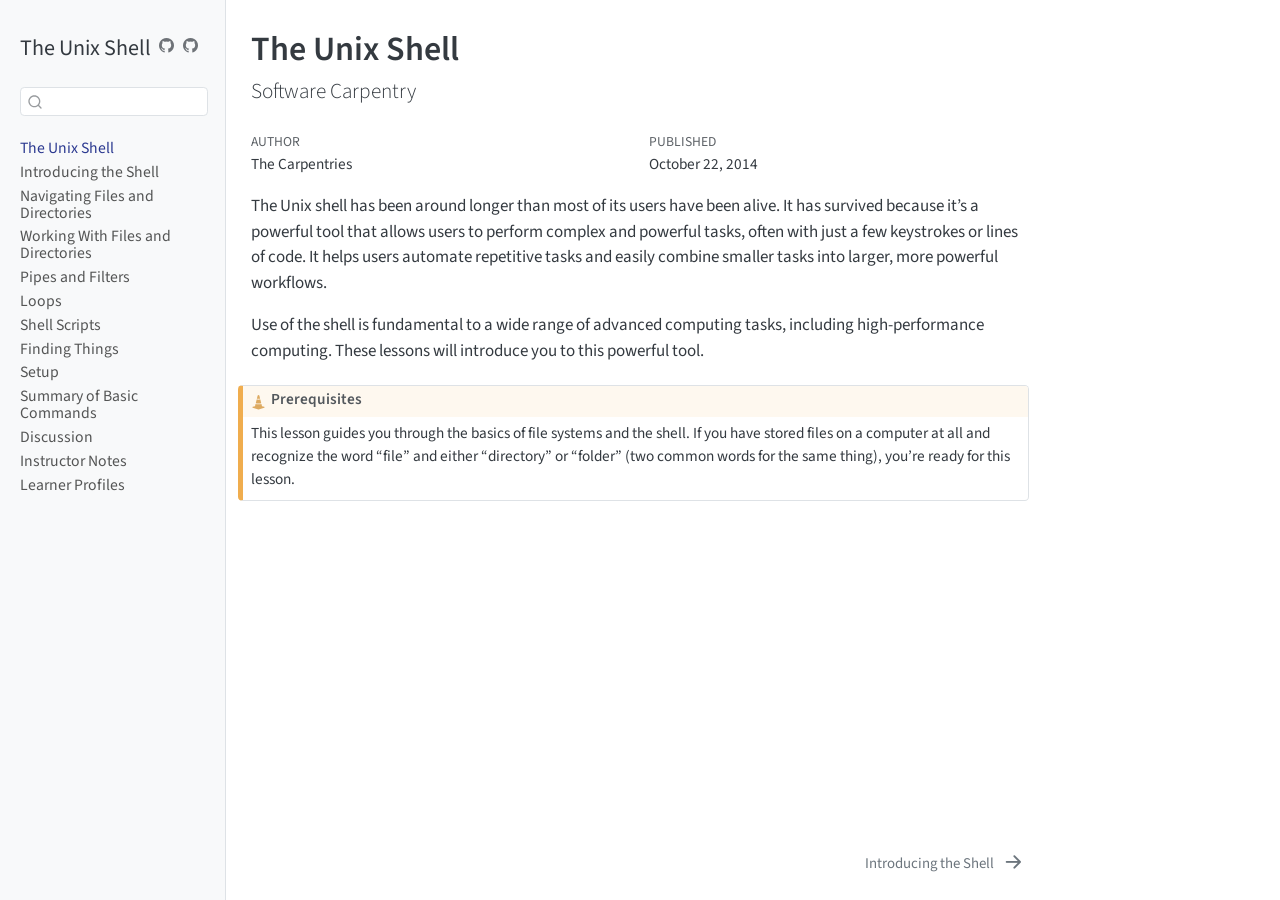
<file: docs/index.html>
<!DOCTYPE html>
<html xmlns="http://www.w3.org/1999/xhtml" lang="en" xml:lang="en"><head>

<meta charset="utf-8">
<meta name="generator" content="quarto-1.9.38">

<meta name="viewport" content="width=device-width, initial-scale=1.0, user-scalable=yes">

<meta name="author" content="The Carpentries">
<meta name="dcterms.date" content="2014-10-22">

<title>The Unix Shell</title>
<style>
/* Default styles provided by pandoc.
** See https://pandoc.org/MANUAL.html#variables-for-html for config info.
*/
code{white-space: pre-wrap;}
span.smallcaps{font-variant: small-caps;}
div.columns{display: flex; gap: min(4vw, 1.5em);}
div.column{flex: auto; overflow-x: auto;}
div.hanging-indent{margin-left: 1.5em; text-indent: -1.5em;}
ul.task-list{list-style: none;}
ul.task-list li input[type="checkbox"] {
  width: 0.8em;
  margin: 0 0.8em 0.2em -1em; /* quarto-specific, see https://github.com/quarto-dev/quarto-cli/issues/4556 */ 
  vertical-align: middle;
}
</style>


<script src="site_libs/quarto-nav/quarto-nav.js"></script>
<script src="site_libs/quarto-nav/headroom.min.js"></script>
<script src="site_libs/clipboard/clipboard.min.js"></script>
<script src="site_libs/quarto-search/autocomplete.umd.js"></script>
<script src="site_libs/quarto-search/fuse.min.js"></script>
<script src="site_libs/quarto-search/quarto-search.js"></script>
<meta name="quarto:offset" content="./">
<link href="./01-intro.html" rel="next">
<script src="site_libs/quarto-html/quarto.js" type="module"></script>
<script src="site_libs/quarto-html/tabsets/tabsets.js" type="module"></script>
<script src="site_libs/quarto-html/popper.min.js"></script>
<script src="site_libs/quarto-html/tippy.umd.min.js"></script>
<script src="site_libs/quarto-html/anchor.min.js"></script>
<link href="site_libs/quarto-html/tippy.css" rel="stylesheet">
<link href="site_libs/quarto-html/quarto-syntax-highlighting-15634bcf2e68342d4ad2dfa704d543f6.css" rel="stylesheet" id="quarto-text-highlighting-styles">
<script src="site_libs/bootstrap/bootstrap.min.js"></script>
<link href="site_libs/bootstrap/bootstrap-icons.css" rel="stylesheet">
<link href="site_libs/bootstrap/bootstrap-d099bbf68dda2fcb8e51eb793c421ddb.min.css" rel="stylesheet" append-hash="true" id="quarto-bootstrap" data-mode="light">
<script id="quarto-search-options" type="application/json">{
  "location": "sidebar",
  "copy-button": false,
  "collapse-after": 3,
  "panel-placement": "start",
  "type": "textbox",
  "limit": 50,
  "keyboard-shortcut": [
    "f",
    "/",
    "s"
  ],
  "show-item-context": false,
  "language": {
    "search-no-results-text": "No results",
    "search-matching-documents-text": "matching documents",
    "search-copy-link-title": "Copy link to search",
    "search-hide-matches-text": "Hide additional matches",
    "search-more-match-text": "more match in this document",
    "search-more-matches-text": "more matches in this document",
    "search-clear-button-title": "Clear",
    "search-text-placeholder": "",
    "search-detached-cancel-button-title": "Cancel",
    "search-submit-button-title": "Submit",
    "search-label": "Search"
  }
}</script>


</head>

<body class="nav-sidebar docked quarto-light">

<div id="quarto-search-results"></div>
  <header id="quarto-header" class="headroom fixed-top">
  <nav class="quarto-secondary-nav">
    <div class="container-fluid d-flex">
      <button type="button" class="quarto-btn-toggle btn" data-bs-toggle="collapse" role="button" data-bs-target=".quarto-sidebar-collapse-item" aria-controls="quarto-sidebar" aria-expanded="false" aria-label="Toggle sidebar navigation" onclick="if (window.quartoToggleHeadroom) { window.quartoToggleHeadroom(); }">
        <i class="bi bi-layout-text-sidebar-reverse"></i>
      </button>
        <nav class="quarto-page-breadcrumbs" aria-label="breadcrumb"><ol class="breadcrumb"><li class="breadcrumb-item"><a href="./index.html"><span class="chapter-title">The Unix Shell</span></a></li></ol></nav>
        <a class="flex-grow-1" role="navigation" data-bs-toggle="collapse" data-bs-target=".quarto-sidebar-collapse-item" aria-controls="quarto-sidebar" aria-expanded="false" aria-label="Toggle sidebar navigation" onclick="if (window.quartoToggleHeadroom) { window.quartoToggleHeadroom(); }">      
        </a>
      <button type="button" class="btn quarto-search-button" aria-label="Search" onclick="window.quartoOpenSearch();">
        <i class="bi bi-search"></i>
      </button>
    </div>
  </nav>
</header>
<!-- content -->
<div id="quarto-content" class="quarto-container page-columns page-rows-contents page-layout-article">
<!-- sidebar -->
  <nav id="quarto-sidebar" class="sidebar collapse collapse-horizontal quarto-sidebar-collapse-item sidebar-navigation docked overflow-auto">
    <div class="pt-lg-2 mt-2 text-left sidebar-header">
    <div class="sidebar-title mb-0 py-0">
      <a href="./">The Unix Shell</a> 
        <div class="sidebar-tools-main">
    <a href="https://github.com/swcarpentry/shell-novice" title="" class="quarto-navigation-tool px-1" aria-label=""><i class="bi bi-github"></i></a>
    <a href="https://github.com/swcarpentry/shell-novice" title="Source Code" class="quarto-navigation-tool px-1" aria-label="Source Code"><i class="bi bi-github"></i></a>
</div>
    </div>
      </div>
        <div class="mt-2 flex-shrink-0 align-items-center">
        <div class="sidebar-search">
        <div id="quarto-search" class="" title="Search"></div>
        </div>
        </div>
    <div class="sidebar-menu-container"> 
    <ul class="list-unstyled mt-1">
        <li class="sidebar-item">
  <div class="sidebar-item-container"> 
  <a href="./index.html" class="sidebar-item-text sidebar-link active"><span class="chapter-title">The Unix Shell</span></a>
  </div>
</li>
        <li class="sidebar-item">
  <div class="sidebar-item-container"> 
  <a href="./01-intro.html" class="sidebar-item-text sidebar-link"><span class="chapter-title">Introducing the Shell</span></a>
  </div>
</li>
        <li class="sidebar-item">
  <div class="sidebar-item-container"> 
  <a href="./02-filedir.html" class="sidebar-item-text sidebar-link"><span class="chapter-title">Navigating Files and Directories</span></a>
  </div>
</li>
        <li class="sidebar-item">
  <div class="sidebar-item-container"> 
  <a href="./03-create.html" class="sidebar-item-text sidebar-link"><span class="chapter-title">Working With Files and Directories</span></a>
  </div>
</li>
        <li class="sidebar-item">
  <div class="sidebar-item-container"> 
  <a href="./04-pipefilter.html" class="sidebar-item-text sidebar-link"><span class="chapter-title">Pipes and Filters</span></a>
  </div>
</li>
        <li class="sidebar-item">
  <div class="sidebar-item-container"> 
  <a href="./05-loop.html" class="sidebar-item-text sidebar-link"><span class="chapter-title">Loops</span></a>
  </div>
</li>
        <li class="sidebar-item">
  <div class="sidebar-item-container"> 
  <a href="./06-script.html" class="sidebar-item-text sidebar-link"><span class="chapter-title">Shell Scripts</span></a>
  </div>
</li>
        <li class="sidebar-item">
  <div class="sidebar-item-container"> 
  <a href="./07-find.html" class="sidebar-item-text sidebar-link"><span class="chapter-title">Finding Things</span></a>
  </div>
</li>
        <li class="sidebar-item">
  <div class="sidebar-item-container"> 
  <a href="./setup.html" class="sidebar-item-text sidebar-link"><span class="chapter-title">Setup</span></a>
  </div>
</li>
        <li class="sidebar-item">
  <div class="sidebar-item-container"> 
  <a href="./reference.html" class="sidebar-item-text sidebar-link"><span class="chapter-title">Summary of Basic Commands</span></a>
  </div>
</li>
        <li class="sidebar-item">
  <div class="sidebar-item-container"> 
  <a href="./discuss.html" class="sidebar-item-text sidebar-link"><span class="chapter-title">Discussion</span></a>
  </div>
</li>
        <li class="sidebar-item">
  <div class="sidebar-item-container"> 
  <a href="./instructor-notes.html" class="sidebar-item-text sidebar-link"><span class="chapter-title">Instructor Notes</span></a>
  </div>
</li>
        <li class="sidebar-item">
  <div class="sidebar-item-container"> 
  <a href="./learner-profiles.html" class="sidebar-item-text sidebar-link"><span class="chapter-title">Learner Profiles</span></a>
  </div>
</li>
    </ul>
    </div>
</nav>
<div id="quarto-sidebar-glass" class="quarto-sidebar-collapse-item" data-bs-toggle="collapse" data-bs-target=".quarto-sidebar-collapse-item"></div>
<!-- margin-sidebar -->
    <div id="quarto-margin-sidebar" class="sidebar margin-sidebar zindex-bottom">
        
    </div>
<!-- main -->
<main class="content" id="quarto-document-content">

<header id="title-block-header" class="quarto-title-block default">
<div class="quarto-title">
<h1 class="title">The Unix Shell</h1>
<p class="subtitle lead">Software Carpentry</p>
</div>



<div class="quarto-title-meta">

    <div>
    <div class="quarto-title-meta-heading">Author</div>
    <div class="quarto-title-meta-contents">
             <p>The Carpentries </p>
          </div>
  </div>
    
    <div>
    <div class="quarto-title-meta-heading">Published</div>
    <div class="quarto-title-meta-contents">
      <p class="date">October 22, 2014</p>
    </div>
  </div>
  
    
  </div>
  


</header>


<p>The Unix shell has been around longer than most of its users have been alive. It has survived because it’s a powerful tool that allows users to perform complex and powerful tasks, often with just a few keystrokes or lines of code. It helps users automate repetitive tasks and easily combine smaller tasks into larger, more powerful workflows.</p>
<p>Use of the shell is fundamental to a wide range of advanced computing tasks, including high-performance computing. These lessons will introduce you to this powerful tool.</p>
<div class="callout callout-style-default callout-caution callout-titled" title="Prerequisites">
<div class="callout-header d-flex align-content-center">
<div class="callout-icon-container">
<i class="callout-icon"></i>
</div>
<div class="callout-title-container flex-fill">
<span class="screen-reader-only">Caution</span>Prerequisites
</div>
</div>
<div class="callout-body-container callout-body">
<p>This lesson guides you through the basics of file systems and the shell. If you have stored files on a computer at all and recognize the word “file” and either “directory” or “folder” (two common words for the same thing), you’re ready for this lesson.</p>
</div>
</div>



</main> <!-- /main -->
<script id="quarto-html-after-body" type="application/javascript">
  window.document.addEventListener("DOMContentLoaded", function (event) {
    const icon = "";
    const anchorJS = new window.AnchorJS();
    anchorJS.options = {
      placement: 'right',
      icon: icon
    };
    anchorJS.add('.anchored');
    const isCodeAnnotation = (el) => {
      for (const clz of el.classList) {
        if (clz.startsWith('code-annotation-')) {                     
          return true;
        }
      }
      return false;
    }
    const onCopySuccess = function(e) {
      // button target
      const button = e.trigger;
      // don't keep focus
      button.blur();
      // flash "checked"
      button.classList.add('code-copy-button-checked');
      var currentTitle = button.getAttribute("title");
      button.setAttribute("title", "Copied!");
      let tooltip;
      if (window.bootstrap) {
        button.setAttribute("data-bs-toggle", "tooltip");
        button.setAttribute("data-bs-placement", "left");
        button.setAttribute("data-bs-title", "Copied!");
        tooltip = new bootstrap.Tooltip(button, 
          { trigger: "manual", 
            customClass: "code-copy-button-tooltip",
            offset: [0, -8]});
        tooltip.show();    
      }
      setTimeout(function() {
        if (tooltip) {
          tooltip.hide();
          button.removeAttribute("data-bs-title");
          button.removeAttribute("data-bs-toggle");
          button.removeAttribute("data-bs-placement");
        }
        button.setAttribute("title", currentTitle);
        button.classList.remove('code-copy-button-checked');
      }, 1000);
      // clear code selection
      e.clearSelection();
    }
    const getTextToCopy = function(trigger) {
      const outerScaffold = trigger.parentElement.cloneNode(true);
      const codeEl = outerScaffold.querySelector('code');
      for (const childEl of codeEl.children) {
        if (isCodeAnnotation(childEl)) {
          childEl.remove();
        }
      }
      return codeEl.innerText;
    }
    const clipboard = new window.ClipboardJS('.code-copy-button:not([data-in-quarto-modal])', {
      text: getTextToCopy
    });
    clipboard.on('success', onCopySuccess);
    if (window.document.getElementById('quarto-embedded-source-code-modal')) {
      const clipboardModal = new window.ClipboardJS('.code-copy-button[data-in-quarto-modal]', {
        text: getTextToCopy,
        container: window.document.getElementById('quarto-embedded-source-code-modal')
      });
      clipboardModal.on('success', onCopySuccess);
    }
      var localhostRegex = new RegExp(/^(?:http|https):\/\/localhost\:?[0-9]*\//);
      var mailtoRegex = new RegExp(/^mailto:/);
        var filterRegex = new RegExp('/' + window.location.host + '/');
      var isInternal = (href) => {
          return filterRegex.test(href) || localhostRegex.test(href) || mailtoRegex.test(href);
      }
      // Inspect non-navigation links and adorn them if external
     var links = window.document.querySelectorAll('a[href]:not(.nav-link):not(.navbar-brand):not(.toc-action):not(.sidebar-link):not(.sidebar-item-toggle):not(.pagination-link):not(.no-external):not([aria-hidden]):not(.dropdown-item):not(.quarto-navigation-tool):not(.about-link)');
      for (var i=0; i<links.length; i++) {
        const link = links[i];
        if (!isInternal(link.href)) {
          // undo the damage that might have been done by quarto-nav.js in the case of
          // links that we want to consider external
          if (link.dataset.originalHref !== undefined) {
            link.href = link.dataset.originalHref;
          }
        }
      }
    function tippyHover(el, contentFn, onTriggerFn, onUntriggerFn) {
      const config = {
        allowHTML: true,
        maxWidth: 500,
        delay: 100,
        arrow: false,
        appendTo: function(el) {
            return el.parentElement;
        },
        interactive: true,
        interactiveBorder: 10,
        theme: 'quarto',
        placement: 'bottom-start',
      };
      if (contentFn) {
        config.content = contentFn;
      }
      if (onTriggerFn) {
        config.onTrigger = onTriggerFn;
      }
      if (onUntriggerFn) {
        config.onUntrigger = onUntriggerFn;
      }
      window.tippy(el, config); 
    }
    const noterefs = window.document.querySelectorAll('a[role="doc-noteref"]');
    for (var i=0; i<noterefs.length; i++) {
      const ref = noterefs[i];
      tippyHover(ref, function() {
        // use id or data attribute instead here
        let href = ref.getAttribute('data-footnote-href') || ref.getAttribute('href');
        try { href = new URL(href).hash; } catch {}
        const id = href.replace(/^#\/?/, "");
        const note = window.document.getElementById(id);
        if (note) {
          return note.innerHTML;
        } else {
          return "";
        }
      });
    }
    const xrefs = window.document.querySelectorAll('a.quarto-xref');
    const processXRef = (id, note) => {
      // Strip column container classes
      const stripColumnClz = (el) => {
        el.classList.remove("page-full", "page-columns");
        if (el.children) {
          for (const child of el.children) {
            stripColumnClz(child);
          }
        }
      }
      stripColumnClz(note)
      if (id === null || id.startsWith('sec-')) {
        // Special case sections, only their first couple elements
        const container = document.createElement("div");
        if (note.children && note.children.length > 2) {
          container.appendChild(note.children[0].cloneNode(true));
          for (let i = 1; i < note.children.length; i++) {
            const child = note.children[i];
            if (child.tagName === "P" && child.innerText === "") {
              continue;
            } else {
              container.appendChild(child.cloneNode(true));
              break;
            }
          }
          if (window.Quarto?.typesetMath) {
            window.Quarto.typesetMath(container);
          }
          return container.innerHTML
        } else {
          if (window.Quarto?.typesetMath) {
            window.Quarto.typesetMath(note);
          }
          return note.innerHTML;
        }
      } else {
        // Remove any anchor links if they are present
        const anchorLink = note.querySelector('a.anchorjs-link');
        if (anchorLink) {
          anchorLink.remove();
        }
        if (window.Quarto?.typesetMath) {
          window.Quarto.typesetMath(note);
        }
        if (note.classList.contains("callout")) {
          return note.outerHTML;
        } else {
          return note.innerHTML;
        }
      }
    }
    for (var i=0; i<xrefs.length; i++) {
      const xref = xrefs[i];
      tippyHover(xref, undefined, function(instance) {
        instance.disable();
        let url = xref.getAttribute('href');
        let hash = undefined; 
        if (url.startsWith('#')) {
          hash = url;
        } else {
          try { hash = new URL(url).hash; } catch {}
        }
        if (hash) {
          const id = hash.replace(/^#\/?/, "");
          const note = window.document.getElementById(id);
          if (note !== null) {
            try {
              const html = processXRef(id, note.cloneNode(true));
              instance.setContent(html);
            } finally {
              instance.enable();
              instance.show();
            }
          } else {
            // See if we can fetch this
            fetch(url.split('#')[0])
            .then(res => res.text())
            .then(html => {
              const parser = new DOMParser();
              const htmlDoc = parser.parseFromString(html, "text/html");
              const note = htmlDoc.getElementById(id);
              if (note !== null) {
                const html = processXRef(id, note);
                instance.setContent(html);
              } 
            }).finally(() => {
              instance.enable();
              instance.show();
            });
          }
        } else {
          // See if we can fetch a full url (with no hash to target)
          // This is a special case and we should probably do some content thinning / targeting
          fetch(url)
          .then(res => res.text())
          .then(html => {
            const parser = new DOMParser();
            const htmlDoc = parser.parseFromString(html, "text/html");
            const note = htmlDoc.querySelector('main.content');
            if (note !== null) {
              // This should only happen for chapter cross references
              // (since there is no id in the URL)
              // remove the first header
              if (note.children.length > 0 && note.children[0].tagName === "HEADER") {
                note.children[0].remove();
              }
              const html = processXRef(null, note);
              instance.setContent(html);
            } 
          }).finally(() => {
            instance.enable();
            instance.show();
          });
        }
      }, function(instance) {
      });
    }
        let selectedAnnoteEl;
        const selectorForAnnotation = ( cell, annotation) => {
          let cellAttr = 'data-code-cell="' + cell + '"';
          let lineAttr = 'data-code-annotation="' +  annotation + '"';
          const selector = 'span[' + cellAttr + '][' + lineAttr + ']';
          return selector;
        }
        const selectCodeLines = (annoteEl) => {
          const doc = window.document;
          const targetCell = annoteEl.getAttribute("data-target-cell");
          const targetAnnotation = annoteEl.getAttribute("data-target-annotation");
          const annoteSpan = window.document.querySelector(selectorForAnnotation(targetCell, targetAnnotation));
          const lines = annoteSpan.getAttribute("data-code-lines").split(",");
          const lineIds = lines.map((line) => {
            return targetCell + "-" + line;
          })
          let top = null;
          let height = null;
          let parent = null;
          if (lineIds.length > 0) {
              //compute the position of the single el (top and bottom and make a div)
              const el = window.document.getElementById(lineIds[0]);
              top = el.offsetTop;
              height = el.offsetHeight;
              parent = el.parentElement.parentElement;
            if (lineIds.length > 1) {
              const lastEl = window.document.getElementById(lineIds[lineIds.length - 1]);
              const bottom = lastEl.offsetTop + lastEl.offsetHeight;
              height = bottom - top;
            }
            if (top !== null && height !== null && parent !== null) {
              // cook up a div (if necessary) and position it 
              let div = window.document.getElementById("code-annotation-line-highlight");
              if (div === null) {
                div = window.document.createElement("div");
                div.setAttribute("id", "code-annotation-line-highlight");
                div.style.position = 'absolute';
                parent.appendChild(div);
              }
              div.style.top = top - 2 + "px";
              div.style.height = height + 4 + "px";
              div.style.left = 0;
              let gutterDiv = window.document.getElementById("code-annotation-line-highlight-gutter");
              if (gutterDiv === null) {
                gutterDiv = window.document.createElement("div");
                gutterDiv.setAttribute("id", "code-annotation-line-highlight-gutter");
                gutterDiv.style.position = 'absolute';
                const codeCell = window.document.getElementById(targetCell);
                const gutter = codeCell.querySelector('.code-annotation-gutter');
                gutter.appendChild(gutterDiv);
              }
              gutterDiv.style.top = top - 2 + "px";
              gutterDiv.style.height = height + 4 + "px";
            }
            selectedAnnoteEl = annoteEl;
          }
        };
        const unselectCodeLines = () => {
          const elementsIds = ["code-annotation-line-highlight", "code-annotation-line-highlight-gutter"];
          elementsIds.forEach((elId) => {
            const div = window.document.getElementById(elId);
            if (div) {
              div.remove();
            }
          });
          selectedAnnoteEl = undefined;
        };
          // Handle positioning of the toggle
      window.addEventListener(
        "resize",
        throttle(() => {
          elRect = undefined;
          if (selectedAnnoteEl) {
            selectCodeLines(selectedAnnoteEl);
          }
        }, 10)
      );
      function throttle(fn, ms) {
      let throttle = false;
      let timer;
        return (...args) => {
          if(!throttle) { // first call gets through
              fn.apply(this, args);
              throttle = true;
          } else { // all the others get throttled
              if(timer) clearTimeout(timer); // cancel #2
              timer = setTimeout(() => {
                fn.apply(this, args);
                timer = throttle = false;
              }, ms);
          }
        };
      }
        // Attach click handler to the DT
        const annoteDls = window.document.querySelectorAll('dt[data-target-cell]');
        for (const annoteDlNode of annoteDls) {
          annoteDlNode.addEventListener('click', (event) => {
            const clickedEl = event.target;
            if (clickedEl !== selectedAnnoteEl) {
              unselectCodeLines();
              const activeEl = window.document.querySelector('dt[data-target-cell].code-annotation-active');
              if (activeEl) {
                activeEl.classList.remove('code-annotation-active');
              }
              selectCodeLines(clickedEl);
              clickedEl.classList.add('code-annotation-active');
            } else {
              // Unselect the line
              unselectCodeLines();
              clickedEl.classList.remove('code-annotation-active');
            }
          });
        }
    const findCites = (el) => {
      const parentEl = el.parentElement;
      if (parentEl) {
        const cites = parentEl.dataset.cites;
        if (cites) {
          return {
            el,
            cites: cites.split(' ')
          };
        } else {
          return findCites(el.parentElement)
        }
      } else {
        return undefined;
      }
    };
    var bibliorefs = window.document.querySelectorAll('a[role="doc-biblioref"]');
    for (var i=0; i<bibliorefs.length; i++) {
      const ref = bibliorefs[i];
      const citeInfo = findCites(ref);
      if (citeInfo) {
        tippyHover(citeInfo.el, function() {
          var popup = window.document.createElement('div');
          citeInfo.cites.forEach(function(cite) {
            var citeDiv = window.document.createElement('div');
            citeDiv.classList.add('hanging-indent');
            citeDiv.classList.add('csl-entry');
            var biblioDiv = window.document.getElementById('ref-' + cite);
            if (biblioDiv) {
              citeDiv.innerHTML = biblioDiv.innerHTML;
            }
            popup.appendChild(citeDiv);
          });
          return popup.innerHTML;
        });
      }
    }
  });
  </script>
<nav class="page-navigation">
  <div class="nav-page nav-page-previous">
  </div>
  <div class="nav-page nav-page-next">
      <a href="./01-intro.html" class="pagination-link" aria-label="Introducing the Shell">
        <span class="nav-page-text"><span class="chapter-title">Introducing the Shell</span></span> <i class="bi bi-arrow-right-short"></i>
      </a>
  </div>
</nav>
</div> <!-- /content -->




</body></html>
</file>
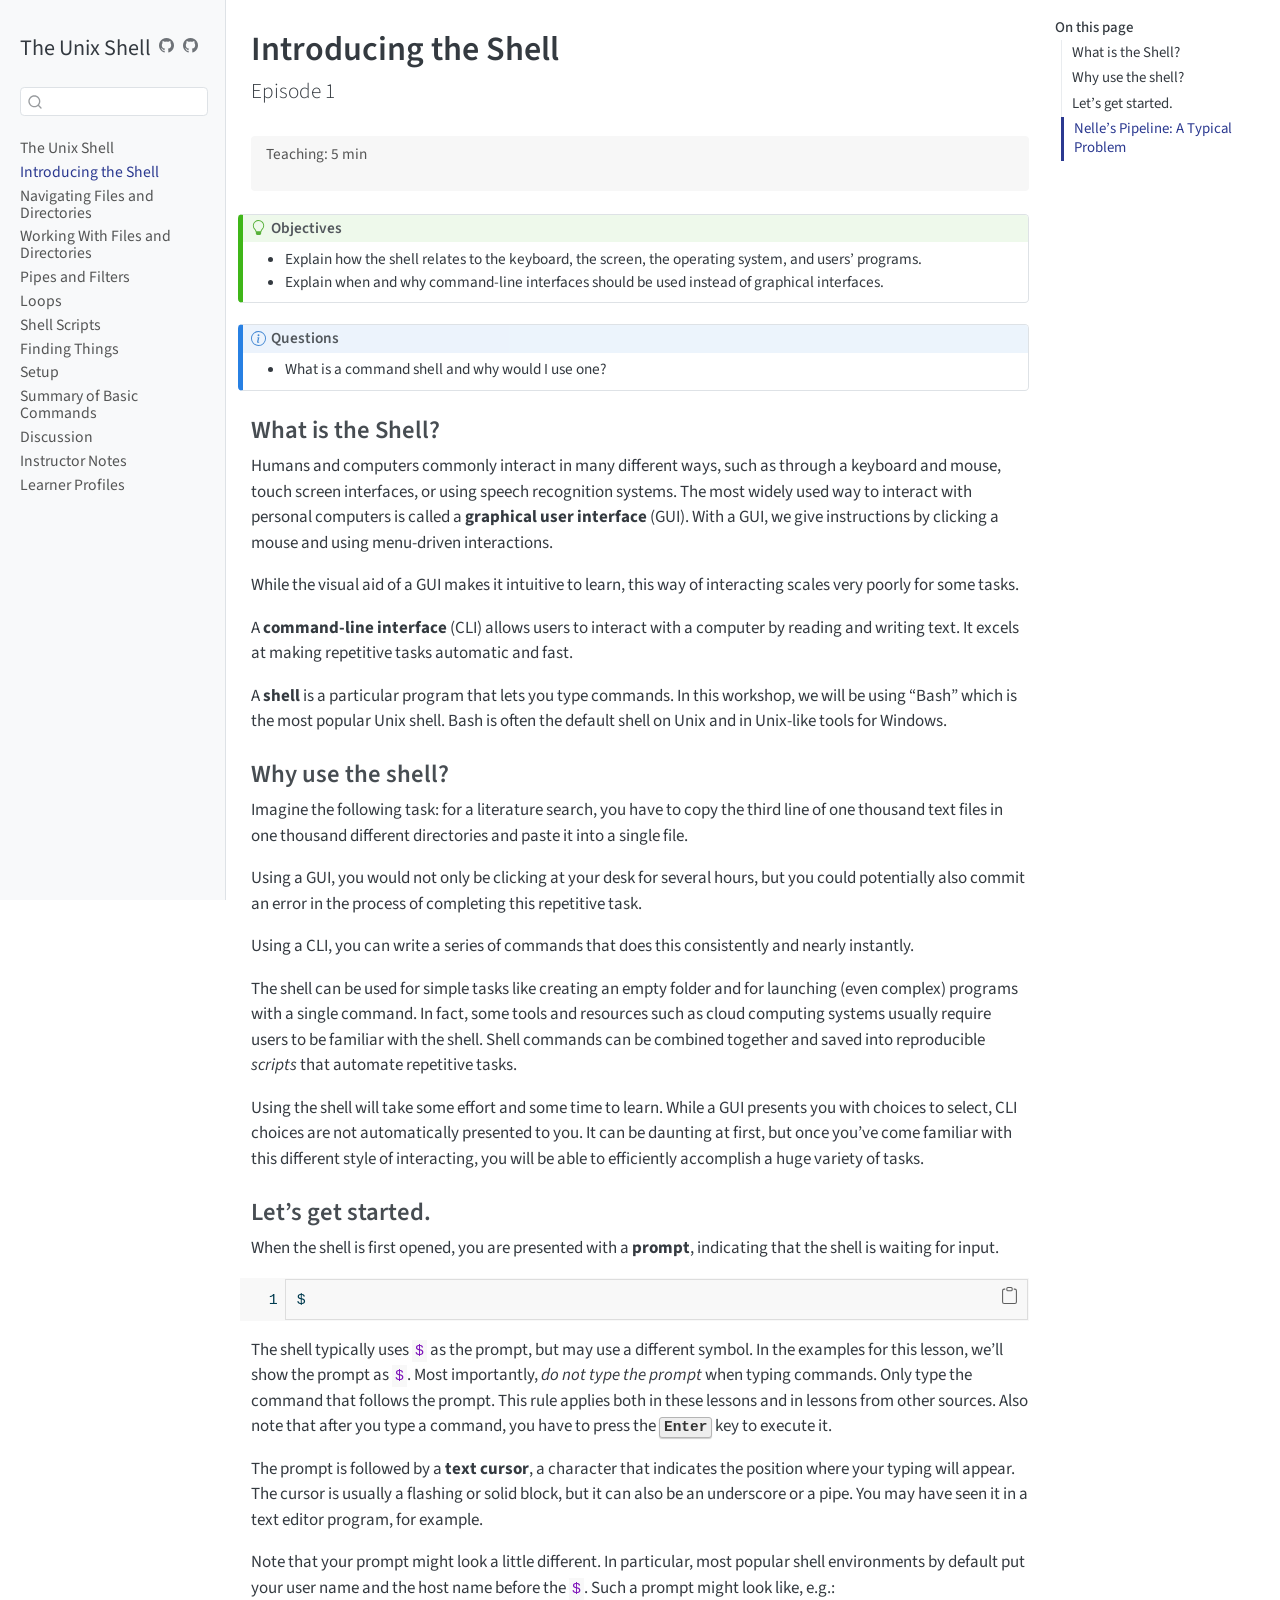
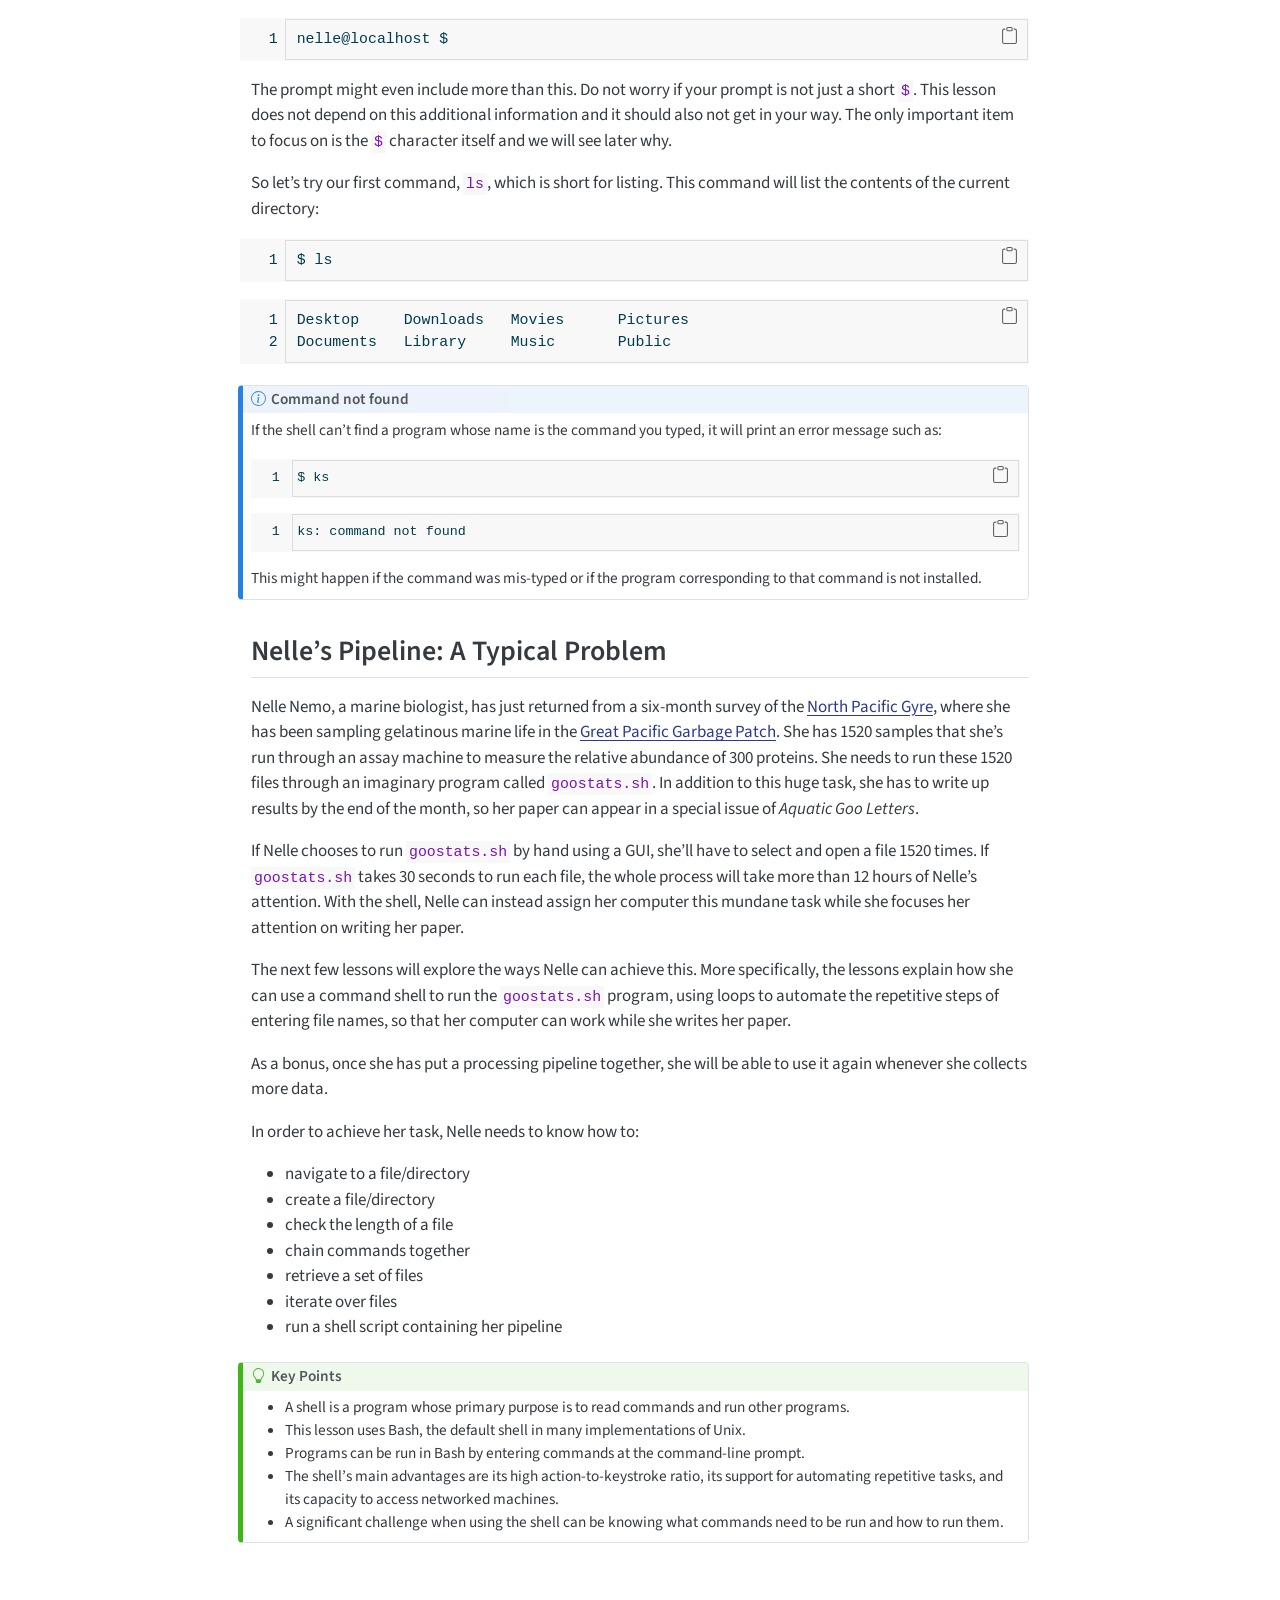
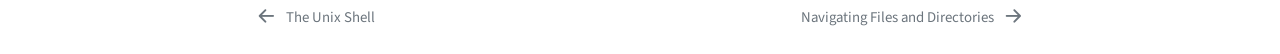
<file: docs/01-intro.html>
<!DOCTYPE html>
<html xmlns="http://www.w3.org/1999/xhtml" lang="en" xml:lang="en"><head>

<meta charset="utf-8">
<meta name="generator" content="quarto-1.9.38">

<meta name="viewport" content="width=device-width, initial-scale=1.0, user-scalable=yes">


<title>Introducing the Shell – The Unix Shell</title>
<style>
/* Default styles provided by pandoc.
** See https://pandoc.org/MANUAL.html#variables-for-html for config info.
*/
code{white-space: pre-wrap;}
span.smallcaps{font-variant: small-caps;}
div.columns{display: flex; gap: min(4vw, 1.5em);}
div.column{flex: auto; overflow-x: auto;}
div.hanging-indent{margin-left: 1.5em; text-indent: -1.5em;}
ul.task-list{list-style: none;}
ul.task-list li input[type="checkbox"] {
  width: 0.8em;
  margin: 0 0.8em 0.2em -1em; /* quarto-specific, see https://github.com/quarto-dev/quarto-cli/issues/4556 */ 
  vertical-align: middle;
}
/* CSS for syntax highlighting */
html { -webkit-text-size-adjust: 100%; }
pre > code.sourceCode { white-space: pre; position: relative; }
pre > code.sourceCode > span { display: inline-block; line-height: 1.25; }
pre > code.sourceCode > span:empty { height: 1.2em; }
.sourceCode { overflow: visible; }
code.sourceCode > span { color: inherit; text-decoration: inherit; }
div.sourceCode { margin: 1em 0; }
pre.sourceCode { margin: 0; }
@media screen {
div.sourceCode { overflow: auto; }
}
@media print {
pre > code.sourceCode { white-space: pre-wrap; }
pre > code.sourceCode > span { text-indent: -5em; padding-left: 5em; }
}
pre.numberSource code
  { counter-reset: source-line 0; }
pre.numberSource code > span
  { position: relative; left: -4em; counter-increment: source-line; }
pre.numberSource code > span > a:first-child::before
  { content: counter(source-line);
    position: relative; left: -1em; text-align: right; vertical-align: baseline;
    border: none; display: inline-block;
    -webkit-touch-callout: none; -webkit-user-select: none;
    -khtml-user-select: none; -moz-user-select: none;
    -ms-user-select: none; user-select: none;
    padding: 0 4px; width: 4em;
  }
pre.numberSource { margin-left: 3em;  padding-left: 4px; }
div.sourceCode
  {   }
@media screen {
pre > code.sourceCode > span > a:first-child::before { text-decoration: underline; }
}
</style>


<script src="site_libs/quarto-nav/quarto-nav.js"></script>
<script src="site_libs/quarto-nav/headroom.min.js"></script>
<script src="site_libs/clipboard/clipboard.min.js"></script>
<script src="site_libs/quarto-search/autocomplete.umd.js"></script>
<script src="site_libs/quarto-search/fuse.min.js"></script>
<script src="site_libs/quarto-search/quarto-search.js"></script>
<meta name="quarto:offset" content="./">
<link href="./02-filedir.html" rel="next">
<link href="./index.html" rel="prev">
<script src="site_libs/quarto-html/quarto.js" type="module"></script>
<script src="site_libs/quarto-html/tabsets/tabsets.js" type="module"></script>
<script src="site_libs/quarto-html/popper.min.js"></script>
<script src="site_libs/quarto-html/tippy.umd.min.js"></script>
<script src="site_libs/quarto-html/anchor.min.js"></script>
<link href="site_libs/quarto-html/tippy.css" rel="stylesheet">
<link href="site_libs/quarto-html/quarto-syntax-highlighting-15634bcf2e68342d4ad2dfa704d543f6.css" rel="stylesheet" id="quarto-text-highlighting-styles">
<script src="site_libs/bootstrap/bootstrap.min.js"></script>
<link href="site_libs/bootstrap/bootstrap-icons.css" rel="stylesheet">
<link href="site_libs/bootstrap/bootstrap-d099bbf68dda2fcb8e51eb793c421ddb.min.css" rel="stylesheet" append-hash="true" id="quarto-bootstrap" data-mode="light">
<script id="quarto-search-options" type="application/json">{
  "location": "sidebar",
  "copy-button": false,
  "collapse-after": 3,
  "panel-placement": "start",
  "type": "textbox",
  "limit": 50,
  "keyboard-shortcut": [
    "f",
    "/",
    "s"
  ],
  "show-item-context": false,
  "language": {
    "search-no-results-text": "No results",
    "search-matching-documents-text": "matching documents",
    "search-copy-link-title": "Copy link to search",
    "search-hide-matches-text": "Hide additional matches",
    "search-more-match-text": "more match in this document",
    "search-more-matches-text": "more matches in this document",
    "search-clear-button-title": "Clear",
    "search-text-placeholder": "",
    "search-detached-cancel-button-title": "Cancel",
    "search-submit-button-title": "Submit",
    "search-label": "Search"
  }
}</script>


</head>

<body class="nav-sidebar docked quarto-light">

<div id="quarto-search-results"></div>
  <header id="quarto-header" class="headroom fixed-top">
  <nav class="quarto-secondary-nav">
    <div class="container-fluid d-flex">
      <button type="button" class="quarto-btn-toggle btn" data-bs-toggle="collapse" role="button" data-bs-target=".quarto-sidebar-collapse-item" aria-controls="quarto-sidebar" aria-expanded="false" aria-label="Toggle sidebar navigation" onclick="if (window.quartoToggleHeadroom) { window.quartoToggleHeadroom(); }">
        <i class="bi bi-layout-text-sidebar-reverse"></i>
      </button>
        <nav class="quarto-page-breadcrumbs" aria-label="breadcrumb"><ol class="breadcrumb"><li class="breadcrumb-item"><a href="./01-intro.html"><span class="chapter-title">Introducing the Shell</span></a></li></ol></nav>
        <a class="flex-grow-1" role="navigation" data-bs-toggle="collapse" data-bs-target=".quarto-sidebar-collapse-item" aria-controls="quarto-sidebar" aria-expanded="false" aria-label="Toggle sidebar navigation" onclick="if (window.quartoToggleHeadroom) { window.quartoToggleHeadroom(); }">      
        </a>
      <button type="button" class="btn quarto-search-button" aria-label="Search" onclick="window.quartoOpenSearch();">
        <i class="bi bi-search"></i>
      </button>
    </div>
  </nav>
</header>
<!-- content -->
<div id="quarto-content" class="quarto-container page-columns page-rows-contents page-layout-article">
<!-- sidebar -->
  <nav id="quarto-sidebar" class="sidebar collapse collapse-horizontal quarto-sidebar-collapse-item sidebar-navigation docked overflow-auto">
    <div class="pt-lg-2 mt-2 text-left sidebar-header">
    <div class="sidebar-title mb-0 py-0">
      <a href="./">The Unix Shell</a> 
        <div class="sidebar-tools-main">
    <a href="https://github.com/swcarpentry/shell-novice" title="" class="quarto-navigation-tool px-1" aria-label=""><i class="bi bi-github"></i></a>
    <a href="https://github.com/swcarpentry/shell-novice" title="Source Code" class="quarto-navigation-tool px-1" aria-label="Source Code"><i class="bi bi-github"></i></a>
</div>
    </div>
      </div>
        <div class="mt-2 flex-shrink-0 align-items-center">
        <div class="sidebar-search">
        <div id="quarto-search" class="" title="Search"></div>
        </div>
        </div>
    <div class="sidebar-menu-container"> 
    <ul class="list-unstyled mt-1">
        <li class="sidebar-item">
  <div class="sidebar-item-container"> 
  <a href="./index.html" class="sidebar-item-text sidebar-link"><span class="chapter-title">The Unix Shell</span></a>
  </div>
</li>
        <li class="sidebar-item">
  <div class="sidebar-item-container"> 
  <a href="./01-intro.html" class="sidebar-item-text sidebar-link active"><span class="chapter-title">Introducing the Shell</span></a>
  </div>
</li>
        <li class="sidebar-item">
  <div class="sidebar-item-container"> 
  <a href="./02-filedir.html" class="sidebar-item-text sidebar-link"><span class="chapter-title">Navigating Files and Directories</span></a>
  </div>
</li>
        <li class="sidebar-item">
  <div class="sidebar-item-container"> 
  <a href="./03-create.html" class="sidebar-item-text sidebar-link"><span class="chapter-title">Working With Files and Directories</span></a>
  </div>
</li>
        <li class="sidebar-item">
  <div class="sidebar-item-container"> 
  <a href="./04-pipefilter.html" class="sidebar-item-text sidebar-link"><span class="chapter-title">Pipes and Filters</span></a>
  </div>
</li>
        <li class="sidebar-item">
  <div class="sidebar-item-container"> 
  <a href="./05-loop.html" class="sidebar-item-text sidebar-link"><span class="chapter-title">Loops</span></a>
  </div>
</li>
        <li class="sidebar-item">
  <div class="sidebar-item-container"> 
  <a href="./06-script.html" class="sidebar-item-text sidebar-link"><span class="chapter-title">Shell Scripts</span></a>
  </div>
</li>
        <li class="sidebar-item">
  <div class="sidebar-item-container"> 
  <a href="./07-find.html" class="sidebar-item-text sidebar-link"><span class="chapter-title">Finding Things</span></a>
  </div>
</li>
        <li class="sidebar-item">
  <div class="sidebar-item-container"> 
  <a href="./setup.html" class="sidebar-item-text sidebar-link"><span class="chapter-title">Setup</span></a>
  </div>
</li>
        <li class="sidebar-item">
  <div class="sidebar-item-container"> 
  <a href="./reference.html" class="sidebar-item-text sidebar-link"><span class="chapter-title">Summary of Basic Commands</span></a>
  </div>
</li>
        <li class="sidebar-item">
  <div class="sidebar-item-container"> 
  <a href="./discuss.html" class="sidebar-item-text sidebar-link"><span class="chapter-title">Discussion</span></a>
  </div>
</li>
        <li class="sidebar-item">
  <div class="sidebar-item-container"> 
  <a href="./instructor-notes.html" class="sidebar-item-text sidebar-link"><span class="chapter-title">Instructor Notes</span></a>
  </div>
</li>
        <li class="sidebar-item">
  <div class="sidebar-item-container"> 
  <a href="./learner-profiles.html" class="sidebar-item-text sidebar-link"><span class="chapter-title">Learner Profiles</span></a>
  </div>
</li>
    </ul>
    </div>
</nav>
<div id="quarto-sidebar-glass" class="quarto-sidebar-collapse-item" data-bs-toggle="collapse" data-bs-target=".quarto-sidebar-collapse-item"></div>
<!-- margin-sidebar -->
    <div id="quarto-margin-sidebar" class="sidebar margin-sidebar">
        <nav id="TOC" role="doc-toc" class="toc-active">
    <h2 id="toc-title">On this page</h2>
   
  <ul>
  <li><a href="#what-is-the-shell" id="toc-what-is-the-shell" class="nav-link active" data-scroll-target="#what-is-the-shell">What is the Shell?</a></li>
  <li><a href="#why-use-the-shell" id="toc-why-use-the-shell" class="nav-link" data-scroll-target="#why-use-the-shell">Why use the shell?</a></li>
  <li><a href="#lets-get-started." id="toc-lets-get-started." class="nav-link" data-scroll-target="#lets-get-started.">Let’s get started.</a></li>
  <li><a href="#nelles-pipeline-a-typical-problem" id="toc-nelles-pipeline-a-typical-problem" class="nav-link" data-scroll-target="#nelles-pipeline-a-typical-problem">Nelle’s Pipeline: A Typical Problem</a></li>
  </ul>
</nav>
    </div>
<!-- main -->
<main class="content" id="quarto-document-content">

<header id="title-block-header" class="quarto-title-block default">
<div class="quarto-title">
<h1 class="title"><span class="chapter-title">Introducing the Shell</span></h1>
<p class="subtitle lead">Episode 1</p>
</div>



<div class="quarto-title-meta">

    
  
    
  </div>
  


</header>


<div class="episode-meta">
<p>Teaching: 5 min</p>
</div>
<div class="callout callout-style-default callout-tip callout-titled" title="Objectives">
<div class="callout-header d-flex align-content-center">
<div class="callout-icon-container">
<i class="callout-icon"></i>
</div>
<div class="callout-title-container flex-fill">
<span class="screen-reader-only">Tip</span>Objectives
</div>
</div>
<div class="callout-body-container callout-body">
<ul>
<li>Explain how the shell relates to the keyboard, the screen, the operating system, and users’ programs.</li>
<li>Explain when and why command-line interfaces should be used instead of graphical interfaces.</li>
</ul>
</div>
</div>
<div class="callout callout-style-default callout-note callout-titled" title="Questions">
<div class="callout-header d-flex align-content-center">
<div class="callout-icon-container">
<i class="callout-icon"></i>
</div>
<div class="callout-title-container flex-fill">
<span class="screen-reader-only">Note</span>Questions
</div>
</div>
<div class="callout-body-container callout-body">
<ul>
<li>What is a command shell and why would I use one?</li>
</ul>
</div>
</div>
<section id="what-is-the-shell" class="level3">
<h3 class="anchored" data-anchor-id="what-is-the-shell">What is the Shell?</h3>
<p>Humans and computers commonly interact in many different ways, such as through a keyboard and mouse, touch screen interfaces, or using speech recognition systems. The most widely used way to interact with personal computers is called a <strong>graphical user interface</strong> (GUI). With a GUI, we give instructions by clicking a mouse and using menu-driven interactions.</p>
<p>While the visual aid of a GUI makes it intuitive to learn, this way of interacting scales very poorly for some tasks.</p>
<p>A <strong>command-line interface</strong> (CLI) allows users to interact with a computer by reading and writing text. It excels at making repetitive tasks automatic and fast.</p>
<p>A <strong>shell</strong> is a particular program that lets you type commands. In this workshop, we will be using “Bash” which is the most popular Unix shell. Bash is often the default shell on Unix and in Unix-like tools for Windows.</p>
</section>
<section id="why-use-the-shell" class="level3">
<h3 class="anchored" data-anchor-id="why-use-the-shell">Why use the shell?</h3>
<p>Imagine the following task: for a literature search, you have to copy the third line of one thousand text files in one thousand different directories and paste it into a single file.</p>
<p>Using a GUI, you would not only be clicking at your desk for several hours, but you could potentially also commit an error in the process of completing this repetitive task.</p>
<p>Using a CLI, you can write a series of commands that does this consistently and nearly instantly.</p>
<p>The shell can be used for simple tasks like creating an empty folder and for launching (even complex) programs with a single command. In fact, some tools and resources such as cloud computing systems usually require users to be familiar with the shell. Shell commands can be combined together and saved into reproducible <em>scripts</em> that automate repetitive tasks.</p>
<p>Using the shell will take some effort and some time to learn. While a GUI presents you with choices to select, CLI choices are not automatically presented to you. It can be daunting at first, but once you’ve come familiar with this different style of interacting, you will be able to efficiently accomplish a huge variety of tasks.</p>
</section>
<section id="lets-get-started." class="level3">
<h3 class="anchored" data-anchor-id="lets-get-started.">Let’s get started.</h3>
<p>When the shell is first opened, you are presented with a <strong>prompt</strong>, indicating that the shell is waiting for input.</p>
<div class="code-copy-outer-scaffold"><div class="sourceCode" id="cb1"><pre class="sourceCode numberSource bash number-lines code-with-copy"><code class="sourceCode bash"><span id="cb1-1"><a href="#cb1-1"></a><span class="ex">$</span></span></code></pre></div><button title="Copy to Clipboard" class="code-copy-button"><i class="bi"></i></button></div>
<p>The shell typically uses <code>$</code> as the prompt, but may use a different symbol. In the examples for this lesson, we’ll show the prompt as <code>$</code>. Most importantly, <em>do not type the prompt</em> when typing commands. Only type the command that follows the prompt. This rule applies both in these lessons and in lessons from other sources. Also note that after you type a command, you have to press the <kbd>Enter</kbd> key to execute it.</p>
<p>The prompt is followed by a <strong>text cursor</strong>, a character that indicates the position where your typing will appear. The cursor is usually a flashing or solid block, but it can also be an underscore or a pipe. You may have seen it in a text editor program, for example.</p>
<p>Note that your prompt might look a little different. In particular, most popular shell environments by default put your user name and the host name before the <code>$</code>. Such a prompt might look like, e.g.:</p>
<div class="code-copy-outer-scaffold"><div class="sourceCode" id="cb2"><pre class="sourceCode numberSource bash number-lines code-with-copy"><code class="sourceCode bash"><span id="cb2-1"><a href="#cb2-1"></a><span class="ex">nelle@localhost</span> $</span></code></pre></div><button title="Copy to Clipboard" class="code-copy-button"><i class="bi"></i></button></div>
<p>The prompt might even include more than this. Do not worry if your prompt is not just a short <code>$</code>. This lesson does not depend on this additional information and it should also not get in your way. The only important item to focus on is the <code>$</code> character itself and we will see later why.</p>
<p>So let’s try our first command, <code>ls</code>, which is short for listing. This command will list the contents of the current directory:</p>
<div class="code-copy-outer-scaffold"><div class="sourceCode" id="cb3"><pre class="sourceCode numberSource bash number-lines code-with-copy"><code class="sourceCode bash"><span id="cb3-1"><a href="#cb3-1"></a><span class="ex">$</span> ls</span></code></pre></div><button title="Copy to Clipboard" class="code-copy-button"><i class="bi"></i></button></div>
<div class="code-copy-outer-scaffold"><div class="sourceCode" id="cb4"><pre class="sourceCode numberSource output number-lines code-with-copy"><code class="sourceCode"><span id="cb4-1"><a href="#cb4-1"></a>Desktop     Downloads   Movies      Pictures</span>
<span id="cb4-2"><a href="#cb4-2"></a>Documents   Library     Music       Public</span></code></pre></div><button title="Copy to Clipboard" class="code-copy-button"><i class="bi"></i></button></div>
<div class="callout callout-style-default callout-note callout-titled">
<div class="callout-header d-flex align-content-center">
<div class="callout-icon-container">
<i class="callout-icon"></i>
</div>
<div class="callout-title-container flex-fill">
<span class="screen-reader-only">Note</span>Command not found
</div>
</div>
<div class="callout-body-container callout-body">
<p>If the shell can’t find a program whose name is the command you typed, it will print an error message such as:</p>
<div class="code-copy-outer-scaffold"><div class="sourceCode" id="cb5"><pre class="sourceCode numberSource bash number-lines code-with-copy"><code class="sourceCode bash"><span id="cb5-1"><a href="#cb5-1"></a><span class="ex">$</span> ks</span></code></pre></div><button title="Copy to Clipboard" class="code-copy-button"><i class="bi"></i></button></div>
<div class="code-copy-outer-scaffold"><div class="sourceCode" id="cb6"><pre class="sourceCode numberSource output number-lines code-with-copy"><code class="sourceCode"><span id="cb6-1"><a href="#cb6-1"></a>ks: command not found</span></code></pre></div><button title="Copy to Clipboard" class="code-copy-button"><i class="bi"></i></button></div>
<p>This might happen if the command was mis-typed or if the program corresponding to that command is not installed.</p>
</div>
</div>
</section>
<section id="nelles-pipeline-a-typical-problem" class="level2">
<h2 class="anchored" data-anchor-id="nelles-pipeline-a-typical-problem">Nelle’s Pipeline: A Typical Problem</h2>
<p>Nelle Nemo, a marine biologist, has just returned from a six-month survey of the <a href="https://en.wikipedia.org/wiki/North_Pacific_Gyre">North Pacific Gyre</a>, where she has been sampling gelatinous marine life in the <a href="https://en.wikipedia.org/wiki/Great_Pacific_Garbage_Patch">Great Pacific Garbage Patch</a>. She has 1520 samples that she’s run through an assay machine to measure the relative abundance of 300 proteins. She needs to run these 1520 files through an imaginary program called <code>goostats.sh</code>. In addition to this huge task, she has to write up results by the end of the month, so her paper can appear in a special issue of <em>Aquatic Goo Letters</em>.</p>
<p>If Nelle chooses to run <code>goostats.sh</code> by hand using a GUI, she’ll have to select and open a file 1520 times. If <code>goostats.sh</code> takes 30 seconds to run each file, the whole process will take more than 12 hours of Nelle’s attention. With the shell, Nelle can instead assign her computer this mundane task while she focuses her attention on writing her paper.</p>
<p>The next few lessons will explore the ways Nelle can achieve this. More specifically, the lessons explain how she can use a command shell to run the <code>goostats.sh</code> program, using loops to automate the repetitive steps of entering file names, so that her computer can work while she writes her paper.</p>
<p>As a bonus, once she has put a processing pipeline together, she will be able to use it again whenever she collects more data.</p>
<p>In order to achieve her task, Nelle needs to know how to:</p>
<ul>
<li>navigate to a file/directory</li>
<li>create a file/directory</li>
<li>check the length of a file</li>
<li>chain commands together</li>
<li>retrieve a set of files</li>
<li>iterate over files</li>
<li>run a shell script containing her pipeline</li>
</ul>
<div class="callout callout-style-default callout-tip callout-titled" title="Key Points">
<div class="callout-header d-flex align-content-center">
<div class="callout-icon-container">
<i class="callout-icon"></i>
</div>
<div class="callout-title-container flex-fill">
<span class="screen-reader-only">Tip</span>Key Points
</div>
</div>
<div class="callout-body-container callout-body">
<ul>
<li>A shell is a program whose primary purpose is to read commands and run other programs.</li>
<li>This lesson uses Bash, the default shell in many implementations of Unix.</li>
<li>Programs can be run in Bash by entering commands at the command-line prompt.</li>
<li>The shell’s main advantages are its high action-to-keystroke ratio, its support for automating repetitive tasks, and its capacity to access networked machines.</li>
<li>A significant challenge when using the shell can be knowing what commands need to be run and how to run them.</li>
</ul>
</div>
</div>


</section>

</main> <!-- /main -->
<script id="quarto-html-after-body" type="application/javascript">
  window.document.addEventListener("DOMContentLoaded", function (event) {
    const icon = "";
    const anchorJS = new window.AnchorJS();
    anchorJS.options = {
      placement: 'right',
      icon: icon
    };
    anchorJS.add('.anchored');
    const isCodeAnnotation = (el) => {
      for (const clz of el.classList) {
        if (clz.startsWith('code-annotation-')) {                     
          return true;
        }
      }
      return false;
    }
    const onCopySuccess = function(e) {
      // button target
      const button = e.trigger;
      // don't keep focus
      button.blur();
      // flash "checked"
      button.classList.add('code-copy-button-checked');
      var currentTitle = button.getAttribute("title");
      button.setAttribute("title", "Copied!");
      let tooltip;
      if (window.bootstrap) {
        button.setAttribute("data-bs-toggle", "tooltip");
        button.setAttribute("data-bs-placement", "left");
        button.setAttribute("data-bs-title", "Copied!");
        tooltip = new bootstrap.Tooltip(button, 
          { trigger: "manual", 
            customClass: "code-copy-button-tooltip",
            offset: [0, -8]});
        tooltip.show();    
      }
      setTimeout(function() {
        if (tooltip) {
          tooltip.hide();
          button.removeAttribute("data-bs-title");
          button.removeAttribute("data-bs-toggle");
          button.removeAttribute("data-bs-placement");
        }
        button.setAttribute("title", currentTitle);
        button.classList.remove('code-copy-button-checked');
      }, 1000);
      // clear code selection
      e.clearSelection();
    }
    const getTextToCopy = function(trigger) {
      const outerScaffold = trigger.parentElement.cloneNode(true);
      const codeEl = outerScaffold.querySelector('code');
      for (const childEl of codeEl.children) {
        if (isCodeAnnotation(childEl)) {
          childEl.remove();
        }
      }
      return codeEl.innerText;
    }
    const clipboard = new window.ClipboardJS('.code-copy-button:not([data-in-quarto-modal])', {
      text: getTextToCopy
    });
    clipboard.on('success', onCopySuccess);
    if (window.document.getElementById('quarto-embedded-source-code-modal')) {
      const clipboardModal = new window.ClipboardJS('.code-copy-button[data-in-quarto-modal]', {
        text: getTextToCopy,
        container: window.document.getElementById('quarto-embedded-source-code-modal')
      });
      clipboardModal.on('success', onCopySuccess);
    }
      var localhostRegex = new RegExp(/^(?:http|https):\/\/localhost\:?[0-9]*\//);
      var mailtoRegex = new RegExp(/^mailto:/);
        var filterRegex = new RegExp('/' + window.location.host + '/');
      var isInternal = (href) => {
          return filterRegex.test(href) || localhostRegex.test(href) || mailtoRegex.test(href);
      }
      // Inspect non-navigation links and adorn them if external
     var links = window.document.querySelectorAll('a[href]:not(.nav-link):not(.navbar-brand):not(.toc-action):not(.sidebar-link):not(.sidebar-item-toggle):not(.pagination-link):not(.no-external):not([aria-hidden]):not(.dropdown-item):not(.quarto-navigation-tool):not(.about-link)');
      for (var i=0; i<links.length; i++) {
        const link = links[i];
        if (!isInternal(link.href)) {
          // undo the damage that might have been done by quarto-nav.js in the case of
          // links that we want to consider external
          if (link.dataset.originalHref !== undefined) {
            link.href = link.dataset.originalHref;
          }
        }
      }
    function tippyHover(el, contentFn, onTriggerFn, onUntriggerFn) {
      const config = {
        allowHTML: true,
        maxWidth: 500,
        delay: 100,
        arrow: false,
        appendTo: function(el) {
            return el.parentElement;
        },
        interactive: true,
        interactiveBorder: 10,
        theme: 'quarto',
        placement: 'bottom-start',
      };
      if (contentFn) {
        config.content = contentFn;
      }
      if (onTriggerFn) {
        config.onTrigger = onTriggerFn;
      }
      if (onUntriggerFn) {
        config.onUntrigger = onUntriggerFn;
      }
      window.tippy(el, config); 
    }
    const noterefs = window.document.querySelectorAll('a[role="doc-noteref"]');
    for (var i=0; i<noterefs.length; i++) {
      const ref = noterefs[i];
      tippyHover(ref, function() {
        // use id or data attribute instead here
        let href = ref.getAttribute('data-footnote-href') || ref.getAttribute('href');
        try { href = new URL(href).hash; } catch {}
        const id = href.replace(/^#\/?/, "");
        const note = window.document.getElementById(id);
        if (note) {
          return note.innerHTML;
        } else {
          return "";
        }
      });
    }
    const xrefs = window.document.querySelectorAll('a.quarto-xref');
    const processXRef = (id, note) => {
      // Strip column container classes
      const stripColumnClz = (el) => {
        el.classList.remove("page-full", "page-columns");
        if (el.children) {
          for (const child of el.children) {
            stripColumnClz(child);
          }
        }
      }
      stripColumnClz(note)
      if (id === null || id.startsWith('sec-')) {
        // Special case sections, only their first couple elements
        const container = document.createElement("div");
        if (note.children && note.children.length > 2) {
          container.appendChild(note.children[0].cloneNode(true));
          for (let i = 1; i < note.children.length; i++) {
            const child = note.children[i];
            if (child.tagName === "P" && child.innerText === "") {
              continue;
            } else {
              container.appendChild(child.cloneNode(true));
              break;
            }
          }
          if (window.Quarto?.typesetMath) {
            window.Quarto.typesetMath(container);
          }
          return container.innerHTML
        } else {
          if (window.Quarto?.typesetMath) {
            window.Quarto.typesetMath(note);
          }
          return note.innerHTML;
        }
      } else {
        // Remove any anchor links if they are present
        const anchorLink = note.querySelector('a.anchorjs-link');
        if (anchorLink) {
          anchorLink.remove();
        }
        if (window.Quarto?.typesetMath) {
          window.Quarto.typesetMath(note);
        }
        if (note.classList.contains("callout")) {
          return note.outerHTML;
        } else {
          return note.innerHTML;
        }
      }
    }
    for (var i=0; i<xrefs.length; i++) {
      const xref = xrefs[i];
      tippyHover(xref, undefined, function(instance) {
        instance.disable();
        let url = xref.getAttribute('href');
        let hash = undefined; 
        if (url.startsWith('#')) {
          hash = url;
        } else {
          try { hash = new URL(url).hash; } catch {}
        }
        if (hash) {
          const id = hash.replace(/^#\/?/, "");
          const note = window.document.getElementById(id);
          if (note !== null) {
            try {
              const html = processXRef(id, note.cloneNode(true));
              instance.setContent(html);
            } finally {
              instance.enable();
              instance.show();
            }
          } else {
            // See if we can fetch this
            fetch(url.split('#')[0])
            .then(res => res.text())
            .then(html => {
              const parser = new DOMParser();
              const htmlDoc = parser.parseFromString(html, "text/html");
              const note = htmlDoc.getElementById(id);
              if (note !== null) {
                const html = processXRef(id, note);
                instance.setContent(html);
              } 
            }).finally(() => {
              instance.enable();
              instance.show();
            });
          }
        } else {
          // See if we can fetch a full url (with no hash to target)
          // This is a special case and we should probably do some content thinning / targeting
          fetch(url)
          .then(res => res.text())
          .then(html => {
            const parser = new DOMParser();
            const htmlDoc = parser.parseFromString(html, "text/html");
            const note = htmlDoc.querySelector('main.content');
            if (note !== null) {
              // This should only happen for chapter cross references
              // (since there is no id in the URL)
              // remove the first header
              if (note.children.length > 0 && note.children[0].tagName === "HEADER") {
                note.children[0].remove();
              }
              const html = processXRef(null, note);
              instance.setContent(html);
            } 
          }).finally(() => {
            instance.enable();
            instance.show();
          });
        }
      }, function(instance) {
      });
    }
        let selectedAnnoteEl;
        const selectorForAnnotation = ( cell, annotation) => {
          let cellAttr = 'data-code-cell="' + cell + '"';
          let lineAttr = 'data-code-annotation="' +  annotation + '"';
          const selector = 'span[' + cellAttr + '][' + lineAttr + ']';
          return selector;
        }
        const selectCodeLines = (annoteEl) => {
          const doc = window.document;
          const targetCell = annoteEl.getAttribute("data-target-cell");
          const targetAnnotation = annoteEl.getAttribute("data-target-annotation");
          const annoteSpan = window.document.querySelector(selectorForAnnotation(targetCell, targetAnnotation));
          const lines = annoteSpan.getAttribute("data-code-lines").split(",");
          const lineIds = lines.map((line) => {
            return targetCell + "-" + line;
          })
          let top = null;
          let height = null;
          let parent = null;
          if (lineIds.length > 0) {
              //compute the position of the single el (top and bottom and make a div)
              const el = window.document.getElementById(lineIds[0]);
              top = el.offsetTop;
              height = el.offsetHeight;
              parent = el.parentElement.parentElement;
            if (lineIds.length > 1) {
              const lastEl = window.document.getElementById(lineIds[lineIds.length - 1]);
              const bottom = lastEl.offsetTop + lastEl.offsetHeight;
              height = bottom - top;
            }
            if (top !== null && height !== null && parent !== null) {
              // cook up a div (if necessary) and position it 
              let div = window.document.getElementById("code-annotation-line-highlight");
              if (div === null) {
                div = window.document.createElement("div");
                div.setAttribute("id", "code-annotation-line-highlight");
                div.style.position = 'absolute';
                parent.appendChild(div);
              }
              div.style.top = top - 2 + "px";
              div.style.height = height + 4 + "px";
              div.style.left = 0;
              let gutterDiv = window.document.getElementById("code-annotation-line-highlight-gutter");
              if (gutterDiv === null) {
                gutterDiv = window.document.createElement("div");
                gutterDiv.setAttribute("id", "code-annotation-line-highlight-gutter");
                gutterDiv.style.position = 'absolute';
                const codeCell = window.document.getElementById(targetCell);
                const gutter = codeCell.querySelector('.code-annotation-gutter');
                gutter.appendChild(gutterDiv);
              }
              gutterDiv.style.top = top - 2 + "px";
              gutterDiv.style.height = height + 4 + "px";
            }
            selectedAnnoteEl = annoteEl;
          }
        };
        const unselectCodeLines = () => {
          const elementsIds = ["code-annotation-line-highlight", "code-annotation-line-highlight-gutter"];
          elementsIds.forEach((elId) => {
            const div = window.document.getElementById(elId);
            if (div) {
              div.remove();
            }
          });
          selectedAnnoteEl = undefined;
        };
          // Handle positioning of the toggle
      window.addEventListener(
        "resize",
        throttle(() => {
          elRect = undefined;
          if (selectedAnnoteEl) {
            selectCodeLines(selectedAnnoteEl);
          }
        }, 10)
      );
      function throttle(fn, ms) {
      let throttle = false;
      let timer;
        return (...args) => {
          if(!throttle) { // first call gets through
              fn.apply(this, args);
              throttle = true;
          } else { // all the others get throttled
              if(timer) clearTimeout(timer); // cancel #2
              timer = setTimeout(() => {
                fn.apply(this, args);
                timer = throttle = false;
              }, ms);
          }
        };
      }
        // Attach click handler to the DT
        const annoteDls = window.document.querySelectorAll('dt[data-target-cell]');
        for (const annoteDlNode of annoteDls) {
          annoteDlNode.addEventListener('click', (event) => {
            const clickedEl = event.target;
            if (clickedEl !== selectedAnnoteEl) {
              unselectCodeLines();
              const activeEl = window.document.querySelector('dt[data-target-cell].code-annotation-active');
              if (activeEl) {
                activeEl.classList.remove('code-annotation-active');
              }
              selectCodeLines(clickedEl);
              clickedEl.classList.add('code-annotation-active');
            } else {
              // Unselect the line
              unselectCodeLines();
              clickedEl.classList.remove('code-annotation-active');
            }
          });
        }
    const findCites = (el) => {
      const parentEl = el.parentElement;
      if (parentEl) {
        const cites = parentEl.dataset.cites;
        if (cites) {
          return {
            el,
            cites: cites.split(' ')
          };
        } else {
          return findCites(el.parentElement)
        }
      } else {
        return undefined;
      }
    };
    var bibliorefs = window.document.querySelectorAll('a[role="doc-biblioref"]');
    for (var i=0; i<bibliorefs.length; i++) {
      const ref = bibliorefs[i];
      const citeInfo = findCites(ref);
      if (citeInfo) {
        tippyHover(citeInfo.el, function() {
          var popup = window.document.createElement('div');
          citeInfo.cites.forEach(function(cite) {
            var citeDiv = window.document.createElement('div');
            citeDiv.classList.add('hanging-indent');
            citeDiv.classList.add('csl-entry');
            var biblioDiv = window.document.getElementById('ref-' + cite);
            if (biblioDiv) {
              citeDiv.innerHTML = biblioDiv.innerHTML;
            }
            popup.appendChild(citeDiv);
          });
          return popup.innerHTML;
        });
      }
    }
  });
  </script>
<nav class="page-navigation">
  <div class="nav-page nav-page-previous">
      <a href="./index.html" class="pagination-link" aria-label="The Unix Shell">
        <i class="bi bi-arrow-left-short"></i> <span class="nav-page-text"><span class="chapter-title">The Unix Shell</span></span>
      </a>          
  </div>
  <div class="nav-page nav-page-next">
      <a href="./02-filedir.html" class="pagination-link" aria-label="Navigating Files and Directories">
        <span class="nav-page-text"><span class="chapter-title">Navigating Files and Directories</span></span> <i class="bi bi-arrow-right-short"></i>
      </a>
  </div>
</nav>
</div> <!-- /content -->




</body></html>
</file>
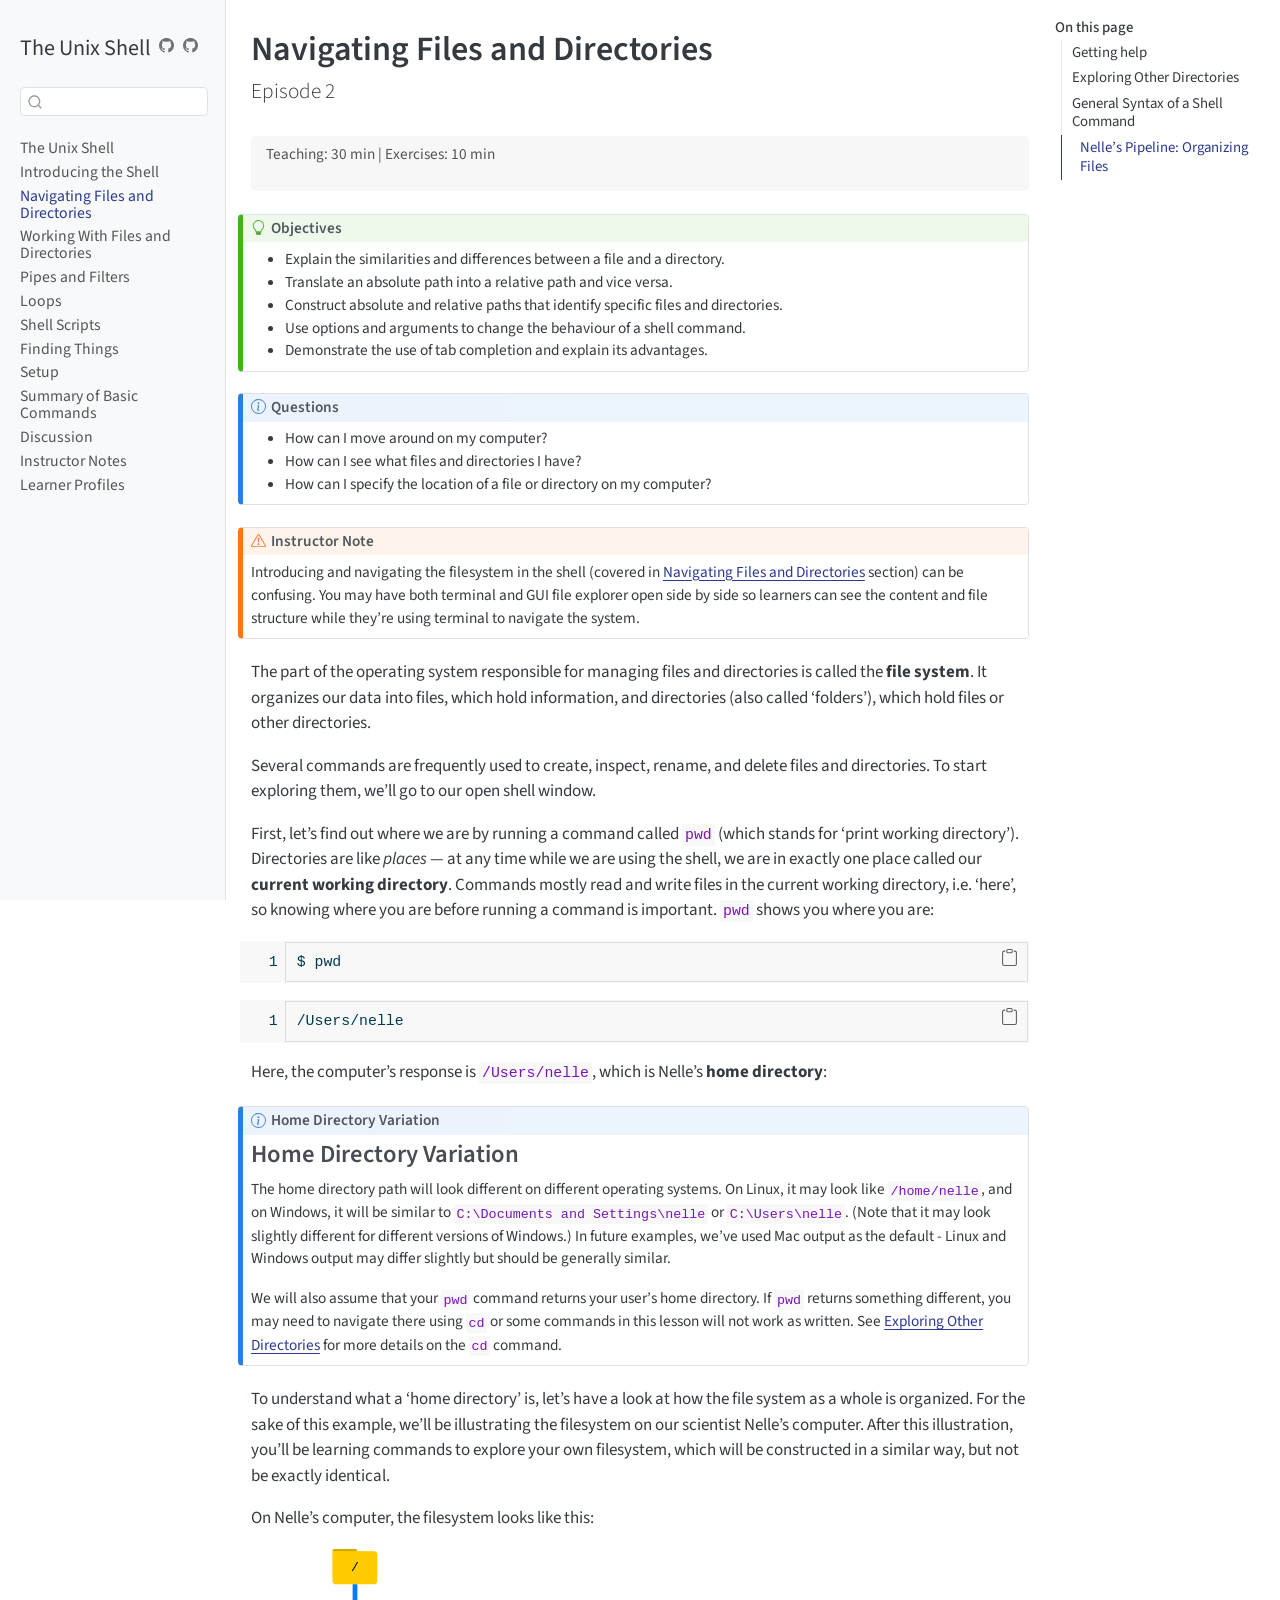
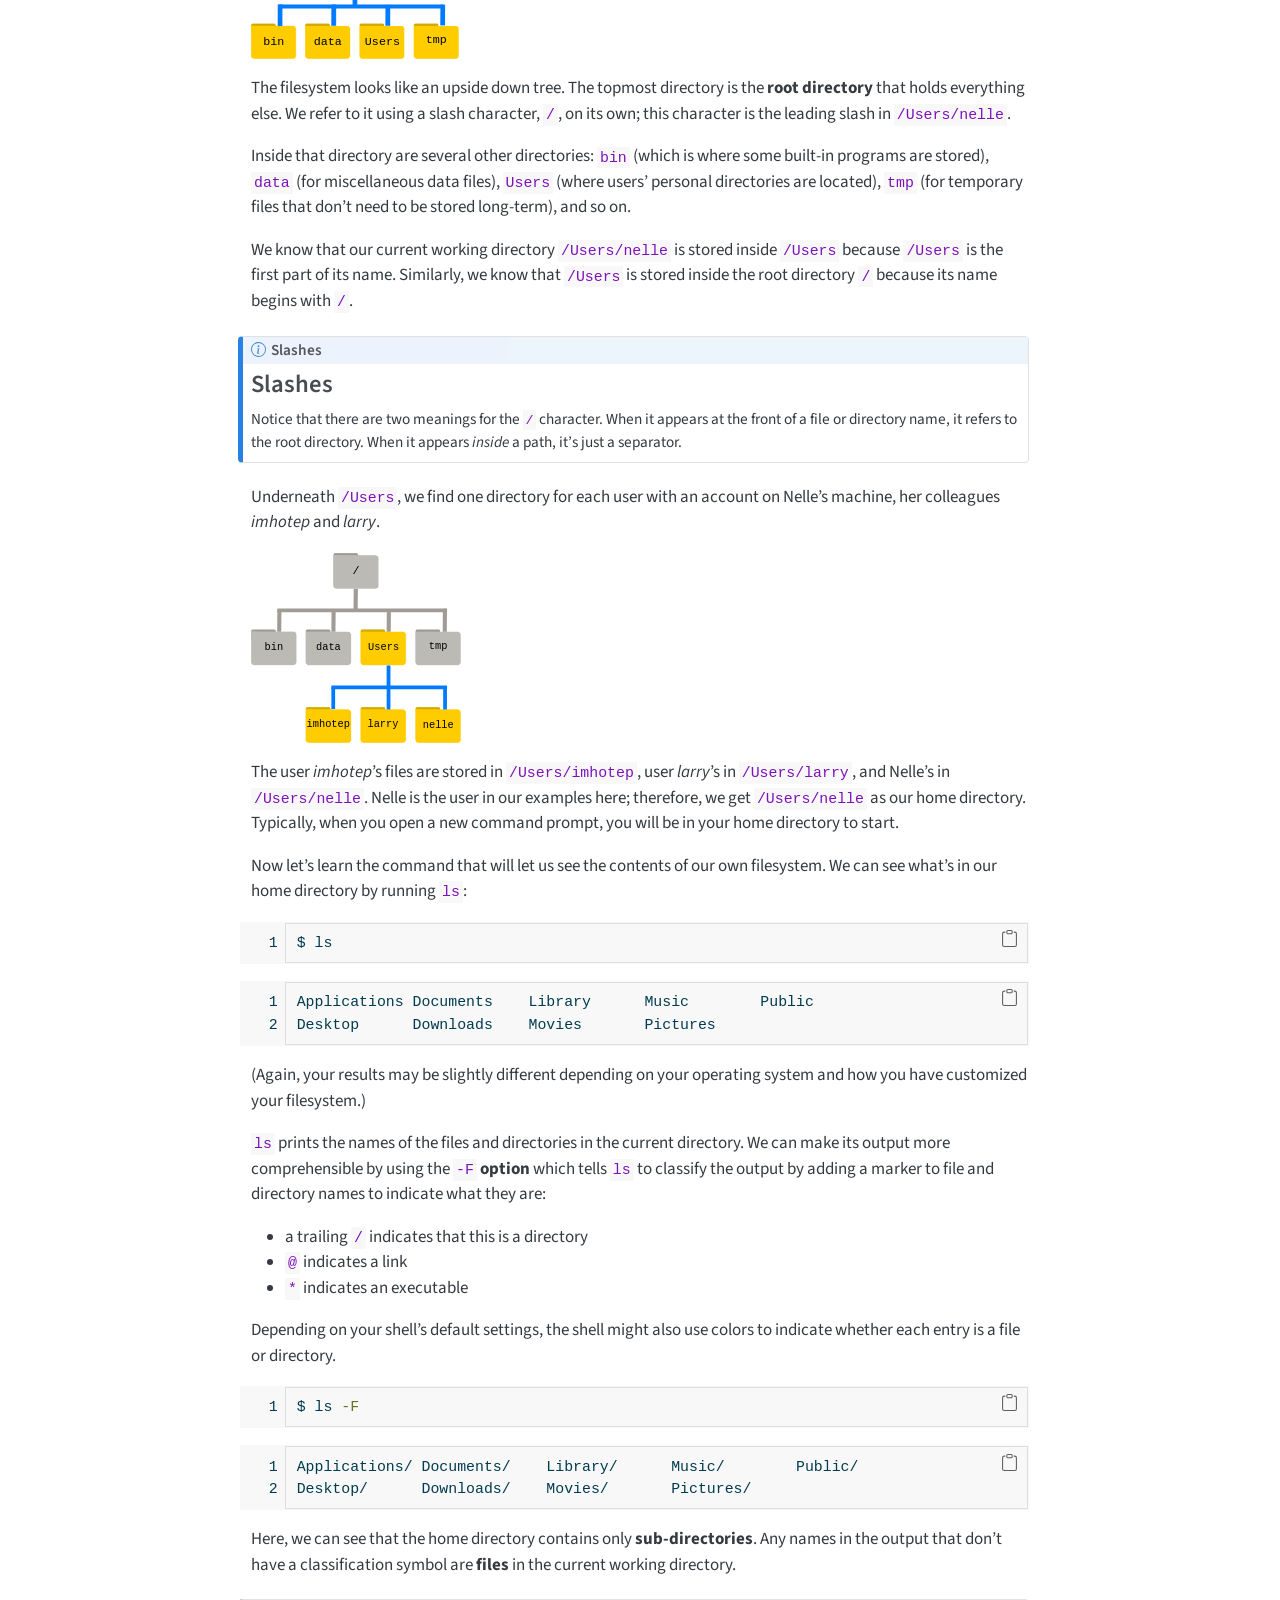
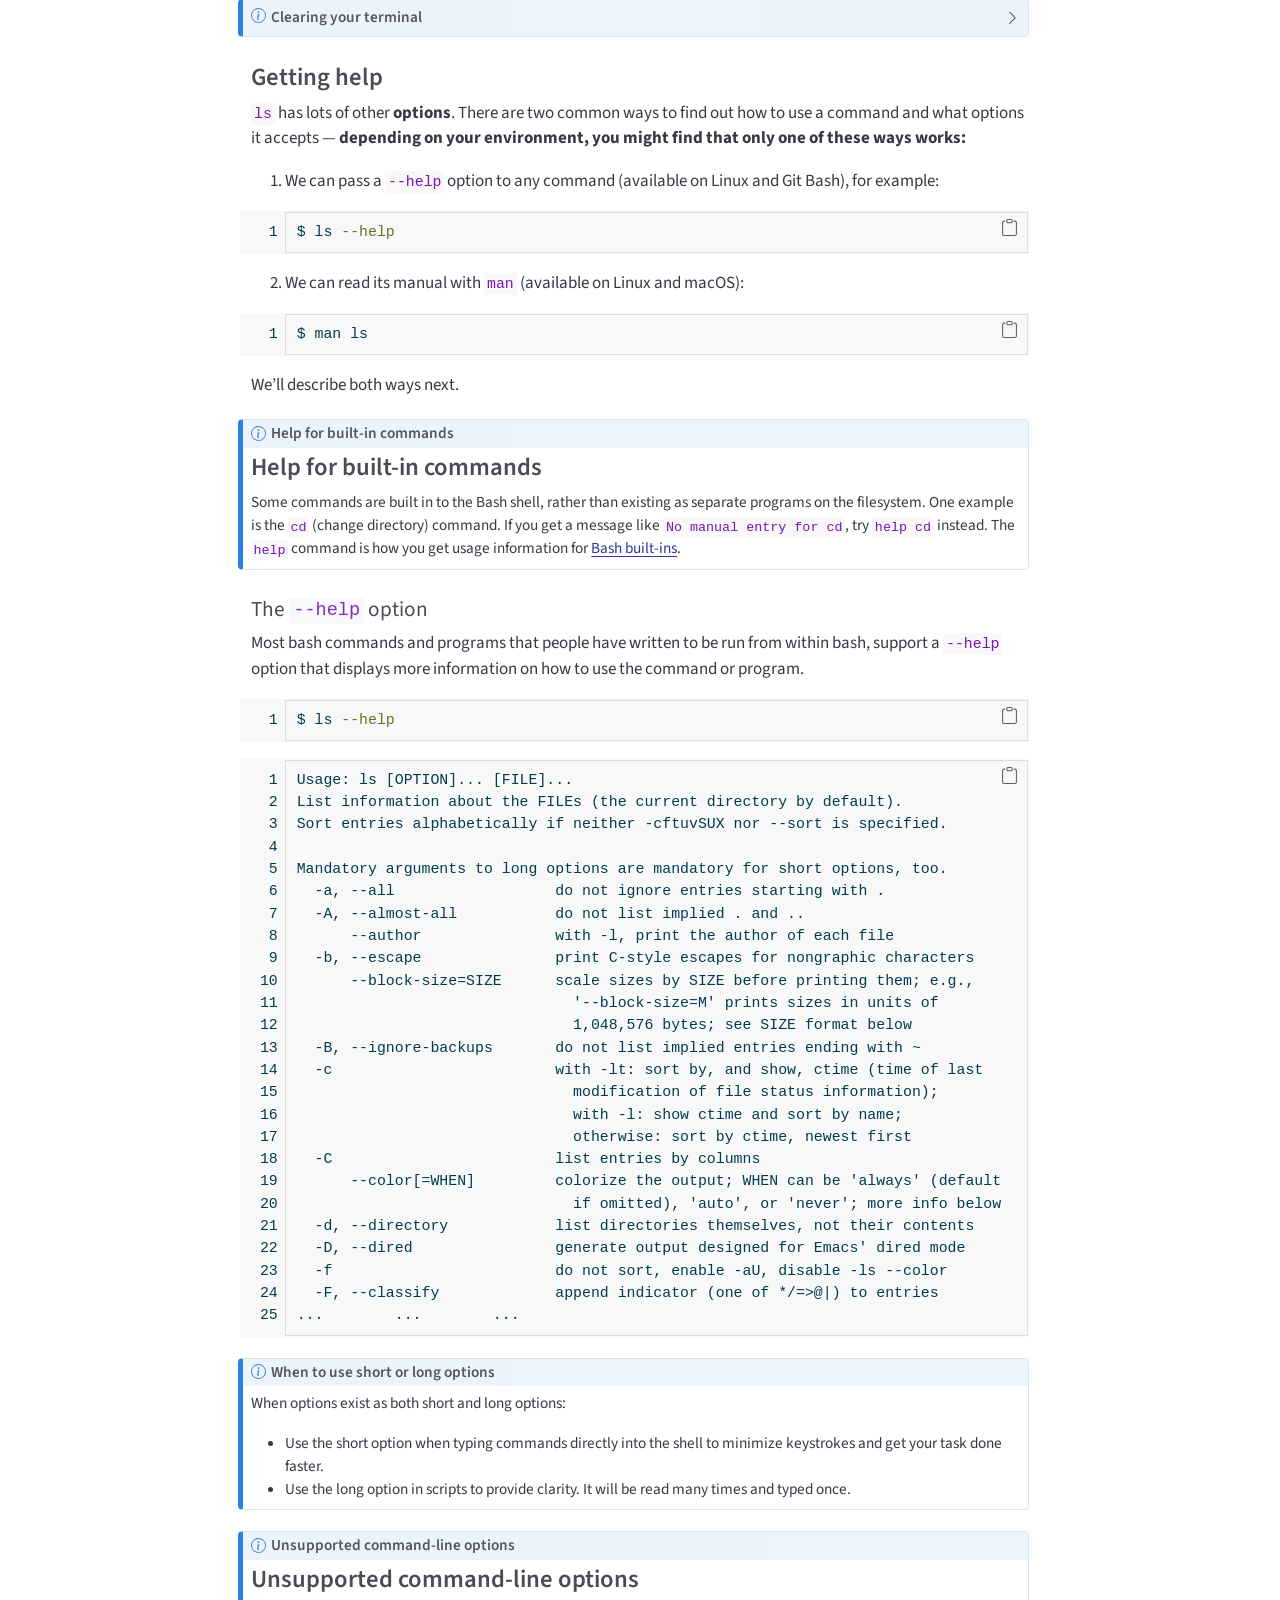
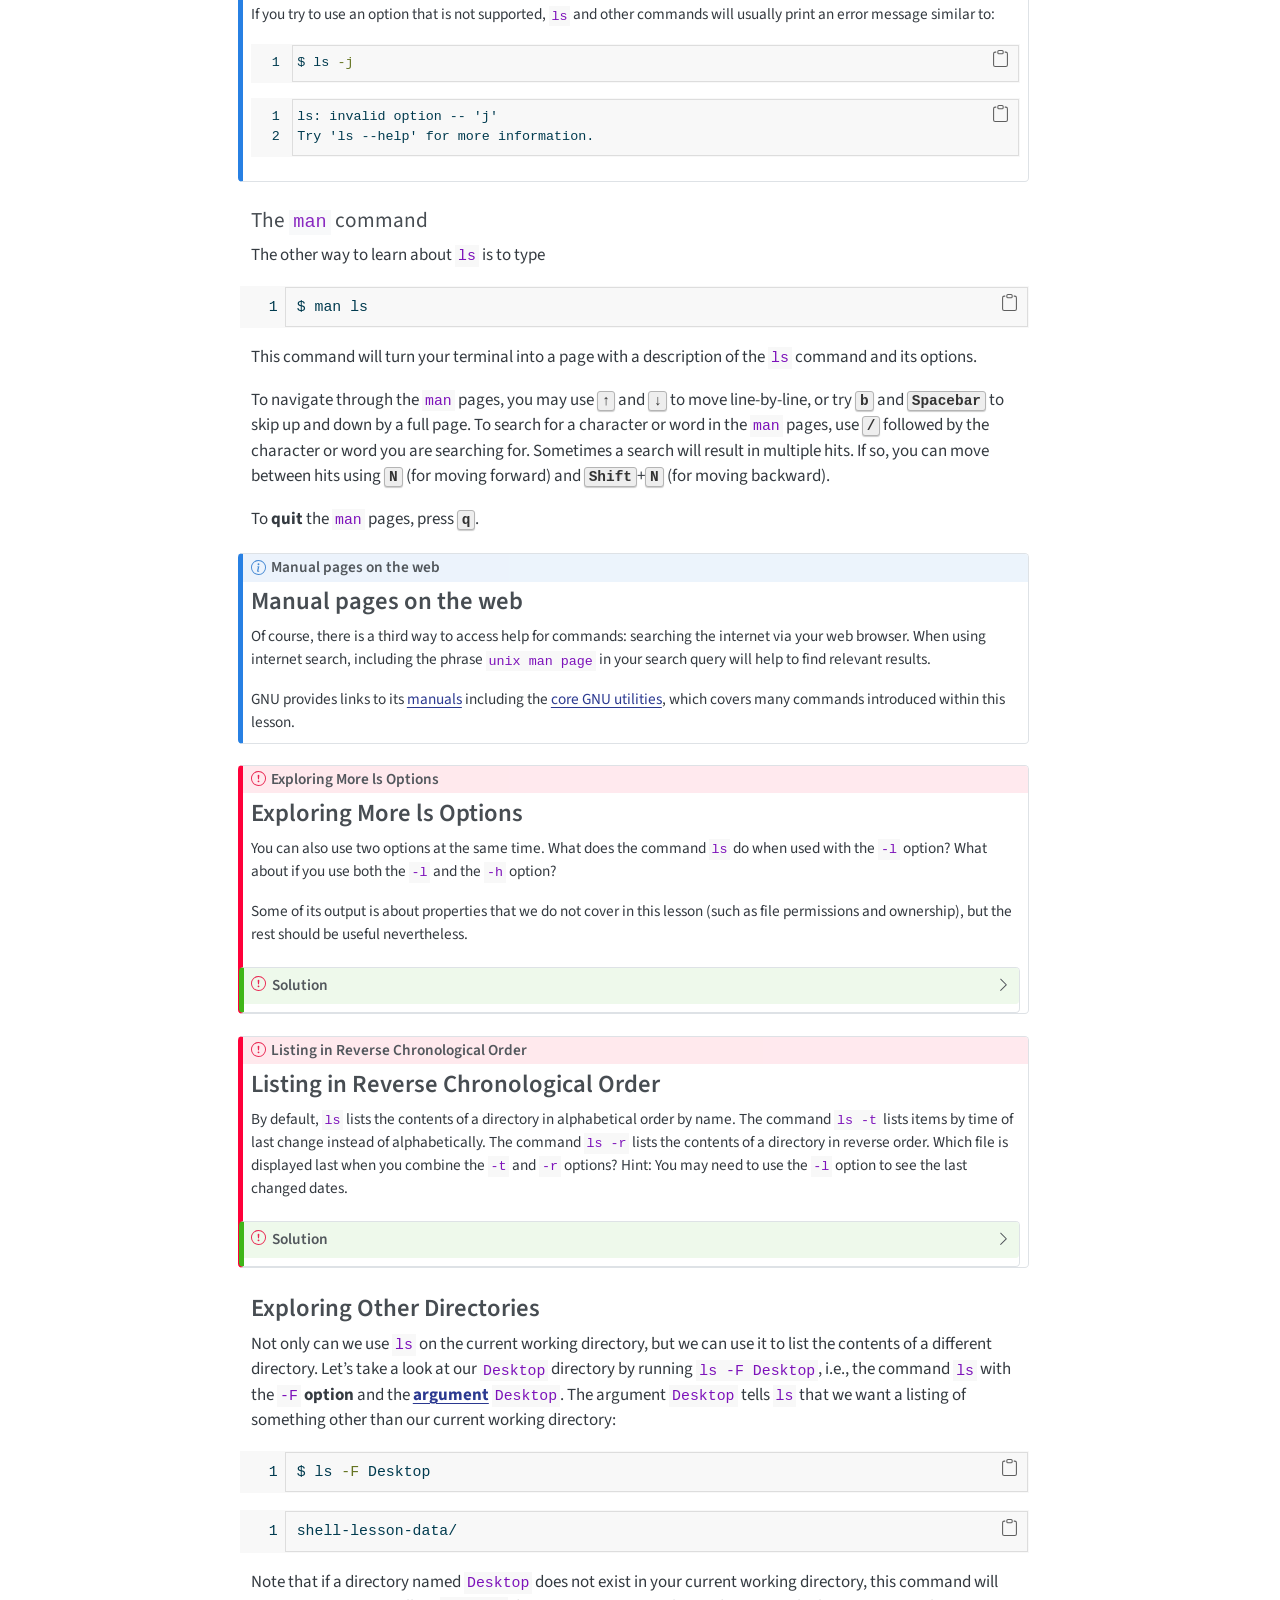
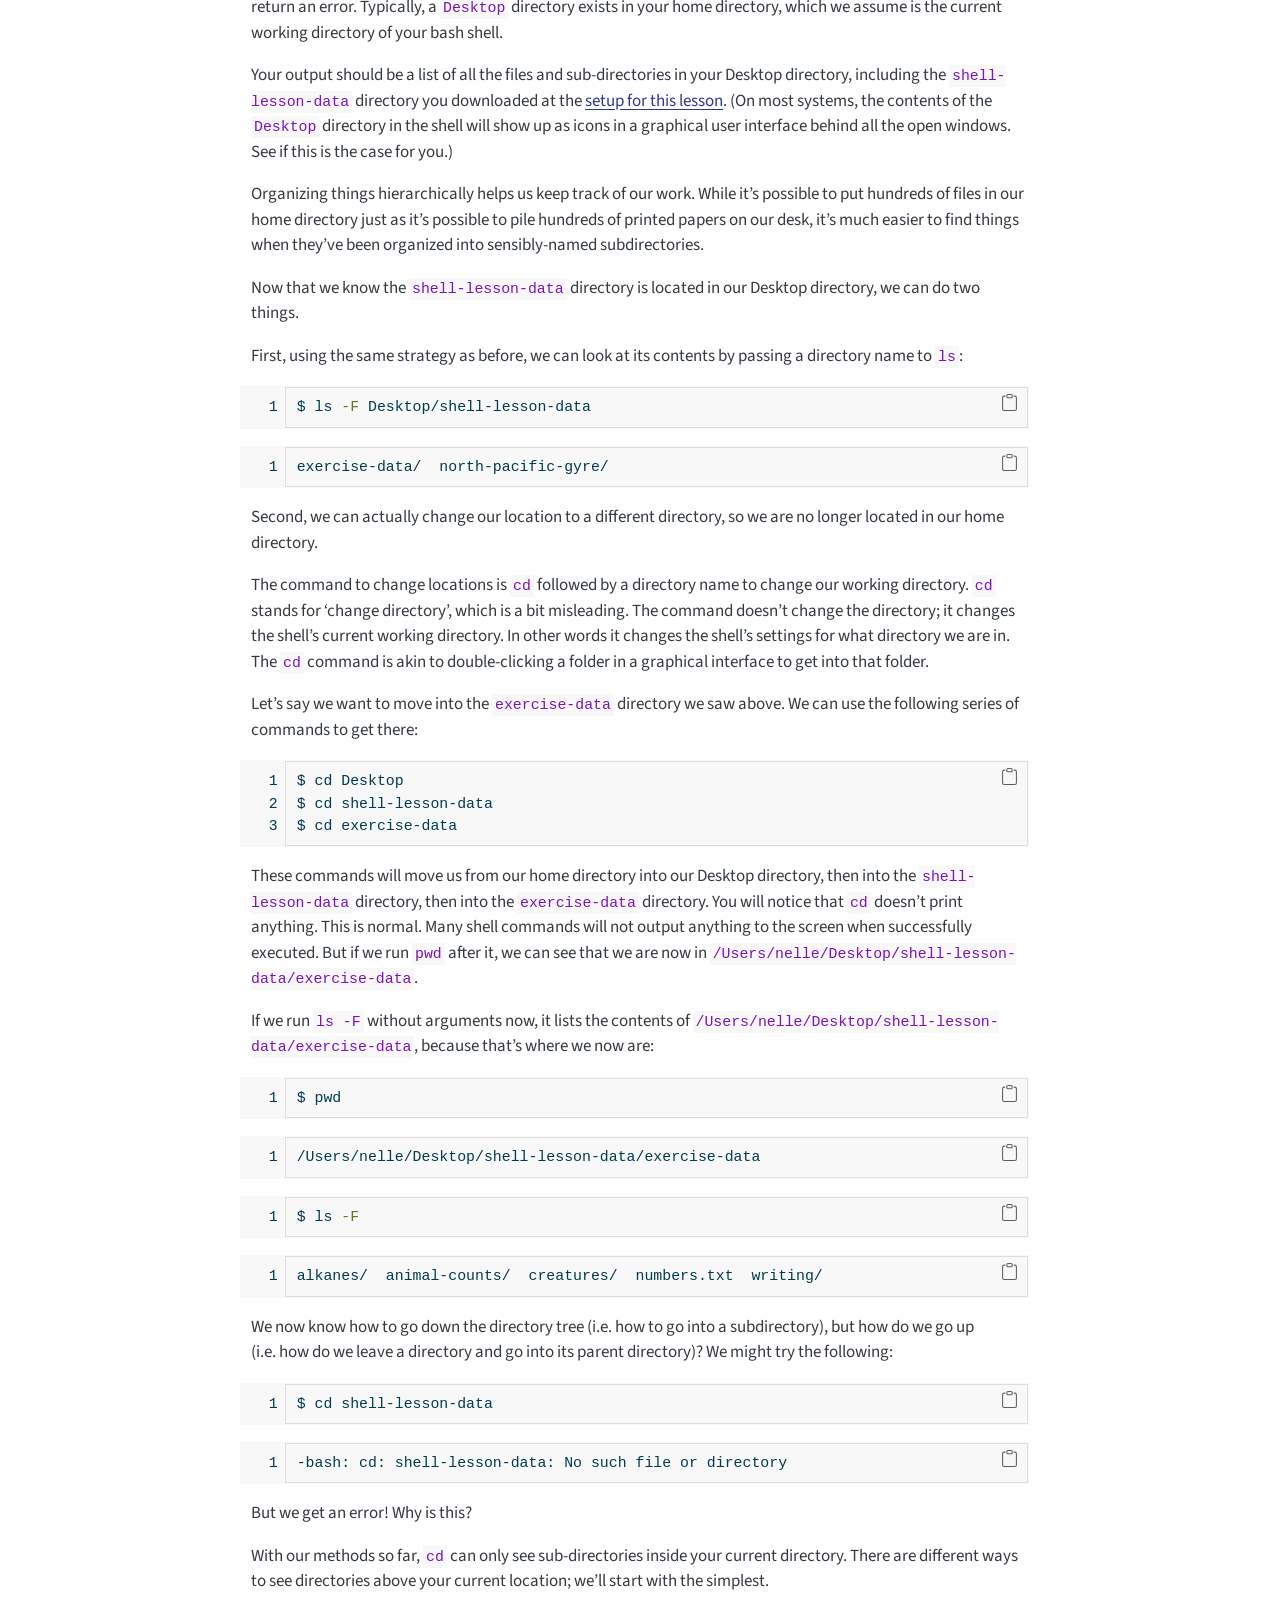
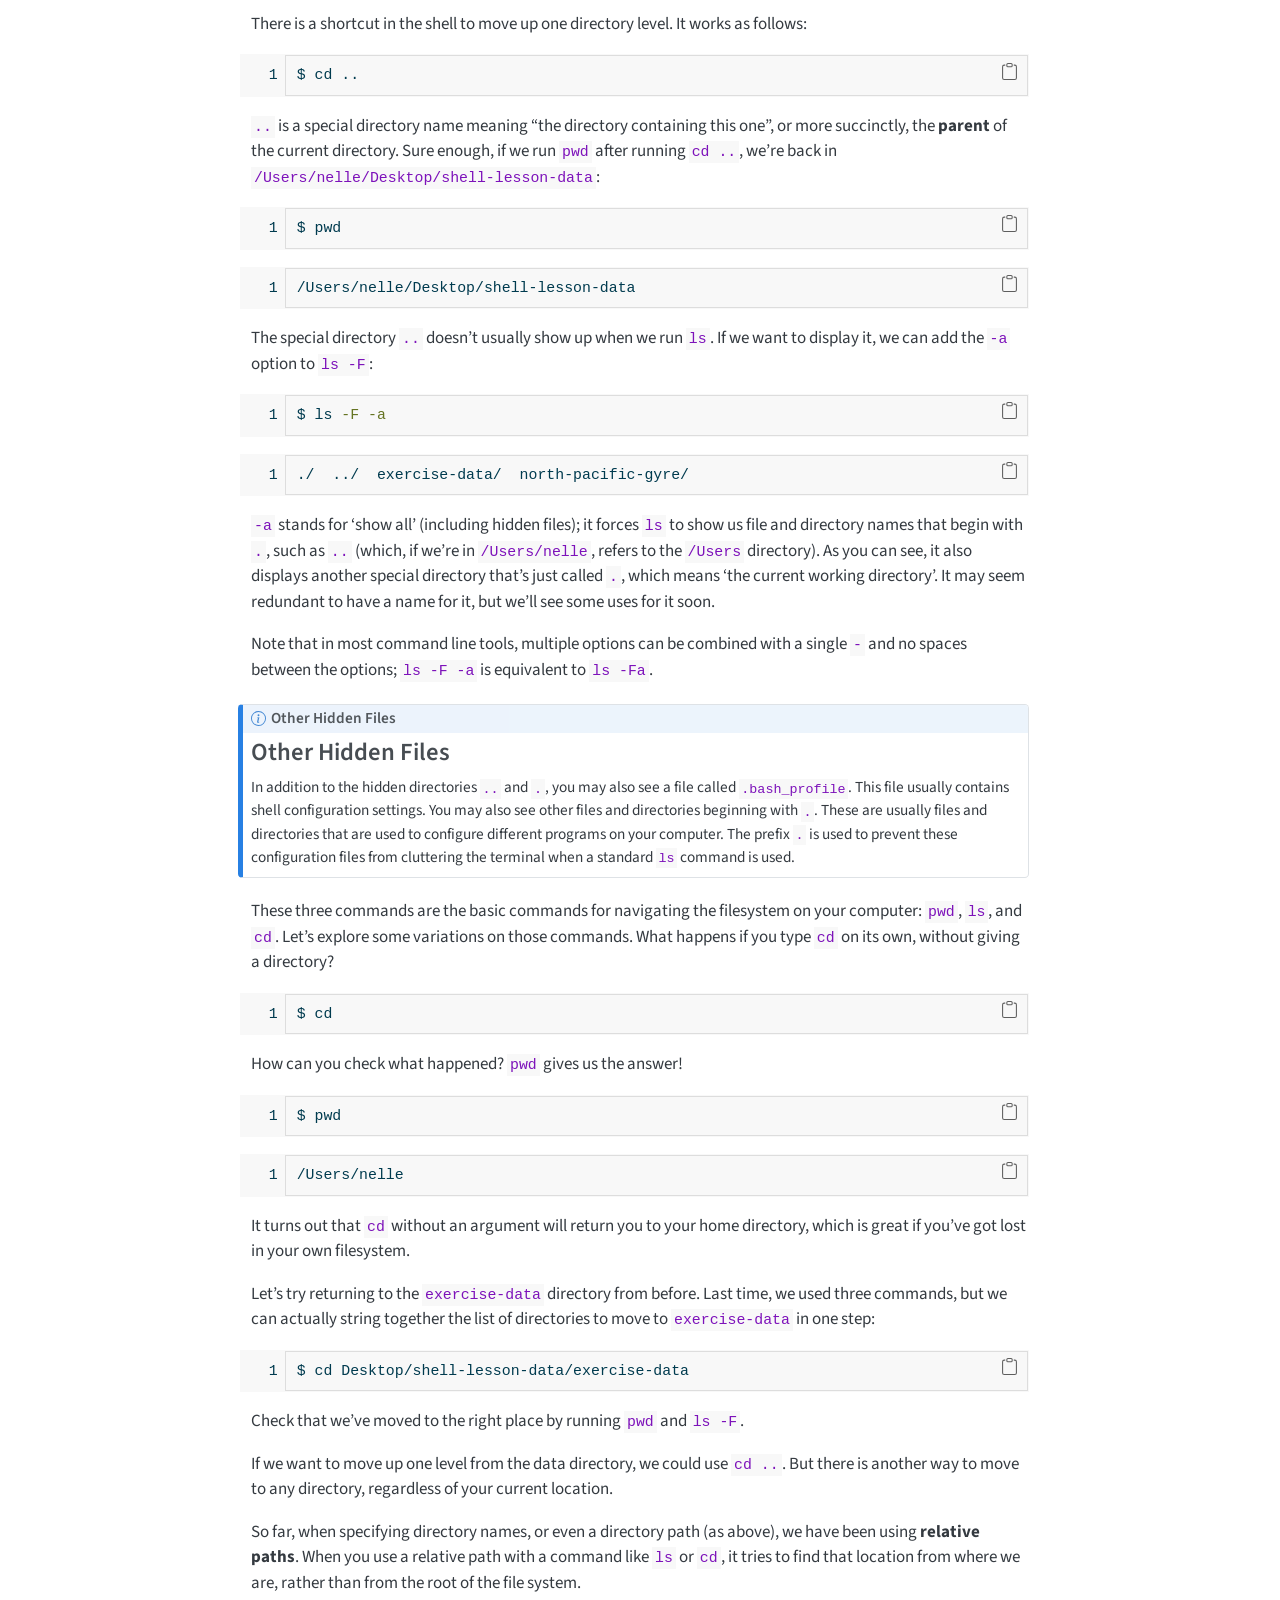
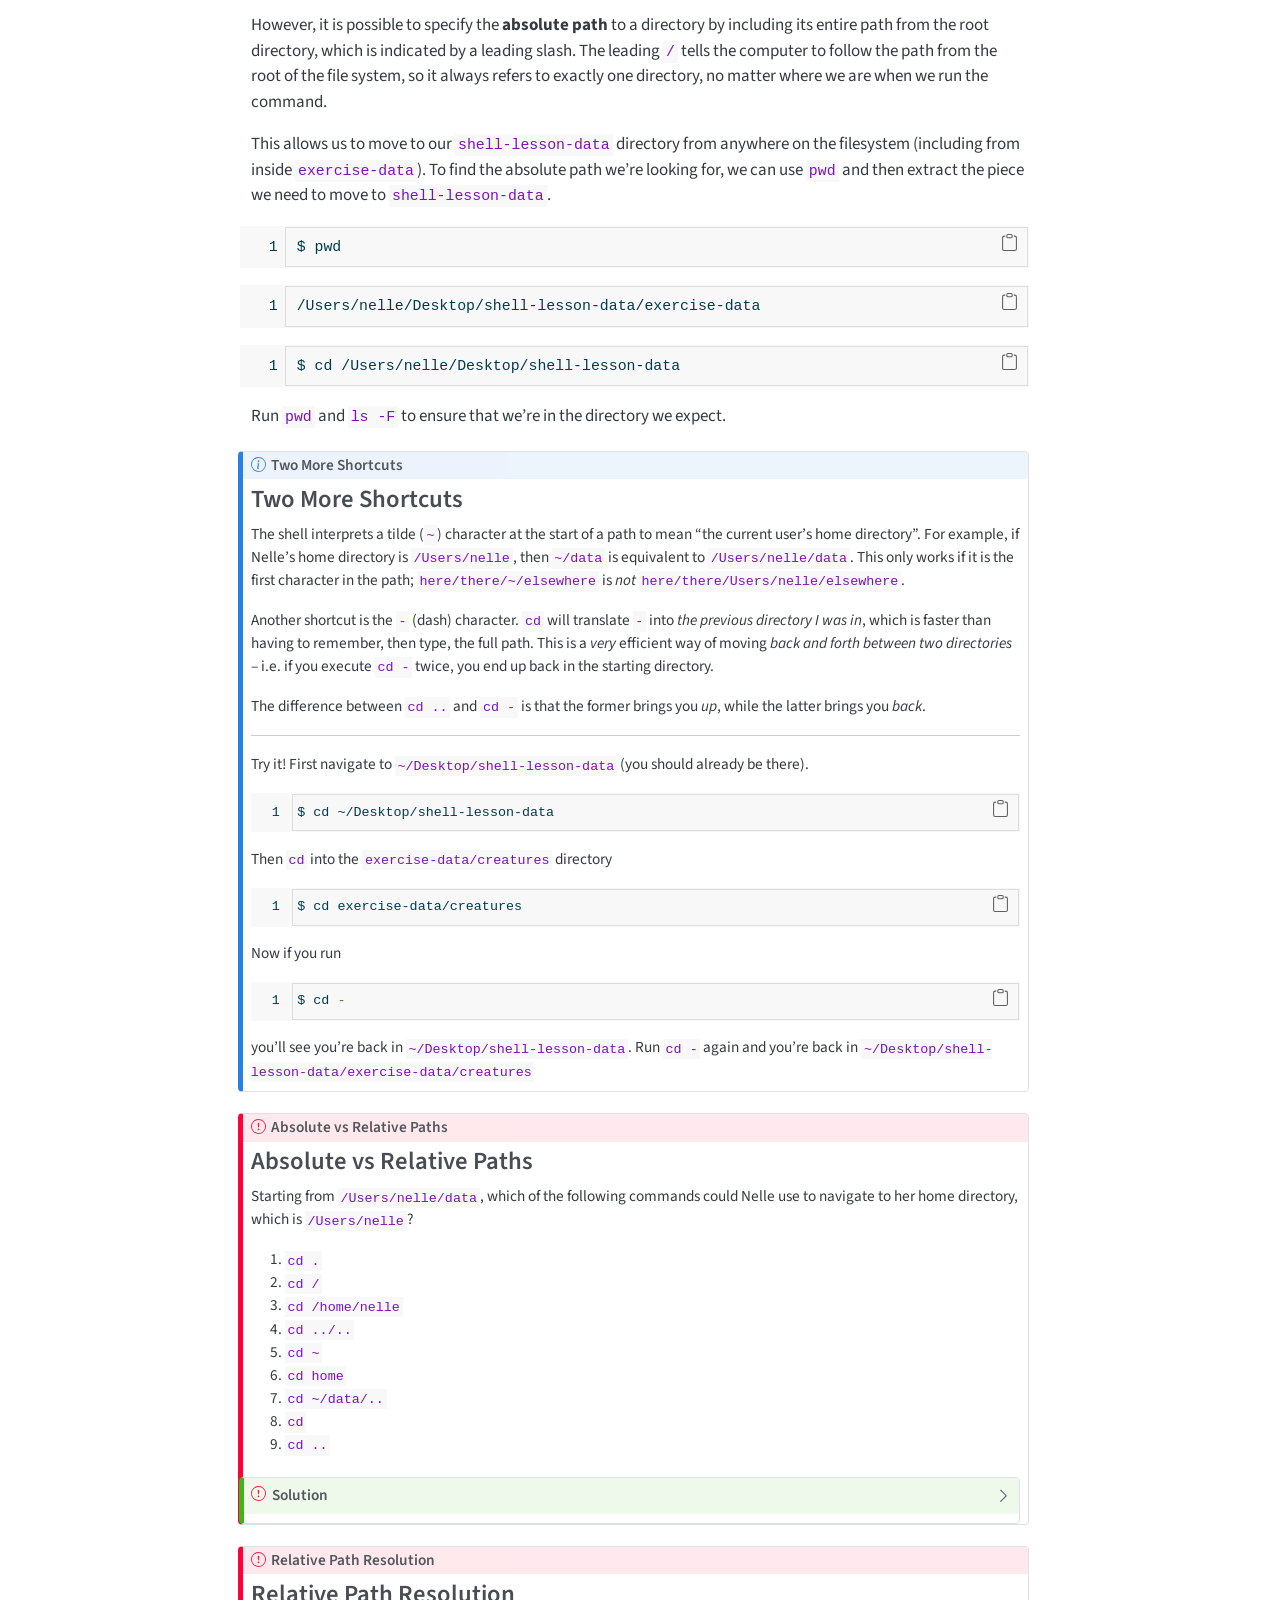
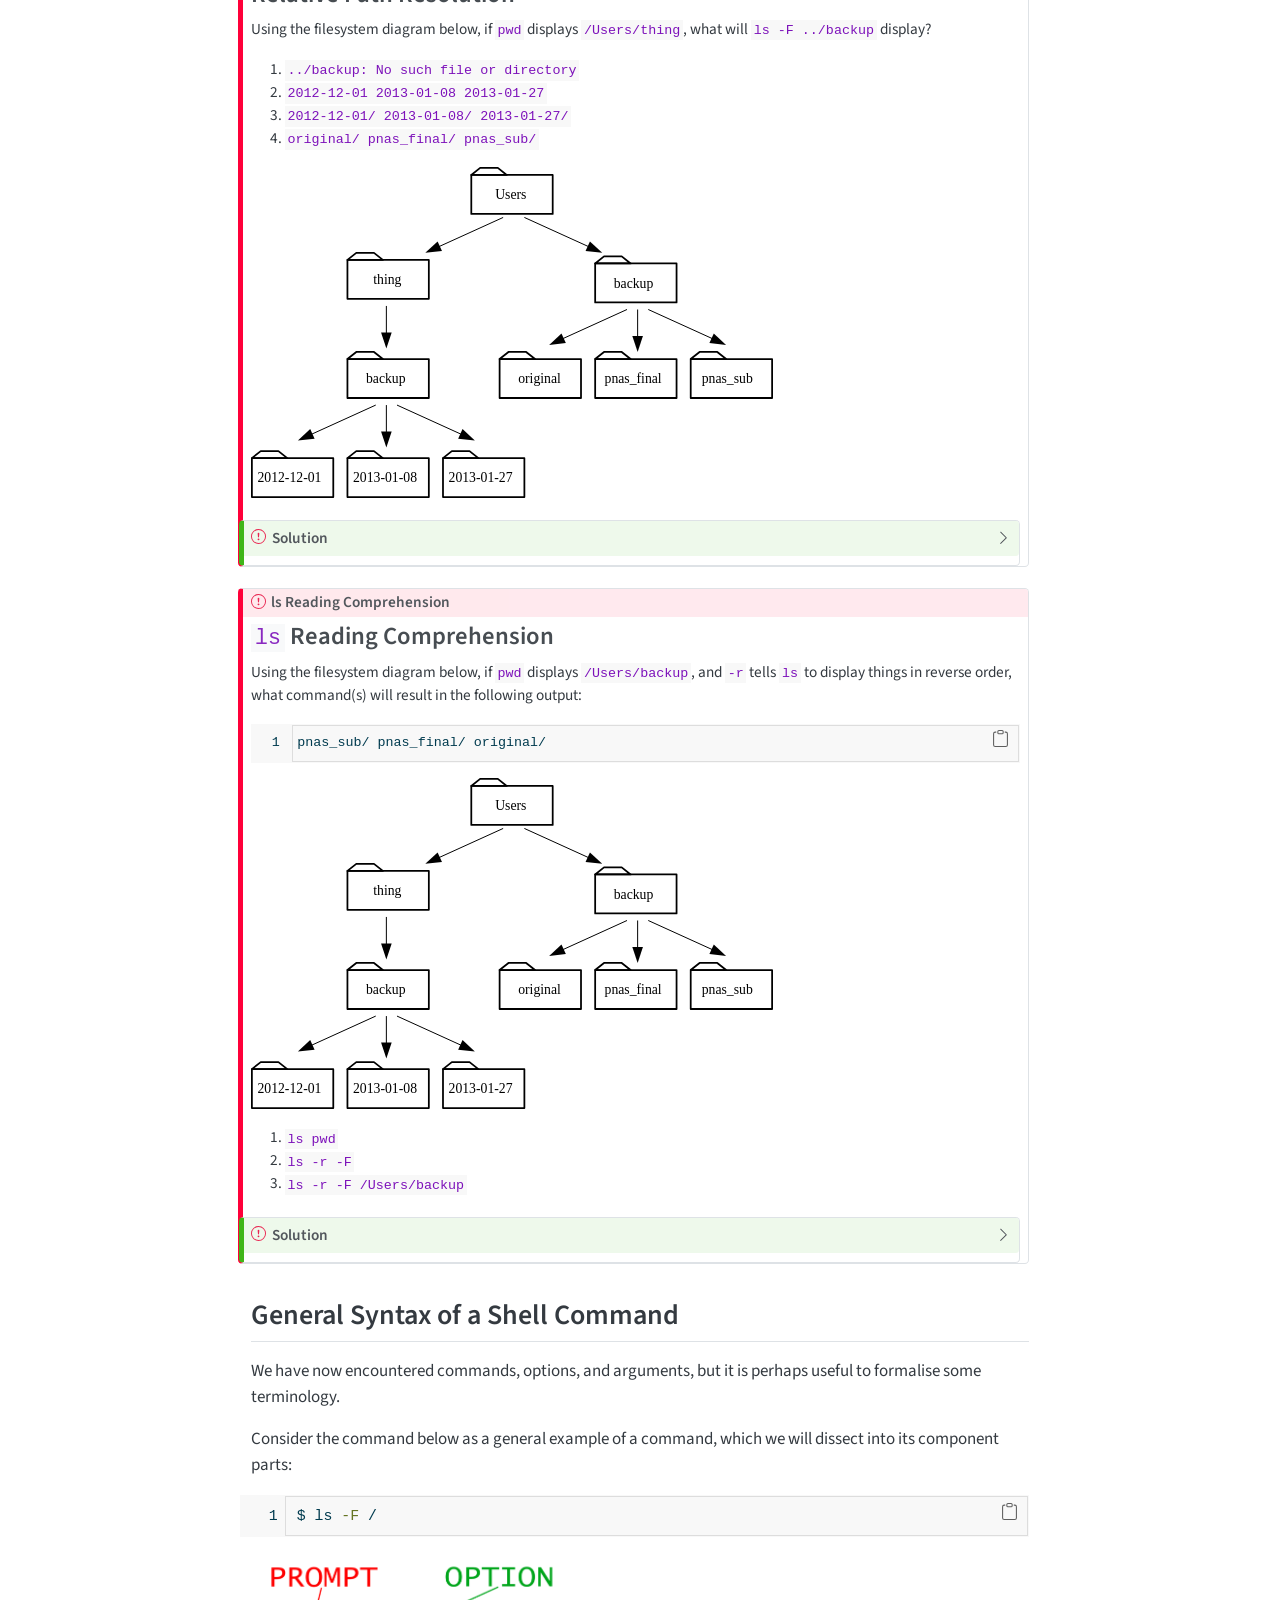
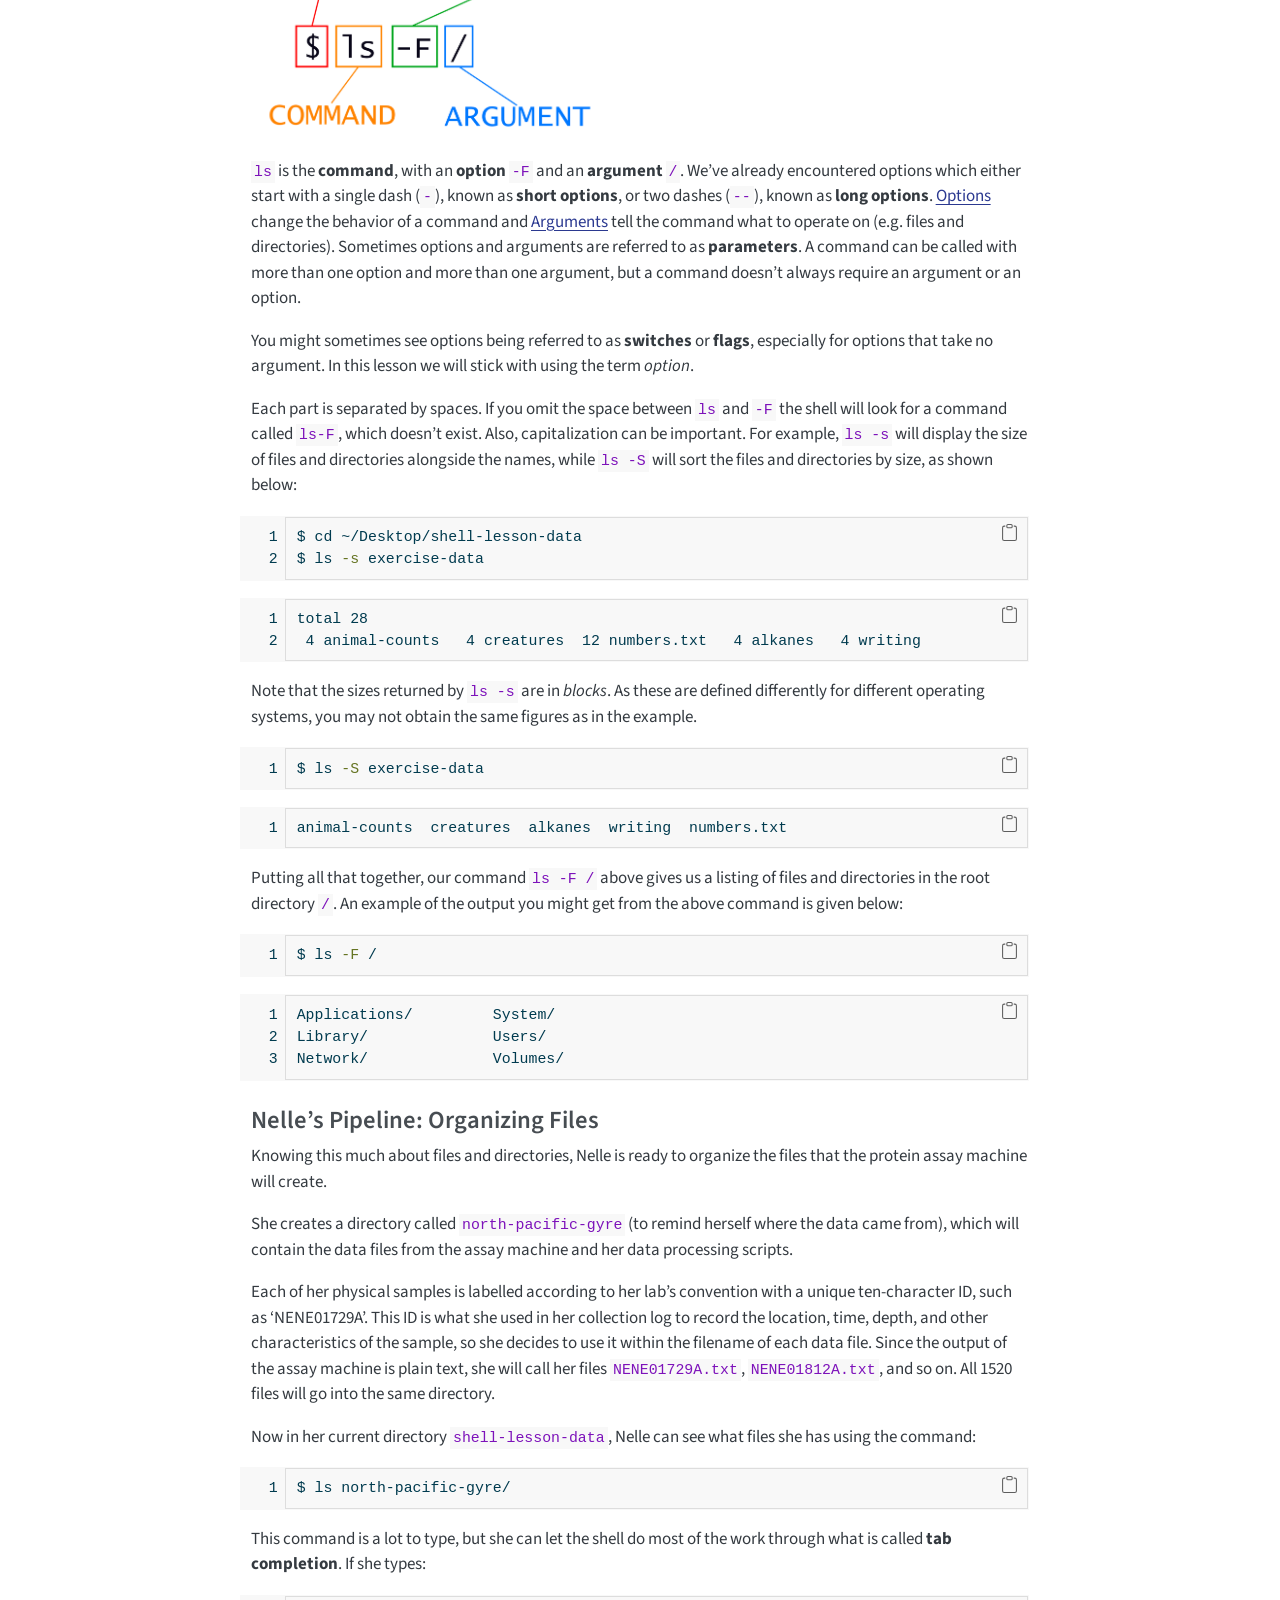
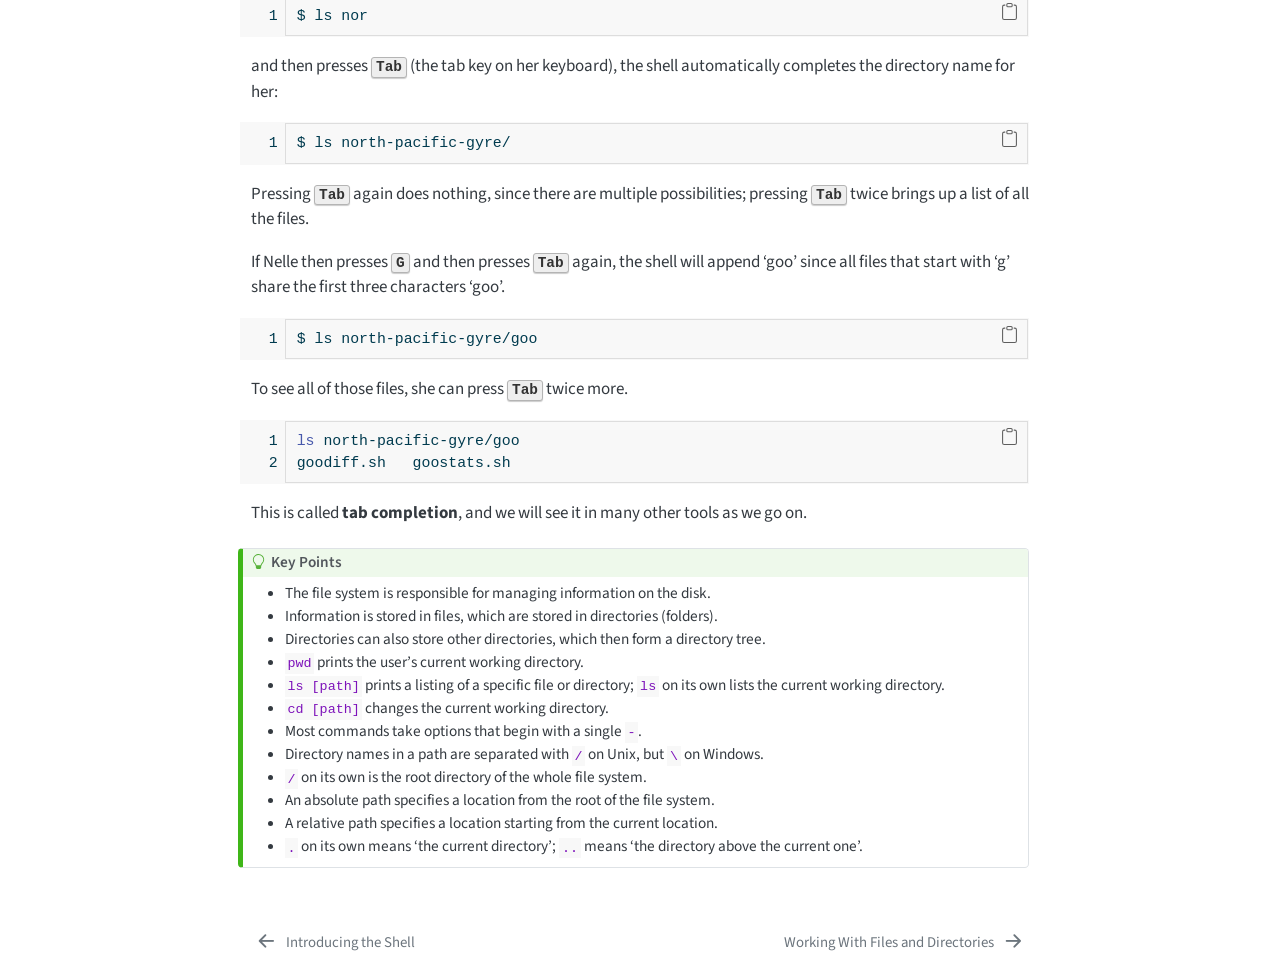
<file: docs/02-filedir.html>
<!DOCTYPE html>
<html xmlns="http://www.w3.org/1999/xhtml" lang="en" xml:lang="en"><head>

<meta charset="utf-8">
<meta name="generator" content="quarto-1.9.38">

<meta name="viewport" content="width=device-width, initial-scale=1.0, user-scalable=yes">


<title>Navigating Files and Directories – The Unix Shell</title>
<style>
/* Default styles provided by pandoc.
** See https://pandoc.org/MANUAL.html#variables-for-html for config info.
*/
code{white-space: pre-wrap;}
span.smallcaps{font-variant: small-caps;}
div.columns{display: flex; gap: min(4vw, 1.5em);}
div.column{flex: auto; overflow-x: auto;}
div.hanging-indent{margin-left: 1.5em; text-indent: -1.5em;}
ul.task-list{list-style: none;}
ul.task-list li input[type="checkbox"] {
  width: 0.8em;
  margin: 0 0.8em 0.2em -1em; /* quarto-specific, see https://github.com/quarto-dev/quarto-cli/issues/4556 */ 
  vertical-align: middle;
}
/* CSS for syntax highlighting */
html { -webkit-text-size-adjust: 100%; }
pre > code.sourceCode { white-space: pre; position: relative; }
pre > code.sourceCode > span { display: inline-block; line-height: 1.25; }
pre > code.sourceCode > span:empty { height: 1.2em; }
.sourceCode { overflow: visible; }
code.sourceCode > span { color: inherit; text-decoration: inherit; }
div.sourceCode { margin: 1em 0; }
pre.sourceCode { margin: 0; }
@media screen {
div.sourceCode { overflow: auto; }
}
@media print {
pre > code.sourceCode { white-space: pre-wrap; }
pre > code.sourceCode > span { text-indent: -5em; padding-left: 5em; }
}
pre.numberSource code
  { counter-reset: source-line 0; }
pre.numberSource code > span
  { position: relative; left: -4em; counter-increment: source-line; }
pre.numberSource code > span > a:first-child::before
  { content: counter(source-line);
    position: relative; left: -1em; text-align: right; vertical-align: baseline;
    border: none; display: inline-block;
    -webkit-touch-callout: none; -webkit-user-select: none;
    -khtml-user-select: none; -moz-user-select: none;
    -ms-user-select: none; user-select: none;
    padding: 0 4px; width: 4em;
  }
pre.numberSource { margin-left: 3em;  padding-left: 4px; }
div.sourceCode
  {   }
@media screen {
pre > code.sourceCode > span > a:first-child::before { text-decoration: underline; }
}
</style>


<script src="site_libs/quarto-nav/quarto-nav.js"></script>
<script src="site_libs/quarto-nav/headroom.min.js"></script>
<script src="site_libs/clipboard/clipboard.min.js"></script>
<script src="site_libs/quarto-search/autocomplete.umd.js"></script>
<script src="site_libs/quarto-search/fuse.min.js"></script>
<script src="site_libs/quarto-search/quarto-search.js"></script>
<meta name="quarto:offset" content="./">
<link href="./03-create.html" rel="next">
<link href="./01-intro.html" rel="prev">
<script src="site_libs/quarto-html/quarto.js" type="module"></script>
<script src="site_libs/quarto-html/tabsets/tabsets.js" type="module"></script>
<script src="site_libs/quarto-html/popper.min.js"></script>
<script src="site_libs/quarto-html/tippy.umd.min.js"></script>
<script src="site_libs/quarto-html/anchor.min.js"></script>
<link href="site_libs/quarto-html/tippy.css" rel="stylesheet">
<link href="site_libs/quarto-html/quarto-syntax-highlighting-15634bcf2e68342d4ad2dfa704d543f6.css" rel="stylesheet" id="quarto-text-highlighting-styles">
<script src="site_libs/bootstrap/bootstrap.min.js"></script>
<link href="site_libs/bootstrap/bootstrap-icons.css" rel="stylesheet">
<link href="site_libs/bootstrap/bootstrap-d099bbf68dda2fcb8e51eb793c421ddb.min.css" rel="stylesheet" append-hash="true" id="quarto-bootstrap" data-mode="light">
<script id="quarto-search-options" type="application/json">{
  "location": "sidebar",
  "copy-button": false,
  "collapse-after": 3,
  "panel-placement": "start",
  "type": "textbox",
  "limit": 50,
  "keyboard-shortcut": [
    "f",
    "/",
    "s"
  ],
  "show-item-context": false,
  "language": {
    "search-no-results-text": "No results",
    "search-matching-documents-text": "matching documents",
    "search-copy-link-title": "Copy link to search",
    "search-hide-matches-text": "Hide additional matches",
    "search-more-match-text": "more match in this document",
    "search-more-matches-text": "more matches in this document",
    "search-clear-button-title": "Clear",
    "search-text-placeholder": "",
    "search-detached-cancel-button-title": "Cancel",
    "search-submit-button-title": "Submit",
    "search-label": "Search"
  }
}</script>


</head>

<body class="nav-sidebar docked quarto-light">

<div id="quarto-search-results"></div>
  <header id="quarto-header" class="headroom fixed-top">
  <nav class="quarto-secondary-nav">
    <div class="container-fluid d-flex">
      <button type="button" class="quarto-btn-toggle btn" data-bs-toggle="collapse" role="button" data-bs-target=".quarto-sidebar-collapse-item" aria-controls="quarto-sidebar" aria-expanded="false" aria-label="Toggle sidebar navigation" onclick="if (window.quartoToggleHeadroom) { window.quartoToggleHeadroom(); }">
        <i class="bi bi-layout-text-sidebar-reverse"></i>
      </button>
        <nav class="quarto-page-breadcrumbs" aria-label="breadcrumb"><ol class="breadcrumb"><li class="breadcrumb-item"><a href="./02-filedir.html"><span class="chapter-title">Navigating Files and Directories</span></a></li></ol></nav>
        <a class="flex-grow-1" role="navigation" data-bs-toggle="collapse" data-bs-target=".quarto-sidebar-collapse-item" aria-controls="quarto-sidebar" aria-expanded="false" aria-label="Toggle sidebar navigation" onclick="if (window.quartoToggleHeadroom) { window.quartoToggleHeadroom(); }">      
        </a>
      <button type="button" class="btn quarto-search-button" aria-label="Search" onclick="window.quartoOpenSearch();">
        <i class="bi bi-search"></i>
      </button>
    </div>
  </nav>
</header>
<!-- content -->
<div id="quarto-content" class="quarto-container page-columns page-rows-contents page-layout-article">
<!-- sidebar -->
  <nav id="quarto-sidebar" class="sidebar collapse collapse-horizontal quarto-sidebar-collapse-item sidebar-navigation docked overflow-auto">
    <div class="pt-lg-2 mt-2 text-left sidebar-header">
    <div class="sidebar-title mb-0 py-0">
      <a href="./">The Unix Shell</a> 
        <div class="sidebar-tools-main">
    <a href="https://github.com/swcarpentry/shell-novice" title="" class="quarto-navigation-tool px-1" aria-label=""><i class="bi bi-github"></i></a>
    <a href="https://github.com/swcarpentry/shell-novice" title="Source Code" class="quarto-navigation-tool px-1" aria-label="Source Code"><i class="bi bi-github"></i></a>
</div>
    </div>
      </div>
        <div class="mt-2 flex-shrink-0 align-items-center">
        <div class="sidebar-search">
        <div id="quarto-search" class="" title="Search"></div>
        </div>
        </div>
    <div class="sidebar-menu-container"> 
    <ul class="list-unstyled mt-1">
        <li class="sidebar-item">
  <div class="sidebar-item-container"> 
  <a href="./index.html" class="sidebar-item-text sidebar-link"><span class="chapter-title">The Unix Shell</span></a>
  </div>
</li>
        <li class="sidebar-item">
  <div class="sidebar-item-container"> 
  <a href="./01-intro.html" class="sidebar-item-text sidebar-link"><span class="chapter-title">Introducing the Shell</span></a>
  </div>
</li>
        <li class="sidebar-item">
  <div class="sidebar-item-container"> 
  <a href="./02-filedir.html" class="sidebar-item-text sidebar-link active"><span class="chapter-title">Navigating Files and Directories</span></a>
  </div>
</li>
        <li class="sidebar-item">
  <div class="sidebar-item-container"> 
  <a href="./03-create.html" class="sidebar-item-text sidebar-link"><span class="chapter-title">Working With Files and Directories</span></a>
  </div>
</li>
        <li class="sidebar-item">
  <div class="sidebar-item-container"> 
  <a href="./04-pipefilter.html" class="sidebar-item-text sidebar-link"><span class="chapter-title">Pipes and Filters</span></a>
  </div>
</li>
        <li class="sidebar-item">
  <div class="sidebar-item-container"> 
  <a href="./05-loop.html" class="sidebar-item-text sidebar-link"><span class="chapter-title">Loops</span></a>
  </div>
</li>
        <li class="sidebar-item">
  <div class="sidebar-item-container"> 
  <a href="./06-script.html" class="sidebar-item-text sidebar-link"><span class="chapter-title">Shell Scripts</span></a>
  </div>
</li>
        <li class="sidebar-item">
  <div class="sidebar-item-container"> 
  <a href="./07-find.html" class="sidebar-item-text sidebar-link"><span class="chapter-title">Finding Things</span></a>
  </div>
</li>
        <li class="sidebar-item">
  <div class="sidebar-item-container"> 
  <a href="./setup.html" class="sidebar-item-text sidebar-link"><span class="chapter-title">Setup</span></a>
  </div>
</li>
        <li class="sidebar-item">
  <div class="sidebar-item-container"> 
  <a href="./reference.html" class="sidebar-item-text sidebar-link"><span class="chapter-title">Summary of Basic Commands</span></a>
  </div>
</li>
        <li class="sidebar-item">
  <div class="sidebar-item-container"> 
  <a href="./discuss.html" class="sidebar-item-text sidebar-link"><span class="chapter-title">Discussion</span></a>
  </div>
</li>
        <li class="sidebar-item">
  <div class="sidebar-item-container"> 
  <a href="./instructor-notes.html" class="sidebar-item-text sidebar-link"><span class="chapter-title">Instructor Notes</span></a>
  </div>
</li>
        <li class="sidebar-item">
  <div class="sidebar-item-container"> 
  <a href="./learner-profiles.html" class="sidebar-item-text sidebar-link"><span class="chapter-title">Learner Profiles</span></a>
  </div>
</li>
    </ul>
    </div>
</nav>
<div id="quarto-sidebar-glass" class="quarto-sidebar-collapse-item" data-bs-toggle="collapse" data-bs-target=".quarto-sidebar-collapse-item"></div>
<!-- margin-sidebar -->
    <div id="quarto-margin-sidebar" class="sidebar margin-sidebar">
        <nav id="TOC" role="doc-toc" class="toc-active">
    <h2 id="toc-title">On this page</h2>
   
  <ul>
  <li><a href="#getting-help" id="toc-getting-help" class="nav-link active" data-scroll-target="#getting-help">Getting help</a></li>
  <li><a href="#exploring-other-directories" id="toc-exploring-other-directories" class="nav-link" data-scroll-target="#exploring-other-directories">Exploring Other Directories</a></li>
  <li><a href="#general-syntax-of-a-shell-command" id="toc-general-syntax-of-a-shell-command" class="nav-link" data-scroll-target="#general-syntax-of-a-shell-command">General Syntax of a Shell Command</a>
  <ul class="collapse">
  <li><a href="#nelles-pipeline-organizing-files" id="toc-nelles-pipeline-organizing-files" class="nav-link" data-scroll-target="#nelles-pipeline-organizing-files">Nelle’s Pipeline: Organizing Files</a></li>
  </ul></li>
  </ul>
</nav>
    </div>
<!-- main -->
<main class="content" id="quarto-document-content">

<header id="title-block-header" class="quarto-title-block default">
<div class="quarto-title">
<h1 class="title"><span class="chapter-title">Navigating Files and Directories</span></h1>
<p class="subtitle lead">Episode 2</p>
</div>



<div class="quarto-title-meta">

    
  
    
  </div>
  


</header>


<div class="episode-meta">
<p>Teaching: 30 min  |  Exercises: 10 min</p>
</div>
<div class="callout callout-style-default callout-tip callout-titled" title="Objectives">
<div class="callout-header d-flex align-content-center">
<div class="callout-icon-container">
<i class="callout-icon"></i>
</div>
<div class="callout-title-container flex-fill">
<span class="screen-reader-only">Tip</span>Objectives
</div>
</div>
<div class="callout-body-container callout-body">
<ul>
<li>Explain the similarities and differences between a file and a directory.</li>
<li>Translate an absolute path into a relative path and vice versa.</li>
<li>Construct absolute and relative paths that identify specific files and directories.</li>
<li>Use options and arguments to change the behaviour of a shell command.</li>
<li>Demonstrate the use of tab completion and explain its advantages.</li>
</ul>
</div>
</div>
<div class="callout callout-style-default callout-note callout-titled" title="Questions">
<div class="callout-header d-flex align-content-center">
<div class="callout-icon-container">
<i class="callout-icon"></i>
</div>
<div class="callout-title-container flex-fill">
<span class="screen-reader-only">Note</span>Questions
</div>
</div>
<div class="callout-body-container callout-body">
<ul>
<li>How can I move around on my computer?</li>
<li>How can I see what files and directories I have?</li>
<li>How can I specify the location of a file or directory on my computer?</li>
</ul>
</div>
</div>
<div class="callout callout-style-default callout-warning callout-titled" title="Instructor Note">
<div class="callout-header d-flex align-content-center">
<div class="callout-icon-container">
<i class="callout-icon"></i>
</div>
<div class="callout-title-container flex-fill">
<span class="screen-reader-only">Warning</span>Instructor Note
</div>
</div>
<div class="callout-body-container callout-body">
<p>Introducing and navigating the filesystem in the shell (covered in <a href="./02-filedir.html">Navigating Files and Directories</a> section) can be confusing. You may have both terminal and GUI file explorer open side by side so learners can see the content and file structure while they’re using terminal to navigate the system.</p>
</div>
</div>
<p>The part of the operating system responsible for managing files and directories is called the <strong>file system</strong>. It organizes our data into files, which hold information, and directories (also called ‘folders’), which hold files or other directories.</p>
<p>Several commands are frequently used to create, inspect, rename, and delete files and directories. To start exploring them, we’ll go to our open shell window.</p>
<p>First, let’s find out where we are by running a command called <code>pwd</code> (which stands for ‘print working directory’). Directories are like <em>places</em> — at any time while we are using the shell, we are in exactly one place called our <strong>current working directory</strong>. Commands mostly read and write files in the current working directory, i.e.&nbsp;‘here’, so knowing where you are before running a command is important. <code>pwd</code> shows you where you are:</p>
<div class="code-copy-outer-scaffold"><div class="sourceCode" id="cb1"><pre class="sourceCode numberSource bash number-lines code-with-copy"><code class="sourceCode bash"><span id="cb1-1"><a href="#cb1-1"></a><span class="ex">$</span> pwd</span></code></pre></div><button title="Copy to Clipboard" class="code-copy-button"><i class="bi"></i></button></div>
<div class="code-copy-outer-scaffold"><div class="sourceCode" id="cb2"><pre class="sourceCode numberSource output number-lines code-with-copy"><code class="sourceCode"><span id="cb2-1"><a href="#cb2-1"></a>/Users/nelle</span></code></pre></div><button title="Copy to Clipboard" class="code-copy-button"><i class="bi"></i></button></div>
<p>Here, the computer’s response is <code>/Users/nelle</code>, which is Nelle’s <strong>home directory</strong>:</p>
<div class="callout callout-style-default callout-note callout-titled" title="Home Directory Variation">
<div class="callout-header d-flex align-content-center">
<div class="callout-icon-container">
<i class="callout-icon"></i>
</div>
<div class="callout-title-container flex-fill">
<span class="screen-reader-only">Note</span>Home Directory Variation
</div>
</div>
<section id="home-directory-variation" class="level3 callout-body-container callout-body">
<h3 class="anchored" data-anchor-id="home-directory-variation">Home Directory Variation</h3>
<p>The home directory path will look different on different operating systems. On Linux, it may look like <code>/home/nelle</code>, and on Windows, it will be similar to <code>C:\Documents and Settings\nelle</code> or <code>C:\Users\nelle</code>. (Note that it may look slightly different for different versions of Windows.) In future examples, we’ve used Mac output as the default - Linux and Windows output may differ slightly but should be generally similar.</p>
<p>We will also assume that your <code>pwd</code> command returns your user’s home directory. If <code>pwd</code> returns something different, you may need to navigate there using <code>cd</code> or some commands in this lesson will not work as written. See <a href="#exploring-other-directories">Exploring Other Directories</a> for more details on the <code>cd</code> command.</p>
</section>
</div>
<p>To understand what a ‘home directory’ is, let’s have a look at how the file system as a whole is organized. For the sake of this example, we’ll be illustrating the filesystem on our scientist Nelle’s computer. After this illustration, you’ll be learning commands to explore your own filesystem, which will be constructed in a similar way, but not be exactly identical.</p>
<p>On Nelle’s computer, the filesystem looks like this:</p>
<p><img src="episodes/fig/filesystem.svg" class="img-fluid" alt="The file system is made up of a root directory that contains sub-directories titled bin, data, users, and tmp"></p>
<p>The filesystem looks like an upside down tree. The topmost directory is the <strong>root directory</strong> that holds everything else. We refer to it using a slash character, <code>/</code>, on its own; this character is the leading slash in <code>/Users/nelle</code>.</p>
<p>Inside that directory are several other directories: <code>bin</code> (which is where some built-in programs are stored), <code>data</code> (for miscellaneous data files), <code>Users</code> (where users’ personal directories are located), <code>tmp</code> (for temporary files that don’t need to be stored long-term), and so on.</p>
<p>We know that our current working directory <code>/Users/nelle</code> is stored inside <code>/Users</code> because <code>/Users</code> is the first part of its name. Similarly, we know that <code>/Users</code> is stored inside the root directory <code>/</code> because its name begins with <code>/</code>.</p>
<div class="callout callout-style-default callout-note callout-titled" title="Slashes">
<div class="callout-header d-flex align-content-center">
<div class="callout-icon-container">
<i class="callout-icon"></i>
</div>
<div class="callout-title-container flex-fill">
<span class="screen-reader-only">Note</span>Slashes
</div>
</div>
<section id="slashes" class="level3 callout-body-container callout-body">
<h3 class="anchored" data-anchor-id="slashes">Slashes</h3>
<p>Notice that there are two meanings for the <code>/</code> character. When it appears at the front of a file or directory name, it refers to the root directory. When it appears <em>inside</em> a path, it’s just a separator.</p>
</section>
</div>
<p>Underneath <code>/Users</code>, we find one directory for each user with an account on Nelle’s machine, her colleagues <em>imhotep</em> and <em>larry</em>.</p>
<p><img src="episodes/fig/home-directories.svg" class="img-fluid" alt="Like other directories, home directories are sub-directories underneath &quot;/Users&quot; like &quot;/Users/imhotep&quot;, &quot;/Users/larry&quot; or&quot;/Users/nelle&quot;"></p>
<p>The user <em>imhotep</em>’s files are stored in <code>/Users/imhotep</code>, user <em>larry</em>’s in <code>/Users/larry</code>, and Nelle’s in <code>/Users/nelle</code>. Nelle is the user in our examples here; therefore, we get <code>/Users/nelle</code> as our home directory. Typically, when you open a new command prompt, you will be in your home directory to start.</p>
<p>Now let’s learn the command that will let us see the contents of our own filesystem. We can see what’s in our home directory by running <code>ls</code>:</p>
<div class="code-copy-outer-scaffold"><div class="sourceCode" id="cb3"><pre class="sourceCode numberSource bash number-lines code-with-copy"><code class="sourceCode bash"><span id="cb3-1"><a href="#cb3-1"></a><span class="ex">$</span> ls</span></code></pre></div><button title="Copy to Clipboard" class="code-copy-button"><i class="bi"></i></button></div>
<div class="code-copy-outer-scaffold"><div class="sourceCode" id="cb4"><pre class="sourceCode numberSource output number-lines code-with-copy"><code class="sourceCode"><span id="cb4-1"><a href="#cb4-1"></a>Applications Documents    Library      Music        Public</span>
<span id="cb4-2"><a href="#cb4-2"></a>Desktop      Downloads    Movies       Pictures</span></code></pre></div><button title="Copy to Clipboard" class="code-copy-button"><i class="bi"></i></button></div>
<p>(Again, your results may be slightly different depending on your operating system and how you have customized your filesystem.)</p>
<p><code>ls</code> prints the names of the files and directories in the current directory. We can make its output more comprehensible by using the <code>-F</code> <strong>option</strong> which tells <code>ls</code> to classify the output by adding a marker to file and directory names to indicate what they are:</p>
<ul>
<li>a trailing <code>/</code> indicates that this is a directory</li>
<li><code>@</code> indicates a link</li>
<li><code>*</code> indicates an executable</li>
</ul>
<p>Depending on your shell’s default settings, the shell might also use colors to indicate whether each entry is a file or directory.</p>
<div class="code-copy-outer-scaffold"><div class="sourceCode" id="cb5"><pre class="sourceCode numberSource bash number-lines code-with-copy"><code class="sourceCode bash"><span id="cb5-1"><a href="#cb5-1"></a><span class="ex">$</span> ls <span class="at">-F</span></span></code></pre></div><button title="Copy to Clipboard" class="code-copy-button"><i class="bi"></i></button></div>
<div class="code-copy-outer-scaffold"><div class="sourceCode" id="cb6"><pre class="sourceCode numberSource output number-lines code-with-copy"><code class="sourceCode"><span id="cb6-1"><a href="#cb6-1"></a>Applications/ Documents/    Library/      Music/        Public/</span>
<span id="cb6-2"><a href="#cb6-2"></a>Desktop/      Downloads/    Movies/       Pictures/</span></code></pre></div><button title="Copy to Clipboard" class="code-copy-button"><i class="bi"></i></button></div>
<p>Here, we can see that the home directory contains only <strong>sub-directories</strong>. Any names in the output that don’t have a classification symbol are <strong>files</strong> in the current working directory.</p>
<div class="callout callout-style-default callout-note callout-titled" title="Clearing your terminal">
<div class="callout-header d-flex align-content-center collapsed" data-bs-toggle="collapse" data-bs-target=".callout-6-contents" aria-controls="callout-6" aria-expanded="false" aria-label="Toggle callout">
<div class="callout-icon-container">
<i class="callout-icon"></i>
</div>
<div class="callout-title-container flex-fill">
<span class="screen-reader-only">Note</span>Clearing your terminal
</div>
<div class="callout-btn-toggle d-inline-block border-0 py-1 ps-1 pe-0 float-end"><i class="callout-toggle"></i></div>
</div>
<div id="callout-6" class="callout-6-contents callout-collapse collapse">
<section id="clearing-your-terminal" class="level3 callout-body-container callout-body">
<h3 class="anchored" data-anchor-id="clearing-your-terminal">Clearing your terminal</h3>
<p>If your screen gets too cluttered, you can clear your terminal using the <code>clear -x</code> command. You can still access previous commands using <kbd>↑</kbd> and <kbd>↓</kbd> to move line-by-line, or by scrolling in your terminal.</p>
<p>For some Bash configurations, <code>clear</code> may also clear the scrollbuffer and you will not be able to scroll back after using <code>clear</code>; using <code>clear -x</code> prevents this. An alternative to <code>clear -x</code> is the keyboard shortcut <code>Control-L</code>.</p>
</section>
</div>
</div>
<section id="getting-help" class="level3">
<h3 class="anchored" data-anchor-id="getting-help">Getting help</h3>
<p><code>ls</code> has lots of other <strong>options</strong>. There are two common ways to find out how to use a command and what options it accepts — <strong>depending on your environment, you might find that only one of these ways works:</strong></p>
<ol type="1">
<li>We can pass a <code>--help</code> option to any command (available on Linux and Git Bash), for example:</li>
</ol>
<div class="code-copy-outer-scaffold"><div class="sourceCode" id="cb7"><pre class="sourceCode numberSource bash number-lines code-with-copy"><code class="sourceCode bash"><span id="cb7-1"><a href="#cb7-1"></a><span class="ex">$</span> ls <span class="at">--help</span></span></code></pre></div><button title="Copy to Clipboard" class="code-copy-button"><i class="bi"></i></button></div>
<ol start="2" type="1">
<li>We can read its manual with <code>man</code> (available on Linux and macOS):</li>
</ol>
<div class="code-copy-outer-scaffold"><div class="sourceCode" id="cb8"><pre class="sourceCode numberSource bash number-lines code-with-copy"><code class="sourceCode bash"><span id="cb8-1"><a href="#cb8-1"></a><span class="ex">$</span> man ls</span></code></pre></div><button title="Copy to Clipboard" class="code-copy-button"><i class="bi"></i></button></div>
<p>We’ll describe both ways next.</p>
<div class="callout callout-style-default callout-note callout-titled" title="Help for built-in commands">
<div class="callout-header d-flex align-content-center">
<div class="callout-icon-container">
<i class="callout-icon"></i>
</div>
<div class="callout-title-container flex-fill">
<span class="screen-reader-only">Note</span>Help for built-in commands
</div>
</div>
<section id="help-for-built-in-commands" class="level3 callout-body-container callout-body">
<h3 class="anchored" data-anchor-id="help-for-built-in-commands">Help for built-in commands</h3>
<p>Some commands are built in to the Bash shell, rather than existing as separate programs on the filesystem. One example is the <code>cd</code> (change directory) command. If you get a message like <code>No manual entry for cd</code>, try <code>help cd</code> instead. The <code>help</code> command is how you get usage information for <a href="https://www.gnu.org/software/bash/manual/html_node/Bash-Builtins.html">Bash built-ins</a>.</p>
</section>
</div>
<section id="the---help-option" class="level4">
<h4 class="anchored">The <code>--help</code> option</h4>
<p>Most bash commands and programs that people have written to be run from within bash, support a <code>--help</code> option that displays more information on how to use the command or program.</p>
<div class="code-copy-outer-scaffold"><div class="sourceCode" id="cb9"><pre class="sourceCode numberSource bash number-lines code-with-copy"><code class="sourceCode bash"><span id="cb9-1"><a href="#cb9-1"></a><span class="ex">$</span> ls <span class="at">--help</span></span></code></pre></div><button title="Copy to Clipboard" class="code-copy-button"><i class="bi"></i></button></div>
<div class="code-copy-outer-scaffold"><div class="sourceCode" id="cb10"><pre class="sourceCode numberSource output number-lines code-with-copy"><code class="sourceCode"><span id="cb10-1"><a href="#cb10-1"></a>Usage: ls [OPTION]... [FILE]...</span>
<span id="cb10-2"><a href="#cb10-2"></a>List information about the FILEs (the current directory by default).</span>
<span id="cb10-3"><a href="#cb10-3"></a>Sort entries alphabetically if neither -cftuvSUX nor --sort is specified.</span>
<span id="cb10-4"><a href="#cb10-4"></a></span>
<span id="cb10-5"><a href="#cb10-5"></a>Mandatory arguments to long options are mandatory for short options, too.</span>
<span id="cb10-6"><a href="#cb10-6"></a>  -a, --all                  do not ignore entries starting with .</span>
<span id="cb10-7"><a href="#cb10-7"></a>  -A, --almost-all           do not list implied . and ..</span>
<span id="cb10-8"><a href="#cb10-8"></a>      --author               with -l, print the author of each file</span>
<span id="cb10-9"><a href="#cb10-9"></a>  -b, --escape               print C-style escapes for nongraphic characters</span>
<span id="cb10-10"><a href="#cb10-10"></a>      --block-size=SIZE      scale sizes by SIZE before printing them; e.g.,</span>
<span id="cb10-11"><a href="#cb10-11"></a>                               '--block-size=M' prints sizes in units of</span>
<span id="cb10-12"><a href="#cb10-12"></a>                               1,048,576 bytes; see SIZE format below</span>
<span id="cb10-13"><a href="#cb10-13"></a>  -B, --ignore-backups       do not list implied entries ending with ~</span>
<span id="cb10-14"><a href="#cb10-14"></a>  -c                         with -lt: sort by, and show, ctime (time of last</span>
<span id="cb10-15"><a href="#cb10-15"></a>                               modification of file status information);</span>
<span id="cb10-16"><a href="#cb10-16"></a>                               with -l: show ctime and sort by name;</span>
<span id="cb10-17"><a href="#cb10-17"></a>                               otherwise: sort by ctime, newest first</span>
<span id="cb10-18"><a href="#cb10-18"></a>  -C                         list entries by columns</span>
<span id="cb10-19"><a href="#cb10-19"></a>      --color[=WHEN]         colorize the output; WHEN can be 'always' (default</span>
<span id="cb10-20"><a href="#cb10-20"></a>                               if omitted), 'auto', or 'never'; more info below</span>
<span id="cb10-21"><a href="#cb10-21"></a>  -d, --directory            list directories themselves, not their contents</span>
<span id="cb10-22"><a href="#cb10-22"></a>  -D, --dired                generate output designed for Emacs' dired mode</span>
<span id="cb10-23"><a href="#cb10-23"></a>  -f                         do not sort, enable -aU, disable -ls --color</span>
<span id="cb10-24"><a href="#cb10-24"></a>  -F, --classify             append indicator (one of */=&gt;@|) to entries</span>
<span id="cb10-25"><a href="#cb10-25"></a>...        ...        ...</span></code></pre></div><button title="Copy to Clipboard" class="code-copy-button"><i class="bi"></i></button></div>
<div class="callout callout-style-default callout-note callout-titled">
<div class="callout-header d-flex align-content-center">
<div class="callout-icon-container">
<i class="callout-icon"></i>
</div>
<div class="callout-title-container flex-fill">
<span class="screen-reader-only">Note</span>When to use short or long options
</div>
</div>
<div class="callout-body-container callout-body">
<p>When options exist as both short and long options:</p>
<ul>
<li>Use the short option when typing commands directly into the shell to minimize keystrokes and get your task done faster.</li>
<li>Use the long option in scripts to provide clarity. It will be read many times and typed once.</li>
</ul>
</div>
</div>
<div class="callout callout-style-default callout-note callout-titled" title="Unsupported command-line options">
<div class="callout-header d-flex align-content-center">
<div class="callout-icon-container">
<i class="callout-icon"></i>
</div>
<div class="callout-title-container flex-fill">
<span class="screen-reader-only">Note</span>Unsupported command-line options
</div>
</div>
<section id="unsupported-command-line-options" class="level3 callout-body-container callout-body">
<h3 class="anchored" data-anchor-id="unsupported-command-line-options">Unsupported command-line options</h3>
<p>If you try to use an option that is not supported, <code>ls</code> and other commands will usually print an error message similar to:</p>
<div class="code-copy-outer-scaffold"><div class="sourceCode" id="cb11"><pre class="sourceCode numberSource bash number-lines code-with-copy"><code class="sourceCode bash"><span id="cb11-1"><a href="#cb11-1"></a><span class="ex">$</span> ls <span class="at">-j</span></span></code></pre></div><button title="Copy to Clipboard" class="code-copy-button"><i class="bi"></i></button></div>
<div class="code-copy-outer-scaffold"><div class="sourceCode" id="cb12"><pre class="sourceCode numberSource error number-lines code-with-copy"><code class="sourceCode"><span id="cb12-1"><a href="#cb12-1"></a>ls: invalid option -- 'j'</span>
<span id="cb12-2"><a href="#cb12-2"></a>Try 'ls --help' for more information.</span></code></pre></div><button title="Copy to Clipboard" class="code-copy-button"><i class="bi"></i></button></div>
</section>
</div>
</section>
<section id="the-man-command" class="level4">
<h4 class="anchored">The <code>man</code> command</h4>
<p>The other way to learn about <code>ls</code> is to type</p>
<div class="code-copy-outer-scaffold"><div class="sourceCode" id="cb13"><pre class="sourceCode numberSource bash number-lines code-with-copy"><code class="sourceCode bash"><span id="cb13-1"><a href="#cb13-1"></a><span class="ex">$</span> man ls</span></code></pre></div><button title="Copy to Clipboard" class="code-copy-button"><i class="bi"></i></button></div>
<p>This command will turn your terminal into a page with a description of the <code>ls</code> command and its options.</p>
<p>To navigate through the <code>man</code> pages, you may use <kbd>↑</kbd> and <kbd>↓</kbd> to move line-by-line, or try <kbd>b</kbd> and <kbd>Spacebar</kbd> to skip up and down by a full page. To search for a character or word in the <code>man</code> pages, use <kbd>/</kbd> followed by the character or word you are searching for. Sometimes a search will result in multiple hits. If so, you can move between hits using <kbd>N</kbd> (for moving forward) and <kbd>Shift</kbd>+<kbd>N</kbd> (for moving backward).</p>
<p>To <strong>quit</strong> the <code>man</code> pages, press <kbd>q</kbd>.</p>
<div class="callout callout-style-default callout-note callout-titled" title="Manual pages on the web">
<div class="callout-header d-flex align-content-center">
<div class="callout-icon-container">
<i class="callout-icon"></i>
</div>
<div class="callout-title-container flex-fill">
<span class="screen-reader-only">Note</span>Manual pages on the web
</div>
</div>
<section id="manual-pages-on-the-web" class="level3 callout-body-container callout-body">
<h3 class="anchored" data-anchor-id="manual-pages-on-the-web">Manual pages on the web</h3>
<p>Of course, there is a third way to access help for commands: searching the internet via your web browser. When using internet search, including the phrase <code>unix man page</code> in your search query will help to find relevant results.</p>
<p>GNU provides links to its <a href="https://www.gnu.org/manual/manual.html">manuals</a> including the <a href="https://www.gnu.org/software/coreutils/manual/coreutils.html">core GNU utilities</a>, which covers many commands introduced within this lesson.</p>
</section>
</div>
<div class="callout callout-style-default callout-important callout-titled" title="Exploring More ls Options">
<div class="callout-header d-flex align-content-center">
<div class="callout-icon-container">
<i class="callout-icon"></i>
</div>
<div class="callout-title-container flex-fill">
<span class="screen-reader-only">Important</span>Exploring More ls Options
</div>
</div>
<section id="exploring-more-ls-options" class="level3 callout-body-container callout-body">
<h3 class="anchored" data-anchor-id="exploring-more-ls-options">Exploring More ls Options</h3>
<p>You can also use two options at the same time. What does the command <code>ls</code> do when used with the <code>-l</code> option? What about if you use both the <code>-l</code> and the <code>-h</code> option?</p>
<p>Some of its output is about properties that we do not cover in this lesson (such as file permissions and ownership), but the rest should be useful nevertheless.</p>
<div class="callout callout-style-default callout-tip callout-titled" title="Solution">
<div class="callout-header d-flex align-content-center collapsed" data-bs-toggle="collapse" data-bs-target=".callout-11-contents" aria-controls="callout-11" aria-expanded="false" aria-label="Toggle callout">
<div class="callout-icon-container">
<i class="callout-icon"></i>
</div>
<div class="callout-title-container flex-fill">
<span class="screen-reader-only">Tip</span>Solution
</div>
<div class="callout-btn-toggle d-inline-block border-0 py-1 ps-1 pe-0 float-end"><i class="callout-toggle"></i></div>
</div>
<div id="callout-11" class="callout-11-contents callout-collapse collapse">
<section id="solution" class="level3 callout-body-container callout-body">
<h3 class="anchored" data-anchor-id="solution">Solution</h3>
<p>The <code>-l</code> option makes <code>ls</code> use a <strong>l</strong>ong listing format, showing not only the file/directory names but also additional information, such as the file size and the time of its last modification. If you use both the <code>-h</code> option and the <code>-l</code> option, this makes the file size ‘<strong>h</strong>uman readable’, i.e.&nbsp;displaying something like <code>5.3K</code> instead of <code>5369</code>.</p>
</section>
</div>
</div>
</section>
</div>
<div class="callout callout-style-default callout-important callout-titled" title="Listing in Reverse Chronological Order">
<div class="callout-header d-flex align-content-center">
<div class="callout-icon-container">
<i class="callout-icon"></i>
</div>
<div class="callout-title-container flex-fill">
<span class="screen-reader-only">Important</span>Listing in Reverse Chronological Order
</div>
</div>
<section id="listing-in-reverse-chronological-order" class="level3 callout-body-container callout-body">
<h3 class="anchored" data-anchor-id="listing-in-reverse-chronological-order">Listing in Reverse Chronological Order</h3>
<p>By default, <code>ls</code> lists the contents of a directory in alphabetical order by name. The command <code>ls -t</code> lists items by time of last change instead of alphabetically. The command <code>ls -r</code> lists the contents of a directory in reverse order. Which file is displayed last when you combine the <code>-t</code> and <code>-r</code> options? Hint: You may need to use the <code>-l</code> option to see the last changed dates.</p>
<div class="callout callout-style-default callout-tip callout-titled" title="Solution">
<div class="callout-header d-flex align-content-center collapsed" data-bs-toggle="collapse" data-bs-target=".callout-13-contents" aria-controls="callout-13" aria-expanded="false" aria-label="Toggle callout">
<div class="callout-icon-container">
<i class="callout-icon"></i>
</div>
<div class="callout-title-container flex-fill">
<span class="screen-reader-only">Tip</span>Solution
</div>
<div class="callout-btn-toggle d-inline-block border-0 py-1 ps-1 pe-0 float-end"><i class="callout-toggle"></i></div>
</div>
<div id="callout-13" class="callout-13-contents callout-collapse collapse">
<section id="solution-1" class="level3 callout-body-container callout-body">
<h3 class="anchored" data-anchor-id="solution-1">Solution</h3>
<p>The most recently changed file is listed last when using <code>-rt</code>. This can be very useful for finding your most recent edits or checking to see if a new output file was written.</p>
</section>
</div>
</div>
</section>
</div>
</section>
</section>
<section id="exploring-other-directories" class="level3">
<h3 class="anchored" data-anchor-id="exploring-other-directories">Exploring Other Directories</h3>
<p>Not only can we use <code>ls</code> on the current working directory, but we can use it to list the contents of a different directory. Let’s take a look at our <code>Desktop</code> directory by running <code>ls -F Desktop</code>, i.e., the command <code>ls</code> with the <code>-F</code> <strong>option</strong> and the <a href="https://swcarpentry.github.io/shell-novice/reference.html#argument"><strong>argument</strong></a> <code>Desktop</code>. The argument <code>Desktop</code> tells <code>ls</code> that we want a listing of something other than our current working directory:</p>
<div class="code-copy-outer-scaffold"><div class="sourceCode" id="cb14"><pre class="sourceCode numberSource bash number-lines code-with-copy"><code class="sourceCode bash"><span id="cb14-1"><a href="#cb14-1"></a><span class="ex">$</span> ls <span class="at">-F</span> Desktop</span></code></pre></div><button title="Copy to Clipboard" class="code-copy-button"><i class="bi"></i></button></div>
<div class="code-copy-outer-scaffold"><div class="sourceCode" id="cb15"><pre class="sourceCode numberSource output number-lines code-with-copy"><code class="sourceCode"><span id="cb15-1"><a href="#cb15-1"></a>shell-lesson-data/</span></code></pre></div><button title="Copy to Clipboard" class="code-copy-button"><i class="bi"></i></button></div>
<p>Note that if a directory named <code>Desktop</code> does not exist in your current working directory, this command will return an error. Typically, a <code>Desktop</code> directory exists in your home directory, which we assume is the current working directory of your bash shell.</p>
<p>Your output should be a list of all the files and sub-directories in your Desktop directory, including the <code>shell-lesson-data</code> directory you downloaded at the <a href="./setup.html">setup for this lesson</a>. (On most systems, the contents of the <code>Desktop</code> directory in the shell will show up as icons in a graphical user interface behind all the open windows. See if this is the case for you.)</p>
<p>Organizing things hierarchically helps us keep track of our work. While it’s possible to put hundreds of files in our home directory just as it’s possible to pile hundreds of printed papers on our desk, it’s much easier to find things when they’ve been organized into sensibly-named subdirectories.</p>
<p>Now that we know the <code>shell-lesson-data</code> directory is located in our Desktop directory, we can do two things.</p>
<p>First, using the same strategy as before, we can look at its contents by passing a directory name to <code>ls</code>:</p>
<div class="code-copy-outer-scaffold"><div class="sourceCode" id="cb16"><pre class="sourceCode numberSource bash number-lines code-with-copy"><code class="sourceCode bash"><span id="cb16-1"><a href="#cb16-1"></a><span class="ex">$</span> ls <span class="at">-F</span> Desktop/shell-lesson-data</span></code></pre></div><button title="Copy to Clipboard" class="code-copy-button"><i class="bi"></i></button></div>
<div class="code-copy-outer-scaffold"><div class="sourceCode" id="cb17"><pre class="sourceCode numberSource output number-lines code-with-copy"><code class="sourceCode"><span id="cb17-1"><a href="#cb17-1"></a>exercise-data/  north-pacific-gyre/</span></code></pre></div><button title="Copy to Clipboard" class="code-copy-button"><i class="bi"></i></button></div>
<p>Second, we can actually change our location to a different directory, so we are no longer located in our home directory.</p>
<p>The command to change locations is <code>cd</code> followed by a directory name to change our working directory. <code>cd</code> stands for ‘change directory’, which is a bit misleading. The command doesn’t change the directory; it changes the shell’s current working directory. In other words it changes the shell’s settings for what directory we are in. The <code>cd</code> command is akin to double-clicking a folder in a graphical interface to get into that folder.</p>
<p>Let’s say we want to move into the <code>exercise-data</code> directory we saw above. We can use the following series of commands to get there:</p>
<div class="code-copy-outer-scaffold"><div class="sourceCode" id="cb18"><pre class="sourceCode numberSource bash number-lines code-with-copy"><code class="sourceCode bash"><span id="cb18-1"><a href="#cb18-1"></a><span class="ex">$</span> cd Desktop</span>
<span id="cb18-2"><a href="#cb18-2"></a><span class="ex">$</span> cd shell-lesson-data</span>
<span id="cb18-3"><a href="#cb18-3"></a><span class="ex">$</span> cd exercise-data</span></code></pre></div><button title="Copy to Clipboard" class="code-copy-button"><i class="bi"></i></button></div>
<p>These commands will move us from our home directory into our Desktop directory, then into the <code>shell-lesson-data</code> directory, then into the <code>exercise-data</code> directory. You will notice that <code>cd</code> doesn’t print anything. This is normal. Many shell commands will not output anything to the screen when successfully executed. But if we run <code>pwd</code> after it, we can see that we are now in <code>/Users/nelle/Desktop/shell-lesson-data/exercise-data</code>.</p>
<p>If we run <code>ls -F</code> without arguments now, it lists the contents of <code>/Users/nelle/Desktop/shell-lesson-data/exercise-data</code>, because that’s where we now are:</p>
<div class="code-copy-outer-scaffold"><div class="sourceCode" id="cb19"><pre class="sourceCode numberSource bash number-lines code-with-copy"><code class="sourceCode bash"><span id="cb19-1"><a href="#cb19-1"></a><span class="ex">$</span> pwd</span></code></pre></div><button title="Copy to Clipboard" class="code-copy-button"><i class="bi"></i></button></div>
<div class="code-copy-outer-scaffold"><div class="sourceCode" id="cb20"><pre class="sourceCode numberSource output number-lines code-with-copy"><code class="sourceCode"><span id="cb20-1"><a href="#cb20-1"></a>/Users/nelle/Desktop/shell-lesson-data/exercise-data</span></code></pre></div><button title="Copy to Clipboard" class="code-copy-button"><i class="bi"></i></button></div>
<div class="code-copy-outer-scaffold"><div class="sourceCode" id="cb21"><pre class="sourceCode numberSource bash number-lines code-with-copy"><code class="sourceCode bash"><span id="cb21-1"><a href="#cb21-1"></a><span class="ex">$</span> ls <span class="at">-F</span></span></code></pre></div><button title="Copy to Clipboard" class="code-copy-button"><i class="bi"></i></button></div>
<div class="code-copy-outer-scaffold"><div class="sourceCode" id="cb22"><pre class="sourceCode numberSource output number-lines code-with-copy"><code class="sourceCode"><span id="cb22-1"><a href="#cb22-1"></a>alkanes/  animal-counts/  creatures/  numbers.txt  writing/</span></code></pre></div><button title="Copy to Clipboard" class="code-copy-button"><i class="bi"></i></button></div>
<p>We now know how to go down the directory tree (i.e.&nbsp;how to go into a subdirectory), but how do we go up (i.e.&nbsp;how do we leave a directory and go into its parent directory)? We might try the following:</p>
<div class="code-copy-outer-scaffold"><div class="sourceCode" id="cb23"><pre class="sourceCode numberSource bash number-lines code-with-copy"><code class="sourceCode bash"><span id="cb23-1"><a href="#cb23-1"></a><span class="ex">$</span> cd shell-lesson-data</span></code></pre></div><button title="Copy to Clipboard" class="code-copy-button"><i class="bi"></i></button></div>
<div class="code-copy-outer-scaffold"><div class="sourceCode" id="cb24"><pre class="sourceCode numberSource error number-lines code-with-copy"><code class="sourceCode"><span id="cb24-1"><a href="#cb24-1"></a>-bash: cd: shell-lesson-data: No such file or directory</span></code></pre></div><button title="Copy to Clipboard" class="code-copy-button"><i class="bi"></i></button></div>
<p>But we get an error! Why is this?</p>
<p>With our methods so far, <code>cd</code> can only see sub-directories inside your current directory. There are different ways to see directories above your current location; we’ll start with the simplest.</p>
<p>There is a shortcut in the shell to move up one directory level. It works as follows:</p>
<div class="code-copy-outer-scaffold"><div class="sourceCode" id="cb25"><pre class="sourceCode numberSource bash number-lines code-with-copy"><code class="sourceCode bash"><span id="cb25-1"><a href="#cb25-1"></a><span class="ex">$</span> cd ..</span></code></pre></div><button title="Copy to Clipboard" class="code-copy-button"><i class="bi"></i></button></div>
<p><code>..</code> is a special directory name meaning “the directory containing this one”, or more succinctly, the <strong>parent</strong> of the current directory. Sure enough, if we run <code>pwd</code> after running <code>cd ..</code>, we’re back in <code>/Users/nelle/Desktop/shell-lesson-data</code>:</p>
<div class="code-copy-outer-scaffold"><div class="sourceCode" id="cb26"><pre class="sourceCode numberSource bash number-lines code-with-copy"><code class="sourceCode bash"><span id="cb26-1"><a href="#cb26-1"></a><span class="ex">$</span> pwd</span></code></pre></div><button title="Copy to Clipboard" class="code-copy-button"><i class="bi"></i></button></div>
<div class="code-copy-outer-scaffold"><div class="sourceCode" id="cb27"><pre class="sourceCode numberSource output number-lines code-with-copy"><code class="sourceCode"><span id="cb27-1"><a href="#cb27-1"></a>/Users/nelle/Desktop/shell-lesson-data</span></code></pre></div><button title="Copy to Clipboard" class="code-copy-button"><i class="bi"></i></button></div>
<p>The special directory <code>..</code> doesn’t usually show up when we run <code>ls</code>. If we want to display it, we can add the <code>-a</code> option to <code>ls -F</code>:</p>
<div class="code-copy-outer-scaffold"><div class="sourceCode" id="cb28"><pre class="sourceCode numberSource bash number-lines code-with-copy"><code class="sourceCode bash"><span id="cb28-1"><a href="#cb28-1"></a><span class="ex">$</span> ls <span class="at">-F</span> <span class="at">-a</span></span></code></pre></div><button title="Copy to Clipboard" class="code-copy-button"><i class="bi"></i></button></div>
<div class="code-copy-outer-scaffold"><div class="sourceCode" id="cb29"><pre class="sourceCode numberSource output number-lines code-with-copy"><code class="sourceCode"><span id="cb29-1"><a href="#cb29-1"></a>./  ../  exercise-data/  north-pacific-gyre/</span></code></pre></div><button title="Copy to Clipboard" class="code-copy-button"><i class="bi"></i></button></div>
<p><code>-a</code> stands for ‘show all’ (including hidden files); it forces <code>ls</code> to show us file and directory names that begin with <code>.</code>, such as <code>..</code> (which, if we’re in <code>/Users/nelle</code>, refers to the <code>/Users</code> directory). As you can see, it also displays another special directory that’s just called <code>.</code>, which means ‘the current working directory’. It may seem redundant to have a name for it, but we’ll see some uses for it soon.</p>
<p>Note that in most command line tools, multiple options can be combined with a single <code>-</code> and no spaces between the options; <code>ls -F -a</code> is equivalent to <code>ls -Fa</code>.</p>
<div class="callout callout-style-default callout-note callout-titled" title="Other Hidden Files">
<div class="callout-header d-flex align-content-center">
<div class="callout-icon-container">
<i class="callout-icon"></i>
</div>
<div class="callout-title-container flex-fill">
<span class="screen-reader-only">Note</span>Other Hidden Files
</div>
</div>
<section id="other-hidden-files" class="level3 callout-body-container callout-body">
<h3 class="anchored" data-anchor-id="other-hidden-files">Other Hidden Files</h3>
<p>In addition to the hidden directories <code>..</code> and <code>.</code>, you may also see a file called <code>.bash_profile</code>. This file usually contains shell configuration settings. You may also see other files and directories beginning with <code>.</code>. These are usually files and directories that are used to configure different programs on your computer. The prefix <code>.</code> is used to prevent these configuration files from cluttering the terminal when a standard <code>ls</code> command is used.</p>
</section>
</div>
<p>These three commands are the basic commands for navigating the filesystem on your computer: <code>pwd</code>, <code>ls</code>, and <code>cd</code>. Let’s explore some variations on those commands. What happens if you type <code>cd</code> on its own, without giving a directory?</p>
<div class="code-copy-outer-scaffold"><div class="sourceCode" id="cb30"><pre class="sourceCode numberSource bash number-lines code-with-copy"><code class="sourceCode bash"><span id="cb30-1"><a href="#cb30-1"></a><span class="ex">$</span> cd</span></code></pre></div><button title="Copy to Clipboard" class="code-copy-button"><i class="bi"></i></button></div>
<p>How can you check what happened? <code>pwd</code> gives us the answer!</p>
<div class="code-copy-outer-scaffold"><div class="sourceCode" id="cb31"><pre class="sourceCode numberSource bash number-lines code-with-copy"><code class="sourceCode bash"><span id="cb31-1"><a href="#cb31-1"></a><span class="ex">$</span> pwd</span></code></pre></div><button title="Copy to Clipboard" class="code-copy-button"><i class="bi"></i></button></div>
<div class="code-copy-outer-scaffold"><div class="sourceCode" id="cb32"><pre class="sourceCode numberSource output number-lines code-with-copy"><code class="sourceCode"><span id="cb32-1"><a href="#cb32-1"></a>/Users/nelle</span></code></pre></div><button title="Copy to Clipboard" class="code-copy-button"><i class="bi"></i></button></div>
<p>It turns out that <code>cd</code> without an argument will return you to your home directory, which is great if you’ve got lost in your own filesystem.</p>
<p>Let’s try returning to the <code>exercise-data</code> directory from before. Last time, we used three commands, but we can actually string together the list of directories to move to <code>exercise-data</code> in one step:</p>
<div class="code-copy-outer-scaffold"><div class="sourceCode" id="cb33"><pre class="sourceCode numberSource bash number-lines code-with-copy"><code class="sourceCode bash"><span id="cb33-1"><a href="#cb33-1"></a><span class="ex">$</span> cd Desktop/shell-lesson-data/exercise-data</span></code></pre></div><button title="Copy to Clipboard" class="code-copy-button"><i class="bi"></i></button></div>
<p>Check that we’ve moved to the right place by running <code>pwd</code> and <code>ls -F</code>.</p>
<p>If we want to move up one level from the data directory, we could use <code>cd ..</code>. But there is another way to move to any directory, regardless of your current location.</p>
<p>So far, when specifying directory names, or even a directory path (as above), we have been using <strong>relative paths</strong>. When you use a relative path with a command like <code>ls</code> or <code>cd</code>, it tries to find that location from where we are, rather than from the root of the file system.</p>
<p>However, it is possible to specify the <strong>absolute path</strong> to a directory by including its entire path from the root directory, which is indicated by a leading slash. The leading <code>/</code> tells the computer to follow the path from the root of the file system, so it always refers to exactly one directory, no matter where we are when we run the command.</p>
<p>This allows us to move to our <code>shell-lesson-data</code> directory from anywhere on the filesystem (including from inside <code>exercise-data</code>). To find the absolute path we’re looking for, we can use <code>pwd</code> and then extract the piece we need to move to <code>shell-lesson-data</code>.</p>
<div class="code-copy-outer-scaffold"><div class="sourceCode" id="cb34"><pre class="sourceCode numberSource bash number-lines code-with-copy"><code class="sourceCode bash"><span id="cb34-1"><a href="#cb34-1"></a><span class="ex">$</span> pwd</span></code></pre></div><button title="Copy to Clipboard" class="code-copy-button"><i class="bi"></i></button></div>
<div class="code-copy-outer-scaffold"><div class="sourceCode" id="cb35"><pre class="sourceCode numberSource output number-lines code-with-copy"><code class="sourceCode"><span id="cb35-1"><a href="#cb35-1"></a>/Users/nelle/Desktop/shell-lesson-data/exercise-data</span></code></pre></div><button title="Copy to Clipboard" class="code-copy-button"><i class="bi"></i></button></div>
<div class="code-copy-outer-scaffold"><div class="sourceCode" id="cb36"><pre class="sourceCode numberSource bash number-lines code-with-copy"><code class="sourceCode bash"><span id="cb36-1"><a href="#cb36-1"></a><span class="ex">$</span> cd /Users/nelle/Desktop/shell-lesson-data</span></code></pre></div><button title="Copy to Clipboard" class="code-copy-button"><i class="bi"></i></button></div>
<p>Run <code>pwd</code> and <code>ls -F</code> to ensure that we’re in the directory we expect.</p>
<div class="callout callout-style-default callout-note callout-titled" title="Two More Shortcuts">
<div class="callout-header d-flex align-content-center">
<div class="callout-icon-container">
<i class="callout-icon"></i>
</div>
<div class="callout-title-container flex-fill">
<span class="screen-reader-only">Note</span>Two More Shortcuts
</div>
</div>
<section id="two-more-shortcuts" class="level3 callout-body-container callout-body">
<h3 class="anchored" data-anchor-id="two-more-shortcuts">Two More Shortcuts</h3>
<p>The shell interprets a tilde (<code>~</code>) character at the start of a path to mean “the current user’s home directory”. For example, if Nelle’s home directory is <code>/Users/nelle</code>, then <code>~/data</code> is equivalent to <code>/Users/nelle/data</code>. This only works if it is the first character in the path; <code>here/there/~/elsewhere</code> is <em>not</em> <code>here/there/Users/nelle/elsewhere</code>.</p>
<p>Another shortcut is the <code>-</code> (dash) character. <code>cd</code> will translate <code>-</code> into <em>the previous directory I was in</em>, which is faster than having to remember, then type, the full path. This is a <em>very</em> efficient way of moving <em>back and forth between two directories</em> – i.e.&nbsp;if you execute <code>cd -</code> twice, you end up back in the starting directory.</p>
<p>The difference between <code>cd ..</code> and <code>cd -</code> is that the former brings you <em>up</em>, while the latter brings you <em>back</em>.</p>
<hr>
<p>Try it! First navigate to <code>~/Desktop/shell-lesson-data</code> (you should already be there).</p>
<div class="code-copy-outer-scaffold"><div class="sourceCode" id="cb37"><pre class="sourceCode numberSource bash number-lines code-with-copy"><code class="sourceCode bash"><span id="cb37-1"><a href="#cb37-1"></a><span class="ex">$</span> cd ~/Desktop/shell-lesson-data</span></code></pre></div><button title="Copy to Clipboard" class="code-copy-button"><i class="bi"></i></button></div>
<p>Then <code>cd</code> into the <code>exercise-data/creatures</code> directory</p>
<div class="code-copy-outer-scaffold"><div class="sourceCode" id="cb38"><pre class="sourceCode numberSource bash number-lines code-with-copy"><code class="sourceCode bash"><span id="cb38-1"><a href="#cb38-1"></a><span class="ex">$</span> cd exercise-data/creatures</span></code></pre></div><button title="Copy to Clipboard" class="code-copy-button"><i class="bi"></i></button></div>
<p>Now if you run</p>
<div class="code-copy-outer-scaffold"><div class="sourceCode" id="cb39"><pre class="sourceCode numberSource bash number-lines code-with-copy"><code class="sourceCode bash"><span id="cb39-1"><a href="#cb39-1"></a><span class="ex">$</span> cd <span class="at">-</span></span></code></pre></div><button title="Copy to Clipboard" class="code-copy-button"><i class="bi"></i></button></div>
<p>you’ll see you’re back in <code>~/Desktop/shell-lesson-data</code>. Run <code>cd -</code> again and you’re back in <code>~/Desktop/shell-lesson-data/exercise-data/creatures</code></p>
</section>
</div>
<div class="callout callout-style-default callout-important callout-titled" title="Absolute vs Relative Paths">
<div class="callout-header d-flex align-content-center">
<div class="callout-icon-container">
<i class="callout-icon"></i>
</div>
<div class="callout-title-container flex-fill">
<span class="screen-reader-only">Important</span>Absolute vs Relative Paths
</div>
</div>
<section id="absolute-vs-relative-paths" class="level3 callout-body-container callout-body">
<h3 class="anchored" data-anchor-id="absolute-vs-relative-paths">Absolute vs Relative Paths</h3>
<p>Starting from <code>/Users/nelle/data</code>, which of the following commands could Nelle use to navigate to her home directory, which is <code>/Users/nelle</code>?</p>
<ol type="1">
<li><code>cd .</code></li>
<li><code>cd /</code></li>
<li><code>cd /home/nelle</code></li>
<li><code>cd ../..</code></li>
<li><code>cd ~</code></li>
<li><code>cd home</code></li>
<li><code>cd ~/data/..</code></li>
<li><code>cd</code></li>
<li><code>cd ..</code></li>
</ol>
<div class="callout callout-style-default callout-tip callout-titled" title="Solution">
<div class="callout-header d-flex align-content-center collapsed" data-bs-toggle="collapse" data-bs-target=".callout-17-contents" aria-controls="callout-17" aria-expanded="false" aria-label="Toggle callout">
<div class="callout-icon-container">
<i class="callout-icon"></i>
</div>
<div class="callout-title-container flex-fill">
<span class="screen-reader-only">Tip</span>Solution
</div>
<div class="callout-btn-toggle d-inline-block border-0 py-1 ps-1 pe-0 float-end"><i class="callout-toggle"></i></div>
</div>
<div id="callout-17" class="callout-17-contents callout-collapse collapse">
<section id="solution-2" class="level3 callout-body-container callout-body">
<h3 class="anchored" data-anchor-id="solution-2">Solution</h3>
<ol type="1">
<li>No: <code>.</code> stands for the current directory.</li>
<li>No: <code>/</code> stands for the root directory.</li>
<li>No: Nelle’s home directory is <code>/Users/nelle</code>.</li>
<li>No: this command goes up two levels, i.e.&nbsp;ends in <code>/Users</code>.</li>
<li>Yes: <code>~</code> stands for the user’s home directory, in this case <code>/Users/nelle</code>.</li>
<li>No: this command would navigate into a directory <code>home</code> in the current directory if it exists.</li>
<li>Yes: unnecessarily complicated, but correct.</li>
<li>Yes: shortcut to go back to the user’s home directory.</li>
<li>Yes: goes up one level.</li>
</ol>
</section>
</div>
</div>
</section>
</div>
<div class="callout callout-style-default callout-important callout-titled" title="Relative Path Resolution">
<div class="callout-header d-flex align-content-center">
<div class="callout-icon-container">
<i class="callout-icon"></i>
</div>
<div class="callout-title-container flex-fill">
<span class="screen-reader-only">Important</span>Relative Path Resolution
</div>
</div>
<section id="relative-path-resolution" class="level3 callout-body-container callout-body">
<h3 class="anchored" data-anchor-id="relative-path-resolution">Relative Path Resolution</h3>
<p>Using the filesystem diagram below, if <code>pwd</code> displays <code>/Users/thing</code>, what will <code>ls -F ../backup</code> display?</p>
<ol type="1">
<li><code>../backup: No such file or directory</code></li>
<li><code>2012-12-01 2013-01-08 2013-01-27</code></li>
<li><code>2012-12-01/ 2013-01-08/ 2013-01-27/</code></li>
<li><code>original/ pnas_final/ pnas_sub/</code></li>
</ol>
<p><img src="episodes/fig/filesystem-challenge.svg" class="img-fluid" alt="A directory tree below the Users directory where &quot;/Users&quot; contains the directories &quot;backup&quot; and &quot;thing&quot;; &quot;/Users/backup&quot; contains &quot;original&quot;,&quot;pnas_final&quot; and &quot;pnas_sub&quot;; &quot;/Users/thing&quot; contains &quot;backup&quot;; and&quot;/Users/thing/backup&quot; contains &quot;2012-12-01&quot;, &quot;2013-01-08&quot; and&quot;2013-01-27&quot;"></p>
<div class="callout callout-style-default callout-tip callout-titled" title="Solution">
<div class="callout-header d-flex align-content-center collapsed" data-bs-toggle="collapse" data-bs-target=".callout-19-contents" aria-controls="callout-19" aria-expanded="false" aria-label="Toggle callout">
<div class="callout-icon-container">
<i class="callout-icon"></i>
</div>
<div class="callout-title-container flex-fill">
<span class="screen-reader-only">Tip</span>Solution
</div>
<div class="callout-btn-toggle d-inline-block border-0 py-1 ps-1 pe-0 float-end"><i class="callout-toggle"></i></div>
</div>
<div id="callout-19" class="callout-19-contents callout-collapse collapse">
<section id="solution-3" class="level3 callout-body-container callout-body">
<h3 class="anchored" data-anchor-id="solution-3">Solution</h3>
<ol type="1">
<li>No: there <em>is</em> a directory <code>backup</code> in <code>/Users</code>.</li>
<li>No: this is the content of <code>Users/thing/backup</code>, but with <code>..</code>, we asked for one level further up.</li>
<li>No: see previous explanation.</li>
<li>Yes: <code>../backup/</code> refers to <code>/Users/backup/</code>.</li>
</ol>
</section>
</div>
</div>
</section>
</div>
<div class="callout callout-style-default callout-important callout-titled" title="ls Reading Comprehension">
<div class="callout-header d-flex align-content-center">
<div class="callout-icon-container">
<i class="callout-icon"></i>
</div>
<div class="callout-title-container flex-fill">
<span class="screen-reader-only">Important</span>ls Reading Comprehension
</div>
</div>
<section id="ls-reading-comprehension" class="level3 callout-body-container callout-body">
<h3 class="anchored" data-anchor-id="ls-reading-comprehension"><code>ls</code> Reading Comprehension</h3>
<p>Using the filesystem diagram below, if <code>pwd</code> displays <code>/Users/backup</code>, and <code>-r</code> tells <code>ls</code> to display things in reverse order, what command(s) will result in the following output:</p>
<div class="code-copy-outer-scaffold"><div class="sourceCode" id="cb40"><pre class="sourceCode numberSource output number-lines code-with-copy"><code class="sourceCode"><span id="cb40-1"><a href="#cb40-1"></a>pnas_sub/ pnas_final/ original/</span></code></pre></div><button title="Copy to Clipboard" class="code-copy-button"><i class="bi"></i></button></div>
<p><img src="episodes/fig/filesystem-challenge.svg" class="img-fluid" alt="A directory tree below the Users directory where &quot;/Users&quot; contains the directories &quot;backup&quot; and &quot;thing&quot;; &quot;/Users/backup&quot; contains &quot;original&quot;,&quot;pnas_final&quot; and &quot;pnas_sub&quot;; &quot;/Users/thing&quot; contains &quot;backup&quot;; and&quot;/Users/thing/backup&quot; contains &quot;2012-12-01&quot;, &quot;2013-01-08&quot; and&quot;2013-01-27&quot;"></p>
<ol type="1">
<li><code>ls pwd</code></li>
<li><code>ls -r -F</code></li>
<li><code>ls -r -F /Users/backup</code></li>
</ol>
<div class="callout callout-style-default callout-tip callout-titled" title="Solution">
<div class="callout-header d-flex align-content-center collapsed" data-bs-toggle="collapse" data-bs-target=".callout-21-contents" aria-controls="callout-21" aria-expanded="false" aria-label="Toggle callout">
<div class="callout-icon-container">
<i class="callout-icon"></i>
</div>
<div class="callout-title-container flex-fill">
<span class="screen-reader-only">Tip</span>Solution
</div>
<div class="callout-btn-toggle d-inline-block border-0 py-1 ps-1 pe-0 float-end"><i class="callout-toggle"></i></div>
</div>
<div id="callout-21" class="callout-21-contents callout-collapse collapse">
<section id="solution-4" class="level3 callout-body-container callout-body">
<h3 class="anchored" data-anchor-id="solution-4">Solution</h3>
<ol type="1">
<li>No: <code>pwd</code> is not the name of a directory.</li>
<li>Yes: <code>ls</code> without directory argument lists files and directories in the current directory.</li>
<li>Yes: uses the absolute path explicitly.</li>
</ol>
</section>
</div>
</div>
</section>
</div>
</section>
<section id="general-syntax-of-a-shell-command" class="level2">
<h2 class="anchored" data-anchor-id="general-syntax-of-a-shell-command">General Syntax of a Shell Command</h2>
<p>We have now encountered commands, options, and arguments, but it is perhaps useful to formalise some terminology.</p>
<p>Consider the command below as a general example of a command, which we will dissect into its component parts:</p>
<div class="code-copy-outer-scaffold"><div class="sourceCode" id="cb41"><pre class="sourceCode numberSource bash number-lines code-with-copy"><code class="sourceCode bash"><span id="cb41-1"><a href="#cb41-1"></a><span class="ex">$</span> ls <span class="at">-F</span> /</span></code></pre></div><button title="Copy to Clipboard" class="code-copy-button"><i class="bi"></i></button></div>
<p><img src="episodes/fig/shell_command_syntax.svg" class="img-fluid" alt="General syntax of a shell command"></p>
<p><code>ls</code> is the <strong>command</strong>, with an <strong>option</strong> <code>-F</code> and an <strong>argument</strong> <code>/</code>. We’ve already encountered options which either start with a single dash (<code>-</code>), known as <strong>short options</strong>, or two dashes (<code>--</code>), known as <strong>long options</strong>. <a href="https://swcarpentry.github.io/shell-novice/reference.html#option">Options</a> change the behavior of a command and <a href="https://swcarpentry.github.io/shell-novice/reference.html#argument">Arguments</a> tell the command what to operate on (e.g.&nbsp;files and directories). Sometimes options and arguments are referred to as <strong>parameters</strong>. A command can be called with more than one option and more than one argument, but a command doesn’t always require an argument or an option.</p>
<p>You might sometimes see options being referred to as <strong>switches</strong> or <strong>flags</strong>, especially for options that take no argument. In this lesson we will stick with using the term <em>option</em>.</p>
<p>Each part is separated by spaces. If you omit the space between <code>ls</code> and <code>-F</code> the shell will look for a command called <code>ls-F</code>, which doesn’t exist. Also, capitalization can be important. For example, <code>ls -s</code> will display the size of files and directories alongside the names, while <code>ls -S</code> will sort the files and directories by size, as shown below:</p>
<div class="code-copy-outer-scaffold"><div class="sourceCode" id="cb42"><pre class="sourceCode numberSource bash number-lines code-with-copy"><code class="sourceCode bash"><span id="cb42-1"><a href="#cb42-1"></a><span class="ex">$</span> cd ~/Desktop/shell-lesson-data</span>
<span id="cb42-2"><a href="#cb42-2"></a><span class="ex">$</span> ls <span class="at">-s</span> exercise-data</span></code></pre></div><button title="Copy to Clipboard" class="code-copy-button"><i class="bi"></i></button></div>
<div class="code-copy-outer-scaffold"><div class="sourceCode" id="cb43"><pre class="sourceCode numberSource output number-lines code-with-copy"><code class="sourceCode"><span id="cb43-1"><a href="#cb43-1"></a>total 28</span>
<span id="cb43-2"><a href="#cb43-2"></a> 4 animal-counts   4 creatures  12 numbers.txt   4 alkanes   4 writing</span></code></pre></div><button title="Copy to Clipboard" class="code-copy-button"><i class="bi"></i></button></div>
<p>Note that the sizes returned by <code>ls -s</code> are in <em>blocks</em>. As these are defined differently for different operating systems, you may not obtain the same figures as in the example.</p>
<div class="code-copy-outer-scaffold"><div class="sourceCode" id="cb44"><pre class="sourceCode numberSource bash number-lines code-with-copy"><code class="sourceCode bash"><span id="cb44-1"><a href="#cb44-1"></a><span class="ex">$</span> ls <span class="at">-S</span> exercise-data</span></code></pre></div><button title="Copy to Clipboard" class="code-copy-button"><i class="bi"></i></button></div>
<div class="code-copy-outer-scaffold"><div class="sourceCode" id="cb45"><pre class="sourceCode numberSource output number-lines code-with-copy"><code class="sourceCode"><span id="cb45-1"><a href="#cb45-1"></a>animal-counts  creatures  alkanes  writing  numbers.txt</span></code></pre></div><button title="Copy to Clipboard" class="code-copy-button"><i class="bi"></i></button></div>
<p>Putting all that together, our command <code>ls -F /</code> above gives us a listing of files and directories in the root directory <code>/</code>. An example of the output you might get from the above command is given below:</p>
<div class="code-copy-outer-scaffold"><div class="sourceCode" id="cb46"><pre class="sourceCode numberSource bash number-lines code-with-copy"><code class="sourceCode bash"><span id="cb46-1"><a href="#cb46-1"></a><span class="ex">$</span> ls <span class="at">-F</span> /</span></code></pre></div><button title="Copy to Clipboard" class="code-copy-button"><i class="bi"></i></button></div>
<div class="code-copy-outer-scaffold"><div class="sourceCode" id="cb47"><pre class="sourceCode numberSource output number-lines code-with-copy"><code class="sourceCode"><span id="cb47-1"><a href="#cb47-1"></a>Applications/         System/</span>
<span id="cb47-2"><a href="#cb47-2"></a>Library/              Users/</span>
<span id="cb47-3"><a href="#cb47-3"></a>Network/              Volumes/</span></code></pre></div><button title="Copy to Clipboard" class="code-copy-button"><i class="bi"></i></button></div>
<section id="nelles-pipeline-organizing-files" class="level3">
<h3 class="anchored" data-anchor-id="nelles-pipeline-organizing-files">Nelle’s Pipeline: Organizing Files</h3>
<p>Knowing this much about files and directories, Nelle is ready to organize the files that the protein assay machine will create.</p>
<p>She creates a directory called <code>north-pacific-gyre</code> (to remind herself where the data came from), which will contain the data files from the assay machine and her data processing scripts.</p>
<p>Each of her physical samples is labelled according to her lab’s convention with a unique ten-character ID, such as ‘NENE01729A’. This ID is what she used in her collection log to record the location, time, depth, and other characteristics of the sample, so she decides to use it within the filename of each data file. Since the output of the assay machine is plain text, she will call her files <code>NENE01729A.txt</code>, <code>NENE01812A.txt</code>, and so on. All 1520 files will go into the same directory.</p>
<p>Now in her current directory <code>shell-lesson-data</code>, Nelle can see what files she has using the command:</p>
<div class="code-copy-outer-scaffold"><div class="sourceCode" id="cb48"><pre class="sourceCode numberSource bash number-lines code-with-copy"><code class="sourceCode bash"><span id="cb48-1"><a href="#cb48-1"></a><span class="ex">$</span> ls north-pacific-gyre/</span></code></pre></div><button title="Copy to Clipboard" class="code-copy-button"><i class="bi"></i></button></div>
<p>This command is a lot to type, but she can let the shell do most of the work through what is called <strong>tab completion</strong>. If she types:</p>
<div class="code-copy-outer-scaffold"><div class="sourceCode" id="cb49"><pre class="sourceCode numberSource bash number-lines code-with-copy"><code class="sourceCode bash"><span id="cb49-1"><a href="#cb49-1"></a><span class="ex">$</span> ls nor</span></code></pre></div><button title="Copy to Clipboard" class="code-copy-button"><i class="bi"></i></button></div>
<p>and then presses <kbd>Tab</kbd> (the tab key on her keyboard), the shell automatically completes the directory name for her:</p>
<div class="code-copy-outer-scaffold"><div class="sourceCode" id="cb50"><pre class="sourceCode numberSource bash number-lines code-with-copy"><code class="sourceCode bash"><span id="cb50-1"><a href="#cb50-1"></a><span class="ex">$</span> ls north-pacific-gyre/</span></code></pre></div><button title="Copy to Clipboard" class="code-copy-button"><i class="bi"></i></button></div>
<p>Pressing <kbd>Tab</kbd> again does nothing, since there are multiple possibilities; pressing <kbd>Tab</kbd> twice brings up a list of all the files.</p>
<p>If Nelle then presses <kbd>G</kbd> and then presses <kbd>Tab</kbd> again, the shell will append ‘goo’ since all files that start with ‘g’ share the first three characters ‘goo’.</p>
<div class="code-copy-outer-scaffold"><div class="sourceCode" id="cb51"><pre class="sourceCode numberSource bash number-lines code-with-copy"><code class="sourceCode bash"><span id="cb51-1"><a href="#cb51-1"></a><span class="ex">$</span> ls north-pacific-gyre/goo</span></code></pre></div><button title="Copy to Clipboard" class="code-copy-button"><i class="bi"></i></button></div>
<p>To see all of those files, she can press <kbd>Tab</kbd> twice more.</p>
<div class="code-copy-outer-scaffold"><div class="sourceCode" id="cb52"><pre class="sourceCode numberSource bash number-lines code-with-copy"><code class="sourceCode bash"><span id="cb52-1"><a href="#cb52-1"></a><span class="fu">ls</span> north-pacific-gyre/goo</span>
<span id="cb52-2"><a href="#cb52-2"></a><span class="ex">goodiff.sh</span>   goostats.sh</span></code></pre></div><button title="Copy to Clipboard" class="code-copy-button"><i class="bi"></i></button></div>
<p>This is called <strong>tab completion</strong>, and we will see it in many other tools as we go on.</p>
<div class="callout callout-style-default callout-tip callout-titled" title="Key Points">
<div class="callout-header d-flex align-content-center">
<div class="callout-icon-container">
<i class="callout-icon"></i>
</div>
<div class="callout-title-container flex-fill">
<span class="screen-reader-only">Tip</span>Key Points
</div>
</div>
<div class="callout-body-container callout-body">
<ul>
<li>The file system is responsible for managing information on the disk.</li>
<li>Information is stored in files, which are stored in directories (folders).</li>
<li>Directories can also store other directories, which then form a directory tree.</li>
<li><code>pwd</code> prints the user’s current working directory.</li>
<li><code>ls [path]</code> prints a listing of a specific file or directory; <code>ls</code> on its own lists the current working directory.</li>
<li><code>cd [path]</code> changes the current working directory.</li>
<li>Most commands take options that begin with a single <code>-</code>.</li>
<li>Directory names in a path are separated with <code>/</code> on Unix, but <code>\</code> on Windows.</li>
<li><code>/</code> on its own is the root directory of the whole file system.</li>
<li>An absolute path specifies a location from the root of the file system.</li>
<li>A relative path specifies a location starting from the current location.</li>
<li><code>.</code> on its own means ‘the current directory’; <code>..</code> means ‘the directory above the current one’.</li>
</ul>
</div>
</div>


</section>
</section>

</main> <!-- /main -->
<script id="quarto-html-after-body" type="application/javascript">
  window.document.addEventListener("DOMContentLoaded", function (event) {
    const icon = "";
    const anchorJS = new window.AnchorJS();
    anchorJS.options = {
      placement: 'right',
      icon: icon
    };
    anchorJS.add('.anchored');
    const isCodeAnnotation = (el) => {
      for (const clz of el.classList) {
        if (clz.startsWith('code-annotation-')) {                     
          return true;
        }
      }
      return false;
    }
    const onCopySuccess = function(e) {
      // button target
      const button = e.trigger;
      // don't keep focus
      button.blur();
      // flash "checked"
      button.classList.add('code-copy-button-checked');
      var currentTitle = button.getAttribute("title");
      button.setAttribute("title", "Copied!");
      let tooltip;
      if (window.bootstrap) {
        button.setAttribute("data-bs-toggle", "tooltip");
        button.setAttribute("data-bs-placement", "left");
        button.setAttribute("data-bs-title", "Copied!");
        tooltip = new bootstrap.Tooltip(button, 
          { trigger: "manual", 
            customClass: "code-copy-button-tooltip",
            offset: [0, -8]});
        tooltip.show();    
      }
      setTimeout(function() {
        if (tooltip) {
          tooltip.hide();
          button.removeAttribute("data-bs-title");
          button.removeAttribute("data-bs-toggle");
          button.removeAttribute("data-bs-placement");
        }
        button.setAttribute("title", currentTitle);
        button.classList.remove('code-copy-button-checked');
      }, 1000);
      // clear code selection
      e.clearSelection();
    }
    const getTextToCopy = function(trigger) {
      const outerScaffold = trigger.parentElement.cloneNode(true);
      const codeEl = outerScaffold.querySelector('code');
      for (const childEl of codeEl.children) {
        if (isCodeAnnotation(childEl)) {
          childEl.remove();
        }
      }
      return codeEl.innerText;
    }
    const clipboard = new window.ClipboardJS('.code-copy-button:not([data-in-quarto-modal])', {
      text: getTextToCopy
    });
    clipboard.on('success', onCopySuccess);
    if (window.document.getElementById('quarto-embedded-source-code-modal')) {
      const clipboardModal = new window.ClipboardJS('.code-copy-button[data-in-quarto-modal]', {
        text: getTextToCopy,
        container: window.document.getElementById('quarto-embedded-source-code-modal')
      });
      clipboardModal.on('success', onCopySuccess);
    }
      var localhostRegex = new RegExp(/^(?:http|https):\/\/localhost\:?[0-9]*\//);
      var mailtoRegex = new RegExp(/^mailto:/);
        var filterRegex = new RegExp('/' + window.location.host + '/');
      var isInternal = (href) => {
          return filterRegex.test(href) || localhostRegex.test(href) || mailtoRegex.test(href);
      }
      // Inspect non-navigation links and adorn them if external
     var links = window.document.querySelectorAll('a[href]:not(.nav-link):not(.navbar-brand):not(.toc-action):not(.sidebar-link):not(.sidebar-item-toggle):not(.pagination-link):not(.no-external):not([aria-hidden]):not(.dropdown-item):not(.quarto-navigation-tool):not(.about-link)');
      for (var i=0; i<links.length; i++) {
        const link = links[i];
        if (!isInternal(link.href)) {
          // undo the damage that might have been done by quarto-nav.js in the case of
          // links that we want to consider external
          if (link.dataset.originalHref !== undefined) {
            link.href = link.dataset.originalHref;
          }
        }
      }
    function tippyHover(el, contentFn, onTriggerFn, onUntriggerFn) {
      const config = {
        allowHTML: true,
        maxWidth: 500,
        delay: 100,
        arrow: false,
        appendTo: function(el) {
            return el.parentElement;
        },
        interactive: true,
        interactiveBorder: 10,
        theme: 'quarto',
        placement: 'bottom-start',
      };
      if (contentFn) {
        config.content = contentFn;
      }
      if (onTriggerFn) {
        config.onTrigger = onTriggerFn;
      }
      if (onUntriggerFn) {
        config.onUntrigger = onUntriggerFn;
      }
      window.tippy(el, config); 
    }
    const noterefs = window.document.querySelectorAll('a[role="doc-noteref"]');
    for (var i=0; i<noterefs.length; i++) {
      const ref = noterefs[i];
      tippyHover(ref, function() {
        // use id or data attribute instead here
        let href = ref.getAttribute('data-footnote-href') || ref.getAttribute('href');
        try { href = new URL(href).hash; } catch {}
        const id = href.replace(/^#\/?/, "");
        const note = window.document.getElementById(id);
        if (note) {
          return note.innerHTML;
        } else {
          return "";
        }
      });
    }
    const xrefs = window.document.querySelectorAll('a.quarto-xref');
    const processXRef = (id, note) => {
      // Strip column container classes
      const stripColumnClz = (el) => {
        el.classList.remove("page-full", "page-columns");
        if (el.children) {
          for (const child of el.children) {
            stripColumnClz(child);
          }
        }
      }
      stripColumnClz(note)
      if (id === null || id.startsWith('sec-')) {
        // Special case sections, only their first couple elements
        const container = document.createElement("div");
        if (note.children && note.children.length > 2) {
          container.appendChild(note.children[0].cloneNode(true));
          for (let i = 1; i < note.children.length; i++) {
            const child = note.children[i];
            if (child.tagName === "P" && child.innerText === "") {
              continue;
            } else {
              container.appendChild(child.cloneNode(true));
              break;
            }
          }
          if (window.Quarto?.typesetMath) {
            window.Quarto.typesetMath(container);
          }
          return container.innerHTML
        } else {
          if (window.Quarto?.typesetMath) {
            window.Quarto.typesetMath(note);
          }
          return note.innerHTML;
        }
      } else {
        // Remove any anchor links if they are present
        const anchorLink = note.querySelector('a.anchorjs-link');
        if (anchorLink) {
          anchorLink.remove();
        }
        if (window.Quarto?.typesetMath) {
          window.Quarto.typesetMath(note);
        }
        if (note.classList.contains("callout")) {
          return note.outerHTML;
        } else {
          return note.innerHTML;
        }
      }
    }
    for (var i=0; i<xrefs.length; i++) {
      const xref = xrefs[i];
      tippyHover(xref, undefined, function(instance) {
        instance.disable();
        let url = xref.getAttribute('href');
        let hash = undefined; 
        if (url.startsWith('#')) {
          hash = url;
        } else {
          try { hash = new URL(url).hash; } catch {}
        }
        if (hash) {
          const id = hash.replace(/^#\/?/, "");
          const note = window.document.getElementById(id);
          if (note !== null) {
            try {
              const html = processXRef(id, note.cloneNode(true));
              instance.setContent(html);
            } finally {
              instance.enable();
              instance.show();
            }
          } else {
            // See if we can fetch this
            fetch(url.split('#')[0])
            .then(res => res.text())
            .then(html => {
              const parser = new DOMParser();
              const htmlDoc = parser.parseFromString(html, "text/html");
              const note = htmlDoc.getElementById(id);
              if (note !== null) {
                const html = processXRef(id, note);
                instance.setContent(html);
              } 
            }).finally(() => {
              instance.enable();
              instance.show();
            });
          }
        } else {
          // See if we can fetch a full url (with no hash to target)
          // This is a special case and we should probably do some content thinning / targeting
          fetch(url)
          .then(res => res.text())
          .then(html => {
            const parser = new DOMParser();
            const htmlDoc = parser.parseFromString(html, "text/html");
            const note = htmlDoc.querySelector('main.content');
            if (note !== null) {
              // This should only happen for chapter cross references
              // (since there is no id in the URL)
              // remove the first header
              if (note.children.length > 0 && note.children[0].tagName === "HEADER") {
                note.children[0].remove();
              }
              const html = processXRef(null, note);
              instance.setContent(html);
            } 
          }).finally(() => {
            instance.enable();
            instance.show();
          });
        }
      }, function(instance) {
      });
    }
        let selectedAnnoteEl;
        const selectorForAnnotation = ( cell, annotation) => {
          let cellAttr = 'data-code-cell="' + cell + '"';
          let lineAttr = 'data-code-annotation="' +  annotation + '"';
          const selector = 'span[' + cellAttr + '][' + lineAttr + ']';
          return selector;
        }
        const selectCodeLines = (annoteEl) => {
          const doc = window.document;
          const targetCell = annoteEl.getAttribute("data-target-cell");
          const targetAnnotation = annoteEl.getAttribute("data-target-annotation");
          const annoteSpan = window.document.querySelector(selectorForAnnotation(targetCell, targetAnnotation));
          const lines = annoteSpan.getAttribute("data-code-lines").split(",");
          const lineIds = lines.map((line) => {
            return targetCell + "-" + line;
          })
          let top = null;
          let height = null;
          let parent = null;
          if (lineIds.length > 0) {
              //compute the position of the single el (top and bottom and make a div)
              const el = window.document.getElementById(lineIds[0]);
              top = el.offsetTop;
              height = el.offsetHeight;
              parent = el.parentElement.parentElement;
            if (lineIds.length > 1) {
              const lastEl = window.document.getElementById(lineIds[lineIds.length - 1]);
              const bottom = lastEl.offsetTop + lastEl.offsetHeight;
              height = bottom - top;
            }
            if (top !== null && height !== null && parent !== null) {
              // cook up a div (if necessary) and position it 
              let div = window.document.getElementById("code-annotation-line-highlight");
              if (div === null) {
                div = window.document.createElement("div");
                div.setAttribute("id", "code-annotation-line-highlight");
                div.style.position = 'absolute';
                parent.appendChild(div);
              }
              div.style.top = top - 2 + "px";
              div.style.height = height + 4 + "px";
              div.style.left = 0;
              let gutterDiv = window.document.getElementById("code-annotation-line-highlight-gutter");
              if (gutterDiv === null) {
                gutterDiv = window.document.createElement("div");
                gutterDiv.setAttribute("id", "code-annotation-line-highlight-gutter");
                gutterDiv.style.position = 'absolute';
                const codeCell = window.document.getElementById(targetCell);
                const gutter = codeCell.querySelector('.code-annotation-gutter');
                gutter.appendChild(gutterDiv);
              }
              gutterDiv.style.top = top - 2 + "px";
              gutterDiv.style.height = height + 4 + "px";
            }
            selectedAnnoteEl = annoteEl;
          }
        };
        const unselectCodeLines = () => {
          const elementsIds = ["code-annotation-line-highlight", "code-annotation-line-highlight-gutter"];
          elementsIds.forEach((elId) => {
            const div = window.document.getElementById(elId);
            if (div) {
              div.remove();
            }
          });
          selectedAnnoteEl = undefined;
        };
          // Handle positioning of the toggle
      window.addEventListener(
        "resize",
        throttle(() => {
          elRect = undefined;
          if (selectedAnnoteEl) {
            selectCodeLines(selectedAnnoteEl);
          }
        }, 10)
      );
      function throttle(fn, ms) {
      let throttle = false;
      let timer;
        return (...args) => {
          if(!throttle) { // first call gets through
              fn.apply(this, args);
              throttle = true;
          } else { // all the others get throttled
              if(timer) clearTimeout(timer); // cancel #2
              timer = setTimeout(() => {
                fn.apply(this, args);
                timer = throttle = false;
              }, ms);
          }
        };
      }
        // Attach click handler to the DT
        const annoteDls = window.document.querySelectorAll('dt[data-target-cell]');
        for (const annoteDlNode of annoteDls) {
          annoteDlNode.addEventListener('click', (event) => {
            const clickedEl = event.target;
            if (clickedEl !== selectedAnnoteEl) {
              unselectCodeLines();
              const activeEl = window.document.querySelector('dt[data-target-cell].code-annotation-active');
              if (activeEl) {
                activeEl.classList.remove('code-annotation-active');
              }
              selectCodeLines(clickedEl);
              clickedEl.classList.add('code-annotation-active');
            } else {
              // Unselect the line
              unselectCodeLines();
              clickedEl.classList.remove('code-annotation-active');
            }
          });
        }
    const findCites = (el) => {
      const parentEl = el.parentElement;
      if (parentEl) {
        const cites = parentEl.dataset.cites;
        if (cites) {
          return {
            el,
            cites: cites.split(' ')
          };
        } else {
          return findCites(el.parentElement)
        }
      } else {
        return undefined;
      }
    };
    var bibliorefs = window.document.querySelectorAll('a[role="doc-biblioref"]');
    for (var i=0; i<bibliorefs.length; i++) {
      const ref = bibliorefs[i];
      const citeInfo = findCites(ref);
      if (citeInfo) {
        tippyHover(citeInfo.el, function() {
          var popup = window.document.createElement('div');
          citeInfo.cites.forEach(function(cite) {
            var citeDiv = window.document.createElement('div');
            citeDiv.classList.add('hanging-indent');
            citeDiv.classList.add('csl-entry');
            var biblioDiv = window.document.getElementById('ref-' + cite);
            if (biblioDiv) {
              citeDiv.innerHTML = biblioDiv.innerHTML;
            }
            popup.appendChild(citeDiv);
          });
          return popup.innerHTML;
        });
      }
    }
  });
  </script>
<nav class="page-navigation">
  <div class="nav-page nav-page-previous">
      <a href="./01-intro.html" class="pagination-link" aria-label="Introducing the Shell">
        <i class="bi bi-arrow-left-short"></i> <span class="nav-page-text"><span class="chapter-title">Introducing the Shell</span></span>
      </a>          
  </div>
  <div class="nav-page nav-page-next">
      <a href="./03-create.html" class="pagination-link" aria-label="Working With Files and Directories">
        <span class="nav-page-text"><span class="chapter-title">Working With Files and Directories</span></span> <i class="bi bi-arrow-right-short"></i>
      </a>
  </div>
</nav>
</div> <!-- /content -->




</body></html>
</file>
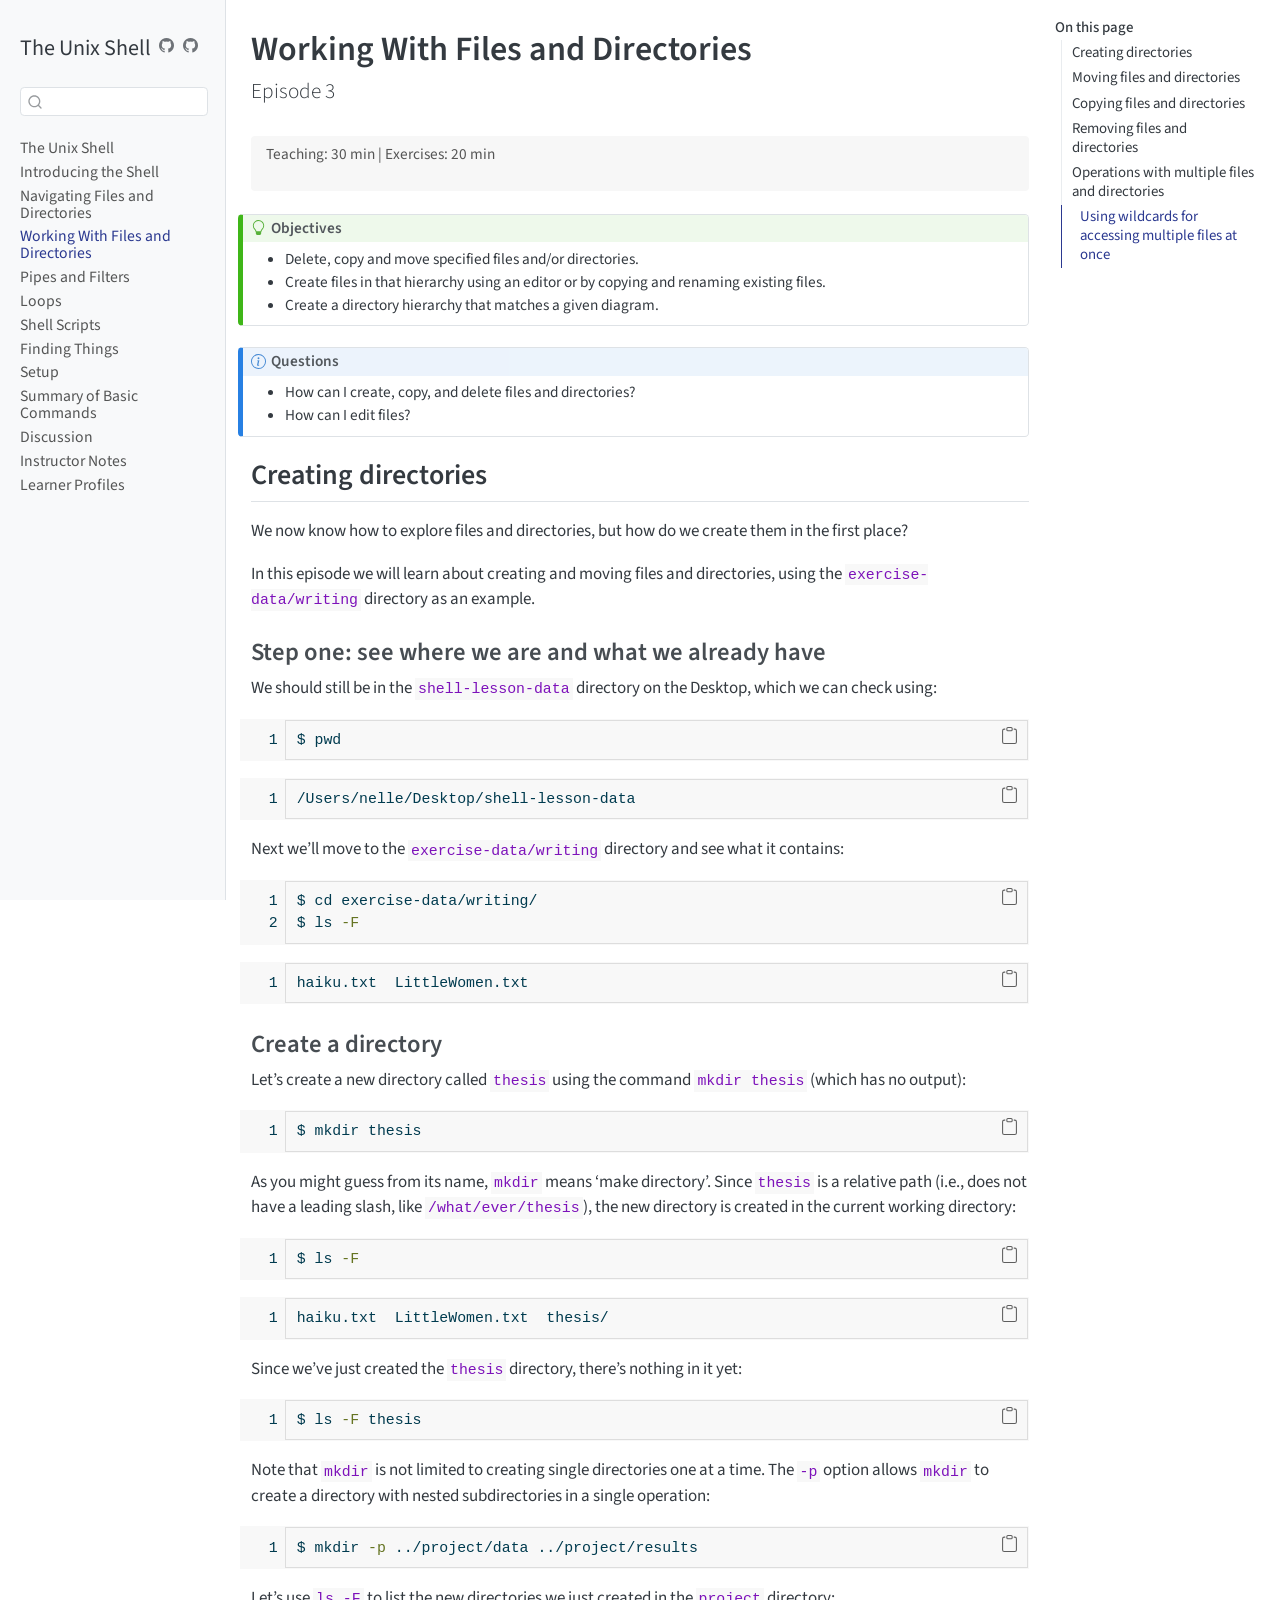
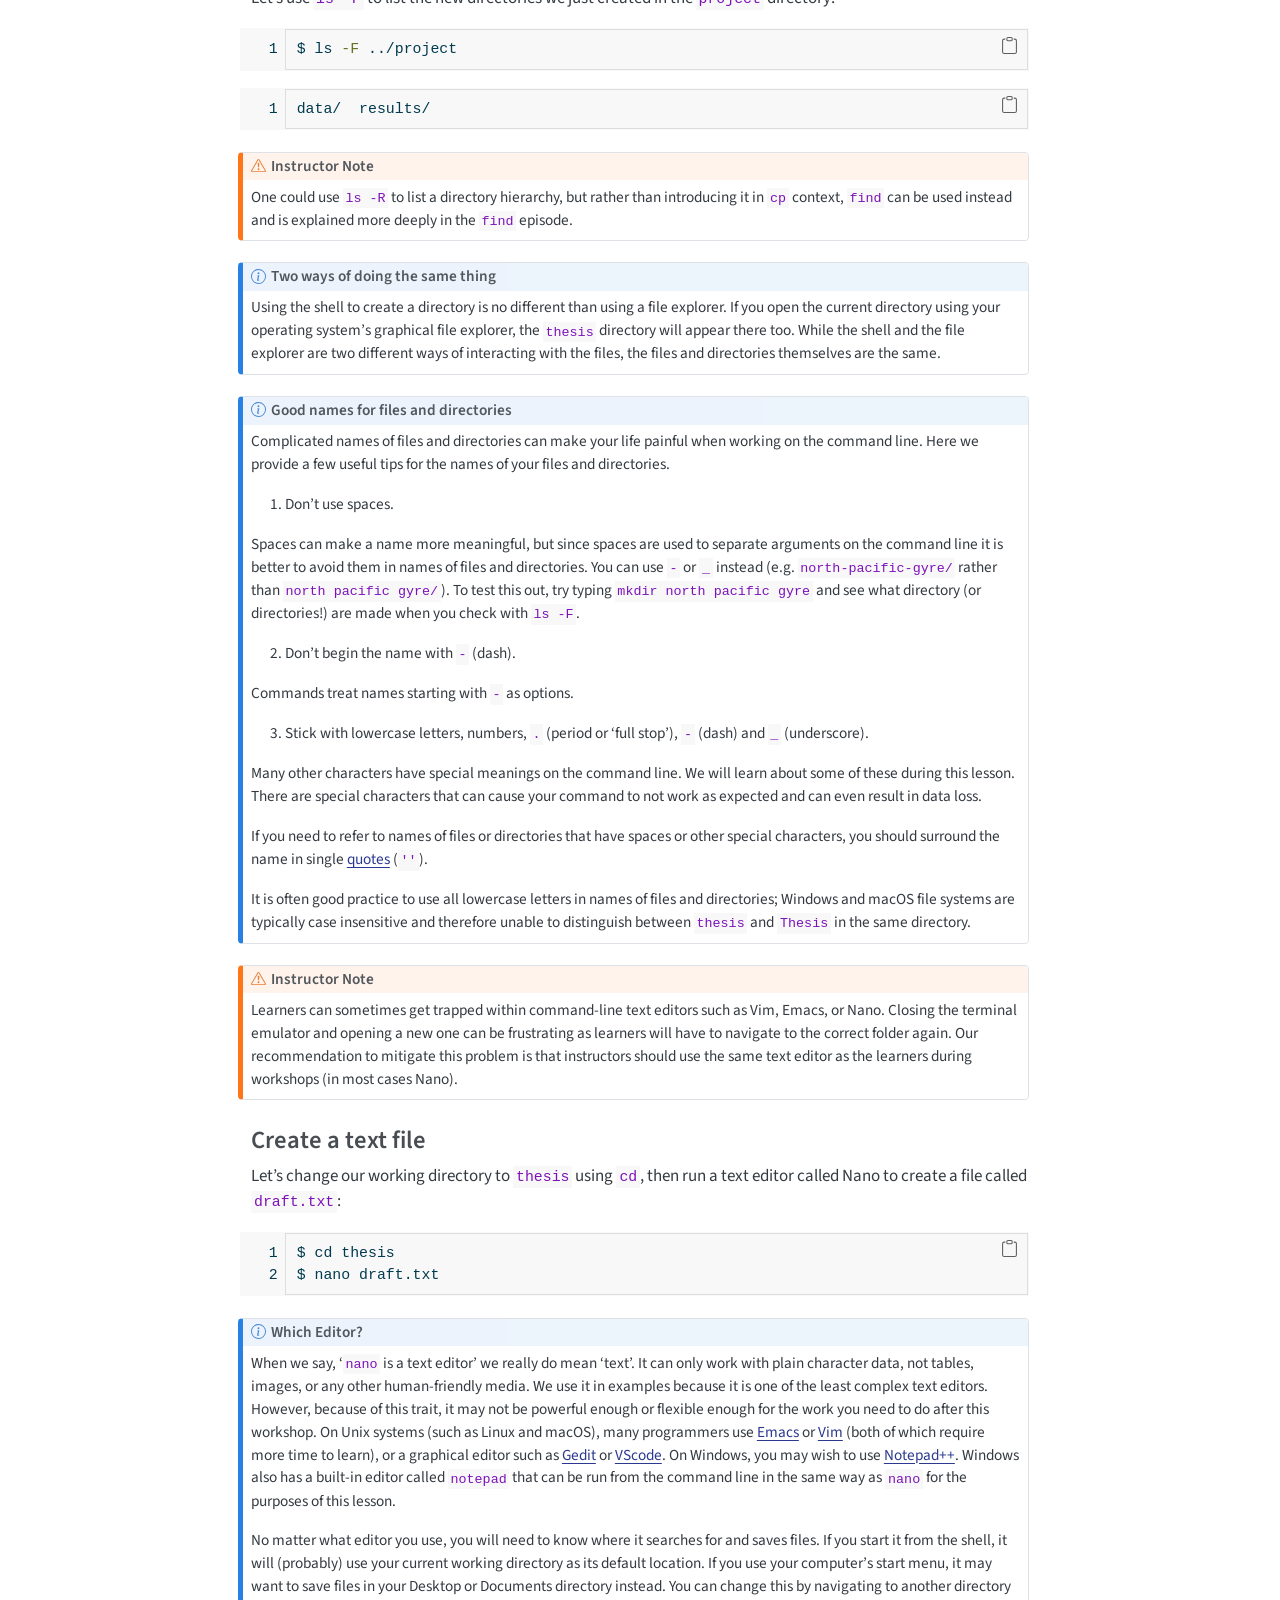
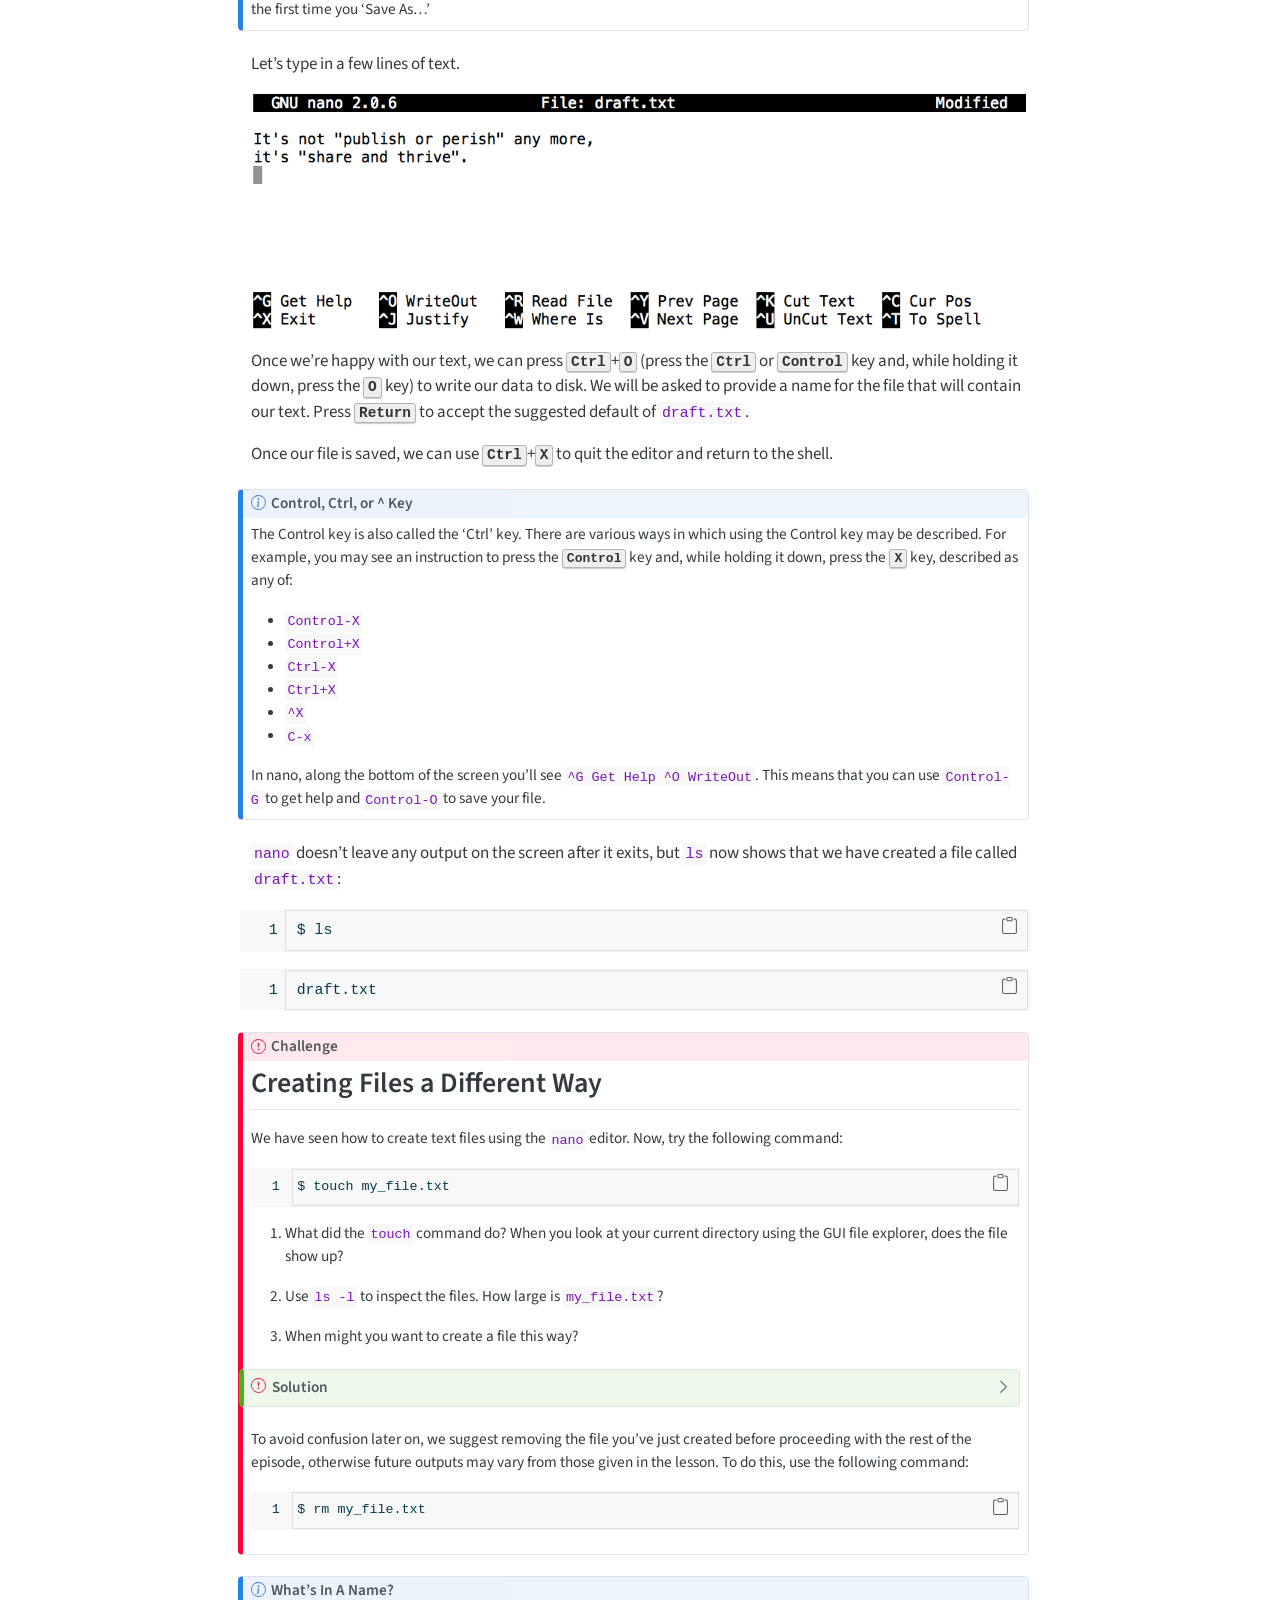
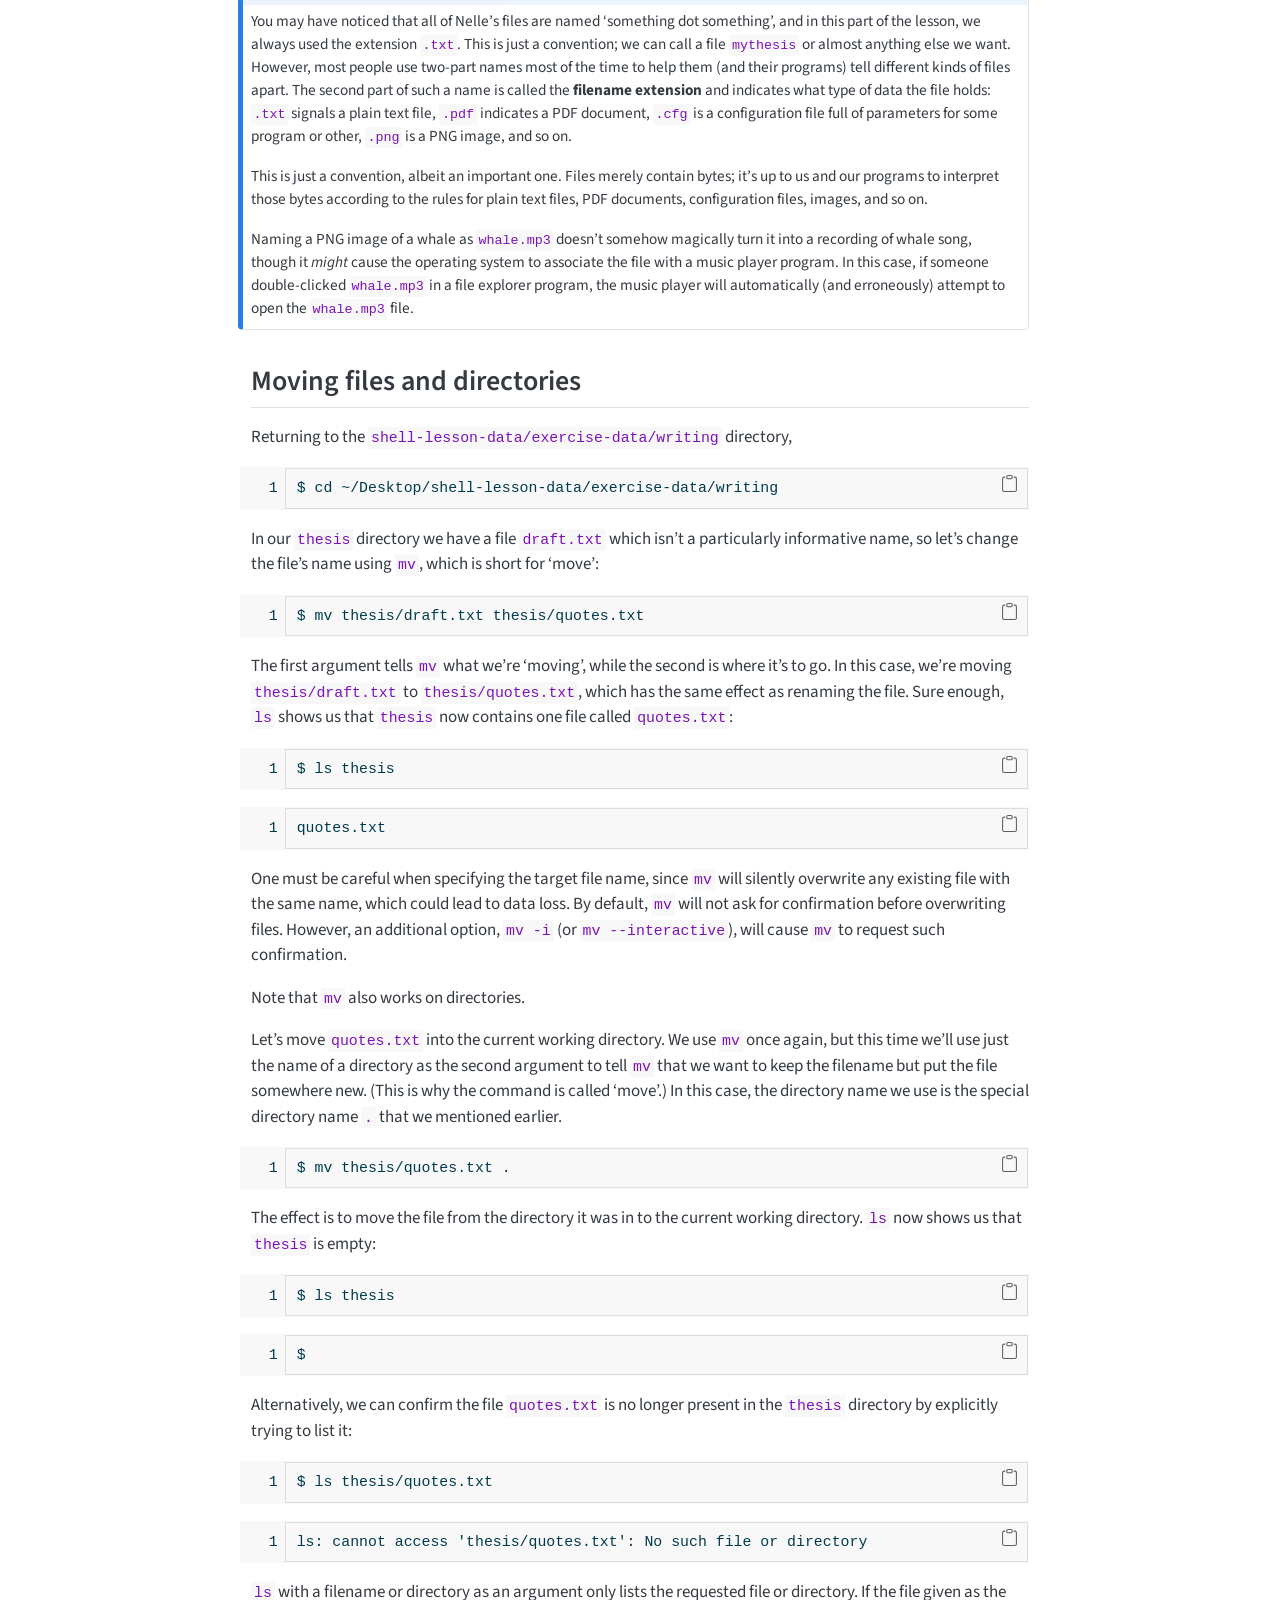
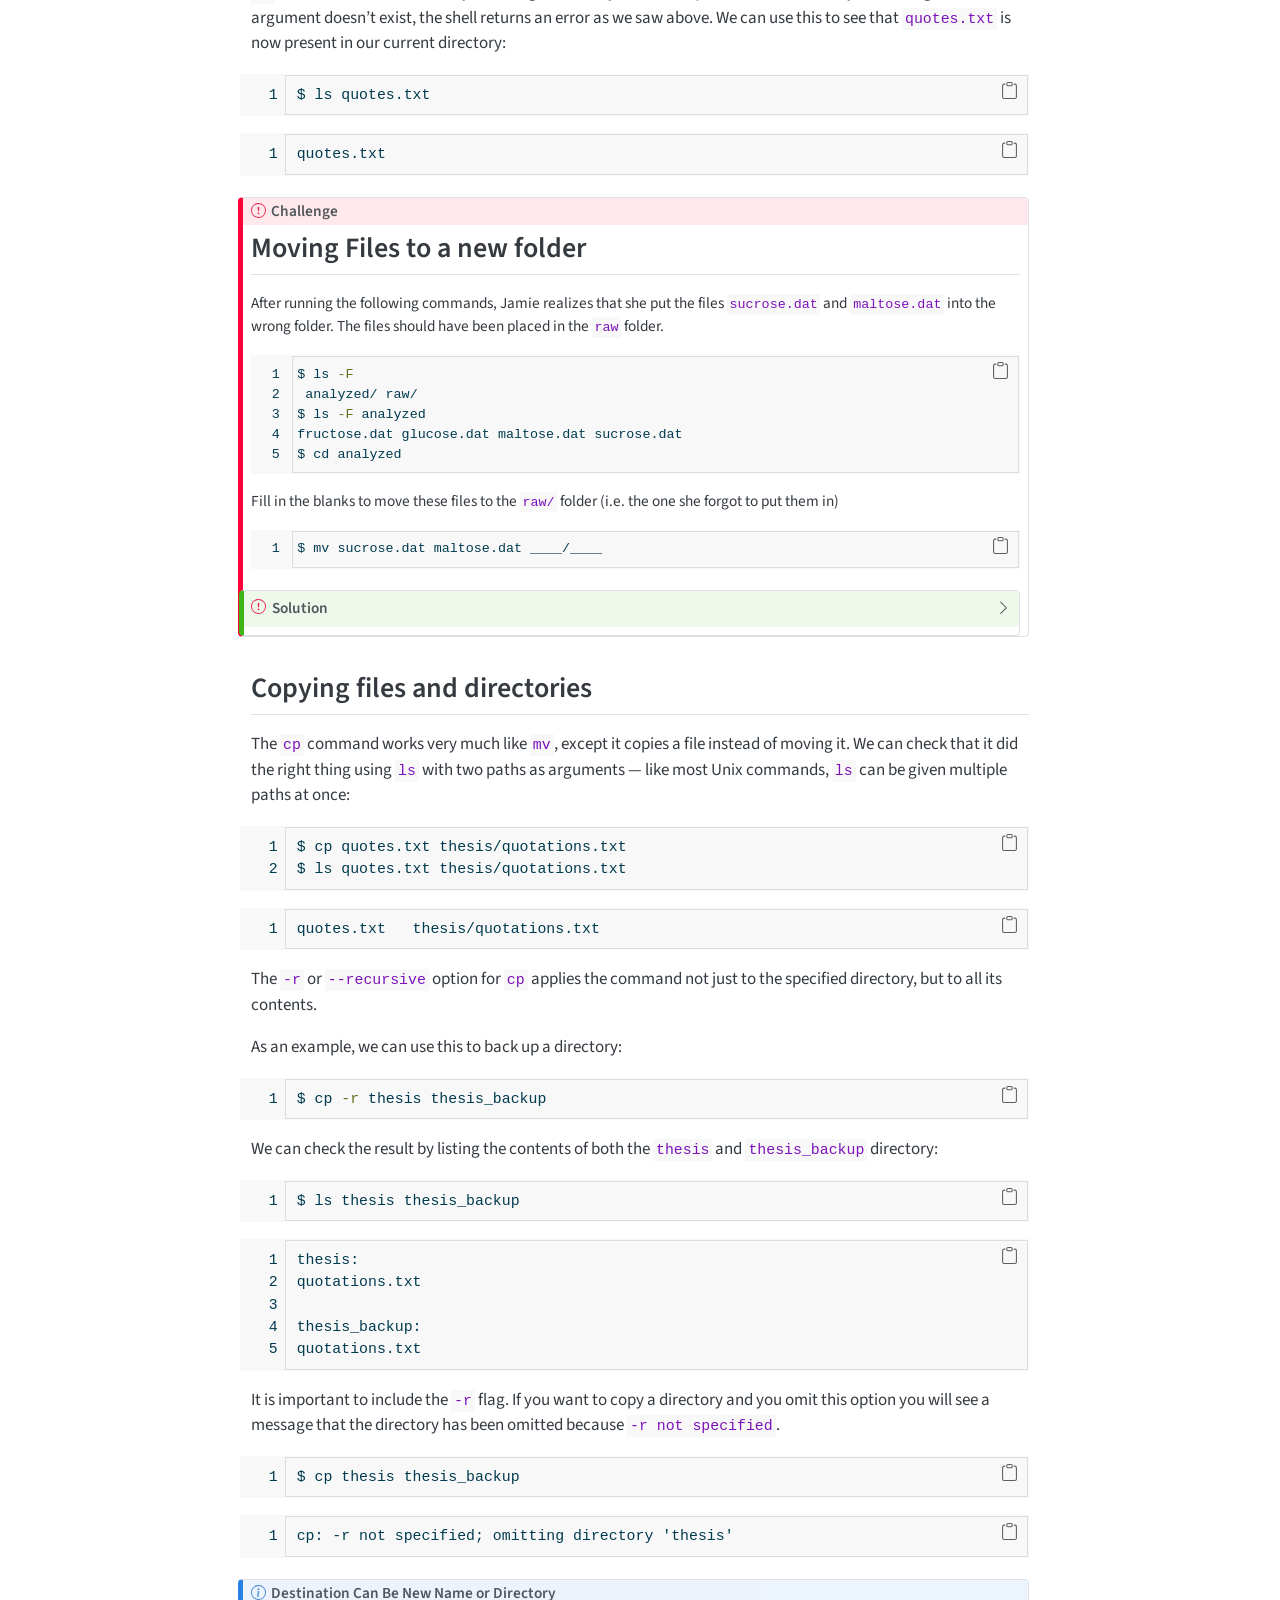
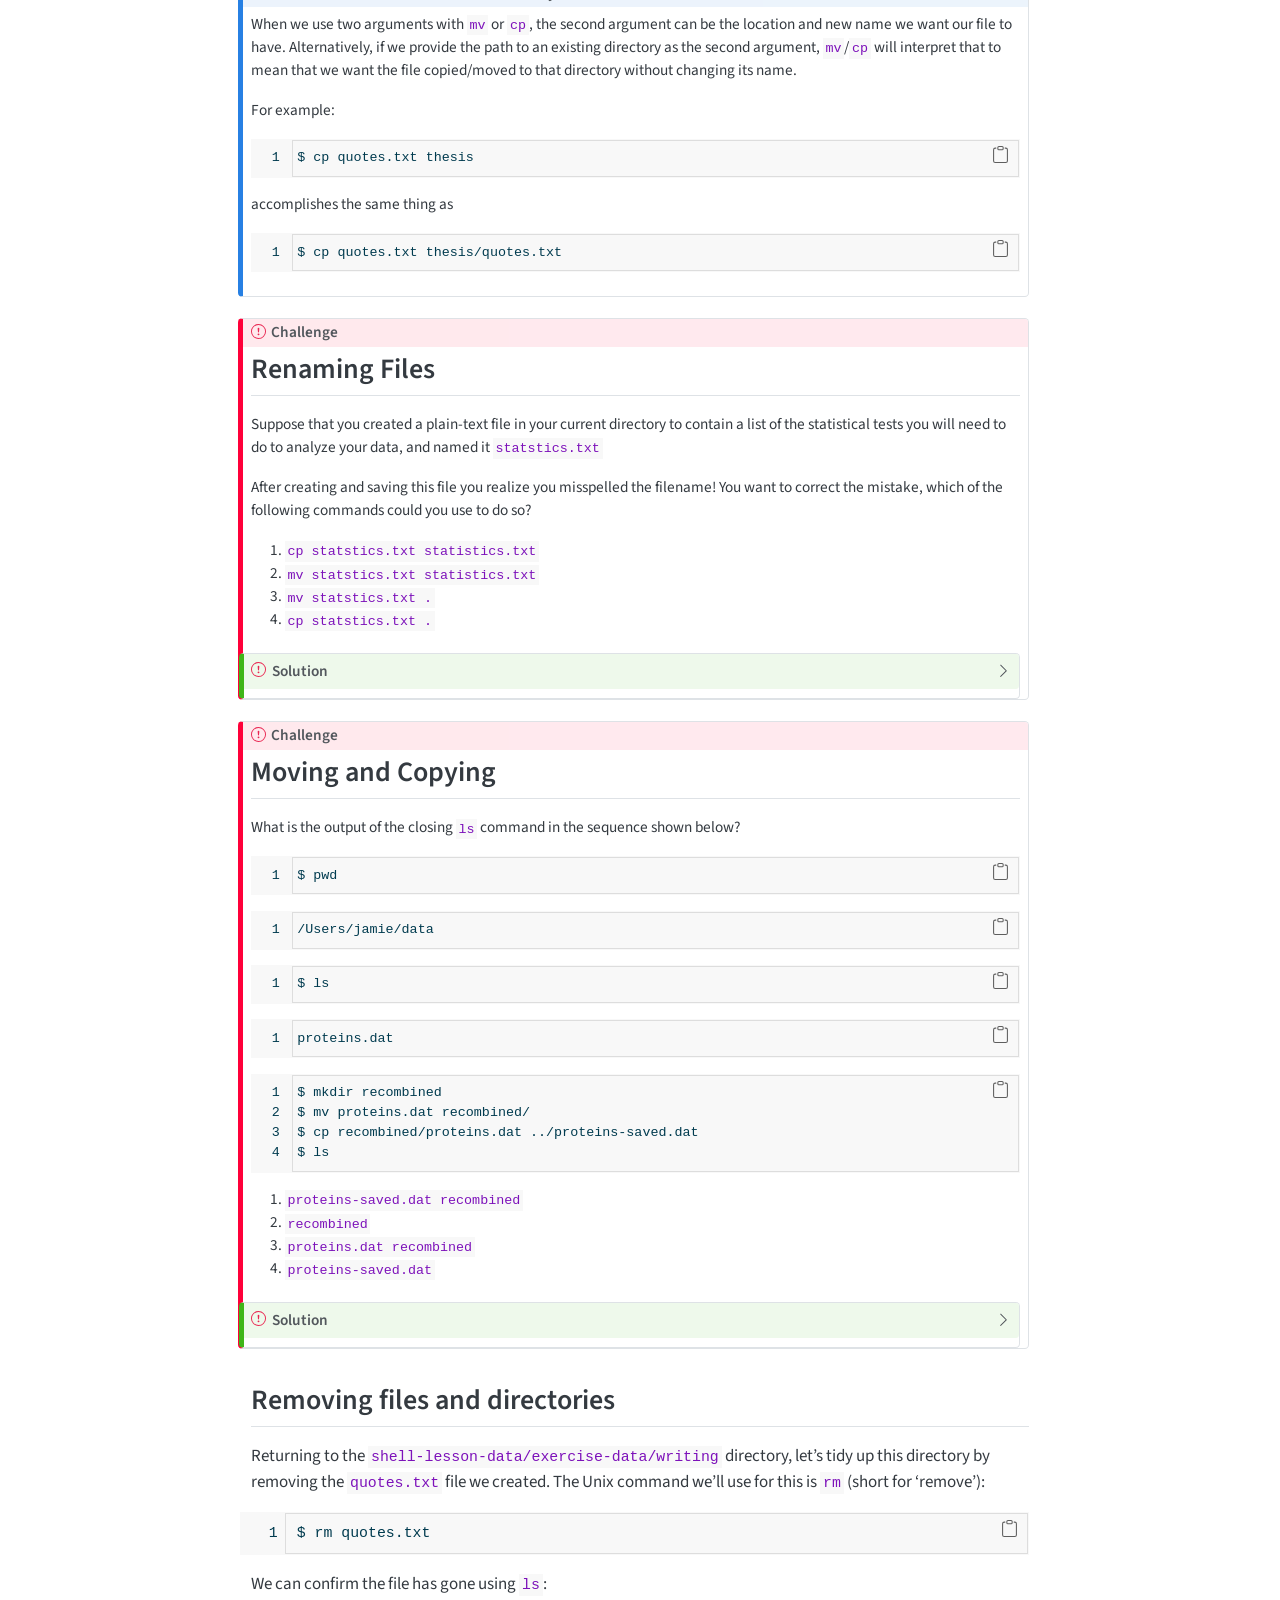
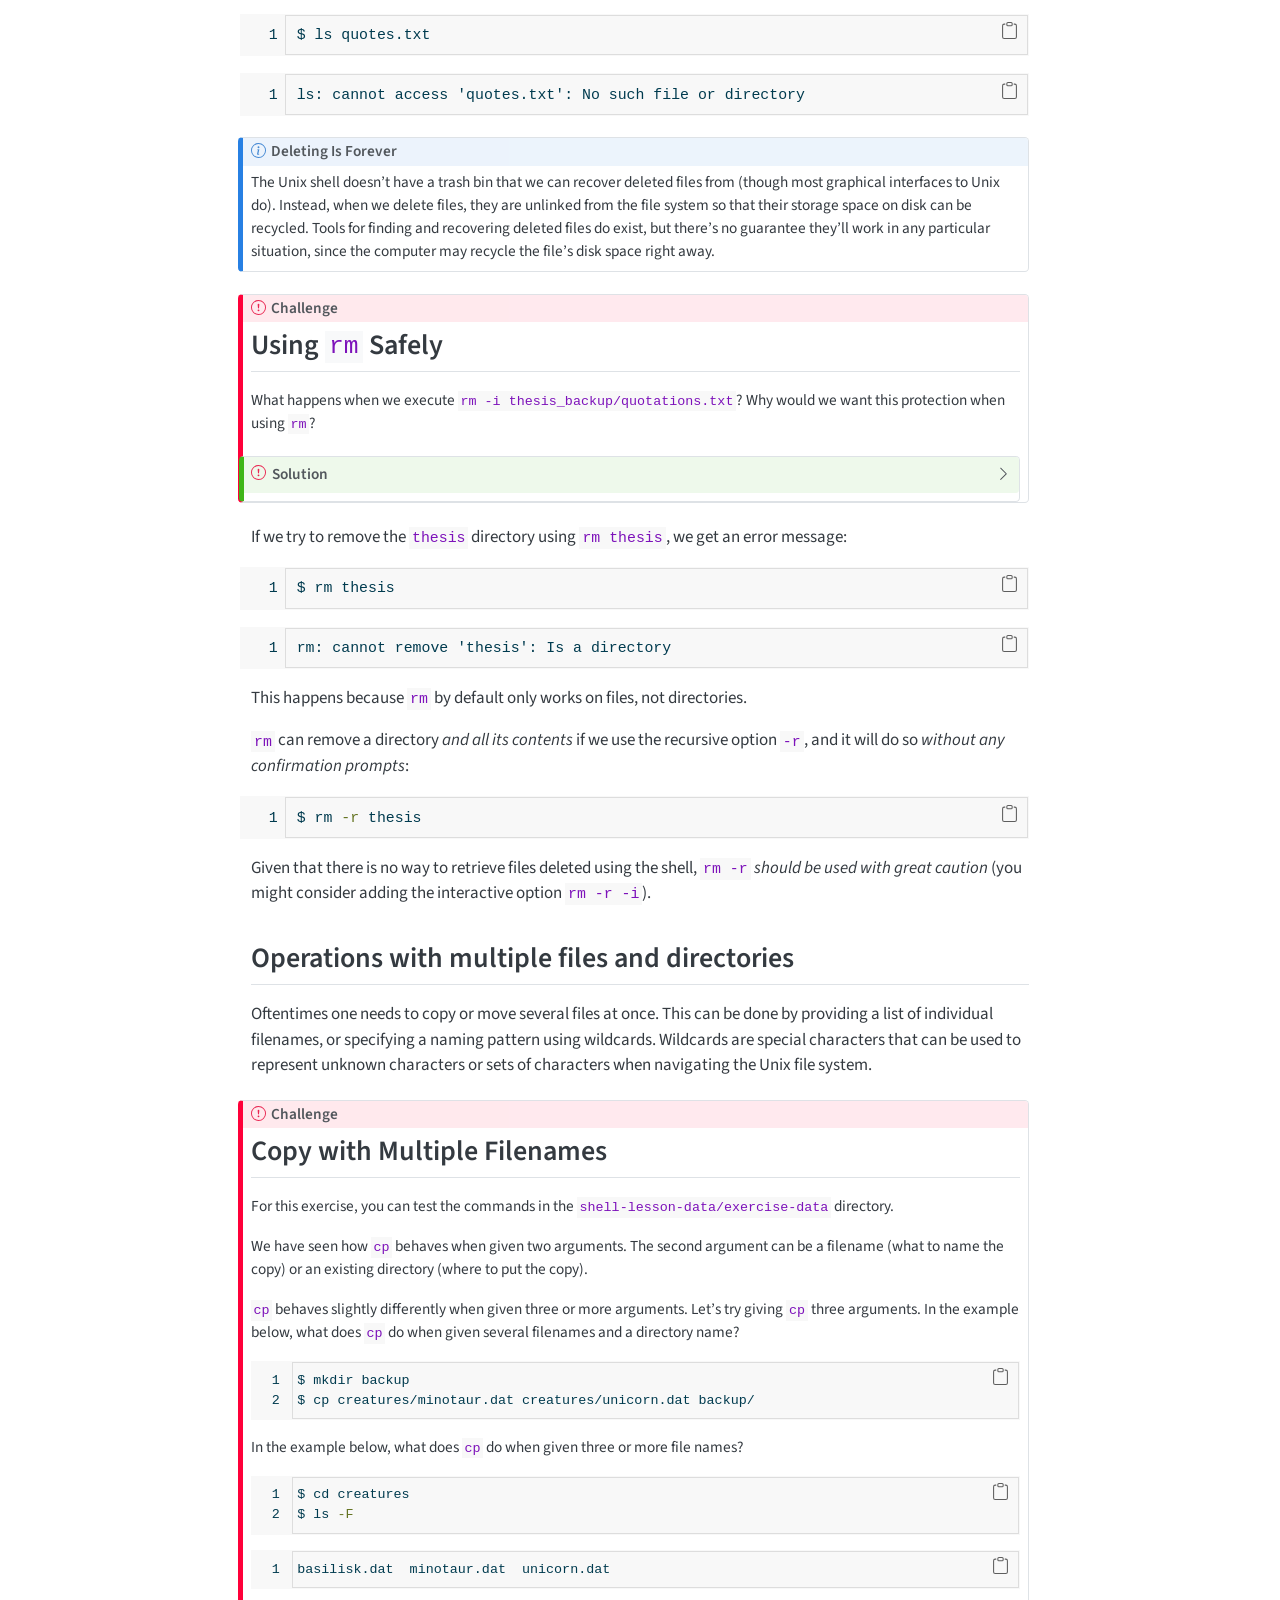
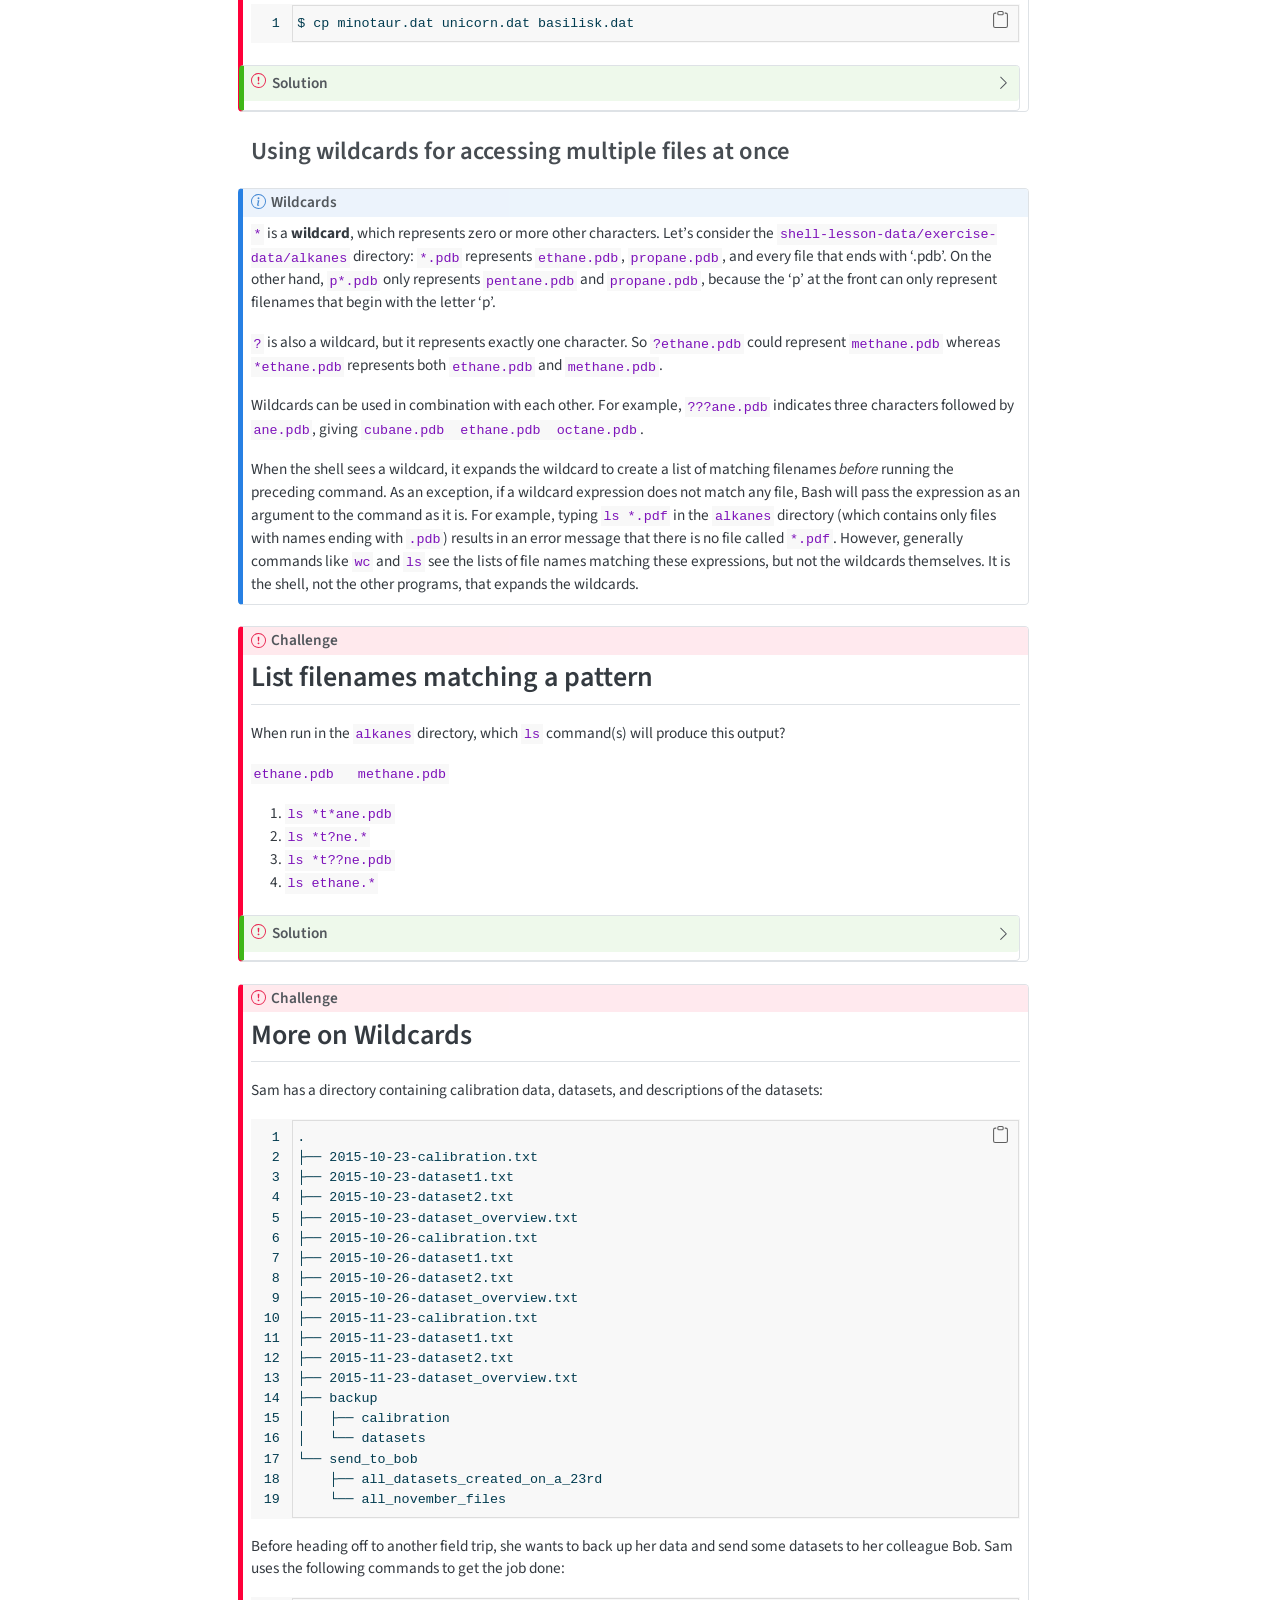
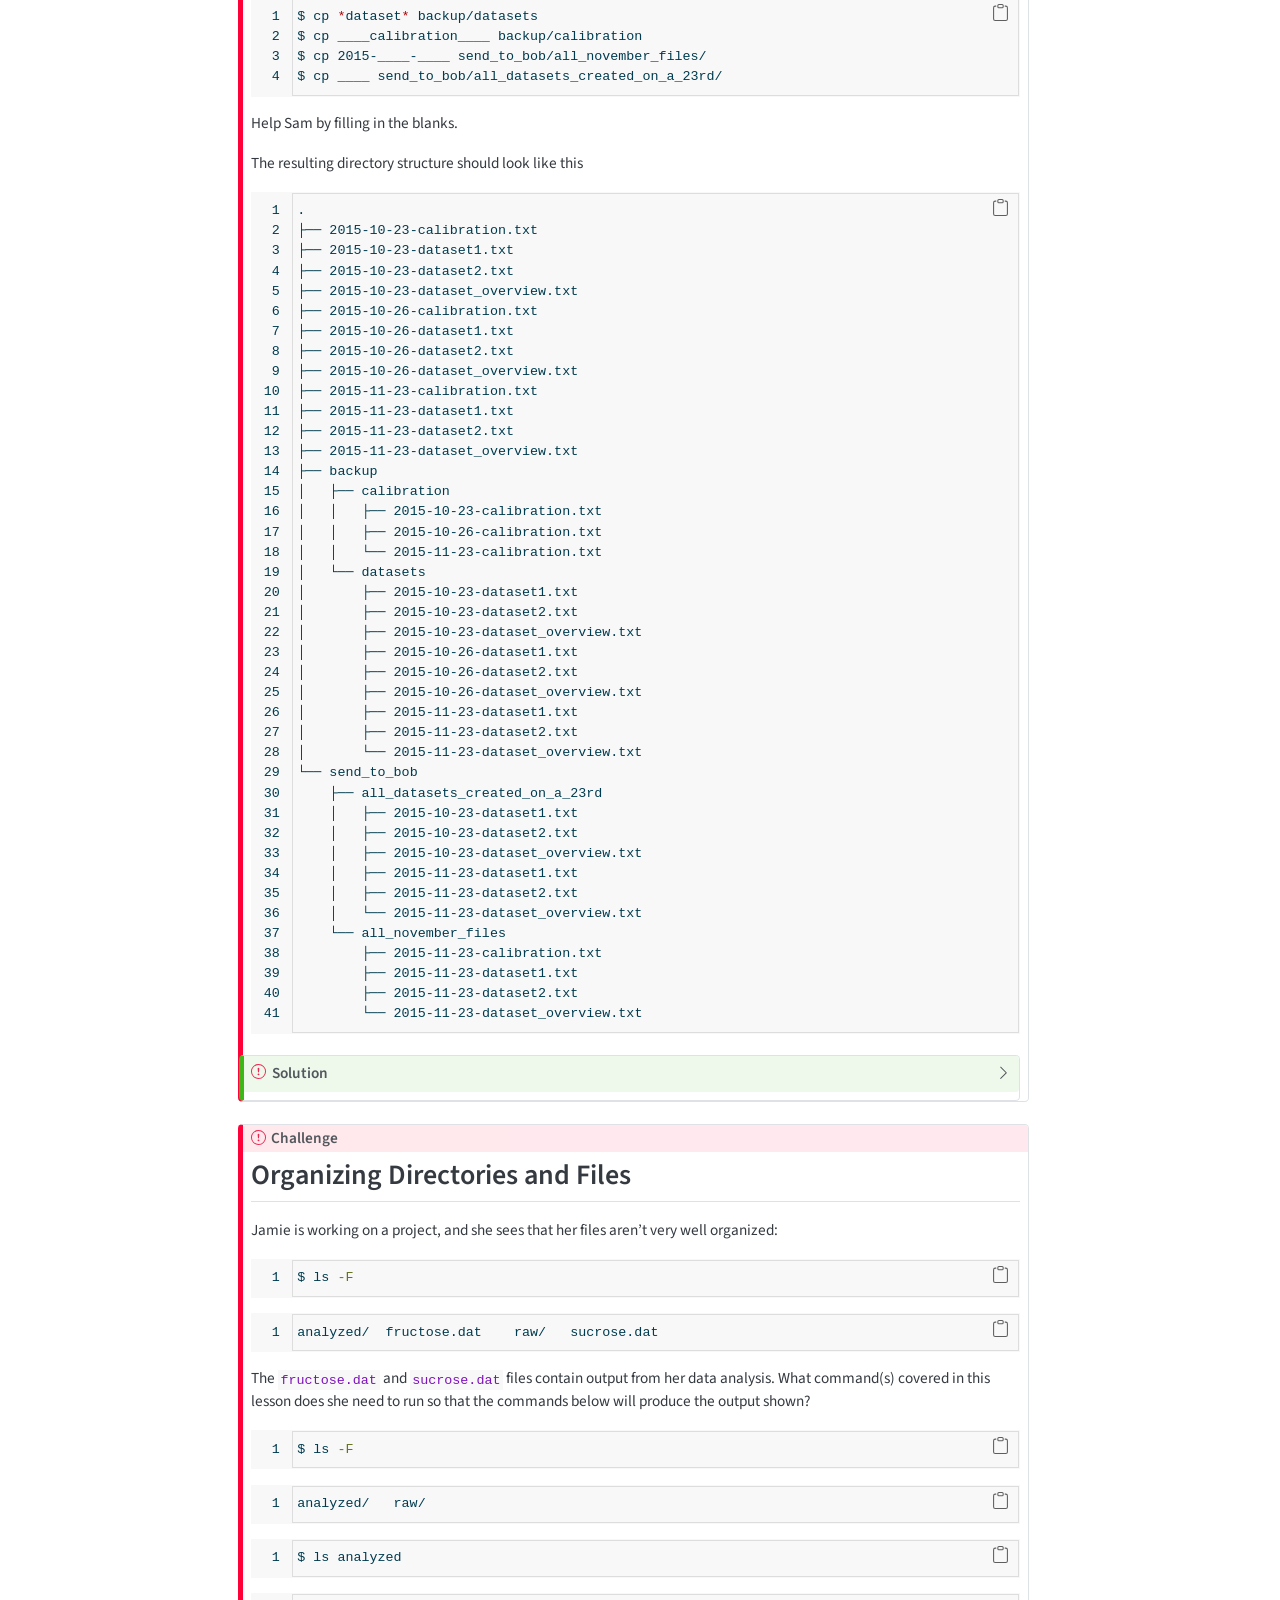
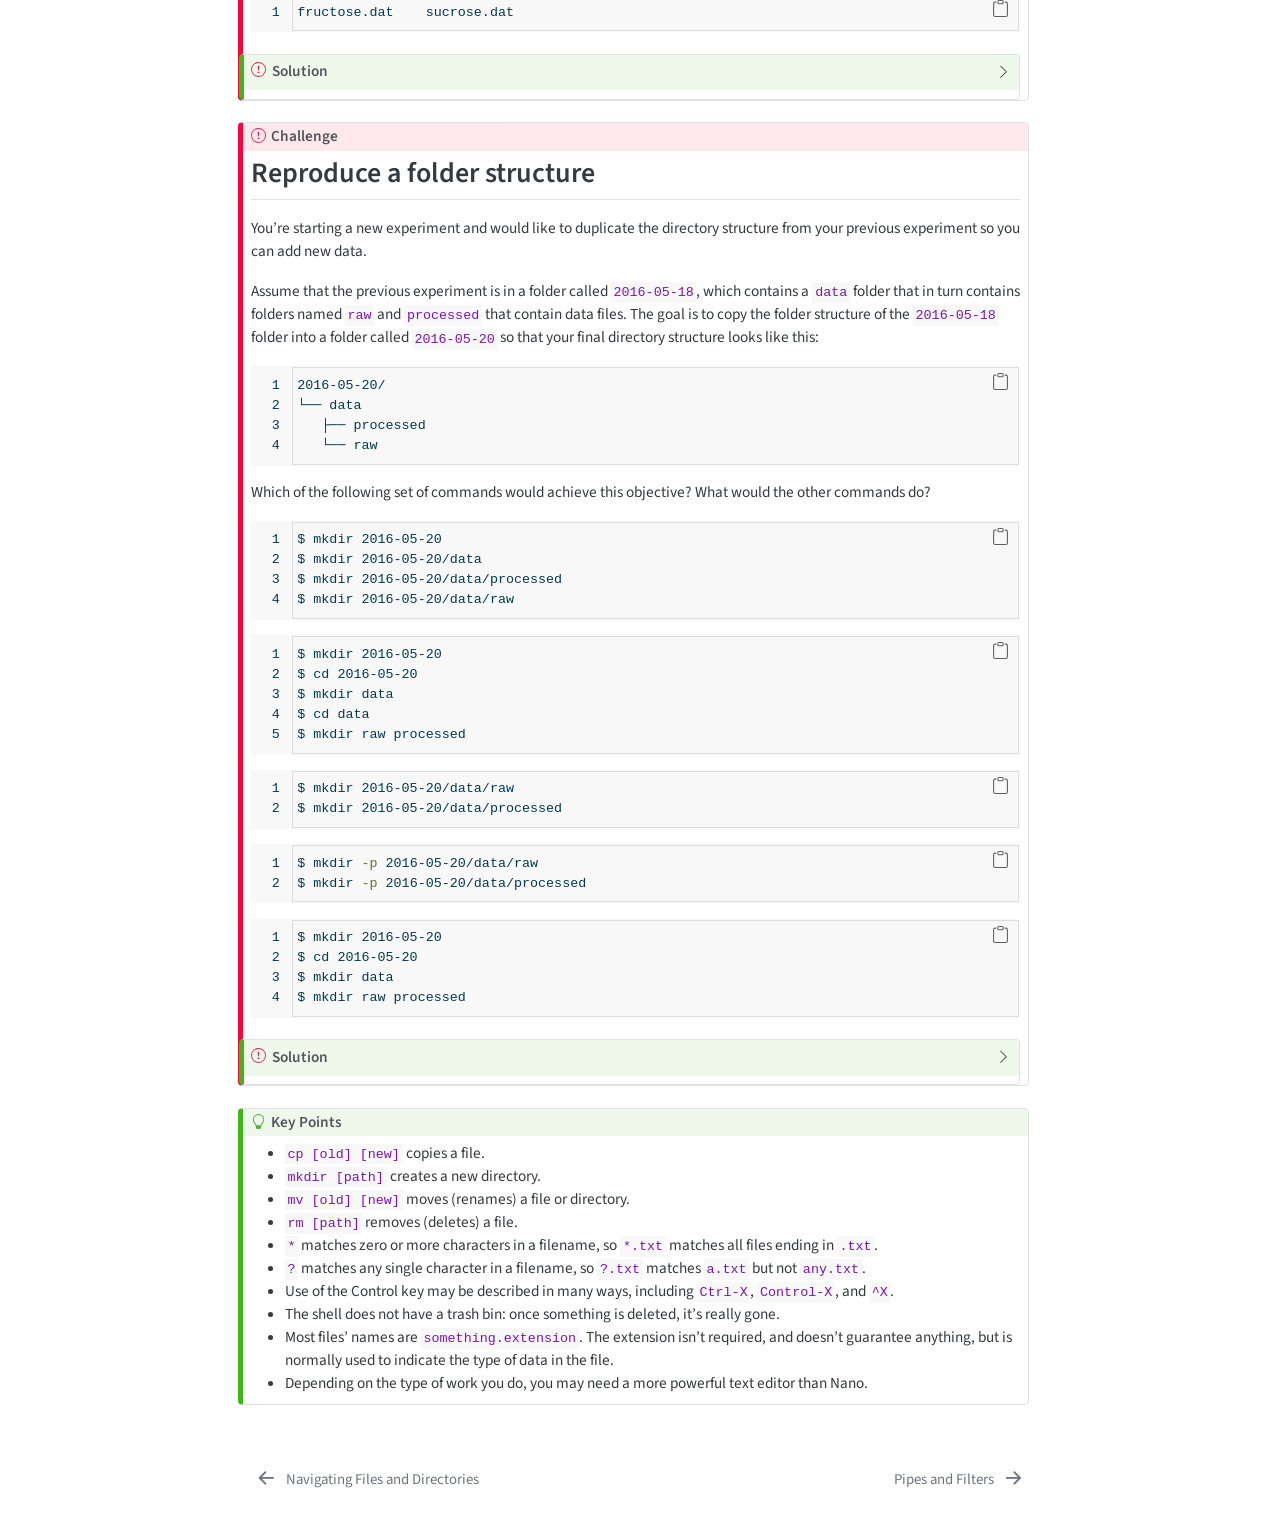
<file: docs/03-create.html>
<!DOCTYPE html>
<html xmlns="http://www.w3.org/1999/xhtml" lang="en" xml:lang="en"><head>

<meta charset="utf-8">
<meta name="generator" content="quarto-1.9.38">

<meta name="viewport" content="width=device-width, initial-scale=1.0, user-scalable=yes">


<title>Working With Files and Directories – The Unix Shell</title>
<style>
/* Default styles provided by pandoc.
** See https://pandoc.org/MANUAL.html#variables-for-html for config info.
*/
code{white-space: pre-wrap;}
span.smallcaps{font-variant: small-caps;}
div.columns{display: flex; gap: min(4vw, 1.5em);}
div.column{flex: auto; overflow-x: auto;}
div.hanging-indent{margin-left: 1.5em; text-indent: -1.5em;}
ul.task-list{list-style: none;}
ul.task-list li input[type="checkbox"] {
  width: 0.8em;
  margin: 0 0.8em 0.2em -1em; /* quarto-specific, see https://github.com/quarto-dev/quarto-cli/issues/4556 */ 
  vertical-align: middle;
}
/* CSS for syntax highlighting */
html { -webkit-text-size-adjust: 100%; }
pre > code.sourceCode { white-space: pre; position: relative; }
pre > code.sourceCode > span { display: inline-block; line-height: 1.25; }
pre > code.sourceCode > span:empty { height: 1.2em; }
.sourceCode { overflow: visible; }
code.sourceCode > span { color: inherit; text-decoration: inherit; }
div.sourceCode { margin: 1em 0; }
pre.sourceCode { margin: 0; }
@media screen {
div.sourceCode { overflow: auto; }
}
@media print {
pre > code.sourceCode { white-space: pre-wrap; }
pre > code.sourceCode > span { text-indent: -5em; padding-left: 5em; }
}
pre.numberSource code
  { counter-reset: source-line 0; }
pre.numberSource code > span
  { position: relative; left: -4em; counter-increment: source-line; }
pre.numberSource code > span > a:first-child::before
  { content: counter(source-line);
    position: relative; left: -1em; text-align: right; vertical-align: baseline;
    border: none; display: inline-block;
    -webkit-touch-callout: none; -webkit-user-select: none;
    -khtml-user-select: none; -moz-user-select: none;
    -ms-user-select: none; user-select: none;
    padding: 0 4px; width: 4em;
  }
pre.numberSource { margin-left: 3em;  padding-left: 4px; }
div.sourceCode
  {   }
@media screen {
pre > code.sourceCode > span > a:first-child::before { text-decoration: underline; }
}
</style>


<script src="site_libs/quarto-nav/quarto-nav.js"></script>
<script src="site_libs/quarto-nav/headroom.min.js"></script>
<script src="site_libs/clipboard/clipboard.min.js"></script>
<script src="site_libs/quarto-search/autocomplete.umd.js"></script>
<script src="site_libs/quarto-search/fuse.min.js"></script>
<script src="site_libs/quarto-search/quarto-search.js"></script>
<meta name="quarto:offset" content="./">
<link href="./04-pipefilter.html" rel="next">
<link href="./02-filedir.html" rel="prev">
<script src="site_libs/quarto-html/quarto.js" type="module"></script>
<script src="site_libs/quarto-html/tabsets/tabsets.js" type="module"></script>
<script src="site_libs/quarto-html/popper.min.js"></script>
<script src="site_libs/quarto-html/tippy.umd.min.js"></script>
<script src="site_libs/quarto-html/anchor.min.js"></script>
<link href="site_libs/quarto-html/tippy.css" rel="stylesheet">
<link href="site_libs/quarto-html/quarto-syntax-highlighting-15634bcf2e68342d4ad2dfa704d543f6.css" rel="stylesheet" id="quarto-text-highlighting-styles">
<script src="site_libs/bootstrap/bootstrap.min.js"></script>
<link href="site_libs/bootstrap/bootstrap-icons.css" rel="stylesheet">
<link href="site_libs/bootstrap/bootstrap-d099bbf68dda2fcb8e51eb793c421ddb.min.css" rel="stylesheet" append-hash="true" id="quarto-bootstrap" data-mode="light">
<script id="quarto-search-options" type="application/json">{
  "location": "sidebar",
  "copy-button": false,
  "collapse-after": 3,
  "panel-placement": "start",
  "type": "textbox",
  "limit": 50,
  "keyboard-shortcut": [
    "f",
    "/",
    "s"
  ],
  "show-item-context": false,
  "language": {
    "search-no-results-text": "No results",
    "search-matching-documents-text": "matching documents",
    "search-copy-link-title": "Copy link to search",
    "search-hide-matches-text": "Hide additional matches",
    "search-more-match-text": "more match in this document",
    "search-more-matches-text": "more matches in this document",
    "search-clear-button-title": "Clear",
    "search-text-placeholder": "",
    "search-detached-cancel-button-title": "Cancel",
    "search-submit-button-title": "Submit",
    "search-label": "Search"
  }
}</script>


</head>

<body class="nav-sidebar docked quarto-light">

<div id="quarto-search-results"></div>
  <header id="quarto-header" class="headroom fixed-top">
  <nav class="quarto-secondary-nav">
    <div class="container-fluid d-flex">
      <button type="button" class="quarto-btn-toggle btn" data-bs-toggle="collapse" role="button" data-bs-target=".quarto-sidebar-collapse-item" aria-controls="quarto-sidebar" aria-expanded="false" aria-label="Toggle sidebar navigation" onclick="if (window.quartoToggleHeadroom) { window.quartoToggleHeadroom(); }">
        <i class="bi bi-layout-text-sidebar-reverse"></i>
      </button>
        <nav class="quarto-page-breadcrumbs" aria-label="breadcrumb"><ol class="breadcrumb"><li class="breadcrumb-item"><a href="./03-create.html"><span class="chapter-title">Working With Files and Directories</span></a></li></ol></nav>
        <a class="flex-grow-1" role="navigation" data-bs-toggle="collapse" data-bs-target=".quarto-sidebar-collapse-item" aria-controls="quarto-sidebar" aria-expanded="false" aria-label="Toggle sidebar navigation" onclick="if (window.quartoToggleHeadroom) { window.quartoToggleHeadroom(); }">      
        </a>
      <button type="button" class="btn quarto-search-button" aria-label="Search" onclick="window.quartoOpenSearch();">
        <i class="bi bi-search"></i>
      </button>
    </div>
  </nav>
</header>
<!-- content -->
<div id="quarto-content" class="quarto-container page-columns page-rows-contents page-layout-article">
<!-- sidebar -->
  <nav id="quarto-sidebar" class="sidebar collapse collapse-horizontal quarto-sidebar-collapse-item sidebar-navigation docked overflow-auto">
    <div class="pt-lg-2 mt-2 text-left sidebar-header">
    <div class="sidebar-title mb-0 py-0">
      <a href="./">The Unix Shell</a> 
        <div class="sidebar-tools-main">
    <a href="https://github.com/swcarpentry/shell-novice" title="" class="quarto-navigation-tool px-1" aria-label=""><i class="bi bi-github"></i></a>
    <a href="https://github.com/swcarpentry/shell-novice" title="Source Code" class="quarto-navigation-tool px-1" aria-label="Source Code"><i class="bi bi-github"></i></a>
</div>
    </div>
      </div>
        <div class="mt-2 flex-shrink-0 align-items-center">
        <div class="sidebar-search">
        <div id="quarto-search" class="" title="Search"></div>
        </div>
        </div>
    <div class="sidebar-menu-container"> 
    <ul class="list-unstyled mt-1">
        <li class="sidebar-item">
  <div class="sidebar-item-container"> 
  <a href="./index.html" class="sidebar-item-text sidebar-link"><span class="chapter-title">The Unix Shell</span></a>
  </div>
</li>
        <li class="sidebar-item">
  <div class="sidebar-item-container"> 
  <a href="./01-intro.html" class="sidebar-item-text sidebar-link"><span class="chapter-title">Introducing the Shell</span></a>
  </div>
</li>
        <li class="sidebar-item">
  <div class="sidebar-item-container"> 
  <a href="./02-filedir.html" class="sidebar-item-text sidebar-link"><span class="chapter-title">Navigating Files and Directories</span></a>
  </div>
</li>
        <li class="sidebar-item">
  <div class="sidebar-item-container"> 
  <a href="./03-create.html" class="sidebar-item-text sidebar-link active"><span class="chapter-title">Working With Files and Directories</span></a>
  </div>
</li>
        <li class="sidebar-item">
  <div class="sidebar-item-container"> 
  <a href="./04-pipefilter.html" class="sidebar-item-text sidebar-link"><span class="chapter-title">Pipes and Filters</span></a>
  </div>
</li>
        <li class="sidebar-item">
  <div class="sidebar-item-container"> 
  <a href="./05-loop.html" class="sidebar-item-text sidebar-link"><span class="chapter-title">Loops</span></a>
  </div>
</li>
        <li class="sidebar-item">
  <div class="sidebar-item-container"> 
  <a href="./06-script.html" class="sidebar-item-text sidebar-link"><span class="chapter-title">Shell Scripts</span></a>
  </div>
</li>
        <li class="sidebar-item">
  <div class="sidebar-item-container"> 
  <a href="./07-find.html" class="sidebar-item-text sidebar-link"><span class="chapter-title">Finding Things</span></a>
  </div>
</li>
        <li class="sidebar-item">
  <div class="sidebar-item-container"> 
  <a href="./setup.html" class="sidebar-item-text sidebar-link"><span class="chapter-title">Setup</span></a>
  </div>
</li>
        <li class="sidebar-item">
  <div class="sidebar-item-container"> 
  <a href="./reference.html" class="sidebar-item-text sidebar-link"><span class="chapter-title">Summary of Basic Commands</span></a>
  </div>
</li>
        <li class="sidebar-item">
  <div class="sidebar-item-container"> 
  <a href="./discuss.html" class="sidebar-item-text sidebar-link"><span class="chapter-title">Discussion</span></a>
  </div>
</li>
        <li class="sidebar-item">
  <div class="sidebar-item-container"> 
  <a href="./instructor-notes.html" class="sidebar-item-text sidebar-link"><span class="chapter-title">Instructor Notes</span></a>
  </div>
</li>
        <li class="sidebar-item">
  <div class="sidebar-item-container"> 
  <a href="./learner-profiles.html" class="sidebar-item-text sidebar-link"><span class="chapter-title">Learner Profiles</span></a>
  </div>
</li>
    </ul>
    </div>
</nav>
<div id="quarto-sidebar-glass" class="quarto-sidebar-collapse-item" data-bs-toggle="collapse" data-bs-target=".quarto-sidebar-collapse-item"></div>
<!-- margin-sidebar -->
    <div id="quarto-margin-sidebar" class="sidebar margin-sidebar">
        <nav id="TOC" role="doc-toc" class="toc-active">
    <h2 id="toc-title">On this page</h2>
   
  <ul>
  <li><a href="#creating-directories" id="toc-creating-directories" class="nav-link active" data-scroll-target="#creating-directories">Creating directories</a>
  <ul class="collapse">
  <li><a href="#step-one-see-where-we-are-and-what-we-already-have" id="toc-step-one-see-where-we-are-and-what-we-already-have" class="nav-link" data-scroll-target="#step-one-see-where-we-are-and-what-we-already-have">Step one: see where we are and what we already have</a></li>
  <li><a href="#create-a-directory" id="toc-create-a-directory" class="nav-link" data-scroll-target="#create-a-directory">Create a directory</a></li>
  <li><a href="#create-a-text-file" id="toc-create-a-text-file" class="nav-link" data-scroll-target="#create-a-text-file">Create a text file</a></li>
  </ul></li>
  <li><a href="#moving-files-and-directories" id="toc-moving-files-and-directories" class="nav-link" data-scroll-target="#moving-files-and-directories">Moving files and directories</a></li>
  <li><a href="#copying-files-and-directories" id="toc-copying-files-and-directories" class="nav-link" data-scroll-target="#copying-files-and-directories">Copying files and directories</a></li>
  <li><a href="#removing-files-and-directories" id="toc-removing-files-and-directories" class="nav-link" data-scroll-target="#removing-files-and-directories">Removing files and directories</a></li>
  <li><a href="#operations-with-multiple-files-and-directories" id="toc-operations-with-multiple-files-and-directories" class="nav-link" data-scroll-target="#operations-with-multiple-files-and-directories">Operations with multiple files and directories</a>
  <ul class="collapse">
  <li><a href="#using-wildcards-for-accessing-multiple-files-at-once" id="toc-using-wildcards-for-accessing-multiple-files-at-once" class="nav-link" data-scroll-target="#using-wildcards-for-accessing-multiple-files-at-once">Using wildcards for accessing multiple files at once</a></li>
  </ul></li>
  </ul>
</nav>
    </div>
<!-- main -->
<main class="content" id="quarto-document-content">

<header id="title-block-header" class="quarto-title-block default">
<div class="quarto-title">
<h1 class="title"><span class="chapter-title">Working With Files and Directories</span></h1>
<p class="subtitle lead">Episode 3</p>
</div>



<div class="quarto-title-meta">

    
  
    
  </div>
  


</header>


<div class="episode-meta">
<p>Teaching: 30 min  |  Exercises: 20 min</p>
</div>
<div class="callout callout-style-default callout-tip callout-titled" title="Objectives">
<div class="callout-header d-flex align-content-center">
<div class="callout-icon-container">
<i class="callout-icon"></i>
</div>
<div class="callout-title-container flex-fill">
<span class="screen-reader-only">Tip</span>Objectives
</div>
</div>
<div class="callout-body-container callout-body">
<ul>
<li>Delete, copy and move specified files and/or directories.</li>
<li>Create files in that hierarchy using an editor or by copying and renaming existing files.</li>
<li>Create a directory hierarchy that matches a given diagram.</li>
</ul>
</div>
</div>
<div class="callout callout-style-default callout-note callout-titled" title="Questions">
<div class="callout-header d-flex align-content-center">
<div class="callout-icon-container">
<i class="callout-icon"></i>
</div>
<div class="callout-title-container flex-fill">
<span class="screen-reader-only">Note</span>Questions
</div>
</div>
<div class="callout-body-container callout-body">
<ul>
<li>How can I create, copy, and delete files and directories?</li>
<li>How can I edit files?</li>
</ul>
</div>
</div>
<section id="creating-directories" class="level2">
<h2 class="anchored" data-anchor-id="creating-directories">Creating directories</h2>
<p>We now know how to explore files and directories, but how do we create them in the first place?</p>
<p>In this episode we will learn about creating and moving files and directories, using the <code>exercise-data/writing</code> directory as an example.</p>
<section id="step-one-see-where-we-are-and-what-we-already-have" class="level3">
<h3 class="anchored" data-anchor-id="step-one-see-where-we-are-and-what-we-already-have">Step one: see where we are and what we already have</h3>
<p>We should still be in the <code>shell-lesson-data</code> directory on the Desktop, which we can check using:</p>
<div class="code-copy-outer-scaffold"><div class="sourceCode" id="cb1"><pre class="sourceCode numberSource bash number-lines code-with-copy"><code class="sourceCode bash"><span id="cb1-1"><a href="#cb1-1"></a><span class="ex">$</span> pwd</span></code></pre></div><button title="Copy to Clipboard" class="code-copy-button"><i class="bi"></i></button></div>
<div class="code-copy-outer-scaffold"><div class="sourceCode" id="cb2"><pre class="sourceCode numberSource output number-lines code-with-copy"><code class="sourceCode"><span id="cb2-1"><a href="#cb2-1"></a>/Users/nelle/Desktop/shell-lesson-data</span></code></pre></div><button title="Copy to Clipboard" class="code-copy-button"><i class="bi"></i></button></div>
<p>Next we’ll move to the <code>exercise-data/writing</code> directory and see what it contains:</p>
<div class="code-copy-outer-scaffold"><div class="sourceCode" id="cb3"><pre class="sourceCode numberSource bash number-lines code-with-copy"><code class="sourceCode bash"><span id="cb3-1"><a href="#cb3-1"></a><span class="ex">$</span> cd exercise-data/writing/</span>
<span id="cb3-2"><a href="#cb3-2"></a><span class="ex">$</span> ls <span class="at">-F</span></span></code></pre></div><button title="Copy to Clipboard" class="code-copy-button"><i class="bi"></i></button></div>
<div class="code-copy-outer-scaffold"><div class="sourceCode" id="cb4"><pre class="sourceCode numberSource output number-lines code-with-copy"><code class="sourceCode"><span id="cb4-1"><a href="#cb4-1"></a>haiku.txt  LittleWomen.txt</span></code></pre></div><button title="Copy to Clipboard" class="code-copy-button"><i class="bi"></i></button></div>
</section>
<section id="create-a-directory" class="level3">
<h3 class="anchored" data-anchor-id="create-a-directory">Create a directory</h3>
<p>Let’s create a new directory called <code>thesis</code> using the command <code>mkdir thesis</code> (which has no output):</p>
<div class="code-copy-outer-scaffold"><div class="sourceCode" id="cb5"><pre class="sourceCode numberSource bash number-lines code-with-copy"><code class="sourceCode bash"><span id="cb5-1"><a href="#cb5-1"></a><span class="ex">$</span> mkdir thesis</span></code></pre></div><button title="Copy to Clipboard" class="code-copy-button"><i class="bi"></i></button></div>
<p>As you might guess from its name, <code>mkdir</code> means ‘make directory’. Since <code>thesis</code> is a relative path (i.e., does not have a leading slash, like <code>/what/ever/thesis</code>), the new directory is created in the current working directory:</p>
<div class="code-copy-outer-scaffold"><div class="sourceCode" id="cb6"><pre class="sourceCode numberSource bash number-lines code-with-copy"><code class="sourceCode bash"><span id="cb6-1"><a href="#cb6-1"></a><span class="ex">$</span> ls <span class="at">-F</span></span></code></pre></div><button title="Copy to Clipboard" class="code-copy-button"><i class="bi"></i></button></div>
<div class="code-copy-outer-scaffold"><div class="sourceCode" id="cb7"><pre class="sourceCode numberSource output number-lines code-with-copy"><code class="sourceCode"><span id="cb7-1"><a href="#cb7-1"></a>haiku.txt  LittleWomen.txt  thesis/</span></code></pre></div><button title="Copy to Clipboard" class="code-copy-button"><i class="bi"></i></button></div>
<p>Since we’ve just created the <code>thesis</code> directory, there’s nothing in it yet:</p>
<div class="code-copy-outer-scaffold"><div class="sourceCode" id="cb8"><pre class="sourceCode numberSource bash number-lines code-with-copy"><code class="sourceCode bash"><span id="cb8-1"><a href="#cb8-1"></a><span class="ex">$</span> ls <span class="at">-F</span> thesis</span></code></pre></div><button title="Copy to Clipboard" class="code-copy-button"><i class="bi"></i></button></div>
<p>Note that <code>mkdir</code> is not limited to creating single directories one at a time. The <code>-p</code> option allows <code>mkdir</code> to create a directory with nested subdirectories in a single operation:</p>
<div class="code-copy-outer-scaffold"><div class="sourceCode" id="cb9"><pre class="sourceCode numberSource bash number-lines code-with-copy"><code class="sourceCode bash"><span id="cb9-1"><a href="#cb9-1"></a><span class="ex">$</span> mkdir <span class="at">-p</span> ../project/data ../project/results</span></code></pre></div><button title="Copy to Clipboard" class="code-copy-button"><i class="bi"></i></button></div>
<p>Let’s use <code>ls -F</code> to list the new directories we just created in the <code>project</code> directory:</p>
<div class="code-copy-outer-scaffold"><div class="sourceCode" id="cb10"><pre class="sourceCode numberSource bash number-lines code-with-copy"><code class="sourceCode bash"><span id="cb10-1"><a href="#cb10-1"></a><span class="ex">$</span> ls <span class="at">-F</span> ../project</span></code></pre></div><button title="Copy to Clipboard" class="code-copy-button"><i class="bi"></i></button></div>
<div class="code-copy-outer-scaffold"><div class="sourceCode" id="cb11"><pre class="sourceCode numberSource output number-lines code-with-copy"><code class="sourceCode"><span id="cb11-1"><a href="#cb11-1"></a>data/  results/</span></code></pre></div><button title="Copy to Clipboard" class="code-copy-button"><i class="bi"></i></button></div>
<div class="callout callout-style-default callout-warning callout-titled" title="Instructor Note">
<div class="callout-header d-flex align-content-center">
<div class="callout-icon-container">
<i class="callout-icon"></i>
</div>
<div class="callout-title-container flex-fill">
<span class="screen-reader-only">Warning</span>Instructor Note
</div>
</div>
<div class="callout-body-container callout-body">
<p>One could use <code>ls -R</code> to list a directory hierarchy, but rather than introducing it in <code>cp</code> context, <code>find</code> can be used instead and is explained more deeply in the <code>find</code> episode.</p>
</div>
</div>
<div class="callout callout-style-default callout-note callout-titled">
<div class="callout-header d-flex align-content-center">
<div class="callout-icon-container">
<i class="callout-icon"></i>
</div>
<div class="callout-title-container flex-fill">
<span class="screen-reader-only">Note</span>Two ways of doing the same thing
</div>
</div>
<div class="callout-body-container callout-body">
<p>Using the shell to create a directory is no different than using a file explorer. If you open the current directory using your operating system’s graphical file explorer, the <code>thesis</code> directory will appear there too. While the shell and the file explorer are two different ways of interacting with the files, the files and directories themselves are the same.</p>
</div>
</div>
<div class="callout callout-style-default callout-note callout-titled">
<div class="callout-header d-flex align-content-center">
<div class="callout-icon-container">
<i class="callout-icon"></i>
</div>
<div class="callout-title-container flex-fill">
<span class="screen-reader-only">Note</span>Good names for files and directories
</div>
</div>
<div class="callout-body-container callout-body">
<p>Complicated names of files and directories can make your life painful when working on the command line. Here we provide a few useful tips for the names of your files and directories.</p>
<ol type="1">
<li>Don’t use spaces.</li>
</ol>
<p>Spaces can make a name more meaningful, but since spaces are used to separate arguments on the command line it is better to avoid them in names of files and directories. You can use <code>-</code> or <code>_</code> instead (e.g.&nbsp;<code>north-pacific-gyre/</code> rather than <code>north pacific gyre/</code>). To test this out, try typing <code>mkdir north pacific gyre</code> and see what directory (or directories!) are made when you check with <code>ls -F</code>.</p>
<ol start="2" type="1">
<li>Don’t begin the name with <code>-</code> (dash).</li>
</ol>
<p>Commands treat names starting with <code>-</code> as options.</p>
<ol start="3" type="1">
<li>Stick with lowercase letters, numbers, <code>.</code> (period or ‘full stop’), <code>-</code> (dash) and <code>_</code> (underscore).</li>
</ol>
<p>Many other characters have special meanings on the command line. We will learn about some of these during this lesson. There are special characters that can cause your command to not work as expected and can even result in data loss.</p>
<p>If you need to refer to names of files or directories that have spaces or other special characters, you should surround the name in single <a href="https://www.gnu.org/software/bash/manual/html_node/Quoting.html">quotes</a> (<code>''</code>).</p>
<p>It is often good practice to use all lowercase letters in names of files and directories; Windows and macOS file systems are typically case insensitive and therefore unable to distinguish between <code>thesis</code> and <code>Thesis</code> in the same directory.</p>
</div>
</div>
<div class="callout callout-style-default callout-warning callout-titled" title="Instructor Note">
<div class="callout-header d-flex align-content-center">
<div class="callout-icon-container">
<i class="callout-icon"></i>
</div>
<div class="callout-title-container flex-fill">
<span class="screen-reader-only">Warning</span>Instructor Note
</div>
</div>
<div class="callout-body-container callout-body">
<p>Learners can sometimes get trapped within command-line text editors such as Vim, Emacs, or Nano. Closing the terminal emulator and opening a new one can be frustrating as learners will have to navigate to the correct folder again. Our recommendation to mitigate this problem is that instructors should use the same text editor as the learners during workshops (in most cases Nano).</p>
</div>
</div>
</section>
<section id="create-a-text-file" class="level3">
<h3 class="anchored">Create a text file</h3>
<p>Let’s change our working directory to <code>thesis</code> using <code>cd</code>, then run a text editor called Nano to create a file called <code>draft.txt</code>:</p>
<div class="code-copy-outer-scaffold"><div class="sourceCode" id="cb12"><pre class="sourceCode numberSource bash number-lines code-with-copy"><code class="sourceCode bash"><span id="cb12-1"><a href="#cb12-1"></a><span class="ex">$</span> cd thesis</span>
<span id="cb12-2"><a href="#cb12-2"></a><span class="ex">$</span> nano draft.txt</span></code></pre></div><button title="Copy to Clipboard" class="code-copy-button"><i class="bi"></i></button></div>
<div class="callout callout-style-default callout-note callout-titled">
<div class="callout-header d-flex align-content-center">
<div class="callout-icon-container">
<i class="callout-icon"></i>
</div>
<div class="callout-title-container flex-fill">
<span class="screen-reader-only">Note</span>Which Editor?
</div>
</div>
<div class="callout-body-container callout-body">
<p>When we say, ‘<code>nano</code> is a text editor’ we really do mean ‘text’. It can only work with plain character data, not tables, images, or any other human-friendly media. We use it in examples because it is one of the least complex text editors. However, because of this trait, it may not be powerful enough or flexible enough for the work you need to do after this workshop. On Unix systems (such as Linux and macOS), many programmers use <a href="https://www.gnu.org/software/emacs/">Emacs</a> or <a href="https://www.vim.org/">Vim</a> (both of which require more time to learn), or a graphical editor such as <a href="https://gedit-text-editor.org/">Gedit</a> or <a href="https://code.visualstudio.com/">VScode</a>. On Windows, you may wish to use <a href="https://notepad-plus-plus.org/">Notepad++</a>. Windows also has a built-in editor called <code>notepad</code> that can be run from the command line in the same way as <code>nano</code> for the purposes of this lesson.</p>
<p>No matter what editor you use, you will need to know where it searches for and saves files. If you start it from the shell, it will (probably) use your current working directory as its default location. If you use your computer’s start menu, it may want to save files in your Desktop or Documents directory instead. You can change this by navigating to another directory the first time you ‘Save As…’</p>
</div>
</div>
<p>Let’s type in a few lines of text.</p>
<p><img src="episodes/fig/nano-screenshot.png" class="img-fluid" alt="screenshot of nano text editor in action with the text It's not publish or perish any more, it's share and thrive"></p>
<p>Once we’re happy with our text, we can press <kbd>Ctrl</kbd>+<kbd>O</kbd> (press the <kbd>Ctrl</kbd> or <kbd>Control</kbd> key and, while holding it down, press the <kbd>O</kbd> key) to write our data to disk. We will be asked to provide a name for the file that will contain our text. Press <kbd>Return</kbd> to accept the suggested default of <code>draft.txt</code>.</p>
<p>Once our file is saved, we can use <kbd>Ctrl</kbd>+<kbd>X</kbd> to quit the editor and return to the shell.</p>
<div class="callout callout-style-default callout-note callout-titled">
<div class="callout-header d-flex align-content-center">
<div class="callout-icon-container">
<i class="callout-icon"></i>
</div>
<div class="callout-title-container flex-fill">
<span class="screen-reader-only">Note</span>Control, Ctrl, or ^ Key
</div>
</div>
<div class="callout-body-container callout-body">
<p>The Control key is also called the ‘Ctrl’ key. There are various ways in which using the Control key may be described. For example, you may see an instruction to press the <kbd>Control</kbd> key and, while holding it down, press the <kbd>X</kbd> key, described as any of:</p>
<ul>
<li><code>Control-X</code></li>
<li><code>Control+X</code></li>
<li><code>Ctrl-X</code></li>
<li><code>Ctrl+X</code></li>
<li><code>^X</code></li>
<li><code>C-x</code></li>
</ul>
<p>In nano, along the bottom of the screen you’ll see <code>^G Get Help ^O WriteOut</code>. This means that you can use <code>Control-G</code> to get help and <code>Control-O</code> to save your file.</p>
</div>
</div>
<p><code>nano</code> doesn’t leave any output on the screen after it exits, but <code>ls</code> now shows that we have created a file called <code>draft.txt</code>:</p>
<div class="code-copy-outer-scaffold"><div class="sourceCode" id="cb13"><pre class="sourceCode numberSource bash number-lines code-with-copy"><code class="sourceCode bash"><span id="cb13-1"><a href="#cb13-1"></a><span class="ex">$</span> ls</span></code></pre></div><button title="Copy to Clipboard" class="code-copy-button"><i class="bi"></i></button></div>
<div class="code-copy-outer-scaffold"><div class="sourceCode" id="cb14"><pre class="sourceCode numberSource output number-lines code-with-copy"><code class="sourceCode"><span id="cb14-1"><a href="#cb14-1"></a>draft.txt</span></code></pre></div><button title="Copy to Clipboard" class="code-copy-button"><i class="bi"></i></button></div>
<div class="callout callout-style-default callout-important callout-titled" title="Challenge">
<div class="callout-header d-flex align-content-center">
<div class="callout-icon-container">
<i class="callout-icon"></i>
</div>
<div class="callout-title-container flex-fill">
<span class="screen-reader-only">Important</span>Challenge
</div>
</div>
<section id="creating-files-a-different-way" class="level2 callout-body-container callout-body">
<h2 class="anchored" data-anchor-id="creating-files-a-different-way">Creating Files a Different Way</h2>
<p>We have seen how to create text files using the <code>nano</code> editor. Now, try the following command:</p>
<div class="code-copy-outer-scaffold"><div class="sourceCode" id="cb15"><pre class="sourceCode numberSource bash number-lines code-with-copy"><code class="sourceCode bash"><span id="cb15-1"><a href="#cb15-1"></a><span class="ex">$</span> touch my_file.txt</span></code></pre></div><button title="Copy to Clipboard" class="code-copy-button"><i class="bi"></i></button></div>
<ol type="1">
<li><p>What did the <code>touch</code> command do? When you look at your current directory using the GUI file explorer, does the file show up?</p></li>
<li><p>Use <code>ls -l</code> to inspect the files. How large is <code>my_file.txt</code>?</p></li>
<li><p>When might you want to create a file this way?</p></li>
</ol>
<div class="callout callout-style-default callout-tip callout-titled" title="Solution">
<div class="callout-header d-flex align-content-center collapsed" data-bs-toggle="collapse" data-bs-target=".callout-9-contents" aria-controls="callout-9" aria-expanded="false" aria-label="Toggle callout">
<div class="callout-icon-container">
<i class="callout-icon"></i>
</div>
<div class="callout-title-container flex-fill">
<span class="screen-reader-only">Tip</span>Solution
</div>
<div class="callout-btn-toggle d-inline-block border-0 py-1 ps-1 pe-0 float-end"><i class="callout-toggle"></i></div>
</div>
<div id="callout-9" class="callout-9-contents callout-collapse collapse">
<section id="solution" class="level2 callout-body-container callout-body">
<h2 class="anchored" data-anchor-id="solution">Solution</h2>
<ol type="1">
<li><p>The <code>touch</code> command generates a new file called <code>my_file.txt</code> in your current directory. You can observe this newly generated file by typing <code>ls</code> at the command line prompt. <code>my_file.txt</code> can also be viewed in your GUI file explorer.</p></li>
<li><p>When you inspect the file with <code>ls -l</code>, note that the size of <code>my_file.txt</code> is 0 bytes. In other words, it contains no data. If you open <code>my_file.txt</code> using your text editor it is blank.</p></li>
<li><p>Some programs do not generate output files themselves, but instead require that empty files have already been generated. When the program is run, it searches for an existing file to populate with its output. The touch command allows you to efficiently generate a blank text file to be used by such programs.</p></li>
</ol>
</section>
</div>
</div>
<p>To avoid confusion later on, we suggest removing the file you’ve just created before proceeding with the rest of the episode, otherwise future outputs may vary from those given in the lesson. To do this, use the following command:</p>
<div class="code-copy-outer-scaffold"><div class="sourceCode" id="cb16"><pre class="sourceCode numberSource bash number-lines code-with-copy"><code class="sourceCode bash"><span id="cb16-1"><a href="#cb16-1"></a><span class="ex">$</span> rm my_file.txt</span></code></pre></div><button title="Copy to Clipboard" class="code-copy-button"><i class="bi"></i></button></div>
</section>
</div>
<div class="callout callout-style-default callout-note callout-titled">
<div class="callout-header d-flex align-content-center">
<div class="callout-icon-container">
<i class="callout-icon"></i>
</div>
<div class="callout-title-container flex-fill">
<span class="screen-reader-only">Note</span>What’s In A Name?
</div>
</div>
<div class="callout-body-container callout-body">
<p>You may have noticed that all of Nelle’s files are named ‘something dot something’, and in this part of the lesson, we always used the extension <code>.txt</code>. This is just a convention; we can call a file <code>mythesis</code> or almost anything else we want. However, most people use two-part names most of the time to help them (and their programs) tell different kinds of files apart. The second part of such a name is called the <strong>filename extension</strong> and indicates what type of data the file holds: <code>.txt</code> signals a plain text file, <code>.pdf</code> indicates a PDF document, <code>.cfg</code> is a configuration file full of parameters for some program or other, <code>.png</code> is a PNG image, and so on.</p>
<p>This is just a convention, albeit an important one. Files merely contain bytes; it’s up to us and our programs to interpret those bytes according to the rules for plain text files, PDF documents, configuration files, images, and so on.</p>
<p>Naming a PNG image of a whale as <code>whale.mp3</code> doesn’t somehow magically turn it into a recording of whale song, though it <em>might</em> cause the operating system to associate the file with a music player program. In this case, if someone double-clicked <code>whale.mp3</code> in a file explorer program, the music player will automatically (and erroneously) attempt to open the <code>whale.mp3</code> file.</p>
</div>
</div>
</section>
</section>
<section id="moving-files-and-directories" class="level2">
<h2 class="anchored" data-anchor-id="moving-files-and-directories">Moving files and directories</h2>
<p>Returning to the <code>shell-lesson-data/exercise-data/writing</code> directory,</p>
<div class="code-copy-outer-scaffold"><div class="sourceCode" id="cb17"><pre class="sourceCode numberSource bash number-lines code-with-copy"><code class="sourceCode bash"><span id="cb17-1"><a href="#cb17-1"></a><span class="ex">$</span> cd ~/Desktop/shell-lesson-data/exercise-data/writing</span></code></pre></div><button title="Copy to Clipboard" class="code-copy-button"><i class="bi"></i></button></div>
<p>In our <code>thesis</code> directory we have a file <code>draft.txt</code> which isn’t a particularly informative name, so let’s change the file’s name using <code>mv</code>, which is short for ‘move’:</p>
<div class="code-copy-outer-scaffold"><div class="sourceCode" id="cb18"><pre class="sourceCode numberSource bash number-lines code-with-copy"><code class="sourceCode bash"><span id="cb18-1"><a href="#cb18-1"></a><span class="ex">$</span> mv thesis/draft.txt thesis/quotes.txt</span></code></pre></div><button title="Copy to Clipboard" class="code-copy-button"><i class="bi"></i></button></div>
<p>The first argument tells <code>mv</code> what we’re ‘moving’, while the second is where it’s to go. In this case, we’re moving <code>thesis/draft.txt</code> to <code>thesis/quotes.txt</code>, which has the same effect as renaming the file. Sure enough, <code>ls</code> shows us that <code>thesis</code> now contains one file called <code>quotes.txt</code>:</p>
<div class="code-copy-outer-scaffold"><div class="sourceCode" id="cb19"><pre class="sourceCode numberSource bash number-lines code-with-copy"><code class="sourceCode bash"><span id="cb19-1"><a href="#cb19-1"></a><span class="ex">$</span> ls thesis</span></code></pre></div><button title="Copy to Clipboard" class="code-copy-button"><i class="bi"></i></button></div>
<div class="code-copy-outer-scaffold"><div class="sourceCode" id="cb20"><pre class="sourceCode numberSource output number-lines code-with-copy"><code class="sourceCode"><span id="cb20-1"><a href="#cb20-1"></a>quotes.txt</span></code></pre></div><button title="Copy to Clipboard" class="code-copy-button"><i class="bi"></i></button></div>
<p>One must be careful when specifying the target file name, since <code>mv</code> will silently overwrite any existing file with the same name, which could lead to data loss. By default, <code>mv</code> will not ask for confirmation before overwriting files. However, an additional option, <code>mv -i</code> (or <code>mv --interactive</code>), will cause <code>mv</code> to request such confirmation.</p>
<p>Note that <code>mv</code> also works on directories.</p>
<p>Let’s move <code>quotes.txt</code> into the current working directory. We use <code>mv</code> once again, but this time we’ll use just the name of a directory as the second argument to tell <code>mv</code> that we want to keep the filename but put the file somewhere new. (This is why the command is called ‘move’.) In this case, the directory name we use is the special directory name <code>.</code> that we mentioned earlier.</p>
<div class="code-copy-outer-scaffold"><div class="sourceCode" id="cb21"><pre class="sourceCode numberSource bash number-lines code-with-copy"><code class="sourceCode bash"><span id="cb21-1"><a href="#cb21-1"></a><span class="ex">$</span> mv thesis/quotes.txt .</span></code></pre></div><button title="Copy to Clipboard" class="code-copy-button"><i class="bi"></i></button></div>
<p>The effect is to move the file from the directory it was in to the current working directory. <code>ls</code> now shows us that <code>thesis</code> is empty:</p>
<div class="code-copy-outer-scaffold"><div class="sourceCode" id="cb22"><pre class="sourceCode numberSource bash number-lines code-with-copy"><code class="sourceCode bash"><span id="cb22-1"><a href="#cb22-1"></a><span class="ex">$</span> ls thesis</span></code></pre></div><button title="Copy to Clipboard" class="code-copy-button"><i class="bi"></i></button></div>
<div class="code-copy-outer-scaffold"><div class="sourceCode" id="cb23"><pre class="sourceCode numberSource output number-lines code-with-copy"><code class="sourceCode"><span id="cb23-1"><a href="#cb23-1"></a>$</span></code></pre></div><button title="Copy to Clipboard" class="code-copy-button"><i class="bi"></i></button></div>
<p>Alternatively, we can confirm the file <code>quotes.txt</code> is no longer present in the <code>thesis</code> directory by explicitly trying to list it:</p>
<div class="code-copy-outer-scaffold"><div class="sourceCode" id="cb24"><pre class="sourceCode numberSource bash number-lines code-with-copy"><code class="sourceCode bash"><span id="cb24-1"><a href="#cb24-1"></a><span class="ex">$</span> ls thesis/quotes.txt</span></code></pre></div><button title="Copy to Clipboard" class="code-copy-button"><i class="bi"></i></button></div>
<div class="code-copy-outer-scaffold"><div class="sourceCode" id="cb25"><pre class="sourceCode numberSource error number-lines code-with-copy"><code class="sourceCode"><span id="cb25-1"><a href="#cb25-1"></a>ls: cannot access 'thesis/quotes.txt': No such file or directory</span></code></pre></div><button title="Copy to Clipboard" class="code-copy-button"><i class="bi"></i></button></div>
<p><code>ls</code> with a filename or directory as an argument only lists the requested file or directory. If the file given as the argument doesn’t exist, the shell returns an error as we saw above. We can use this to see that <code>quotes.txt</code> is now present in our current directory:</p>
<div class="code-copy-outer-scaffold"><div class="sourceCode" id="cb26"><pre class="sourceCode numberSource bash number-lines code-with-copy"><code class="sourceCode bash"><span id="cb26-1"><a href="#cb26-1"></a><span class="ex">$</span> ls quotes.txt</span></code></pre></div><button title="Copy to Clipboard" class="code-copy-button"><i class="bi"></i></button></div>
<div class="code-copy-outer-scaffold"><div class="sourceCode" id="cb27"><pre class="sourceCode numberSource output number-lines code-with-copy"><code class="sourceCode"><span id="cb27-1"><a href="#cb27-1"></a>quotes.txt</span></code></pre></div><button title="Copy to Clipboard" class="code-copy-button"><i class="bi"></i></button></div>
<div class="callout callout-style-default callout-important callout-titled" title="Challenge">
<div class="callout-header d-flex align-content-center">
<div class="callout-icon-container">
<i class="callout-icon"></i>
</div>
<div class="callout-title-container flex-fill">
<span class="screen-reader-only">Important</span>Challenge
</div>
</div>
<section id="moving-files-to-a-new-folder" class="level2 callout-body-container callout-body">
<h2 class="anchored" data-anchor-id="moving-files-to-a-new-folder">Moving Files to a new folder</h2>
<p>After running the following commands, Jamie realizes that she put the files <code>sucrose.dat</code> and <code>maltose.dat</code> into the wrong folder. The files should have been placed in the <code>raw</code> folder.</p>
<div class="code-copy-outer-scaffold"><div class="sourceCode" id="cb28"><pre class="sourceCode numberSource bash number-lines code-with-copy"><code class="sourceCode bash"><span id="cb28-1"><a href="#cb28-1"></a><span class="ex">$</span> ls <span class="at">-F</span></span>
<span id="cb28-2"><a href="#cb28-2"></a> <span class="ex">analyzed/</span> raw/</span>
<span id="cb28-3"><a href="#cb28-3"></a><span class="ex">$</span> ls <span class="at">-F</span> analyzed</span>
<span id="cb28-4"><a href="#cb28-4"></a><span class="ex">fructose.dat</span> glucose.dat maltose.dat sucrose.dat</span>
<span id="cb28-5"><a href="#cb28-5"></a><span class="ex">$</span> cd analyzed</span></code></pre></div><button title="Copy to Clipboard" class="code-copy-button"><i class="bi"></i></button></div>
<p>Fill in the blanks to move these files to the <code>raw/</code> folder (i.e.&nbsp;the one she forgot to put them in)</p>
<div class="code-copy-outer-scaffold"><div class="sourceCode" id="cb29"><pre class="sourceCode numberSource bash number-lines code-with-copy"><code class="sourceCode bash"><span id="cb29-1"><a href="#cb29-1"></a><span class="ex">$</span> mv sucrose.dat maltose.dat ____/____</span></code></pre></div><button title="Copy to Clipboard" class="code-copy-button"><i class="bi"></i></button></div>
<div class="callout callout-style-default callout-tip callout-titled" title="Solution">
<div class="callout-header d-flex align-content-center collapsed" data-bs-toggle="collapse" data-bs-target=".callout-12-contents" aria-controls="callout-12" aria-expanded="false" aria-label="Toggle callout">
<div class="callout-icon-container">
<i class="callout-icon"></i>
</div>
<div class="callout-title-container flex-fill">
<span class="screen-reader-only">Tip</span>Solution
</div>
<div class="callout-btn-toggle d-inline-block border-0 py-1 ps-1 pe-0 float-end"><i class="callout-toggle"></i></div>
</div>
<div id="callout-12" class="callout-12-contents callout-collapse collapse">
<section id="solution-1" class="level2 callout-body-container callout-body">
<h2 class="anchored" data-anchor-id="solution-1">Solution</h2>
<div class="code-copy-outer-scaffold"><div class="sourceCode" id="cb30"><pre class="sourceCode numberSource bash number-lines code-with-copy"><code class="sourceCode bash"><span id="cb30-1"><a href="#cb30-1"></a><span class="ex">$</span> mv sucrose.dat maltose.dat ../raw</span></code></pre></div><button title="Copy to Clipboard" class="code-copy-button"><i class="bi"></i></button></div>
<p>Recall that <code>..</code> refers to the parent directory (i.e.&nbsp;one above the current directory) and that <code>.</code> refers to the current directory.</p>
</section>
</div>
</div>
</section>
</div>
</section>
<section id="copying-files-and-directories" class="level2">
<h2 class="anchored" data-anchor-id="copying-files-and-directories">Copying files and directories</h2>
<p>The <code>cp</code> command works very much like <code>mv</code>, except it copies a file instead of moving it. We can check that it did the right thing using <code>ls</code> with two paths as arguments — like most Unix commands, <code>ls</code> can be given multiple paths at once:</p>
<div class="code-copy-outer-scaffold"><div class="sourceCode" id="cb31"><pre class="sourceCode numberSource bash number-lines code-with-copy"><code class="sourceCode bash"><span id="cb31-1"><a href="#cb31-1"></a><span class="ex">$</span> cp quotes.txt thesis/quotations.txt</span>
<span id="cb31-2"><a href="#cb31-2"></a><span class="ex">$</span> ls quotes.txt thesis/quotations.txt</span></code></pre></div><button title="Copy to Clipboard" class="code-copy-button"><i class="bi"></i></button></div>
<div class="code-copy-outer-scaffold"><div class="sourceCode" id="cb32"><pre class="sourceCode numberSource output number-lines code-with-copy"><code class="sourceCode"><span id="cb32-1"><a href="#cb32-1"></a>quotes.txt   thesis/quotations.txt</span></code></pre></div><button title="Copy to Clipboard" class="code-copy-button"><i class="bi"></i></button></div>
<p>The <code>-r</code> or <code>--recursive</code> option for <code>cp</code> applies the command not just to the specified directory, but to all its contents.</p>
<p>As an example, we can use this to back up a directory:</p>
<div class="code-copy-outer-scaffold"><div class="sourceCode" id="cb33"><pre class="sourceCode numberSource bash number-lines code-with-copy"><code class="sourceCode bash"><span id="cb33-1"><a href="#cb33-1"></a><span class="ex">$</span> cp <span class="at">-r</span> thesis thesis_backup</span></code></pre></div><button title="Copy to Clipboard" class="code-copy-button"><i class="bi"></i></button></div>
<p>We can check the result by listing the contents of both the <code>thesis</code> and <code>thesis_backup</code> directory:</p>
<div class="code-copy-outer-scaffold"><div class="sourceCode" id="cb34"><pre class="sourceCode numberSource bash number-lines code-with-copy"><code class="sourceCode bash"><span id="cb34-1"><a href="#cb34-1"></a><span class="ex">$</span> ls thesis thesis_backup</span></code></pre></div><button title="Copy to Clipboard" class="code-copy-button"><i class="bi"></i></button></div>
<div class="code-copy-outer-scaffold"><div class="sourceCode" id="cb35"><pre class="sourceCode numberSource output number-lines code-with-copy"><code class="sourceCode"><span id="cb35-1"><a href="#cb35-1"></a>thesis:</span>
<span id="cb35-2"><a href="#cb35-2"></a>quotations.txt</span>
<span id="cb35-3"><a href="#cb35-3"></a></span>
<span id="cb35-4"><a href="#cb35-4"></a>thesis_backup:</span>
<span id="cb35-5"><a href="#cb35-5"></a>quotations.txt</span></code></pre></div><button title="Copy to Clipboard" class="code-copy-button"><i class="bi"></i></button></div>
<p>It is important to include the <code>-r</code> flag. If you want to copy a directory and you omit this option you will see a message that the directory has been omitted because <code>-r not specified</code>.</p>
<div class="code-copy-outer-scaffold"><div class="sourceCode" id="cb36"><pre class="sourceCode numberSource bash number-lines code-with-copy"><code class="sourceCode bash"><span id="cb36-1"><a href="#cb36-1"></a><span class="ex">$</span> cp thesis thesis_backup</span></code></pre></div><button title="Copy to Clipboard" class="code-copy-button"><i class="bi"></i></button></div>
<div class="code-copy-outer-scaffold"><div class="sourceCode" id="cb37"><pre class="sourceCode numberSource error number-lines code-with-copy"><code class="sourceCode"><span id="cb37-1"><a href="#cb37-1"></a>cp: -r not specified; omitting directory 'thesis'</span></code></pre></div><button title="Copy to Clipboard" class="code-copy-button"><i class="bi"></i></button></div>
<div class="callout callout-style-default callout-note callout-titled">
<div class="callout-header d-flex align-content-center">
<div class="callout-icon-container">
<i class="callout-icon"></i>
</div>
<div class="callout-title-container flex-fill">
<span class="screen-reader-only">Note</span>Destination Can Be New Name or Directory
</div>
</div>
<div class="callout-body-container callout-body">
<p>When we use two arguments with <code>mv</code> or <code>cp</code>, the second argument can be the location and new name we want our file to have. Alternatively, if we provide the path to an existing directory as the second argument, <code>mv</code>/<code>cp</code> will interpret that to mean that we want the file copied/moved to that directory without changing its name.</p>
<p>For example:</p>
<div class="code-copy-outer-scaffold"><div class="sourceCode" id="cb38"><pre class="sourceCode numberSource bash number-lines code-with-copy"><code class="sourceCode bash"><span id="cb38-1"><a href="#cb38-1"></a><span class="ex">$</span> cp quotes.txt thesis</span></code></pre></div><button title="Copy to Clipboard" class="code-copy-button"><i class="bi"></i></button></div>
<p>accomplishes the same thing as</p>
<div class="code-copy-outer-scaffold"><div class="sourceCode" id="cb39"><pre class="sourceCode numberSource bash number-lines code-with-copy"><code class="sourceCode bash"><span id="cb39-1"><a href="#cb39-1"></a><span class="ex">$</span> cp quotes.txt thesis/quotes.txt</span></code></pre></div><button title="Copy to Clipboard" class="code-copy-button"><i class="bi"></i></button></div>
</div>
</div>
<div class="callout callout-style-default callout-important callout-titled" title="Challenge">
<div class="callout-header d-flex align-content-center">
<div class="callout-icon-container">
<i class="callout-icon"></i>
</div>
<div class="callout-title-container flex-fill">
<span class="screen-reader-only">Important</span>Challenge
</div>
</div>
<section id="renaming-files" class="level2 callout-body-container callout-body">
<h2 class="anchored" data-anchor-id="renaming-files">Renaming Files</h2>
<p>Suppose that you created a plain-text file in your current directory to contain a list of the statistical tests you will need to do to analyze your data, and named it <code>statstics.txt</code></p>
<p>After creating and saving this file you realize you misspelled the filename! You want to correct the mistake, which of the following commands could you use to do so?</p>
<ol type="1">
<li><code>cp statstics.txt statistics.txt</code></li>
<li><code>mv statstics.txt statistics.txt</code></li>
<li><code>mv statstics.txt .</code></li>
<li><code>cp statstics.txt .</code></li>
</ol>
<div class="callout callout-style-default callout-tip callout-titled" title="Solution">
<div class="callout-header d-flex align-content-center collapsed" data-bs-toggle="collapse" data-bs-target=".callout-15-contents" aria-controls="callout-15" aria-expanded="false" aria-label="Toggle callout">
<div class="callout-icon-container">
<i class="callout-icon"></i>
</div>
<div class="callout-title-container flex-fill">
<span class="screen-reader-only">Tip</span>Solution
</div>
<div class="callout-btn-toggle d-inline-block border-0 py-1 ps-1 pe-0 float-end"><i class="callout-toggle"></i></div>
</div>
<div id="callout-15" class="callout-15-contents callout-collapse collapse">
<section id="solution-2" class="level2 callout-body-container callout-body">
<h2 class="anchored" data-anchor-id="solution-2">Solution</h2>
<ol type="1">
<li>No.&nbsp;While this would create a file with the correct name, the incorrectly named file still exists in the directory and would need to be deleted.</li>
<li>Yes, this would work to rename the file.</li>
<li>No, the period(.) indicates where to move the file, but does not provide a new file name; identical file names cannot be created.</li>
<li>No, the period(.) indicates where to copy the file, but does not provide a new file name; identical file names cannot be created.</li>
</ol>
</section>
</div>
</div>
</section>
</div>
<div class="callout callout-style-default callout-important callout-titled" title="Challenge">
<div class="callout-header d-flex align-content-center">
<div class="callout-icon-container">
<i class="callout-icon"></i>
</div>
<div class="callout-title-container flex-fill">
<span class="screen-reader-only">Important</span>Challenge
</div>
</div>
<section id="moving-and-copying" class="level2 callout-body-container callout-body">
<h2 class="anchored" data-anchor-id="moving-and-copying">Moving and Copying</h2>
<p>What is the output of the closing <code>ls</code> command in the sequence shown below?</p>
<div class="code-copy-outer-scaffold"><div class="sourceCode" id="cb40"><pre class="sourceCode numberSource bash number-lines code-with-copy"><code class="sourceCode bash"><span id="cb40-1"><a href="#cb40-1"></a><span class="ex">$</span> pwd</span></code></pre></div><button title="Copy to Clipboard" class="code-copy-button"><i class="bi"></i></button></div>
<div class="code-copy-outer-scaffold"><div class="sourceCode" id="cb41"><pre class="sourceCode numberSource output number-lines code-with-copy"><code class="sourceCode"><span id="cb41-1"><a href="#cb41-1"></a>/Users/jamie/data</span></code></pre></div><button title="Copy to Clipboard" class="code-copy-button"><i class="bi"></i></button></div>
<div class="code-copy-outer-scaffold"><div class="sourceCode" id="cb42"><pre class="sourceCode numberSource bash number-lines code-with-copy"><code class="sourceCode bash"><span id="cb42-1"><a href="#cb42-1"></a><span class="ex">$</span> ls</span></code></pre></div><button title="Copy to Clipboard" class="code-copy-button"><i class="bi"></i></button></div>
<div class="code-copy-outer-scaffold"><div class="sourceCode" id="cb43"><pre class="sourceCode numberSource output number-lines code-with-copy"><code class="sourceCode"><span id="cb43-1"><a href="#cb43-1"></a>proteins.dat</span></code></pre></div><button title="Copy to Clipboard" class="code-copy-button"><i class="bi"></i></button></div>
<div class="code-copy-outer-scaffold"><div class="sourceCode" id="cb44"><pre class="sourceCode numberSource bash number-lines code-with-copy"><code class="sourceCode bash"><span id="cb44-1"><a href="#cb44-1"></a><span class="ex">$</span> mkdir recombined</span>
<span id="cb44-2"><a href="#cb44-2"></a><span class="ex">$</span> mv proteins.dat recombined/</span>
<span id="cb44-3"><a href="#cb44-3"></a><span class="ex">$</span> cp recombined/proteins.dat ../proteins-saved.dat</span>
<span id="cb44-4"><a href="#cb44-4"></a><span class="ex">$</span> ls</span></code></pre></div><button title="Copy to Clipboard" class="code-copy-button"><i class="bi"></i></button></div>
<ol type="1">
<li><code>proteins-saved.dat recombined</code></li>
<li><code>recombined</code></li>
<li><code>proteins.dat recombined</code></li>
<li><code>proteins-saved.dat</code></li>
</ol>
<div class="callout callout-style-default callout-tip callout-titled" title="Solution">
<div class="callout-header d-flex align-content-center collapsed" data-bs-toggle="collapse" data-bs-target=".callout-17-contents" aria-controls="callout-17" aria-expanded="false" aria-label="Toggle callout">
<div class="callout-icon-container">
<i class="callout-icon"></i>
</div>
<div class="callout-title-container flex-fill">
<span class="screen-reader-only">Tip</span>Solution
</div>
<div class="callout-btn-toggle d-inline-block border-0 py-1 ps-1 pe-0 float-end"><i class="callout-toggle"></i></div>
</div>
<div id="callout-17" class="callout-17-contents callout-collapse collapse">
<section id="solution-3" class="level2 callout-body-container callout-body">
<h2 class="anchored" data-anchor-id="solution-3">Solution</h2>
<p>We start in the <code>/Users/jamie/data</code> directory, and create a new folder called <code>recombined</code>. The second line moves (<code>mv</code>) the file <code>proteins.dat</code> to the new folder (<code>recombined</code>). The third line makes a copy of the file we just moved. The tricky part here is where the file was copied to. Recall that <code>..</code> means ‘go up a level’, so the copied file is now in <code>/Users/jamie</code>. Notice that <code>..</code> is interpreted with respect to the current working directory, <strong>not</strong> with respect to the location of the file being copied. So, the only thing that will show using ls (in <code>/Users/jamie/data</code>) is the recombined folder.</p>
<ol type="1">
<li>No, see explanation above. <code>proteins-saved.dat</code> is located at <code>/Users/jamie</code></li>
<li>Yes</li>
<li>No, see explanation above. <code>proteins.dat</code> is located at <code>/Users/jamie/data/recombined</code></li>
<li>No, see explanation above. <code>proteins-saved.dat</code> is located at <code>/Users/jamie</code></li>
</ol>
</section>
</div>
</div>
</section>
</div>
</section>
<section id="removing-files-and-directories" class="level2">
<h2 class="anchored" data-anchor-id="removing-files-and-directories">Removing files and directories</h2>
<p>Returning to the <code>shell-lesson-data/exercise-data/writing</code> directory, let’s tidy up this directory by removing the <code>quotes.txt</code> file we created. The Unix command we’ll use for this is <code>rm</code> (short for ‘remove’):</p>
<div class="code-copy-outer-scaffold"><div class="sourceCode" id="cb45"><pre class="sourceCode numberSource bash number-lines code-with-copy"><code class="sourceCode bash"><span id="cb45-1"><a href="#cb45-1"></a><span class="ex">$</span> rm quotes.txt</span></code></pre></div><button title="Copy to Clipboard" class="code-copy-button"><i class="bi"></i></button></div>
<p>We can confirm the file has gone using <code>ls</code>:</p>
<div class="code-copy-outer-scaffold"><div class="sourceCode" id="cb46"><pre class="sourceCode numberSource bash number-lines code-with-copy"><code class="sourceCode bash"><span id="cb46-1"><a href="#cb46-1"></a><span class="ex">$</span> ls quotes.txt</span></code></pre></div><button title="Copy to Clipboard" class="code-copy-button"><i class="bi"></i></button></div>
<div class="code-copy-outer-scaffold"><div class="sourceCode" id="cb47"><pre class="sourceCode numberSource error number-lines code-with-copy"><code class="sourceCode"><span id="cb47-1"><a href="#cb47-1"></a>ls: cannot access 'quotes.txt': No such file or directory</span></code></pre></div><button title="Copy to Clipboard" class="code-copy-button"><i class="bi"></i></button></div>
<div class="callout callout-style-default callout-note callout-titled">
<div class="callout-header d-flex align-content-center">
<div class="callout-icon-container">
<i class="callout-icon"></i>
</div>
<div class="callout-title-container flex-fill">
<span class="screen-reader-only">Note</span>Deleting Is Forever
</div>
</div>
<div class="callout-body-container callout-body">
<p>The Unix shell doesn’t have a trash bin that we can recover deleted files from (though most graphical interfaces to Unix do). Instead, when we delete files, they are unlinked from the file system so that their storage space on disk can be recycled. Tools for finding and recovering deleted files do exist, but there’s no guarantee they’ll work in any particular situation, since the computer may recycle the file’s disk space right away.</p>
</div>
</div>
<div class="callout callout-style-default callout-important callout-titled" title="Challenge">
<div class="callout-header d-flex align-content-center">
<div class="callout-icon-container">
<i class="callout-icon"></i>
</div>
<div class="callout-title-container flex-fill">
<span class="screen-reader-only">Important</span>Challenge
</div>
</div>
<section id="using-rm-safely" class="level2 callout-body-container callout-body">
<h2 class="anchored" data-anchor-id="using-rm-safely">Using <code>rm</code> Safely</h2>
<p>What happens when we execute <code>rm -i thesis_backup/quotations.txt</code>? Why would we want this protection when using <code>rm</code>?</p>
<div class="callout callout-style-default callout-tip callout-titled" title="Solution">
<div class="callout-header d-flex align-content-center collapsed" data-bs-toggle="collapse" data-bs-target=".callout-20-contents" aria-controls="callout-20" aria-expanded="false" aria-label="Toggle callout">
<div class="callout-icon-container">
<i class="callout-icon"></i>
</div>
<div class="callout-title-container flex-fill">
<span class="screen-reader-only">Tip</span>Solution
</div>
<div class="callout-btn-toggle d-inline-block border-0 py-1 ps-1 pe-0 float-end"><i class="callout-toggle"></i></div>
</div>
<div id="callout-20" class="callout-20-contents callout-collapse collapse">
<section id="solution-4" class="level2 callout-body-container callout-body">
<h2 class="anchored" data-anchor-id="solution-4">Solution</h2>
<div class="code-copy-outer-scaffold"><div class="sourceCode" id="cb48"><pre class="sourceCode numberSource output number-lines code-with-copy"><code class="sourceCode"><span id="cb48-1"><a href="#cb48-1"></a>rm: remove regular file 'thesis_backup/quotations.txt'? y</span></code></pre></div><button title="Copy to Clipboard" class="code-copy-button"><i class="bi"></i></button></div>
<p>The <code>-i</code> option will prompt before (every) removal (use <kbd>Y</kbd> to confirm deletion or <kbd>N</kbd> to keep the file). The Unix shell doesn’t have a trash bin, so all the files removed will disappear forever. By using the <code>-i</code> option, we have the chance to check that we are deleting only the files that we want to remove.</p>
</section>
</div>
</div>
</section>
</div>
<p>If we try to remove the <code>thesis</code> directory using <code>rm thesis</code>, we get an error message:</p>
<div class="code-copy-outer-scaffold"><div class="sourceCode" id="cb49"><pre class="sourceCode numberSource bash number-lines code-with-copy"><code class="sourceCode bash"><span id="cb49-1"><a href="#cb49-1"></a><span class="ex">$</span> rm thesis</span></code></pre></div><button title="Copy to Clipboard" class="code-copy-button"><i class="bi"></i></button></div>
<div class="code-copy-outer-scaffold"><div class="sourceCode" id="cb50"><pre class="sourceCode numberSource error number-lines code-with-copy"><code class="sourceCode"><span id="cb50-1"><a href="#cb50-1"></a>rm: cannot remove 'thesis': Is a directory</span></code></pre></div><button title="Copy to Clipboard" class="code-copy-button"><i class="bi"></i></button></div>
<p>This happens because <code>rm</code> by default only works on files, not directories.</p>
<p><code>rm</code> can remove a directory <em>and all its contents</em> if we use the recursive option <code>-r</code>, and it will do so <em>without any confirmation prompts</em>:</p>
<div class="code-copy-outer-scaffold"><div class="sourceCode" id="cb51"><pre class="sourceCode numberSource bash number-lines code-with-copy"><code class="sourceCode bash"><span id="cb51-1"><a href="#cb51-1"></a><span class="ex">$</span> rm <span class="at">-r</span> thesis</span></code></pre></div><button title="Copy to Clipboard" class="code-copy-button"><i class="bi"></i></button></div>
<p>Given that there is no way to retrieve files deleted using the shell, <code>rm -r</code> <em>should be used with great caution</em> (you might consider adding the interactive option <code>rm -r -i</code>).</p>
</section>
<section id="operations-with-multiple-files-and-directories" class="level2">
<h2 class="anchored" data-anchor-id="operations-with-multiple-files-and-directories">Operations with multiple files and directories</h2>
<p>Oftentimes one needs to copy or move several files at once. This can be done by providing a list of individual filenames, or specifying a naming pattern using wildcards. Wildcards are special characters that can be used to represent unknown characters or sets of characters when navigating the Unix file system.</p>
<div class="callout callout-style-default callout-important callout-titled" title="Challenge">
<div class="callout-header d-flex align-content-center">
<div class="callout-icon-container">
<i class="callout-icon"></i>
</div>
<div class="callout-title-container flex-fill">
<span class="screen-reader-only">Important</span>Challenge
</div>
</div>
<section id="copy-with-multiple-filenames" class="level2 callout-body-container callout-body">
<h2 class="anchored" data-anchor-id="copy-with-multiple-filenames">Copy with Multiple Filenames</h2>
<p>For this exercise, you can test the commands in the <code>shell-lesson-data/exercise-data</code> directory.</p>
<p>We have seen how <code>cp</code> behaves when given two arguments. The second argument can be a filename (what to name the copy) or an existing directory (where to put the copy).</p>
<p><code>cp</code> behaves slightly differently when given three or more arguments. Let’s try giving <code>cp</code> three arguments. In the example below, what does <code>cp</code> do when given several filenames and a directory name?</p>
<div class="code-copy-outer-scaffold"><div class="sourceCode" id="cb52"><pre class="sourceCode numberSource bash number-lines code-with-copy"><code class="sourceCode bash"><span id="cb52-1"><a href="#cb52-1"></a><span class="ex">$</span> mkdir backup</span>
<span id="cb52-2"><a href="#cb52-2"></a><span class="ex">$</span> cp creatures/minotaur.dat creatures/unicorn.dat backup/</span></code></pre></div><button title="Copy to Clipboard" class="code-copy-button"><i class="bi"></i></button></div>
<p>In the example below, what does <code>cp</code> do when given three or more file names?</p>
<div class="code-copy-outer-scaffold"><div class="sourceCode" id="cb53"><pre class="sourceCode numberSource bash number-lines code-with-copy"><code class="sourceCode bash"><span id="cb53-1"><a href="#cb53-1"></a><span class="ex">$</span> cd creatures</span>
<span id="cb53-2"><a href="#cb53-2"></a><span class="ex">$</span> ls <span class="at">-F</span></span></code></pre></div><button title="Copy to Clipboard" class="code-copy-button"><i class="bi"></i></button></div>
<div class="code-copy-outer-scaffold"><div class="sourceCode" id="cb54"><pre class="sourceCode numberSource output number-lines code-with-copy"><code class="sourceCode"><span id="cb54-1"><a href="#cb54-1"></a>basilisk.dat  minotaur.dat  unicorn.dat</span></code></pre></div><button title="Copy to Clipboard" class="code-copy-button"><i class="bi"></i></button></div>
<div class="code-copy-outer-scaffold"><div class="sourceCode" id="cb55"><pre class="sourceCode numberSource bash number-lines code-with-copy"><code class="sourceCode bash"><span id="cb55-1"><a href="#cb55-1"></a><span class="ex">$</span> cp minotaur.dat unicorn.dat basilisk.dat</span></code></pre></div><button title="Copy to Clipboard" class="code-copy-button"><i class="bi"></i></button></div>
<div class="callout callout-style-default callout-tip callout-titled" title="Solution">
<div class="callout-header d-flex align-content-center collapsed" data-bs-toggle="collapse" data-bs-target=".callout-22-contents" aria-controls="callout-22" aria-expanded="false" aria-label="Toggle callout">
<div class="callout-icon-container">
<i class="callout-icon"></i>
</div>
<div class="callout-title-container flex-fill">
<span class="screen-reader-only">Tip</span>Solution
</div>
<div class="callout-btn-toggle d-inline-block border-0 py-1 ps-1 pe-0 float-end"><i class="callout-toggle"></i></div>
</div>
<div id="callout-22" class="callout-22-contents callout-collapse collapse">
<section id="solution-5" class="level2 callout-body-container callout-body">
<h2 class="anchored" data-anchor-id="solution-5">Solution</h2>
<p>When <code>cp</code> is given three or more arguments, the last argument must be a directory. <code>cp</code> copies the other files specified into that directory. If the last argument is a file name, you get an error:</p>
<div class="code-copy-outer-scaffold"><div class="sourceCode" id="cb56"><pre class="sourceCode numberSource error number-lines code-with-copy"><code class="sourceCode"><span id="cb56-1"><a href="#cb56-1"></a>cp: target 'basilisk.dat' is not a directory</span></code></pre></div><button title="Copy to Clipboard" class="code-copy-button"><i class="bi"></i></button></div>
</section>
</div>
</div>
</section>
</div>
<section id="using-wildcards-for-accessing-multiple-files-at-once" class="level3">
<h3 class="anchored">Using wildcards for accessing multiple files at once</h3>
<div class="callout callout-style-default callout-note callout-titled">
<div class="callout-header d-flex align-content-center">
<div class="callout-icon-container">
<i class="callout-icon"></i>
</div>
<div class="callout-title-container flex-fill">
<span class="screen-reader-only">Note</span>Wildcards
</div>
</div>
<div class="callout-body-container callout-body">
<p><code>*</code> is a <strong>wildcard</strong>, which represents zero or more other characters. Let’s consider the <code>shell-lesson-data/exercise-data/alkanes</code> directory: <code>*.pdb</code> represents <code>ethane.pdb</code>, <code>propane.pdb</code>, and every file that ends with ‘.pdb’. On the other hand, <code>p*.pdb</code> only represents <code>pentane.pdb</code> and <code>propane.pdb</code>, because the ‘p’ at the front can only represent filenames that begin with the letter ‘p’.</p>
<p><code>?</code> is also a wildcard, but it represents exactly one character. So <code>?ethane.pdb</code> could represent <code>methane.pdb</code> whereas <code>*ethane.pdb</code> represents both <code>ethane.pdb</code> and <code>methane.pdb</code>.</p>
<p>Wildcards can be used in combination with each other. For example, <code>???ane.pdb</code> indicates three characters followed by <code>ane.pdb</code>, giving <code>cubane.pdb  ethane.pdb  octane.pdb</code>.</p>
<p>When the shell sees a wildcard, it expands the wildcard to create a list of matching filenames <em>before</em> running the preceding command. As an exception, if a wildcard expression does not match any file, Bash will pass the expression as an argument to the command as it is. For example, typing <code>ls *.pdf</code> in the <code>alkanes</code> directory (which contains only files with names ending with <code>.pdb</code>) results in an error message that there is no file called <code>*.pdf</code>. However, generally commands like <code>wc</code> and <code>ls</code> see the lists of file names matching these expressions, but not the wildcards themselves. It is the shell, not the other programs, that expands the wildcards.</p>
</div>
</div>
<div class="callout callout-style-default callout-important callout-titled" title="Challenge">
<div class="callout-header d-flex align-content-center">
<div class="callout-icon-container">
<i class="callout-icon"></i>
</div>
<div class="callout-title-container flex-fill">
<span class="screen-reader-only">Important</span>Challenge
</div>
</div>
<section id="list-filenames-matching-a-pattern" class="level2 callout-body-container callout-body">
<h2 class="anchored" data-anchor-id="list-filenames-matching-a-pattern">List filenames matching a pattern</h2>
<p>When run in the <code>alkanes</code> directory, which <code>ls</code> command(s) will produce this output?</p>
<p><code>ethane.pdb   methane.pdb</code></p>
<ol type="1">
<li><code>ls *t*ane.pdb</code></li>
<li><code>ls *t?ne.*</code></li>
<li><code>ls *t??ne.pdb</code></li>
<li><code>ls ethane.*</code></li>
</ol>
<div class="callout callout-style-default callout-tip callout-titled" title="Solution">
<div class="callout-header d-flex align-content-center collapsed" data-bs-toggle="collapse" data-bs-target=".callout-25-contents" aria-controls="callout-25" aria-expanded="false" aria-label="Toggle callout">
<div class="callout-icon-container">
<i class="callout-icon"></i>
</div>
<div class="callout-title-container flex-fill">
<span class="screen-reader-only">Tip</span>Solution
</div>
<div class="callout-btn-toggle d-inline-block border-0 py-1 ps-1 pe-0 float-end"><i class="callout-toggle"></i></div>
</div>
<div id="callout-25" class="callout-25-contents callout-collapse collapse">
<section id="solution-6" class="level2 callout-body-container callout-body">
<h2 class="anchored" data-anchor-id="solution-6">Solution</h2>
<p>The solution is <code>3.</code></p>
<p><code>1.</code> shows all files whose names contain zero or more characters (<code>*</code>) followed by the letter <code>t</code>, then zero or more characters (<code>*</code>) followed by <code>ane.pdb</code>. This gives <code>ethane.pdb  methane.pdb  octane.pdb  pentane.pdb</code>.</p>
<p><code>2.</code> shows all files whose names start with zero or more characters (<code>*</code>) followed by the letter <code>t</code>, then a single character (<code>?</code>), then <code>ne.</code> followed by zero or more characters (<code>*</code>). This will give us <code>octane.pdb</code> and <code>pentane.pdb</code> but doesn’t match anything which ends in <code>thane.pdb</code>.</p>
<p><code>3.</code> fixes the problems of option 2 by matching two characters (<code>??</code>) between <code>t</code> and <code>ne</code>. This is the solution.</p>
<p><code>4.</code> only shows files starting with <code>ethane.</code>.</p>
</section>
</div>
</div>
</section>
</div>
<div class="callout callout-style-default callout-important callout-titled" title="Challenge">
<div class="callout-header d-flex align-content-center">
<div class="callout-icon-container">
<i class="callout-icon"></i>
</div>
<div class="callout-title-container flex-fill">
<span class="screen-reader-only">Important</span>Challenge
</div>
</div>
<section id="more-on-wildcards" class="level2 callout-body-container callout-body">
<h2 class="anchored" data-anchor-id="more-on-wildcards">More on Wildcards</h2>
<p>Sam has a directory containing calibration data, datasets, and descriptions of the datasets:</p>
<div class="code-copy-outer-scaffold"><div class="sourceCode" id="cb57"><pre class="sourceCode numberSource bash number-lines code-with-copy"><code class="sourceCode bash"><span id="cb57-1"><a href="#cb57-1"></a><span class="bu">.</span></span>
<span id="cb57-2"><a href="#cb57-2"></a><span class="ex">├──</span> 2015-10-23-calibration.txt</span>
<span id="cb57-3"><a href="#cb57-3"></a><span class="ex">├──</span> 2015-10-23-dataset1.txt</span>
<span id="cb57-4"><a href="#cb57-4"></a><span class="ex">├──</span> 2015-10-23-dataset2.txt</span>
<span id="cb57-5"><a href="#cb57-5"></a><span class="ex">├──</span> 2015-10-23-dataset_overview.txt</span>
<span id="cb57-6"><a href="#cb57-6"></a><span class="ex">├──</span> 2015-10-26-calibration.txt</span>
<span id="cb57-7"><a href="#cb57-7"></a><span class="ex">├──</span> 2015-10-26-dataset1.txt</span>
<span id="cb57-8"><a href="#cb57-8"></a><span class="ex">├──</span> 2015-10-26-dataset2.txt</span>
<span id="cb57-9"><a href="#cb57-9"></a><span class="ex">├──</span> 2015-10-26-dataset_overview.txt</span>
<span id="cb57-10"><a href="#cb57-10"></a><span class="ex">├──</span> 2015-11-23-calibration.txt</span>
<span id="cb57-11"><a href="#cb57-11"></a><span class="ex">├──</span> 2015-11-23-dataset1.txt</span>
<span id="cb57-12"><a href="#cb57-12"></a><span class="ex">├──</span> 2015-11-23-dataset2.txt</span>
<span id="cb57-13"><a href="#cb57-13"></a><span class="ex">├──</span> 2015-11-23-dataset_overview.txt</span>
<span id="cb57-14"><a href="#cb57-14"></a><span class="ex">├──</span> backup</span>
<span id="cb57-15"><a href="#cb57-15"></a><span class="ex">│&nbsp;&nbsp;</span> ├── calibration</span>
<span id="cb57-16"><a href="#cb57-16"></a><span class="ex">│&nbsp;&nbsp;</span> └── datasets</span>
<span id="cb57-17"><a href="#cb57-17"></a><span class="ex">└──</span> send_to_bob</span>
<span id="cb57-18"><a href="#cb57-18"></a>    <span class="ex">├──</span> all_datasets_created_on_a_23rd</span>
<span id="cb57-19"><a href="#cb57-19"></a>    <span class="ex">└──</span> all_november_files</span></code></pre></div><button title="Copy to Clipboard" class="code-copy-button"><i class="bi"></i></button></div>
<p>Before heading off to another field trip, she wants to back up her data and send some datasets to her colleague Bob. Sam uses the following commands to get the job done:</p>
<div class="code-copy-outer-scaffold"><div class="sourceCode" id="cb58"><pre class="sourceCode numberSource bash number-lines code-with-copy"><code class="sourceCode bash"><span id="cb58-1"><a href="#cb58-1"></a><span class="ex">$</span> cp <span class="pp">*</span>dataset<span class="pp">*</span> backup/datasets</span>
<span id="cb58-2"><a href="#cb58-2"></a><span class="ex">$</span> cp ____calibration____ backup/calibration</span>
<span id="cb58-3"><a href="#cb58-3"></a><span class="ex">$</span> cp 2015-____-____ send_to_bob/all_november_files/</span>
<span id="cb58-4"><a href="#cb58-4"></a><span class="ex">$</span> cp ____ send_to_bob/all_datasets_created_on_a_23rd/</span></code></pre></div><button title="Copy to Clipboard" class="code-copy-button"><i class="bi"></i></button></div>
<p>Help Sam by filling in the blanks.</p>
<p>The resulting directory structure should look like this</p>
<div class="code-copy-outer-scaffold"><div class="sourceCode" id="cb59"><pre class="sourceCode numberSource bash number-lines code-with-copy"><code class="sourceCode bash"><span id="cb59-1"><a href="#cb59-1"></a><span class="bu">.</span></span>
<span id="cb59-2"><a href="#cb59-2"></a><span class="ex">├──</span> 2015-10-23-calibration.txt</span>
<span id="cb59-3"><a href="#cb59-3"></a><span class="ex">├──</span> 2015-10-23-dataset1.txt</span>
<span id="cb59-4"><a href="#cb59-4"></a><span class="ex">├──</span> 2015-10-23-dataset2.txt</span>
<span id="cb59-5"><a href="#cb59-5"></a><span class="ex">├──</span> 2015-10-23-dataset_overview.txt</span>
<span id="cb59-6"><a href="#cb59-6"></a><span class="ex">├──</span> 2015-10-26-calibration.txt</span>
<span id="cb59-7"><a href="#cb59-7"></a><span class="ex">├──</span> 2015-10-26-dataset1.txt</span>
<span id="cb59-8"><a href="#cb59-8"></a><span class="ex">├──</span> 2015-10-26-dataset2.txt</span>
<span id="cb59-9"><a href="#cb59-9"></a><span class="ex">├──</span> 2015-10-26-dataset_overview.txt</span>
<span id="cb59-10"><a href="#cb59-10"></a><span class="ex">├──</span> 2015-11-23-calibration.txt</span>
<span id="cb59-11"><a href="#cb59-11"></a><span class="ex">├──</span> 2015-11-23-dataset1.txt</span>
<span id="cb59-12"><a href="#cb59-12"></a><span class="ex">├──</span> 2015-11-23-dataset2.txt</span>
<span id="cb59-13"><a href="#cb59-13"></a><span class="ex">├──</span> 2015-11-23-dataset_overview.txt</span>
<span id="cb59-14"><a href="#cb59-14"></a><span class="ex">├──</span> backup</span>
<span id="cb59-15"><a href="#cb59-15"></a><span class="ex">│&nbsp;&nbsp;</span> ├── calibration</span>
<span id="cb59-16"><a href="#cb59-16"></a><span class="ex">│&nbsp;&nbsp;</span> │&nbsp;&nbsp; ├── 2015-10-23-calibration.txt</span>
<span id="cb59-17"><a href="#cb59-17"></a><span class="ex">│&nbsp;&nbsp;</span> │&nbsp;&nbsp; ├── 2015-10-26-calibration.txt</span>
<span id="cb59-18"><a href="#cb59-18"></a><span class="ex">│&nbsp;&nbsp;</span> │&nbsp;&nbsp; └── 2015-11-23-calibration.txt</span>
<span id="cb59-19"><a href="#cb59-19"></a><span class="ex">│&nbsp;&nbsp;</span> └── datasets</span>
<span id="cb59-20"><a href="#cb59-20"></a><span class="ex">│&nbsp;&nbsp;</span>     ├── 2015-10-23-dataset1.txt</span>
<span id="cb59-21"><a href="#cb59-21"></a><span class="ex">│&nbsp;&nbsp;</span>     ├── 2015-10-23-dataset2.txt</span>
<span id="cb59-22"><a href="#cb59-22"></a><span class="ex">│&nbsp;&nbsp;</span>     ├── 2015-10-23-dataset_overview.txt</span>
<span id="cb59-23"><a href="#cb59-23"></a><span class="ex">│&nbsp;&nbsp;</span>     ├── 2015-10-26-dataset1.txt</span>
<span id="cb59-24"><a href="#cb59-24"></a><span class="ex">│&nbsp;&nbsp;</span>     ├── 2015-10-26-dataset2.txt</span>
<span id="cb59-25"><a href="#cb59-25"></a><span class="ex">│&nbsp;&nbsp;</span>     ├── 2015-10-26-dataset_overview.txt</span>
<span id="cb59-26"><a href="#cb59-26"></a><span class="ex">│&nbsp;&nbsp;</span>     ├── 2015-11-23-dataset1.txt</span>
<span id="cb59-27"><a href="#cb59-27"></a><span class="ex">│&nbsp;&nbsp;</span>     ├── 2015-11-23-dataset2.txt</span>
<span id="cb59-28"><a href="#cb59-28"></a><span class="ex">│&nbsp;&nbsp;</span>     └── 2015-11-23-dataset_overview.txt</span>
<span id="cb59-29"><a href="#cb59-29"></a><span class="ex">└──</span> send_to_bob</span>
<span id="cb59-30"><a href="#cb59-30"></a>    <span class="ex">├──</span> all_datasets_created_on_a_23rd</span>
<span id="cb59-31"><a href="#cb59-31"></a>    <span class="ex">│&nbsp;&nbsp;</span> ├── 2015-10-23-dataset1.txt</span>
<span id="cb59-32"><a href="#cb59-32"></a>    <span class="ex">│&nbsp;&nbsp;</span> ├── 2015-10-23-dataset2.txt</span>
<span id="cb59-33"><a href="#cb59-33"></a>    <span class="ex">│&nbsp;&nbsp;</span> ├── 2015-10-23-dataset_overview.txt</span>
<span id="cb59-34"><a href="#cb59-34"></a>    <span class="ex">│&nbsp;&nbsp;</span> ├── 2015-11-23-dataset1.txt</span>
<span id="cb59-35"><a href="#cb59-35"></a>    <span class="ex">│&nbsp;&nbsp;</span> ├── 2015-11-23-dataset2.txt</span>
<span id="cb59-36"><a href="#cb59-36"></a>    <span class="ex">│&nbsp;&nbsp;</span> └── 2015-11-23-dataset_overview.txt</span>
<span id="cb59-37"><a href="#cb59-37"></a>    <span class="ex">└──</span> all_november_files</span>
<span id="cb59-38"><a href="#cb59-38"></a>        <span class="ex">├──</span> 2015-11-23-calibration.txt</span>
<span id="cb59-39"><a href="#cb59-39"></a>        <span class="ex">├──</span> 2015-11-23-dataset1.txt</span>
<span id="cb59-40"><a href="#cb59-40"></a>        <span class="ex">├──</span> 2015-11-23-dataset2.txt</span>
<span id="cb59-41"><a href="#cb59-41"></a>        <span class="ex">└──</span> 2015-11-23-dataset_overview.txt</span></code></pre></div><button title="Copy to Clipboard" class="code-copy-button"><i class="bi"></i></button></div>
<div class="callout callout-style-default callout-tip callout-titled" title="Solution">
<div class="callout-header d-flex align-content-center collapsed" data-bs-toggle="collapse" data-bs-target=".callout-27-contents" aria-controls="callout-27" aria-expanded="false" aria-label="Toggle callout">
<div class="callout-icon-container">
<i class="callout-icon"></i>
</div>
<div class="callout-title-container flex-fill">
<span class="screen-reader-only">Tip</span>Solution
</div>
<div class="callout-btn-toggle d-inline-block border-0 py-1 ps-1 pe-0 float-end"><i class="callout-toggle"></i></div>
</div>
<div id="callout-27" class="callout-27-contents callout-collapse collapse">
<section id="solution-7" class="level2 callout-body-container callout-body">
<h2 class="anchored" data-anchor-id="solution-7">Solution</h2>
<div class="code-copy-outer-scaffold"><div class="sourceCode" id="cb60"><pre class="sourceCode numberSource bash number-lines code-with-copy"><code class="sourceCode bash"><span id="cb60-1"><a href="#cb60-1"></a><span class="ex">$</span> cp <span class="pp">*</span>calibration.txt backup/calibration</span>
<span id="cb60-2"><a href="#cb60-2"></a><span class="ex">$</span> cp 2015-11-<span class="pp">*</span> send_to_bob/all_november_files/</span>
<span id="cb60-3"><a href="#cb60-3"></a><span class="ex">$</span> cp <span class="pp">*</span>-23-dataset<span class="pp">*</span> send_to_bob/all_datasets_created_on_a_23rd/</span></code></pre></div><button title="Copy to Clipboard" class="code-copy-button"><i class="bi"></i></button></div>
</section>
</div>
</div>
</section>
</div>
<div class="callout callout-style-default callout-important callout-titled" title="Challenge">
<div class="callout-header d-flex align-content-center">
<div class="callout-icon-container">
<i class="callout-icon"></i>
</div>
<div class="callout-title-container flex-fill">
<span class="screen-reader-only">Important</span>Challenge
</div>
</div>
<section id="organizing-directories-and-files" class="level2 callout-body-container callout-body">
<h2 class="anchored" data-anchor-id="organizing-directories-and-files">Organizing Directories and Files</h2>
<p>Jamie is working on a project, and she sees that her files aren’t very well organized:</p>
<div class="code-copy-outer-scaffold"><div class="sourceCode" id="cb61"><pre class="sourceCode numberSource bash number-lines code-with-copy"><code class="sourceCode bash"><span id="cb61-1"><a href="#cb61-1"></a><span class="ex">$</span> ls <span class="at">-F</span></span></code></pre></div><button title="Copy to Clipboard" class="code-copy-button"><i class="bi"></i></button></div>
<div class="code-copy-outer-scaffold"><div class="sourceCode" id="cb62"><pre class="sourceCode numberSource output number-lines code-with-copy"><code class="sourceCode"><span id="cb62-1"><a href="#cb62-1"></a>analyzed/  fructose.dat    raw/   sucrose.dat</span></code></pre></div><button title="Copy to Clipboard" class="code-copy-button"><i class="bi"></i></button></div>
<p>The <code>fructose.dat</code> and <code>sucrose.dat</code> files contain output from her data analysis. What command(s) covered in this lesson does she need to run so that the commands below will produce the output shown?</p>
<div class="code-copy-outer-scaffold"><div class="sourceCode" id="cb63"><pre class="sourceCode numberSource bash number-lines code-with-copy"><code class="sourceCode bash"><span id="cb63-1"><a href="#cb63-1"></a><span class="ex">$</span> ls <span class="at">-F</span></span></code></pre></div><button title="Copy to Clipboard" class="code-copy-button"><i class="bi"></i></button></div>
<div class="code-copy-outer-scaffold"><div class="sourceCode" id="cb64"><pre class="sourceCode numberSource output number-lines code-with-copy"><code class="sourceCode"><span id="cb64-1"><a href="#cb64-1"></a>analyzed/   raw/</span></code></pre></div><button title="Copy to Clipboard" class="code-copy-button"><i class="bi"></i></button></div>
<div class="code-copy-outer-scaffold"><div class="sourceCode" id="cb65"><pre class="sourceCode numberSource bash number-lines code-with-copy"><code class="sourceCode bash"><span id="cb65-1"><a href="#cb65-1"></a><span class="ex">$</span> ls analyzed</span></code></pre></div><button title="Copy to Clipboard" class="code-copy-button"><i class="bi"></i></button></div>
<div class="code-copy-outer-scaffold"><div class="sourceCode" id="cb66"><pre class="sourceCode numberSource output number-lines code-with-copy"><code class="sourceCode"><span id="cb66-1"><a href="#cb66-1"></a>fructose.dat    sucrose.dat</span></code></pre></div><button title="Copy to Clipboard" class="code-copy-button"><i class="bi"></i></button></div>
<div class="callout callout-style-default callout-tip callout-titled" title="Solution">
<div class="callout-header d-flex align-content-center collapsed" data-bs-toggle="collapse" data-bs-target=".callout-29-contents" aria-controls="callout-29" aria-expanded="false" aria-label="Toggle callout">
<div class="callout-icon-container">
<i class="callout-icon"></i>
</div>
<div class="callout-title-container flex-fill">
<span class="screen-reader-only">Tip</span>Solution
</div>
<div class="callout-btn-toggle d-inline-block border-0 py-1 ps-1 pe-0 float-end"><i class="callout-toggle"></i></div>
</div>
<div id="callout-29" class="callout-29-contents callout-collapse collapse">
<section id="solution-8" class="level2 callout-body-container callout-body">
<h2 class="anchored" data-anchor-id="solution-8">Solution</h2>
<div class="code-copy-outer-scaffold"><div class="sourceCode" id="cb67"><pre class="sourceCode numberSource bash number-lines code-with-copy"><code class="sourceCode bash"><span id="cb67-1"><a href="#cb67-1"></a><span class="fu">mv</span> <span class="pp">*</span>.dat analyzed</span></code></pre></div><button title="Copy to Clipboard" class="code-copy-button"><i class="bi"></i></button></div>
<p>Jamie needs to move her files <code>fructose.dat</code> and <code>sucrose.dat</code> to the <code>analyzed</code> directory. The shell will expand *.dat to match all .dat files in the current directory. The <code>mv</code> command then moves the list of .dat files to the ‘analyzed’ directory.</p>
</section>
</div>
</div>
</section>
</div>
<div class="callout callout-style-default callout-important callout-titled" title="Challenge">
<div class="callout-header d-flex align-content-center">
<div class="callout-icon-container">
<i class="callout-icon"></i>
</div>
<div class="callout-title-container flex-fill">
<span class="screen-reader-only">Important</span>Challenge
</div>
</div>
<section id="reproduce-a-folder-structure" class="level2 callout-body-container callout-body">
<h2 class="anchored" data-anchor-id="reproduce-a-folder-structure">Reproduce a folder structure</h2>
<p>You’re starting a new experiment and would like to duplicate the directory structure from your previous experiment so you can add new data.</p>
<p>Assume that the previous experiment is in a folder called <code>2016-05-18</code>, which contains a <code>data</code> folder that in turn contains folders named <code>raw</code> and <code>processed</code> that contain data files. The goal is to copy the folder structure of the <code>2016-05-18</code> folder into a folder called <code>2016-05-20</code> so that your final directory structure looks like this:</p>
<div class="code-copy-outer-scaffold"><div class="sourceCode" id="cb68"><pre class="sourceCode numberSource output number-lines code-with-copy"><code class="sourceCode"><span id="cb68-1"><a href="#cb68-1"></a>2016-05-20/</span>
<span id="cb68-2"><a href="#cb68-2"></a>└── data</span>
<span id="cb68-3"><a href="#cb68-3"></a>   ├── processed</span>
<span id="cb68-4"><a href="#cb68-4"></a>   └── raw</span></code></pre></div><button title="Copy to Clipboard" class="code-copy-button"><i class="bi"></i></button></div>
<p>Which of the following set of commands would achieve this objective? What would the other commands do?</p>
<div class="code-copy-outer-scaffold"><div class="sourceCode" id="cb69"><pre class="sourceCode numberSource bash number-lines code-with-copy"><code class="sourceCode bash"><span id="cb69-1"><a href="#cb69-1"></a><span class="ex">$</span> mkdir 2016-05-20</span>
<span id="cb69-2"><a href="#cb69-2"></a><span class="ex">$</span> mkdir 2016-05-20/data</span>
<span id="cb69-3"><a href="#cb69-3"></a><span class="ex">$</span> mkdir 2016-05-20/data/processed</span>
<span id="cb69-4"><a href="#cb69-4"></a><span class="ex">$</span> mkdir 2016-05-20/data/raw</span></code></pre></div><button title="Copy to Clipboard" class="code-copy-button"><i class="bi"></i></button></div>
<div class="code-copy-outer-scaffold"><div class="sourceCode" id="cb70"><pre class="sourceCode numberSource bash number-lines code-with-copy"><code class="sourceCode bash"><span id="cb70-1"><a href="#cb70-1"></a><span class="ex">$</span> mkdir 2016-05-20</span>
<span id="cb70-2"><a href="#cb70-2"></a><span class="ex">$</span> cd 2016-05-20</span>
<span id="cb70-3"><a href="#cb70-3"></a><span class="ex">$</span> mkdir data</span>
<span id="cb70-4"><a href="#cb70-4"></a><span class="ex">$</span> cd data</span>
<span id="cb70-5"><a href="#cb70-5"></a><span class="ex">$</span> mkdir raw processed</span></code></pre></div><button title="Copy to Clipboard" class="code-copy-button"><i class="bi"></i></button></div>
<div class="code-copy-outer-scaffold"><div class="sourceCode" id="cb71"><pre class="sourceCode numberSource bash number-lines code-with-copy"><code class="sourceCode bash"><span id="cb71-1"><a href="#cb71-1"></a><span class="ex">$</span> mkdir 2016-05-20/data/raw</span>
<span id="cb71-2"><a href="#cb71-2"></a><span class="ex">$</span> mkdir 2016-05-20/data/processed</span></code></pre></div><button title="Copy to Clipboard" class="code-copy-button"><i class="bi"></i></button></div>
<div class="code-copy-outer-scaffold"><div class="sourceCode" id="cb72"><pre class="sourceCode numberSource bash number-lines code-with-copy"><code class="sourceCode bash"><span id="cb72-1"><a href="#cb72-1"></a><span class="ex">$</span> mkdir <span class="at">-p</span> 2016-05-20/data/raw</span>
<span id="cb72-2"><a href="#cb72-2"></a><span class="ex">$</span> mkdir <span class="at">-p</span> 2016-05-20/data/processed</span></code></pre></div><button title="Copy to Clipboard" class="code-copy-button"><i class="bi"></i></button></div>
<div class="code-copy-outer-scaffold"><div class="sourceCode" id="cb73"><pre class="sourceCode numberSource bash number-lines code-with-copy"><code class="sourceCode bash"><span id="cb73-1"><a href="#cb73-1"></a><span class="ex">$</span> mkdir 2016-05-20</span>
<span id="cb73-2"><a href="#cb73-2"></a><span class="ex">$</span> cd 2016-05-20</span>
<span id="cb73-3"><a href="#cb73-3"></a><span class="ex">$</span> mkdir data</span>
<span id="cb73-4"><a href="#cb73-4"></a><span class="ex">$</span> mkdir raw processed</span></code></pre></div><button title="Copy to Clipboard" class="code-copy-button"><i class="bi"></i></button></div>
<div class="callout callout-style-default callout-tip callout-titled" title="Solution">
<div class="callout-header d-flex align-content-center collapsed" data-bs-toggle="collapse" data-bs-target=".callout-31-contents" aria-controls="callout-31" aria-expanded="false" aria-label="Toggle callout">
<div class="callout-icon-container">
<i class="callout-icon"></i>
</div>
<div class="callout-title-container flex-fill">
<span class="screen-reader-only">Tip</span>Solution
</div>
<div class="callout-btn-toggle d-inline-block border-0 py-1 ps-1 pe-0 float-end"><i class="callout-toggle"></i></div>
</div>
<div id="callout-31" class="callout-31-contents callout-collapse collapse">
<section id="solution-9" class="level2 callout-body-container callout-body">
<h2 class="anchored" data-anchor-id="solution-9">Solution</h2>
<p>The first two sets of commands achieve this objective. The first set uses relative paths to create the top-level directory before the subdirectories.</p>
<p>The third set of commands will give an error because the default behavior of <code>mkdir</code> won’t create a subdirectory of a non-existent directory: the intermediate level folders must be created first.</p>
<p>The fourth set of commands achieve this objective. Remember, the <code>-p</code> option, followed by a path of one or more directories, will cause <code>mkdir</code> to create any intermediate subdirectories as required.</p>
<p>The final set of commands generates the ‘raw’ and ‘processed’ directories at the same level as the ‘data’ directory.</p>
</section>
</div>
</div>
</section>
</div>
<div class="callout callout-style-default callout-tip callout-titled" title="Key Points">
<div class="callout-header d-flex align-content-center">
<div class="callout-icon-container">
<i class="callout-icon"></i>
</div>
<div class="callout-title-container flex-fill">
<span class="screen-reader-only">Tip</span>Key Points
</div>
</div>
<div class="callout-body-container callout-body">
<ul>
<li><code>cp [old] [new]</code> copies a file.</li>
<li><code>mkdir [path]</code> creates a new directory.</li>
<li><code>mv [old] [new]</code> moves (renames) a file or directory.</li>
<li><code>rm [path]</code> removes (deletes) a file.</li>
<li><code>*</code> matches zero or more characters in a filename, so <code>*.txt</code> matches all files ending in <code>.txt</code>.</li>
<li><code>?</code> matches any single character in a filename, so <code>?.txt</code> matches <code>a.txt</code> but not <code>any.txt</code>.</li>
<li>Use of the Control key may be described in many ways, including <code>Ctrl-X</code>, <code>Control-X</code>, and <code>^X</code>.</li>
<li>The shell does not have a trash bin: once something is deleted, it’s really gone.</li>
<li>Most files’ names are <code>something.extension</code>. The extension isn’t required, and doesn’t guarantee anything, but is normally used to indicate the type of data in the file.</li>
<li>Depending on the type of work you do, you may need a more powerful text editor than Nano.</li>
</ul>
</div>
</div>


</section>
</section>

</main> <!-- /main -->
<script id="quarto-html-after-body" type="application/javascript">
  window.document.addEventListener("DOMContentLoaded", function (event) {
    const icon = "";
    const anchorJS = new window.AnchorJS();
    anchorJS.options = {
      placement: 'right',
      icon: icon
    };
    anchorJS.add('.anchored');
    const isCodeAnnotation = (el) => {
      for (const clz of el.classList) {
        if (clz.startsWith('code-annotation-')) {                     
          return true;
        }
      }
      return false;
    }
    const onCopySuccess = function(e) {
      // button target
      const button = e.trigger;
      // don't keep focus
      button.blur();
      // flash "checked"
      button.classList.add('code-copy-button-checked');
      var currentTitle = button.getAttribute("title");
      button.setAttribute("title", "Copied!");
      let tooltip;
      if (window.bootstrap) {
        button.setAttribute("data-bs-toggle", "tooltip");
        button.setAttribute("data-bs-placement", "left");
        button.setAttribute("data-bs-title", "Copied!");
        tooltip = new bootstrap.Tooltip(button, 
          { trigger: "manual", 
            customClass: "code-copy-button-tooltip",
            offset: [0, -8]});
        tooltip.show();    
      }
      setTimeout(function() {
        if (tooltip) {
          tooltip.hide();
          button.removeAttribute("data-bs-title");
          button.removeAttribute("data-bs-toggle");
          button.removeAttribute("data-bs-placement");
        }
        button.setAttribute("title", currentTitle);
        button.classList.remove('code-copy-button-checked');
      }, 1000);
      // clear code selection
      e.clearSelection();
    }
    const getTextToCopy = function(trigger) {
      const outerScaffold = trigger.parentElement.cloneNode(true);
      const codeEl = outerScaffold.querySelector('code');
      for (const childEl of codeEl.children) {
        if (isCodeAnnotation(childEl)) {
          childEl.remove();
        }
      }
      return codeEl.innerText;
    }
    const clipboard = new window.ClipboardJS('.code-copy-button:not([data-in-quarto-modal])', {
      text: getTextToCopy
    });
    clipboard.on('success', onCopySuccess);
    if (window.document.getElementById('quarto-embedded-source-code-modal')) {
      const clipboardModal = new window.ClipboardJS('.code-copy-button[data-in-quarto-modal]', {
        text: getTextToCopy,
        container: window.document.getElementById('quarto-embedded-source-code-modal')
      });
      clipboardModal.on('success', onCopySuccess);
    }
      var localhostRegex = new RegExp(/^(?:http|https):\/\/localhost\:?[0-9]*\//);
      var mailtoRegex = new RegExp(/^mailto:/);
        var filterRegex = new RegExp('/' + window.location.host + '/');
      var isInternal = (href) => {
          return filterRegex.test(href) || localhostRegex.test(href) || mailtoRegex.test(href);
      }
      // Inspect non-navigation links and adorn them if external
     var links = window.document.querySelectorAll('a[href]:not(.nav-link):not(.navbar-brand):not(.toc-action):not(.sidebar-link):not(.sidebar-item-toggle):not(.pagination-link):not(.no-external):not([aria-hidden]):not(.dropdown-item):not(.quarto-navigation-tool):not(.about-link)');
      for (var i=0; i<links.length; i++) {
        const link = links[i];
        if (!isInternal(link.href)) {
          // undo the damage that might have been done by quarto-nav.js in the case of
          // links that we want to consider external
          if (link.dataset.originalHref !== undefined) {
            link.href = link.dataset.originalHref;
          }
        }
      }
    function tippyHover(el, contentFn, onTriggerFn, onUntriggerFn) {
      const config = {
        allowHTML: true,
        maxWidth: 500,
        delay: 100,
        arrow: false,
        appendTo: function(el) {
            return el.parentElement;
        },
        interactive: true,
        interactiveBorder: 10,
        theme: 'quarto',
        placement: 'bottom-start',
      };
      if (contentFn) {
        config.content = contentFn;
      }
      if (onTriggerFn) {
        config.onTrigger = onTriggerFn;
      }
      if (onUntriggerFn) {
        config.onUntrigger = onUntriggerFn;
      }
      window.tippy(el, config); 
    }
    const noterefs = window.document.querySelectorAll('a[role="doc-noteref"]');
    for (var i=0; i<noterefs.length; i++) {
      const ref = noterefs[i];
      tippyHover(ref, function() {
        // use id or data attribute instead here
        let href = ref.getAttribute('data-footnote-href') || ref.getAttribute('href');
        try { href = new URL(href).hash; } catch {}
        const id = href.replace(/^#\/?/, "");
        const note = window.document.getElementById(id);
        if (note) {
          return note.innerHTML;
        } else {
          return "";
        }
      });
    }
    const xrefs = window.document.querySelectorAll('a.quarto-xref');
    const processXRef = (id, note) => {
      // Strip column container classes
      const stripColumnClz = (el) => {
        el.classList.remove("page-full", "page-columns");
        if (el.children) {
          for (const child of el.children) {
            stripColumnClz(child);
          }
        }
      }
      stripColumnClz(note)
      if (id === null || id.startsWith('sec-')) {
        // Special case sections, only their first couple elements
        const container = document.createElement("div");
        if (note.children && note.children.length > 2) {
          container.appendChild(note.children[0].cloneNode(true));
          for (let i = 1; i < note.children.length; i++) {
            const child = note.children[i];
            if (child.tagName === "P" && child.innerText === "") {
              continue;
            } else {
              container.appendChild(child.cloneNode(true));
              break;
            }
          }
          if (window.Quarto?.typesetMath) {
            window.Quarto.typesetMath(container);
          }
          return container.innerHTML
        } else {
          if (window.Quarto?.typesetMath) {
            window.Quarto.typesetMath(note);
          }
          return note.innerHTML;
        }
      } else {
        // Remove any anchor links if they are present
        const anchorLink = note.querySelector('a.anchorjs-link');
        if (anchorLink) {
          anchorLink.remove();
        }
        if (window.Quarto?.typesetMath) {
          window.Quarto.typesetMath(note);
        }
        if (note.classList.contains("callout")) {
          return note.outerHTML;
        } else {
          return note.innerHTML;
        }
      }
    }
    for (var i=0; i<xrefs.length; i++) {
      const xref = xrefs[i];
      tippyHover(xref, undefined, function(instance) {
        instance.disable();
        let url = xref.getAttribute('href');
        let hash = undefined; 
        if (url.startsWith('#')) {
          hash = url;
        } else {
          try { hash = new URL(url).hash; } catch {}
        }
        if (hash) {
          const id = hash.replace(/^#\/?/, "");
          const note = window.document.getElementById(id);
          if (note !== null) {
            try {
              const html = processXRef(id, note.cloneNode(true));
              instance.setContent(html);
            } finally {
              instance.enable();
              instance.show();
            }
          } else {
            // See if we can fetch this
            fetch(url.split('#')[0])
            .then(res => res.text())
            .then(html => {
              const parser = new DOMParser();
              const htmlDoc = parser.parseFromString(html, "text/html");
              const note = htmlDoc.getElementById(id);
              if (note !== null) {
                const html = processXRef(id, note);
                instance.setContent(html);
              } 
            }).finally(() => {
              instance.enable();
              instance.show();
            });
          }
        } else {
          // See if we can fetch a full url (with no hash to target)
          // This is a special case and we should probably do some content thinning / targeting
          fetch(url)
          .then(res => res.text())
          .then(html => {
            const parser = new DOMParser();
            const htmlDoc = parser.parseFromString(html, "text/html");
            const note = htmlDoc.querySelector('main.content');
            if (note !== null) {
              // This should only happen for chapter cross references
              // (since there is no id in the URL)
              // remove the first header
              if (note.children.length > 0 && note.children[0].tagName === "HEADER") {
                note.children[0].remove();
              }
              const html = processXRef(null, note);
              instance.setContent(html);
            } 
          }).finally(() => {
            instance.enable();
            instance.show();
          });
        }
      }, function(instance) {
      });
    }
        let selectedAnnoteEl;
        const selectorForAnnotation = ( cell, annotation) => {
          let cellAttr = 'data-code-cell="' + cell + '"';
          let lineAttr = 'data-code-annotation="' +  annotation + '"';
          const selector = 'span[' + cellAttr + '][' + lineAttr + ']';
          return selector;
        }
        const selectCodeLines = (annoteEl) => {
          const doc = window.document;
          const targetCell = annoteEl.getAttribute("data-target-cell");
          const targetAnnotation = annoteEl.getAttribute("data-target-annotation");
          const annoteSpan = window.document.querySelector(selectorForAnnotation(targetCell, targetAnnotation));
          const lines = annoteSpan.getAttribute("data-code-lines").split(",");
          const lineIds = lines.map((line) => {
            return targetCell + "-" + line;
          })
          let top = null;
          let height = null;
          let parent = null;
          if (lineIds.length > 0) {
              //compute the position of the single el (top and bottom and make a div)
              const el = window.document.getElementById(lineIds[0]);
              top = el.offsetTop;
              height = el.offsetHeight;
              parent = el.parentElement.parentElement;
            if (lineIds.length > 1) {
              const lastEl = window.document.getElementById(lineIds[lineIds.length - 1]);
              const bottom = lastEl.offsetTop + lastEl.offsetHeight;
              height = bottom - top;
            }
            if (top !== null && height !== null && parent !== null) {
              // cook up a div (if necessary) and position it 
              let div = window.document.getElementById("code-annotation-line-highlight");
              if (div === null) {
                div = window.document.createElement("div");
                div.setAttribute("id", "code-annotation-line-highlight");
                div.style.position = 'absolute';
                parent.appendChild(div);
              }
              div.style.top = top - 2 + "px";
              div.style.height = height + 4 + "px";
              div.style.left = 0;
              let gutterDiv = window.document.getElementById("code-annotation-line-highlight-gutter");
              if (gutterDiv === null) {
                gutterDiv = window.document.createElement("div");
                gutterDiv.setAttribute("id", "code-annotation-line-highlight-gutter");
                gutterDiv.style.position = 'absolute';
                const codeCell = window.document.getElementById(targetCell);
                const gutter = codeCell.querySelector('.code-annotation-gutter');
                gutter.appendChild(gutterDiv);
              }
              gutterDiv.style.top = top - 2 + "px";
              gutterDiv.style.height = height + 4 + "px";
            }
            selectedAnnoteEl = annoteEl;
          }
        };
        const unselectCodeLines = () => {
          const elementsIds = ["code-annotation-line-highlight", "code-annotation-line-highlight-gutter"];
          elementsIds.forEach((elId) => {
            const div = window.document.getElementById(elId);
            if (div) {
              div.remove();
            }
          });
          selectedAnnoteEl = undefined;
        };
          // Handle positioning of the toggle
      window.addEventListener(
        "resize",
        throttle(() => {
          elRect = undefined;
          if (selectedAnnoteEl) {
            selectCodeLines(selectedAnnoteEl);
          }
        }, 10)
      );
      function throttle(fn, ms) {
      let throttle = false;
      let timer;
        return (...args) => {
          if(!throttle) { // first call gets through
              fn.apply(this, args);
              throttle = true;
          } else { // all the others get throttled
              if(timer) clearTimeout(timer); // cancel #2
              timer = setTimeout(() => {
                fn.apply(this, args);
                timer = throttle = false;
              }, ms);
          }
        };
      }
        // Attach click handler to the DT
        const annoteDls = window.document.querySelectorAll('dt[data-target-cell]');
        for (const annoteDlNode of annoteDls) {
          annoteDlNode.addEventListener('click', (event) => {
            const clickedEl = event.target;
            if (clickedEl !== selectedAnnoteEl) {
              unselectCodeLines();
              const activeEl = window.document.querySelector('dt[data-target-cell].code-annotation-active');
              if (activeEl) {
                activeEl.classList.remove('code-annotation-active');
              }
              selectCodeLines(clickedEl);
              clickedEl.classList.add('code-annotation-active');
            } else {
              // Unselect the line
              unselectCodeLines();
              clickedEl.classList.remove('code-annotation-active');
            }
          });
        }
    const findCites = (el) => {
      const parentEl = el.parentElement;
      if (parentEl) {
        const cites = parentEl.dataset.cites;
        if (cites) {
          return {
            el,
            cites: cites.split(' ')
          };
        } else {
          return findCites(el.parentElement)
        }
      } else {
        return undefined;
      }
    };
    var bibliorefs = window.document.querySelectorAll('a[role="doc-biblioref"]');
    for (var i=0; i<bibliorefs.length; i++) {
      const ref = bibliorefs[i];
      const citeInfo = findCites(ref);
      if (citeInfo) {
        tippyHover(citeInfo.el, function() {
          var popup = window.document.createElement('div');
          citeInfo.cites.forEach(function(cite) {
            var citeDiv = window.document.createElement('div');
            citeDiv.classList.add('hanging-indent');
            citeDiv.classList.add('csl-entry');
            var biblioDiv = window.document.getElementById('ref-' + cite);
            if (biblioDiv) {
              citeDiv.innerHTML = biblioDiv.innerHTML;
            }
            popup.appendChild(citeDiv);
          });
          return popup.innerHTML;
        });
      }
    }
  });
  </script>
<nav class="page-navigation">
  <div class="nav-page nav-page-previous">
      <a href="./02-filedir.html" class="pagination-link" aria-label="Navigating Files and Directories">
        <i class="bi bi-arrow-left-short"></i> <span class="nav-page-text"><span class="chapter-title">Navigating Files and Directories</span></span>
      </a>          
  </div>
  <div class="nav-page nav-page-next">
      <a href="./04-pipefilter.html" class="pagination-link" aria-label="Pipes and Filters">
        <span class="nav-page-text"><span class="chapter-title">Pipes and Filters</span></span> <i class="bi bi-arrow-right-short"></i>
      </a>
  </div>
</nav>
</div> <!-- /content -->




</body></html>
</file>
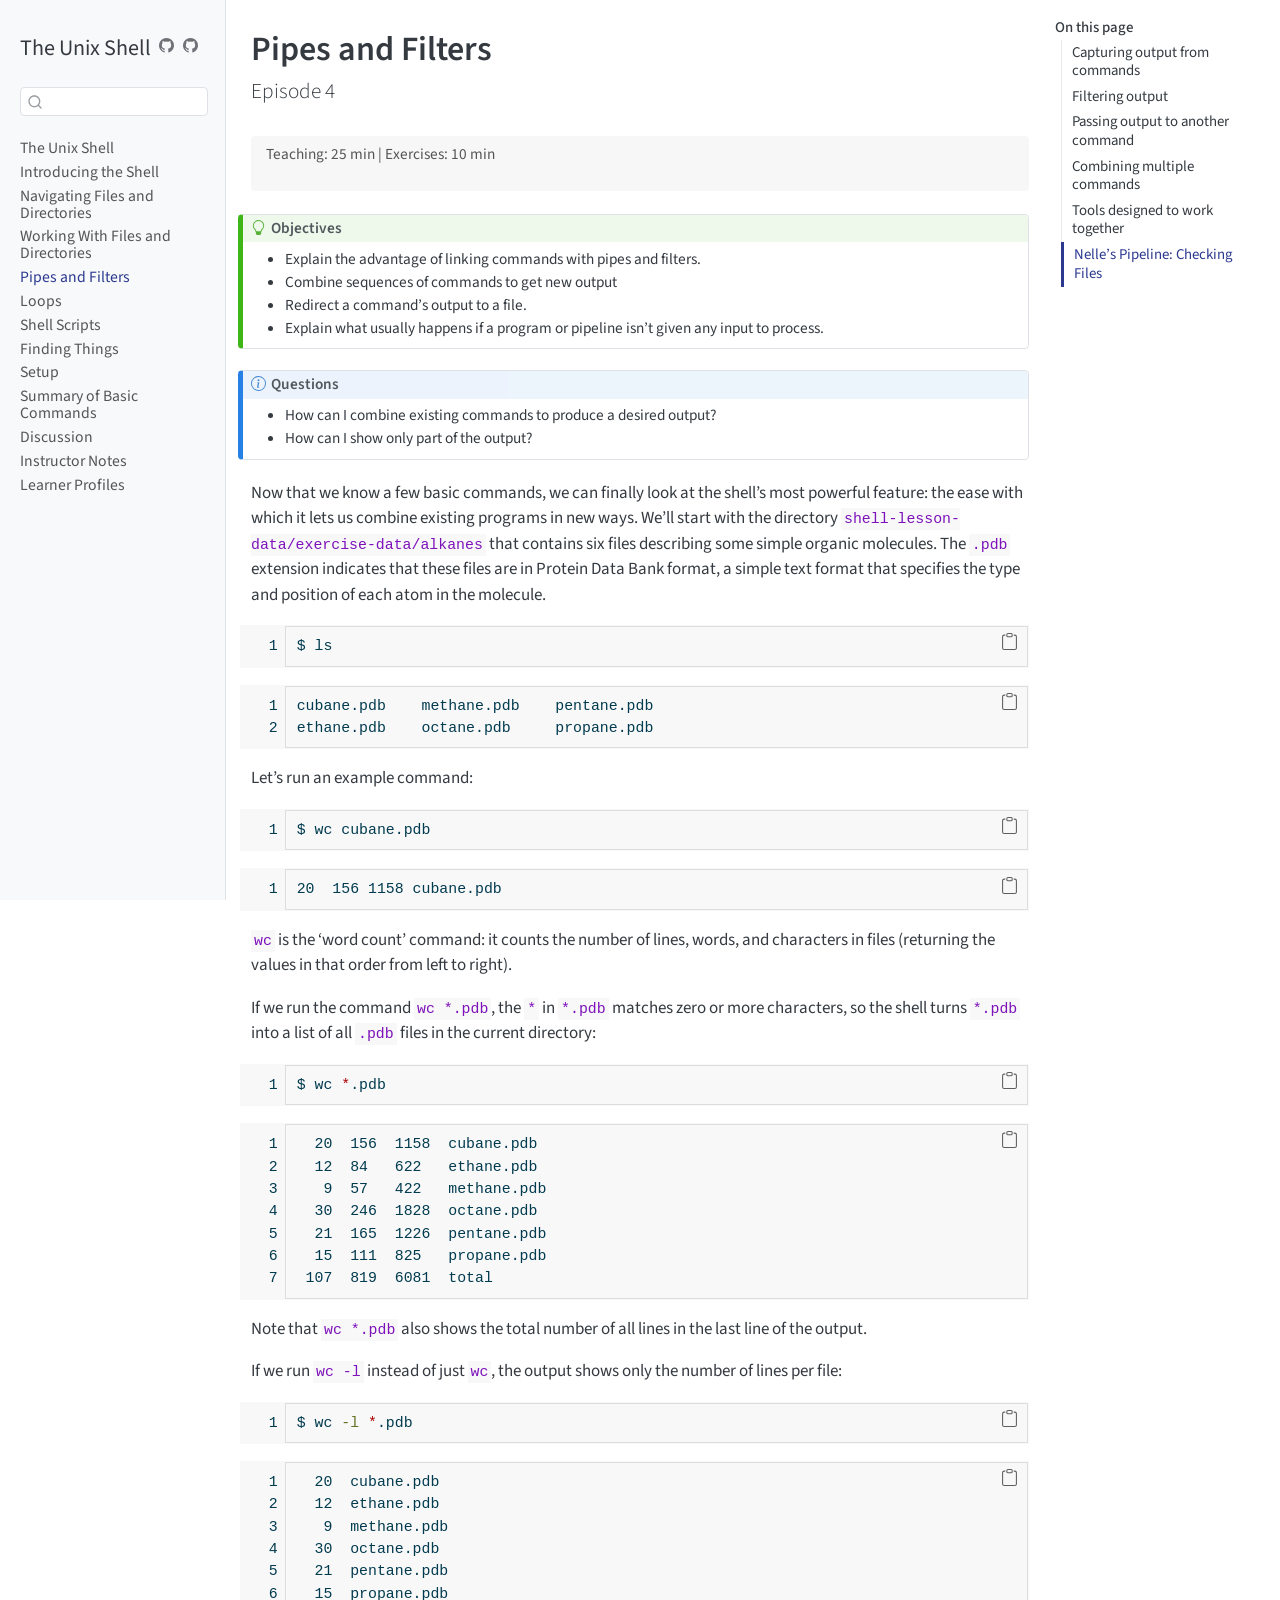
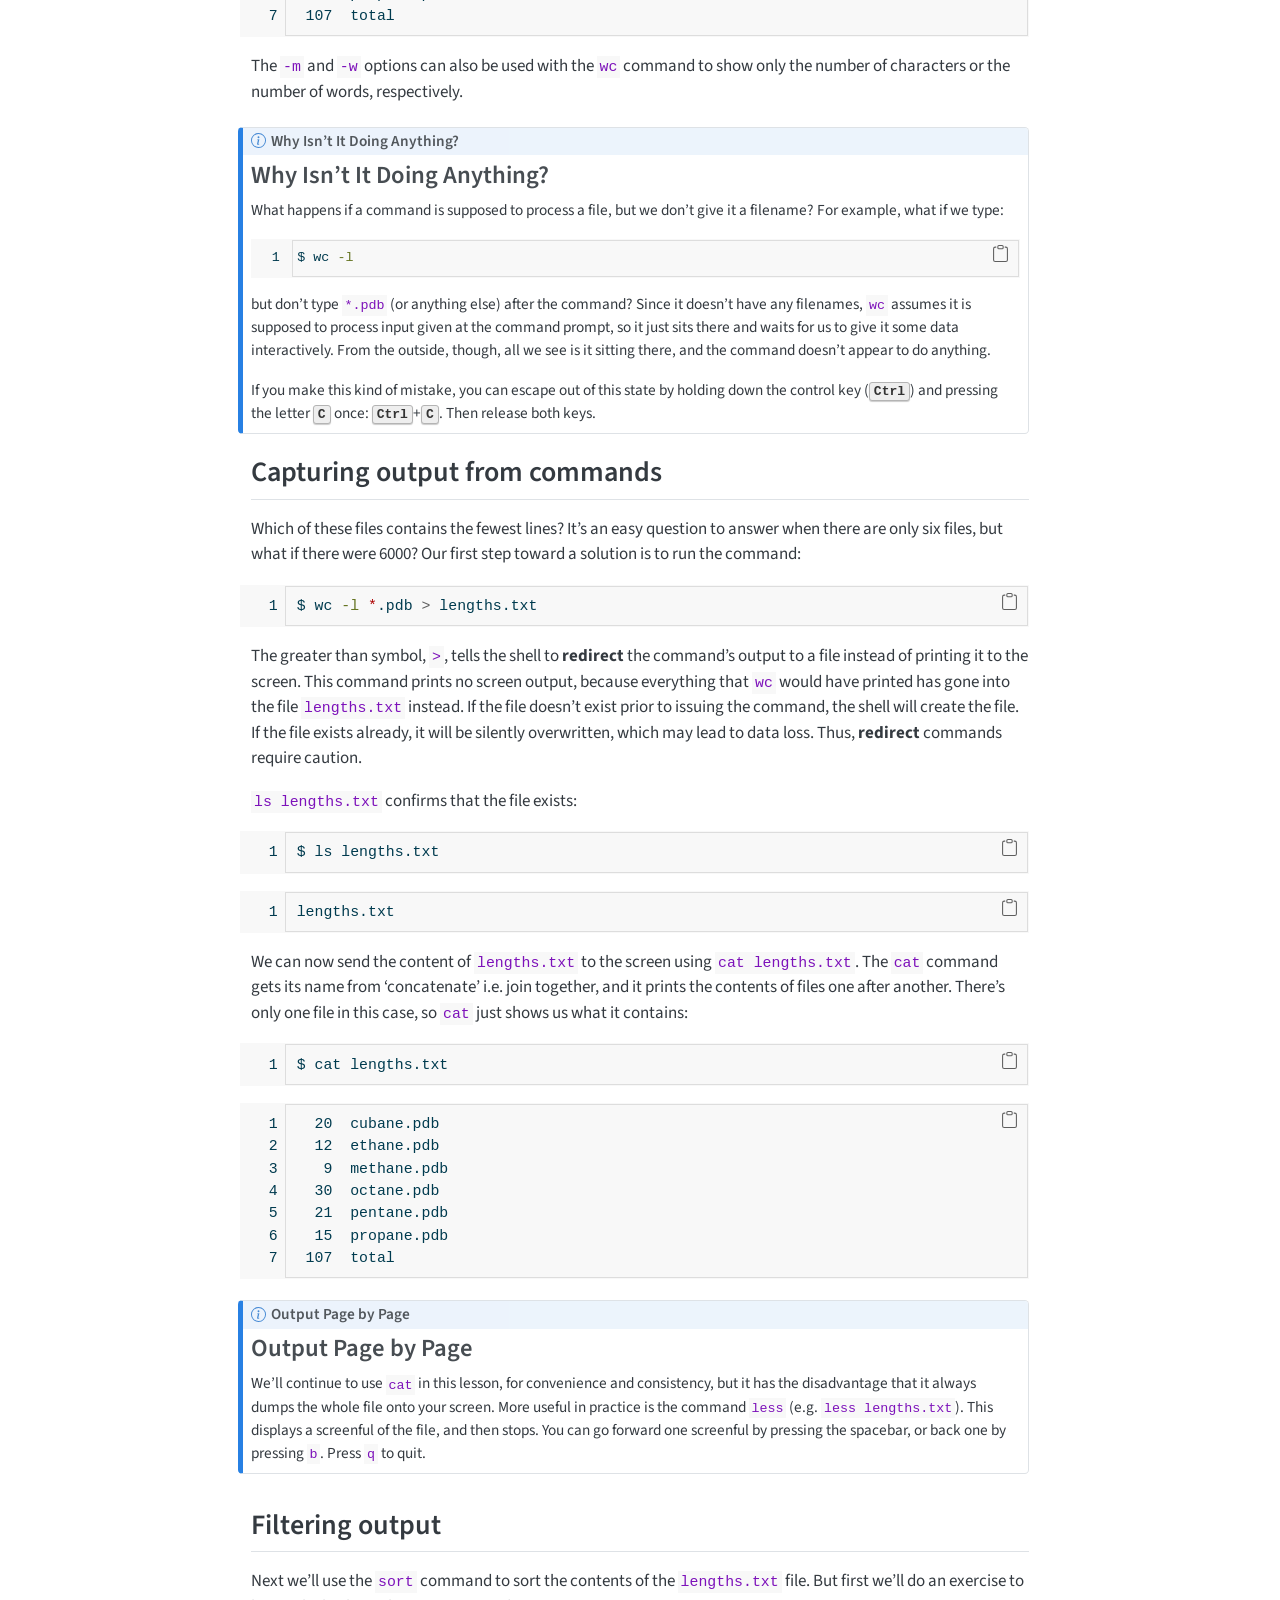
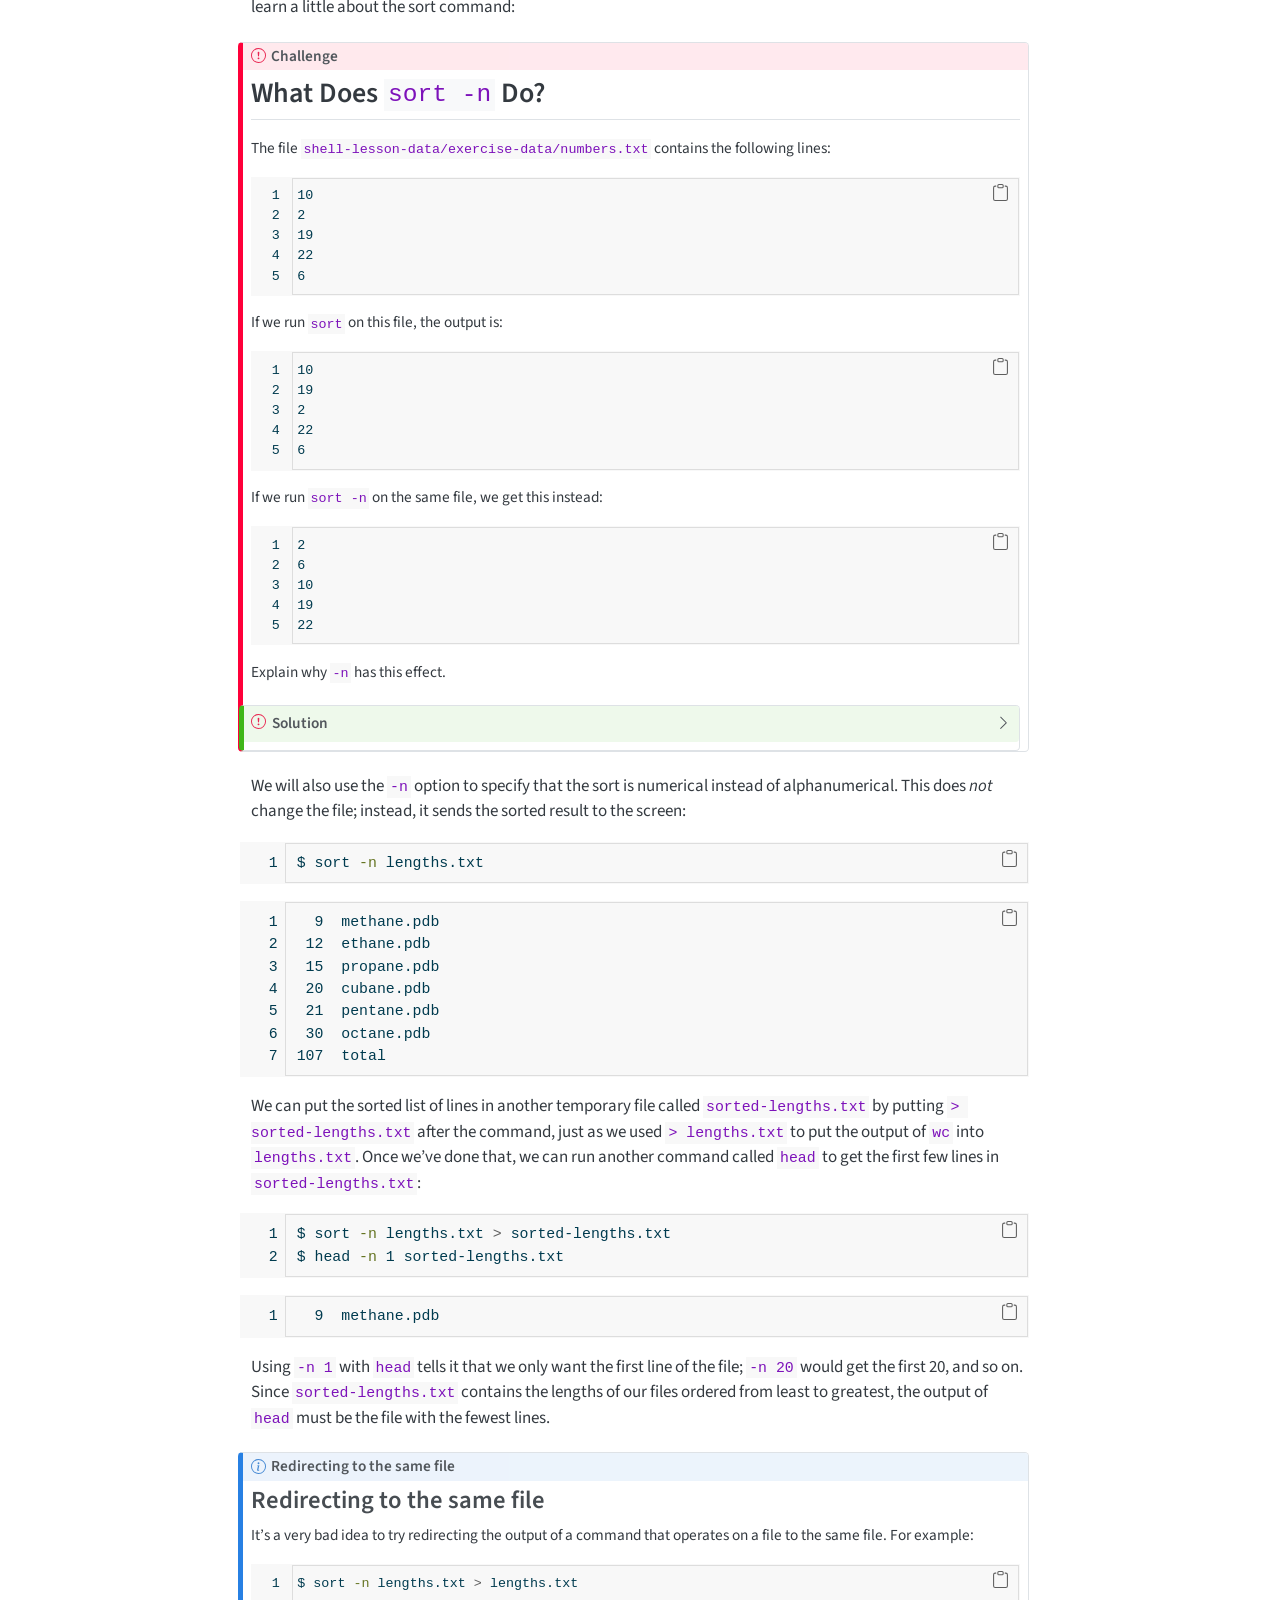
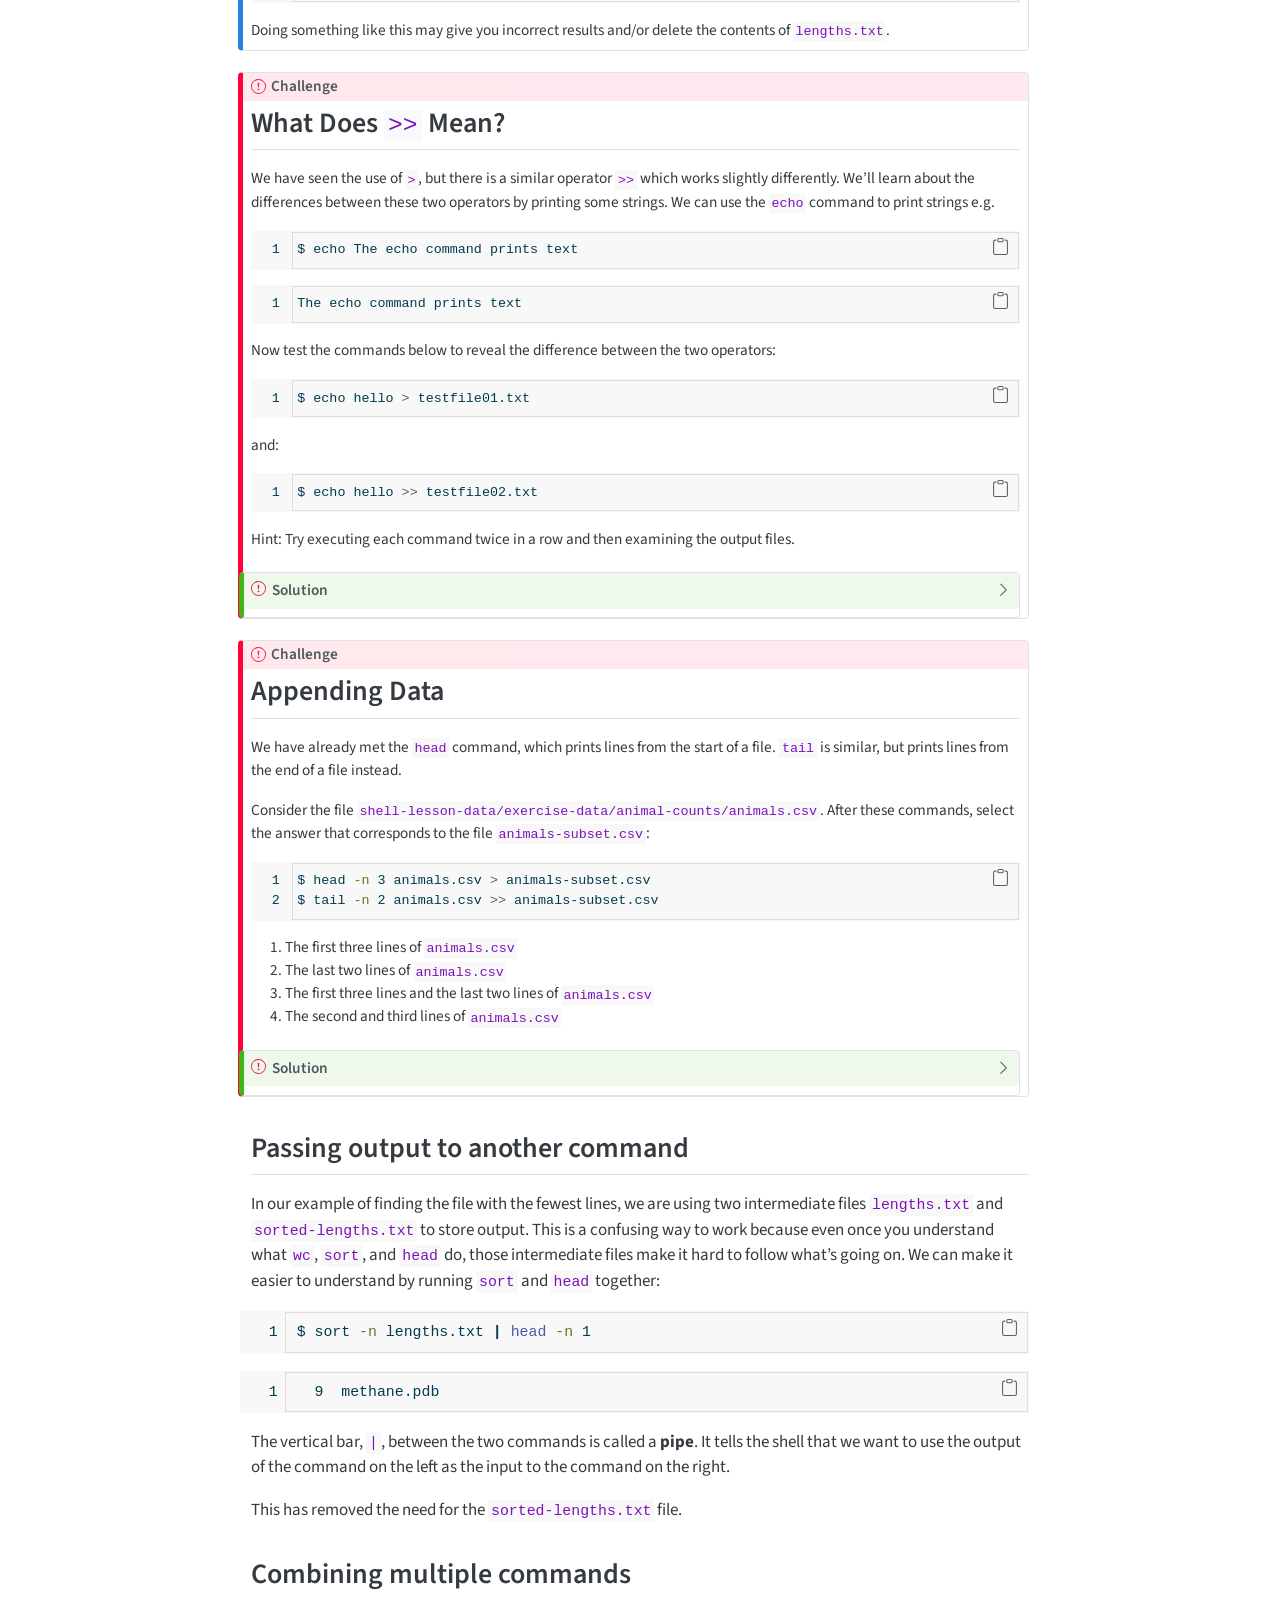
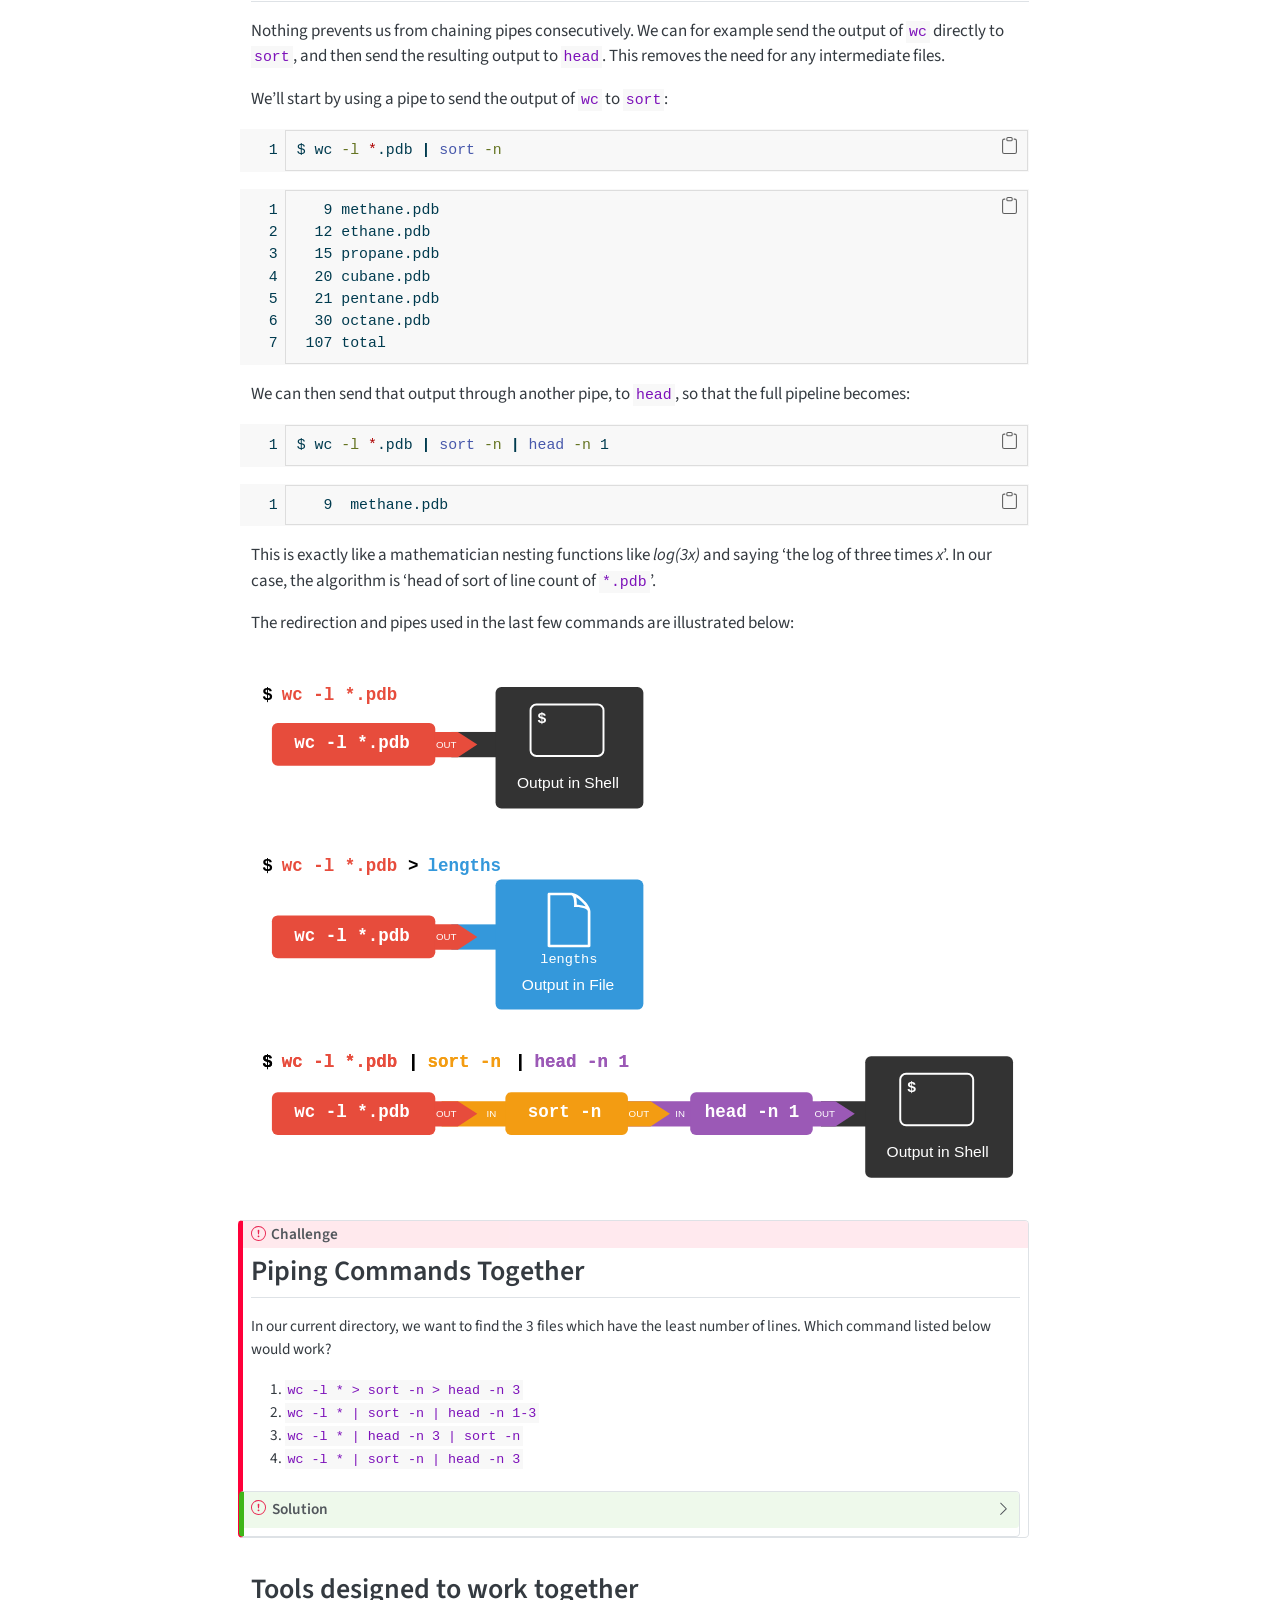
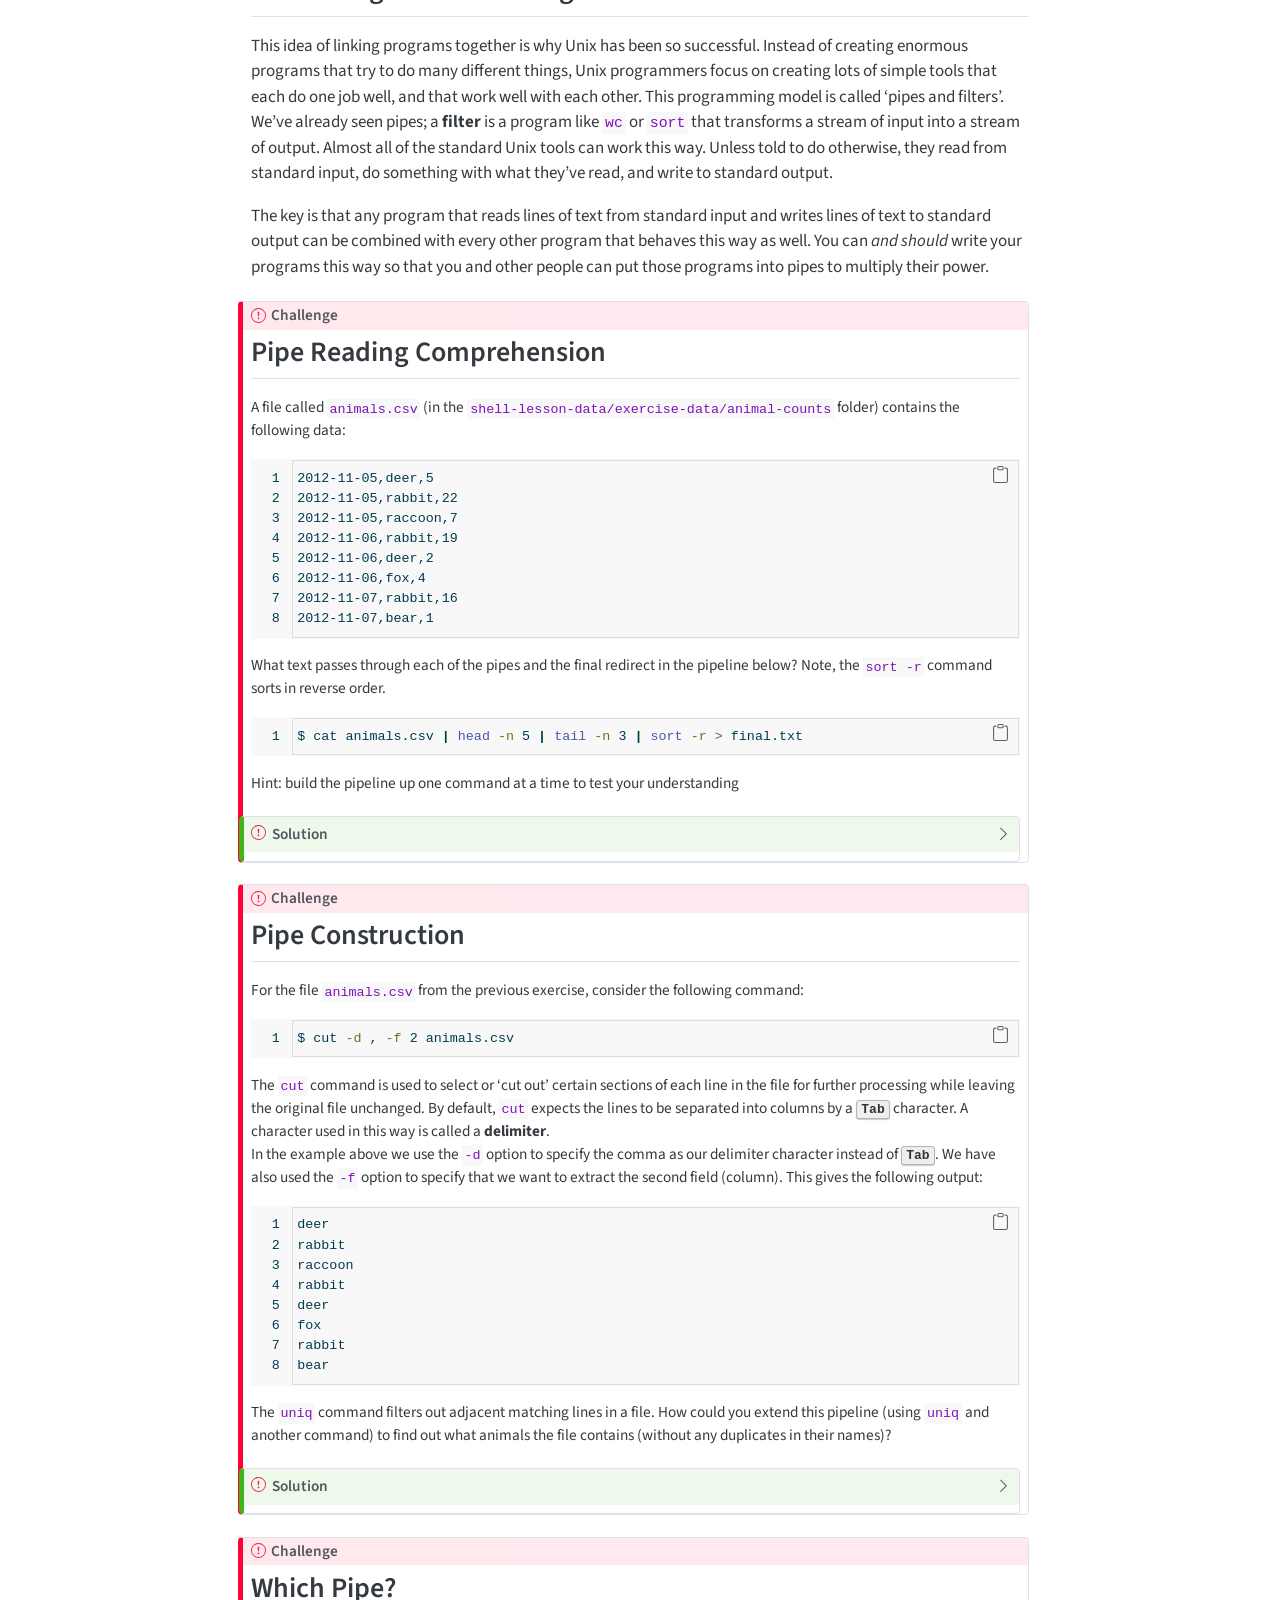
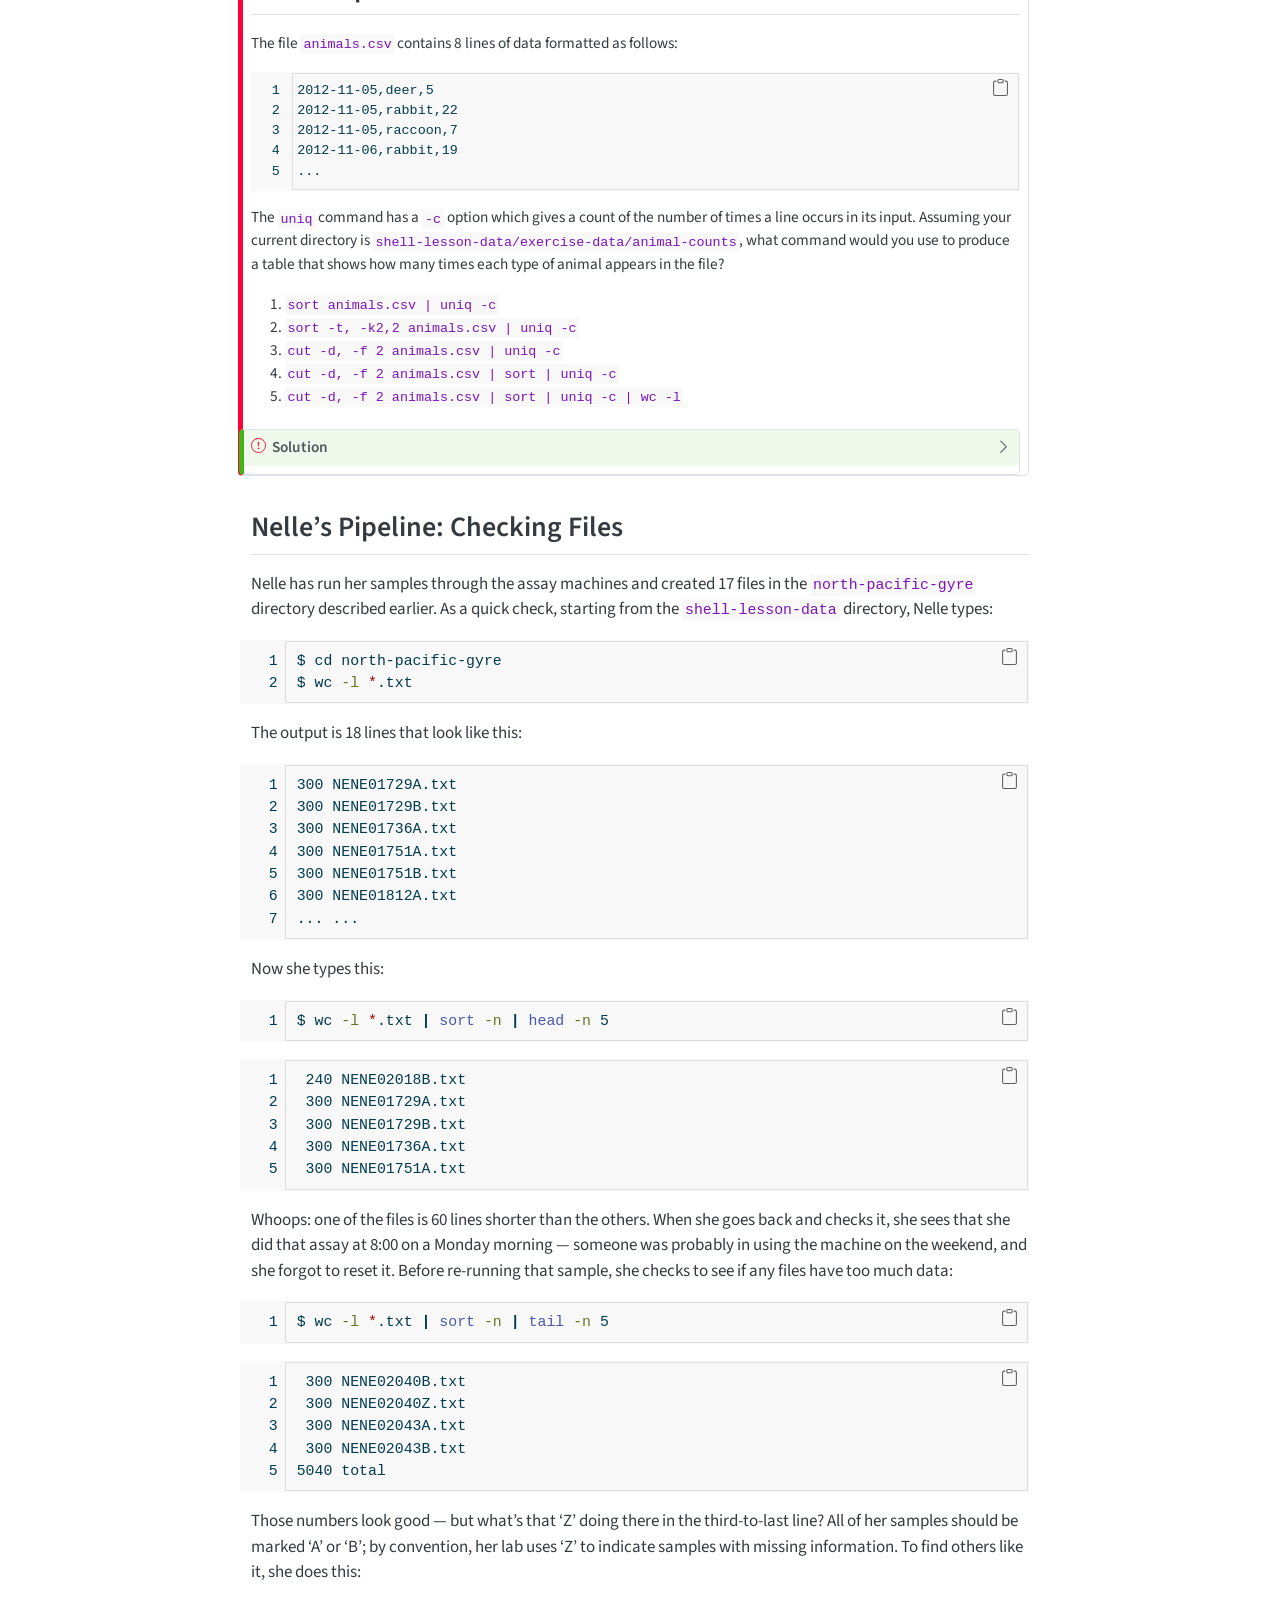
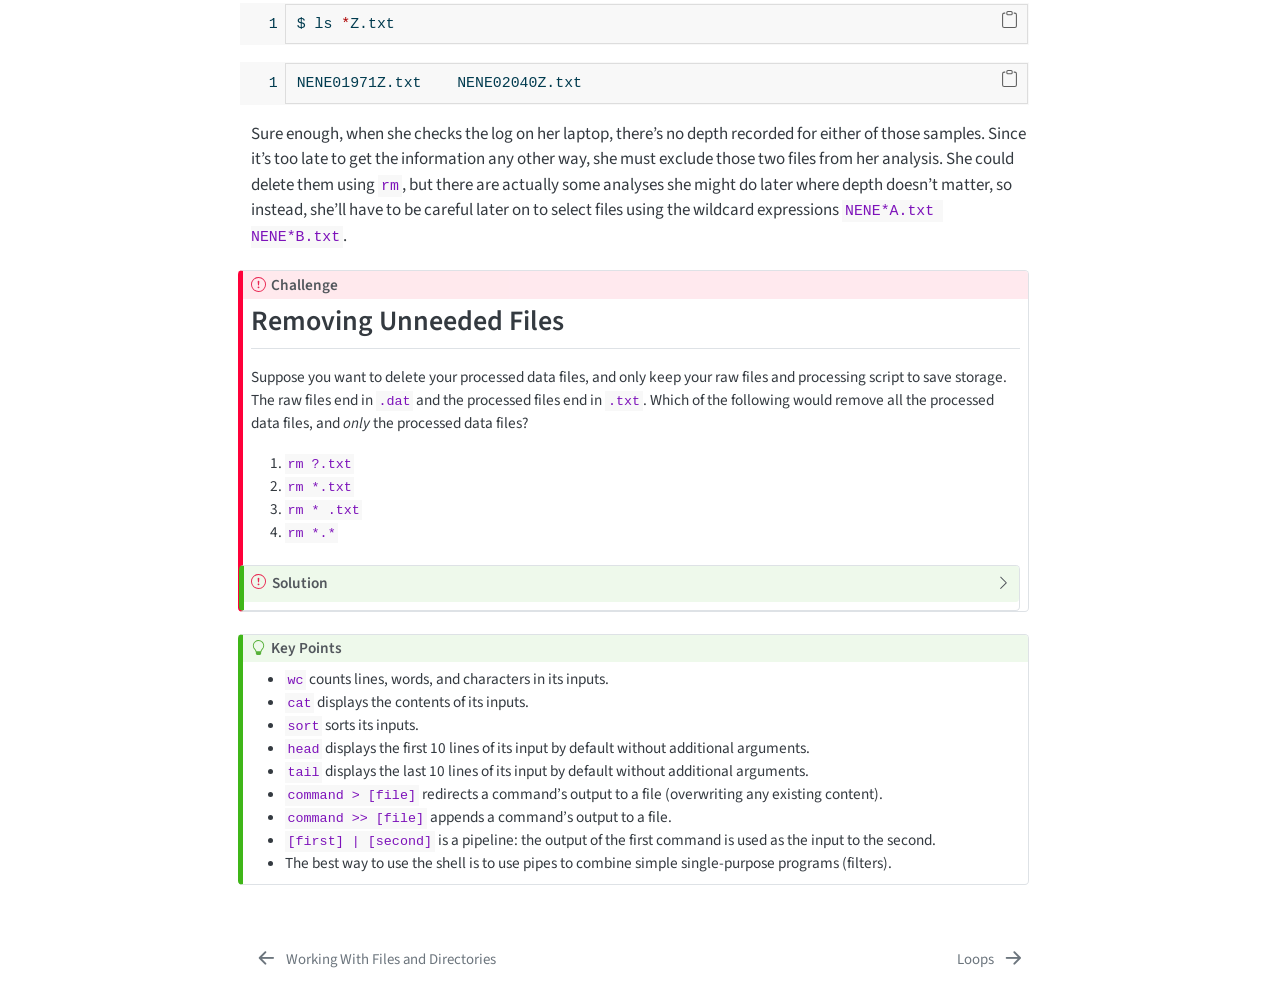
<file: docs/04-pipefilter.html>
<!DOCTYPE html>
<html xmlns="http://www.w3.org/1999/xhtml" lang="en" xml:lang="en"><head>

<meta charset="utf-8">
<meta name="generator" content="quarto-1.9.38">

<meta name="viewport" content="width=device-width, initial-scale=1.0, user-scalable=yes">


<title>Pipes and Filters – The Unix Shell</title>
<style>
/* Default styles provided by pandoc.
** See https://pandoc.org/MANUAL.html#variables-for-html for config info.
*/
code{white-space: pre-wrap;}
span.smallcaps{font-variant: small-caps;}
div.columns{display: flex; gap: min(4vw, 1.5em);}
div.column{flex: auto; overflow-x: auto;}
div.hanging-indent{margin-left: 1.5em; text-indent: -1.5em;}
ul.task-list{list-style: none;}
ul.task-list li input[type="checkbox"] {
  width: 0.8em;
  margin: 0 0.8em 0.2em -1em; /* quarto-specific, see https://github.com/quarto-dev/quarto-cli/issues/4556 */ 
  vertical-align: middle;
}
/* CSS for syntax highlighting */
html { -webkit-text-size-adjust: 100%; }
pre > code.sourceCode { white-space: pre; position: relative; }
pre > code.sourceCode > span { display: inline-block; line-height: 1.25; }
pre > code.sourceCode > span:empty { height: 1.2em; }
.sourceCode { overflow: visible; }
code.sourceCode > span { color: inherit; text-decoration: inherit; }
div.sourceCode { margin: 1em 0; }
pre.sourceCode { margin: 0; }
@media screen {
div.sourceCode { overflow: auto; }
}
@media print {
pre > code.sourceCode { white-space: pre-wrap; }
pre > code.sourceCode > span { text-indent: -5em; padding-left: 5em; }
}
pre.numberSource code
  { counter-reset: source-line 0; }
pre.numberSource code > span
  { position: relative; left: -4em; counter-increment: source-line; }
pre.numberSource code > span > a:first-child::before
  { content: counter(source-line);
    position: relative; left: -1em; text-align: right; vertical-align: baseline;
    border: none; display: inline-block;
    -webkit-touch-callout: none; -webkit-user-select: none;
    -khtml-user-select: none; -moz-user-select: none;
    -ms-user-select: none; user-select: none;
    padding: 0 4px; width: 4em;
  }
pre.numberSource { margin-left: 3em;  padding-left: 4px; }
div.sourceCode
  {   }
@media screen {
pre > code.sourceCode > span > a:first-child::before { text-decoration: underline; }
}
</style>


<script src="site_libs/quarto-nav/quarto-nav.js"></script>
<script src="site_libs/quarto-nav/headroom.min.js"></script>
<script src="site_libs/clipboard/clipboard.min.js"></script>
<script src="site_libs/quarto-search/autocomplete.umd.js"></script>
<script src="site_libs/quarto-search/fuse.min.js"></script>
<script src="site_libs/quarto-search/quarto-search.js"></script>
<meta name="quarto:offset" content="./">
<link href="./05-loop.html" rel="next">
<link href="./03-create.html" rel="prev">
<script src="site_libs/quarto-html/quarto.js" type="module"></script>
<script src="site_libs/quarto-html/tabsets/tabsets.js" type="module"></script>
<script src="site_libs/quarto-html/popper.min.js"></script>
<script src="site_libs/quarto-html/tippy.umd.min.js"></script>
<script src="site_libs/quarto-html/anchor.min.js"></script>
<link href="site_libs/quarto-html/tippy.css" rel="stylesheet">
<link href="site_libs/quarto-html/quarto-syntax-highlighting-15634bcf2e68342d4ad2dfa704d543f6.css" rel="stylesheet" id="quarto-text-highlighting-styles">
<script src="site_libs/bootstrap/bootstrap.min.js"></script>
<link href="site_libs/bootstrap/bootstrap-icons.css" rel="stylesheet">
<link href="site_libs/bootstrap/bootstrap-d099bbf68dda2fcb8e51eb793c421ddb.min.css" rel="stylesheet" append-hash="true" id="quarto-bootstrap" data-mode="light">
<script id="quarto-search-options" type="application/json">{
  "location": "sidebar",
  "copy-button": false,
  "collapse-after": 3,
  "panel-placement": "start",
  "type": "textbox",
  "limit": 50,
  "keyboard-shortcut": [
    "f",
    "/",
    "s"
  ],
  "show-item-context": false,
  "language": {
    "search-no-results-text": "No results",
    "search-matching-documents-text": "matching documents",
    "search-copy-link-title": "Copy link to search",
    "search-hide-matches-text": "Hide additional matches",
    "search-more-match-text": "more match in this document",
    "search-more-matches-text": "more matches in this document",
    "search-clear-button-title": "Clear",
    "search-text-placeholder": "",
    "search-detached-cancel-button-title": "Cancel",
    "search-submit-button-title": "Submit",
    "search-label": "Search"
  }
}</script>


</head>

<body class="nav-sidebar docked quarto-light">

<div id="quarto-search-results"></div>
  <header id="quarto-header" class="headroom fixed-top">
  <nav class="quarto-secondary-nav">
    <div class="container-fluid d-flex">
      <button type="button" class="quarto-btn-toggle btn" data-bs-toggle="collapse" role="button" data-bs-target=".quarto-sidebar-collapse-item" aria-controls="quarto-sidebar" aria-expanded="false" aria-label="Toggle sidebar navigation" onclick="if (window.quartoToggleHeadroom) { window.quartoToggleHeadroom(); }">
        <i class="bi bi-layout-text-sidebar-reverse"></i>
      </button>
        <nav class="quarto-page-breadcrumbs" aria-label="breadcrumb"><ol class="breadcrumb"><li class="breadcrumb-item"><a href="./04-pipefilter.html"><span class="chapter-title">Pipes and Filters</span></a></li></ol></nav>
        <a class="flex-grow-1" role="navigation" data-bs-toggle="collapse" data-bs-target=".quarto-sidebar-collapse-item" aria-controls="quarto-sidebar" aria-expanded="false" aria-label="Toggle sidebar navigation" onclick="if (window.quartoToggleHeadroom) { window.quartoToggleHeadroom(); }">      
        </a>
      <button type="button" class="btn quarto-search-button" aria-label="Search" onclick="window.quartoOpenSearch();">
        <i class="bi bi-search"></i>
      </button>
    </div>
  </nav>
</header>
<!-- content -->
<div id="quarto-content" class="quarto-container page-columns page-rows-contents page-layout-article">
<!-- sidebar -->
  <nav id="quarto-sidebar" class="sidebar collapse collapse-horizontal quarto-sidebar-collapse-item sidebar-navigation docked overflow-auto">
    <div class="pt-lg-2 mt-2 text-left sidebar-header">
    <div class="sidebar-title mb-0 py-0">
      <a href="./">The Unix Shell</a> 
        <div class="sidebar-tools-main">
    <a href="https://github.com/swcarpentry/shell-novice" title="" class="quarto-navigation-tool px-1" aria-label=""><i class="bi bi-github"></i></a>
    <a href="https://github.com/swcarpentry/shell-novice" title="Source Code" class="quarto-navigation-tool px-1" aria-label="Source Code"><i class="bi bi-github"></i></a>
</div>
    </div>
      </div>
        <div class="mt-2 flex-shrink-0 align-items-center">
        <div class="sidebar-search">
        <div id="quarto-search" class="" title="Search"></div>
        </div>
        </div>
    <div class="sidebar-menu-container"> 
    <ul class="list-unstyled mt-1">
        <li class="sidebar-item">
  <div class="sidebar-item-container"> 
  <a href="./index.html" class="sidebar-item-text sidebar-link"><span class="chapter-title">The Unix Shell</span></a>
  </div>
</li>
        <li class="sidebar-item">
  <div class="sidebar-item-container"> 
  <a href="./01-intro.html" class="sidebar-item-text sidebar-link"><span class="chapter-title">Introducing the Shell</span></a>
  </div>
</li>
        <li class="sidebar-item">
  <div class="sidebar-item-container"> 
  <a href="./02-filedir.html" class="sidebar-item-text sidebar-link"><span class="chapter-title">Navigating Files and Directories</span></a>
  </div>
</li>
        <li class="sidebar-item">
  <div class="sidebar-item-container"> 
  <a href="./03-create.html" class="sidebar-item-text sidebar-link"><span class="chapter-title">Working With Files and Directories</span></a>
  </div>
</li>
        <li class="sidebar-item">
  <div class="sidebar-item-container"> 
  <a href="./04-pipefilter.html" class="sidebar-item-text sidebar-link active"><span class="chapter-title">Pipes and Filters</span></a>
  </div>
</li>
        <li class="sidebar-item">
  <div class="sidebar-item-container"> 
  <a href="./05-loop.html" class="sidebar-item-text sidebar-link"><span class="chapter-title">Loops</span></a>
  </div>
</li>
        <li class="sidebar-item">
  <div class="sidebar-item-container"> 
  <a href="./06-script.html" class="sidebar-item-text sidebar-link"><span class="chapter-title">Shell Scripts</span></a>
  </div>
</li>
        <li class="sidebar-item">
  <div class="sidebar-item-container"> 
  <a href="./07-find.html" class="sidebar-item-text sidebar-link"><span class="chapter-title">Finding Things</span></a>
  </div>
</li>
        <li class="sidebar-item">
  <div class="sidebar-item-container"> 
  <a href="./setup.html" class="sidebar-item-text sidebar-link"><span class="chapter-title">Setup</span></a>
  </div>
</li>
        <li class="sidebar-item">
  <div class="sidebar-item-container"> 
  <a href="./reference.html" class="sidebar-item-text sidebar-link"><span class="chapter-title">Summary of Basic Commands</span></a>
  </div>
</li>
        <li class="sidebar-item">
  <div class="sidebar-item-container"> 
  <a href="./discuss.html" class="sidebar-item-text sidebar-link"><span class="chapter-title">Discussion</span></a>
  </div>
</li>
        <li class="sidebar-item">
  <div class="sidebar-item-container"> 
  <a href="./instructor-notes.html" class="sidebar-item-text sidebar-link"><span class="chapter-title">Instructor Notes</span></a>
  </div>
</li>
        <li class="sidebar-item">
  <div class="sidebar-item-container"> 
  <a href="./learner-profiles.html" class="sidebar-item-text sidebar-link"><span class="chapter-title">Learner Profiles</span></a>
  </div>
</li>
    </ul>
    </div>
</nav>
<div id="quarto-sidebar-glass" class="quarto-sidebar-collapse-item" data-bs-toggle="collapse" data-bs-target=".quarto-sidebar-collapse-item"></div>
<!-- margin-sidebar -->
    <div id="quarto-margin-sidebar" class="sidebar margin-sidebar">
        <nav id="TOC" role="doc-toc" class="toc-active">
    <h2 id="toc-title">On this page</h2>
   
  <ul>
  <li><a href="#capturing-output-from-commands" id="toc-capturing-output-from-commands" class="nav-link active" data-scroll-target="#capturing-output-from-commands">Capturing output from commands</a></li>
  <li><a href="#filtering-output" id="toc-filtering-output" class="nav-link" data-scroll-target="#filtering-output">Filtering output</a></li>
  <li><a href="#passing-output-to-another-command" id="toc-passing-output-to-another-command" class="nav-link" data-scroll-target="#passing-output-to-another-command">Passing output to another command</a></li>
  <li><a href="#combining-multiple-commands" id="toc-combining-multiple-commands" class="nav-link" data-scroll-target="#combining-multiple-commands">Combining multiple commands</a></li>
  <li><a href="#tools-designed-to-work-together" id="toc-tools-designed-to-work-together" class="nav-link" data-scroll-target="#tools-designed-to-work-together">Tools designed to work together</a></li>
  <li><a href="#nelles-pipeline-checking-files" id="toc-nelles-pipeline-checking-files" class="nav-link" data-scroll-target="#nelles-pipeline-checking-files">Nelle’s Pipeline: Checking Files</a></li>
  </ul>
</nav>
    </div>
<!-- main -->
<main class="content" id="quarto-document-content">

<header id="title-block-header" class="quarto-title-block default">
<div class="quarto-title">
<h1 class="title"><span class="chapter-title">Pipes and Filters</span></h1>
<p class="subtitle lead">Episode 4</p>
</div>



<div class="quarto-title-meta">

    
  
    
  </div>
  


</header>


<div class="episode-meta">
<p>Teaching: 25 min  |  Exercises: 10 min</p>
</div>
<div class="callout callout-style-default callout-tip callout-titled" title="Objectives">
<div class="callout-header d-flex align-content-center">
<div class="callout-icon-container">
<i class="callout-icon"></i>
</div>
<div class="callout-title-container flex-fill">
<span class="screen-reader-only">Tip</span>Objectives
</div>
</div>
<div class="callout-body-container callout-body">
<ul>
<li>Explain the advantage of linking commands with pipes and filters.</li>
<li>Combine sequences of commands to get new output</li>
<li>Redirect a command’s output to a file.</li>
<li>Explain what usually happens if a program or pipeline isn’t given any input to process.</li>
</ul>
</div>
</div>
<div class="callout callout-style-default callout-note callout-titled" title="Questions">
<div class="callout-header d-flex align-content-center">
<div class="callout-icon-container">
<i class="callout-icon"></i>
</div>
<div class="callout-title-container flex-fill">
<span class="screen-reader-only">Note</span>Questions
</div>
</div>
<div class="callout-body-container callout-body">
<ul>
<li>How can I combine existing commands to produce a desired output?</li>
<li>How can I show only part of the output?</li>
</ul>
</div>
</div>
<p>Now that we know a few basic commands, we can finally look at the shell’s most powerful feature: the ease with which it lets us combine existing programs in new ways. We’ll start with the directory <code>shell-lesson-data/exercise-data/alkanes</code> that contains six files describing some simple organic molecules. The <code>.pdb</code> extension indicates that these files are in Protein Data Bank format, a simple text format that specifies the type and position of each atom in the molecule.</p>
<div class="code-copy-outer-scaffold"><div class="sourceCode" id="cb1"><pre class="sourceCode numberSource bash number-lines code-with-copy"><code class="sourceCode bash"><span id="cb1-1"><a href="#cb1-1"></a><span class="ex">$</span> ls</span></code></pre></div><button title="Copy to Clipboard" class="code-copy-button"><i class="bi"></i></button></div>
<div class="code-copy-outer-scaffold"><div class="sourceCode" id="cb2"><pre class="sourceCode numberSource output number-lines code-with-copy"><code class="sourceCode"><span id="cb2-1"><a href="#cb2-1"></a>cubane.pdb    methane.pdb    pentane.pdb</span>
<span id="cb2-2"><a href="#cb2-2"></a>ethane.pdb    octane.pdb     propane.pdb</span></code></pre></div><button title="Copy to Clipboard" class="code-copy-button"><i class="bi"></i></button></div>
<p>Let’s run an example command:</p>
<div class="code-copy-outer-scaffold"><div class="sourceCode" id="cb3"><pre class="sourceCode numberSource bash number-lines code-with-copy"><code class="sourceCode bash"><span id="cb3-1"><a href="#cb3-1"></a><span class="ex">$</span> wc cubane.pdb</span></code></pre></div><button title="Copy to Clipboard" class="code-copy-button"><i class="bi"></i></button></div>
<div class="code-copy-outer-scaffold"><div class="sourceCode" id="cb4"><pre class="sourceCode numberSource output number-lines code-with-copy"><code class="sourceCode"><span id="cb4-1"><a href="#cb4-1"></a>20  156 1158 cubane.pdb</span></code></pre></div><button title="Copy to Clipboard" class="code-copy-button"><i class="bi"></i></button></div>
<p><code>wc</code> is the ‘word count’ command: it counts the number of lines, words, and characters in files (returning the values in that order from left to right).</p>
<p>If we run the command <code>wc *.pdb</code>, the <code>*</code> in <code>*.pdb</code> matches zero or more characters, so the shell turns <code>*.pdb</code> into a list of all <code>.pdb</code> files in the current directory:</p>
<div class="code-copy-outer-scaffold"><div class="sourceCode" id="cb5"><pre class="sourceCode numberSource bash number-lines code-with-copy"><code class="sourceCode bash"><span id="cb5-1"><a href="#cb5-1"></a><span class="ex">$</span> wc <span class="pp">*</span>.pdb</span></code></pre></div><button title="Copy to Clipboard" class="code-copy-button"><i class="bi"></i></button></div>
<div class="code-copy-outer-scaffold"><div class="sourceCode" id="cb6"><pre class="sourceCode numberSource output number-lines code-with-copy"><code class="sourceCode"><span id="cb6-1"><a href="#cb6-1"></a>  20  156  1158  cubane.pdb</span>
<span id="cb6-2"><a href="#cb6-2"></a>  12  84   622   ethane.pdb</span>
<span id="cb6-3"><a href="#cb6-3"></a>   9  57   422   methane.pdb</span>
<span id="cb6-4"><a href="#cb6-4"></a>  30  246  1828  octane.pdb</span>
<span id="cb6-5"><a href="#cb6-5"></a>  21  165  1226  pentane.pdb</span>
<span id="cb6-6"><a href="#cb6-6"></a>  15  111  825   propane.pdb</span>
<span id="cb6-7"><a href="#cb6-7"></a> 107  819  6081  total</span></code></pre></div><button title="Copy to Clipboard" class="code-copy-button"><i class="bi"></i></button></div>
<p>Note that <code>wc *.pdb</code> also shows the total number of all lines in the last line of the output.</p>
<p>If we run <code>wc -l</code> instead of just <code>wc</code>, the output shows only the number of lines per file:</p>
<div class="code-copy-outer-scaffold"><div class="sourceCode" id="cb7"><pre class="sourceCode numberSource bash number-lines code-with-copy"><code class="sourceCode bash"><span id="cb7-1"><a href="#cb7-1"></a><span class="ex">$</span> wc <span class="at">-l</span> <span class="pp">*</span>.pdb</span></code></pre></div><button title="Copy to Clipboard" class="code-copy-button"><i class="bi"></i></button></div>
<div class="code-copy-outer-scaffold"><div class="sourceCode" id="cb8"><pre class="sourceCode numberSource output number-lines code-with-copy"><code class="sourceCode"><span id="cb8-1"><a href="#cb8-1"></a>  20  cubane.pdb</span>
<span id="cb8-2"><a href="#cb8-2"></a>  12  ethane.pdb</span>
<span id="cb8-3"><a href="#cb8-3"></a>   9  methane.pdb</span>
<span id="cb8-4"><a href="#cb8-4"></a>  30  octane.pdb</span>
<span id="cb8-5"><a href="#cb8-5"></a>  21  pentane.pdb</span>
<span id="cb8-6"><a href="#cb8-6"></a>  15  propane.pdb</span>
<span id="cb8-7"><a href="#cb8-7"></a> 107  total</span></code></pre></div><button title="Copy to Clipboard" class="code-copy-button"><i class="bi"></i></button></div>
<p>The <code>-m</code> and <code>-w</code> options can also be used with the <code>wc</code> command to show only the number of characters or the number of words, respectively.</p>
<div class="callout callout-style-default callout-note callout-titled" title="Why Isn't It Doing Anything?">
<div class="callout-header d-flex align-content-center">
<div class="callout-icon-container">
<i class="callout-icon"></i>
</div>
<div class="callout-title-container flex-fill">
<span class="screen-reader-only">Note</span>Why Isn’t It Doing Anything?
</div>
</div>
<section id="why-isnt-it-doing-anything" class="level3 callout-body-container callout-body">
<h3 class="anchored" data-anchor-id="why-isnt-it-doing-anything">Why Isn’t It Doing Anything?</h3>
<p>What happens if a command is supposed to process a file, but we don’t give it a filename? For example, what if we type:</p>
<div class="code-copy-outer-scaffold"><div class="sourceCode" id="cb9"><pre class="sourceCode numberSource bash number-lines code-with-copy"><code class="sourceCode bash"><span id="cb9-1"><a href="#cb9-1"></a><span class="ex">$</span> wc <span class="at">-l</span></span></code></pre></div><button title="Copy to Clipboard" class="code-copy-button"><i class="bi"></i></button></div>
<p>but don’t type <code>*.pdb</code> (or anything else) after the command? Since it doesn’t have any filenames, <code>wc</code> assumes it is supposed to process input given at the command prompt, so it just sits there and waits for us to give it some data interactively. From the outside, though, all we see is it sitting there, and the command doesn’t appear to do anything.</p>
<p>If you make this kind of mistake, you can escape out of this state by holding down the control key (<kbd>Ctrl</kbd>) and pressing the letter <kbd>C</kbd> once: <kbd>Ctrl</kbd>+<kbd>C</kbd>. Then release both keys.</p>
</section>
</div>
<section id="capturing-output-from-commands" class="level2">
<h2 class="anchored" data-anchor-id="capturing-output-from-commands">Capturing output from commands</h2>
<p>Which of these files contains the fewest lines? It’s an easy question to answer when there are only six files, but what if there were 6000? Our first step toward a solution is to run the command:</p>
<div class="code-copy-outer-scaffold"><div class="sourceCode" id="cb10"><pre class="sourceCode numberSource bash number-lines code-with-copy"><code class="sourceCode bash"><span id="cb10-1"><a href="#cb10-1"></a><span class="ex">$</span> wc <span class="at">-l</span> <span class="pp">*</span>.pdb <span class="op">&gt;</span> lengths.txt</span></code></pre></div><button title="Copy to Clipboard" class="code-copy-button"><i class="bi"></i></button></div>
<p>The greater than symbol, <code>&gt;</code>, tells the shell to <strong>redirect</strong> the command’s output to a file instead of printing it to the screen. This command prints no screen output, because everything that <code>wc</code> would have printed has gone into the file <code>lengths.txt</code> instead. If the file doesn’t exist prior to issuing the command, the shell will create the file. If the file exists already, it will be silently overwritten, which may lead to data loss. Thus, <strong>redirect</strong> commands require caution.</p>
<p><code>ls lengths.txt</code> confirms that the file exists:</p>
<div class="code-copy-outer-scaffold"><div class="sourceCode" id="cb11"><pre class="sourceCode numberSource bash number-lines code-with-copy"><code class="sourceCode bash"><span id="cb11-1"><a href="#cb11-1"></a><span class="ex">$</span> ls lengths.txt</span></code></pre></div><button title="Copy to Clipboard" class="code-copy-button"><i class="bi"></i></button></div>
<div class="code-copy-outer-scaffold"><div class="sourceCode" id="cb12"><pre class="sourceCode numberSource output number-lines code-with-copy"><code class="sourceCode"><span id="cb12-1"><a href="#cb12-1"></a>lengths.txt</span></code></pre></div><button title="Copy to Clipboard" class="code-copy-button"><i class="bi"></i></button></div>
<p>We can now send the content of <code>lengths.txt</code> to the screen using <code>cat lengths.txt</code>. The <code>cat</code> command gets its name from ‘concatenate’ i.e.&nbsp;join together, and it prints the contents of files one after another. There’s only one file in this case, so <code>cat</code> just shows us what it contains:</p>
<div class="code-copy-outer-scaffold"><div class="sourceCode" id="cb13"><pre class="sourceCode numberSource bash number-lines code-with-copy"><code class="sourceCode bash"><span id="cb13-1"><a href="#cb13-1"></a><span class="ex">$</span> cat lengths.txt</span></code></pre></div><button title="Copy to Clipboard" class="code-copy-button"><i class="bi"></i></button></div>
<div class="code-copy-outer-scaffold"><div class="sourceCode" id="cb14"><pre class="sourceCode numberSource output number-lines code-with-copy"><code class="sourceCode"><span id="cb14-1"><a href="#cb14-1"></a>  20  cubane.pdb</span>
<span id="cb14-2"><a href="#cb14-2"></a>  12  ethane.pdb</span>
<span id="cb14-3"><a href="#cb14-3"></a>   9  methane.pdb</span>
<span id="cb14-4"><a href="#cb14-4"></a>  30  octane.pdb</span>
<span id="cb14-5"><a href="#cb14-5"></a>  21  pentane.pdb</span>
<span id="cb14-6"><a href="#cb14-6"></a>  15  propane.pdb</span>
<span id="cb14-7"><a href="#cb14-7"></a> 107  total</span></code></pre></div><button title="Copy to Clipboard" class="code-copy-button"><i class="bi"></i></button></div>
<div class="callout callout-style-default callout-note callout-titled" title="Output Page by Page">
<div class="callout-header d-flex align-content-center">
<div class="callout-icon-container">
<i class="callout-icon"></i>
</div>
<div class="callout-title-container flex-fill">
<span class="screen-reader-only">Note</span>Output Page by Page
</div>
</div>
<section id="output-page-by-page" class="level3 callout-body-container callout-body">
<h3 class="anchored" data-anchor-id="output-page-by-page">Output Page by Page</h3>
<p>We’ll continue to use <code>cat</code> in this lesson, for convenience and consistency, but it has the disadvantage that it always dumps the whole file onto your screen. More useful in practice is the command <code>less</code> (e.g.&nbsp;<code>less lengths.txt</code>). This displays a screenful of the file, and then stops. You can go forward one screenful by pressing the spacebar, or back one by pressing <code>b</code>. Press <code>q</code> to quit.</p>
</section>
</div>
</section>
<section id="filtering-output" class="level2">
<h2 class="anchored" data-anchor-id="filtering-output">Filtering output</h2>
<p>Next we’ll use the <code>sort</code> command to sort the contents of the <code>lengths.txt</code> file. But first we’ll do an exercise to learn a little about the sort command:</p>
<div class="callout callout-style-default callout-important callout-titled" title="Challenge">
<div class="callout-header d-flex align-content-center">
<div class="callout-icon-container">
<i class="callout-icon"></i>
</div>
<div class="callout-title-container flex-fill">
<span class="screen-reader-only">Important</span>Challenge
</div>
</div>
<section id="what-does-sort--n-do" class="level2 callout-body-container callout-body">
<h2 class="anchored" data-anchor-id="what-does-sort--n-do">What Does <code>sort -n</code> Do?</h2>
<p>The file <code>shell-lesson-data/exercise-data/numbers.txt</code> contains the following lines:</p>
<div class="code-copy-outer-scaffold"><div class="sourceCode" id="cb15"><pre class="sourceCode numberSource source number-lines code-with-copy"><code class="sourceCode"><span id="cb15-1"><a href="#cb15-1"></a>10</span>
<span id="cb15-2"><a href="#cb15-2"></a>2</span>
<span id="cb15-3"><a href="#cb15-3"></a>19</span>
<span id="cb15-4"><a href="#cb15-4"></a>22</span>
<span id="cb15-5"><a href="#cb15-5"></a>6</span></code></pre></div><button title="Copy to Clipboard" class="code-copy-button"><i class="bi"></i></button></div>
<p>If we run <code>sort</code> on this file, the output is:</p>
<div class="code-copy-outer-scaffold"><div class="sourceCode" id="cb16"><pre class="sourceCode numberSource output number-lines code-with-copy"><code class="sourceCode"><span id="cb16-1"><a href="#cb16-1"></a>10</span>
<span id="cb16-2"><a href="#cb16-2"></a>19</span>
<span id="cb16-3"><a href="#cb16-3"></a>2</span>
<span id="cb16-4"><a href="#cb16-4"></a>22</span>
<span id="cb16-5"><a href="#cb16-5"></a>6</span></code></pre></div><button title="Copy to Clipboard" class="code-copy-button"><i class="bi"></i></button></div>
<p>If we run <code>sort -n</code> on the same file, we get this instead:</p>
<div class="code-copy-outer-scaffold"><div class="sourceCode" id="cb17"><pre class="sourceCode numberSource output number-lines code-with-copy"><code class="sourceCode"><span id="cb17-1"><a href="#cb17-1"></a>2</span>
<span id="cb17-2"><a href="#cb17-2"></a>6</span>
<span id="cb17-3"><a href="#cb17-3"></a>10</span>
<span id="cb17-4"><a href="#cb17-4"></a>19</span>
<span id="cb17-5"><a href="#cb17-5"></a>22</span></code></pre></div><button title="Copy to Clipboard" class="code-copy-button"><i class="bi"></i></button></div>
<p>Explain why <code>-n</code> has this effect.</p>
<div class="callout callout-style-default callout-tip callout-titled" title="Solution">
<div class="callout-header d-flex align-content-center collapsed" data-bs-toggle="collapse" data-bs-target=".callout-5-contents" aria-controls="callout-5" aria-expanded="false" aria-label="Toggle callout">
<div class="callout-icon-container">
<i class="callout-icon"></i>
</div>
<div class="callout-title-container flex-fill">
<span class="screen-reader-only">Tip</span>Solution
</div>
<div class="callout-btn-toggle d-inline-block border-0 py-1 ps-1 pe-0 float-end"><i class="callout-toggle"></i></div>
</div>
<div id="callout-5" class="callout-5-contents callout-collapse collapse">
<section id="solution" class="level2 callout-body-container callout-body">
<h2 class="anchored" data-anchor-id="solution">Solution</h2>
<p>The <code>-n</code> option specifies a numerical rather than an alphanumerical sort.</p>
</section>
</div>
</div>
</section>
</div>
<p>We will also use the <code>-n</code> option to specify that the sort is numerical instead of alphanumerical. This does <em>not</em> change the file; instead, it sends the sorted result to the screen:</p>
<div class="code-copy-outer-scaffold"><div class="sourceCode" id="cb18"><pre class="sourceCode numberSource bash number-lines code-with-copy"><code class="sourceCode bash"><span id="cb18-1"><a href="#cb18-1"></a><span class="ex">$</span> sort <span class="at">-n</span> lengths.txt</span></code></pre></div><button title="Copy to Clipboard" class="code-copy-button"><i class="bi"></i></button></div>
<div class="code-copy-outer-scaffold"><div class="sourceCode" id="cb19"><pre class="sourceCode numberSource output number-lines code-with-copy"><code class="sourceCode"><span id="cb19-1"><a href="#cb19-1"></a>  9  methane.pdb</span>
<span id="cb19-2"><a href="#cb19-2"></a> 12  ethane.pdb</span>
<span id="cb19-3"><a href="#cb19-3"></a> 15  propane.pdb</span>
<span id="cb19-4"><a href="#cb19-4"></a> 20  cubane.pdb</span>
<span id="cb19-5"><a href="#cb19-5"></a> 21  pentane.pdb</span>
<span id="cb19-6"><a href="#cb19-6"></a> 30  octane.pdb</span>
<span id="cb19-7"><a href="#cb19-7"></a>107  total</span></code></pre></div><button title="Copy to Clipboard" class="code-copy-button"><i class="bi"></i></button></div>
<p>We can put the sorted list of lines in another temporary file called <code>sorted-lengths.txt</code> by putting <code>&gt; sorted-lengths.txt</code> after the command, just as we used <code>&gt; lengths.txt</code> to put the output of <code>wc</code> into <code>lengths.txt</code>. Once we’ve done that, we can run another command called <code>head</code> to get the first few lines in <code>sorted-lengths.txt</code>:</p>
<div class="code-copy-outer-scaffold"><div class="sourceCode" id="cb20"><pre class="sourceCode numberSource bash number-lines code-with-copy"><code class="sourceCode bash"><span id="cb20-1"><a href="#cb20-1"></a><span class="ex">$</span> sort <span class="at">-n</span> lengths.txt <span class="op">&gt;</span> sorted-lengths.txt</span>
<span id="cb20-2"><a href="#cb20-2"></a><span class="ex">$</span> head <span class="at">-n</span> 1 sorted-lengths.txt</span></code></pre></div><button title="Copy to Clipboard" class="code-copy-button"><i class="bi"></i></button></div>
<div class="code-copy-outer-scaffold"><div class="sourceCode" id="cb21"><pre class="sourceCode numberSource output number-lines code-with-copy"><code class="sourceCode"><span id="cb21-1"><a href="#cb21-1"></a>  9  methane.pdb</span></code></pre></div><button title="Copy to Clipboard" class="code-copy-button"><i class="bi"></i></button></div>
<p>Using <code>-n 1</code> with <code>head</code> tells it that we only want the first line of the file; <code>-n 20</code> would get the first 20, and so on. Since <code>sorted-lengths.txt</code> contains the lengths of our files ordered from least to greatest, the output of <code>head</code> must be the file with the fewest lines.</p>
<div class="callout callout-style-default callout-note callout-titled" title="Redirecting to the same file">
<div class="callout-header d-flex align-content-center">
<div class="callout-icon-container">
<i class="callout-icon"></i>
</div>
<div class="callout-title-container flex-fill">
<span class="screen-reader-only">Note</span>Redirecting to the same file
</div>
</div>
<section id="redirecting-to-the-same-file" class="level3 callout-body-container callout-body">
<h3 class="anchored" data-anchor-id="redirecting-to-the-same-file">Redirecting to the same file</h3>
<p>It’s a very bad idea to try redirecting the output of a command that operates on a file to the same file. For example:</p>
<div class="code-copy-outer-scaffold"><div class="sourceCode" id="cb22"><pre class="sourceCode numberSource bash number-lines code-with-copy"><code class="sourceCode bash"><span id="cb22-1"><a href="#cb22-1"></a><span class="ex">$</span> sort <span class="at">-n</span> lengths.txt <span class="op">&gt;</span> lengths.txt</span></code></pre></div><button title="Copy to Clipboard" class="code-copy-button"><i class="bi"></i></button></div>
<p>Doing something like this may give you incorrect results and/or delete the contents of <code>lengths.txt</code>.</p>
</section>
</div>
<div class="callout callout-style-default callout-important callout-titled" title="Challenge">
<div class="callout-header d-flex align-content-center">
<div class="callout-icon-container">
<i class="callout-icon"></i>
</div>
<div class="callout-title-container flex-fill">
<span class="screen-reader-only">Important</span>Challenge
</div>
</div>
<section id="what-does-mean" class="level2 callout-body-container callout-body">
<h2 class="anchored" data-anchor-id="what-does-mean">What Does <code>&gt;&gt;</code> Mean?</h2>
<p>We have seen the use of <code>&gt;</code>, but there is a similar operator <code>&gt;&gt;</code> which works slightly differently. We’ll learn about the differences between these two operators by printing some strings. We can use the <code>echo</code> command to print strings e.g.</p>
<div class="code-copy-outer-scaffold"><div class="sourceCode" id="cb23"><pre class="sourceCode numberSource bash number-lines code-with-copy"><code class="sourceCode bash"><span id="cb23-1"><a href="#cb23-1"></a><span class="ex">$</span> echo The echo command prints text</span></code></pre></div><button title="Copy to Clipboard" class="code-copy-button"><i class="bi"></i></button></div>
<div class="code-copy-outer-scaffold"><div class="sourceCode" id="cb24"><pre class="sourceCode numberSource output number-lines code-with-copy"><code class="sourceCode"><span id="cb24-1"><a href="#cb24-1"></a>The echo command prints text</span></code></pre></div><button title="Copy to Clipboard" class="code-copy-button"><i class="bi"></i></button></div>
<p>Now test the commands below to reveal the difference between the two operators:</p>
<div class="code-copy-outer-scaffold"><div class="sourceCode" id="cb25"><pre class="sourceCode numberSource bash number-lines code-with-copy"><code class="sourceCode bash"><span id="cb25-1"><a href="#cb25-1"></a><span class="ex">$</span> echo hello <span class="op">&gt;</span> testfile01.txt</span></code></pre></div><button title="Copy to Clipboard" class="code-copy-button"><i class="bi"></i></button></div>
<p>and:</p>
<div class="code-copy-outer-scaffold"><div class="sourceCode" id="cb26"><pre class="sourceCode numberSource bash number-lines code-with-copy"><code class="sourceCode bash"><span id="cb26-1"><a href="#cb26-1"></a><span class="ex">$</span> echo hello <span class="op">&gt;&gt;</span> testfile02.txt</span></code></pre></div><button title="Copy to Clipboard" class="code-copy-button"><i class="bi"></i></button></div>
<p>Hint: Try executing each command twice in a row and then examining the output files.</p>
<div class="callout callout-style-default callout-tip callout-titled" title="Solution">
<div class="callout-header d-flex align-content-center collapsed" data-bs-toggle="collapse" data-bs-target=".callout-8-contents" aria-controls="callout-8" aria-expanded="false" aria-label="Toggle callout">
<div class="callout-icon-container">
<i class="callout-icon"></i>
</div>
<div class="callout-title-container flex-fill">
<span class="screen-reader-only">Tip</span>Solution
</div>
<div class="callout-btn-toggle d-inline-block border-0 py-1 ps-1 pe-0 float-end"><i class="callout-toggle"></i></div>
</div>
<div id="callout-8" class="callout-8-contents callout-collapse collapse">
<section id="solution-1" class="level2 callout-body-container callout-body">
<h2 class="anchored" data-anchor-id="solution-1">Solution</h2>
<p>In the first example with <code>&gt;</code>, the string ‘hello’ is written to <code>testfile01.txt</code>, but the file gets overwritten each time we run the command.</p>
<p>We see from the second example that the <code>&gt;&gt;</code> operator also writes ‘hello’ to a file (in this case <code>testfile02.txt</code>), but appends the string to the file if it already exists (i.e.&nbsp;when we run it for the second time).</p>
</section>
</div>
</div>
</section>
</div>
<div class="callout callout-style-default callout-important callout-titled" title="Challenge">
<div class="callout-header d-flex align-content-center">
<div class="callout-icon-container">
<i class="callout-icon"></i>
</div>
<div class="callout-title-container flex-fill">
<span class="screen-reader-only">Important</span>Challenge
</div>
</div>
<section id="appending-data" class="level2 callout-body-container callout-body">
<h2 class="anchored" data-anchor-id="appending-data">Appending Data</h2>
<p>We have already met the <code>head</code> command, which prints lines from the start of a file. <code>tail</code> is similar, but prints lines from the end of a file instead.</p>
<p>Consider the file <code>shell-lesson-data/exercise-data/animal-counts/animals.csv</code>. After these commands, select the answer that corresponds to the file <code>animals-subset.csv</code>:</p>
<div class="code-copy-outer-scaffold"><div class="sourceCode" id="cb27"><pre class="sourceCode numberSource bash number-lines code-with-copy"><code class="sourceCode bash"><span id="cb27-1"><a href="#cb27-1"></a><span class="ex">$</span> head <span class="at">-n</span> 3 animals.csv <span class="op">&gt;</span> animals-subset.csv</span>
<span id="cb27-2"><a href="#cb27-2"></a><span class="ex">$</span> tail <span class="at">-n</span> 2 animals.csv <span class="op">&gt;&gt;</span> animals-subset.csv</span></code></pre></div><button title="Copy to Clipboard" class="code-copy-button"><i class="bi"></i></button></div>
<ol type="1">
<li>The first three lines of <code>animals.csv</code></li>
<li>The last two lines of <code>animals.csv</code></li>
<li>The first three lines and the last two lines of <code>animals.csv</code></li>
<li>The second and third lines of <code>animals.csv</code></li>
</ol>
<div class="callout callout-style-default callout-tip callout-titled" title="Solution">
<div class="callout-header d-flex align-content-center collapsed" data-bs-toggle="collapse" data-bs-target=".callout-10-contents" aria-controls="callout-10" aria-expanded="false" aria-label="Toggle callout">
<div class="callout-icon-container">
<i class="callout-icon"></i>
</div>
<div class="callout-title-container flex-fill">
<span class="screen-reader-only">Tip</span>Solution
</div>
<div class="callout-btn-toggle d-inline-block border-0 py-1 ps-1 pe-0 float-end"><i class="callout-toggle"></i></div>
</div>
<div id="callout-10" class="callout-10-contents callout-collapse collapse">
<section id="solution-2" class="level2 callout-body-container callout-body">
<h2 class="anchored" data-anchor-id="solution-2">Solution</h2>
<p>Option 3 is correct. For option 1 to be correct we would only run the <code>head</code> command. For option 2 to be correct we would only run the <code>tail</code> command. For option 4 to be correct we would have to pipe the output of <code>head</code> into <code>tail -n 2</code> by doing <code>head -n 3 animals.csv | tail -n 2 &gt; animals-subset.csv</code></p>
</section>
</div>
</div>
</section>
</div>
</section>
<section id="passing-output-to-another-command" class="level2">
<h2 class="anchored" data-anchor-id="passing-output-to-another-command">Passing output to another command</h2>
<p>In our example of finding the file with the fewest lines, we are using two intermediate files <code>lengths.txt</code> and <code>sorted-lengths.txt</code> to store output. This is a confusing way to work because even once you understand what <code>wc</code>, <code>sort</code>, and <code>head</code> do, those intermediate files make it hard to follow what’s going on. We can make it easier to understand by running <code>sort</code> and <code>head</code> together:</p>
<div class="code-copy-outer-scaffold"><div class="sourceCode" id="cb28"><pre class="sourceCode numberSource bash number-lines code-with-copy"><code class="sourceCode bash"><span id="cb28-1"><a href="#cb28-1"></a><span class="ex">$</span> sort <span class="at">-n</span> lengths.txt <span class="kw">|</span> <span class="fu">head</span> <span class="at">-n</span> 1</span></code></pre></div><button title="Copy to Clipboard" class="code-copy-button"><i class="bi"></i></button></div>
<div class="code-copy-outer-scaffold"><div class="sourceCode" id="cb29"><pre class="sourceCode numberSource output number-lines code-with-copy"><code class="sourceCode"><span id="cb29-1"><a href="#cb29-1"></a>  9  methane.pdb</span></code></pre></div><button title="Copy to Clipboard" class="code-copy-button"><i class="bi"></i></button></div>
<p>The vertical bar, <code>|</code>, between the two commands is called a <strong>pipe</strong>. It tells the shell that we want to use the output of the command on the left as the input to the command on the right.</p>
<p>This has removed the need for the <code>sorted-lengths.txt</code> file.</p>
</section>
<section id="combining-multiple-commands" class="level2">
<h2 class="anchored" data-anchor-id="combining-multiple-commands">Combining multiple commands</h2>
<p>Nothing prevents us from chaining pipes consecutively. We can for example send the output of <code>wc</code> directly to <code>sort</code>, and then send the resulting output to <code>head</code>. This removes the need for any intermediate files.</p>
<p>We’ll start by using a pipe to send the output of <code>wc</code> to <code>sort</code>:</p>
<div class="code-copy-outer-scaffold"><div class="sourceCode" id="cb30"><pre class="sourceCode numberSource bash number-lines code-with-copy"><code class="sourceCode bash"><span id="cb30-1"><a href="#cb30-1"></a><span class="ex">$</span> wc <span class="at">-l</span> <span class="pp">*</span>.pdb <span class="kw">|</span> <span class="fu">sort</span> <span class="at">-n</span></span></code></pre></div><button title="Copy to Clipboard" class="code-copy-button"><i class="bi"></i></button></div>
<div class="code-copy-outer-scaffold"><div class="sourceCode" id="cb31"><pre class="sourceCode numberSource output number-lines code-with-copy"><code class="sourceCode"><span id="cb31-1"><a href="#cb31-1"></a>   9 methane.pdb</span>
<span id="cb31-2"><a href="#cb31-2"></a>  12 ethane.pdb</span>
<span id="cb31-3"><a href="#cb31-3"></a>  15 propane.pdb</span>
<span id="cb31-4"><a href="#cb31-4"></a>  20 cubane.pdb</span>
<span id="cb31-5"><a href="#cb31-5"></a>  21 pentane.pdb</span>
<span id="cb31-6"><a href="#cb31-6"></a>  30 octane.pdb</span>
<span id="cb31-7"><a href="#cb31-7"></a> 107 total</span></code></pre></div><button title="Copy to Clipboard" class="code-copy-button"><i class="bi"></i></button></div>
<p>We can then send that output through another pipe, to <code>head</code>, so that the full pipeline becomes:</p>
<div class="code-copy-outer-scaffold"><div class="sourceCode" id="cb32"><pre class="sourceCode numberSource bash number-lines code-with-copy"><code class="sourceCode bash"><span id="cb32-1"><a href="#cb32-1"></a><span class="ex">$</span> wc <span class="at">-l</span> <span class="pp">*</span>.pdb <span class="kw">|</span> <span class="fu">sort</span> <span class="at">-n</span> <span class="kw">|</span> <span class="fu">head</span> <span class="at">-n</span> 1</span></code></pre></div><button title="Copy to Clipboard" class="code-copy-button"><i class="bi"></i></button></div>
<div class="code-copy-outer-scaffold"><div class="sourceCode" id="cb33"><pre class="sourceCode numberSource output number-lines code-with-copy"><code class="sourceCode"><span id="cb33-1"><a href="#cb33-1"></a>   9  methane.pdb</span></code></pre></div><button title="Copy to Clipboard" class="code-copy-button"><i class="bi"></i></button></div>
<p>This is exactly like a mathematician nesting functions like <em>log(3x)</em> and saying ‘the log of three times <em>x</em>’. In our case, the algorithm is ‘head of sort of line count of <code>*.pdb</code>’.</p>
<p>The redirection and pipes used in the last few commands are illustrated below:</p>
<p><img src="episodes/fig/redirects-and-pipes.svg" class="img-fluid" alt="Redirects and Pipes of different commands: &quot;wc -l *.pdb&quot; will direct the output to the shell. &quot;wc -l *.pdb > lengths&quot; will direct output to the file&quot;lengths&quot;. &quot;wc -l *.pdb | sort -n | head -n 1&quot; will build a pipeline where the output of the &quot;wc&quot; command is the input to the &quot;sort&quot; command, the output of the &quot;sort&quot; command is the input to the &quot;head&quot; command and the output of the&quot;head&quot; command is directed to the shell"></p>
<div class="callout callout-style-default callout-important callout-titled" title="Challenge">
<div class="callout-header d-flex align-content-center">
<div class="callout-icon-container">
<i class="callout-icon"></i>
</div>
<div class="callout-title-container flex-fill">
<span class="screen-reader-only">Important</span>Challenge
</div>
</div>
<section id="piping-commands-together" class="level2 callout-body-container callout-body">
<h2 class="anchored" data-anchor-id="piping-commands-together">Piping Commands Together</h2>
<p>In our current directory, we want to find the 3 files which have the least number of lines. Which command listed below would work?</p>
<ol type="1">
<li><code>wc -l * &gt; sort -n &gt; head -n 3</code></li>
<li><code>wc -l * | sort -n | head -n 1-3</code></li>
<li><code>wc -l * | head -n 3 | sort -n</code></li>
<li><code>wc -l * | sort -n | head -n 3</code></li>
</ol>
<div class="callout callout-style-default callout-tip callout-titled" title="Solution">
<div class="callout-header d-flex align-content-center collapsed" data-bs-toggle="collapse" data-bs-target=".callout-12-contents" aria-controls="callout-12" aria-expanded="false" aria-label="Toggle callout">
<div class="callout-icon-container">
<i class="callout-icon"></i>
</div>
<div class="callout-title-container flex-fill">
<span class="screen-reader-only">Tip</span>Solution
</div>
<div class="callout-btn-toggle d-inline-block border-0 py-1 ps-1 pe-0 float-end"><i class="callout-toggle"></i></div>
</div>
<div id="callout-12" class="callout-12-contents callout-collapse collapse">
<section id="solution-3" class="level2 callout-body-container callout-body">
<h2 class="anchored" data-anchor-id="solution-3">Solution</h2>
<p>Option 4 is the solution. The pipe character <code>|</code> is used to connect the output from one command to the input of another. <code>&gt;</code> is used to redirect standard output to a file. Try it in the <code>shell-lesson-data/exercise-data/alkanes</code> directory!</p>
</section>
</div>
</div>
</section>
</div>
</section>
<section id="tools-designed-to-work-together" class="level2">
<h2 class="anchored" data-anchor-id="tools-designed-to-work-together">Tools designed to work together</h2>
<p>This idea of linking programs together is why Unix has been so successful. Instead of creating enormous programs that try to do many different things, Unix programmers focus on creating lots of simple tools that each do one job well, and that work well with each other. This programming model is called ‘pipes and filters’. We’ve already seen pipes; a <strong>filter</strong> is a program like <code>wc</code> or <code>sort</code> that transforms a stream of input into a stream of output. Almost all of the standard Unix tools can work this way. Unless told to do otherwise, they read from standard input, do something with what they’ve read, and write to standard output.</p>
<p>The key is that any program that reads lines of text from standard input and writes lines of text to standard output can be combined with every other program that behaves this way as well. You can <em>and should</em> write your programs this way so that you and other people can put those programs into pipes to multiply their power.</p>
<div class="callout callout-style-default callout-important callout-titled" title="Challenge">
<div class="callout-header d-flex align-content-center">
<div class="callout-icon-container">
<i class="callout-icon"></i>
</div>
<div class="callout-title-container flex-fill">
<span class="screen-reader-only">Important</span>Challenge
</div>
</div>
<section id="pipe-reading-comprehension" class="level2 callout-body-container callout-body">
<h2 class="anchored" data-anchor-id="pipe-reading-comprehension">Pipe Reading Comprehension</h2>
<p>A file called <code>animals.csv</code> (in the <code>shell-lesson-data/exercise-data/animal-counts</code> folder) contains the following data:</p>
<div class="code-copy-outer-scaffold"><div class="sourceCode" id="cb34"><pre class="sourceCode numberSource source number-lines code-with-copy"><code class="sourceCode"><span id="cb34-1"><a href="#cb34-1"></a>2012-11-05,deer,5</span>
<span id="cb34-2"><a href="#cb34-2"></a>2012-11-05,rabbit,22</span>
<span id="cb34-3"><a href="#cb34-3"></a>2012-11-05,raccoon,7</span>
<span id="cb34-4"><a href="#cb34-4"></a>2012-11-06,rabbit,19</span>
<span id="cb34-5"><a href="#cb34-5"></a>2012-11-06,deer,2</span>
<span id="cb34-6"><a href="#cb34-6"></a>2012-11-06,fox,4</span>
<span id="cb34-7"><a href="#cb34-7"></a>2012-11-07,rabbit,16</span>
<span id="cb34-8"><a href="#cb34-8"></a>2012-11-07,bear,1</span></code></pre></div><button title="Copy to Clipboard" class="code-copy-button"><i class="bi"></i></button></div>
<p>What text passes through each of the pipes and the final redirect in the pipeline below? Note, the <code>sort -r</code> command sorts in reverse order.</p>
<div class="code-copy-outer-scaffold"><div class="sourceCode" id="cb35"><pre class="sourceCode numberSource bash number-lines code-with-copy"><code class="sourceCode bash"><span id="cb35-1"><a href="#cb35-1"></a><span class="ex">$</span> cat animals.csv <span class="kw">|</span> <span class="fu">head</span> <span class="at">-n</span> 5 <span class="kw">|</span> <span class="fu">tail</span> <span class="at">-n</span> 3 <span class="kw">|</span> <span class="fu">sort</span> <span class="at">-r</span> <span class="op">&gt;</span> final.txt</span></code></pre></div><button title="Copy to Clipboard" class="code-copy-button"><i class="bi"></i></button></div>
<p>Hint: build the pipeline up one command at a time to test your understanding</p>
<div class="callout callout-style-default callout-tip callout-titled" title="Solution">
<div class="callout-header d-flex align-content-center collapsed" data-bs-toggle="collapse" data-bs-target=".callout-14-contents" aria-controls="callout-14" aria-expanded="false" aria-label="Toggle callout">
<div class="callout-icon-container">
<i class="callout-icon"></i>
</div>
<div class="callout-title-container flex-fill">
<span class="screen-reader-only">Tip</span>Solution
</div>
<div class="callout-btn-toggle d-inline-block border-0 py-1 ps-1 pe-0 float-end"><i class="callout-toggle"></i></div>
</div>
<div id="callout-14" class="callout-14-contents callout-collapse collapse">
<section id="solution-4" class="level2 callout-body-container callout-body">
<h2 class="anchored" data-anchor-id="solution-4">Solution</h2>
<p>The <code>head</code> command extracts the first 5 lines from <code>animals.csv</code>. Then, the last 3 lines are extracted from the previous 5 by using the <code>tail</code> command. With the <code>sort -r</code> command those 3 lines are sorted in reverse order. Finally, the output is redirected to a file: <code>final.txt</code>. The content of this file can be checked by executing <code>cat final.txt</code>. The file should contain the following lines:</p>
<div class="code-copy-outer-scaffold"><div class="sourceCode" id="cb36"><pre class="sourceCode numberSource source number-lines code-with-copy"><code class="sourceCode"><span id="cb36-1"><a href="#cb36-1"></a>2012-11-06,rabbit,19</span>
<span id="cb36-2"><a href="#cb36-2"></a>2012-11-06,deer,2</span>
<span id="cb36-3"><a href="#cb36-3"></a>2012-11-05,raccoon,7</span></code></pre></div><button title="Copy to Clipboard" class="code-copy-button"><i class="bi"></i></button></div>
</section>
</div>
</div>
</section>
</div>
<div class="callout callout-style-default callout-important callout-titled" title="Challenge">
<div class="callout-header d-flex align-content-center">
<div class="callout-icon-container">
<i class="callout-icon"></i>
</div>
<div class="callout-title-container flex-fill">
<span class="screen-reader-only">Important</span>Challenge
</div>
</div>
<section id="pipe-construction" class="level2 callout-body-container callout-body">
<h2 class="anchored" data-anchor-id="pipe-construction">Pipe Construction</h2>
<p>For the file <code>animals.csv</code> from the previous exercise, consider the following command:</p>
<div class="code-copy-outer-scaffold"><div class="sourceCode" id="cb37"><pre class="sourceCode numberSource bash number-lines code-with-copy"><code class="sourceCode bash"><span id="cb37-1"><a href="#cb37-1"></a><span class="ex">$</span> cut <span class="at">-d</span> , <span class="at">-f</span> 2 animals.csv</span></code></pre></div><button title="Copy to Clipboard" class="code-copy-button"><i class="bi"></i></button></div>
<p>The <code>cut</code> command is used to select or ‘cut out’ certain sections of each line in the file for further processing while leaving the original file unchanged. By default, <code>cut</code> expects the lines to be separated into columns by a <kbd>Tab</kbd> character. A character used in this way is called a <strong>delimiter</strong>.<br>
In the example above we use the <code>-d</code> option to specify the comma as our delimiter character instead of <kbd>Tab</kbd>. We have also used the <code>-f</code> option to specify that we want to extract the second field (column). This gives the following output:</p>
<div class="code-copy-outer-scaffold"><div class="sourceCode" id="cb38"><pre class="sourceCode numberSource output number-lines code-with-copy"><code class="sourceCode"><span id="cb38-1"><a href="#cb38-1"></a>deer</span>
<span id="cb38-2"><a href="#cb38-2"></a>rabbit</span>
<span id="cb38-3"><a href="#cb38-3"></a>raccoon</span>
<span id="cb38-4"><a href="#cb38-4"></a>rabbit</span>
<span id="cb38-5"><a href="#cb38-5"></a>deer</span>
<span id="cb38-6"><a href="#cb38-6"></a>fox</span>
<span id="cb38-7"><a href="#cb38-7"></a>rabbit</span>
<span id="cb38-8"><a href="#cb38-8"></a>bear</span></code></pre></div><button title="Copy to Clipboard" class="code-copy-button"><i class="bi"></i></button></div>
<p>The <code>uniq</code> command filters out adjacent matching lines in a file. How could you extend this pipeline (using <code>uniq</code> and another command) to find out what animals the file contains (without any duplicates in their names)?</p>
<div class="callout callout-style-default callout-tip callout-titled" title="Solution">
<div class="callout-header d-flex align-content-center collapsed" data-bs-toggle="collapse" data-bs-target=".callout-16-contents" aria-controls="callout-16" aria-expanded="false" aria-label="Toggle callout">
<div class="callout-icon-container">
<i class="callout-icon"></i>
</div>
<div class="callout-title-container flex-fill">
<span class="screen-reader-only">Tip</span>Solution
</div>
<div class="callout-btn-toggle d-inline-block border-0 py-1 ps-1 pe-0 float-end"><i class="callout-toggle"></i></div>
</div>
<div id="callout-16" class="callout-16-contents callout-collapse collapse">
<section id="solution-5" class="level2 callout-body-container callout-body">
<h2 class="anchored" data-anchor-id="solution-5">Solution</h2>
<div class="code-copy-outer-scaffold"><div class="sourceCode" id="cb39"><pre class="sourceCode numberSource bash number-lines code-with-copy"><code class="sourceCode bash"><span id="cb39-1"><a href="#cb39-1"></a><span class="ex">$</span> cut <span class="at">-d</span> , <span class="at">-f</span> 2 animals.csv <span class="kw">|</span> <span class="fu">sort</span> <span class="kw">|</span> <span class="fu">uniq</span></span></code></pre></div><button title="Copy to Clipboard" class="code-copy-button"><i class="bi"></i></button></div>
</section>
</div>
</div>
</section>
</div>
<div class="callout callout-style-default callout-important callout-titled" title="Challenge">
<div class="callout-header d-flex align-content-center">
<div class="callout-icon-container">
<i class="callout-icon"></i>
</div>
<div class="callout-title-container flex-fill">
<span class="screen-reader-only">Important</span>Challenge
</div>
</div>
<section id="which-pipe" class="level2 callout-body-container callout-body">
<h2 class="anchored" data-anchor-id="which-pipe">Which Pipe?</h2>
<p>The file <code>animals.csv</code> contains 8 lines of data formatted as follows:</p>
<div class="code-copy-outer-scaffold"><div class="sourceCode" id="cb40"><pre class="sourceCode numberSource output number-lines code-with-copy"><code class="sourceCode"><span id="cb40-1"><a href="#cb40-1"></a>2012-11-05,deer,5</span>
<span id="cb40-2"><a href="#cb40-2"></a>2012-11-05,rabbit,22</span>
<span id="cb40-3"><a href="#cb40-3"></a>2012-11-05,raccoon,7</span>
<span id="cb40-4"><a href="#cb40-4"></a>2012-11-06,rabbit,19</span>
<span id="cb40-5"><a href="#cb40-5"></a>...</span></code></pre></div><button title="Copy to Clipboard" class="code-copy-button"><i class="bi"></i></button></div>
<p>The <code>uniq</code> command has a <code>-c</code> option which gives a count of the number of times a line occurs in its input. Assuming your current directory is <code>shell-lesson-data/exercise-data/animal-counts</code>, what command would you use to produce a table that shows how many times each type of animal appears in the file?</p>
<ol type="1">
<li><code>sort animals.csv | uniq -c</code></li>
<li><code>sort -t, -k2,2 animals.csv | uniq -c</code></li>
<li><code>cut -d, -f 2 animals.csv | uniq -c</code></li>
<li><code>cut -d, -f 2 animals.csv | sort | uniq -c</code></li>
<li><code>cut -d, -f 2 animals.csv | sort | uniq -c | wc -l</code></li>
</ol>
<div class="callout callout-style-default callout-tip callout-titled" title="Solution">
<div class="callout-header d-flex align-content-center collapsed" data-bs-toggle="collapse" data-bs-target=".callout-18-contents" aria-controls="callout-18" aria-expanded="false" aria-label="Toggle callout">
<div class="callout-icon-container">
<i class="callout-icon"></i>
</div>
<div class="callout-title-container flex-fill">
<span class="screen-reader-only">Tip</span>Solution
</div>
<div class="callout-btn-toggle d-inline-block border-0 py-1 ps-1 pe-0 float-end"><i class="callout-toggle"></i></div>
</div>
<div id="callout-18" class="callout-18-contents callout-collapse collapse">
<section id="solution-6" class="level2 callout-body-container callout-body">
<h2 class="anchored" data-anchor-id="solution-6">Solution</h2>
<p>Option 4 is the correct answer. If you have difficulty understanding why, try running the commands, or sub-sections of the pipelines (make sure you are in the <code>shell-lesson-data/exercise-data/animal-counts</code> directory).</p>
</section>
</div>
</div>
</section>
</div>
</section>
<section id="nelles-pipeline-checking-files" class="level2">
<h2 class="anchored" data-anchor-id="nelles-pipeline-checking-files">Nelle’s Pipeline: Checking Files</h2>
<p>Nelle has run her samples through the assay machines and created 17 files in the <code>north-pacific-gyre</code> directory described earlier. As a quick check, starting from the <code>shell-lesson-data</code> directory, Nelle types:</p>
<div class="code-copy-outer-scaffold"><div class="sourceCode" id="cb41"><pre class="sourceCode numberSource bash number-lines code-with-copy"><code class="sourceCode bash"><span id="cb41-1"><a href="#cb41-1"></a><span class="ex">$</span> cd north-pacific-gyre</span>
<span id="cb41-2"><a href="#cb41-2"></a><span class="ex">$</span> wc <span class="at">-l</span> <span class="pp">*</span>.txt</span></code></pre></div><button title="Copy to Clipboard" class="code-copy-button"><i class="bi"></i></button></div>
<p>The output is 18 lines that look like this:</p>
<div class="code-copy-outer-scaffold"><div class="sourceCode" id="cb42"><pre class="sourceCode numberSource output number-lines code-with-copy"><code class="sourceCode"><span id="cb42-1"><a href="#cb42-1"></a>300 NENE01729A.txt</span>
<span id="cb42-2"><a href="#cb42-2"></a>300 NENE01729B.txt</span>
<span id="cb42-3"><a href="#cb42-3"></a>300 NENE01736A.txt</span>
<span id="cb42-4"><a href="#cb42-4"></a>300 NENE01751A.txt</span>
<span id="cb42-5"><a href="#cb42-5"></a>300 NENE01751B.txt</span>
<span id="cb42-6"><a href="#cb42-6"></a>300 NENE01812A.txt</span>
<span id="cb42-7"><a href="#cb42-7"></a>... ...</span></code></pre></div><button title="Copy to Clipboard" class="code-copy-button"><i class="bi"></i></button></div>
<p>Now she types this:</p>
<div class="code-copy-outer-scaffold"><div class="sourceCode" id="cb43"><pre class="sourceCode numberSource bash number-lines code-with-copy"><code class="sourceCode bash"><span id="cb43-1"><a href="#cb43-1"></a><span class="ex">$</span> wc <span class="at">-l</span> <span class="pp">*</span>.txt <span class="kw">|</span> <span class="fu">sort</span> <span class="at">-n</span> <span class="kw">|</span> <span class="fu">head</span> <span class="at">-n</span> 5</span></code></pre></div><button title="Copy to Clipboard" class="code-copy-button"><i class="bi"></i></button></div>
<div class="code-copy-outer-scaffold"><div class="sourceCode" id="cb44"><pre class="sourceCode numberSource output number-lines code-with-copy"><code class="sourceCode"><span id="cb44-1"><a href="#cb44-1"></a> 240 NENE02018B.txt</span>
<span id="cb44-2"><a href="#cb44-2"></a> 300 NENE01729A.txt</span>
<span id="cb44-3"><a href="#cb44-3"></a> 300 NENE01729B.txt</span>
<span id="cb44-4"><a href="#cb44-4"></a> 300 NENE01736A.txt</span>
<span id="cb44-5"><a href="#cb44-5"></a> 300 NENE01751A.txt</span></code></pre></div><button title="Copy to Clipboard" class="code-copy-button"><i class="bi"></i></button></div>
<p>Whoops: one of the files is 60 lines shorter than the others. When she goes back and checks it, she sees that she did that assay at 8:00 on a Monday morning — someone was probably in using the machine on the weekend, and she forgot to reset it. Before re-running that sample, she checks to see if any files have too much data:</p>
<div class="code-copy-outer-scaffold"><div class="sourceCode" id="cb45"><pre class="sourceCode numberSource bash number-lines code-with-copy"><code class="sourceCode bash"><span id="cb45-1"><a href="#cb45-1"></a><span class="ex">$</span> wc <span class="at">-l</span> <span class="pp">*</span>.txt <span class="kw">|</span> <span class="fu">sort</span> <span class="at">-n</span> <span class="kw">|</span> <span class="fu">tail</span> <span class="at">-n</span> 5</span></code></pre></div><button title="Copy to Clipboard" class="code-copy-button"><i class="bi"></i></button></div>
<div class="code-copy-outer-scaffold"><div class="sourceCode" id="cb46"><pre class="sourceCode numberSource output number-lines code-with-copy"><code class="sourceCode"><span id="cb46-1"><a href="#cb46-1"></a> 300 NENE02040B.txt</span>
<span id="cb46-2"><a href="#cb46-2"></a> 300 NENE02040Z.txt</span>
<span id="cb46-3"><a href="#cb46-3"></a> 300 NENE02043A.txt</span>
<span id="cb46-4"><a href="#cb46-4"></a> 300 NENE02043B.txt</span>
<span id="cb46-5"><a href="#cb46-5"></a>5040 total</span></code></pre></div><button title="Copy to Clipboard" class="code-copy-button"><i class="bi"></i></button></div>
<p>Those numbers look good — but what’s that ‘Z’ doing there in the third-to-last line? All of her samples should be marked ‘A’ or ‘B’; by convention, her lab uses ‘Z’ to indicate samples with missing information. To find others like it, she does this:</p>
<div class="code-copy-outer-scaffold"><div class="sourceCode" id="cb47"><pre class="sourceCode numberSource bash number-lines code-with-copy"><code class="sourceCode bash"><span id="cb47-1"><a href="#cb47-1"></a><span class="ex">$</span> ls <span class="pp">*</span>Z.txt</span></code></pre></div><button title="Copy to Clipboard" class="code-copy-button"><i class="bi"></i></button></div>
<div class="code-copy-outer-scaffold"><div class="sourceCode" id="cb48"><pre class="sourceCode numberSource output number-lines code-with-copy"><code class="sourceCode"><span id="cb48-1"><a href="#cb48-1"></a>NENE01971Z.txt    NENE02040Z.txt</span></code></pre></div><button title="Copy to Clipboard" class="code-copy-button"><i class="bi"></i></button></div>
<p>Sure enough, when she checks the log on her laptop, there’s no depth recorded for either of those samples. Since it’s too late to get the information any other way, she must exclude those two files from her analysis. She could delete them using <code>rm</code>, but there are actually some analyses she might do later where depth doesn’t matter, so instead, she’ll have to be careful later on to select files using the wildcard expressions <code>NENE*A.txt NENE*B.txt</code>.</p>
<div class="callout callout-style-default callout-important callout-titled" title="Challenge">
<div class="callout-header d-flex align-content-center">
<div class="callout-icon-container">
<i class="callout-icon"></i>
</div>
<div class="callout-title-container flex-fill">
<span class="screen-reader-only">Important</span>Challenge
</div>
</div>
<section id="removing-unneeded-files" class="level2 callout-body-container callout-body">
<h2 class="anchored" data-anchor-id="removing-unneeded-files">Removing Unneeded Files</h2>
<p>Suppose you want to delete your processed data files, and only keep your raw files and processing script to save storage. The raw files end in <code>.dat</code> and the processed files end in <code>.txt</code>. Which of the following would remove all the processed data files, and <em>only</em> the processed data files?</p>
<ol type="1">
<li><code>rm ?.txt</code></li>
<li><code>rm *.txt</code></li>
<li><code>rm * .txt</code></li>
<li><code>rm *.*</code></li>
</ol>
<div class="callout callout-style-default callout-tip callout-titled" title="Solution">
<div class="callout-header d-flex align-content-center collapsed" data-bs-toggle="collapse" data-bs-target=".callout-20-contents" aria-controls="callout-20" aria-expanded="false" aria-label="Toggle callout">
<div class="callout-icon-container">
<i class="callout-icon"></i>
</div>
<div class="callout-title-container flex-fill">
<span class="screen-reader-only">Tip</span>Solution
</div>
<div class="callout-btn-toggle d-inline-block border-0 py-1 ps-1 pe-0 float-end"><i class="callout-toggle"></i></div>
</div>
<div id="callout-20" class="callout-20-contents callout-collapse collapse">
<section id="solution-7" class="level2 callout-body-container callout-body">
<h2 class="anchored" data-anchor-id="solution-7">Solution</h2>
<ol type="1">
<li>This would remove <code>.txt</code> files with one-character names</li>
<li>This is the correct answer</li>
<li>The shell would expand <code>*</code> to match everything in the current directory, so the command would try to remove all matched files and an additional file called <code>.txt</code></li>
<li>The shell expands <code>*.*</code> to match all filenames containing at least one <code>.</code>, including the processed files (<code>.txt</code>) <em>and</em> raw files (<code>.dat</code>)</li>
</ol>
</section>
</div>
</div>
</section>
</div>
<div class="callout callout-style-default callout-tip callout-titled" title="Key Points">
<div class="callout-header d-flex align-content-center">
<div class="callout-icon-container">
<i class="callout-icon"></i>
</div>
<div class="callout-title-container flex-fill">
<span class="screen-reader-only">Tip</span>Key Points
</div>
</div>
<div class="callout-body-container callout-body">
<ul>
<li><code>wc</code> counts lines, words, and characters in its inputs.</li>
<li><code>cat</code> displays the contents of its inputs.</li>
<li><code>sort</code> sorts its inputs.</li>
<li><code>head</code> displays the first 10 lines of its input by default without additional arguments.</li>
<li><code>tail</code> displays the last 10 lines of its input by default without additional arguments.</li>
<li><code>command &gt; [file]</code> redirects a command’s output to a file (overwriting any existing content).</li>
<li><code>command &gt;&gt; [file]</code> appends a command’s output to a file.</li>
<li><code>[first] | [second]</code> is a pipeline: the output of the first command is used as the input to the second.</li>
<li>The best way to use the shell is to use pipes to combine simple single-purpose programs (filters).</li>
</ul>
</div>
</div>


</section>

</main> <!-- /main -->
<script id="quarto-html-after-body" type="application/javascript">
  window.document.addEventListener("DOMContentLoaded", function (event) {
    const icon = "";
    const anchorJS = new window.AnchorJS();
    anchorJS.options = {
      placement: 'right',
      icon: icon
    };
    anchorJS.add('.anchored');
    const isCodeAnnotation = (el) => {
      for (const clz of el.classList) {
        if (clz.startsWith('code-annotation-')) {                     
          return true;
        }
      }
      return false;
    }
    const onCopySuccess = function(e) {
      // button target
      const button = e.trigger;
      // don't keep focus
      button.blur();
      // flash "checked"
      button.classList.add('code-copy-button-checked');
      var currentTitle = button.getAttribute("title");
      button.setAttribute("title", "Copied!");
      let tooltip;
      if (window.bootstrap) {
        button.setAttribute("data-bs-toggle", "tooltip");
        button.setAttribute("data-bs-placement", "left");
        button.setAttribute("data-bs-title", "Copied!");
        tooltip = new bootstrap.Tooltip(button, 
          { trigger: "manual", 
            customClass: "code-copy-button-tooltip",
            offset: [0, -8]});
        tooltip.show();    
      }
      setTimeout(function() {
        if (tooltip) {
          tooltip.hide();
          button.removeAttribute("data-bs-title");
          button.removeAttribute("data-bs-toggle");
          button.removeAttribute("data-bs-placement");
        }
        button.setAttribute("title", currentTitle);
        button.classList.remove('code-copy-button-checked');
      }, 1000);
      // clear code selection
      e.clearSelection();
    }
    const getTextToCopy = function(trigger) {
      const outerScaffold = trigger.parentElement.cloneNode(true);
      const codeEl = outerScaffold.querySelector('code');
      for (const childEl of codeEl.children) {
        if (isCodeAnnotation(childEl)) {
          childEl.remove();
        }
      }
      return codeEl.innerText;
    }
    const clipboard = new window.ClipboardJS('.code-copy-button:not([data-in-quarto-modal])', {
      text: getTextToCopy
    });
    clipboard.on('success', onCopySuccess);
    if (window.document.getElementById('quarto-embedded-source-code-modal')) {
      const clipboardModal = new window.ClipboardJS('.code-copy-button[data-in-quarto-modal]', {
        text: getTextToCopy,
        container: window.document.getElementById('quarto-embedded-source-code-modal')
      });
      clipboardModal.on('success', onCopySuccess);
    }
      var localhostRegex = new RegExp(/^(?:http|https):\/\/localhost\:?[0-9]*\//);
      var mailtoRegex = new RegExp(/^mailto:/);
        var filterRegex = new RegExp('/' + window.location.host + '/');
      var isInternal = (href) => {
          return filterRegex.test(href) || localhostRegex.test(href) || mailtoRegex.test(href);
      }
      // Inspect non-navigation links and adorn them if external
     var links = window.document.querySelectorAll('a[href]:not(.nav-link):not(.navbar-brand):not(.toc-action):not(.sidebar-link):not(.sidebar-item-toggle):not(.pagination-link):not(.no-external):not([aria-hidden]):not(.dropdown-item):not(.quarto-navigation-tool):not(.about-link)');
      for (var i=0; i<links.length; i++) {
        const link = links[i];
        if (!isInternal(link.href)) {
          // undo the damage that might have been done by quarto-nav.js in the case of
          // links that we want to consider external
          if (link.dataset.originalHref !== undefined) {
            link.href = link.dataset.originalHref;
          }
        }
      }
    function tippyHover(el, contentFn, onTriggerFn, onUntriggerFn) {
      const config = {
        allowHTML: true,
        maxWidth: 500,
        delay: 100,
        arrow: false,
        appendTo: function(el) {
            return el.parentElement;
        },
        interactive: true,
        interactiveBorder: 10,
        theme: 'quarto',
        placement: 'bottom-start',
      };
      if (contentFn) {
        config.content = contentFn;
      }
      if (onTriggerFn) {
        config.onTrigger = onTriggerFn;
      }
      if (onUntriggerFn) {
        config.onUntrigger = onUntriggerFn;
      }
      window.tippy(el, config); 
    }
    const noterefs = window.document.querySelectorAll('a[role="doc-noteref"]');
    for (var i=0; i<noterefs.length; i++) {
      const ref = noterefs[i];
      tippyHover(ref, function() {
        // use id or data attribute instead here
        let href = ref.getAttribute('data-footnote-href') || ref.getAttribute('href');
        try { href = new URL(href).hash; } catch {}
        const id = href.replace(/^#\/?/, "");
        const note = window.document.getElementById(id);
        if (note) {
          return note.innerHTML;
        } else {
          return "";
        }
      });
    }
    const xrefs = window.document.querySelectorAll('a.quarto-xref');
    const processXRef = (id, note) => {
      // Strip column container classes
      const stripColumnClz = (el) => {
        el.classList.remove("page-full", "page-columns");
        if (el.children) {
          for (const child of el.children) {
            stripColumnClz(child);
          }
        }
      }
      stripColumnClz(note)
      if (id === null || id.startsWith('sec-')) {
        // Special case sections, only their first couple elements
        const container = document.createElement("div");
        if (note.children && note.children.length > 2) {
          container.appendChild(note.children[0].cloneNode(true));
          for (let i = 1; i < note.children.length; i++) {
            const child = note.children[i];
            if (child.tagName === "P" && child.innerText === "") {
              continue;
            } else {
              container.appendChild(child.cloneNode(true));
              break;
            }
          }
          if (window.Quarto?.typesetMath) {
            window.Quarto.typesetMath(container);
          }
          return container.innerHTML
        } else {
          if (window.Quarto?.typesetMath) {
            window.Quarto.typesetMath(note);
          }
          return note.innerHTML;
        }
      } else {
        // Remove any anchor links if they are present
        const anchorLink = note.querySelector('a.anchorjs-link');
        if (anchorLink) {
          anchorLink.remove();
        }
        if (window.Quarto?.typesetMath) {
          window.Quarto.typesetMath(note);
        }
        if (note.classList.contains("callout")) {
          return note.outerHTML;
        } else {
          return note.innerHTML;
        }
      }
    }
    for (var i=0; i<xrefs.length; i++) {
      const xref = xrefs[i];
      tippyHover(xref, undefined, function(instance) {
        instance.disable();
        let url = xref.getAttribute('href');
        let hash = undefined; 
        if (url.startsWith('#')) {
          hash = url;
        } else {
          try { hash = new URL(url).hash; } catch {}
        }
        if (hash) {
          const id = hash.replace(/^#\/?/, "");
          const note = window.document.getElementById(id);
          if (note !== null) {
            try {
              const html = processXRef(id, note.cloneNode(true));
              instance.setContent(html);
            } finally {
              instance.enable();
              instance.show();
            }
          } else {
            // See if we can fetch this
            fetch(url.split('#')[0])
            .then(res => res.text())
            .then(html => {
              const parser = new DOMParser();
              const htmlDoc = parser.parseFromString(html, "text/html");
              const note = htmlDoc.getElementById(id);
              if (note !== null) {
                const html = processXRef(id, note);
                instance.setContent(html);
              } 
            }).finally(() => {
              instance.enable();
              instance.show();
            });
          }
        } else {
          // See if we can fetch a full url (with no hash to target)
          // This is a special case and we should probably do some content thinning / targeting
          fetch(url)
          .then(res => res.text())
          .then(html => {
            const parser = new DOMParser();
            const htmlDoc = parser.parseFromString(html, "text/html");
            const note = htmlDoc.querySelector('main.content');
            if (note !== null) {
              // This should only happen for chapter cross references
              // (since there is no id in the URL)
              // remove the first header
              if (note.children.length > 0 && note.children[0].tagName === "HEADER") {
                note.children[0].remove();
              }
              const html = processXRef(null, note);
              instance.setContent(html);
            } 
          }).finally(() => {
            instance.enable();
            instance.show();
          });
        }
      }, function(instance) {
      });
    }
        let selectedAnnoteEl;
        const selectorForAnnotation = ( cell, annotation) => {
          let cellAttr = 'data-code-cell="' + cell + '"';
          let lineAttr = 'data-code-annotation="' +  annotation + '"';
          const selector = 'span[' + cellAttr + '][' + lineAttr + ']';
          return selector;
        }
        const selectCodeLines = (annoteEl) => {
          const doc = window.document;
          const targetCell = annoteEl.getAttribute("data-target-cell");
          const targetAnnotation = annoteEl.getAttribute("data-target-annotation");
          const annoteSpan = window.document.querySelector(selectorForAnnotation(targetCell, targetAnnotation));
          const lines = annoteSpan.getAttribute("data-code-lines").split(",");
          const lineIds = lines.map((line) => {
            return targetCell + "-" + line;
          })
          let top = null;
          let height = null;
          let parent = null;
          if (lineIds.length > 0) {
              //compute the position of the single el (top and bottom and make a div)
              const el = window.document.getElementById(lineIds[0]);
              top = el.offsetTop;
              height = el.offsetHeight;
              parent = el.parentElement.parentElement;
            if (lineIds.length > 1) {
              const lastEl = window.document.getElementById(lineIds[lineIds.length - 1]);
              const bottom = lastEl.offsetTop + lastEl.offsetHeight;
              height = bottom - top;
            }
            if (top !== null && height !== null && parent !== null) {
              // cook up a div (if necessary) and position it 
              let div = window.document.getElementById("code-annotation-line-highlight");
              if (div === null) {
                div = window.document.createElement("div");
                div.setAttribute("id", "code-annotation-line-highlight");
                div.style.position = 'absolute';
                parent.appendChild(div);
              }
              div.style.top = top - 2 + "px";
              div.style.height = height + 4 + "px";
              div.style.left = 0;
              let gutterDiv = window.document.getElementById("code-annotation-line-highlight-gutter");
              if (gutterDiv === null) {
                gutterDiv = window.document.createElement("div");
                gutterDiv.setAttribute("id", "code-annotation-line-highlight-gutter");
                gutterDiv.style.position = 'absolute';
                const codeCell = window.document.getElementById(targetCell);
                const gutter = codeCell.querySelector('.code-annotation-gutter');
                gutter.appendChild(gutterDiv);
              }
              gutterDiv.style.top = top - 2 + "px";
              gutterDiv.style.height = height + 4 + "px";
            }
            selectedAnnoteEl = annoteEl;
          }
        };
        const unselectCodeLines = () => {
          const elementsIds = ["code-annotation-line-highlight", "code-annotation-line-highlight-gutter"];
          elementsIds.forEach((elId) => {
            const div = window.document.getElementById(elId);
            if (div) {
              div.remove();
            }
          });
          selectedAnnoteEl = undefined;
        };
          // Handle positioning of the toggle
      window.addEventListener(
        "resize",
        throttle(() => {
          elRect = undefined;
          if (selectedAnnoteEl) {
            selectCodeLines(selectedAnnoteEl);
          }
        }, 10)
      );
      function throttle(fn, ms) {
      let throttle = false;
      let timer;
        return (...args) => {
          if(!throttle) { // first call gets through
              fn.apply(this, args);
              throttle = true;
          } else { // all the others get throttled
              if(timer) clearTimeout(timer); // cancel #2
              timer = setTimeout(() => {
                fn.apply(this, args);
                timer = throttle = false;
              }, ms);
          }
        };
      }
        // Attach click handler to the DT
        const annoteDls = window.document.querySelectorAll('dt[data-target-cell]');
        for (const annoteDlNode of annoteDls) {
          annoteDlNode.addEventListener('click', (event) => {
            const clickedEl = event.target;
            if (clickedEl !== selectedAnnoteEl) {
              unselectCodeLines();
              const activeEl = window.document.querySelector('dt[data-target-cell].code-annotation-active');
              if (activeEl) {
                activeEl.classList.remove('code-annotation-active');
              }
              selectCodeLines(clickedEl);
              clickedEl.classList.add('code-annotation-active');
            } else {
              // Unselect the line
              unselectCodeLines();
              clickedEl.classList.remove('code-annotation-active');
            }
          });
        }
    const findCites = (el) => {
      const parentEl = el.parentElement;
      if (parentEl) {
        const cites = parentEl.dataset.cites;
        if (cites) {
          return {
            el,
            cites: cites.split(' ')
          };
        } else {
          return findCites(el.parentElement)
        }
      } else {
        return undefined;
      }
    };
    var bibliorefs = window.document.querySelectorAll('a[role="doc-biblioref"]');
    for (var i=0; i<bibliorefs.length; i++) {
      const ref = bibliorefs[i];
      const citeInfo = findCites(ref);
      if (citeInfo) {
        tippyHover(citeInfo.el, function() {
          var popup = window.document.createElement('div');
          citeInfo.cites.forEach(function(cite) {
            var citeDiv = window.document.createElement('div');
            citeDiv.classList.add('hanging-indent');
            citeDiv.classList.add('csl-entry');
            var biblioDiv = window.document.getElementById('ref-' + cite);
            if (biblioDiv) {
              citeDiv.innerHTML = biblioDiv.innerHTML;
            }
            popup.appendChild(citeDiv);
          });
          return popup.innerHTML;
        });
      }
    }
  });
  </script>
<nav class="page-navigation">
  <div class="nav-page nav-page-previous">
      <a href="./03-create.html" class="pagination-link" aria-label="Working With Files and Directories">
        <i class="bi bi-arrow-left-short"></i> <span class="nav-page-text"><span class="chapter-title">Working With Files and Directories</span></span>
      </a>          
  </div>
  <div class="nav-page nav-page-next">
      <a href="./05-loop.html" class="pagination-link" aria-label="Loops">
        <span class="nav-page-text"><span class="chapter-title">Loops</span></span> <i class="bi bi-arrow-right-short"></i>
      </a>
  </div>
</nav>
</div> <!-- /content -->




</body></html>
</file>
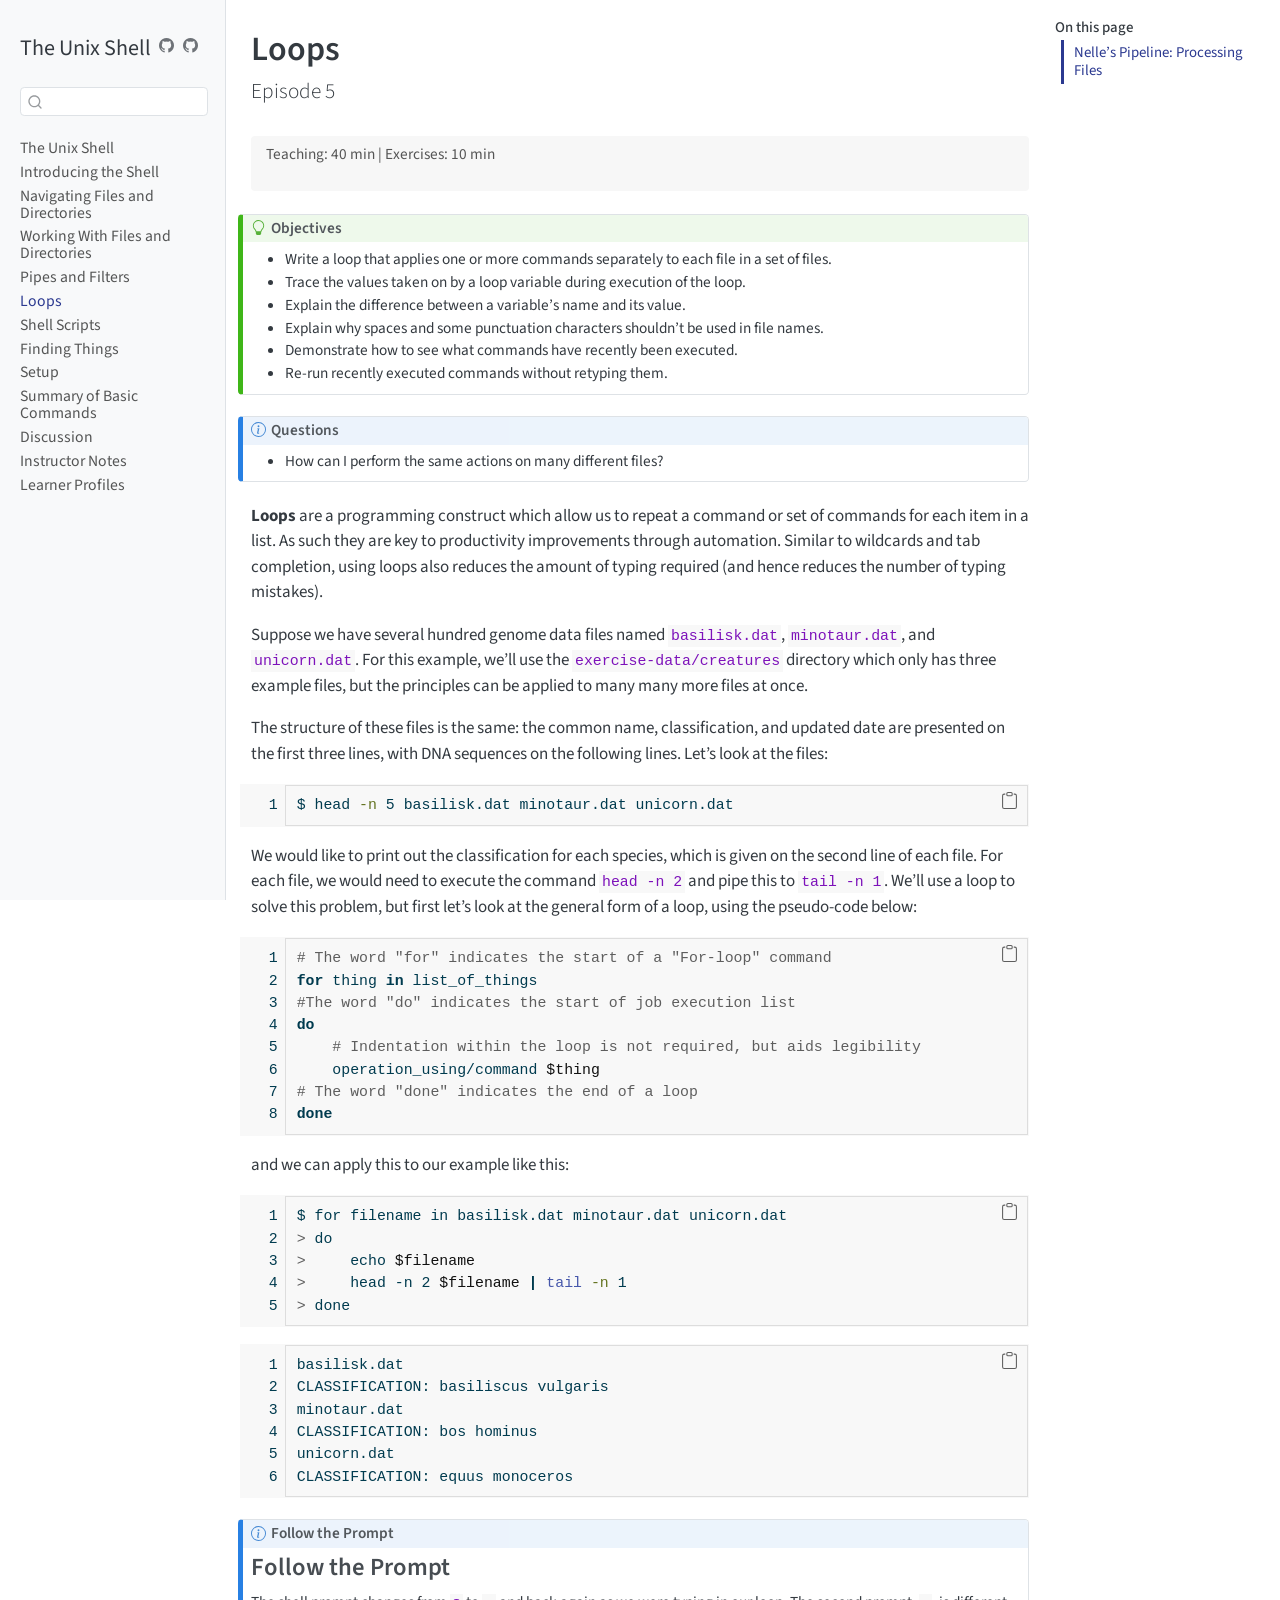
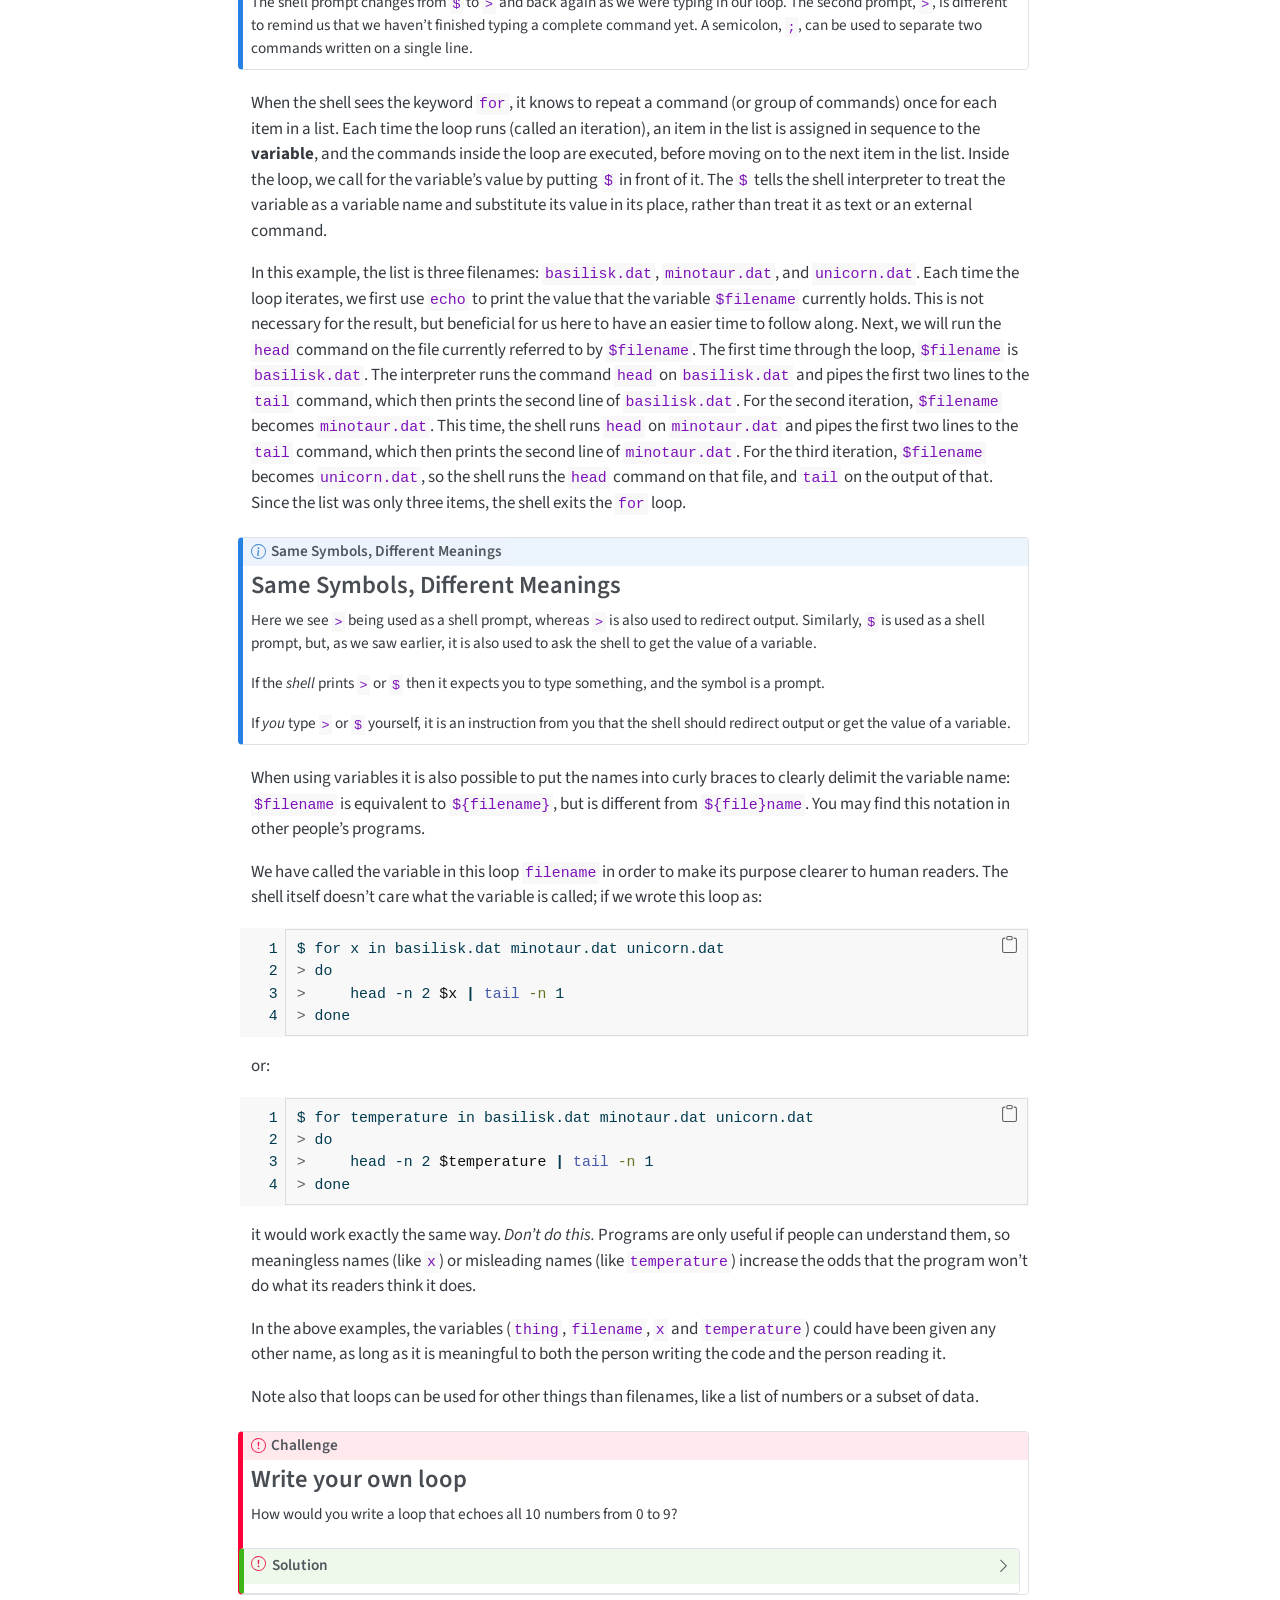
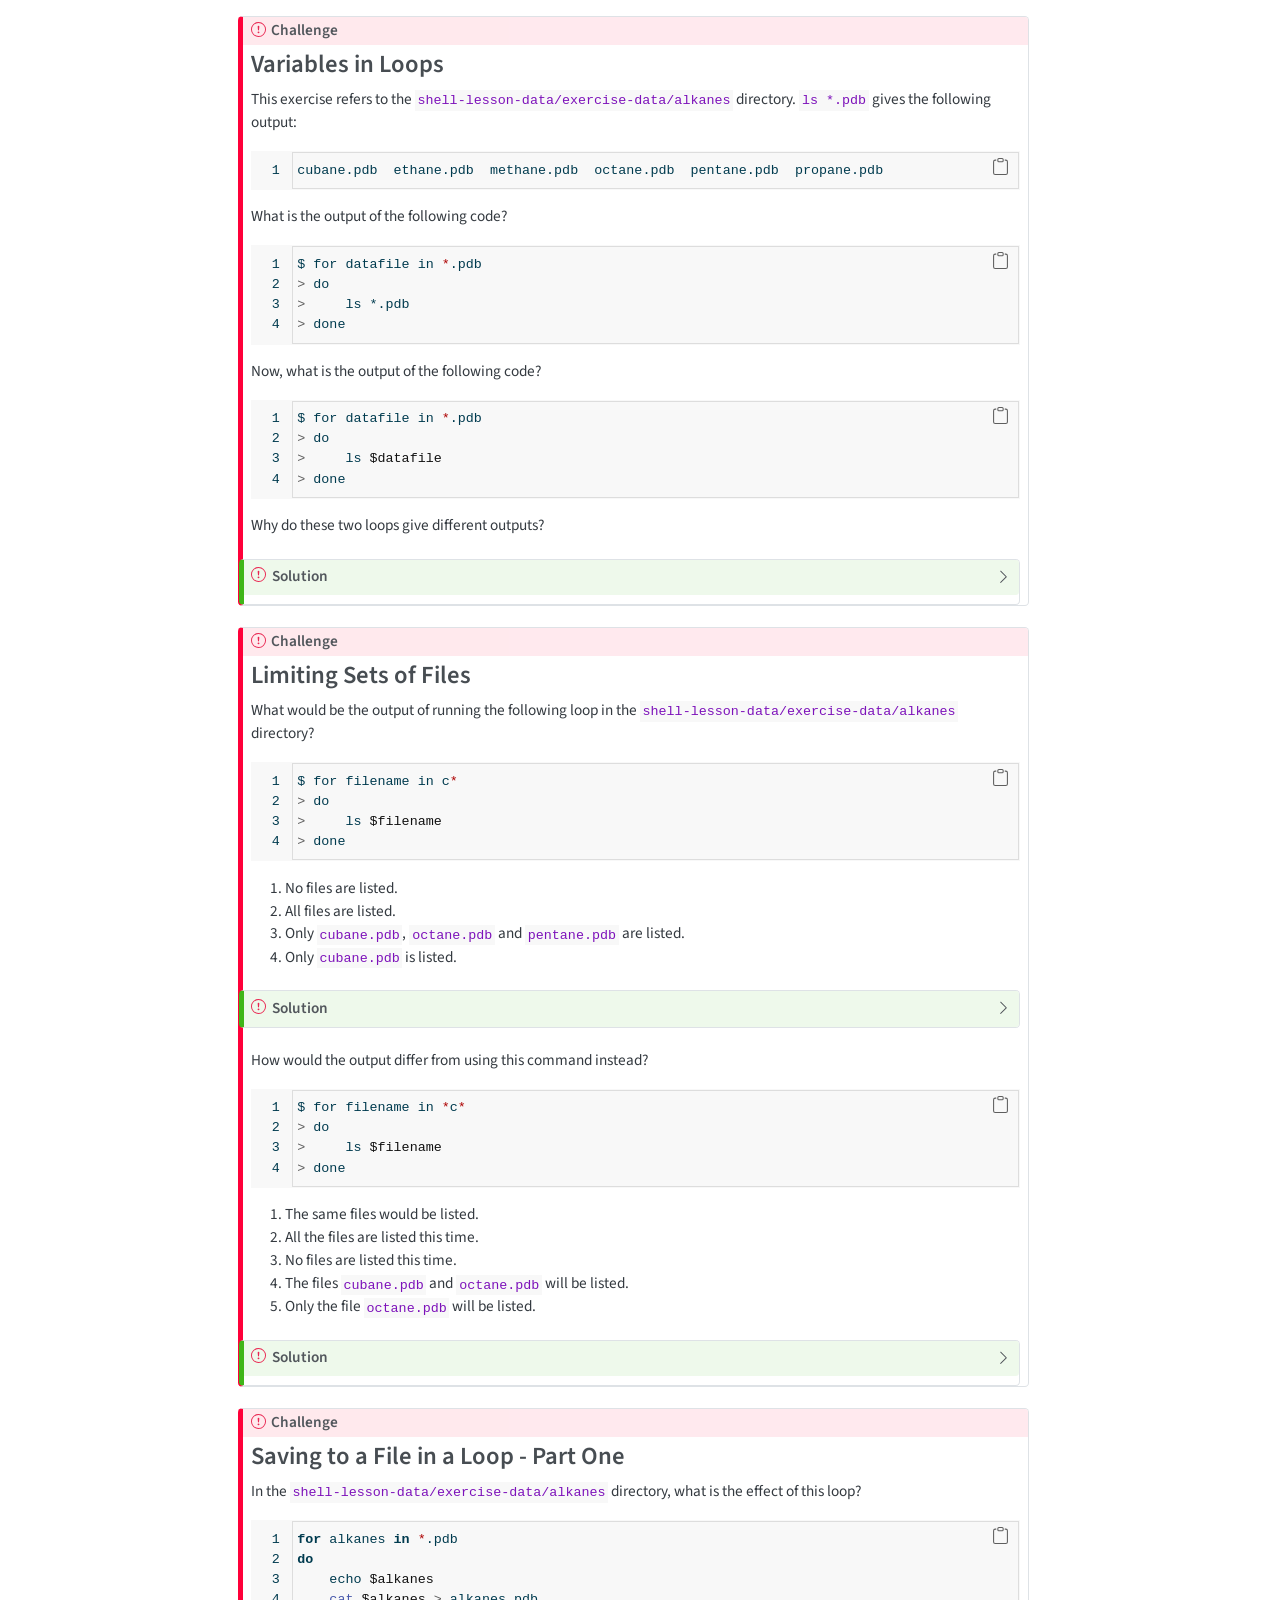
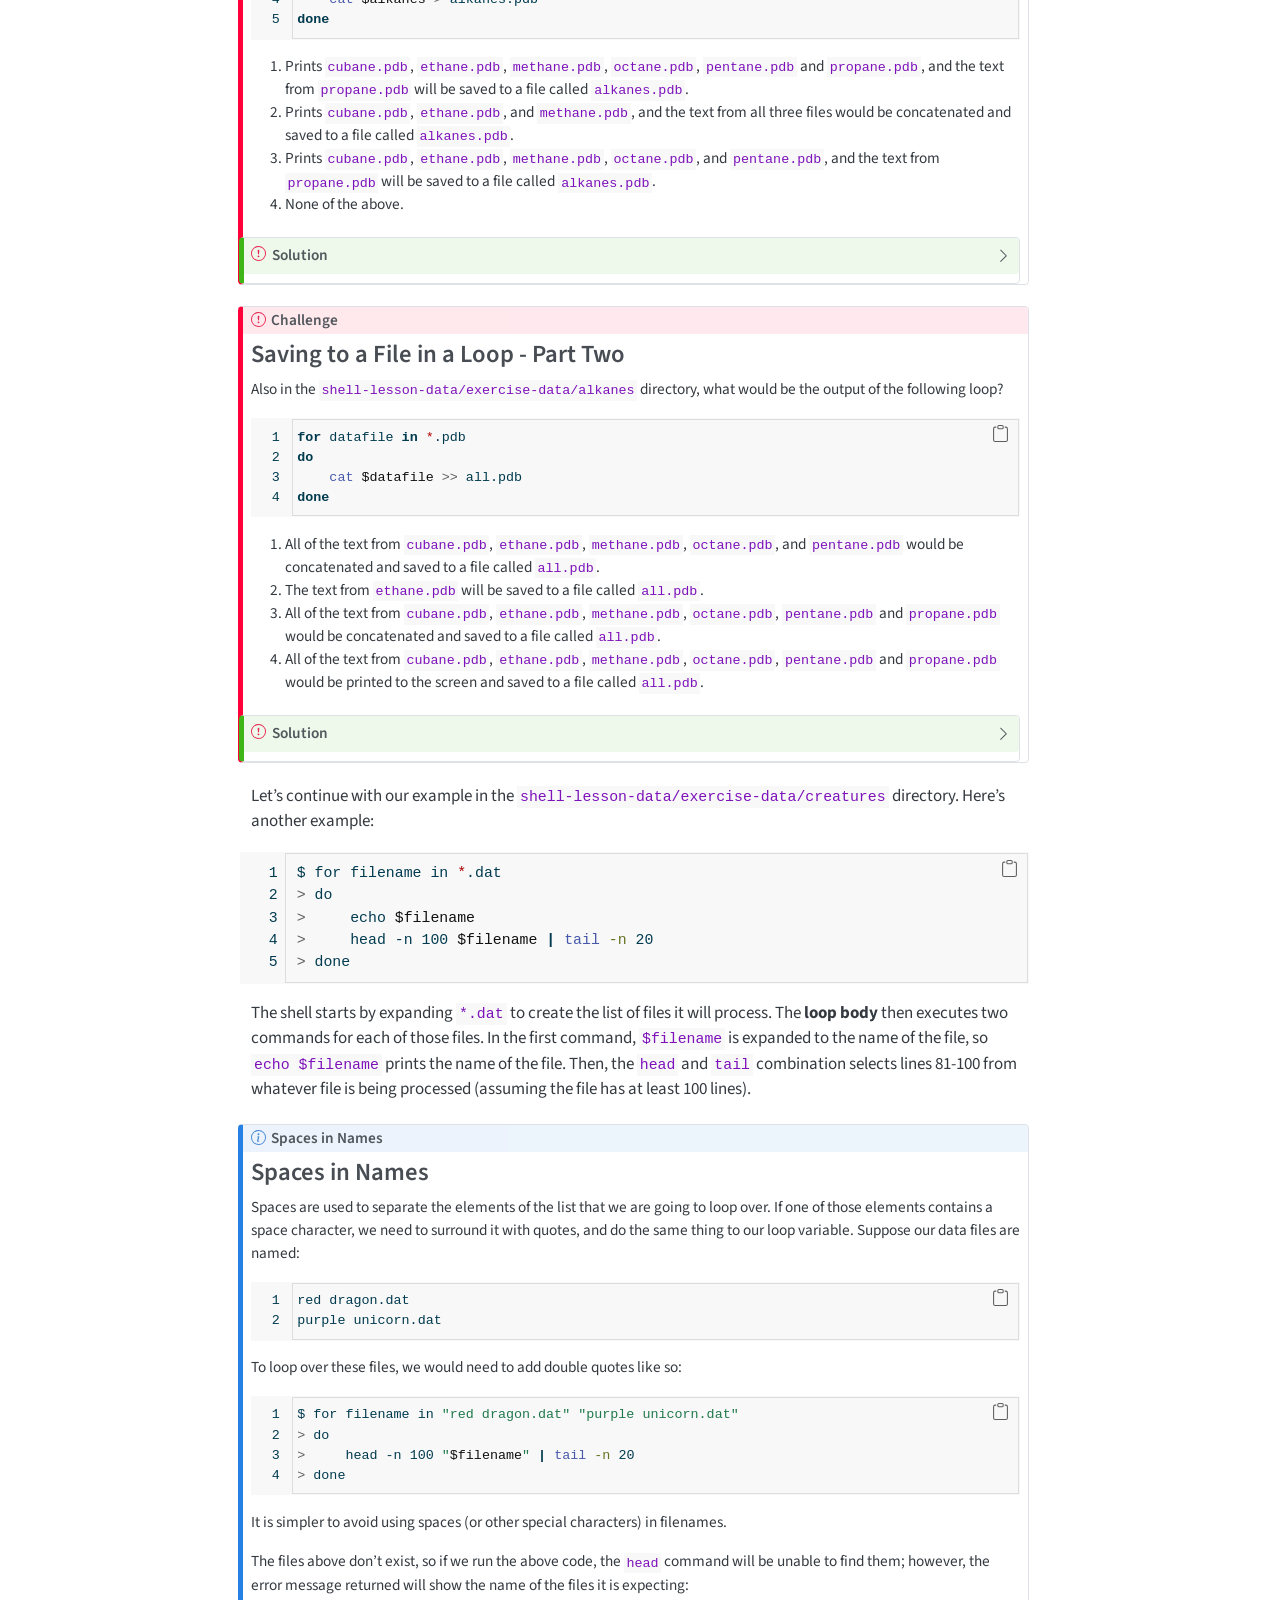
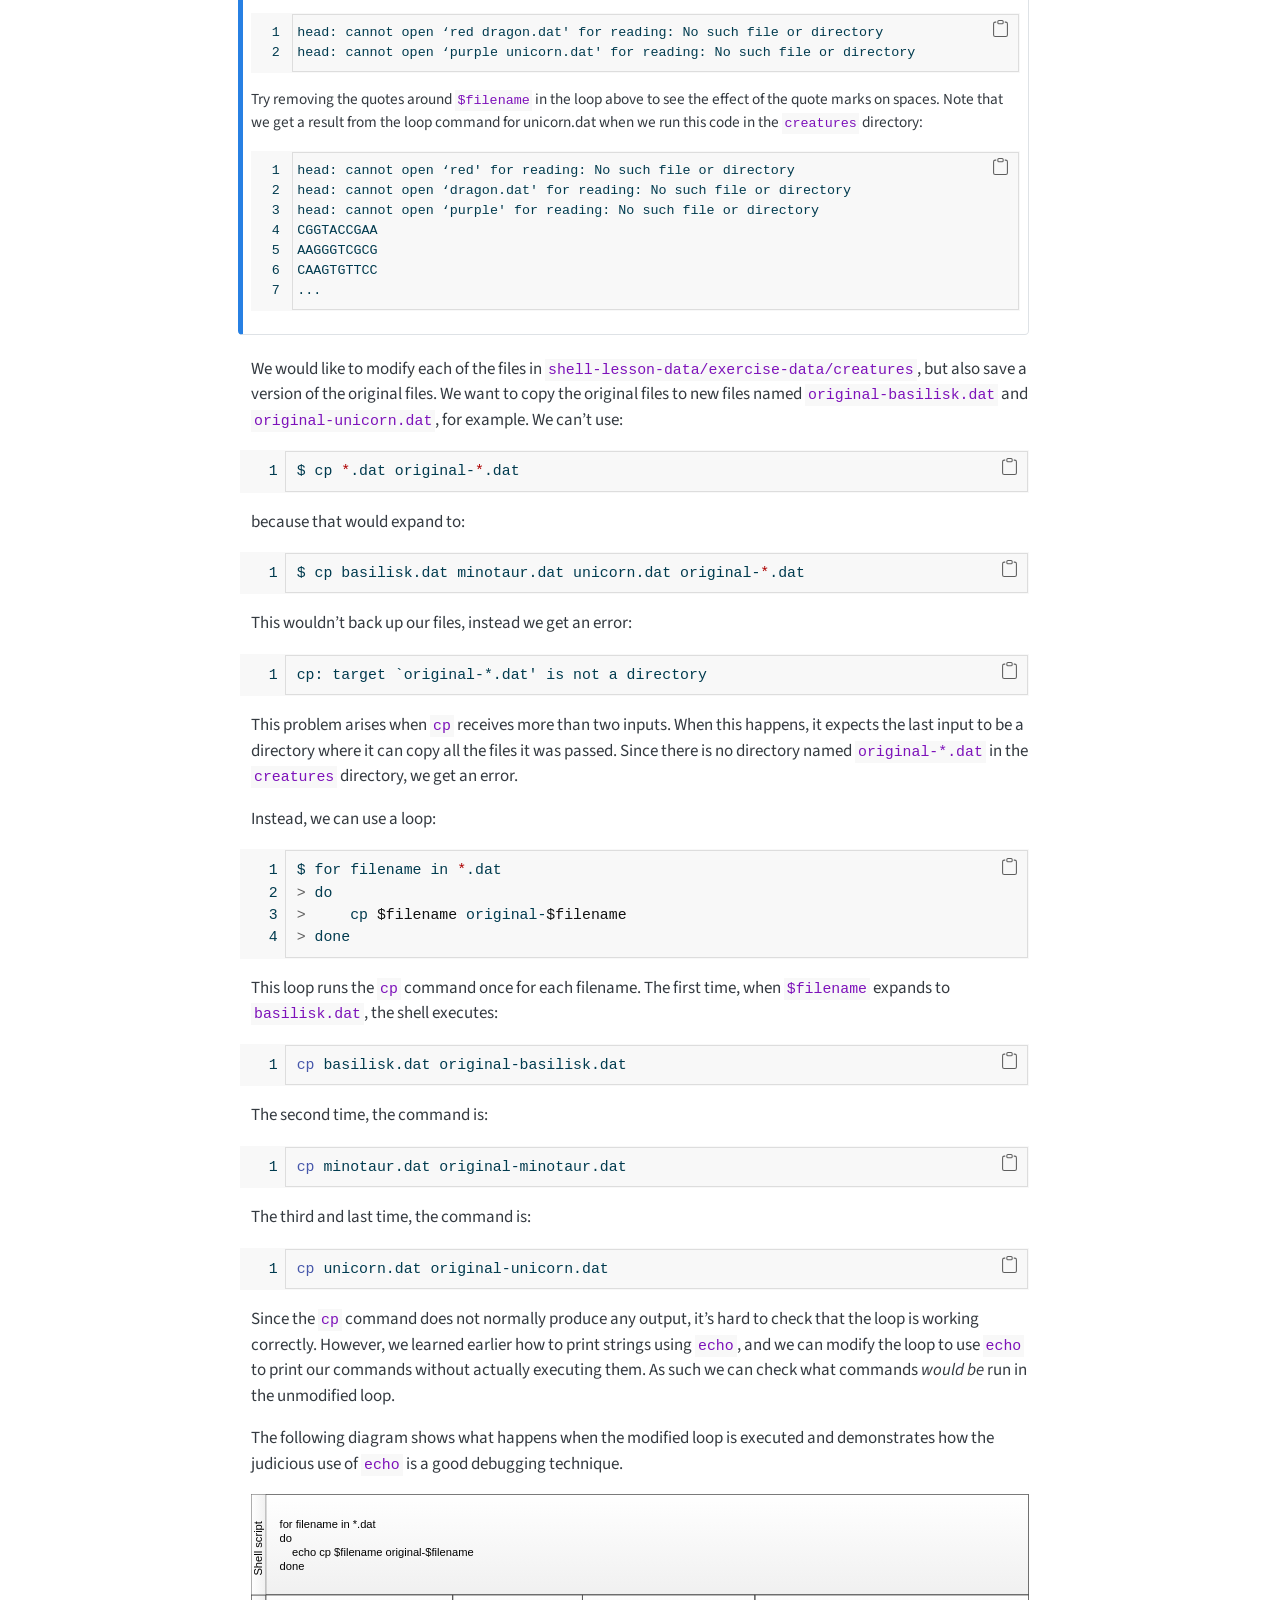
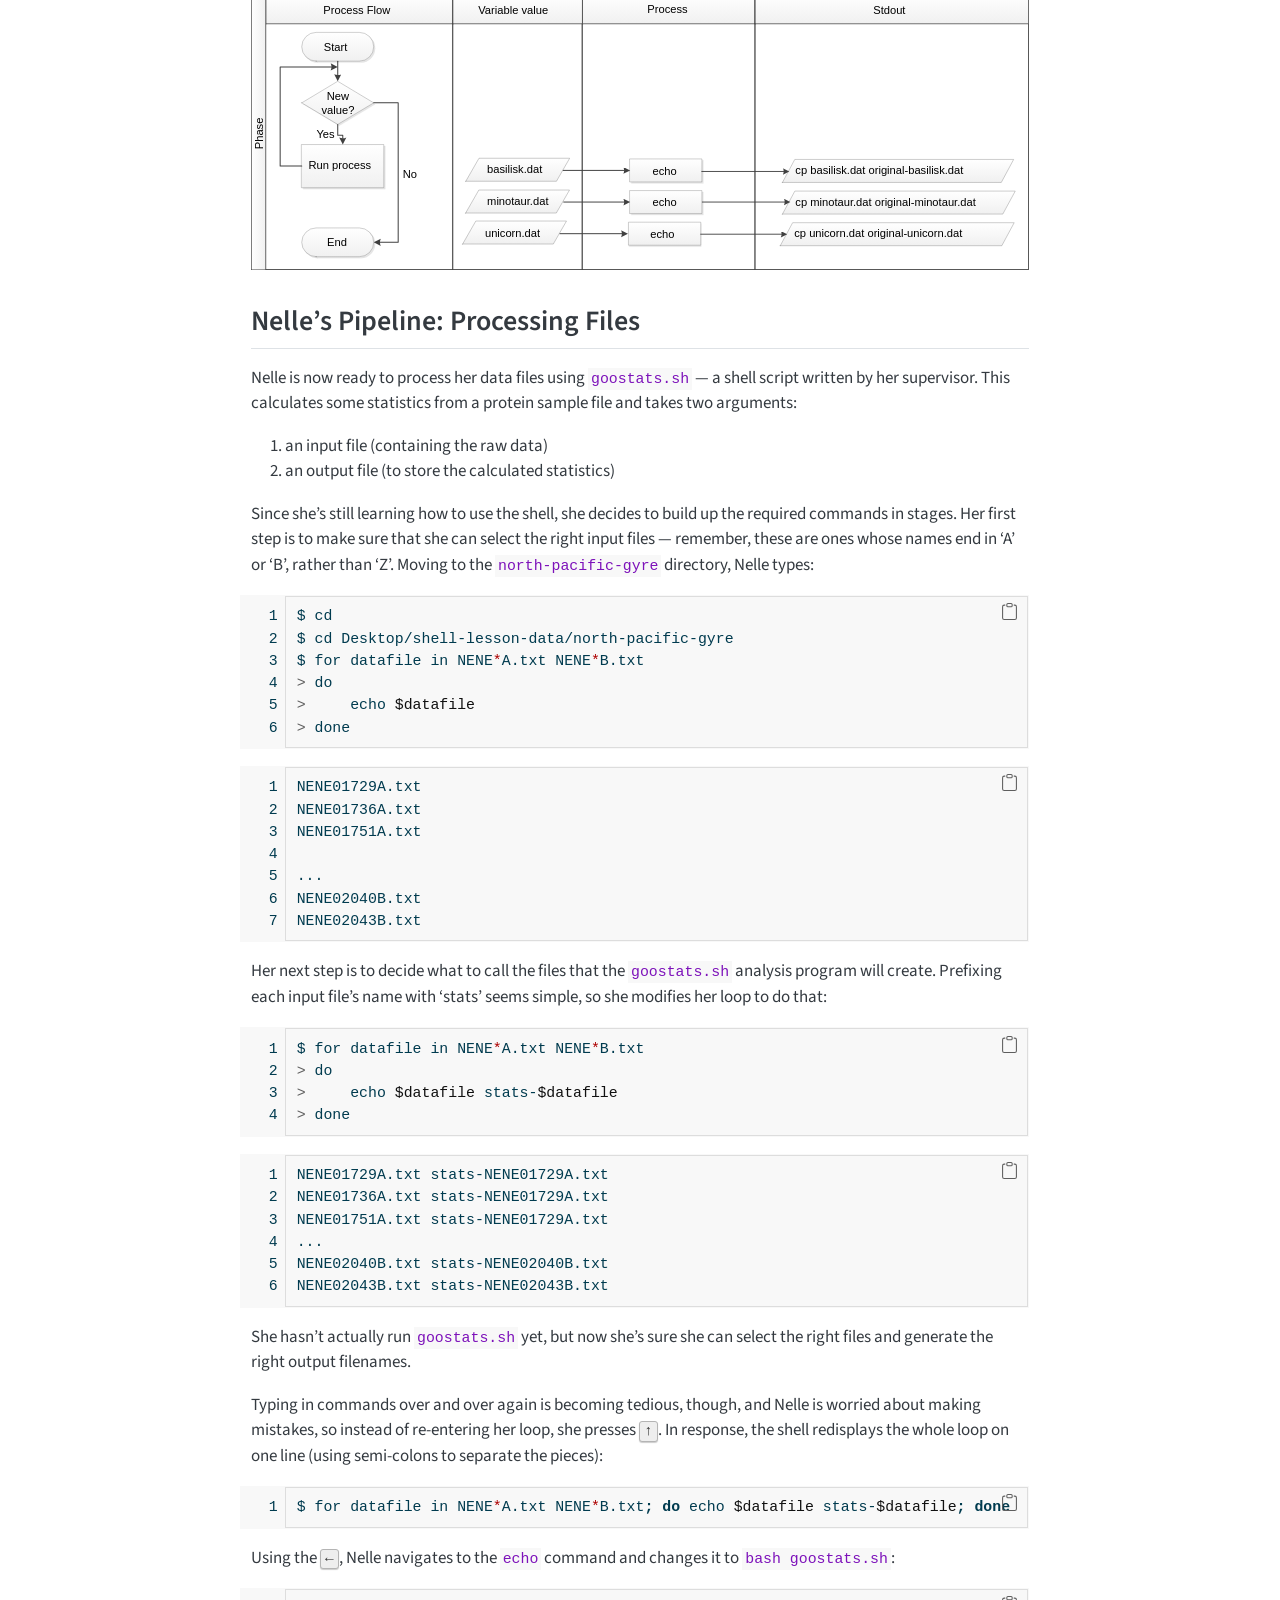
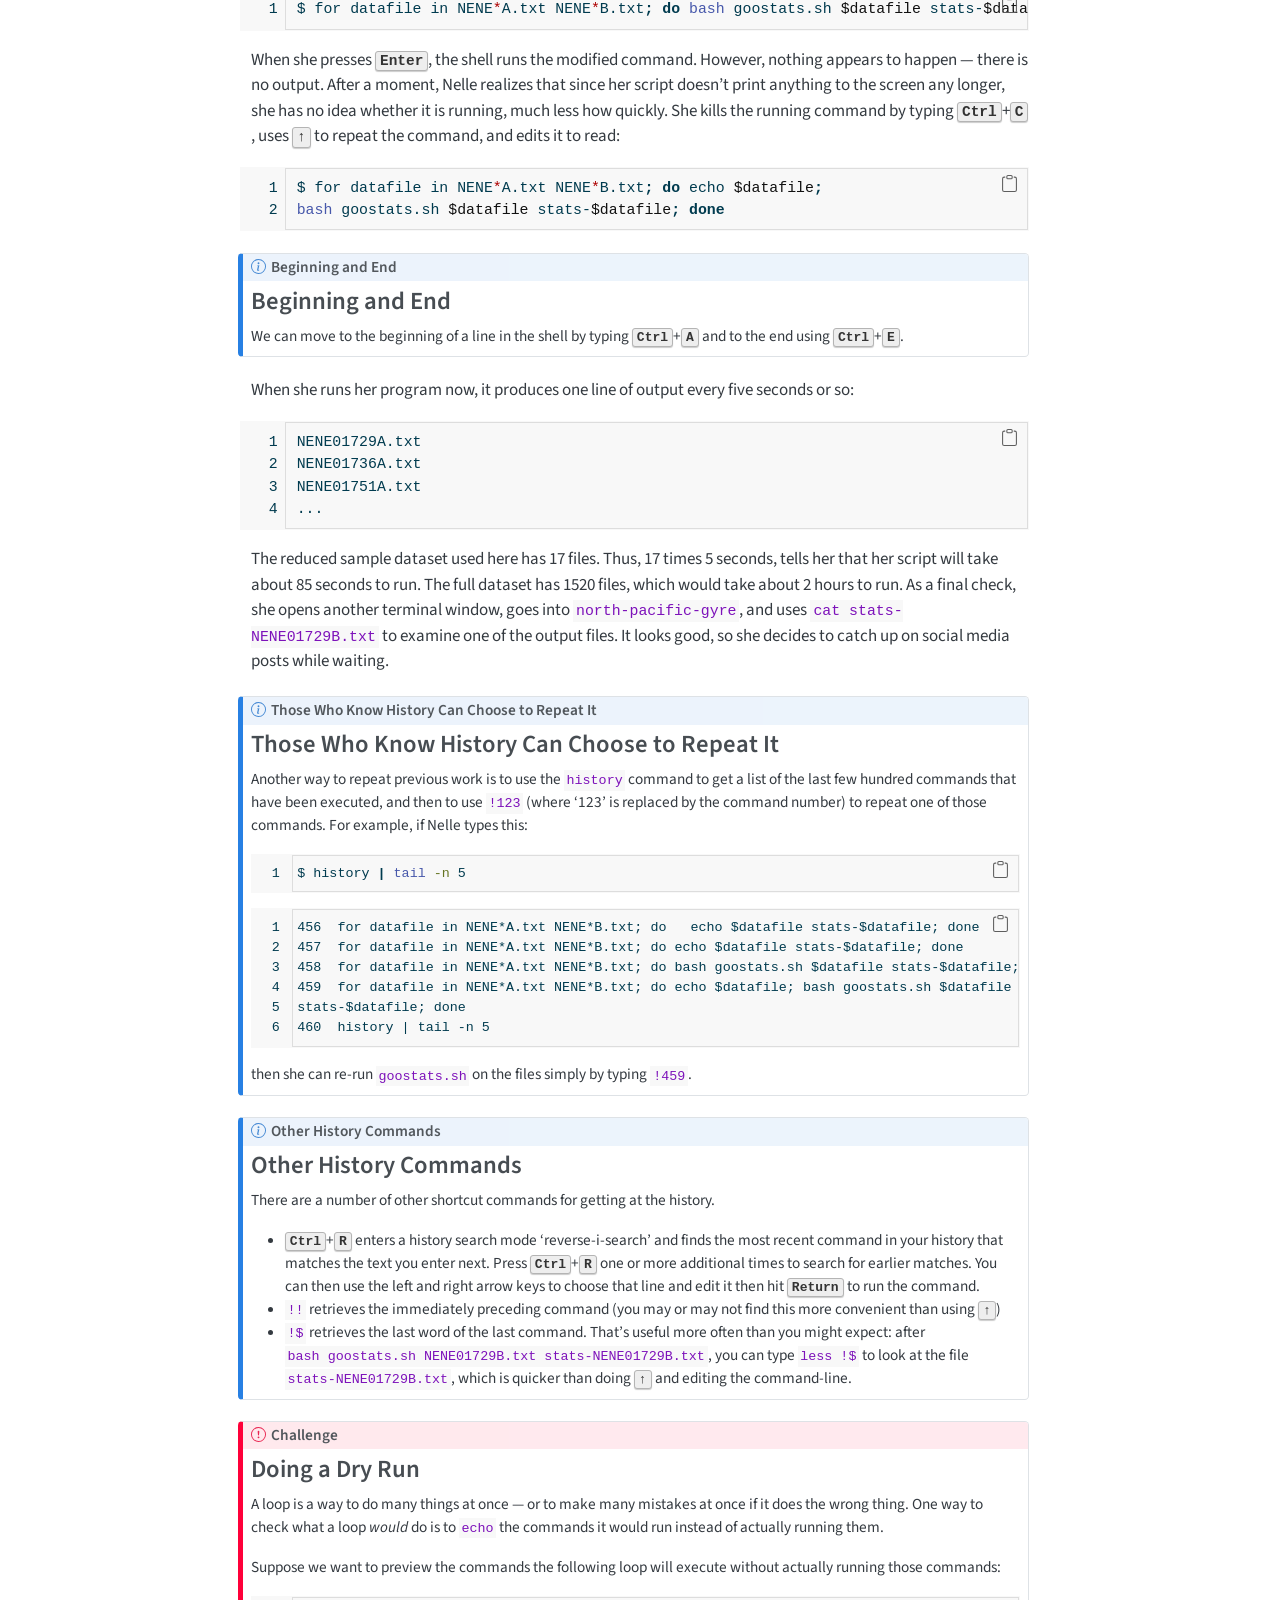
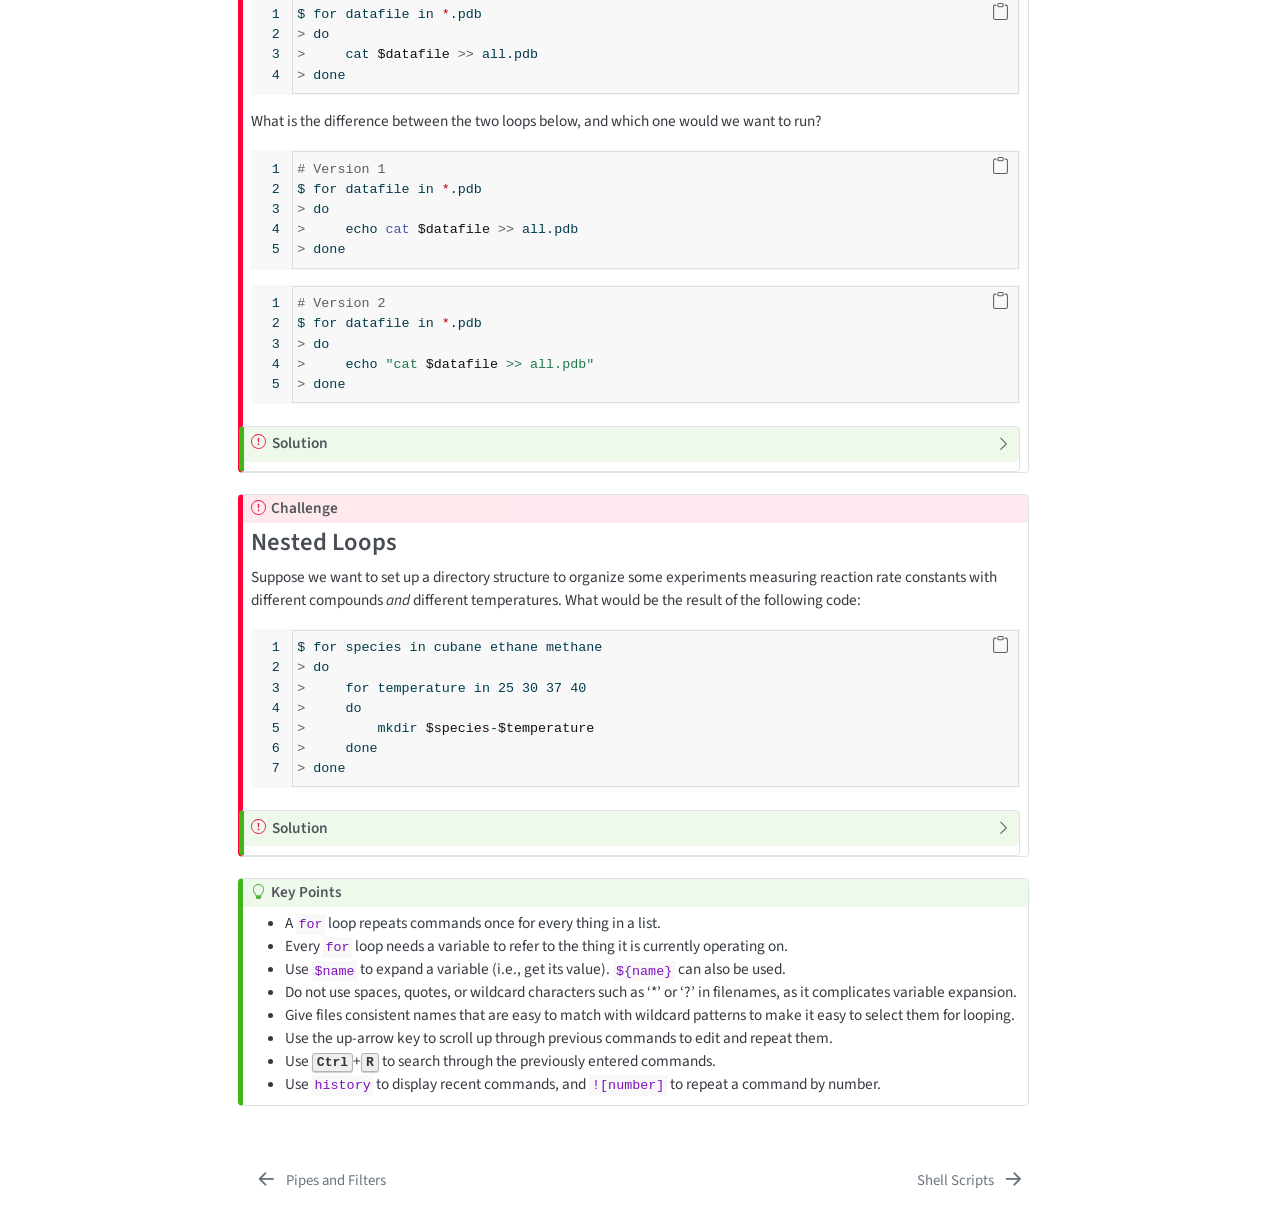
<file: docs/05-loop.html>
<!DOCTYPE html>
<html xmlns="http://www.w3.org/1999/xhtml" lang="en" xml:lang="en"><head>

<meta charset="utf-8">
<meta name="generator" content="quarto-1.9.38">

<meta name="viewport" content="width=device-width, initial-scale=1.0, user-scalable=yes">


<title>Loops – The Unix Shell</title>
<style>
/* Default styles provided by pandoc.
** See https://pandoc.org/MANUAL.html#variables-for-html for config info.
*/
code{white-space: pre-wrap;}
span.smallcaps{font-variant: small-caps;}
div.columns{display: flex; gap: min(4vw, 1.5em);}
div.column{flex: auto; overflow-x: auto;}
div.hanging-indent{margin-left: 1.5em; text-indent: -1.5em;}
ul.task-list{list-style: none;}
ul.task-list li input[type="checkbox"] {
  width: 0.8em;
  margin: 0 0.8em 0.2em -1em; /* quarto-specific, see https://github.com/quarto-dev/quarto-cli/issues/4556 */ 
  vertical-align: middle;
}
/* CSS for syntax highlighting */
html { -webkit-text-size-adjust: 100%; }
pre > code.sourceCode { white-space: pre; position: relative; }
pre > code.sourceCode > span { display: inline-block; line-height: 1.25; }
pre > code.sourceCode > span:empty { height: 1.2em; }
.sourceCode { overflow: visible; }
code.sourceCode > span { color: inherit; text-decoration: inherit; }
div.sourceCode { margin: 1em 0; }
pre.sourceCode { margin: 0; }
@media screen {
div.sourceCode { overflow: auto; }
}
@media print {
pre > code.sourceCode { white-space: pre-wrap; }
pre > code.sourceCode > span { text-indent: -5em; padding-left: 5em; }
}
pre.numberSource code
  { counter-reset: source-line 0; }
pre.numberSource code > span
  { position: relative; left: -4em; counter-increment: source-line; }
pre.numberSource code > span > a:first-child::before
  { content: counter(source-line);
    position: relative; left: -1em; text-align: right; vertical-align: baseline;
    border: none; display: inline-block;
    -webkit-touch-callout: none; -webkit-user-select: none;
    -khtml-user-select: none; -moz-user-select: none;
    -ms-user-select: none; user-select: none;
    padding: 0 4px; width: 4em;
  }
pre.numberSource { margin-left: 3em;  padding-left: 4px; }
div.sourceCode
  {   }
@media screen {
pre > code.sourceCode > span > a:first-child::before { text-decoration: underline; }
}
</style>


<script src="site_libs/quarto-nav/quarto-nav.js"></script>
<script src="site_libs/quarto-nav/headroom.min.js"></script>
<script src="site_libs/clipboard/clipboard.min.js"></script>
<script src="site_libs/quarto-search/autocomplete.umd.js"></script>
<script src="site_libs/quarto-search/fuse.min.js"></script>
<script src="site_libs/quarto-search/quarto-search.js"></script>
<meta name="quarto:offset" content="./">
<link href="./06-script.html" rel="next">
<link href="./04-pipefilter.html" rel="prev">
<script src="site_libs/quarto-html/quarto.js" type="module"></script>
<script src="site_libs/quarto-html/tabsets/tabsets.js" type="module"></script>
<script src="site_libs/quarto-html/popper.min.js"></script>
<script src="site_libs/quarto-html/tippy.umd.min.js"></script>
<script src="site_libs/quarto-html/anchor.min.js"></script>
<link href="site_libs/quarto-html/tippy.css" rel="stylesheet">
<link href="site_libs/quarto-html/quarto-syntax-highlighting-15634bcf2e68342d4ad2dfa704d543f6.css" rel="stylesheet" id="quarto-text-highlighting-styles">
<script src="site_libs/bootstrap/bootstrap.min.js"></script>
<link href="site_libs/bootstrap/bootstrap-icons.css" rel="stylesheet">
<link href="site_libs/bootstrap/bootstrap-d099bbf68dda2fcb8e51eb793c421ddb.min.css" rel="stylesheet" append-hash="true" id="quarto-bootstrap" data-mode="light">
<script id="quarto-search-options" type="application/json">{
  "location": "sidebar",
  "copy-button": false,
  "collapse-after": 3,
  "panel-placement": "start",
  "type": "textbox",
  "limit": 50,
  "keyboard-shortcut": [
    "f",
    "/",
    "s"
  ],
  "show-item-context": false,
  "language": {
    "search-no-results-text": "No results",
    "search-matching-documents-text": "matching documents",
    "search-copy-link-title": "Copy link to search",
    "search-hide-matches-text": "Hide additional matches",
    "search-more-match-text": "more match in this document",
    "search-more-matches-text": "more matches in this document",
    "search-clear-button-title": "Clear",
    "search-text-placeholder": "",
    "search-detached-cancel-button-title": "Cancel",
    "search-submit-button-title": "Submit",
    "search-label": "Search"
  }
}</script>


</head>

<body class="nav-sidebar docked quarto-light">

<div id="quarto-search-results"></div>
  <header id="quarto-header" class="headroom fixed-top">
  <nav class="quarto-secondary-nav">
    <div class="container-fluid d-flex">
      <button type="button" class="quarto-btn-toggle btn" data-bs-toggle="collapse" role="button" data-bs-target=".quarto-sidebar-collapse-item" aria-controls="quarto-sidebar" aria-expanded="false" aria-label="Toggle sidebar navigation" onclick="if (window.quartoToggleHeadroom) { window.quartoToggleHeadroom(); }">
        <i class="bi bi-layout-text-sidebar-reverse"></i>
      </button>
        <nav class="quarto-page-breadcrumbs" aria-label="breadcrumb"><ol class="breadcrumb"><li class="breadcrumb-item"><a href="./05-loop.html"><span class="chapter-title">Loops</span></a></li></ol></nav>
        <a class="flex-grow-1" role="navigation" data-bs-toggle="collapse" data-bs-target=".quarto-sidebar-collapse-item" aria-controls="quarto-sidebar" aria-expanded="false" aria-label="Toggle sidebar navigation" onclick="if (window.quartoToggleHeadroom) { window.quartoToggleHeadroom(); }">      
        </a>
      <button type="button" class="btn quarto-search-button" aria-label="Search" onclick="window.quartoOpenSearch();">
        <i class="bi bi-search"></i>
      </button>
    </div>
  </nav>
</header>
<!-- content -->
<div id="quarto-content" class="quarto-container page-columns page-rows-contents page-layout-article">
<!-- sidebar -->
  <nav id="quarto-sidebar" class="sidebar collapse collapse-horizontal quarto-sidebar-collapse-item sidebar-navigation docked overflow-auto">
    <div class="pt-lg-2 mt-2 text-left sidebar-header">
    <div class="sidebar-title mb-0 py-0">
      <a href="./">The Unix Shell</a> 
        <div class="sidebar-tools-main">
    <a href="https://github.com/swcarpentry/shell-novice" title="" class="quarto-navigation-tool px-1" aria-label=""><i class="bi bi-github"></i></a>
    <a href="https://github.com/swcarpentry/shell-novice" title="Source Code" class="quarto-navigation-tool px-1" aria-label="Source Code"><i class="bi bi-github"></i></a>
</div>
    </div>
      </div>
        <div class="mt-2 flex-shrink-0 align-items-center">
        <div class="sidebar-search">
        <div id="quarto-search" class="" title="Search"></div>
        </div>
        </div>
    <div class="sidebar-menu-container"> 
    <ul class="list-unstyled mt-1">
        <li class="sidebar-item">
  <div class="sidebar-item-container"> 
  <a href="./index.html" class="sidebar-item-text sidebar-link"><span class="chapter-title">The Unix Shell</span></a>
  </div>
</li>
        <li class="sidebar-item">
  <div class="sidebar-item-container"> 
  <a href="./01-intro.html" class="sidebar-item-text sidebar-link"><span class="chapter-title">Introducing the Shell</span></a>
  </div>
</li>
        <li class="sidebar-item">
  <div class="sidebar-item-container"> 
  <a href="./02-filedir.html" class="sidebar-item-text sidebar-link"><span class="chapter-title">Navigating Files and Directories</span></a>
  </div>
</li>
        <li class="sidebar-item">
  <div class="sidebar-item-container"> 
  <a href="./03-create.html" class="sidebar-item-text sidebar-link"><span class="chapter-title">Working With Files and Directories</span></a>
  </div>
</li>
        <li class="sidebar-item">
  <div class="sidebar-item-container"> 
  <a href="./04-pipefilter.html" class="sidebar-item-text sidebar-link"><span class="chapter-title">Pipes and Filters</span></a>
  </div>
</li>
        <li class="sidebar-item">
  <div class="sidebar-item-container"> 
  <a href="./05-loop.html" class="sidebar-item-text sidebar-link active"><span class="chapter-title">Loops</span></a>
  </div>
</li>
        <li class="sidebar-item">
  <div class="sidebar-item-container"> 
  <a href="./06-script.html" class="sidebar-item-text sidebar-link"><span class="chapter-title">Shell Scripts</span></a>
  </div>
</li>
        <li class="sidebar-item">
  <div class="sidebar-item-container"> 
  <a href="./07-find.html" class="sidebar-item-text sidebar-link"><span class="chapter-title">Finding Things</span></a>
  </div>
</li>
        <li class="sidebar-item">
  <div class="sidebar-item-container"> 
  <a href="./setup.html" class="sidebar-item-text sidebar-link"><span class="chapter-title">Setup</span></a>
  </div>
</li>
        <li class="sidebar-item">
  <div class="sidebar-item-container"> 
  <a href="./reference.html" class="sidebar-item-text sidebar-link"><span class="chapter-title">Summary of Basic Commands</span></a>
  </div>
</li>
        <li class="sidebar-item">
  <div class="sidebar-item-container"> 
  <a href="./discuss.html" class="sidebar-item-text sidebar-link"><span class="chapter-title">Discussion</span></a>
  </div>
</li>
        <li class="sidebar-item">
  <div class="sidebar-item-container"> 
  <a href="./instructor-notes.html" class="sidebar-item-text sidebar-link"><span class="chapter-title">Instructor Notes</span></a>
  </div>
</li>
        <li class="sidebar-item">
  <div class="sidebar-item-container"> 
  <a href="./learner-profiles.html" class="sidebar-item-text sidebar-link"><span class="chapter-title">Learner Profiles</span></a>
  </div>
</li>
    </ul>
    </div>
</nav>
<div id="quarto-sidebar-glass" class="quarto-sidebar-collapse-item" data-bs-toggle="collapse" data-bs-target=".quarto-sidebar-collapse-item"></div>
<!-- margin-sidebar -->
    <div id="quarto-margin-sidebar" class="sidebar margin-sidebar">
        <nav id="TOC" role="doc-toc" class="toc-active">
    <h2 id="toc-title">On this page</h2>
   
  <ul>
  <li><a href="#nelles-pipeline-processing-files" id="toc-nelles-pipeline-processing-files" class="nav-link active" data-scroll-target="#nelles-pipeline-processing-files">Nelle’s Pipeline: Processing Files</a></li>
  </ul>
</nav>
    </div>
<!-- main -->
<main class="content" id="quarto-document-content">

<header id="title-block-header" class="quarto-title-block default">
<div class="quarto-title">
<h1 class="title"><span class="chapter-title">Loops</span></h1>
<p class="subtitle lead">Episode 5</p>
</div>



<div class="quarto-title-meta">

    
  
    
  </div>
  


</header>


<div class="episode-meta">
<p>Teaching: 40 min  |  Exercises: 10 min</p>
</div>
<div class="callout callout-style-default callout-tip callout-titled" title="Objectives">
<div class="callout-header d-flex align-content-center">
<div class="callout-icon-container">
<i class="callout-icon"></i>
</div>
<div class="callout-title-container flex-fill">
<span class="screen-reader-only">Tip</span>Objectives
</div>
</div>
<div class="callout-body-container callout-body">
<ul>
<li>Write a loop that applies one or more commands separately to each file in a set of files.</li>
<li>Trace the values taken on by a loop variable during execution of the loop.</li>
<li>Explain the difference between a variable’s name and its value.</li>
<li>Explain why spaces and some punctuation characters shouldn’t be used in file names.</li>
<li>Demonstrate how to see what commands have recently been executed.</li>
<li>Re-run recently executed commands without retyping them.</li>
</ul>
</div>
</div>
<div class="callout callout-style-default callout-note callout-titled" title="Questions">
<div class="callout-header d-flex align-content-center">
<div class="callout-icon-container">
<i class="callout-icon"></i>
</div>
<div class="callout-title-container flex-fill">
<span class="screen-reader-only">Note</span>Questions
</div>
</div>
<div class="callout-body-container callout-body">
<ul>
<li>How can I perform the same actions on many different files?</li>
</ul>
</div>
</div>
<p><strong>Loops</strong> are a programming construct which allow us to repeat a command or set of commands for each item in a list. As such they are key to productivity improvements through automation. Similar to wildcards and tab completion, using loops also reduces the amount of typing required (and hence reduces the number of typing mistakes).</p>
<p>Suppose we have several hundred genome data files named <code>basilisk.dat</code>, <code>minotaur.dat</code>, and <code>unicorn.dat</code>. For this example, we’ll use the <code>exercise-data/creatures</code> directory which only has three example files, but the principles can be applied to many many more files at once.</p>
<p>The structure of these files is the same: the common name, classification, and updated date are presented on the first three lines, with DNA sequences on the following lines. Let’s look at the files:</p>
<div class="code-copy-outer-scaffold"><div class="sourceCode" id="cb1"><pre class="sourceCode numberSource bash number-lines code-with-copy"><code class="sourceCode bash"><span id="cb1-1"><a href="#cb1-1"></a><span class="ex">$</span> head <span class="at">-n</span> 5 basilisk.dat minotaur.dat unicorn.dat</span></code></pre></div><button title="Copy to Clipboard" class="code-copy-button"><i class="bi"></i></button></div>
<p>We would like to print out the classification for each species, which is given on the second line of each file. For each file, we would need to execute the command <code>head -n 2</code> and pipe this to <code>tail -n 1</code>. We’ll use a loop to solve this problem, but first let’s look at the general form of a loop, using the pseudo-code below:</p>
<div class="code-copy-outer-scaffold"><div class="sourceCode" id="cb2"><pre class="sourceCode numberSource bash number-lines code-with-copy"><code class="sourceCode bash"><span id="cb2-1"><a href="#cb2-1"></a><span class="co"># The word "for" indicates the start of a "For-loop" command</span></span>
<span id="cb2-2"><a href="#cb2-2"></a><span class="cf">for</span> thing <span class="kw">in</span> list_of_things </span>
<span id="cb2-3"><a href="#cb2-3"></a><span class="co">#The word "do" indicates the start of job execution list</span></span>
<span id="cb2-4"><a href="#cb2-4"></a><span class="cf">do</span> </span>
<span id="cb2-5"><a href="#cb2-5"></a>    <span class="co"># Indentation within the loop is not required, but aids legibility</span></span>
<span id="cb2-6"><a href="#cb2-6"></a>    <span class="ex">operation_using/command</span> <span class="va">$thing</span> </span>
<span id="cb2-7"><a href="#cb2-7"></a><span class="co"># The word "done" indicates the end of a loop</span></span>
<span id="cb2-8"><a href="#cb2-8"></a><span class="cf">done</span>  </span></code></pre></div><button title="Copy to Clipboard" class="code-copy-button"><i class="bi"></i></button></div>
<p>and we can apply this to our example like this:</p>
<div class="code-copy-outer-scaffold"><div class="sourceCode" id="cb3"><pre class="sourceCode numberSource bash number-lines code-with-copy"><code class="sourceCode bash"><span id="cb3-1"><a href="#cb3-1"></a><span class="ex">$</span> for filename in basilisk.dat minotaur.dat unicorn.dat</span>
<span id="cb3-2"><a href="#cb3-2"></a><span class="op">&gt;</span> do</span>
<span id="cb3-3"><a href="#cb3-3"></a><span class="op">&gt;</span>     echo <span class="va">$filename</span></span>
<span id="cb3-4"><a href="#cb3-4"></a><span class="op">&gt;</span>     head <span class="ex">-n</span> 2 <span class="va">$filename</span> <span class="kw">|</span> <span class="fu">tail</span> <span class="at">-n</span> 1</span>
<span id="cb3-5"><a href="#cb3-5"></a><span class="op">&gt;</span> done</span></code></pre></div><button title="Copy to Clipboard" class="code-copy-button"><i class="bi"></i></button></div>
<div class="code-copy-outer-scaffold"><div class="sourceCode" id="cb4"><pre class="sourceCode numberSource output number-lines code-with-copy"><code class="sourceCode"><span id="cb4-1"><a href="#cb4-1"></a>basilisk.dat</span>
<span id="cb4-2"><a href="#cb4-2"></a>CLASSIFICATION: basiliscus vulgaris</span>
<span id="cb4-3"><a href="#cb4-3"></a>minotaur.dat</span>
<span id="cb4-4"><a href="#cb4-4"></a>CLASSIFICATION: bos hominus</span>
<span id="cb4-5"><a href="#cb4-5"></a>unicorn.dat</span>
<span id="cb4-6"><a href="#cb4-6"></a>CLASSIFICATION: equus monoceros</span></code></pre></div><button title="Copy to Clipboard" class="code-copy-button"><i class="bi"></i></button></div>
<div class="callout callout-style-default callout-note callout-titled" title="Follow the Prompt">
<div class="callout-header d-flex align-content-center">
<div class="callout-icon-container">
<i class="callout-icon"></i>
</div>
<div class="callout-title-container flex-fill">
<span class="screen-reader-only">Note</span>Follow the Prompt
</div>
</div>
<section id="follow-the-prompt" class="level3 callout-body-container callout-body">
<h3 class="anchored" data-anchor-id="follow-the-prompt">Follow the Prompt</h3>
<p>The shell prompt changes from <code>$</code> to <code>&gt;</code> and back again as we were typing in our loop. The second prompt, <code>&gt;</code>, is different to remind us that we haven’t finished typing a complete command yet. A semicolon, <code>;</code>, can be used to separate two commands written on a single line.</p>
</section>
</div>
<p>When the shell sees the keyword <code>for</code>, it knows to repeat a command (or group of commands) once for each item in a list. Each time the loop runs (called an iteration), an item in the list is assigned in sequence to the <strong>variable</strong>, and the commands inside the loop are executed, before moving on to the next item in the list. Inside the loop, we call for the variable’s value by putting <code>$</code> in front of it. The <code>$</code> tells the shell interpreter to treat the variable as a variable name and substitute its value in its place, rather than treat it as text or an external command.</p>
<p>In this example, the list is three filenames: <code>basilisk.dat</code>, <code>minotaur.dat</code>, and <code>unicorn.dat</code>. Each time the loop iterates, we first use <code>echo</code> to print the value that the variable <code>$filename</code> currently holds. This is not necessary for the result, but beneficial for us here to have an easier time to follow along. Next, we will run the <code>head</code> command on the file currently referred to by <code>$filename</code>. The first time through the loop, <code>$filename</code> is <code>basilisk.dat</code>. The interpreter runs the command <code>head</code> on <code>basilisk.dat</code> and pipes the first two lines to the <code>tail</code> command, which then prints the second line of <code>basilisk.dat</code>. For the second iteration, <code>$filename</code> becomes <code>minotaur.dat</code>. This time, the shell runs <code>head</code> on <code>minotaur.dat</code> and pipes the first two lines to the <code>tail</code> command, which then prints the second line of <code>minotaur.dat</code>. For the third iteration, <code>$filename</code> becomes <code>unicorn.dat</code>, so the shell runs the <code>head</code> command on that file, and <code>tail</code> on the output of that. Since the list was only three items, the shell exits the <code>for</code> loop.</p>
<div class="callout callout-style-default callout-note callout-titled" title="Same Symbols, Different Meanings">
<div class="callout-header d-flex align-content-center">
<div class="callout-icon-container">
<i class="callout-icon"></i>
</div>
<div class="callout-title-container flex-fill">
<span class="screen-reader-only">Note</span>Same Symbols, Different Meanings
</div>
</div>
<section id="same-symbols-different-meanings" class="level3 callout-body-container callout-body">
<h3 class="anchored" data-anchor-id="same-symbols-different-meanings">Same Symbols, Different Meanings</h3>
<p>Here we see <code>&gt;</code> being used as a shell prompt, whereas <code>&gt;</code> is also used to redirect output. Similarly, <code>$</code> is used as a shell prompt, but, as we saw earlier, it is also used to ask the shell to get the value of a variable.</p>
<p>If the <em>shell</em> prints <code>&gt;</code> or <code>$</code> then it expects you to type something, and the symbol is a prompt.</p>
<p>If <em>you</em> type <code>&gt;</code> or <code>$</code> yourself, it is an instruction from you that the shell should redirect output or get the value of a variable.</p>
</section>
</div>
<p>When using variables it is also possible to put the names into curly braces to clearly delimit the variable name: <code>$filename</code> is equivalent to <code>${filename}</code>, but is different from <code>${file}name</code>. You may find this notation in other people’s programs.</p>
<p>We have called the variable in this loop <code>filename</code> in order to make its purpose clearer to human readers. The shell itself doesn’t care what the variable is called; if we wrote this loop as:</p>
<div class="code-copy-outer-scaffold"><div class="sourceCode" id="cb5"><pre class="sourceCode numberSource bash number-lines code-with-copy"><code class="sourceCode bash"><span id="cb5-1"><a href="#cb5-1"></a><span class="ex">$</span> for x in basilisk.dat minotaur.dat unicorn.dat</span>
<span id="cb5-2"><a href="#cb5-2"></a><span class="op">&gt;</span> do</span>
<span id="cb5-3"><a href="#cb5-3"></a><span class="op">&gt;</span>     head <span class="ex">-n</span> 2 <span class="va">$x</span> <span class="kw">|</span> <span class="fu">tail</span> <span class="at">-n</span> 1</span>
<span id="cb5-4"><a href="#cb5-4"></a><span class="op">&gt;</span> done</span></code></pre></div><button title="Copy to Clipboard" class="code-copy-button"><i class="bi"></i></button></div>
<p>or:</p>
<div class="code-copy-outer-scaffold"><div class="sourceCode" id="cb6"><pre class="sourceCode numberSource bash number-lines code-with-copy"><code class="sourceCode bash"><span id="cb6-1"><a href="#cb6-1"></a><span class="ex">$</span> for temperature in basilisk.dat minotaur.dat unicorn.dat</span>
<span id="cb6-2"><a href="#cb6-2"></a><span class="op">&gt;</span> do</span>
<span id="cb6-3"><a href="#cb6-3"></a><span class="op">&gt;</span>     head <span class="ex">-n</span> 2 <span class="va">$temperature</span> <span class="kw">|</span> <span class="fu">tail</span> <span class="at">-n</span> 1</span>
<span id="cb6-4"><a href="#cb6-4"></a><span class="op">&gt;</span> done</span></code></pre></div><button title="Copy to Clipboard" class="code-copy-button"><i class="bi"></i></button></div>
<p>it would work exactly the same way. <em>Don’t do this.</em> Programs are only useful if people can understand them, so meaningless names (like <code>x</code>) or misleading names (like <code>temperature</code>) increase the odds that the program won’t do what its readers think it does.</p>
<p>In the above examples, the variables (<code>thing</code>, <code>filename</code>, <code>x</code> and <code>temperature</code>) could have been given any other name, as long as it is meaningful to both the person writing the code and the person reading it.</p>
<p>Note also that loops can be used for other things than filenames, like a list of numbers or a subset of data.</p>
<div class="callout callout-style-default callout-important callout-titled" title="Challenge">
<div class="callout-header d-flex align-content-center">
<div class="callout-icon-container">
<i class="callout-icon"></i>
</div>
<div class="callout-title-container flex-fill">
<span class="screen-reader-only">Important</span>Challenge
</div>
</div>
<section id="write-your-own-loop" class="level3 callout-body-container callout-body">
<h3 class="anchored" data-anchor-id="write-your-own-loop">Write your own loop</h3>
<p>How would you write a loop that echoes all 10 numbers from 0 to 9?</p>
<div class="callout callout-style-default callout-tip callout-titled" title="Solution">
<div class="callout-header d-flex align-content-center collapsed" data-bs-toggle="collapse" data-bs-target=".callout-5-contents" aria-controls="callout-5" aria-expanded="false" aria-label="Toggle callout">
<div class="callout-icon-container">
<i class="callout-icon"></i>
</div>
<div class="callout-title-container flex-fill">
<span class="screen-reader-only">Tip</span>Solution
</div>
<div class="callout-btn-toggle d-inline-block border-0 py-1 ps-1 pe-0 float-end"><i class="callout-toggle"></i></div>
</div>
<div id="callout-5" class="callout-5-contents callout-collapse collapse">
<section id="solution" class="level3 callout-body-container callout-body">
<h3 class="anchored" data-anchor-id="solution">Solution</h3>
<div class="code-copy-outer-scaffold"><div class="sourceCode" id="cb7"><pre class="sourceCode numberSource bash number-lines code-with-copy"><code class="sourceCode bash"><span id="cb7-1"><a href="#cb7-1"></a><span class="ex">$</span> for loop_variable in 0 1 2 3 4 5 6 7 8 9</span>
<span id="cb7-2"><a href="#cb7-2"></a><span class="op">&gt;</span> do</span>
<span id="cb7-3"><a href="#cb7-3"></a><span class="op">&gt;</span>     echo <span class="va">$loop_variable</span></span>
<span id="cb7-4"><a href="#cb7-4"></a><span class="op">&gt;</span> done</span></code></pre></div><button title="Copy to Clipboard" class="code-copy-button"><i class="bi"></i></button></div>
<div class="code-copy-outer-scaffold"><div class="sourceCode" id="cb8"><pre class="sourceCode numberSource output number-lines code-with-copy"><code class="sourceCode"><span id="cb8-1"><a href="#cb8-1"></a>0</span>
<span id="cb8-2"><a href="#cb8-2"></a>1</span>
<span id="cb8-3"><a href="#cb8-3"></a>2</span>
<span id="cb8-4"><a href="#cb8-4"></a>3</span>
<span id="cb8-5"><a href="#cb8-5"></a>4</span>
<span id="cb8-6"><a href="#cb8-6"></a>5</span>
<span id="cb8-7"><a href="#cb8-7"></a>6</span>
<span id="cb8-8"><a href="#cb8-8"></a>7</span>
<span id="cb8-9"><a href="#cb8-9"></a>8</span>
<span id="cb8-10"><a href="#cb8-10"></a>9</span></code></pre></div><button title="Copy to Clipboard" class="code-copy-button"><i class="bi"></i></button></div>
<p>Alternatively, try replacing the enumeration of integers <code>0 1 2 3 4 5 6 7 8 9</code> by <code>{0..9}</code> to obtain an identical output.</p>
</section>
</div>
</div>
</section>
</div>
<div class="callout callout-style-default callout-important callout-titled" title="Challenge">
<div class="callout-header d-flex align-content-center">
<div class="callout-icon-container">
<i class="callout-icon"></i>
</div>
<div class="callout-title-container flex-fill">
<span class="screen-reader-only">Important</span>Challenge
</div>
</div>
<section id="variables-in-loops" class="level3 callout-body-container callout-body">
<h3 class="anchored" data-anchor-id="variables-in-loops">Variables in Loops</h3>
<p>This exercise refers to the <code>shell-lesson-data/exercise-data/alkanes</code> directory. <code>ls *.pdb</code> gives the following output:</p>
<div class="code-copy-outer-scaffold"><div class="sourceCode" id="cb9"><pre class="sourceCode numberSource output number-lines code-with-copy"><code class="sourceCode"><span id="cb9-1"><a href="#cb9-1"></a>cubane.pdb  ethane.pdb  methane.pdb  octane.pdb  pentane.pdb  propane.pdb</span></code></pre></div><button title="Copy to Clipboard" class="code-copy-button"><i class="bi"></i></button></div>
<p>What is the output of the following code?</p>
<div class="code-copy-outer-scaffold"><div class="sourceCode" id="cb10"><pre class="sourceCode numberSource bash number-lines code-with-copy"><code class="sourceCode bash"><span id="cb10-1"><a href="#cb10-1"></a><span class="ex">$</span> for datafile in <span class="pp">*</span>.pdb</span>
<span id="cb10-2"><a href="#cb10-2"></a><span class="op">&gt;</span> do</span>
<span id="cb10-3"><a href="#cb10-3"></a><span class="op">&gt;</span>     ls <span class="ex">*.pdb</span></span>
<span id="cb10-4"><a href="#cb10-4"></a><span class="op">&gt;</span> done</span></code></pre></div><button title="Copy to Clipboard" class="code-copy-button"><i class="bi"></i></button></div>
<p>Now, what is the output of the following code?</p>
<div class="code-copy-outer-scaffold"><div class="sourceCode" id="cb11"><pre class="sourceCode numberSource bash number-lines code-with-copy"><code class="sourceCode bash"><span id="cb11-1"><a href="#cb11-1"></a><span class="ex">$</span> for datafile in <span class="pp">*</span>.pdb</span>
<span id="cb11-2"><a href="#cb11-2"></a><span class="op">&gt;</span> do</span>
<span id="cb11-3"><a href="#cb11-3"></a><span class="op">&gt;</span>     ls <span class="va">$datafile</span></span>
<span id="cb11-4"><a href="#cb11-4"></a><span class="op">&gt;</span> done</span></code></pre></div><button title="Copy to Clipboard" class="code-copy-button"><i class="bi"></i></button></div>
<p>Why do these two loops give different outputs?</p>
<div class="callout callout-style-default callout-tip callout-titled" title="Solution">
<div class="callout-header d-flex align-content-center collapsed" data-bs-toggle="collapse" data-bs-target=".callout-7-contents" aria-controls="callout-7" aria-expanded="false" aria-label="Toggle callout">
<div class="callout-icon-container">
<i class="callout-icon"></i>
</div>
<div class="callout-title-container flex-fill">
<span class="screen-reader-only">Tip</span>Solution
</div>
<div class="callout-btn-toggle d-inline-block border-0 py-1 ps-1 pe-0 float-end"><i class="callout-toggle"></i></div>
</div>
<div id="callout-7" class="callout-7-contents callout-collapse collapse">
<section id="solution-1" class="level3 callout-body-container callout-body">
<h3 class="anchored" data-anchor-id="solution-1">Solution</h3>
<p>The first code block gives the same output on each iteration through the loop. Bash expands the wildcard <code>*.pdb</code> within the loop body (as well as before the loop starts) to match all files ending in <code>.pdb</code> and then lists them using <code>ls</code>. The expanded loop would look like this:</p>
<div class="code-copy-outer-scaffold"><div class="sourceCode" id="cb12"><pre class="sourceCode numberSource bash number-lines code-with-copy"><code class="sourceCode bash"><span id="cb12-1"><a href="#cb12-1"></a><span class="ex">$</span> for datafile in cubane.pdb  ethane.pdb  methane.pdb  octane.pdb  pentane.pdb  propane.pdb</span>
<span id="cb12-2"><a href="#cb12-2"></a><span class="op">&gt;</span> do</span>
<span id="cb12-3"><a href="#cb12-3"></a><span class="op">&gt;</span>     ls <span class="ex">cubane.pdb</span>  ethane.pdb  methane.pdb  octane.pdb  pentane.pdb  propane.pdb</span>
<span id="cb12-4"><a href="#cb12-4"></a><span class="op">&gt;</span> done</span></code></pre></div><button title="Copy to Clipboard" class="code-copy-button"><i class="bi"></i></button></div>
<div class="code-copy-outer-scaffold"><div class="sourceCode" id="cb13"><pre class="sourceCode numberSource output number-lines code-with-copy"><code class="sourceCode"><span id="cb13-1"><a href="#cb13-1"></a>cubane.pdb  ethane.pdb  methane.pdb  octane.pdb  pentane.pdb  propane.pdb</span>
<span id="cb13-2"><a href="#cb13-2"></a>cubane.pdb  ethane.pdb  methane.pdb  octane.pdb  pentane.pdb  propane.pdb</span>
<span id="cb13-3"><a href="#cb13-3"></a>cubane.pdb  ethane.pdb  methane.pdb  octane.pdb  pentane.pdb  propane.pdb</span>
<span id="cb13-4"><a href="#cb13-4"></a>cubane.pdb  ethane.pdb  methane.pdb  octane.pdb  pentane.pdb  propane.pdb</span>
<span id="cb13-5"><a href="#cb13-5"></a>cubane.pdb  ethane.pdb  methane.pdb  octane.pdb  pentane.pdb  propane.pdb</span>
<span id="cb13-6"><a href="#cb13-6"></a>cubane.pdb  ethane.pdb  methane.pdb  octane.pdb  pentane.pdb  propane.pdb</span></code></pre></div><button title="Copy to Clipboard" class="code-copy-button"><i class="bi"></i></button></div>
<p>The second code block lists a different file on each loop iteration. The value of the <code>datafile</code> variable is evaluated using <code>$datafile</code>, and then listed using <code>ls</code>.</p>
<div class="code-copy-outer-scaffold"><div class="sourceCode" id="cb14"><pre class="sourceCode numberSource output number-lines code-with-copy"><code class="sourceCode"><span id="cb14-1"><a href="#cb14-1"></a>cubane.pdb</span>
<span id="cb14-2"><a href="#cb14-2"></a>ethane.pdb</span>
<span id="cb14-3"><a href="#cb14-3"></a>methane.pdb</span>
<span id="cb14-4"><a href="#cb14-4"></a>octane.pdb</span>
<span id="cb14-5"><a href="#cb14-5"></a>pentane.pdb</span>
<span id="cb14-6"><a href="#cb14-6"></a>propane.pdb</span></code></pre></div><button title="Copy to Clipboard" class="code-copy-button"><i class="bi"></i></button></div>
</section>
</div>
</div>
</section>
</div>
<div class="callout callout-style-default callout-important callout-titled" title="Challenge">
<div class="callout-header d-flex align-content-center">
<div class="callout-icon-container">
<i class="callout-icon"></i>
</div>
<div class="callout-title-container flex-fill">
<span class="screen-reader-only">Important</span>Challenge
</div>
</div>
<section id="limiting-sets-of-files" class="level3 callout-body-container callout-body">
<h3 class="anchored" data-anchor-id="limiting-sets-of-files">Limiting Sets of Files</h3>
<p>What would be the output of running the following loop in the <code>shell-lesson-data/exercise-data/alkanes</code> directory?</p>
<div class="code-copy-outer-scaffold"><div class="sourceCode" id="cb15"><pre class="sourceCode numberSource bash number-lines code-with-copy"><code class="sourceCode bash"><span id="cb15-1"><a href="#cb15-1"></a><span class="ex">$</span> for filename in c<span class="pp">*</span></span>
<span id="cb15-2"><a href="#cb15-2"></a><span class="op">&gt;</span> do</span>
<span id="cb15-3"><a href="#cb15-3"></a><span class="op">&gt;</span>     ls <span class="va">$filename</span></span>
<span id="cb15-4"><a href="#cb15-4"></a><span class="op">&gt;</span> done</span></code></pre></div><button title="Copy to Clipboard" class="code-copy-button"><i class="bi"></i></button></div>
<ol type="1">
<li>No files are listed.</li>
<li>All files are listed.</li>
<li>Only <code>cubane.pdb</code>, <code>octane.pdb</code> and <code>pentane.pdb</code> are listed.</li>
<li>Only <code>cubane.pdb</code> is listed.</li>
</ol>
<div class="callout callout-style-default callout-tip callout-titled" title="Solution">
<div class="callout-header d-flex align-content-center collapsed" data-bs-toggle="collapse" data-bs-target=".callout-9-contents" aria-controls="callout-9" aria-expanded="false" aria-label="Toggle callout">
<div class="callout-icon-container">
<i class="callout-icon"></i>
</div>
<div class="callout-title-container flex-fill">
<span class="screen-reader-only">Tip</span>Solution
</div>
<div class="callout-btn-toggle d-inline-block border-0 py-1 ps-1 pe-0 float-end"><i class="callout-toggle"></i></div>
</div>
<div id="callout-9" class="callout-9-contents callout-collapse collapse">
<section id="solution-2" class="level3 callout-body-container callout-body">
<h3 class="anchored" data-anchor-id="solution-2">Solution</h3>
<p>4 is the correct answer. <code>*</code> matches zero or more characters, so any file name starting with the letter c, followed by zero or more other characters will be matched.</p>
</section>
</div>
</div>
<p>How would the output differ from using this command instead?</p>
<div class="code-copy-outer-scaffold"><div class="sourceCode" id="cb16"><pre class="sourceCode numberSource bash number-lines code-with-copy"><code class="sourceCode bash"><span id="cb16-1"><a href="#cb16-1"></a><span class="ex">$</span> for filename in <span class="pp">*</span>c<span class="pp">*</span></span>
<span id="cb16-2"><a href="#cb16-2"></a><span class="op">&gt;</span> do</span>
<span id="cb16-3"><a href="#cb16-3"></a><span class="op">&gt;</span>     ls <span class="va">$filename</span></span>
<span id="cb16-4"><a href="#cb16-4"></a><span class="op">&gt;</span> done</span></code></pre></div><button title="Copy to Clipboard" class="code-copy-button"><i class="bi"></i></button></div>
<ol type="1">
<li>The same files would be listed.</li>
<li>All the files are listed this time.</li>
<li>No files are listed this time.</li>
<li>The files <code>cubane.pdb</code> and <code>octane.pdb</code> will be listed.</li>
<li>Only the file <code>octane.pdb</code> will be listed.</li>
</ol>
<div class="callout callout-style-default callout-tip callout-titled" title="Solution">
<div class="callout-header d-flex align-content-center collapsed" data-bs-toggle="collapse" data-bs-target=".callout-10-contents" aria-controls="callout-10" aria-expanded="false" aria-label="Toggle callout">
<div class="callout-icon-container">
<i class="callout-icon"></i>
</div>
<div class="callout-title-container flex-fill">
<span class="screen-reader-only">Tip</span>Solution
</div>
<div class="callout-btn-toggle d-inline-block border-0 py-1 ps-1 pe-0 float-end"><i class="callout-toggle"></i></div>
</div>
<div id="callout-10" class="callout-10-contents callout-collapse collapse">
<section id="solution-3" class="level3 callout-body-container callout-body">
<h3 class="anchored" data-anchor-id="solution-3">Solution</h3>
<p>4 is the correct answer. <code>*</code> matches zero or more characters, so a file name with zero or more characters before a letter c and zero or more characters after the letter c will be matched.</p>
</section>
</div>
</div>
</section>
</div>
<div class="callout callout-style-default callout-important callout-titled" title="Challenge">
<div class="callout-header d-flex align-content-center">
<div class="callout-icon-container">
<i class="callout-icon"></i>
</div>
<div class="callout-title-container flex-fill">
<span class="screen-reader-only">Important</span>Challenge
</div>
</div>
<section id="saving-to-a-file-in-a-loop---part-one" class="level3 callout-body-container callout-body">
<h3 class="anchored" data-anchor-id="saving-to-a-file-in-a-loop---part-one">Saving to a File in a Loop - Part One</h3>
<p>In the <code>shell-lesson-data/exercise-data/alkanes</code> directory, what is the effect of this loop?</p>
<div class="code-copy-outer-scaffold"><div class="sourceCode" id="cb17"><pre class="sourceCode numberSource bash number-lines code-with-copy"><code class="sourceCode bash"><span id="cb17-1"><a href="#cb17-1"></a><span class="cf">for</span> alkanes <span class="kw">in</span> <span class="pp">*</span>.pdb</span>
<span id="cb17-2"><a href="#cb17-2"></a><span class="cf">do</span></span>
<span id="cb17-3"><a href="#cb17-3"></a>    <span class="bu">echo</span> <span class="va">$alkanes</span></span>
<span id="cb17-4"><a href="#cb17-4"></a>    <span class="fu">cat</span> <span class="va">$alkanes</span> <span class="op">&gt;</span> alkanes.pdb</span>
<span id="cb17-5"><a href="#cb17-5"></a><span class="cf">done</span></span></code></pre></div><button title="Copy to Clipboard" class="code-copy-button"><i class="bi"></i></button></div>
<ol type="1">
<li>Prints <code>cubane.pdb</code>, <code>ethane.pdb</code>, <code>methane.pdb</code>, <code>octane.pdb</code>, <code>pentane.pdb</code> and <code>propane.pdb</code>, and the text from <code>propane.pdb</code> will be saved to a file called <code>alkanes.pdb</code>.</li>
<li>Prints <code>cubane.pdb</code>, <code>ethane.pdb</code>, and <code>methane.pdb</code>, and the text from all three files would be concatenated and saved to a file called <code>alkanes.pdb</code>.</li>
<li>Prints <code>cubane.pdb</code>, <code>ethane.pdb</code>, <code>methane.pdb</code>, <code>octane.pdb</code>, and <code>pentane.pdb</code>, and the text from <code>propane.pdb</code> will be saved to a file called <code>alkanes.pdb</code>.</li>
<li>None of the above.</li>
</ol>
<div class="callout callout-style-default callout-tip callout-titled" title="Solution">
<div class="callout-header d-flex align-content-center collapsed" data-bs-toggle="collapse" data-bs-target=".callout-12-contents" aria-controls="callout-12" aria-expanded="false" aria-label="Toggle callout">
<div class="callout-icon-container">
<i class="callout-icon"></i>
</div>
<div class="callout-title-container flex-fill">
<span class="screen-reader-only">Tip</span>Solution
</div>
<div class="callout-btn-toggle d-inline-block border-0 py-1 ps-1 pe-0 float-end"><i class="callout-toggle"></i></div>
</div>
<div id="callout-12" class="callout-12-contents callout-collapse collapse">
<section id="solution-4" class="level3 callout-body-container callout-body">
<h3 class="anchored" data-anchor-id="solution-4">Solution</h3>
<ol type="1">
<li>The text from each file in turn gets written to the <code>alkanes.pdb</code> file. However, the file gets overwritten on each loop iteration, so the final content of <code>alkanes.pdb</code> is the text from the <code>propane.pdb</code> file.</li>
</ol>
</section>
</div>
</div>
</section>
</div>
<div class="callout callout-style-default callout-important callout-titled" title="Challenge">
<div class="callout-header d-flex align-content-center">
<div class="callout-icon-container">
<i class="callout-icon"></i>
</div>
<div class="callout-title-container flex-fill">
<span class="screen-reader-only">Important</span>Challenge
</div>
</div>
<section id="saving-to-a-file-in-a-loop---part-two" class="level3 callout-body-container callout-body">
<h3 class="anchored" data-anchor-id="saving-to-a-file-in-a-loop---part-two">Saving to a File in a Loop - Part Two</h3>
<p>Also in the <code>shell-lesson-data/exercise-data/alkanes</code> directory, what would be the output of the following loop?</p>
<div class="code-copy-outer-scaffold"><div class="sourceCode" id="cb18"><pre class="sourceCode numberSource bash number-lines code-with-copy"><code class="sourceCode bash"><span id="cb18-1"><a href="#cb18-1"></a><span class="cf">for</span> datafile <span class="kw">in</span> <span class="pp">*</span>.pdb</span>
<span id="cb18-2"><a href="#cb18-2"></a><span class="cf">do</span></span>
<span id="cb18-3"><a href="#cb18-3"></a>    <span class="fu">cat</span> <span class="va">$datafile</span> <span class="op">&gt;&gt;</span> all.pdb</span>
<span id="cb18-4"><a href="#cb18-4"></a><span class="cf">done</span></span></code></pre></div><button title="Copy to Clipboard" class="code-copy-button"><i class="bi"></i></button></div>
<ol type="1">
<li>All of the text from <code>cubane.pdb</code>, <code>ethane.pdb</code>, <code>methane.pdb</code>, <code>octane.pdb</code>, and <code>pentane.pdb</code> would be concatenated and saved to a file called <code>all.pdb</code>.</li>
<li>The text from <code>ethane.pdb</code> will be saved to a file called <code>all.pdb</code>.</li>
<li>All of the text from <code>cubane.pdb</code>, <code>ethane.pdb</code>, <code>methane.pdb</code>, <code>octane.pdb</code>, <code>pentane.pdb</code> and <code>propane.pdb</code> would be concatenated and saved to a file called <code>all.pdb</code>.</li>
<li>All of the text from <code>cubane.pdb</code>, <code>ethane.pdb</code>, <code>methane.pdb</code>, <code>octane.pdb</code>, <code>pentane.pdb</code> and <code>propane.pdb</code> would be printed to the screen and saved to a file called <code>all.pdb</code>.</li>
</ol>
<div class="callout callout-style-default callout-tip callout-titled" title="Solution">
<div class="callout-header d-flex align-content-center collapsed" data-bs-toggle="collapse" data-bs-target=".callout-14-contents" aria-controls="callout-14" aria-expanded="false" aria-label="Toggle callout">
<div class="callout-icon-container">
<i class="callout-icon"></i>
</div>
<div class="callout-title-container flex-fill">
<span class="screen-reader-only">Tip</span>Solution
</div>
<div class="callout-btn-toggle d-inline-block border-0 py-1 ps-1 pe-0 float-end"><i class="callout-toggle"></i></div>
</div>
<div id="callout-14" class="callout-14-contents callout-collapse collapse">
<section id="solution-5" class="level3 callout-body-container callout-body">
<h3 class="anchored" data-anchor-id="solution-5">Solution</h3>
<p>3 is the correct answer. <code>&gt;&gt;</code> appends to a file, rather than overwriting it with the redirected output from a command. Given the output from the <code>cat</code> command has been redirected, nothing is printed to the screen.</p>
</section>
</div>
</div>
</section>
</div>
<p>Let’s continue with our example in the <code>shell-lesson-data/exercise-data/creatures</code> directory. Here’s another example:</p>
<div class="code-copy-outer-scaffold"><div class="sourceCode" id="cb19"><pre class="sourceCode numberSource bash number-lines code-with-copy"><code class="sourceCode bash"><span id="cb19-1"><a href="#cb19-1"></a><span class="ex">$</span> for filename in <span class="pp">*</span>.dat</span>
<span id="cb19-2"><a href="#cb19-2"></a><span class="op">&gt;</span> do</span>
<span id="cb19-3"><a href="#cb19-3"></a><span class="op">&gt;</span>     echo <span class="va">$filename</span></span>
<span id="cb19-4"><a href="#cb19-4"></a><span class="op">&gt;</span>     head <span class="ex">-n</span> 100 <span class="va">$filename</span> <span class="kw">|</span> <span class="fu">tail</span> <span class="at">-n</span> 20</span>
<span id="cb19-5"><a href="#cb19-5"></a><span class="op">&gt;</span> done</span></code></pre></div><button title="Copy to Clipboard" class="code-copy-button"><i class="bi"></i></button></div>
<p>The shell starts by expanding <code>*.dat</code> to create the list of files it will process. The <strong>loop body</strong> then executes two commands for each of those files. In the first command, <code>$filename</code> is expanded to the name of the file, so <code>echo $filename</code> prints the name of the file. Then, the <code>head</code> and <code>tail</code> combination selects lines 81-100 from whatever file is being processed (assuming the file has at least 100 lines).</p>
<div class="callout callout-style-default callout-note callout-titled" title="Spaces in Names">
<div class="callout-header d-flex align-content-center">
<div class="callout-icon-container">
<i class="callout-icon"></i>
</div>
<div class="callout-title-container flex-fill">
<span class="screen-reader-only">Note</span>Spaces in Names
</div>
</div>
<section id="spaces-in-names" class="level3 callout-body-container callout-body">
<h3 class="anchored" data-anchor-id="spaces-in-names">Spaces in Names</h3>
<p>Spaces are used to separate the elements of the list that we are going to loop over. If one of those elements contains a space character, we need to surround it with quotes, and do the same thing to our loop variable. Suppose our data files are named:</p>
<div class="code-copy-outer-scaffold"><div class="sourceCode" id="cb20"><pre class="sourceCode numberSource source number-lines code-with-copy"><code class="sourceCode"><span id="cb20-1"><a href="#cb20-1"></a>red dragon.dat</span>
<span id="cb20-2"><a href="#cb20-2"></a>purple unicorn.dat</span></code></pre></div><button title="Copy to Clipboard" class="code-copy-button"><i class="bi"></i></button></div>
<p>To loop over these files, we would need to add double quotes like so:</p>
<div class="code-copy-outer-scaffold"><div class="sourceCode" id="cb21"><pre class="sourceCode numberSource bash number-lines code-with-copy"><code class="sourceCode bash"><span id="cb21-1"><a href="#cb21-1"></a><span class="ex">$</span> for filename in <span class="st">"red dragon.dat"</span> <span class="st">"purple unicorn.dat"</span></span>
<span id="cb21-2"><a href="#cb21-2"></a><span class="op">&gt;</span> do</span>
<span id="cb21-3"><a href="#cb21-3"></a><span class="op">&gt;</span>     head <span class="ex">-n</span> 100 <span class="st">"</span><span class="va">$filename</span><span class="st">"</span> <span class="kw">|</span> <span class="fu">tail</span> <span class="at">-n</span> 20</span>
<span id="cb21-4"><a href="#cb21-4"></a><span class="op">&gt;</span> done</span></code></pre></div><button title="Copy to Clipboard" class="code-copy-button"><i class="bi"></i></button></div>
<p>It is simpler to avoid using spaces (or other special characters) in filenames.</p>
<p>The files above don’t exist, so if we run the above code, the <code>head</code> command will be unable to find them; however, the error message returned will show the name of the files it is expecting:</p>
<div class="code-copy-outer-scaffold"><div class="sourceCode" id="cb22"><pre class="sourceCode numberSource error number-lines code-with-copy"><code class="sourceCode"><span id="cb22-1"><a href="#cb22-1"></a>head: cannot open ‘red dragon.dat' for reading: No such file or directory</span>
<span id="cb22-2"><a href="#cb22-2"></a>head: cannot open ‘purple unicorn.dat' for reading: No such file or directory</span></code></pre></div><button title="Copy to Clipboard" class="code-copy-button"><i class="bi"></i></button></div>
<p>Try removing the quotes around <code>$filename</code> in the loop above to see the effect of the quote marks on spaces. Note that we get a result from the loop command for unicorn.dat when we run this code in the <code>creatures</code> directory:</p>
<div class="code-copy-outer-scaffold"><div class="sourceCode" id="cb23"><pre class="sourceCode numberSource output number-lines code-with-copy"><code class="sourceCode"><span id="cb23-1"><a href="#cb23-1"></a>head: cannot open ‘red' for reading: No such file or directory</span>
<span id="cb23-2"><a href="#cb23-2"></a>head: cannot open ‘dragon.dat' for reading: No such file or directory</span>
<span id="cb23-3"><a href="#cb23-3"></a>head: cannot open ‘purple' for reading: No such file or directory</span>
<span id="cb23-4"><a href="#cb23-4"></a>CGGTACCGAA</span>
<span id="cb23-5"><a href="#cb23-5"></a>AAGGGTCGCG</span>
<span id="cb23-6"><a href="#cb23-6"></a>CAAGTGTTCC</span>
<span id="cb23-7"><a href="#cb23-7"></a>...</span></code></pre></div><button title="Copy to Clipboard" class="code-copy-button"><i class="bi"></i></button></div>
</section>
</div>
<p>We would like to modify each of the files in <code>shell-lesson-data/exercise-data/creatures</code>, but also save a version of the original files. We want to copy the original files to new files named <code>original-basilisk.dat</code> and <code>original-unicorn.dat</code>, for example. We can’t use:</p>
<div class="code-copy-outer-scaffold"><div class="sourceCode" id="cb24"><pre class="sourceCode numberSource bash number-lines code-with-copy"><code class="sourceCode bash"><span id="cb24-1"><a href="#cb24-1"></a><span class="ex">$</span> cp <span class="pp">*</span>.dat original-<span class="pp">*</span>.dat</span></code></pre></div><button title="Copy to Clipboard" class="code-copy-button"><i class="bi"></i></button></div>
<p>because that would expand to:</p>
<div class="code-copy-outer-scaffold"><div class="sourceCode" id="cb25"><pre class="sourceCode numberSource bash number-lines code-with-copy"><code class="sourceCode bash"><span id="cb25-1"><a href="#cb25-1"></a><span class="ex">$</span> cp basilisk.dat minotaur.dat unicorn.dat original-<span class="pp">*</span>.dat</span></code></pre></div><button title="Copy to Clipboard" class="code-copy-button"><i class="bi"></i></button></div>
<p>This wouldn’t back up our files, instead we get an error:</p>
<div class="code-copy-outer-scaffold"><div class="sourceCode" id="cb26"><pre class="sourceCode numberSource error number-lines code-with-copy"><code class="sourceCode"><span id="cb26-1"><a href="#cb26-1"></a>cp: target `original-*.dat' is not a directory</span></code></pre></div><button title="Copy to Clipboard" class="code-copy-button"><i class="bi"></i></button></div>
<p>This problem arises when <code>cp</code> receives more than two inputs. When this happens, it expects the last input to be a directory where it can copy all the files it was passed. Since there is no directory named <code>original-*.dat</code> in the <code>creatures</code> directory, we get an error.</p>
<p>Instead, we can use a loop:</p>
<div class="code-copy-outer-scaffold"><div class="sourceCode" id="cb27"><pre class="sourceCode numberSource bash number-lines code-with-copy"><code class="sourceCode bash"><span id="cb27-1"><a href="#cb27-1"></a><span class="ex">$</span> for filename in <span class="pp">*</span>.dat</span>
<span id="cb27-2"><a href="#cb27-2"></a><span class="op">&gt;</span> do</span>
<span id="cb27-3"><a href="#cb27-3"></a><span class="op">&gt;</span>     cp <span class="va">$filename</span> original-<span class="va">$filename</span></span>
<span id="cb27-4"><a href="#cb27-4"></a><span class="op">&gt;</span> done</span></code></pre></div><button title="Copy to Clipboard" class="code-copy-button"><i class="bi"></i></button></div>
<p>This loop runs the <code>cp</code> command once for each filename. The first time, when <code>$filename</code> expands to <code>basilisk.dat</code>, the shell executes:</p>
<div class="code-copy-outer-scaffold"><div class="sourceCode" id="cb28"><pre class="sourceCode numberSource bash number-lines code-with-copy"><code class="sourceCode bash"><span id="cb28-1"><a href="#cb28-1"></a><span class="fu">cp</span> basilisk.dat original-basilisk.dat</span></code></pre></div><button title="Copy to Clipboard" class="code-copy-button"><i class="bi"></i></button></div>
<p>The second time, the command is:</p>
<div class="code-copy-outer-scaffold"><div class="sourceCode" id="cb29"><pre class="sourceCode numberSource bash number-lines code-with-copy"><code class="sourceCode bash"><span id="cb29-1"><a href="#cb29-1"></a><span class="fu">cp</span> minotaur.dat original-minotaur.dat</span></code></pre></div><button title="Copy to Clipboard" class="code-copy-button"><i class="bi"></i></button></div>
<p>The third and last time, the command is:</p>
<div class="code-copy-outer-scaffold"><div class="sourceCode" id="cb30"><pre class="sourceCode numberSource bash number-lines code-with-copy"><code class="sourceCode bash"><span id="cb30-1"><a href="#cb30-1"></a><span class="fu">cp</span> unicorn.dat original-unicorn.dat</span></code></pre></div><button title="Copy to Clipboard" class="code-copy-button"><i class="bi"></i></button></div>
<p>Since the <code>cp</code> command does not normally produce any output, it’s hard to check that the loop is working correctly. However, we learned earlier how to print strings using <code>echo</code>, and we can modify the loop to use <code>echo</code> to print our commands without actually executing them. As such we can check what commands <em>would be</em> run in the unmodified loop.</p>
<p>The following diagram shows what happens when the modified loop is executed and demonstrates how the judicious use of <code>echo</code> is a good debugging technique.</p>
<p><img src="episodes/fig/shell_script_for_loop_flow_chart.svg" class="img-fluid" alt="The for loop &quot;for filename in .dat; do echo cp $filename original-$filename;done&quot; will successively assign the names of all &quot;.dat&quot; files in your current directory to the variable &quot;$filename&quot; and then execute the command. With the files &quot;basilisk.dat&quot;, &quot;minotaur.dat&quot; and &quot;unicorn.dat&quot; in the current directory the loop will successively call the echo command three times and print threelines: &quot;cp basislisk.dat original-basilisk.dat&quot;, then &quot;cp minotaur.datoriginal-minotaur.dat&quot; and finally &quot;cp unicorn.datoriginal-unicorn.dat&quot;"></p>
<section id="nelles-pipeline-processing-files" class="level2">
<h2 class="anchored" data-anchor-id="nelles-pipeline-processing-files">Nelle’s Pipeline: Processing Files</h2>
<p>Nelle is now ready to process her data files using <code>goostats.sh</code> — a shell script written by her supervisor. This calculates some statistics from a protein sample file and takes two arguments:</p>
<ol type="1">
<li>an input file (containing the raw data)</li>
<li>an output file (to store the calculated statistics)</li>
</ol>
<p>Since she’s still learning how to use the shell, she decides to build up the required commands in stages. Her first step is to make sure that she can select the right input files — remember, these are ones whose names end in ‘A’ or ‘B’, rather than ‘Z’. Moving to the <code>north-pacific-gyre</code> directory, Nelle types:</p>
<div class="code-copy-outer-scaffold"><div class="sourceCode" id="cb31"><pre class="sourceCode numberSource bash number-lines code-with-copy"><code class="sourceCode bash"><span id="cb31-1"><a href="#cb31-1"></a><span class="ex">$</span> cd</span>
<span id="cb31-2"><a href="#cb31-2"></a><span class="ex">$</span> cd Desktop/shell-lesson-data/north-pacific-gyre</span>
<span id="cb31-3"><a href="#cb31-3"></a><span class="ex">$</span> for datafile in NENE<span class="pp">*</span>A.txt NENE<span class="pp">*</span>B.txt</span>
<span id="cb31-4"><a href="#cb31-4"></a><span class="op">&gt;</span> do</span>
<span id="cb31-5"><a href="#cb31-5"></a><span class="op">&gt;</span>     echo <span class="va">$datafile</span></span>
<span id="cb31-6"><a href="#cb31-6"></a><span class="op">&gt;</span> done</span></code></pre></div><button title="Copy to Clipboard" class="code-copy-button"><i class="bi"></i></button></div>
<div class="code-copy-outer-scaffold"><div class="sourceCode" id="cb32"><pre class="sourceCode numberSource output number-lines code-with-copy"><code class="sourceCode"><span id="cb32-1"><a href="#cb32-1"></a>NENE01729A.txt</span>
<span id="cb32-2"><a href="#cb32-2"></a>NENE01736A.txt</span>
<span id="cb32-3"><a href="#cb32-3"></a>NENE01751A.txt</span>
<span id="cb32-4"><a href="#cb32-4"></a></span>
<span id="cb32-5"><a href="#cb32-5"></a>...</span>
<span id="cb32-6"><a href="#cb32-6"></a>NENE02040B.txt</span>
<span id="cb32-7"><a href="#cb32-7"></a>NENE02043B.txt</span></code></pre></div><button title="Copy to Clipboard" class="code-copy-button"><i class="bi"></i></button></div>
<p>Her next step is to decide what to call the files that the <code>goostats.sh</code> analysis program will create. Prefixing each input file’s name with ‘stats’ seems simple, so she modifies her loop to do that:</p>
<div class="code-copy-outer-scaffold"><div class="sourceCode" id="cb33"><pre class="sourceCode numberSource bash number-lines code-with-copy"><code class="sourceCode bash"><span id="cb33-1"><a href="#cb33-1"></a><span class="ex">$</span> for datafile in NENE<span class="pp">*</span>A.txt NENE<span class="pp">*</span>B.txt</span>
<span id="cb33-2"><a href="#cb33-2"></a><span class="op">&gt;</span> do</span>
<span id="cb33-3"><a href="#cb33-3"></a><span class="op">&gt;</span>     echo <span class="va">$datafile</span> stats-<span class="va">$datafile</span></span>
<span id="cb33-4"><a href="#cb33-4"></a><span class="op">&gt;</span> done</span></code></pre></div><button title="Copy to Clipboard" class="code-copy-button"><i class="bi"></i></button></div>
<div class="code-copy-outer-scaffold"><div class="sourceCode" id="cb34"><pre class="sourceCode numberSource output number-lines code-with-copy"><code class="sourceCode"><span id="cb34-1"><a href="#cb34-1"></a>NENE01729A.txt stats-NENE01729A.txt</span>
<span id="cb34-2"><a href="#cb34-2"></a>NENE01736A.txt stats-NENE01729A.txt</span>
<span id="cb34-3"><a href="#cb34-3"></a>NENE01751A.txt stats-NENE01729A.txt</span>
<span id="cb34-4"><a href="#cb34-4"></a>...</span>
<span id="cb34-5"><a href="#cb34-5"></a>NENE02040B.txt stats-NENE02040B.txt</span>
<span id="cb34-6"><a href="#cb34-6"></a>NENE02043B.txt stats-NENE02043B.txt</span></code></pre></div><button title="Copy to Clipboard" class="code-copy-button"><i class="bi"></i></button></div>
<p>She hasn’t actually run <code>goostats.sh</code> yet, but now she’s sure she can select the right files and generate the right output filenames.</p>
<p>Typing in commands over and over again is becoming tedious, though, and Nelle is worried about making mistakes, so instead of re-entering her loop, she presses <kbd>↑</kbd>. In response, the shell redisplays the whole loop on one line (using semi-colons to separate the pieces):</p>
<div class="code-copy-outer-scaffold"><div class="sourceCode" id="cb35"><pre class="sourceCode numberSource bash number-lines code-with-copy"><code class="sourceCode bash"><span id="cb35-1"><a href="#cb35-1"></a><span class="ex">$</span> for datafile in NENE<span class="pp">*</span>A.txt NENE<span class="pp">*</span>B.txt<span class="kw">;</span> <span class="cf">do</span> <span class="bu">echo</span> <span class="va">$datafile</span> stats-<span class="va">$datafile</span><span class="kw">;</span> <span class="cf">done</span></span></code></pre></div><button title="Copy to Clipboard" class="code-copy-button"><i class="bi"></i></button></div>
<p>Using the <kbd>←</kbd>, Nelle navigates to the <code>echo</code> command and changes it to <code>bash goostats.sh</code>:</p>
<div class="code-copy-outer-scaffold"><div class="sourceCode" id="cb36"><pre class="sourceCode numberSource bash number-lines code-with-copy"><code class="sourceCode bash"><span id="cb36-1"><a href="#cb36-1"></a><span class="ex">$</span> for datafile in NENE<span class="pp">*</span>A.txt NENE<span class="pp">*</span>B.txt<span class="kw">;</span> <span class="cf">do</span> <span class="fu">bash</span> goostats.sh <span class="va">$datafile</span> stats-<span class="va">$datafile</span><span class="kw">;</span> <span class="cf">done</span></span></code></pre></div><button title="Copy to Clipboard" class="code-copy-button"><i class="bi"></i></button></div>
<p>When she presses <kbd>Enter</kbd>, the shell runs the modified command. However, nothing appears to happen — there is no output. After a moment, Nelle realizes that since her script doesn’t print anything to the screen any longer, she has no idea whether it is running, much less how quickly. She kills the running command by typing <kbd>Ctrl</kbd>+<kbd>C</kbd>, uses <kbd>↑</kbd> to repeat the command, and edits it to read:</p>
<div class="code-copy-outer-scaffold"><div class="sourceCode" id="cb37"><pre class="sourceCode numberSource bash number-lines code-with-copy"><code class="sourceCode bash"><span id="cb37-1"><a href="#cb37-1"></a><span class="ex">$</span> for datafile in NENE<span class="pp">*</span>A.txt NENE<span class="pp">*</span>B.txt<span class="kw">;</span> <span class="cf">do</span> <span class="bu">echo</span> <span class="va">$datafile</span><span class="kw">;</span></span>
<span id="cb37-2"><a href="#cb37-2"></a><span class="fu">bash</span> goostats.sh <span class="va">$datafile</span> stats-<span class="va">$datafile</span><span class="kw">;</span> <span class="cf">done</span></span></code></pre></div><button title="Copy to Clipboard" class="code-copy-button"><i class="bi"></i></button></div>
<div class="callout callout-style-default callout-note callout-titled" title="Beginning and End">
<div class="callout-header d-flex align-content-center">
<div class="callout-icon-container">
<i class="callout-icon"></i>
</div>
<div class="callout-title-container flex-fill">
<span class="screen-reader-only">Note</span>Beginning and End
</div>
</div>
<section id="beginning-and-end" class="level3 callout-body-container callout-body">
<h3 class="anchored" data-anchor-id="beginning-and-end">Beginning and End</h3>
<p>We can move to the beginning of a line in the shell by typing <kbd>Ctrl</kbd>+<kbd>A</kbd> and to the end using <kbd>Ctrl</kbd>+<kbd>E</kbd>.</p>
</section>
</div>
<p>When she runs her program now, it produces one line of output every five seconds or so:</p>
<div class="code-copy-outer-scaffold"><div class="sourceCode" id="cb38"><pre class="sourceCode numberSource output number-lines code-with-copy"><code class="sourceCode"><span id="cb38-1"><a href="#cb38-1"></a>NENE01729A.txt</span>
<span id="cb38-2"><a href="#cb38-2"></a>NENE01736A.txt</span>
<span id="cb38-3"><a href="#cb38-3"></a>NENE01751A.txt</span>
<span id="cb38-4"><a href="#cb38-4"></a>...</span></code></pre></div><button title="Copy to Clipboard" class="code-copy-button"><i class="bi"></i></button></div>
<p>The reduced sample dataset used here has 17 files. Thus, 17 times 5 seconds, tells her that her script will take about 85 seconds to run. The full dataset has 1520 files, which would take about 2 hours to run. As a final check, she opens another terminal window, goes into <code>north-pacific-gyre</code>, and uses <code>cat stats-NENE01729B.txt</code> to examine one of the output files. It looks good, so she decides to catch up on social media posts while waiting.</p>
<div class="callout callout-style-default callout-note callout-titled" title="Those Who Know History Can Choose to Repeat It">
<div class="callout-header d-flex align-content-center">
<div class="callout-icon-container">
<i class="callout-icon"></i>
</div>
<div class="callout-title-container flex-fill">
<span class="screen-reader-only">Note</span>Those Who Know History Can Choose to Repeat It
</div>
</div>
<section id="those-who-know-history-can-choose-to-repeat-it" class="level3 callout-body-container callout-body">
<h3 class="anchored" data-anchor-id="those-who-know-history-can-choose-to-repeat-it">Those Who Know History Can Choose to Repeat It</h3>
<p>Another way to repeat previous work is to use the <code>history</code> command to get a list of the last few hundred commands that have been executed, and then to use <code>!123</code> (where ‘123’ is replaced by the command number) to repeat one of those commands. For example, if Nelle types this:</p>
<div class="code-copy-outer-scaffold"><div class="sourceCode" id="cb39"><pre class="sourceCode numberSource bash number-lines code-with-copy"><code class="sourceCode bash"><span id="cb39-1"><a href="#cb39-1"></a><span class="ex">$</span> history <span class="kw">|</span> <span class="fu">tail</span> <span class="at">-n</span> 5</span></code></pre></div><button title="Copy to Clipboard" class="code-copy-button"><i class="bi"></i></button></div>
<div class="code-copy-outer-scaffold"><div class="sourceCode" id="cb40"><pre class="sourceCode numberSource output number-lines code-with-copy"><code class="sourceCode"><span id="cb40-1"><a href="#cb40-1"></a>456  for datafile in NENE*A.txt NENE*B.txt; do   echo $datafile stats-$datafile; done</span>
<span id="cb40-2"><a href="#cb40-2"></a>457  for datafile in NENE*A.txt NENE*B.txt; do echo $datafile stats-$datafile; done</span>
<span id="cb40-3"><a href="#cb40-3"></a>458  for datafile in NENE*A.txt NENE*B.txt; do bash goostats.sh $datafile stats-$datafile; done</span>
<span id="cb40-4"><a href="#cb40-4"></a>459  for datafile in NENE*A.txt NENE*B.txt; do echo $datafile; bash goostats.sh $datafile</span>
<span id="cb40-5"><a href="#cb40-5"></a>stats-$datafile; done</span>
<span id="cb40-6"><a href="#cb40-6"></a>460  history | tail -n 5</span></code></pre></div><button title="Copy to Clipboard" class="code-copy-button"><i class="bi"></i></button></div>
<p>then she can re-run <code>goostats.sh</code> on the files simply by typing <code>!459</code>.</p>
</section>
</div>
<div class="callout callout-style-default callout-note callout-titled" title="Other History Commands">
<div class="callout-header d-flex align-content-center">
<div class="callout-icon-container">
<i class="callout-icon"></i>
</div>
<div class="callout-title-container flex-fill">
<span class="screen-reader-only">Note</span>Other History Commands
</div>
</div>
<section id="other-history-commands" class="level3 callout-body-container callout-body">
<h3 class="anchored" data-anchor-id="other-history-commands">Other History Commands</h3>
<p>There are a number of other shortcut commands for getting at the history.</p>
<ul>
<li><kbd>Ctrl</kbd>+<kbd>R</kbd> enters a history search mode ‘reverse-i-search’ and finds the most recent command in your history that matches the text you enter next. Press <kbd>Ctrl</kbd>+<kbd>R</kbd> one or more additional times to search for earlier matches. You can then use the left and right arrow keys to choose that line and edit it then hit <kbd>Return</kbd> to run the command.</li>
<li><code>!!</code> retrieves the immediately preceding command (you may or may not find this more convenient than using <kbd>↑</kbd>)</li>
<li><code>!$</code> retrieves the last word of the last command. That’s useful more often than you might expect: after <code>bash goostats.sh NENE01729B.txt stats-NENE01729B.txt</code>, you can type <code>less !$</code> to look at the file <code>stats-NENE01729B.txt</code>, which is quicker than doing <kbd>↑</kbd> and editing the command-line.</li>
</ul>
</section>
</div>
<div class="callout callout-style-default callout-important callout-titled" title="Challenge">
<div class="callout-header d-flex align-content-center">
<div class="callout-icon-container">
<i class="callout-icon"></i>
</div>
<div class="callout-title-container flex-fill">
<span class="screen-reader-only">Important</span>Challenge
</div>
</div>
<section id="doing-a-dry-run" class="level3 callout-body-container callout-body">
<h3 class="anchored" data-anchor-id="doing-a-dry-run">Doing a Dry Run</h3>
<p>A loop is a way to do many things at once — or to make many mistakes at once if it does the wrong thing. One way to check what a loop <em>would</em> do is to <code>echo</code> the commands it would run instead of actually running them.</p>
<p>Suppose we want to preview the commands the following loop will execute without actually running those commands:</p>
<div class="code-copy-outer-scaffold"><div class="sourceCode" id="cb41"><pre class="sourceCode numberSource bash number-lines code-with-copy"><code class="sourceCode bash"><span id="cb41-1"><a href="#cb41-1"></a><span class="ex">$</span> for datafile in <span class="pp">*</span>.pdb</span>
<span id="cb41-2"><a href="#cb41-2"></a><span class="op">&gt;</span> do</span>
<span id="cb41-3"><a href="#cb41-3"></a><span class="op">&gt;</span>     cat <span class="va">$datafile</span> <span class="op">&gt;&gt;</span> all.pdb</span>
<span id="cb41-4"><a href="#cb41-4"></a><span class="op">&gt;</span> done</span></code></pre></div><button title="Copy to Clipboard" class="code-copy-button"><i class="bi"></i></button></div>
<p>What is the difference between the two loops below, and which one would we want to run?</p>
<div class="code-copy-outer-scaffold"><div class="sourceCode" id="cb42"><pre class="sourceCode numberSource bash number-lines code-with-copy"><code class="sourceCode bash"><span id="cb42-1"><a href="#cb42-1"></a><span class="co"># Version 1</span></span>
<span id="cb42-2"><a href="#cb42-2"></a><span class="ex">$</span> for datafile in <span class="pp">*</span>.pdb</span>
<span id="cb42-3"><a href="#cb42-3"></a><span class="op">&gt;</span> do</span>
<span id="cb42-4"><a href="#cb42-4"></a><span class="op">&gt;</span>     echo <span class="fu">cat</span> <span class="va">$datafile</span> <span class="op">&gt;&gt;</span> all.pdb</span>
<span id="cb42-5"><a href="#cb42-5"></a><span class="op">&gt;</span> done</span></code></pre></div><button title="Copy to Clipboard" class="code-copy-button"><i class="bi"></i></button></div>
<div class="code-copy-outer-scaffold"><div class="sourceCode" id="cb43"><pre class="sourceCode numberSource bash number-lines code-with-copy"><code class="sourceCode bash"><span id="cb43-1"><a href="#cb43-1"></a><span class="co"># Version 2</span></span>
<span id="cb43-2"><a href="#cb43-2"></a><span class="ex">$</span> for datafile in <span class="pp">*</span>.pdb</span>
<span id="cb43-3"><a href="#cb43-3"></a><span class="op">&gt;</span> do</span>
<span id="cb43-4"><a href="#cb43-4"></a><span class="op">&gt;</span>     echo <span class="st">"cat </span><span class="va">$datafile</span><span class="st"> &gt;&gt; all.pdb"</span></span>
<span id="cb43-5"><a href="#cb43-5"></a><span class="op">&gt;</span> done</span></code></pre></div><button title="Copy to Clipboard" class="code-copy-button"><i class="bi"></i></button></div>
<div class="callout callout-style-default callout-tip callout-titled" title="Solution">
<div class="callout-header d-flex align-content-center collapsed" data-bs-toggle="collapse" data-bs-target=".callout-20-contents" aria-controls="callout-20" aria-expanded="false" aria-label="Toggle callout">
<div class="callout-icon-container">
<i class="callout-icon"></i>
</div>
<div class="callout-title-container flex-fill">
<span class="screen-reader-only">Tip</span>Solution
</div>
<div class="callout-btn-toggle d-inline-block border-0 py-1 ps-1 pe-0 float-end"><i class="callout-toggle"></i></div>
</div>
<div id="callout-20" class="callout-20-contents callout-collapse collapse">
<section id="solution-6" class="level3 callout-body-container callout-body">
<h3 class="anchored" data-anchor-id="solution-6">Solution</h3>
<p>The second version is the one we want to run. This prints to screen everything enclosed in the quote marks, expanding the loop variable name because we have prefixed it with a dollar sign. It also <em>does not</em> modify nor create the file <code>all.pdb</code>, as the <code>&gt;&gt;</code> is treated literally as part of a string rather than as a redirection instruction.</p>
<p>The first version appends the output from the command <code>echo cat $datafile</code> to the file, <code>all.pdb</code>. This file will just contain the list; <code>cat cubane.pdb</code>, <code>cat ethane.pdb</code>, <code>cat methane.pdb</code> etc.</p>
<p>Try both versions for yourself to see the output! Be sure to open the <code>all.pdb</code> file to view its contents.</p>
</section>
</div>
</div>
</section>
</div>
<div class="callout callout-style-default callout-important callout-titled" title="Challenge">
<div class="callout-header d-flex align-content-center">
<div class="callout-icon-container">
<i class="callout-icon"></i>
</div>
<div class="callout-title-container flex-fill">
<span class="screen-reader-only">Important</span>Challenge
</div>
</div>
<section id="nested-loops" class="level3 callout-body-container callout-body">
<h3 class="anchored" data-anchor-id="nested-loops">Nested Loops</h3>
<p>Suppose we want to set up a directory structure to organize some experiments measuring reaction rate constants with different compounds <em>and</em> different temperatures. What would be the result of the following code:</p>
<div class="code-copy-outer-scaffold"><div class="sourceCode" id="cb44"><pre class="sourceCode numberSource bash number-lines code-with-copy"><code class="sourceCode bash"><span id="cb44-1"><a href="#cb44-1"></a><span class="ex">$</span> for species in cubane ethane methane</span>
<span id="cb44-2"><a href="#cb44-2"></a><span class="op">&gt;</span> do</span>
<span id="cb44-3"><a href="#cb44-3"></a><span class="op">&gt;</span>     for <span class="ex">temperature</span> in 25 30 37 40</span>
<span id="cb44-4"><a href="#cb44-4"></a><span class="op">&gt;</span>     do</span>
<span id="cb44-5"><a href="#cb44-5"></a><span class="op">&gt;</span>         mkdir <span class="va">$species</span><span class="ex">-</span><span class="va">$temperature</span></span>
<span id="cb44-6"><a href="#cb44-6"></a><span class="op">&gt;</span>     done</span>
<span id="cb44-7"><a href="#cb44-7"></a><span class="op">&gt;</span> done</span></code></pre></div><button title="Copy to Clipboard" class="code-copy-button"><i class="bi"></i></button></div>
<div class="callout callout-style-default callout-tip callout-titled" title="Solution">
<div class="callout-header d-flex align-content-center collapsed" data-bs-toggle="collapse" data-bs-target=".callout-22-contents" aria-controls="callout-22" aria-expanded="false" aria-label="Toggle callout">
<div class="callout-icon-container">
<i class="callout-icon"></i>
</div>
<div class="callout-title-container flex-fill">
<span class="screen-reader-only">Tip</span>Solution
</div>
<div class="callout-btn-toggle d-inline-block border-0 py-1 ps-1 pe-0 float-end"><i class="callout-toggle"></i></div>
</div>
<div id="callout-22" class="callout-22-contents callout-collapse collapse">
<section id="solution-7" class="level3 callout-body-container callout-body">
<h3 class="anchored" data-anchor-id="solution-7">Solution</h3>
<p>We have a nested loop, i.e.&nbsp;contained within another loop, so for each species in the outer loop, the inner loop (the nested loop) iterates over the list of temperatures, and creates a new directory for each combination.</p>
<p>Try running the code for yourself to see which directories are created!</p>
</section>
</div>
</div>
</section>
</div>
<div class="callout callout-style-default callout-tip callout-titled" title="Key Points">
<div class="callout-header d-flex align-content-center">
<div class="callout-icon-container">
<i class="callout-icon"></i>
</div>
<div class="callout-title-container flex-fill">
<span class="screen-reader-only">Tip</span>Key Points
</div>
</div>
<div class="callout-body-container callout-body">
<ul>
<li>A <code>for</code> loop repeats commands once for every thing in a list.</li>
<li>Every <code>for</code> loop needs a variable to refer to the thing it is currently operating on.</li>
<li>Use <code>$name</code> to expand a variable (i.e., get its value). <code>${name}</code> can also be used.</li>
<li>Do not use spaces, quotes, or wildcard characters such as ‘*’ or ‘?’ in filenames, as it complicates variable expansion.</li>
<li>Give files consistent names that are easy to match with wildcard patterns to make it easy to select them for looping.</li>
<li>Use the up-arrow key to scroll up through previous commands to edit and repeat them.</li>
<li>Use <kbd>Ctrl</kbd>+<kbd>R</kbd> to search through the previously entered commands.</li>
<li>Use <code>history</code> to display recent commands, and <code>![number]</code> to repeat a command by number.</li>
</ul>
</div>
</div>


</section>

</main> <!-- /main -->
<script id="quarto-html-after-body" type="application/javascript">
  window.document.addEventListener("DOMContentLoaded", function (event) {
    const icon = "";
    const anchorJS = new window.AnchorJS();
    anchorJS.options = {
      placement: 'right',
      icon: icon
    };
    anchorJS.add('.anchored');
    const isCodeAnnotation = (el) => {
      for (const clz of el.classList) {
        if (clz.startsWith('code-annotation-')) {                     
          return true;
        }
      }
      return false;
    }
    const onCopySuccess = function(e) {
      // button target
      const button = e.trigger;
      // don't keep focus
      button.blur();
      // flash "checked"
      button.classList.add('code-copy-button-checked');
      var currentTitle = button.getAttribute("title");
      button.setAttribute("title", "Copied!");
      let tooltip;
      if (window.bootstrap) {
        button.setAttribute("data-bs-toggle", "tooltip");
        button.setAttribute("data-bs-placement", "left");
        button.setAttribute("data-bs-title", "Copied!");
        tooltip = new bootstrap.Tooltip(button, 
          { trigger: "manual", 
            customClass: "code-copy-button-tooltip",
            offset: [0, -8]});
        tooltip.show();    
      }
      setTimeout(function() {
        if (tooltip) {
          tooltip.hide();
          button.removeAttribute("data-bs-title");
          button.removeAttribute("data-bs-toggle");
          button.removeAttribute("data-bs-placement");
        }
        button.setAttribute("title", currentTitle);
        button.classList.remove('code-copy-button-checked');
      }, 1000);
      // clear code selection
      e.clearSelection();
    }
    const getTextToCopy = function(trigger) {
      const outerScaffold = trigger.parentElement.cloneNode(true);
      const codeEl = outerScaffold.querySelector('code');
      for (const childEl of codeEl.children) {
        if (isCodeAnnotation(childEl)) {
          childEl.remove();
        }
      }
      return codeEl.innerText;
    }
    const clipboard = new window.ClipboardJS('.code-copy-button:not([data-in-quarto-modal])', {
      text: getTextToCopy
    });
    clipboard.on('success', onCopySuccess);
    if (window.document.getElementById('quarto-embedded-source-code-modal')) {
      const clipboardModal = new window.ClipboardJS('.code-copy-button[data-in-quarto-modal]', {
        text: getTextToCopy,
        container: window.document.getElementById('quarto-embedded-source-code-modal')
      });
      clipboardModal.on('success', onCopySuccess);
    }
      var localhostRegex = new RegExp(/^(?:http|https):\/\/localhost\:?[0-9]*\//);
      var mailtoRegex = new RegExp(/^mailto:/);
        var filterRegex = new RegExp('/' + window.location.host + '/');
      var isInternal = (href) => {
          return filterRegex.test(href) || localhostRegex.test(href) || mailtoRegex.test(href);
      }
      // Inspect non-navigation links and adorn them if external
     var links = window.document.querySelectorAll('a[href]:not(.nav-link):not(.navbar-brand):not(.toc-action):not(.sidebar-link):not(.sidebar-item-toggle):not(.pagination-link):not(.no-external):not([aria-hidden]):not(.dropdown-item):not(.quarto-navigation-tool):not(.about-link)');
      for (var i=0; i<links.length; i++) {
        const link = links[i];
        if (!isInternal(link.href)) {
          // undo the damage that might have been done by quarto-nav.js in the case of
          // links that we want to consider external
          if (link.dataset.originalHref !== undefined) {
            link.href = link.dataset.originalHref;
          }
        }
      }
    function tippyHover(el, contentFn, onTriggerFn, onUntriggerFn) {
      const config = {
        allowHTML: true,
        maxWidth: 500,
        delay: 100,
        arrow: false,
        appendTo: function(el) {
            return el.parentElement;
        },
        interactive: true,
        interactiveBorder: 10,
        theme: 'quarto',
        placement: 'bottom-start',
      };
      if (contentFn) {
        config.content = contentFn;
      }
      if (onTriggerFn) {
        config.onTrigger = onTriggerFn;
      }
      if (onUntriggerFn) {
        config.onUntrigger = onUntriggerFn;
      }
      window.tippy(el, config); 
    }
    const noterefs = window.document.querySelectorAll('a[role="doc-noteref"]');
    for (var i=0; i<noterefs.length; i++) {
      const ref = noterefs[i];
      tippyHover(ref, function() {
        // use id or data attribute instead here
        let href = ref.getAttribute('data-footnote-href') || ref.getAttribute('href');
        try { href = new URL(href).hash; } catch {}
        const id = href.replace(/^#\/?/, "");
        const note = window.document.getElementById(id);
        if (note) {
          return note.innerHTML;
        } else {
          return "";
        }
      });
    }
    const xrefs = window.document.querySelectorAll('a.quarto-xref');
    const processXRef = (id, note) => {
      // Strip column container classes
      const stripColumnClz = (el) => {
        el.classList.remove("page-full", "page-columns");
        if (el.children) {
          for (const child of el.children) {
            stripColumnClz(child);
          }
        }
      }
      stripColumnClz(note)
      if (id === null || id.startsWith('sec-')) {
        // Special case sections, only their first couple elements
        const container = document.createElement("div");
        if (note.children && note.children.length > 2) {
          container.appendChild(note.children[0].cloneNode(true));
          for (let i = 1; i < note.children.length; i++) {
            const child = note.children[i];
            if (child.tagName === "P" && child.innerText === "") {
              continue;
            } else {
              container.appendChild(child.cloneNode(true));
              break;
            }
          }
          if (window.Quarto?.typesetMath) {
            window.Quarto.typesetMath(container);
          }
          return container.innerHTML
        } else {
          if (window.Quarto?.typesetMath) {
            window.Quarto.typesetMath(note);
          }
          return note.innerHTML;
        }
      } else {
        // Remove any anchor links if they are present
        const anchorLink = note.querySelector('a.anchorjs-link');
        if (anchorLink) {
          anchorLink.remove();
        }
        if (window.Quarto?.typesetMath) {
          window.Quarto.typesetMath(note);
        }
        if (note.classList.contains("callout")) {
          return note.outerHTML;
        } else {
          return note.innerHTML;
        }
      }
    }
    for (var i=0; i<xrefs.length; i++) {
      const xref = xrefs[i];
      tippyHover(xref, undefined, function(instance) {
        instance.disable();
        let url = xref.getAttribute('href');
        let hash = undefined; 
        if (url.startsWith('#')) {
          hash = url;
        } else {
          try { hash = new URL(url).hash; } catch {}
        }
        if (hash) {
          const id = hash.replace(/^#\/?/, "");
          const note = window.document.getElementById(id);
          if (note !== null) {
            try {
              const html = processXRef(id, note.cloneNode(true));
              instance.setContent(html);
            } finally {
              instance.enable();
              instance.show();
            }
          } else {
            // See if we can fetch this
            fetch(url.split('#')[0])
            .then(res => res.text())
            .then(html => {
              const parser = new DOMParser();
              const htmlDoc = parser.parseFromString(html, "text/html");
              const note = htmlDoc.getElementById(id);
              if (note !== null) {
                const html = processXRef(id, note);
                instance.setContent(html);
              } 
            }).finally(() => {
              instance.enable();
              instance.show();
            });
          }
        } else {
          // See if we can fetch a full url (with no hash to target)
          // This is a special case and we should probably do some content thinning / targeting
          fetch(url)
          .then(res => res.text())
          .then(html => {
            const parser = new DOMParser();
            const htmlDoc = parser.parseFromString(html, "text/html");
            const note = htmlDoc.querySelector('main.content');
            if (note !== null) {
              // This should only happen for chapter cross references
              // (since there is no id in the URL)
              // remove the first header
              if (note.children.length > 0 && note.children[0].tagName === "HEADER") {
                note.children[0].remove();
              }
              const html = processXRef(null, note);
              instance.setContent(html);
            } 
          }).finally(() => {
            instance.enable();
            instance.show();
          });
        }
      }, function(instance) {
      });
    }
        let selectedAnnoteEl;
        const selectorForAnnotation = ( cell, annotation) => {
          let cellAttr = 'data-code-cell="' + cell + '"';
          let lineAttr = 'data-code-annotation="' +  annotation + '"';
          const selector = 'span[' + cellAttr + '][' + lineAttr + ']';
          return selector;
        }
        const selectCodeLines = (annoteEl) => {
          const doc = window.document;
          const targetCell = annoteEl.getAttribute("data-target-cell");
          const targetAnnotation = annoteEl.getAttribute("data-target-annotation");
          const annoteSpan = window.document.querySelector(selectorForAnnotation(targetCell, targetAnnotation));
          const lines = annoteSpan.getAttribute("data-code-lines").split(",");
          const lineIds = lines.map((line) => {
            return targetCell + "-" + line;
          })
          let top = null;
          let height = null;
          let parent = null;
          if (lineIds.length > 0) {
              //compute the position of the single el (top and bottom and make a div)
              const el = window.document.getElementById(lineIds[0]);
              top = el.offsetTop;
              height = el.offsetHeight;
              parent = el.parentElement.parentElement;
            if (lineIds.length > 1) {
              const lastEl = window.document.getElementById(lineIds[lineIds.length - 1]);
              const bottom = lastEl.offsetTop + lastEl.offsetHeight;
              height = bottom - top;
            }
            if (top !== null && height !== null && parent !== null) {
              // cook up a div (if necessary) and position it 
              let div = window.document.getElementById("code-annotation-line-highlight");
              if (div === null) {
                div = window.document.createElement("div");
                div.setAttribute("id", "code-annotation-line-highlight");
                div.style.position = 'absolute';
                parent.appendChild(div);
              }
              div.style.top = top - 2 + "px";
              div.style.height = height + 4 + "px";
              div.style.left = 0;
              let gutterDiv = window.document.getElementById("code-annotation-line-highlight-gutter");
              if (gutterDiv === null) {
                gutterDiv = window.document.createElement("div");
                gutterDiv.setAttribute("id", "code-annotation-line-highlight-gutter");
                gutterDiv.style.position = 'absolute';
                const codeCell = window.document.getElementById(targetCell);
                const gutter = codeCell.querySelector('.code-annotation-gutter');
                gutter.appendChild(gutterDiv);
              }
              gutterDiv.style.top = top - 2 + "px";
              gutterDiv.style.height = height + 4 + "px";
            }
            selectedAnnoteEl = annoteEl;
          }
        };
        const unselectCodeLines = () => {
          const elementsIds = ["code-annotation-line-highlight", "code-annotation-line-highlight-gutter"];
          elementsIds.forEach((elId) => {
            const div = window.document.getElementById(elId);
            if (div) {
              div.remove();
            }
          });
          selectedAnnoteEl = undefined;
        };
          // Handle positioning of the toggle
      window.addEventListener(
        "resize",
        throttle(() => {
          elRect = undefined;
          if (selectedAnnoteEl) {
            selectCodeLines(selectedAnnoteEl);
          }
        }, 10)
      );
      function throttle(fn, ms) {
      let throttle = false;
      let timer;
        return (...args) => {
          if(!throttle) { // first call gets through
              fn.apply(this, args);
              throttle = true;
          } else { // all the others get throttled
              if(timer) clearTimeout(timer); // cancel #2
              timer = setTimeout(() => {
                fn.apply(this, args);
                timer = throttle = false;
              }, ms);
          }
        };
      }
        // Attach click handler to the DT
        const annoteDls = window.document.querySelectorAll('dt[data-target-cell]');
        for (const annoteDlNode of annoteDls) {
          annoteDlNode.addEventListener('click', (event) => {
            const clickedEl = event.target;
            if (clickedEl !== selectedAnnoteEl) {
              unselectCodeLines();
              const activeEl = window.document.querySelector('dt[data-target-cell].code-annotation-active');
              if (activeEl) {
                activeEl.classList.remove('code-annotation-active');
              }
              selectCodeLines(clickedEl);
              clickedEl.classList.add('code-annotation-active');
            } else {
              // Unselect the line
              unselectCodeLines();
              clickedEl.classList.remove('code-annotation-active');
            }
          });
        }
    const findCites = (el) => {
      const parentEl = el.parentElement;
      if (parentEl) {
        const cites = parentEl.dataset.cites;
        if (cites) {
          return {
            el,
            cites: cites.split(' ')
          };
        } else {
          return findCites(el.parentElement)
        }
      } else {
        return undefined;
      }
    };
    var bibliorefs = window.document.querySelectorAll('a[role="doc-biblioref"]');
    for (var i=0; i<bibliorefs.length; i++) {
      const ref = bibliorefs[i];
      const citeInfo = findCites(ref);
      if (citeInfo) {
        tippyHover(citeInfo.el, function() {
          var popup = window.document.createElement('div');
          citeInfo.cites.forEach(function(cite) {
            var citeDiv = window.document.createElement('div');
            citeDiv.classList.add('hanging-indent');
            citeDiv.classList.add('csl-entry');
            var biblioDiv = window.document.getElementById('ref-' + cite);
            if (biblioDiv) {
              citeDiv.innerHTML = biblioDiv.innerHTML;
            }
            popup.appendChild(citeDiv);
          });
          return popup.innerHTML;
        });
      }
    }
  });
  </script>
<nav class="page-navigation">
  <div class="nav-page nav-page-previous">
      <a href="./04-pipefilter.html" class="pagination-link" aria-label="Pipes and Filters">
        <i class="bi bi-arrow-left-short"></i> <span class="nav-page-text"><span class="chapter-title">Pipes and Filters</span></span>
      </a>          
  </div>
  <div class="nav-page nav-page-next">
      <a href="./06-script.html" class="pagination-link" aria-label="Shell Scripts">
        <span class="nav-page-text"><span class="chapter-title">Shell Scripts</span></span> <i class="bi bi-arrow-right-short"></i>
      </a>
  </div>
</nav>
</div> <!-- /content -->




</body></html>
</file>
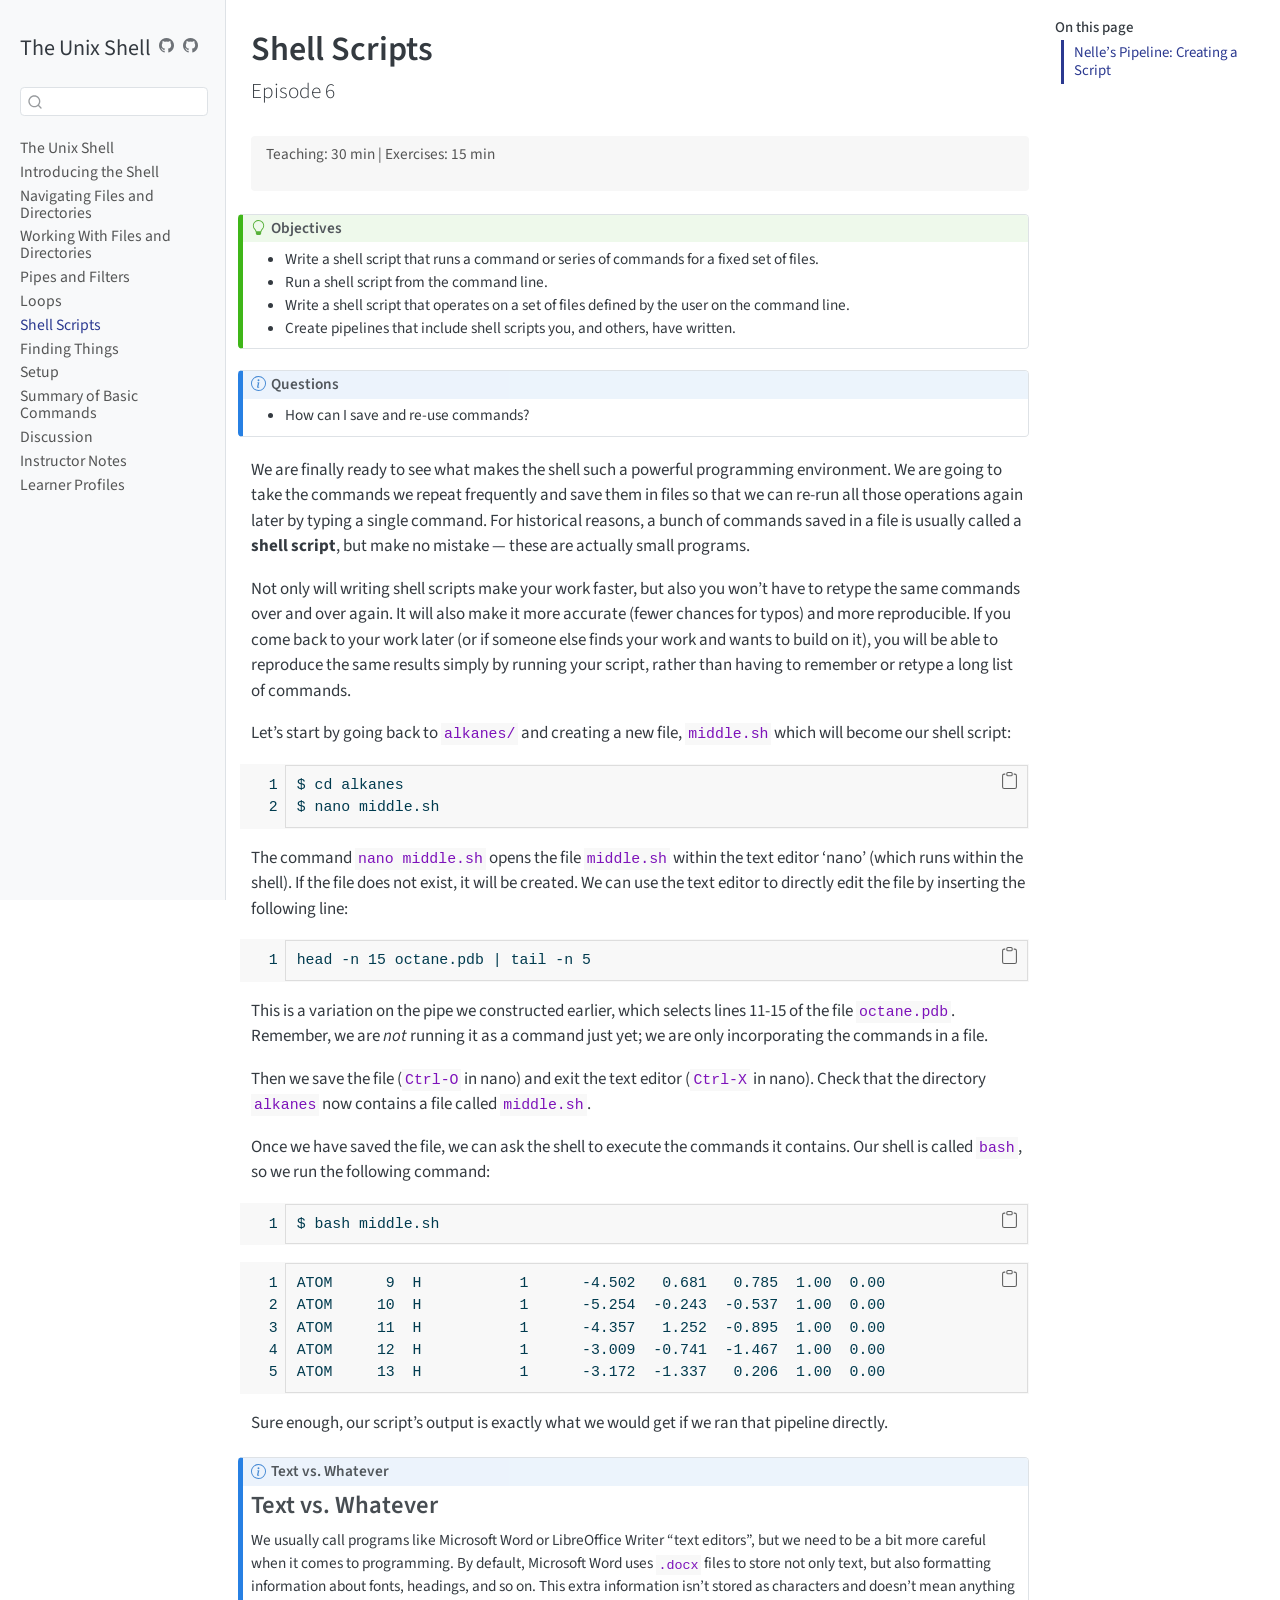
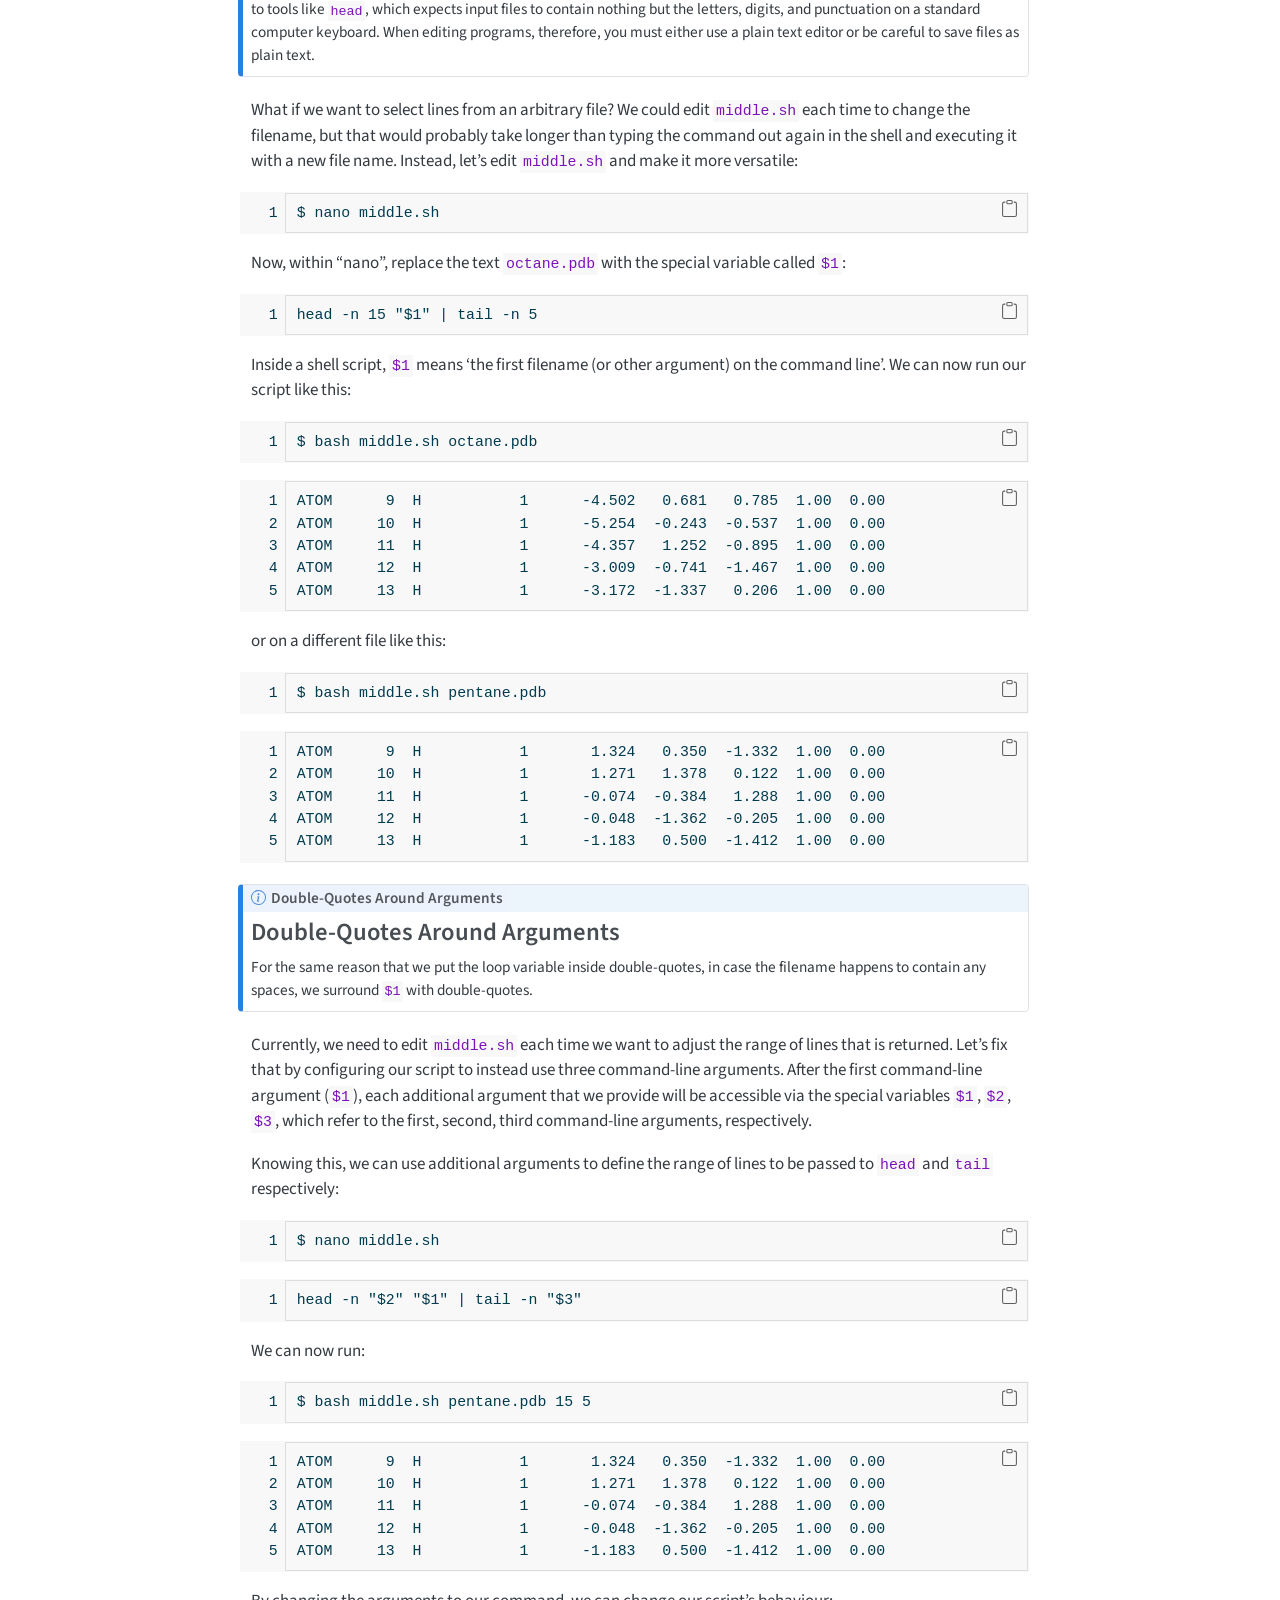
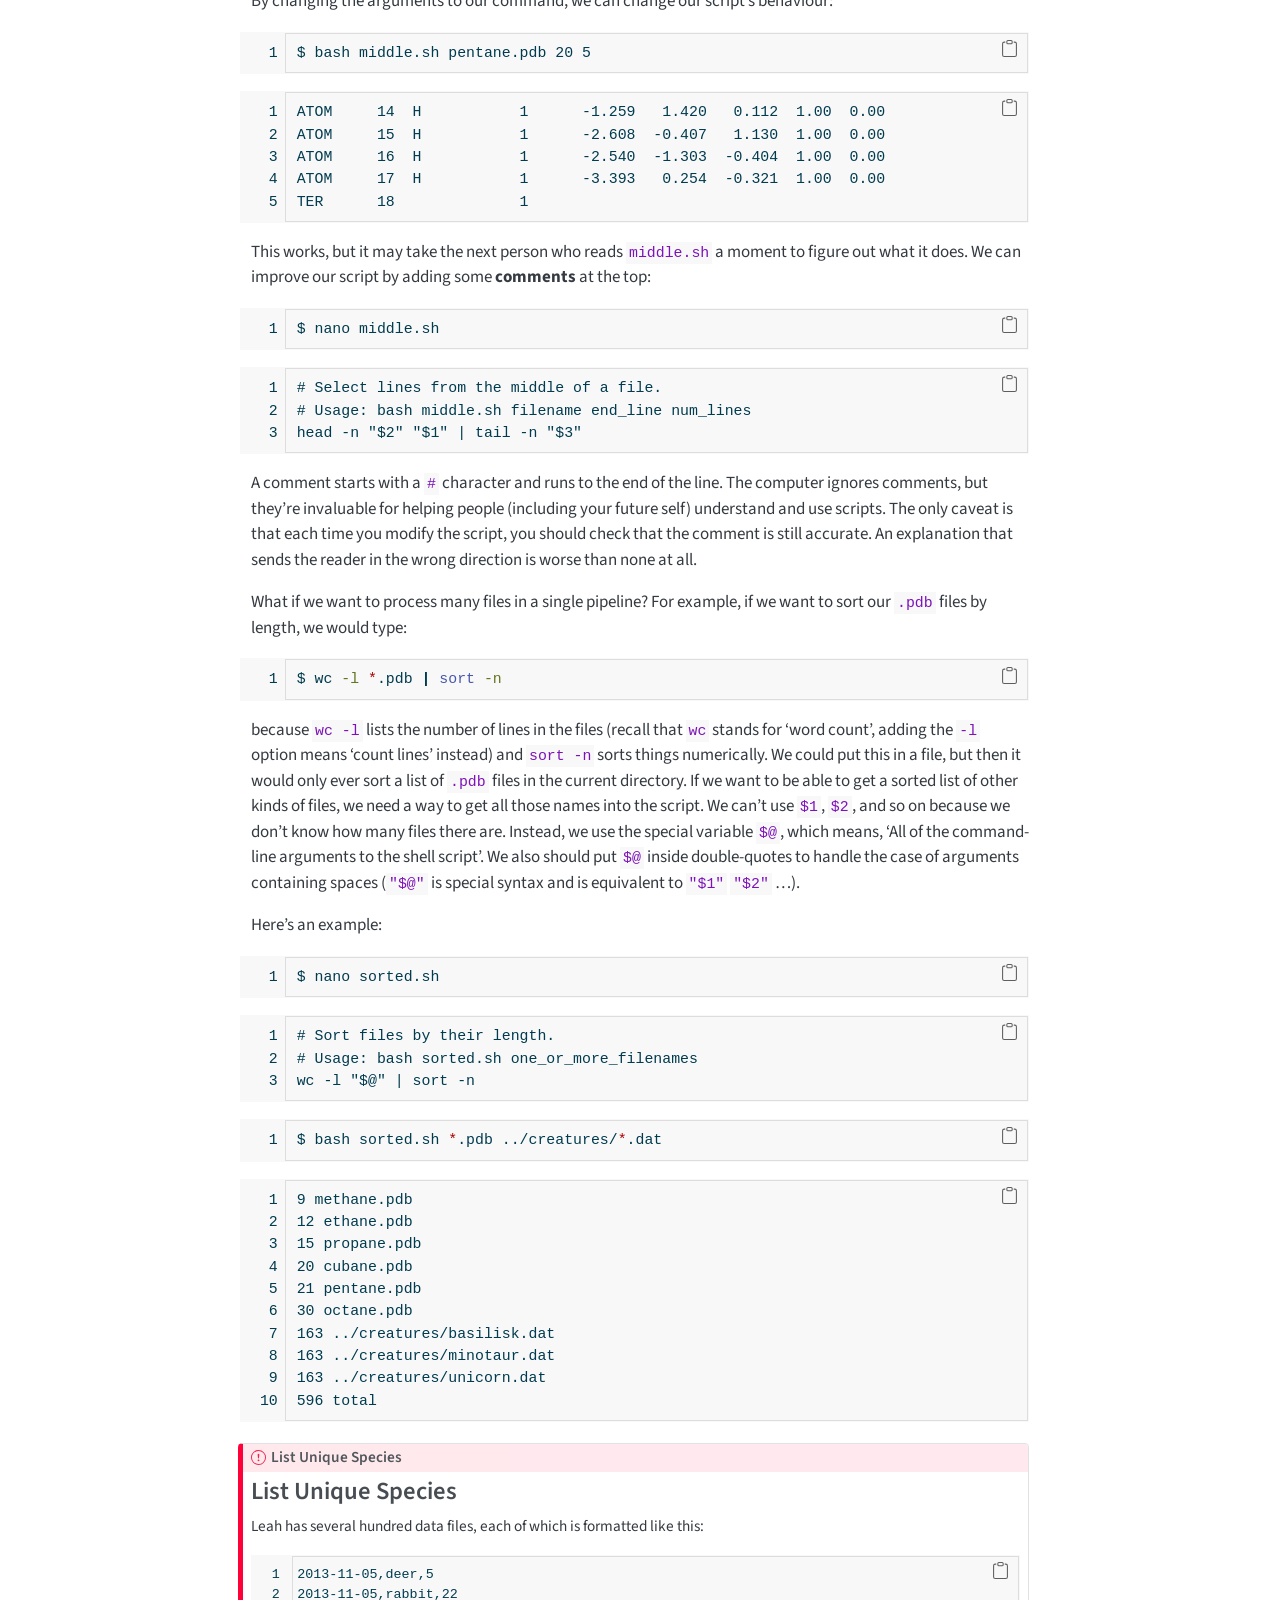
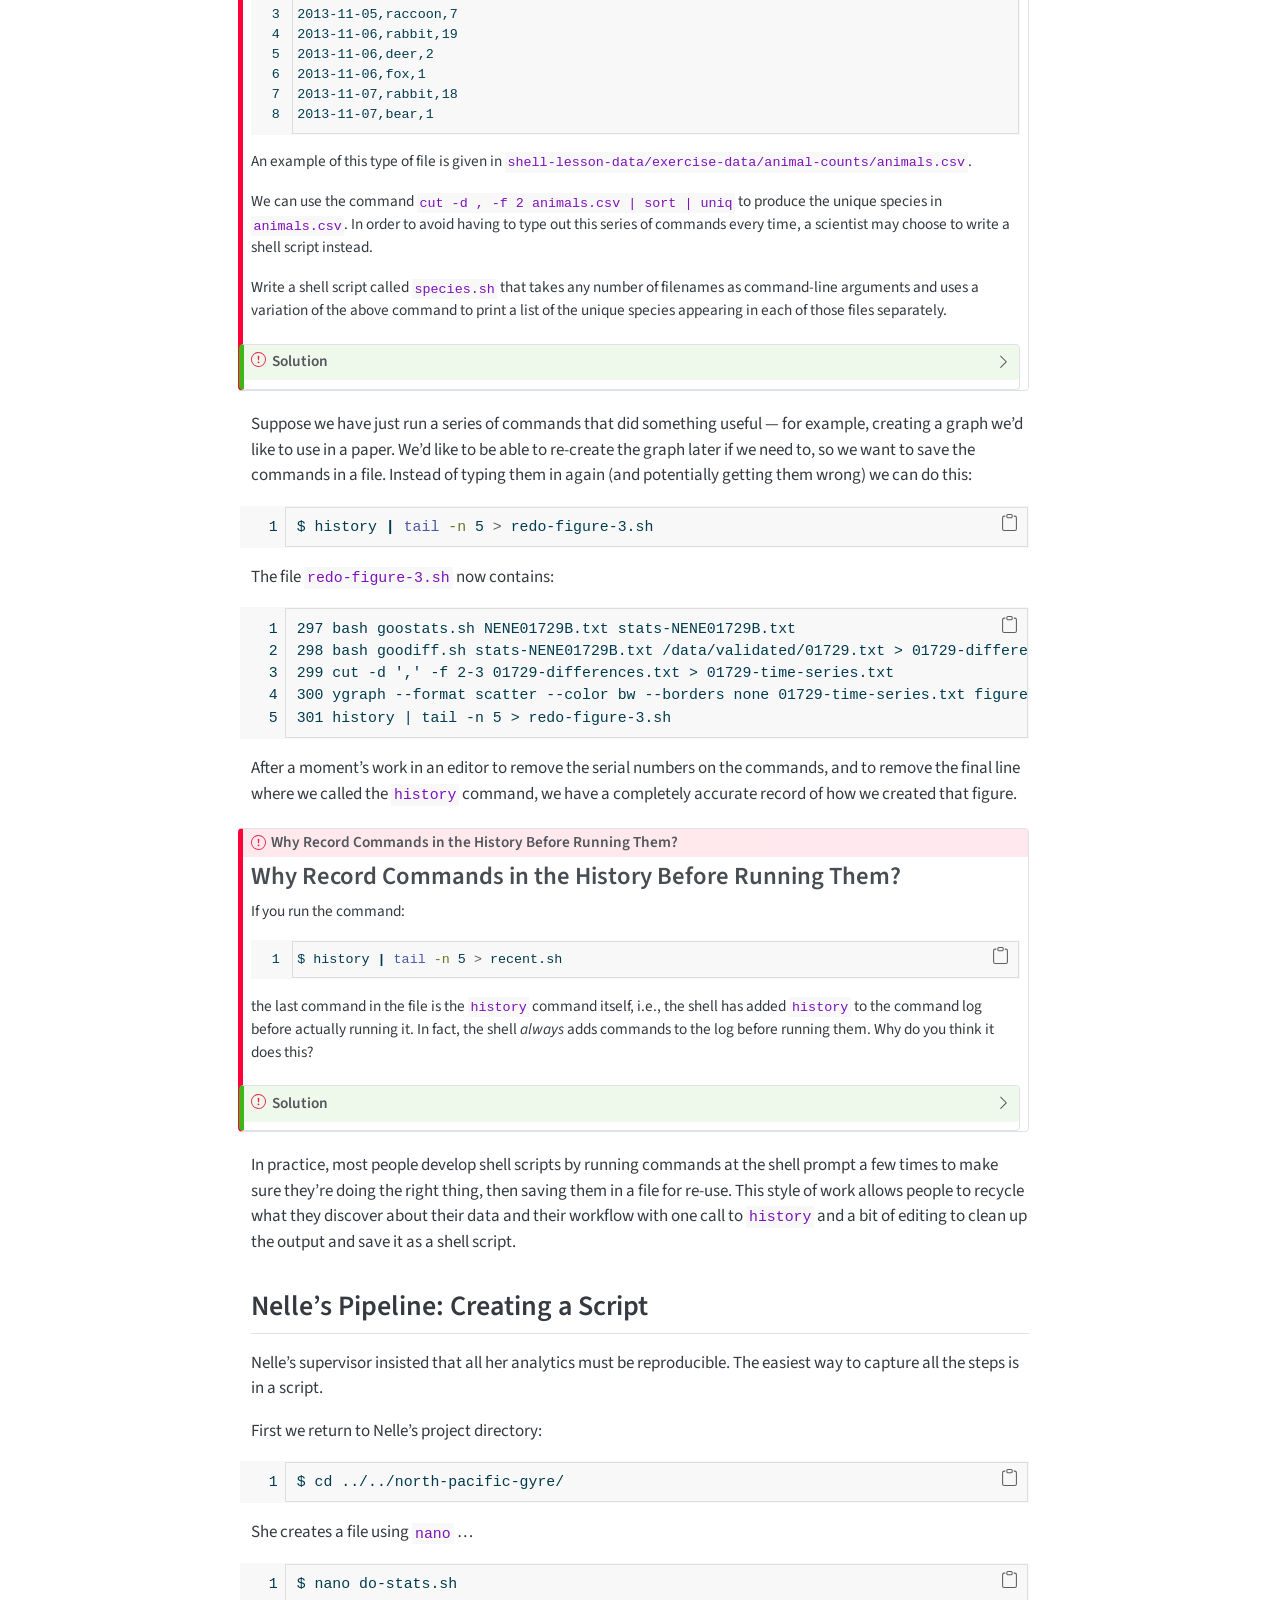
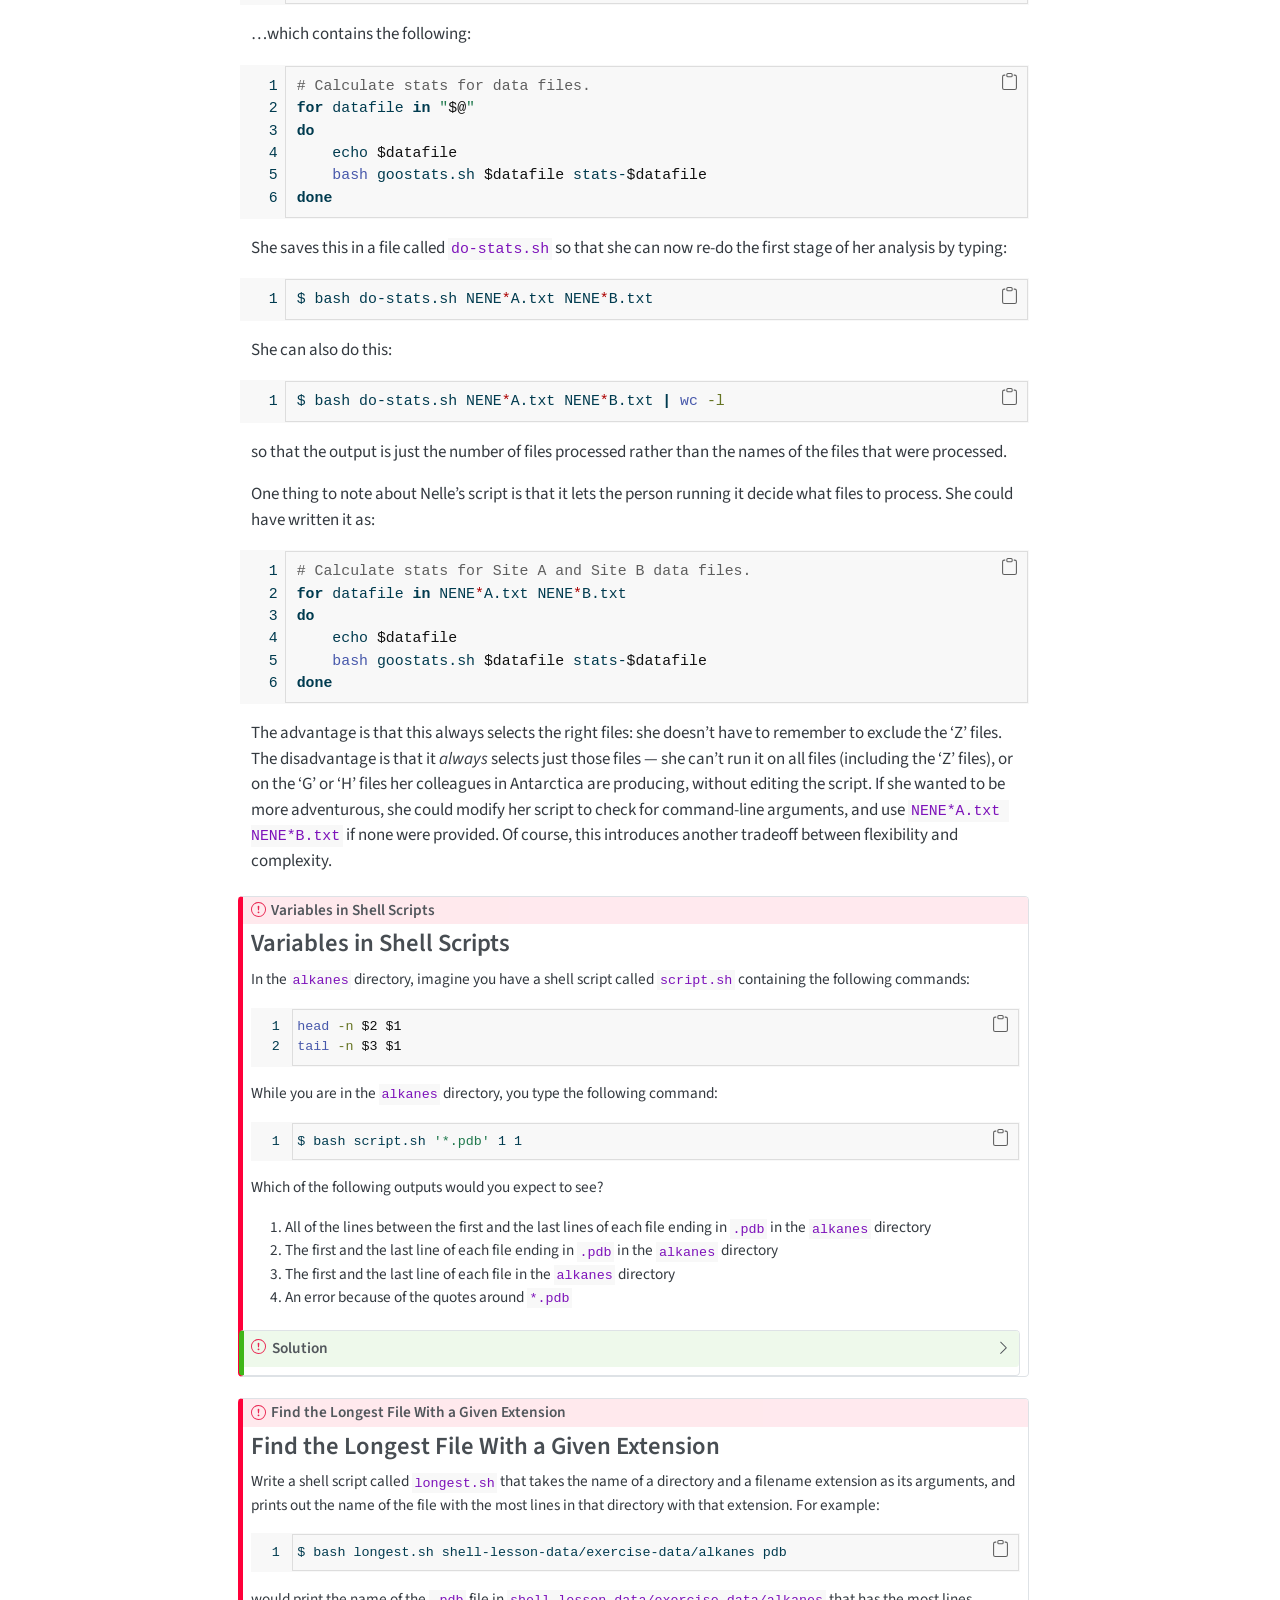
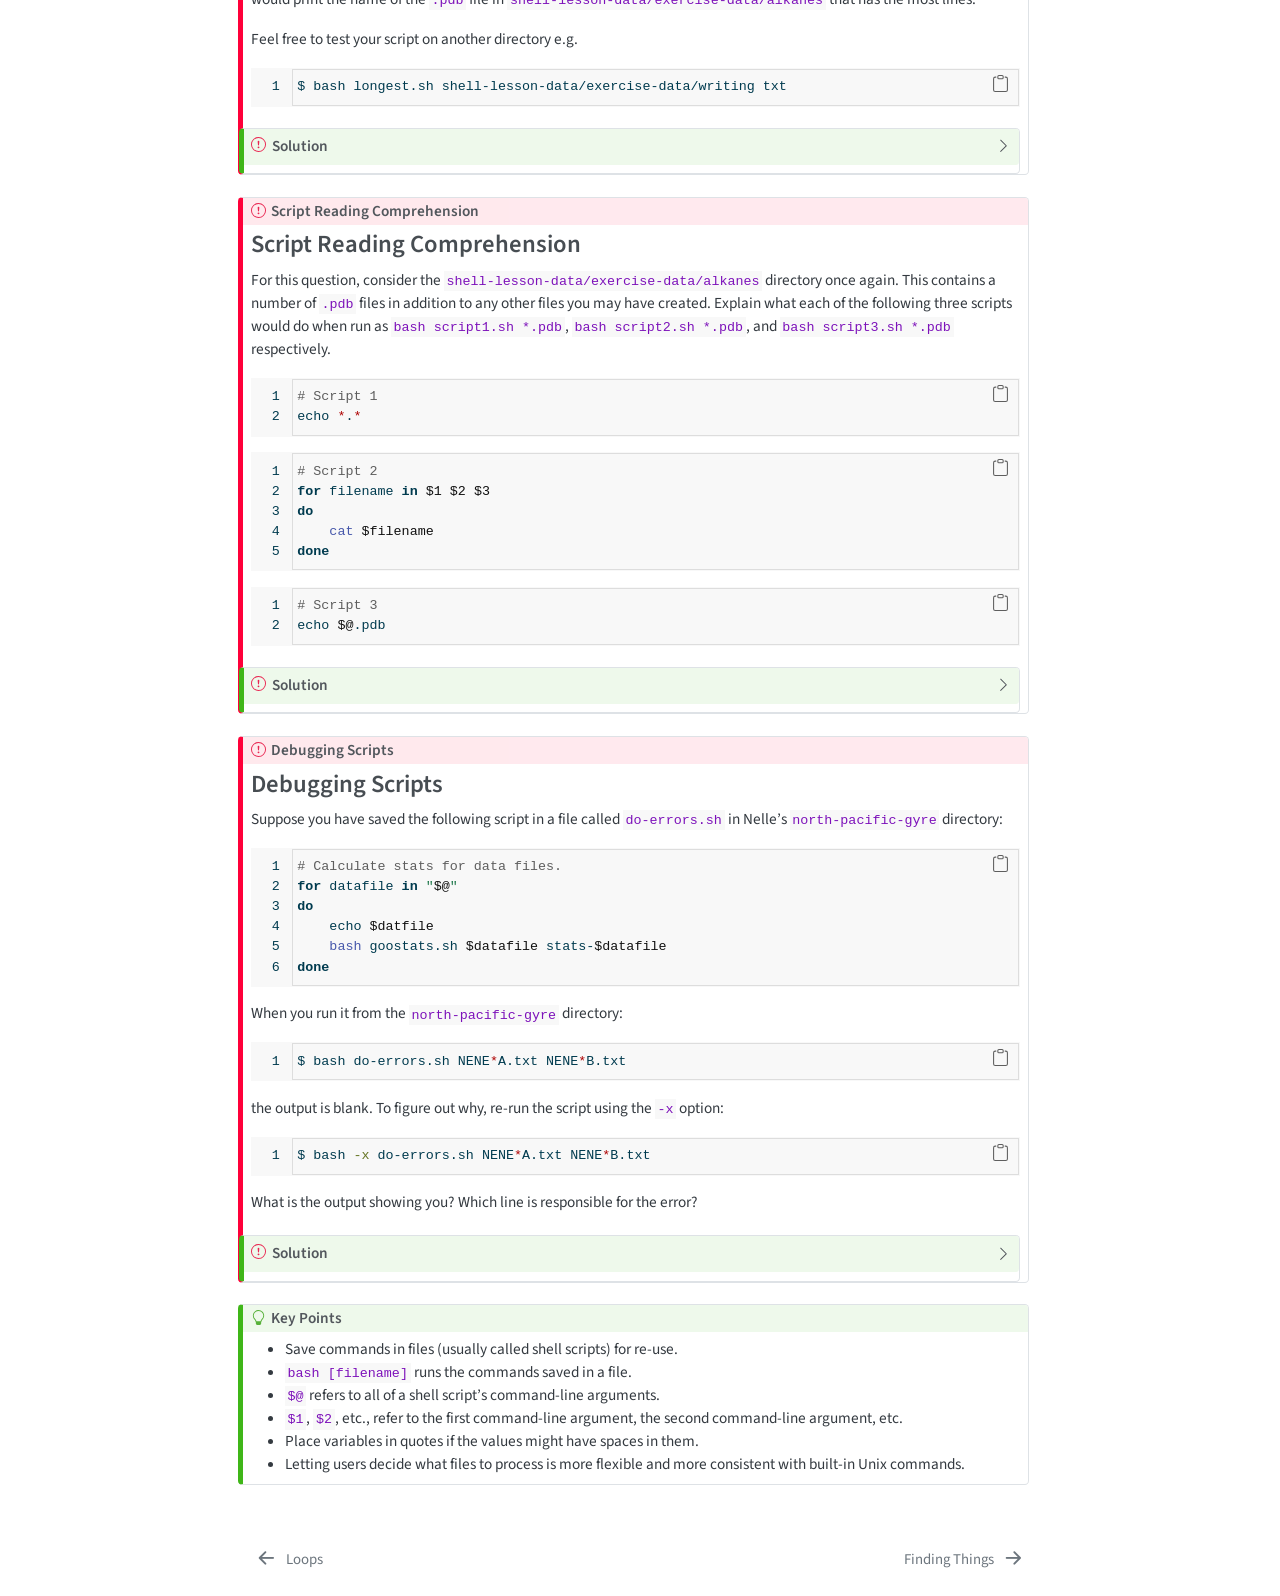
<file: docs/06-script.html>
<!DOCTYPE html>
<html xmlns="http://www.w3.org/1999/xhtml" lang="en" xml:lang="en"><head>

<meta charset="utf-8">
<meta name="generator" content="quarto-1.9.38">

<meta name="viewport" content="width=device-width, initial-scale=1.0, user-scalable=yes">


<title>Shell Scripts – The Unix Shell</title>
<style>
/* Default styles provided by pandoc.
** See https://pandoc.org/MANUAL.html#variables-for-html for config info.
*/
code{white-space: pre-wrap;}
span.smallcaps{font-variant: small-caps;}
div.columns{display: flex; gap: min(4vw, 1.5em);}
div.column{flex: auto; overflow-x: auto;}
div.hanging-indent{margin-left: 1.5em; text-indent: -1.5em;}
ul.task-list{list-style: none;}
ul.task-list li input[type="checkbox"] {
  width: 0.8em;
  margin: 0 0.8em 0.2em -1em; /* quarto-specific, see https://github.com/quarto-dev/quarto-cli/issues/4556 */ 
  vertical-align: middle;
}
/* CSS for syntax highlighting */
html { -webkit-text-size-adjust: 100%; }
pre > code.sourceCode { white-space: pre; position: relative; }
pre > code.sourceCode > span { display: inline-block; line-height: 1.25; }
pre > code.sourceCode > span:empty { height: 1.2em; }
.sourceCode { overflow: visible; }
code.sourceCode > span { color: inherit; text-decoration: inherit; }
div.sourceCode { margin: 1em 0; }
pre.sourceCode { margin: 0; }
@media screen {
div.sourceCode { overflow: auto; }
}
@media print {
pre > code.sourceCode { white-space: pre-wrap; }
pre > code.sourceCode > span { text-indent: -5em; padding-left: 5em; }
}
pre.numberSource code
  { counter-reset: source-line 0; }
pre.numberSource code > span
  { position: relative; left: -4em; counter-increment: source-line; }
pre.numberSource code > span > a:first-child::before
  { content: counter(source-line);
    position: relative; left: -1em; text-align: right; vertical-align: baseline;
    border: none; display: inline-block;
    -webkit-touch-callout: none; -webkit-user-select: none;
    -khtml-user-select: none; -moz-user-select: none;
    -ms-user-select: none; user-select: none;
    padding: 0 4px; width: 4em;
  }
pre.numberSource { margin-left: 3em;  padding-left: 4px; }
div.sourceCode
  {   }
@media screen {
pre > code.sourceCode > span > a:first-child::before { text-decoration: underline; }
}
</style>


<script src="site_libs/quarto-nav/quarto-nav.js"></script>
<script src="site_libs/quarto-nav/headroom.min.js"></script>
<script src="site_libs/clipboard/clipboard.min.js"></script>
<script src="site_libs/quarto-search/autocomplete.umd.js"></script>
<script src="site_libs/quarto-search/fuse.min.js"></script>
<script src="site_libs/quarto-search/quarto-search.js"></script>
<meta name="quarto:offset" content="./">
<link href="./07-find.html" rel="next">
<link href="./05-loop.html" rel="prev">
<script src="site_libs/quarto-html/quarto.js" type="module"></script>
<script src="site_libs/quarto-html/tabsets/tabsets.js" type="module"></script>
<script src="site_libs/quarto-html/popper.min.js"></script>
<script src="site_libs/quarto-html/tippy.umd.min.js"></script>
<script src="site_libs/quarto-html/anchor.min.js"></script>
<link href="site_libs/quarto-html/tippy.css" rel="stylesheet">
<link href="site_libs/quarto-html/quarto-syntax-highlighting-15634bcf2e68342d4ad2dfa704d543f6.css" rel="stylesheet" id="quarto-text-highlighting-styles">
<script src="site_libs/bootstrap/bootstrap.min.js"></script>
<link href="site_libs/bootstrap/bootstrap-icons.css" rel="stylesheet">
<link href="site_libs/bootstrap/bootstrap-d099bbf68dda2fcb8e51eb793c421ddb.min.css" rel="stylesheet" append-hash="true" id="quarto-bootstrap" data-mode="light">
<script id="quarto-search-options" type="application/json">{
  "location": "sidebar",
  "copy-button": false,
  "collapse-after": 3,
  "panel-placement": "start",
  "type": "textbox",
  "limit": 50,
  "keyboard-shortcut": [
    "f",
    "/",
    "s"
  ],
  "show-item-context": false,
  "language": {
    "search-no-results-text": "No results",
    "search-matching-documents-text": "matching documents",
    "search-copy-link-title": "Copy link to search",
    "search-hide-matches-text": "Hide additional matches",
    "search-more-match-text": "more match in this document",
    "search-more-matches-text": "more matches in this document",
    "search-clear-button-title": "Clear",
    "search-text-placeholder": "",
    "search-detached-cancel-button-title": "Cancel",
    "search-submit-button-title": "Submit",
    "search-label": "Search"
  }
}</script>


</head>

<body class="nav-sidebar docked quarto-light">

<div id="quarto-search-results"></div>
  <header id="quarto-header" class="headroom fixed-top">
  <nav class="quarto-secondary-nav">
    <div class="container-fluid d-flex">
      <button type="button" class="quarto-btn-toggle btn" data-bs-toggle="collapse" role="button" data-bs-target=".quarto-sidebar-collapse-item" aria-controls="quarto-sidebar" aria-expanded="false" aria-label="Toggle sidebar navigation" onclick="if (window.quartoToggleHeadroom) { window.quartoToggleHeadroom(); }">
        <i class="bi bi-layout-text-sidebar-reverse"></i>
      </button>
        <nav class="quarto-page-breadcrumbs" aria-label="breadcrumb"><ol class="breadcrumb"><li class="breadcrumb-item"><a href="./06-script.html"><span class="chapter-title">Shell Scripts</span></a></li></ol></nav>
        <a class="flex-grow-1" role="navigation" data-bs-toggle="collapse" data-bs-target=".quarto-sidebar-collapse-item" aria-controls="quarto-sidebar" aria-expanded="false" aria-label="Toggle sidebar navigation" onclick="if (window.quartoToggleHeadroom) { window.quartoToggleHeadroom(); }">      
        </a>
      <button type="button" class="btn quarto-search-button" aria-label="Search" onclick="window.quartoOpenSearch();">
        <i class="bi bi-search"></i>
      </button>
    </div>
  </nav>
</header>
<!-- content -->
<div id="quarto-content" class="quarto-container page-columns page-rows-contents page-layout-article">
<!-- sidebar -->
  <nav id="quarto-sidebar" class="sidebar collapse collapse-horizontal quarto-sidebar-collapse-item sidebar-navigation docked overflow-auto">
    <div class="pt-lg-2 mt-2 text-left sidebar-header">
    <div class="sidebar-title mb-0 py-0">
      <a href="./">The Unix Shell</a> 
        <div class="sidebar-tools-main">
    <a href="https://github.com/swcarpentry/shell-novice" title="" class="quarto-navigation-tool px-1" aria-label=""><i class="bi bi-github"></i></a>
    <a href="https://github.com/swcarpentry/shell-novice" title="Source Code" class="quarto-navigation-tool px-1" aria-label="Source Code"><i class="bi bi-github"></i></a>
</div>
    </div>
      </div>
        <div class="mt-2 flex-shrink-0 align-items-center">
        <div class="sidebar-search">
        <div id="quarto-search" class="" title="Search"></div>
        </div>
        </div>
    <div class="sidebar-menu-container"> 
    <ul class="list-unstyled mt-1">
        <li class="sidebar-item">
  <div class="sidebar-item-container"> 
  <a href="./index.html" class="sidebar-item-text sidebar-link"><span class="chapter-title">The Unix Shell</span></a>
  </div>
</li>
        <li class="sidebar-item">
  <div class="sidebar-item-container"> 
  <a href="./01-intro.html" class="sidebar-item-text sidebar-link"><span class="chapter-title">Introducing the Shell</span></a>
  </div>
</li>
        <li class="sidebar-item">
  <div class="sidebar-item-container"> 
  <a href="./02-filedir.html" class="sidebar-item-text sidebar-link"><span class="chapter-title">Navigating Files and Directories</span></a>
  </div>
</li>
        <li class="sidebar-item">
  <div class="sidebar-item-container"> 
  <a href="./03-create.html" class="sidebar-item-text sidebar-link"><span class="chapter-title">Working With Files and Directories</span></a>
  </div>
</li>
        <li class="sidebar-item">
  <div class="sidebar-item-container"> 
  <a href="./04-pipefilter.html" class="sidebar-item-text sidebar-link"><span class="chapter-title">Pipes and Filters</span></a>
  </div>
</li>
        <li class="sidebar-item">
  <div class="sidebar-item-container"> 
  <a href="./05-loop.html" class="sidebar-item-text sidebar-link"><span class="chapter-title">Loops</span></a>
  </div>
</li>
        <li class="sidebar-item">
  <div class="sidebar-item-container"> 
  <a href="./06-script.html" class="sidebar-item-text sidebar-link active"><span class="chapter-title">Shell Scripts</span></a>
  </div>
</li>
        <li class="sidebar-item">
  <div class="sidebar-item-container"> 
  <a href="./07-find.html" class="sidebar-item-text sidebar-link"><span class="chapter-title">Finding Things</span></a>
  </div>
</li>
        <li class="sidebar-item">
  <div class="sidebar-item-container"> 
  <a href="./setup.html" class="sidebar-item-text sidebar-link"><span class="chapter-title">Setup</span></a>
  </div>
</li>
        <li class="sidebar-item">
  <div class="sidebar-item-container"> 
  <a href="./reference.html" class="sidebar-item-text sidebar-link"><span class="chapter-title">Summary of Basic Commands</span></a>
  </div>
</li>
        <li class="sidebar-item">
  <div class="sidebar-item-container"> 
  <a href="./discuss.html" class="sidebar-item-text sidebar-link"><span class="chapter-title">Discussion</span></a>
  </div>
</li>
        <li class="sidebar-item">
  <div class="sidebar-item-container"> 
  <a href="./instructor-notes.html" class="sidebar-item-text sidebar-link"><span class="chapter-title">Instructor Notes</span></a>
  </div>
</li>
        <li class="sidebar-item">
  <div class="sidebar-item-container"> 
  <a href="./learner-profiles.html" class="sidebar-item-text sidebar-link"><span class="chapter-title">Learner Profiles</span></a>
  </div>
</li>
    </ul>
    </div>
</nav>
<div id="quarto-sidebar-glass" class="quarto-sidebar-collapse-item" data-bs-toggle="collapse" data-bs-target=".quarto-sidebar-collapse-item"></div>
<!-- margin-sidebar -->
    <div id="quarto-margin-sidebar" class="sidebar margin-sidebar">
        <nav id="TOC" role="doc-toc" class="toc-active">
    <h2 id="toc-title">On this page</h2>
   
  <ul>
  <li><a href="#nelles-pipeline-creating-a-script" id="toc-nelles-pipeline-creating-a-script" class="nav-link active" data-scroll-target="#nelles-pipeline-creating-a-script">Nelle’s Pipeline: Creating a Script</a></li>
  </ul>
</nav>
    </div>
<!-- main -->
<main class="content" id="quarto-document-content">

<header id="title-block-header" class="quarto-title-block default">
<div class="quarto-title">
<h1 class="title"><span class="chapter-title">Shell Scripts</span></h1>
<p class="subtitle lead">Episode 6</p>
</div>



<div class="quarto-title-meta">

    
  
    
  </div>
  


</header>


<div class="episode-meta">
<p>Teaching: 30 min  |  Exercises: 15 min</p>
</div>
<div class="callout callout-style-default callout-tip callout-titled" title="Objectives">
<div class="callout-header d-flex align-content-center">
<div class="callout-icon-container">
<i class="callout-icon"></i>
</div>
<div class="callout-title-container flex-fill">
<span class="screen-reader-only">Tip</span>Objectives
</div>
</div>
<div class="callout-body-container callout-body">
<ul>
<li>Write a shell script that runs a command or series of commands for a fixed set of files.</li>
<li>Run a shell script from the command line.</li>
<li>Write a shell script that operates on a set of files defined by the user on the command line.</li>
<li>Create pipelines that include shell scripts you, and others, have written.</li>
</ul>
</div>
</div>
<div class="callout callout-style-default callout-note callout-titled" title="Questions">
<div class="callout-header d-flex align-content-center">
<div class="callout-icon-container">
<i class="callout-icon"></i>
</div>
<div class="callout-title-container flex-fill">
<span class="screen-reader-only">Note</span>Questions
</div>
</div>
<div class="callout-body-container callout-body">
<ul>
<li>How can I save and re-use commands?</li>
</ul>
</div>
</div>
<p>We are finally ready to see what makes the shell such a powerful programming environment. We are going to take the commands we repeat frequently and save them in files so that we can re-run all those operations again later by typing a single command. For historical reasons, a bunch of commands saved in a file is usually called a <strong>shell script</strong>, but make no mistake — these are actually small programs.</p>
<p>Not only will writing shell scripts make your work faster, but also you won’t have to retype the same commands over and over again. It will also make it more accurate (fewer chances for typos) and more reproducible. If you come back to your work later (or if someone else finds your work and wants to build on it), you will be able to reproduce the same results simply by running your script, rather than having to remember or retype a long list of commands.</p>
<p>Let’s start by going back to <code>alkanes/</code> and creating a new file, <code>middle.sh</code> which will become our shell script:</p>
<div class="code-copy-outer-scaffold"><div class="sourceCode" id="cb1"><pre class="sourceCode numberSource bash number-lines code-with-copy"><code class="sourceCode bash"><span id="cb1-1"><a href="#cb1-1"></a><span class="ex">$</span> cd alkanes</span>
<span id="cb1-2"><a href="#cb1-2"></a><span class="ex">$</span> nano middle.sh</span></code></pre></div><button title="Copy to Clipboard" class="code-copy-button"><i class="bi"></i></button></div>
<p>The command <code>nano middle.sh</code> opens the file <code>middle.sh</code> within the text editor ‘nano’ (which runs within the shell). If the file does not exist, it will be created. We can use the text editor to directly edit the file by inserting the following line:</p>
<div class="code-copy-outer-scaffold"><div class="sourceCode" id="cb2"><pre class="sourceCode numberSource source number-lines code-with-copy"><code class="sourceCode"><span id="cb2-1"><a href="#cb2-1"></a>head -n 15 octane.pdb | tail -n 5</span></code></pre></div><button title="Copy to Clipboard" class="code-copy-button"><i class="bi"></i></button></div>
<p>This is a variation on the pipe we constructed earlier, which selects lines 11-15 of the file <code>octane.pdb</code>. Remember, we are <em>not</em> running it as a command just yet; we are only incorporating the commands in a file.</p>
<p>Then we save the file (<code>Ctrl-O</code> in nano) and exit the text editor (<code>Ctrl-X</code> in nano). Check that the directory <code>alkanes</code> now contains a file called <code>middle.sh</code>.</p>
<p>Once we have saved the file, we can ask the shell to execute the commands it contains. Our shell is called <code>bash</code>, so we run the following command:</p>
<div class="code-copy-outer-scaffold"><div class="sourceCode" id="cb3"><pre class="sourceCode numberSource bash number-lines code-with-copy"><code class="sourceCode bash"><span id="cb3-1"><a href="#cb3-1"></a><span class="ex">$</span> bash middle.sh</span></code></pre></div><button title="Copy to Clipboard" class="code-copy-button"><i class="bi"></i></button></div>
<div class="code-copy-outer-scaffold"><div class="sourceCode" id="cb4"><pre class="sourceCode numberSource output number-lines code-with-copy"><code class="sourceCode"><span id="cb4-1"><a href="#cb4-1"></a>ATOM      9  H           1      -4.502   0.681   0.785  1.00  0.00</span>
<span id="cb4-2"><a href="#cb4-2"></a>ATOM     10  H           1      -5.254  -0.243  -0.537  1.00  0.00</span>
<span id="cb4-3"><a href="#cb4-3"></a>ATOM     11  H           1      -4.357   1.252  -0.895  1.00  0.00</span>
<span id="cb4-4"><a href="#cb4-4"></a>ATOM     12  H           1      -3.009  -0.741  -1.467  1.00  0.00</span>
<span id="cb4-5"><a href="#cb4-5"></a>ATOM     13  H           1      -3.172  -1.337   0.206  1.00  0.00</span></code></pre></div><button title="Copy to Clipboard" class="code-copy-button"><i class="bi"></i></button></div>
<p>Sure enough, our script’s output is exactly what we would get if we ran that pipeline directly.</p>
<div class="callout callout-style-default callout-note callout-titled" title="Text vs. Whatever">
<div class="callout-header d-flex align-content-center">
<div class="callout-icon-container">
<i class="callout-icon"></i>
</div>
<div class="callout-title-container flex-fill">
<span class="screen-reader-only">Note</span>Text vs.&nbsp;Whatever
</div>
</div>
<section id="text-vs.-whatever" class="level3 callout-body-container callout-body">
<h3 class="anchored" data-anchor-id="text-vs.-whatever">Text vs.&nbsp;Whatever</h3>
<p>We usually call programs like Microsoft Word or LibreOffice Writer “text editors”, but we need to be a bit more careful when it comes to programming. By default, Microsoft Word uses <code>.docx</code> files to store not only text, but also formatting information about fonts, headings, and so on. This extra information isn’t stored as characters and doesn’t mean anything to tools like <code>head</code>, which expects input files to contain nothing but the letters, digits, and punctuation on a standard computer keyboard. When editing programs, therefore, you must either use a plain text editor or be careful to save files as plain text.</p>
</section>
</div>
<p>What if we want to select lines from an arbitrary file? We could edit <code>middle.sh</code> each time to change the filename, but that would probably take longer than typing the command out again in the shell and executing it with a new file name. Instead, let’s edit <code>middle.sh</code> and make it more versatile:</p>
<div class="code-copy-outer-scaffold"><div class="sourceCode" id="cb5"><pre class="sourceCode numberSource bash number-lines code-with-copy"><code class="sourceCode bash"><span id="cb5-1"><a href="#cb5-1"></a><span class="ex">$</span> nano middle.sh</span></code></pre></div><button title="Copy to Clipboard" class="code-copy-button"><i class="bi"></i></button></div>
<p>Now, within “nano”, replace the text <code>octane.pdb</code> with the special variable called <code>$1</code>:</p>
<div class="code-copy-outer-scaffold"><div class="sourceCode" id="cb6"><pre class="sourceCode numberSource source number-lines code-with-copy"><code class="sourceCode"><span id="cb6-1"><a href="#cb6-1"></a>head -n 15 "$1" | tail -n 5</span></code></pre></div><button title="Copy to Clipboard" class="code-copy-button"><i class="bi"></i></button></div>
<p>Inside a shell script, <code>$1</code> means ‘the first filename (or other argument) on the command line’. We can now run our script like this:</p>
<div class="code-copy-outer-scaffold"><div class="sourceCode" id="cb7"><pre class="sourceCode numberSource bash number-lines code-with-copy"><code class="sourceCode bash"><span id="cb7-1"><a href="#cb7-1"></a><span class="ex">$</span> bash middle.sh octane.pdb</span></code></pre></div><button title="Copy to Clipboard" class="code-copy-button"><i class="bi"></i></button></div>
<div class="code-copy-outer-scaffold"><div class="sourceCode" id="cb8"><pre class="sourceCode numberSource output number-lines code-with-copy"><code class="sourceCode"><span id="cb8-1"><a href="#cb8-1"></a>ATOM      9  H           1      -4.502   0.681   0.785  1.00  0.00</span>
<span id="cb8-2"><a href="#cb8-2"></a>ATOM     10  H           1      -5.254  -0.243  -0.537  1.00  0.00</span>
<span id="cb8-3"><a href="#cb8-3"></a>ATOM     11  H           1      -4.357   1.252  -0.895  1.00  0.00</span>
<span id="cb8-4"><a href="#cb8-4"></a>ATOM     12  H           1      -3.009  -0.741  -1.467  1.00  0.00</span>
<span id="cb8-5"><a href="#cb8-5"></a>ATOM     13  H           1      -3.172  -1.337   0.206  1.00  0.00</span></code></pre></div><button title="Copy to Clipboard" class="code-copy-button"><i class="bi"></i></button></div>
<p>or on a different file like this:</p>
<div class="code-copy-outer-scaffold"><div class="sourceCode" id="cb9"><pre class="sourceCode numberSource bash number-lines code-with-copy"><code class="sourceCode bash"><span id="cb9-1"><a href="#cb9-1"></a><span class="ex">$</span> bash middle.sh pentane.pdb</span></code></pre></div><button title="Copy to Clipboard" class="code-copy-button"><i class="bi"></i></button></div>
<div class="code-copy-outer-scaffold"><div class="sourceCode" id="cb10"><pre class="sourceCode numberSource output number-lines code-with-copy"><code class="sourceCode"><span id="cb10-1"><a href="#cb10-1"></a>ATOM      9  H           1       1.324   0.350  -1.332  1.00  0.00</span>
<span id="cb10-2"><a href="#cb10-2"></a>ATOM     10  H           1       1.271   1.378   0.122  1.00  0.00</span>
<span id="cb10-3"><a href="#cb10-3"></a>ATOM     11  H           1      -0.074  -0.384   1.288  1.00  0.00</span>
<span id="cb10-4"><a href="#cb10-4"></a>ATOM     12  H           1      -0.048  -1.362  -0.205  1.00  0.00</span>
<span id="cb10-5"><a href="#cb10-5"></a>ATOM     13  H           1      -1.183   0.500  -1.412  1.00  0.00</span></code></pre></div><button title="Copy to Clipboard" class="code-copy-button"><i class="bi"></i></button></div>
<div class="callout callout-style-default callout-note callout-titled" title="Double-Quotes Around Arguments">
<div class="callout-header d-flex align-content-center">
<div class="callout-icon-container">
<i class="callout-icon"></i>
</div>
<div class="callout-title-container flex-fill">
<span class="screen-reader-only">Note</span>Double-Quotes Around Arguments
</div>
</div>
<section id="double-quotes-around-arguments" class="level3 callout-body-container callout-body">
<h3 class="anchored" data-anchor-id="double-quotes-around-arguments">Double-Quotes Around Arguments</h3>
<p>For the same reason that we put the loop variable inside double-quotes, in case the filename happens to contain any spaces, we surround <code>$1</code> with double-quotes.</p>
</section>
</div>
<p>Currently, we need to edit <code>middle.sh</code> each time we want to adjust the range of lines that is returned. Let’s fix that by configuring our script to instead use three command-line arguments. After the first command-line argument (<code>$1</code>), each additional argument that we provide will be accessible via the special variables <code>$1</code>, <code>$2</code>, <code>$3</code>, which refer to the first, second, third command-line arguments, respectively.</p>
<p>Knowing this, we can use additional arguments to define the range of lines to be passed to <code>head</code> and <code>tail</code> respectively:</p>
<div class="code-copy-outer-scaffold"><div class="sourceCode" id="cb11"><pre class="sourceCode numberSource bash number-lines code-with-copy"><code class="sourceCode bash"><span id="cb11-1"><a href="#cb11-1"></a><span class="ex">$</span> nano middle.sh</span></code></pre></div><button title="Copy to Clipboard" class="code-copy-button"><i class="bi"></i></button></div>
<div class="code-copy-outer-scaffold"><div class="sourceCode" id="cb12"><pre class="sourceCode numberSource source number-lines code-with-copy"><code class="sourceCode"><span id="cb12-1"><a href="#cb12-1"></a>head -n "$2" "$1" | tail -n "$3"</span></code></pre></div><button title="Copy to Clipboard" class="code-copy-button"><i class="bi"></i></button></div>
<p>We can now run:</p>
<div class="code-copy-outer-scaffold"><div class="sourceCode" id="cb13"><pre class="sourceCode numberSource bash number-lines code-with-copy"><code class="sourceCode bash"><span id="cb13-1"><a href="#cb13-1"></a><span class="ex">$</span> bash middle.sh pentane.pdb 15 5</span></code></pre></div><button title="Copy to Clipboard" class="code-copy-button"><i class="bi"></i></button></div>
<div class="code-copy-outer-scaffold"><div class="sourceCode" id="cb14"><pre class="sourceCode numberSource output number-lines code-with-copy"><code class="sourceCode"><span id="cb14-1"><a href="#cb14-1"></a>ATOM      9  H           1       1.324   0.350  -1.332  1.00  0.00</span>
<span id="cb14-2"><a href="#cb14-2"></a>ATOM     10  H           1       1.271   1.378   0.122  1.00  0.00</span>
<span id="cb14-3"><a href="#cb14-3"></a>ATOM     11  H           1      -0.074  -0.384   1.288  1.00  0.00</span>
<span id="cb14-4"><a href="#cb14-4"></a>ATOM     12  H           1      -0.048  -1.362  -0.205  1.00  0.00</span>
<span id="cb14-5"><a href="#cb14-5"></a>ATOM     13  H           1      -1.183   0.500  -1.412  1.00  0.00</span></code></pre></div><button title="Copy to Clipboard" class="code-copy-button"><i class="bi"></i></button></div>
<p>By changing the arguments to our command, we can change our script’s behaviour:</p>
<div class="code-copy-outer-scaffold"><div class="sourceCode" id="cb15"><pre class="sourceCode numberSource bash number-lines code-with-copy"><code class="sourceCode bash"><span id="cb15-1"><a href="#cb15-1"></a><span class="ex">$</span> bash middle.sh pentane.pdb 20 5</span></code></pre></div><button title="Copy to Clipboard" class="code-copy-button"><i class="bi"></i></button></div>
<div class="code-copy-outer-scaffold"><div class="sourceCode" id="cb16"><pre class="sourceCode numberSource output number-lines code-with-copy"><code class="sourceCode"><span id="cb16-1"><a href="#cb16-1"></a>ATOM     14  H           1      -1.259   1.420   0.112  1.00  0.00</span>
<span id="cb16-2"><a href="#cb16-2"></a>ATOM     15  H           1      -2.608  -0.407   1.130  1.00  0.00</span>
<span id="cb16-3"><a href="#cb16-3"></a>ATOM     16  H           1      -2.540  -1.303  -0.404  1.00  0.00</span>
<span id="cb16-4"><a href="#cb16-4"></a>ATOM     17  H           1      -3.393   0.254  -0.321  1.00  0.00</span>
<span id="cb16-5"><a href="#cb16-5"></a>TER      18              1</span></code></pre></div><button title="Copy to Clipboard" class="code-copy-button"><i class="bi"></i></button></div>
<p>This works, but it may take the next person who reads <code>middle.sh</code> a moment to figure out what it does. We can improve our script by adding some <strong>comments</strong> at the top:</p>
<div class="code-copy-outer-scaffold"><div class="sourceCode" id="cb17"><pre class="sourceCode numberSource bash number-lines code-with-copy"><code class="sourceCode bash"><span id="cb17-1"><a href="#cb17-1"></a><span class="ex">$</span> nano middle.sh</span></code></pre></div><button title="Copy to Clipboard" class="code-copy-button"><i class="bi"></i></button></div>
<div class="code-copy-outer-scaffold"><div class="sourceCode" id="cb18"><pre class="sourceCode numberSource source number-lines code-with-copy"><code class="sourceCode"><span id="cb18-1"><a href="#cb18-1"></a># Select lines from the middle of a file.</span>
<span id="cb18-2"><a href="#cb18-2"></a># Usage: bash middle.sh filename end_line num_lines</span>
<span id="cb18-3"><a href="#cb18-3"></a>head -n "$2" "$1" | tail -n "$3"</span></code></pre></div><button title="Copy to Clipboard" class="code-copy-button"><i class="bi"></i></button></div>
<p>A comment starts with a <code>#</code> character and runs to the end of the line. The computer ignores comments, but they’re invaluable for helping people (including your future self) understand and use scripts. The only caveat is that each time you modify the script, you should check that the comment is still accurate. An explanation that sends the reader in the wrong direction is worse than none at all.</p>
<p>What if we want to process many files in a single pipeline? For example, if we want to sort our <code>.pdb</code> files by length, we would type:</p>
<div class="code-copy-outer-scaffold"><div class="sourceCode" id="cb19"><pre class="sourceCode numberSource bash number-lines code-with-copy"><code class="sourceCode bash"><span id="cb19-1"><a href="#cb19-1"></a><span class="ex">$</span> wc <span class="at">-l</span> <span class="pp">*</span>.pdb <span class="kw">|</span> <span class="fu">sort</span> <span class="at">-n</span></span></code></pre></div><button title="Copy to Clipboard" class="code-copy-button"><i class="bi"></i></button></div>
<p>because <code>wc -l</code> lists the number of lines in the files (recall that <code>wc</code> stands for ‘word count’, adding the <code>-l</code> option means ‘count lines’ instead) and <code>sort -n</code> sorts things numerically. We could put this in a file, but then it would only ever sort a list of <code>.pdb</code> files in the current directory. If we want to be able to get a sorted list of other kinds of files, we need a way to get all those names into the script. We can’t use <code>$1</code>, <code>$2</code>, and so on because we don’t know how many files there are. Instead, we use the special variable <code>$@</code>, which means, ‘All of the command-line arguments to the shell script’. We also should put <code>$@</code> inside double-quotes to handle the case of arguments containing spaces (<code>"$@"</code> is special syntax and is equivalent to <code>"$1"</code> <code>"$2"</code> …).</p>
<p>Here’s an example:</p>
<div class="code-copy-outer-scaffold"><div class="sourceCode" id="cb20"><pre class="sourceCode numberSource bash number-lines code-with-copy"><code class="sourceCode bash"><span id="cb20-1"><a href="#cb20-1"></a><span class="ex">$</span> nano sorted.sh</span></code></pre></div><button title="Copy to Clipboard" class="code-copy-button"><i class="bi"></i></button></div>
<div class="code-copy-outer-scaffold"><div class="sourceCode" id="cb21"><pre class="sourceCode numberSource source number-lines code-with-copy"><code class="sourceCode"><span id="cb21-1"><a href="#cb21-1"></a># Sort files by their length.</span>
<span id="cb21-2"><a href="#cb21-2"></a># Usage: bash sorted.sh one_or_more_filenames</span>
<span id="cb21-3"><a href="#cb21-3"></a>wc -l "$@" | sort -n</span></code></pre></div><button title="Copy to Clipboard" class="code-copy-button"><i class="bi"></i></button></div>
<div class="code-copy-outer-scaffold"><div class="sourceCode" id="cb22"><pre class="sourceCode numberSource bash number-lines code-with-copy"><code class="sourceCode bash"><span id="cb22-1"><a href="#cb22-1"></a><span class="ex">$</span> bash sorted.sh <span class="pp">*</span>.pdb ../creatures/<span class="pp">*</span>.dat</span></code></pre></div><button title="Copy to Clipboard" class="code-copy-button"><i class="bi"></i></button></div>
<div class="code-copy-outer-scaffold"><div class="sourceCode" id="cb23"><pre class="sourceCode numberSource output number-lines code-with-copy"><code class="sourceCode"><span id="cb23-1"><a href="#cb23-1"></a>9 methane.pdb</span>
<span id="cb23-2"><a href="#cb23-2"></a>12 ethane.pdb</span>
<span id="cb23-3"><a href="#cb23-3"></a>15 propane.pdb</span>
<span id="cb23-4"><a href="#cb23-4"></a>20 cubane.pdb</span>
<span id="cb23-5"><a href="#cb23-5"></a>21 pentane.pdb</span>
<span id="cb23-6"><a href="#cb23-6"></a>30 octane.pdb</span>
<span id="cb23-7"><a href="#cb23-7"></a>163 ../creatures/basilisk.dat</span>
<span id="cb23-8"><a href="#cb23-8"></a>163 ../creatures/minotaur.dat</span>
<span id="cb23-9"><a href="#cb23-9"></a>163 ../creatures/unicorn.dat</span>
<span id="cb23-10"><a href="#cb23-10"></a>596 total</span></code></pre></div><button title="Copy to Clipboard" class="code-copy-button"><i class="bi"></i></button></div>
<div class="callout callout-style-default callout-important callout-titled" title="List Unique Species">
<div class="callout-header d-flex align-content-center">
<div class="callout-icon-container">
<i class="callout-icon"></i>
</div>
<div class="callout-title-container flex-fill">
<span class="screen-reader-only">Important</span>List Unique Species
</div>
</div>
<section id="list-unique-species" class="level3 callout-body-container callout-body">
<h3 class="anchored" data-anchor-id="list-unique-species">List Unique Species</h3>
<p>Leah has several hundred data files, each of which is formatted like this:</p>
<div class="code-copy-outer-scaffold"><div class="sourceCode" id="cb24"><pre class="sourceCode numberSource source number-lines code-with-copy"><code class="sourceCode"><span id="cb24-1"><a href="#cb24-1"></a>2013-11-05,deer,5</span>
<span id="cb24-2"><a href="#cb24-2"></a>2013-11-05,rabbit,22</span>
<span id="cb24-3"><a href="#cb24-3"></a>2013-11-05,raccoon,7</span>
<span id="cb24-4"><a href="#cb24-4"></a>2013-11-06,rabbit,19</span>
<span id="cb24-5"><a href="#cb24-5"></a>2013-11-06,deer,2</span>
<span id="cb24-6"><a href="#cb24-6"></a>2013-11-06,fox,1</span>
<span id="cb24-7"><a href="#cb24-7"></a>2013-11-07,rabbit,18</span>
<span id="cb24-8"><a href="#cb24-8"></a>2013-11-07,bear,1</span></code></pre></div><button title="Copy to Clipboard" class="code-copy-button"><i class="bi"></i></button></div>
<p>An example of this type of file is given in <code>shell-lesson-data/exercise-data/animal-counts/animals.csv</code>.</p>
<p>We can use the command <code>cut -d , -f 2 animals.csv | sort | uniq</code> to produce the unique species in <code>animals.csv</code>. In order to avoid having to type out this series of commands every time, a scientist may choose to write a shell script instead.</p>
<p>Write a shell script called <code>species.sh</code> that takes any number of filenames as command-line arguments and uses a variation of the above command to print a list of the unique species appearing in each of those files separately.</p>
<div class="callout callout-style-default callout-tip callout-titled" title="Solution">
<div class="callout-header d-flex align-content-center collapsed" data-bs-toggle="collapse" data-bs-target=".callout-5-contents" aria-controls="callout-5" aria-expanded="false" aria-label="Toggle callout">
<div class="callout-icon-container">
<i class="callout-icon"></i>
</div>
<div class="callout-title-container flex-fill">
<span class="screen-reader-only">Tip</span>Solution
</div>
<div class="callout-btn-toggle d-inline-block border-0 py-1 ps-1 pe-0 float-end"><i class="callout-toggle"></i></div>
</div>
<div id="callout-5" class="callout-5-contents callout-collapse collapse">
<section id="solution" class="level3 callout-body-container callout-body">
<h3 class="anchored" data-anchor-id="solution">Solution</h3>
<div class="code-copy-outer-scaffold"><div class="sourceCode" id="cb25"><pre class="sourceCode numberSource bash number-lines code-with-copy"><code class="sourceCode bash"><span id="cb25-1"><a href="#cb25-1"></a><span class="co"># Script to find unique species in csv files where species is the second data field</span></span>
<span id="cb25-2"><a href="#cb25-2"></a><span class="co"># This script accepts any number of file names as command line arguments</span></span>
<span id="cb25-3"><a href="#cb25-3"></a></span>
<span id="cb25-4"><a href="#cb25-4"></a><span class="co"># Loop over all files</span></span>
<span id="cb25-5"><a href="#cb25-5"></a><span class="cf">for</span> file <span class="kw">in</span> <span class="va">$@</span></span>
<span id="cb25-6"><a href="#cb25-6"></a><span class="cf">do</span></span>
<span id="cb25-7"><a href="#cb25-7"></a>    <span class="bu">echo</span> <span class="st">"Unique species in </span><span class="va">$file</span><span class="st">:"</span></span>
<span id="cb25-8"><a href="#cb25-8"></a>    <span class="co"># Extract species names</span></span>
<span id="cb25-9"><a href="#cb25-9"></a>    <span class="fu">cut</span> <span class="at">-d</span> , <span class="at">-f</span> 2 <span class="va">$file</span> <span class="kw">|</span> <span class="fu">sort</span> <span class="kw">|</span> <span class="fu">uniq</span></span>
<span id="cb25-10"><a href="#cb25-10"></a><span class="cf">done</span></span></code></pre></div><button title="Copy to Clipboard" class="code-copy-button"><i class="bi"></i></button></div>
</section>
</div>
</div>
</section>
</div>
<p>Suppose we have just run a series of commands that did something useful — for example, creating a graph we’d like to use in a paper. We’d like to be able to re-create the graph later if we need to, so we want to save the commands in a file. Instead of typing them in again (and potentially getting them wrong) we can do this:</p>
<div class="code-copy-outer-scaffold"><div class="sourceCode" id="cb26"><pre class="sourceCode numberSource bash number-lines code-with-copy"><code class="sourceCode bash"><span id="cb26-1"><a href="#cb26-1"></a><span class="ex">$</span> history <span class="kw">|</span> <span class="fu">tail</span> <span class="at">-n</span> 5 <span class="op">&gt;</span> redo-figure-3.sh</span></code></pre></div><button title="Copy to Clipboard" class="code-copy-button"><i class="bi"></i></button></div>
<p>The file <code>redo-figure-3.sh</code> now contains:</p>
<div class="code-copy-outer-scaffold"><div class="sourceCode" id="cb27"><pre class="sourceCode numberSource source number-lines code-with-copy"><code class="sourceCode"><span id="cb27-1"><a href="#cb27-1"></a>297 bash goostats.sh NENE01729B.txt stats-NENE01729B.txt</span>
<span id="cb27-2"><a href="#cb27-2"></a>298 bash goodiff.sh stats-NENE01729B.txt /data/validated/01729.txt &gt; 01729-differences.txt</span>
<span id="cb27-3"><a href="#cb27-3"></a>299 cut -d ',' -f 2-3 01729-differences.txt &gt; 01729-time-series.txt</span>
<span id="cb27-4"><a href="#cb27-4"></a>300 ygraph --format scatter --color bw --borders none 01729-time-series.txt figure-3.png</span>
<span id="cb27-5"><a href="#cb27-5"></a>301 history | tail -n 5 &gt; redo-figure-3.sh</span></code></pre></div><button title="Copy to Clipboard" class="code-copy-button"><i class="bi"></i></button></div>
<p>After a moment’s work in an editor to remove the serial numbers on the commands, and to remove the final line where we called the <code>history</code> command, we have a completely accurate record of how we created that figure.</p>
<div class="callout callout-style-default callout-important callout-titled" title="Why Record Commands in the History Before Running Them?">
<div class="callout-header d-flex align-content-center">
<div class="callout-icon-container">
<i class="callout-icon"></i>
</div>
<div class="callout-title-container flex-fill">
<span class="screen-reader-only">Important</span>Why Record Commands in the History Before Running Them?
</div>
</div>
<section id="why-record-commands-in-the-history-before-running-them" class="level3 callout-body-container callout-body">
<h3 class="anchored" data-anchor-id="why-record-commands-in-the-history-before-running-them">Why Record Commands in the History Before Running Them?</h3>
<p>If you run the command:</p>
<div class="code-copy-outer-scaffold"><div class="sourceCode" id="cb28"><pre class="sourceCode numberSource bash number-lines code-with-copy"><code class="sourceCode bash"><span id="cb28-1"><a href="#cb28-1"></a><span class="ex">$</span> history <span class="kw">|</span> <span class="fu">tail</span> <span class="at">-n</span> 5 <span class="op">&gt;</span> recent.sh</span></code></pre></div><button title="Copy to Clipboard" class="code-copy-button"><i class="bi"></i></button></div>
<p>the last command in the file is the <code>history</code> command itself, i.e., the shell has added <code>history</code> to the command log before actually running it. In fact, the shell <em>always</em> adds commands to the log before running them. Why do you think it does this?</p>
<div class="callout callout-style-default callout-tip callout-titled" title="Solution">
<div class="callout-header d-flex align-content-center collapsed" data-bs-toggle="collapse" data-bs-target=".callout-7-contents" aria-controls="callout-7" aria-expanded="false" aria-label="Toggle callout">
<div class="callout-icon-container">
<i class="callout-icon"></i>
</div>
<div class="callout-title-container flex-fill">
<span class="screen-reader-only">Tip</span>Solution
</div>
<div class="callout-btn-toggle d-inline-block border-0 py-1 ps-1 pe-0 float-end"><i class="callout-toggle"></i></div>
</div>
<div id="callout-7" class="callout-7-contents callout-collapse collapse">
<section id="solution-1" class="level3 callout-body-container callout-body">
<h3 class="anchored" data-anchor-id="solution-1">Solution</h3>
<p>If a command causes something to crash or hang, it might be useful to know what that command was, in order to investigate the problem. Were the command only be recorded after running it, we would not have a record of the last command run in the event of a crash.</p>
</section>
</div>
</div>
</section>
</div>
<p>In practice, most people develop shell scripts by running commands at the shell prompt a few times to make sure they’re doing the right thing, then saving them in a file for re-use. This style of work allows people to recycle what they discover about their data and their workflow with one call to <code>history</code> and a bit of editing to clean up the output and save it as a shell script.</p>
<section id="nelles-pipeline-creating-a-script" class="level2">
<h2 class="anchored" data-anchor-id="nelles-pipeline-creating-a-script">Nelle’s Pipeline: Creating a Script</h2>
<p>Nelle’s supervisor insisted that all her analytics must be reproducible. The easiest way to capture all the steps is in a script.</p>
<p>First we return to Nelle’s project directory:</p>
<div class="code-copy-outer-scaffold"><div class="sourceCode" id="cb29"><pre class="sourceCode numberSource bash number-lines code-with-copy"><code class="sourceCode bash"><span id="cb29-1"><a href="#cb29-1"></a><span class="ex">$</span> cd ../../north-pacific-gyre/</span></code></pre></div><button title="Copy to Clipboard" class="code-copy-button"><i class="bi"></i></button></div>
<p>She creates a file using <code>nano</code> …</p>
<div class="code-copy-outer-scaffold"><div class="sourceCode" id="cb30"><pre class="sourceCode numberSource bash number-lines code-with-copy"><code class="sourceCode bash"><span id="cb30-1"><a href="#cb30-1"></a><span class="ex">$</span> nano do-stats.sh</span></code></pre></div><button title="Copy to Clipboard" class="code-copy-button"><i class="bi"></i></button></div>
<p>…which contains the following:</p>
<div class="code-copy-outer-scaffold"><div class="sourceCode" id="cb31"><pre class="sourceCode numberSource bash number-lines code-with-copy"><code class="sourceCode bash"><span id="cb31-1"><a href="#cb31-1"></a><span class="co"># Calculate stats for data files.</span></span>
<span id="cb31-2"><a href="#cb31-2"></a><span class="cf">for</span> datafile <span class="kw">in</span> <span class="st">"</span><span class="va">$@</span><span class="st">"</span></span>
<span id="cb31-3"><a href="#cb31-3"></a><span class="cf">do</span></span>
<span id="cb31-4"><a href="#cb31-4"></a>    <span class="bu">echo</span> <span class="va">$datafile</span></span>
<span id="cb31-5"><a href="#cb31-5"></a>    <span class="fu">bash</span> goostats.sh <span class="va">$datafile</span> stats-<span class="va">$datafile</span></span>
<span id="cb31-6"><a href="#cb31-6"></a><span class="cf">done</span></span></code></pre></div><button title="Copy to Clipboard" class="code-copy-button"><i class="bi"></i></button></div>
<p>She saves this in a file called <code>do-stats.sh</code> so that she can now re-do the first stage of her analysis by typing:</p>
<div class="code-copy-outer-scaffold"><div class="sourceCode" id="cb32"><pre class="sourceCode numberSource bash number-lines code-with-copy"><code class="sourceCode bash"><span id="cb32-1"><a href="#cb32-1"></a><span class="ex">$</span> bash do-stats.sh NENE<span class="pp">*</span>A.txt NENE<span class="pp">*</span>B.txt</span></code></pre></div><button title="Copy to Clipboard" class="code-copy-button"><i class="bi"></i></button></div>
<p>She can also do this:</p>
<div class="code-copy-outer-scaffold"><div class="sourceCode" id="cb33"><pre class="sourceCode numberSource bash number-lines code-with-copy"><code class="sourceCode bash"><span id="cb33-1"><a href="#cb33-1"></a><span class="ex">$</span> bash do-stats.sh NENE<span class="pp">*</span>A.txt NENE<span class="pp">*</span>B.txt <span class="kw">|</span> <span class="fu">wc</span> <span class="at">-l</span></span></code></pre></div><button title="Copy to Clipboard" class="code-copy-button"><i class="bi"></i></button></div>
<p>so that the output is just the number of files processed rather than the names of the files that were processed.</p>
<p>One thing to note about Nelle’s script is that it lets the person running it decide what files to process. She could have written it as:</p>
<div class="code-copy-outer-scaffold"><div class="sourceCode" id="cb34"><pre class="sourceCode numberSource bash number-lines code-with-copy"><code class="sourceCode bash"><span id="cb34-1"><a href="#cb34-1"></a><span class="co"># Calculate stats for Site A and Site B data files.</span></span>
<span id="cb34-2"><a href="#cb34-2"></a><span class="cf">for</span> datafile <span class="kw">in</span> NENE<span class="pp">*</span>A.txt NENE<span class="pp">*</span>B.txt</span>
<span id="cb34-3"><a href="#cb34-3"></a><span class="cf">do</span></span>
<span id="cb34-4"><a href="#cb34-4"></a>    <span class="bu">echo</span> <span class="va">$datafile</span></span>
<span id="cb34-5"><a href="#cb34-5"></a>    <span class="fu">bash</span> goostats.sh <span class="va">$datafile</span> stats-<span class="va">$datafile</span></span>
<span id="cb34-6"><a href="#cb34-6"></a><span class="cf">done</span></span></code></pre></div><button title="Copy to Clipboard" class="code-copy-button"><i class="bi"></i></button></div>
<p>The advantage is that this always selects the right files: she doesn’t have to remember to exclude the ‘Z’ files. The disadvantage is that it <em>always</em> selects just those files — she can’t run it on all files (including the ‘Z’ files), or on the ‘G’ or ‘H’ files her colleagues in Antarctica are producing, without editing the script. If she wanted to be more adventurous, she could modify her script to check for command-line arguments, and use <code>NENE*A.txt NENE*B.txt</code> if none were provided. Of course, this introduces another tradeoff between flexibility and complexity.</p>
<div class="callout callout-style-default callout-important callout-titled" title="Variables in Shell Scripts">
<div class="callout-header d-flex align-content-center">
<div class="callout-icon-container">
<i class="callout-icon"></i>
</div>
<div class="callout-title-container flex-fill">
<span class="screen-reader-only">Important</span>Variables in Shell Scripts
</div>
</div>
<section id="variables-in-shell-scripts" class="level3 callout-body-container callout-body">
<h3 class="anchored" data-anchor-id="variables-in-shell-scripts">Variables in Shell Scripts</h3>
<p>In the <code>alkanes</code> directory, imagine you have a shell script called <code>script.sh</code> containing the following commands:</p>
<div class="code-copy-outer-scaffold"><div class="sourceCode" id="cb35"><pre class="sourceCode numberSource bash number-lines code-with-copy"><code class="sourceCode bash"><span id="cb35-1"><a href="#cb35-1"></a><span class="fu">head</span> <span class="at">-n</span> <span class="va">$2</span> <span class="va">$1</span></span>
<span id="cb35-2"><a href="#cb35-2"></a><span class="fu">tail</span> <span class="at">-n</span> <span class="va">$3</span> <span class="va">$1</span></span></code></pre></div><button title="Copy to Clipboard" class="code-copy-button"><i class="bi"></i></button></div>
<p>While you are in the <code>alkanes</code> directory, you type the following command:</p>
<div class="code-copy-outer-scaffold"><div class="sourceCode" id="cb36"><pre class="sourceCode numberSource bash number-lines code-with-copy"><code class="sourceCode bash"><span id="cb36-1"><a href="#cb36-1"></a><span class="ex">$</span> bash script.sh <span class="st">'*.pdb'</span> 1 1</span></code></pre></div><button title="Copy to Clipboard" class="code-copy-button"><i class="bi"></i></button></div>
<p>Which of the following outputs would you expect to see?</p>
<ol type="1">
<li>All of the lines between the first and the last lines of each file ending in <code>.pdb</code> in the <code>alkanes</code> directory</li>
<li>The first and the last line of each file ending in <code>.pdb</code> in the <code>alkanes</code> directory</li>
<li>The first and the last line of each file in the <code>alkanes</code> directory</li>
<li>An error because of the quotes around <code>*.pdb</code></li>
</ol>
<div class="callout callout-style-default callout-tip callout-titled" title="Solution">
<div class="callout-header d-flex align-content-center collapsed" data-bs-toggle="collapse" data-bs-target=".callout-9-contents" aria-controls="callout-9" aria-expanded="false" aria-label="Toggle callout">
<div class="callout-icon-container">
<i class="callout-icon"></i>
</div>
<div class="callout-title-container flex-fill">
<span class="screen-reader-only">Tip</span>Solution
</div>
<div class="callout-btn-toggle d-inline-block border-0 py-1 ps-1 pe-0 float-end"><i class="callout-toggle"></i></div>
</div>
<div id="callout-9" class="callout-9-contents callout-collapse collapse">
<section id="solution-2" class="level3 callout-body-container callout-body">
<h3 class="anchored" data-anchor-id="solution-2">Solution</h3>
<p>The correct answer is 2.</p>
<p>The special variables <code>$1</code>, <code>$2</code> and <code>$3</code> represent the command line arguments given to the script, such that the commands run are:</p>
<div class="code-copy-outer-scaffold"><div class="sourceCode" id="cb37"><pre class="sourceCode numberSource bash number-lines code-with-copy"><code class="sourceCode bash"><span id="cb37-1"><a href="#cb37-1"></a><span class="ex">$</span> head <span class="at">-n</span> 1 cubane.pdb ethane.pdb octane.pdb pentane.pdb propane.pdb</span>
<span id="cb37-2"><a href="#cb37-2"></a><span class="ex">$</span> tail <span class="at">-n</span> 1 cubane.pdb ethane.pdb octane.pdb pentane.pdb propane.pdb</span></code></pre></div><button title="Copy to Clipboard" class="code-copy-button"><i class="bi"></i></button></div>
<p>The shell does not expand <code>'*.pdb'</code> because it is enclosed by quote marks. As such, the first argument to the script is <code>'*.pdb'</code> which gets expanded within the script by <code>head</code> and <code>tail</code>.</p>
</section>
</div>
</div>
</section>
</div>
<div class="callout callout-style-default callout-important callout-titled" title="Find the Longest File With a Given Extension">
<div class="callout-header d-flex align-content-center">
<div class="callout-icon-container">
<i class="callout-icon"></i>
</div>
<div class="callout-title-container flex-fill">
<span class="screen-reader-only">Important</span>Find the Longest File With a Given Extension
</div>
</div>
<section id="find-the-longest-file-with-a-given-extension" class="level3 callout-body-container callout-body">
<h3 class="anchored" data-anchor-id="find-the-longest-file-with-a-given-extension">Find the Longest File With a Given Extension</h3>
<p>Write a shell script called <code>longest.sh</code> that takes the name of a directory and a filename extension as its arguments, and prints out the name of the file with the most lines in that directory with that extension. For example:</p>
<div class="code-copy-outer-scaffold"><div class="sourceCode" id="cb38"><pre class="sourceCode numberSource bash number-lines code-with-copy"><code class="sourceCode bash"><span id="cb38-1"><a href="#cb38-1"></a><span class="ex">$</span> bash longest.sh shell-lesson-data/exercise-data/alkanes pdb</span></code></pre></div><button title="Copy to Clipboard" class="code-copy-button"><i class="bi"></i></button></div>
<p>would print the name of the <code>.pdb</code> file in <code>shell-lesson-data/exercise-data/alkanes</code> that has the most lines.</p>
<p>Feel free to test your script on another directory e.g.</p>
<div class="code-copy-outer-scaffold"><div class="sourceCode" id="cb39"><pre class="sourceCode numberSource bash number-lines code-with-copy"><code class="sourceCode bash"><span id="cb39-1"><a href="#cb39-1"></a><span class="ex">$</span> bash longest.sh shell-lesson-data/exercise-data/writing txt</span></code></pre></div><button title="Copy to Clipboard" class="code-copy-button"><i class="bi"></i></button></div>
<div class="callout callout-style-default callout-tip callout-titled" title="Solution">
<div class="callout-header d-flex align-content-center collapsed" data-bs-toggle="collapse" data-bs-target=".callout-11-contents" aria-controls="callout-11" aria-expanded="false" aria-label="Toggle callout">
<div class="callout-icon-container">
<i class="callout-icon"></i>
</div>
<div class="callout-title-container flex-fill">
<span class="screen-reader-only">Tip</span>Solution
</div>
<div class="callout-btn-toggle d-inline-block border-0 py-1 ps-1 pe-0 float-end"><i class="callout-toggle"></i></div>
</div>
<div id="callout-11" class="callout-11-contents callout-collapse collapse">
<section id="solution-3" class="level3 callout-body-container callout-body">
<h3 class="anchored" data-anchor-id="solution-3">Solution</h3>
<div class="code-copy-outer-scaffold"><div class="sourceCode" id="cb40"><pre class="sourceCode numberSource bash number-lines code-with-copy"><code class="sourceCode bash"><span id="cb40-1"><a href="#cb40-1"></a><span class="co"># Shell script which takes two arguments:</span></span>
<span id="cb40-2"><a href="#cb40-2"></a><span class="co">#    1. a directory name</span></span>
<span id="cb40-3"><a href="#cb40-3"></a><span class="co">#    2. a file extension</span></span>
<span id="cb40-4"><a href="#cb40-4"></a><span class="co"># and prints the name of the file in that directory</span></span>
<span id="cb40-5"><a href="#cb40-5"></a><span class="co"># with the most lines which matches the file extension.</span></span>
<span id="cb40-6"><a href="#cb40-6"></a></span>
<span id="cb40-7"><a href="#cb40-7"></a><span class="fu">wc</span> <span class="at">-l</span> <span class="va">$1</span>/<span class="pp">*</span>.<span class="va">$2</span> <span class="kw">|</span> <span class="fu">sort</span> <span class="at">-n</span> <span class="kw">|</span> <span class="fu">tail</span> <span class="at">-n</span> 2 <span class="kw">|</span> <span class="fu">head</span> <span class="at">-n</span> 1</span></code></pre></div><button title="Copy to Clipboard" class="code-copy-button"><i class="bi"></i></button></div>
<p>The first part of the pipeline, <code>wc -l $1/*.$2 | sort -n</code>, counts the lines in each file and sorts them numerically (largest last). When there’s more than one file, <code>wc</code> also outputs a final summary line, giving the total number of lines across <em>all</em> files. We use <code>tail -n 2 | head -n 1</code> to throw away this last line.</p>
<p>With <code>wc -l $1/*.$2 | sort -n | tail -n 1</code> we’ll see the final summary line: we can build our pipeline up in pieces to be sure we understand the output.</p>
</section>
</div>
</div>
</section>
</div>
<div class="callout callout-style-default callout-important callout-titled" title="Script Reading Comprehension">
<div class="callout-header d-flex align-content-center">
<div class="callout-icon-container">
<i class="callout-icon"></i>
</div>
<div class="callout-title-container flex-fill">
<span class="screen-reader-only">Important</span>Script Reading Comprehension
</div>
</div>
<section id="script-reading-comprehension" class="level3 callout-body-container callout-body">
<h3 class="anchored" data-anchor-id="script-reading-comprehension">Script Reading Comprehension</h3>
<p>For this question, consider the <code>shell-lesson-data/exercise-data/alkanes</code> directory once again. This contains a number of <code>.pdb</code> files in addition to any other files you may have created. Explain what each of the following three scripts would do when run as <code>bash script1.sh *.pdb</code>, <code>bash script2.sh *.pdb</code>, and <code>bash script3.sh *.pdb</code> respectively.</p>
<div class="code-copy-outer-scaffold"><div class="sourceCode" id="cb41"><pre class="sourceCode numberSource bash number-lines code-with-copy"><code class="sourceCode bash"><span id="cb41-1"><a href="#cb41-1"></a><span class="co"># Script 1</span></span>
<span id="cb41-2"><a href="#cb41-2"></a><span class="bu">echo</span> <span class="pp">*</span>.<span class="pp">*</span></span></code></pre></div><button title="Copy to Clipboard" class="code-copy-button"><i class="bi"></i></button></div>
<div class="code-copy-outer-scaffold"><div class="sourceCode" id="cb42"><pre class="sourceCode numberSource bash number-lines code-with-copy"><code class="sourceCode bash"><span id="cb42-1"><a href="#cb42-1"></a><span class="co"># Script 2</span></span>
<span id="cb42-2"><a href="#cb42-2"></a><span class="cf">for</span> filename <span class="kw">in</span> <span class="va">$1</span> <span class="va">$2</span> <span class="va">$3</span></span>
<span id="cb42-3"><a href="#cb42-3"></a><span class="cf">do</span></span>
<span id="cb42-4"><a href="#cb42-4"></a>    <span class="fu">cat</span> <span class="va">$filename</span></span>
<span id="cb42-5"><a href="#cb42-5"></a><span class="cf">done</span></span></code></pre></div><button title="Copy to Clipboard" class="code-copy-button"><i class="bi"></i></button></div>
<div class="code-copy-outer-scaffold"><div class="sourceCode" id="cb43"><pre class="sourceCode numberSource bash number-lines code-with-copy"><code class="sourceCode bash"><span id="cb43-1"><a href="#cb43-1"></a><span class="co"># Script 3</span></span>
<span id="cb43-2"><a href="#cb43-2"></a><span class="bu">echo</span> <span class="va">$@</span>.pdb</span></code></pre></div><button title="Copy to Clipboard" class="code-copy-button"><i class="bi"></i></button></div>
<div class="callout callout-style-default callout-tip callout-titled" title="Solution">
<div class="callout-header d-flex align-content-center collapsed" data-bs-toggle="collapse" data-bs-target=".callout-13-contents" aria-controls="callout-13" aria-expanded="false" aria-label="Toggle callout">
<div class="callout-icon-container">
<i class="callout-icon"></i>
</div>
<div class="callout-title-container flex-fill">
<span class="screen-reader-only">Tip</span>Solution
</div>
<div class="callout-btn-toggle d-inline-block border-0 py-1 ps-1 pe-0 float-end"><i class="callout-toggle"></i></div>
</div>
<div id="callout-13" class="callout-13-contents callout-collapse collapse">
<section id="solutions" class="level3 callout-body-container callout-body">
<h3 class="anchored" data-anchor-id="solutions">Solutions</h3>
<p>In each case, the shell expands the wildcard in <code>*.pdb</code> before passing the resulting list of file names as arguments to the script.</p>
<p>Script 1 would print out a list of all files containing a dot in their name. The arguments passed to the script are not actually used anywhere in the script.</p>
<p>Script 2 would print the contents of the first 3 files with a <code>.pdb</code> file extension. <code>$1</code>, <code>$2</code>, and <code>$3</code> refer to the first, second, and third argument respectively.</p>
<p>Script 3 would print all the arguments to the script (i.e.&nbsp;all the <code>.pdb</code> files), followed by <code>.pdb</code>. <code>$@</code> refers to <em>all</em> the arguments given to a shell script.</p>
<div class="code-copy-outer-scaffold"><div class="sourceCode" id="cb44"><pre class="sourceCode numberSource output number-lines code-with-copy"><code class="sourceCode"><span id="cb44-1"><a href="#cb44-1"></a>cubane.pdb ethane.pdb methane.pdb octane.pdb pentane.pdb propane.pdb.pdb</span></code></pre></div><button title="Copy to Clipboard" class="code-copy-button"><i class="bi"></i></button></div>
</section>
</div>
</div>
</section>
</div>
<div class="callout callout-style-default callout-important callout-titled" title="Debugging Scripts">
<div class="callout-header d-flex align-content-center">
<div class="callout-icon-container">
<i class="callout-icon"></i>
</div>
<div class="callout-title-container flex-fill">
<span class="screen-reader-only">Important</span>Debugging Scripts
</div>
</div>
<section id="debugging-scripts" class="level3 callout-body-container callout-body">
<h3 class="anchored" data-anchor-id="debugging-scripts">Debugging Scripts</h3>
<p>Suppose you have saved the following script in a file called <code>do-errors.sh</code> in Nelle’s <code>north-pacific-gyre</code> directory:</p>
<div class="code-copy-outer-scaffold"><div class="sourceCode" id="cb45"><pre class="sourceCode numberSource bash number-lines code-with-copy"><code class="sourceCode bash"><span id="cb45-1"><a href="#cb45-1"></a><span class="co"># Calculate stats for data files.</span></span>
<span id="cb45-2"><a href="#cb45-2"></a><span class="cf">for</span> datafile <span class="kw">in</span> <span class="st">"</span><span class="va">$@</span><span class="st">"</span></span>
<span id="cb45-3"><a href="#cb45-3"></a><span class="cf">do</span></span>
<span id="cb45-4"><a href="#cb45-4"></a>    <span class="bu">echo</span> <span class="va">$datfile</span></span>
<span id="cb45-5"><a href="#cb45-5"></a>    <span class="fu">bash</span> goostats.sh <span class="va">$datafile</span> stats-<span class="va">$datafile</span></span>
<span id="cb45-6"><a href="#cb45-6"></a><span class="cf">done</span></span></code></pre></div><button title="Copy to Clipboard" class="code-copy-button"><i class="bi"></i></button></div>
<p>When you run it from the <code>north-pacific-gyre</code> directory:</p>
<div class="code-copy-outer-scaffold"><div class="sourceCode" id="cb46"><pre class="sourceCode numberSource bash number-lines code-with-copy"><code class="sourceCode bash"><span id="cb46-1"><a href="#cb46-1"></a><span class="ex">$</span> bash do-errors.sh NENE<span class="pp">*</span>A.txt NENE<span class="pp">*</span>B.txt</span></code></pre></div><button title="Copy to Clipboard" class="code-copy-button"><i class="bi"></i></button></div>
<p>the output is blank. To figure out why, re-run the script using the <code>-x</code> option:</p>
<div class="code-copy-outer-scaffold"><div class="sourceCode" id="cb47"><pre class="sourceCode numberSource bash number-lines code-with-copy"><code class="sourceCode bash"><span id="cb47-1"><a href="#cb47-1"></a><span class="ex">$</span> bash <span class="at">-x</span> do-errors.sh NENE<span class="pp">*</span>A.txt NENE<span class="pp">*</span>B.txt</span></code></pre></div><button title="Copy to Clipboard" class="code-copy-button"><i class="bi"></i></button></div>
<p>What is the output showing you? Which line is responsible for the error?</p>
<div class="callout callout-style-default callout-tip callout-titled" title="Solution">
<div class="callout-header d-flex align-content-center collapsed" data-bs-toggle="collapse" data-bs-target=".callout-15-contents" aria-controls="callout-15" aria-expanded="false" aria-label="Toggle callout">
<div class="callout-icon-container">
<i class="callout-icon"></i>
</div>
<div class="callout-title-container flex-fill">
<span class="screen-reader-only">Tip</span>Solution
</div>
<div class="callout-btn-toggle d-inline-block border-0 py-1 ps-1 pe-0 float-end"><i class="callout-toggle"></i></div>
</div>
<div id="callout-15" class="callout-15-contents callout-collapse collapse">
<section id="solution-4" class="level3 callout-body-container callout-body">
<h3 class="anchored" data-anchor-id="solution-4">Solution</h3>
<p>The <code>-x</code> option causes <code>bash</code> to run in debug mode. This prints out each command as it is run, which will help you to locate errors. In this example, we can see that <code>echo</code> isn’t printing anything. We have made a typo in the loop variable name, and the variable <code>datfile</code> doesn’t exist, hence returning an empty string.</p>
</section>
</div>
</div>
</section>
</div>
<div class="callout callout-style-default callout-tip callout-titled" title="Key Points">
<div class="callout-header d-flex align-content-center">
<div class="callout-icon-container">
<i class="callout-icon"></i>
</div>
<div class="callout-title-container flex-fill">
<span class="screen-reader-only">Tip</span>Key Points
</div>
</div>
<div class="callout-body-container callout-body">
<ul>
<li>Save commands in files (usually called shell scripts) for re-use.</li>
<li><code>bash [filename]</code> runs the commands saved in a file.</li>
<li><code>$@</code> refers to all of a shell script’s command-line arguments.</li>
<li><code>$1</code>, <code>$2</code>, etc., refer to the first command-line argument, the second command-line argument, etc.</li>
<li>Place variables in quotes if the values might have spaces in them.</li>
<li>Letting users decide what files to process is more flexible and more consistent with built-in Unix commands.</li>
</ul>
</div>
</div>


</section>

</main> <!-- /main -->
<script id="quarto-html-after-body" type="application/javascript">
  window.document.addEventListener("DOMContentLoaded", function (event) {
    const icon = "";
    const anchorJS = new window.AnchorJS();
    anchorJS.options = {
      placement: 'right',
      icon: icon
    };
    anchorJS.add('.anchored');
    const isCodeAnnotation = (el) => {
      for (const clz of el.classList) {
        if (clz.startsWith('code-annotation-')) {                     
          return true;
        }
      }
      return false;
    }
    const onCopySuccess = function(e) {
      // button target
      const button = e.trigger;
      // don't keep focus
      button.blur();
      // flash "checked"
      button.classList.add('code-copy-button-checked');
      var currentTitle = button.getAttribute("title");
      button.setAttribute("title", "Copied!");
      let tooltip;
      if (window.bootstrap) {
        button.setAttribute("data-bs-toggle", "tooltip");
        button.setAttribute("data-bs-placement", "left");
        button.setAttribute("data-bs-title", "Copied!");
        tooltip = new bootstrap.Tooltip(button, 
          { trigger: "manual", 
            customClass: "code-copy-button-tooltip",
            offset: [0, -8]});
        tooltip.show();    
      }
      setTimeout(function() {
        if (tooltip) {
          tooltip.hide();
          button.removeAttribute("data-bs-title");
          button.removeAttribute("data-bs-toggle");
          button.removeAttribute("data-bs-placement");
        }
        button.setAttribute("title", currentTitle);
        button.classList.remove('code-copy-button-checked');
      }, 1000);
      // clear code selection
      e.clearSelection();
    }
    const getTextToCopy = function(trigger) {
      const outerScaffold = trigger.parentElement.cloneNode(true);
      const codeEl = outerScaffold.querySelector('code');
      for (const childEl of codeEl.children) {
        if (isCodeAnnotation(childEl)) {
          childEl.remove();
        }
      }
      return codeEl.innerText;
    }
    const clipboard = new window.ClipboardJS('.code-copy-button:not([data-in-quarto-modal])', {
      text: getTextToCopy
    });
    clipboard.on('success', onCopySuccess);
    if (window.document.getElementById('quarto-embedded-source-code-modal')) {
      const clipboardModal = new window.ClipboardJS('.code-copy-button[data-in-quarto-modal]', {
        text: getTextToCopy,
        container: window.document.getElementById('quarto-embedded-source-code-modal')
      });
      clipboardModal.on('success', onCopySuccess);
    }
      var localhostRegex = new RegExp(/^(?:http|https):\/\/localhost\:?[0-9]*\//);
      var mailtoRegex = new RegExp(/^mailto:/);
        var filterRegex = new RegExp('/' + window.location.host + '/');
      var isInternal = (href) => {
          return filterRegex.test(href) || localhostRegex.test(href) || mailtoRegex.test(href);
      }
      // Inspect non-navigation links and adorn them if external
     var links = window.document.querySelectorAll('a[href]:not(.nav-link):not(.navbar-brand):not(.toc-action):not(.sidebar-link):not(.sidebar-item-toggle):not(.pagination-link):not(.no-external):not([aria-hidden]):not(.dropdown-item):not(.quarto-navigation-tool):not(.about-link)');
      for (var i=0; i<links.length; i++) {
        const link = links[i];
        if (!isInternal(link.href)) {
          // undo the damage that might have been done by quarto-nav.js in the case of
          // links that we want to consider external
          if (link.dataset.originalHref !== undefined) {
            link.href = link.dataset.originalHref;
          }
        }
      }
    function tippyHover(el, contentFn, onTriggerFn, onUntriggerFn) {
      const config = {
        allowHTML: true,
        maxWidth: 500,
        delay: 100,
        arrow: false,
        appendTo: function(el) {
            return el.parentElement;
        },
        interactive: true,
        interactiveBorder: 10,
        theme: 'quarto',
        placement: 'bottom-start',
      };
      if (contentFn) {
        config.content = contentFn;
      }
      if (onTriggerFn) {
        config.onTrigger = onTriggerFn;
      }
      if (onUntriggerFn) {
        config.onUntrigger = onUntriggerFn;
      }
      window.tippy(el, config); 
    }
    const noterefs = window.document.querySelectorAll('a[role="doc-noteref"]');
    for (var i=0; i<noterefs.length; i++) {
      const ref = noterefs[i];
      tippyHover(ref, function() {
        // use id or data attribute instead here
        let href = ref.getAttribute('data-footnote-href') || ref.getAttribute('href');
        try { href = new URL(href).hash; } catch {}
        const id = href.replace(/^#\/?/, "");
        const note = window.document.getElementById(id);
        if (note) {
          return note.innerHTML;
        } else {
          return "";
        }
      });
    }
    const xrefs = window.document.querySelectorAll('a.quarto-xref');
    const processXRef = (id, note) => {
      // Strip column container classes
      const stripColumnClz = (el) => {
        el.classList.remove("page-full", "page-columns");
        if (el.children) {
          for (const child of el.children) {
            stripColumnClz(child);
          }
        }
      }
      stripColumnClz(note)
      if (id === null || id.startsWith('sec-')) {
        // Special case sections, only their first couple elements
        const container = document.createElement("div");
        if (note.children && note.children.length > 2) {
          container.appendChild(note.children[0].cloneNode(true));
          for (let i = 1; i < note.children.length; i++) {
            const child = note.children[i];
            if (child.tagName === "P" && child.innerText === "") {
              continue;
            } else {
              container.appendChild(child.cloneNode(true));
              break;
            }
          }
          if (window.Quarto?.typesetMath) {
            window.Quarto.typesetMath(container);
          }
          return container.innerHTML
        } else {
          if (window.Quarto?.typesetMath) {
            window.Quarto.typesetMath(note);
          }
          return note.innerHTML;
        }
      } else {
        // Remove any anchor links if they are present
        const anchorLink = note.querySelector('a.anchorjs-link');
        if (anchorLink) {
          anchorLink.remove();
        }
        if (window.Quarto?.typesetMath) {
          window.Quarto.typesetMath(note);
        }
        if (note.classList.contains("callout")) {
          return note.outerHTML;
        } else {
          return note.innerHTML;
        }
      }
    }
    for (var i=0; i<xrefs.length; i++) {
      const xref = xrefs[i];
      tippyHover(xref, undefined, function(instance) {
        instance.disable();
        let url = xref.getAttribute('href');
        let hash = undefined; 
        if (url.startsWith('#')) {
          hash = url;
        } else {
          try { hash = new URL(url).hash; } catch {}
        }
        if (hash) {
          const id = hash.replace(/^#\/?/, "");
          const note = window.document.getElementById(id);
          if (note !== null) {
            try {
              const html = processXRef(id, note.cloneNode(true));
              instance.setContent(html);
            } finally {
              instance.enable();
              instance.show();
            }
          } else {
            // See if we can fetch this
            fetch(url.split('#')[0])
            .then(res => res.text())
            .then(html => {
              const parser = new DOMParser();
              const htmlDoc = parser.parseFromString(html, "text/html");
              const note = htmlDoc.getElementById(id);
              if (note !== null) {
                const html = processXRef(id, note);
                instance.setContent(html);
              } 
            }).finally(() => {
              instance.enable();
              instance.show();
            });
          }
        } else {
          // See if we can fetch a full url (with no hash to target)
          // This is a special case and we should probably do some content thinning / targeting
          fetch(url)
          .then(res => res.text())
          .then(html => {
            const parser = new DOMParser();
            const htmlDoc = parser.parseFromString(html, "text/html");
            const note = htmlDoc.querySelector('main.content');
            if (note !== null) {
              // This should only happen for chapter cross references
              // (since there is no id in the URL)
              // remove the first header
              if (note.children.length > 0 && note.children[0].tagName === "HEADER") {
                note.children[0].remove();
              }
              const html = processXRef(null, note);
              instance.setContent(html);
            } 
          }).finally(() => {
            instance.enable();
            instance.show();
          });
        }
      }, function(instance) {
      });
    }
        let selectedAnnoteEl;
        const selectorForAnnotation = ( cell, annotation) => {
          let cellAttr = 'data-code-cell="' + cell + '"';
          let lineAttr = 'data-code-annotation="' +  annotation + '"';
          const selector = 'span[' + cellAttr + '][' + lineAttr + ']';
          return selector;
        }
        const selectCodeLines = (annoteEl) => {
          const doc = window.document;
          const targetCell = annoteEl.getAttribute("data-target-cell");
          const targetAnnotation = annoteEl.getAttribute("data-target-annotation");
          const annoteSpan = window.document.querySelector(selectorForAnnotation(targetCell, targetAnnotation));
          const lines = annoteSpan.getAttribute("data-code-lines").split(",");
          const lineIds = lines.map((line) => {
            return targetCell + "-" + line;
          })
          let top = null;
          let height = null;
          let parent = null;
          if (lineIds.length > 0) {
              //compute the position of the single el (top and bottom and make a div)
              const el = window.document.getElementById(lineIds[0]);
              top = el.offsetTop;
              height = el.offsetHeight;
              parent = el.parentElement.parentElement;
            if (lineIds.length > 1) {
              const lastEl = window.document.getElementById(lineIds[lineIds.length - 1]);
              const bottom = lastEl.offsetTop + lastEl.offsetHeight;
              height = bottom - top;
            }
            if (top !== null && height !== null && parent !== null) {
              // cook up a div (if necessary) and position it 
              let div = window.document.getElementById("code-annotation-line-highlight");
              if (div === null) {
                div = window.document.createElement("div");
                div.setAttribute("id", "code-annotation-line-highlight");
                div.style.position = 'absolute';
                parent.appendChild(div);
              }
              div.style.top = top - 2 + "px";
              div.style.height = height + 4 + "px";
              div.style.left = 0;
              let gutterDiv = window.document.getElementById("code-annotation-line-highlight-gutter");
              if (gutterDiv === null) {
                gutterDiv = window.document.createElement("div");
                gutterDiv.setAttribute("id", "code-annotation-line-highlight-gutter");
                gutterDiv.style.position = 'absolute';
                const codeCell = window.document.getElementById(targetCell);
                const gutter = codeCell.querySelector('.code-annotation-gutter');
                gutter.appendChild(gutterDiv);
              }
              gutterDiv.style.top = top - 2 + "px";
              gutterDiv.style.height = height + 4 + "px";
            }
            selectedAnnoteEl = annoteEl;
          }
        };
        const unselectCodeLines = () => {
          const elementsIds = ["code-annotation-line-highlight", "code-annotation-line-highlight-gutter"];
          elementsIds.forEach((elId) => {
            const div = window.document.getElementById(elId);
            if (div) {
              div.remove();
            }
          });
          selectedAnnoteEl = undefined;
        };
          // Handle positioning of the toggle
      window.addEventListener(
        "resize",
        throttle(() => {
          elRect = undefined;
          if (selectedAnnoteEl) {
            selectCodeLines(selectedAnnoteEl);
          }
        }, 10)
      );
      function throttle(fn, ms) {
      let throttle = false;
      let timer;
        return (...args) => {
          if(!throttle) { // first call gets through
              fn.apply(this, args);
              throttle = true;
          } else { // all the others get throttled
              if(timer) clearTimeout(timer); // cancel #2
              timer = setTimeout(() => {
                fn.apply(this, args);
                timer = throttle = false;
              }, ms);
          }
        };
      }
        // Attach click handler to the DT
        const annoteDls = window.document.querySelectorAll('dt[data-target-cell]');
        for (const annoteDlNode of annoteDls) {
          annoteDlNode.addEventListener('click', (event) => {
            const clickedEl = event.target;
            if (clickedEl !== selectedAnnoteEl) {
              unselectCodeLines();
              const activeEl = window.document.querySelector('dt[data-target-cell].code-annotation-active');
              if (activeEl) {
                activeEl.classList.remove('code-annotation-active');
              }
              selectCodeLines(clickedEl);
              clickedEl.classList.add('code-annotation-active');
            } else {
              // Unselect the line
              unselectCodeLines();
              clickedEl.classList.remove('code-annotation-active');
            }
          });
        }
    const findCites = (el) => {
      const parentEl = el.parentElement;
      if (parentEl) {
        const cites = parentEl.dataset.cites;
        if (cites) {
          return {
            el,
            cites: cites.split(' ')
          };
        } else {
          return findCites(el.parentElement)
        }
      } else {
        return undefined;
      }
    };
    var bibliorefs = window.document.querySelectorAll('a[role="doc-biblioref"]');
    for (var i=0; i<bibliorefs.length; i++) {
      const ref = bibliorefs[i];
      const citeInfo = findCites(ref);
      if (citeInfo) {
        tippyHover(citeInfo.el, function() {
          var popup = window.document.createElement('div');
          citeInfo.cites.forEach(function(cite) {
            var citeDiv = window.document.createElement('div');
            citeDiv.classList.add('hanging-indent');
            citeDiv.classList.add('csl-entry');
            var biblioDiv = window.document.getElementById('ref-' + cite);
            if (biblioDiv) {
              citeDiv.innerHTML = biblioDiv.innerHTML;
            }
            popup.appendChild(citeDiv);
          });
          return popup.innerHTML;
        });
      }
    }
  });
  </script>
<nav class="page-navigation">
  <div class="nav-page nav-page-previous">
      <a href="./05-loop.html" class="pagination-link" aria-label="Loops">
        <i class="bi bi-arrow-left-short"></i> <span class="nav-page-text"><span class="chapter-title">Loops</span></span>
      </a>          
  </div>
  <div class="nav-page nav-page-next">
      <a href="./07-find.html" class="pagination-link" aria-label="Finding Things">
        <span class="nav-page-text"><span class="chapter-title">Finding Things</span></span> <i class="bi bi-arrow-right-short"></i>
      </a>
  </div>
</nav>
</div> <!-- /content -->




</body></html>
</file>
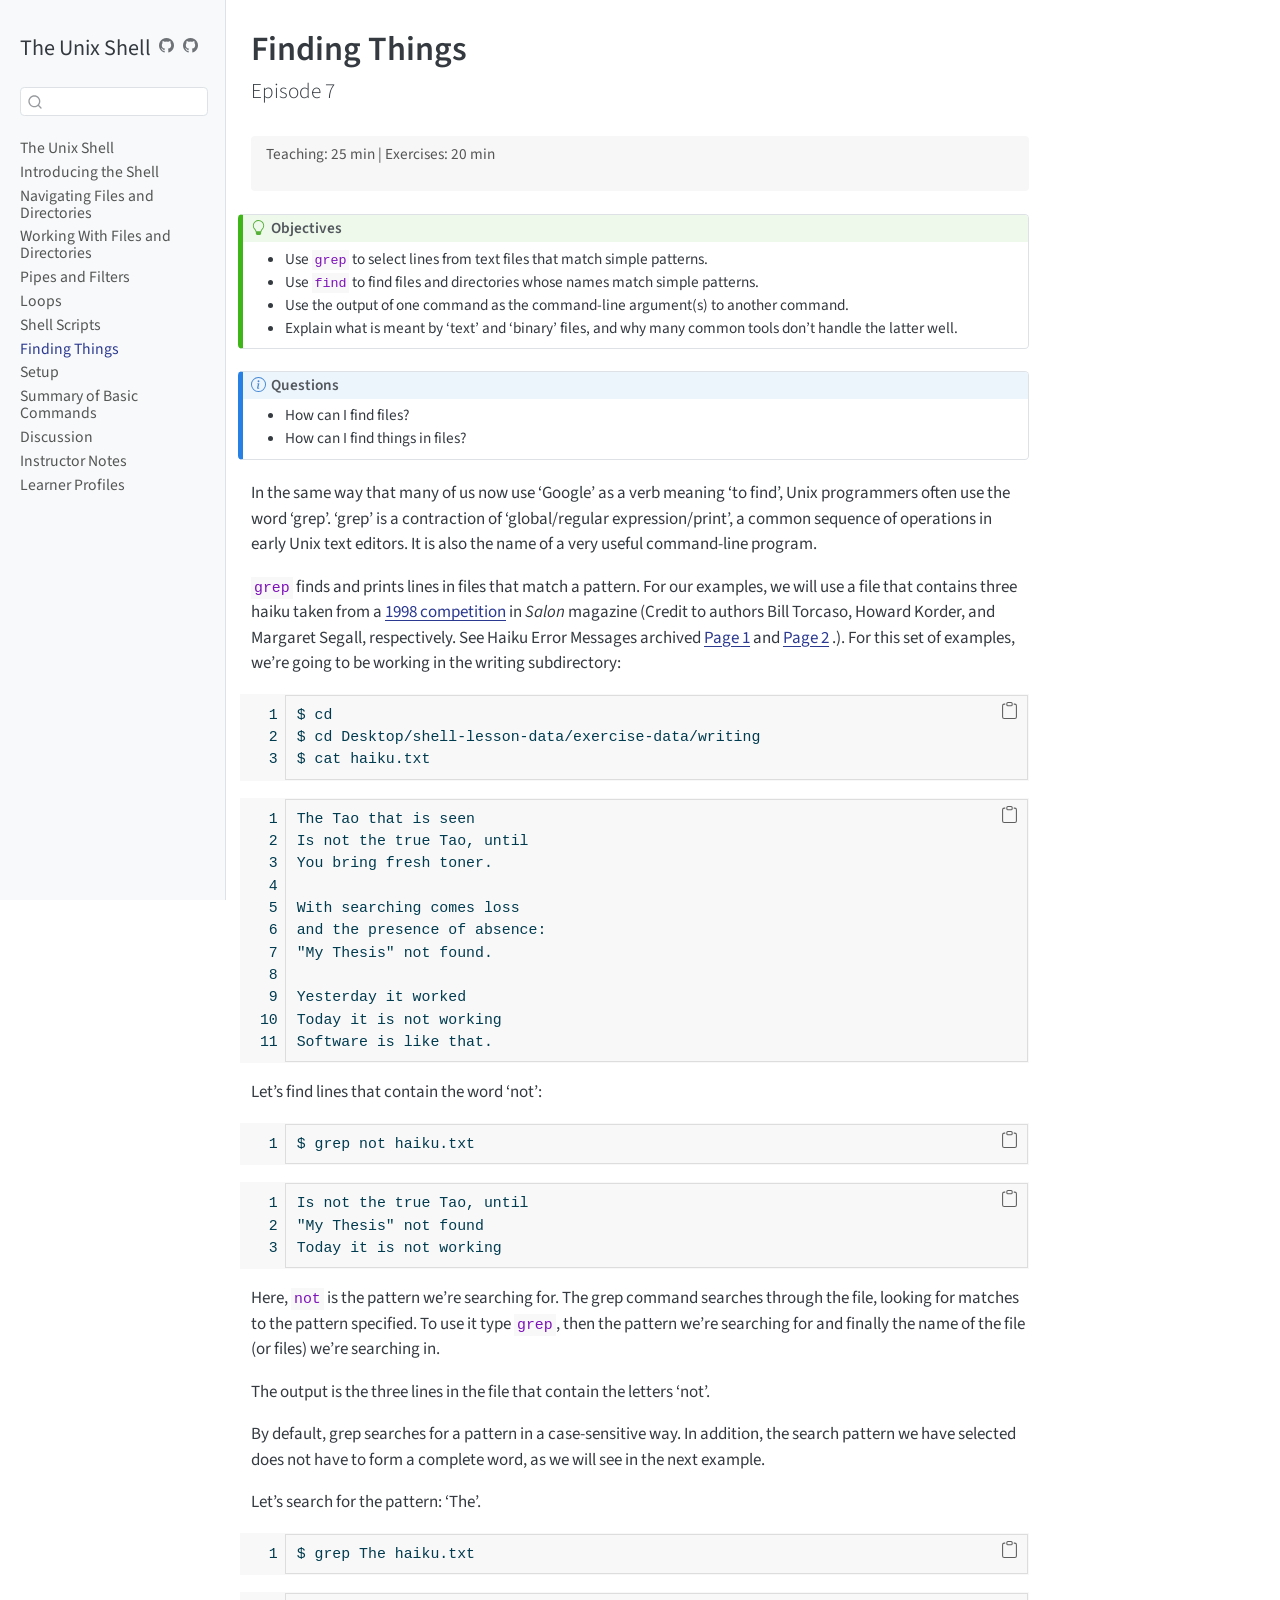
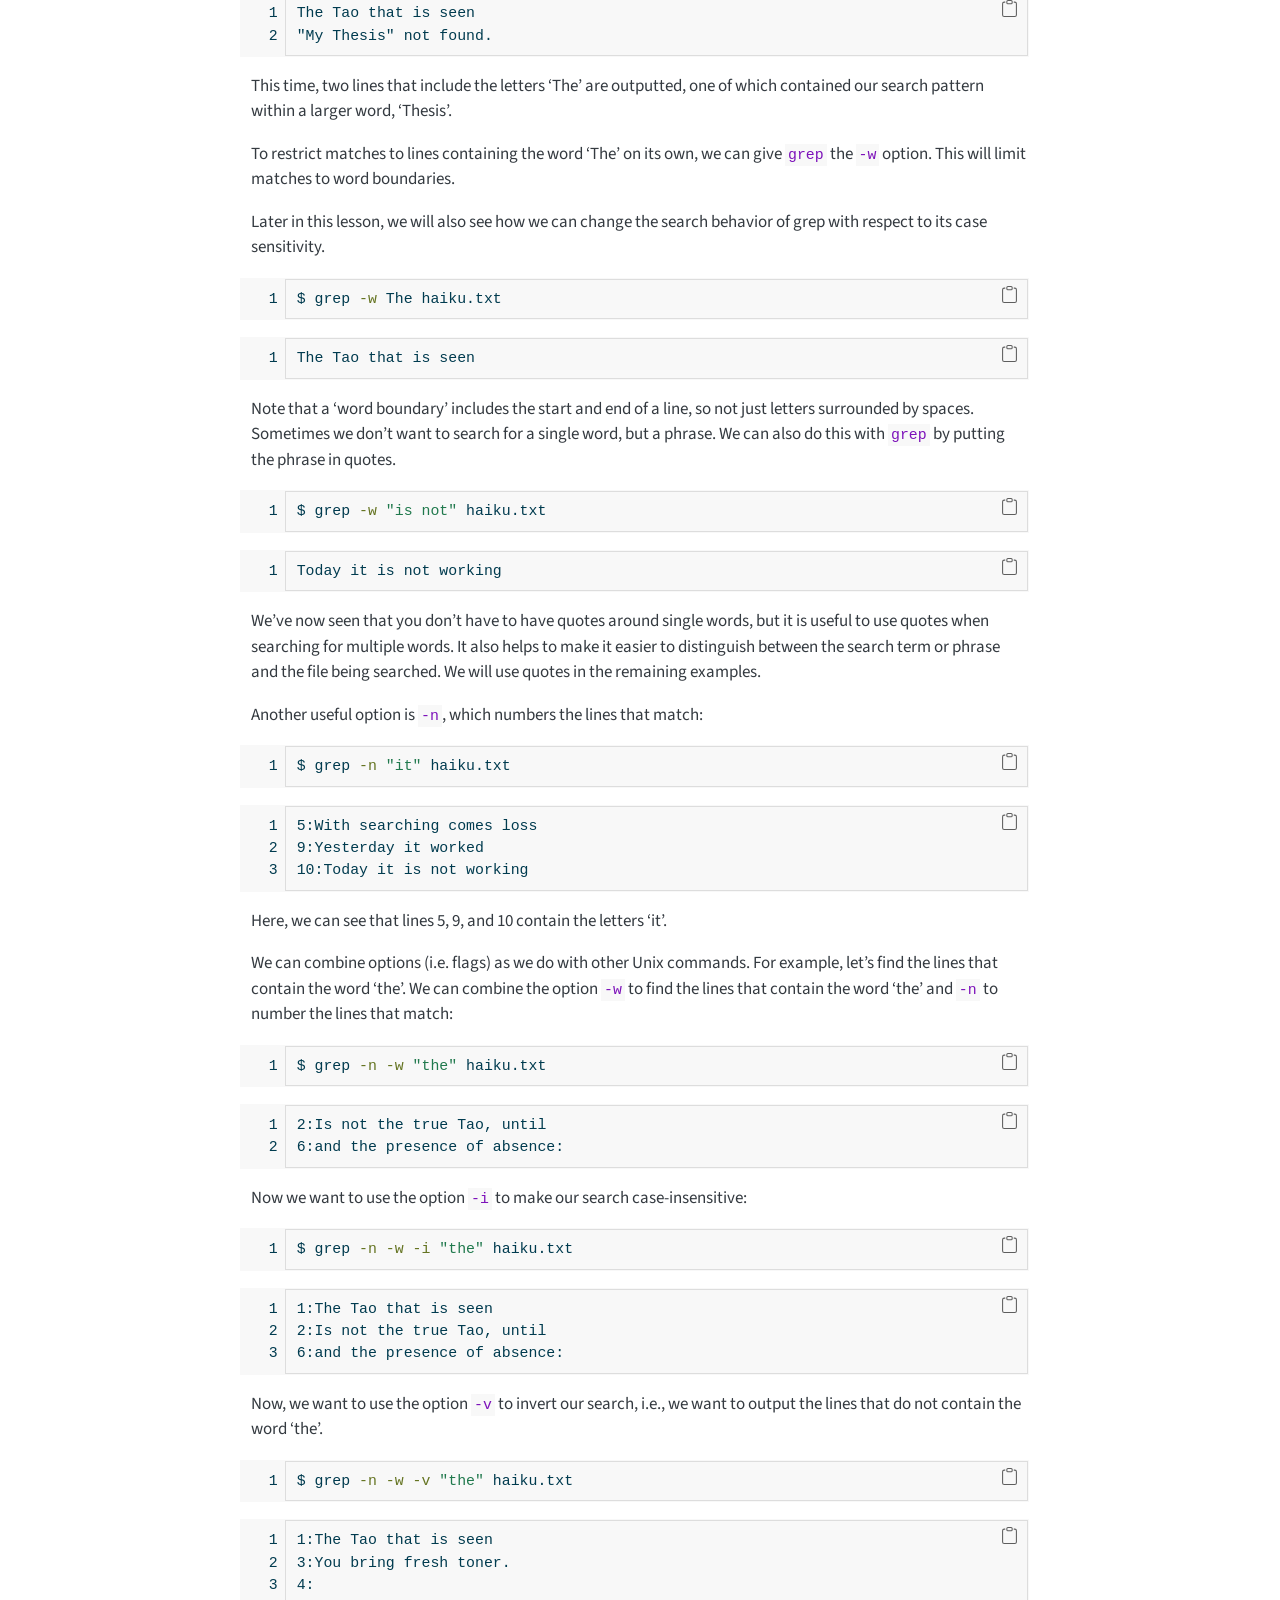
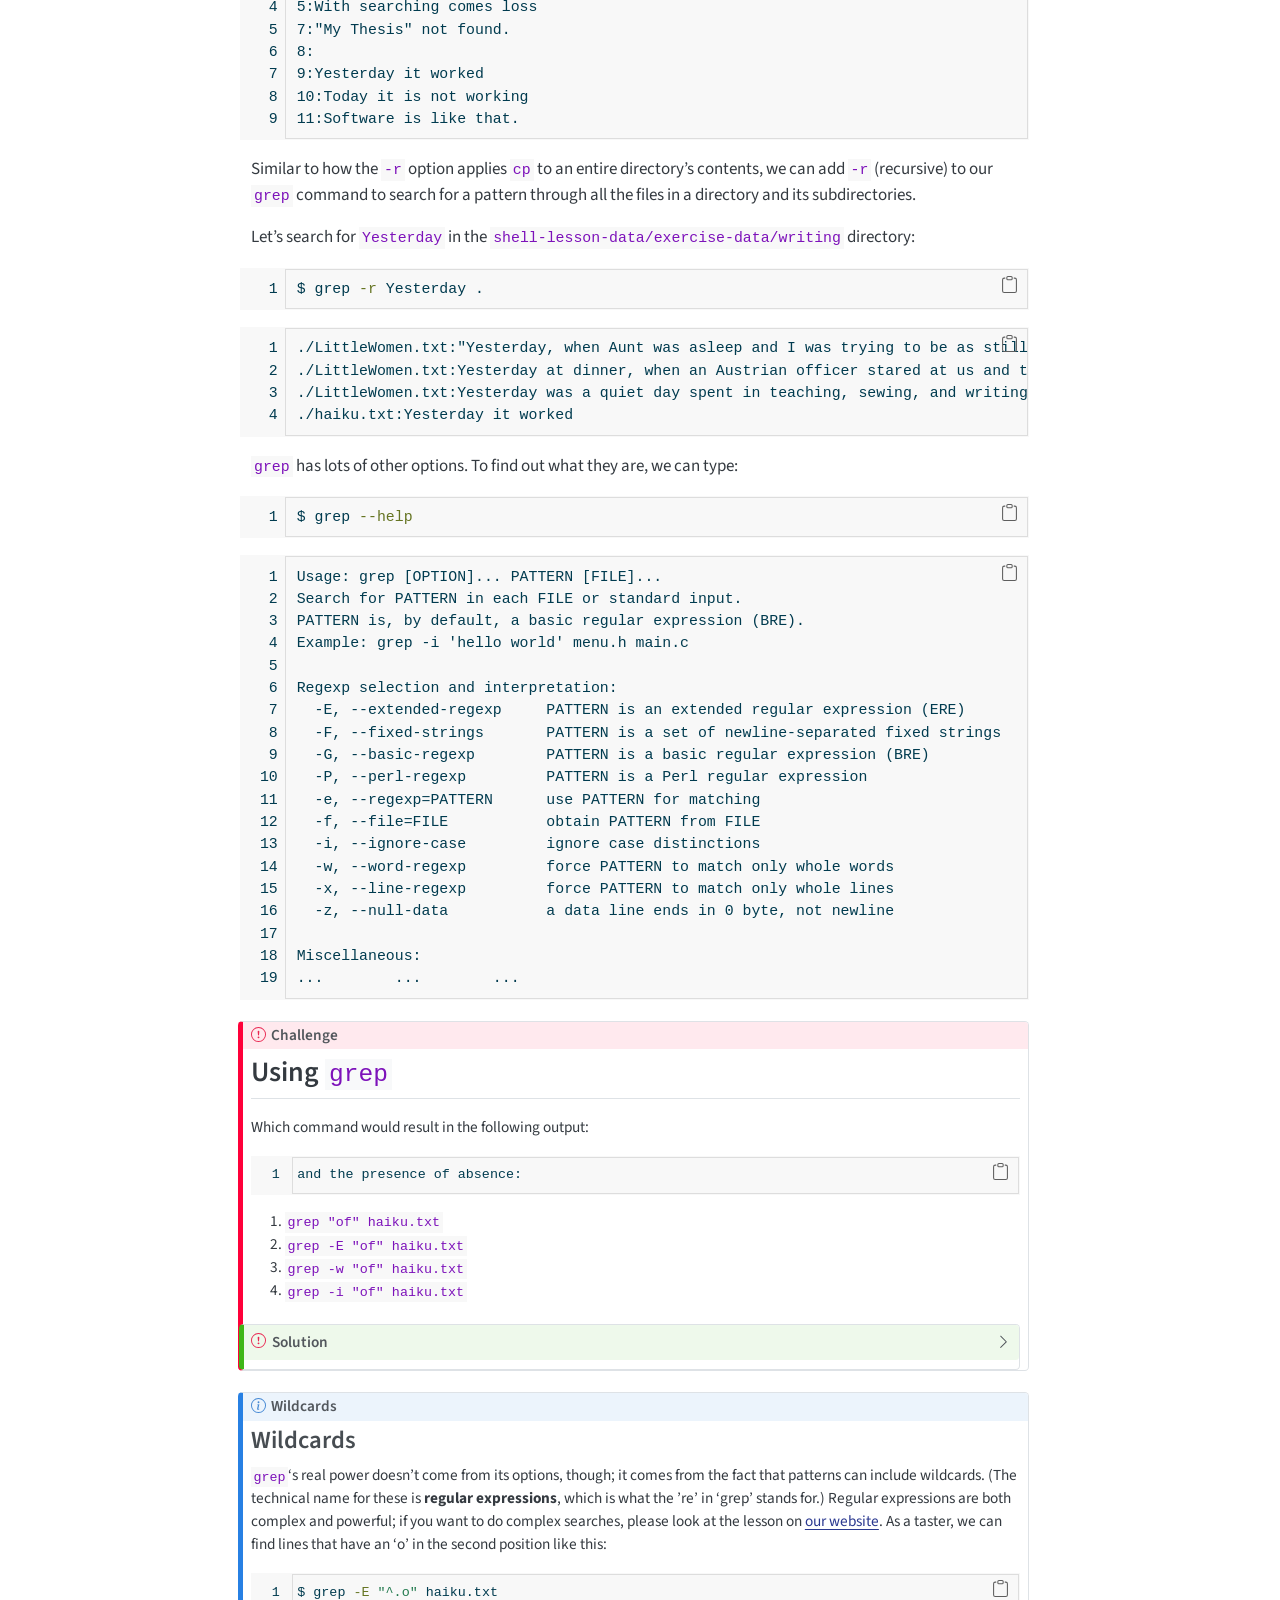
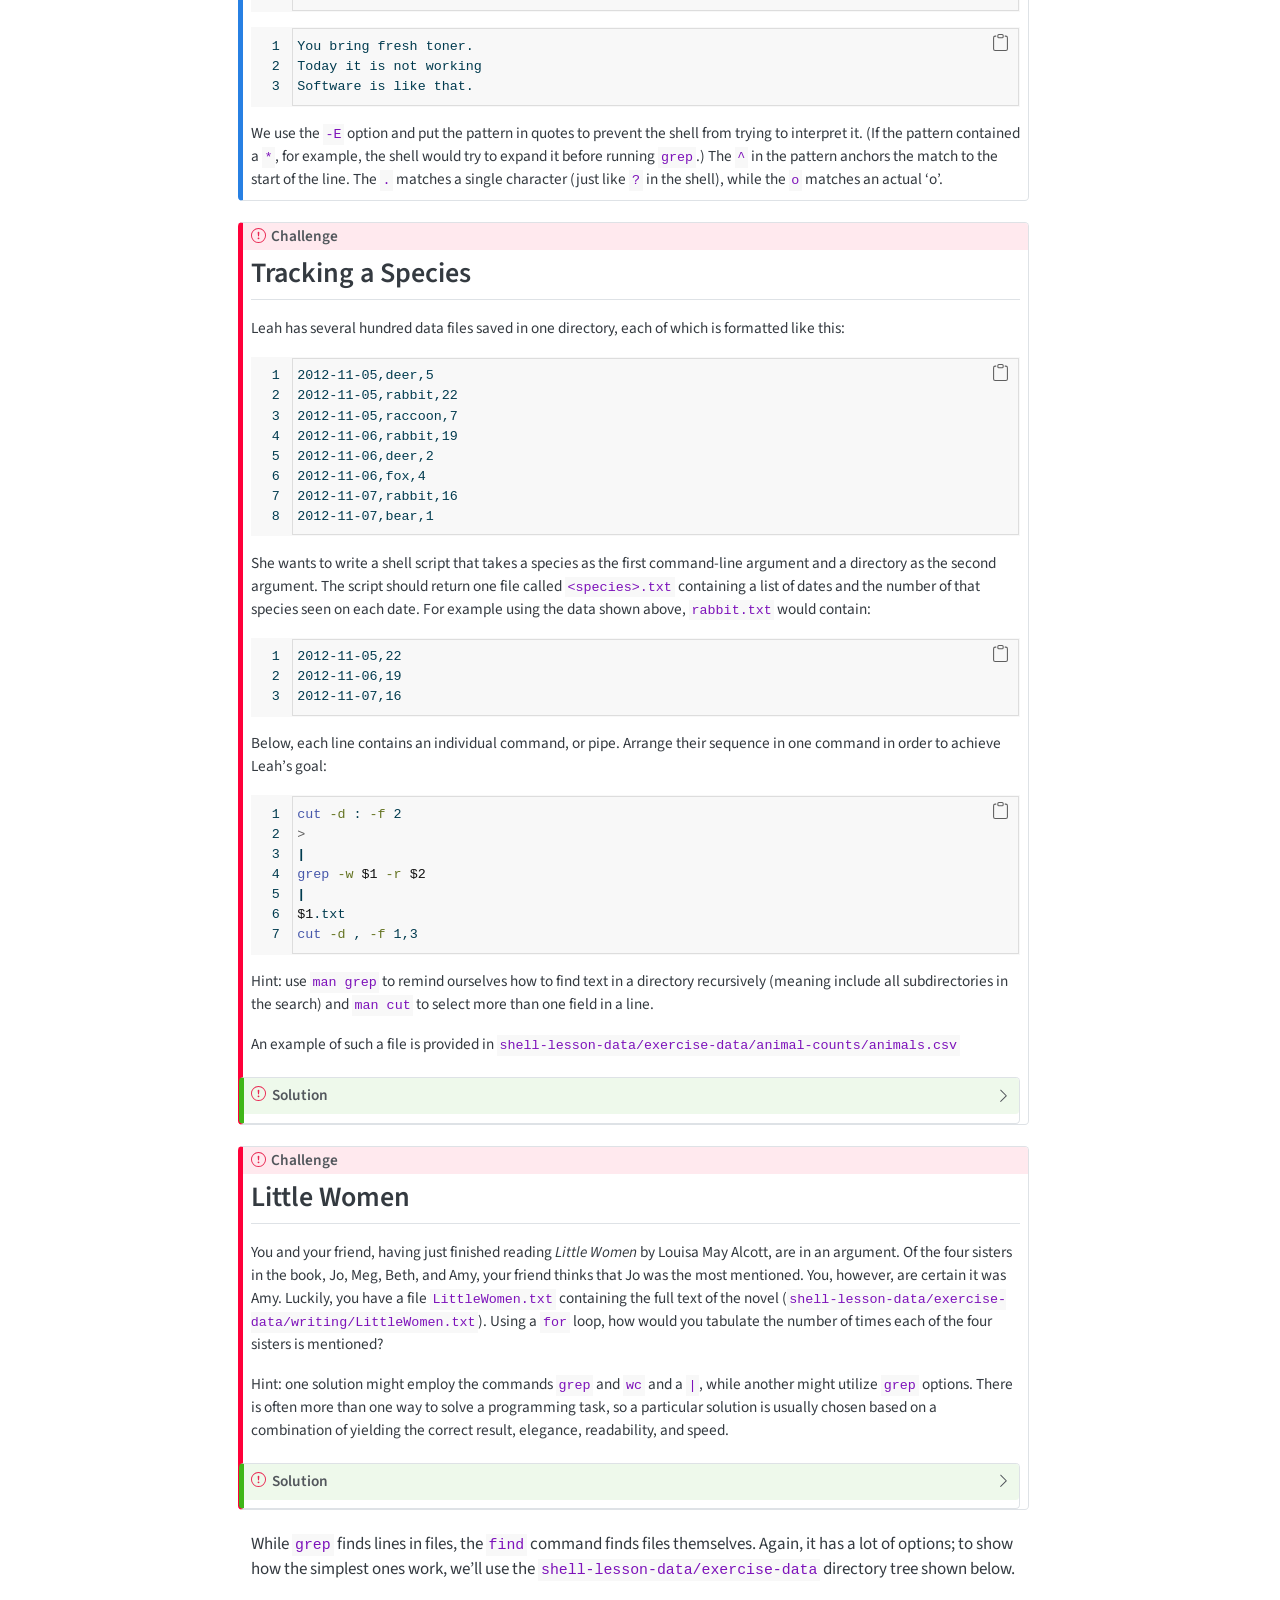
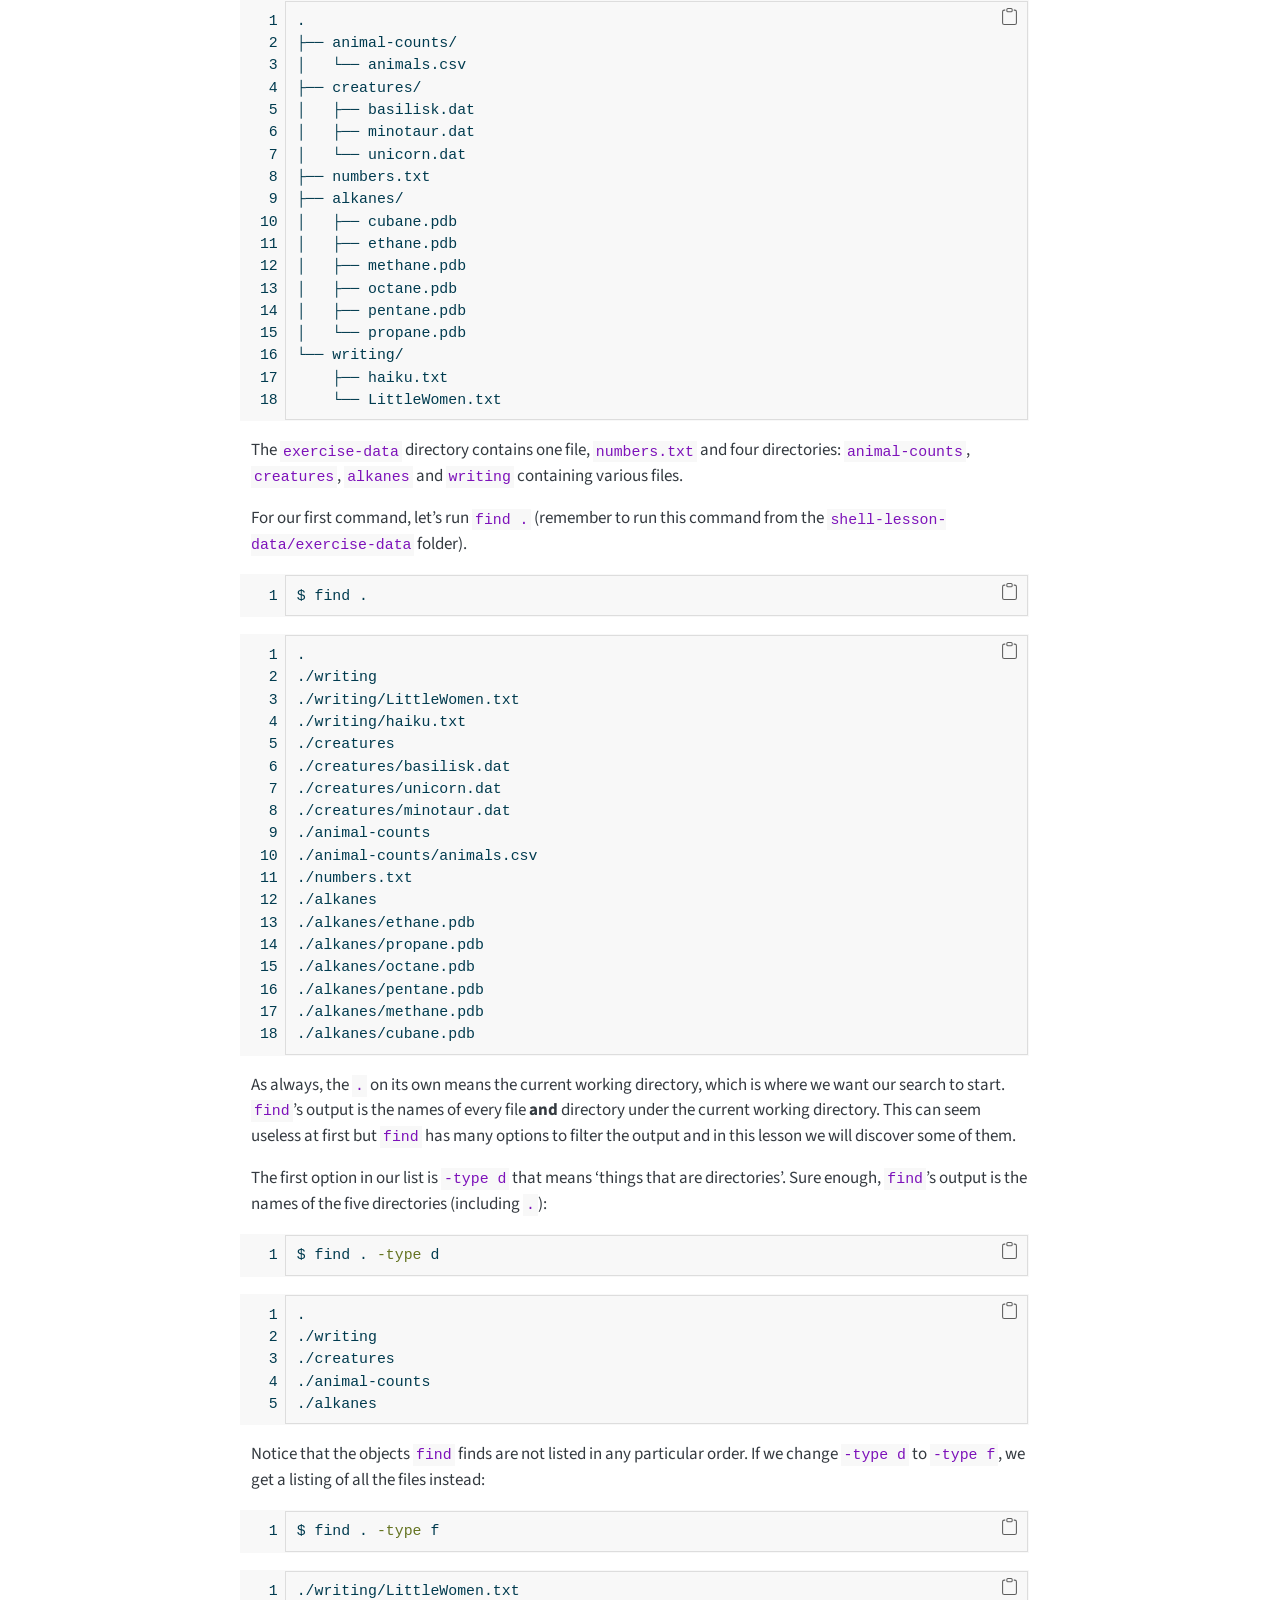
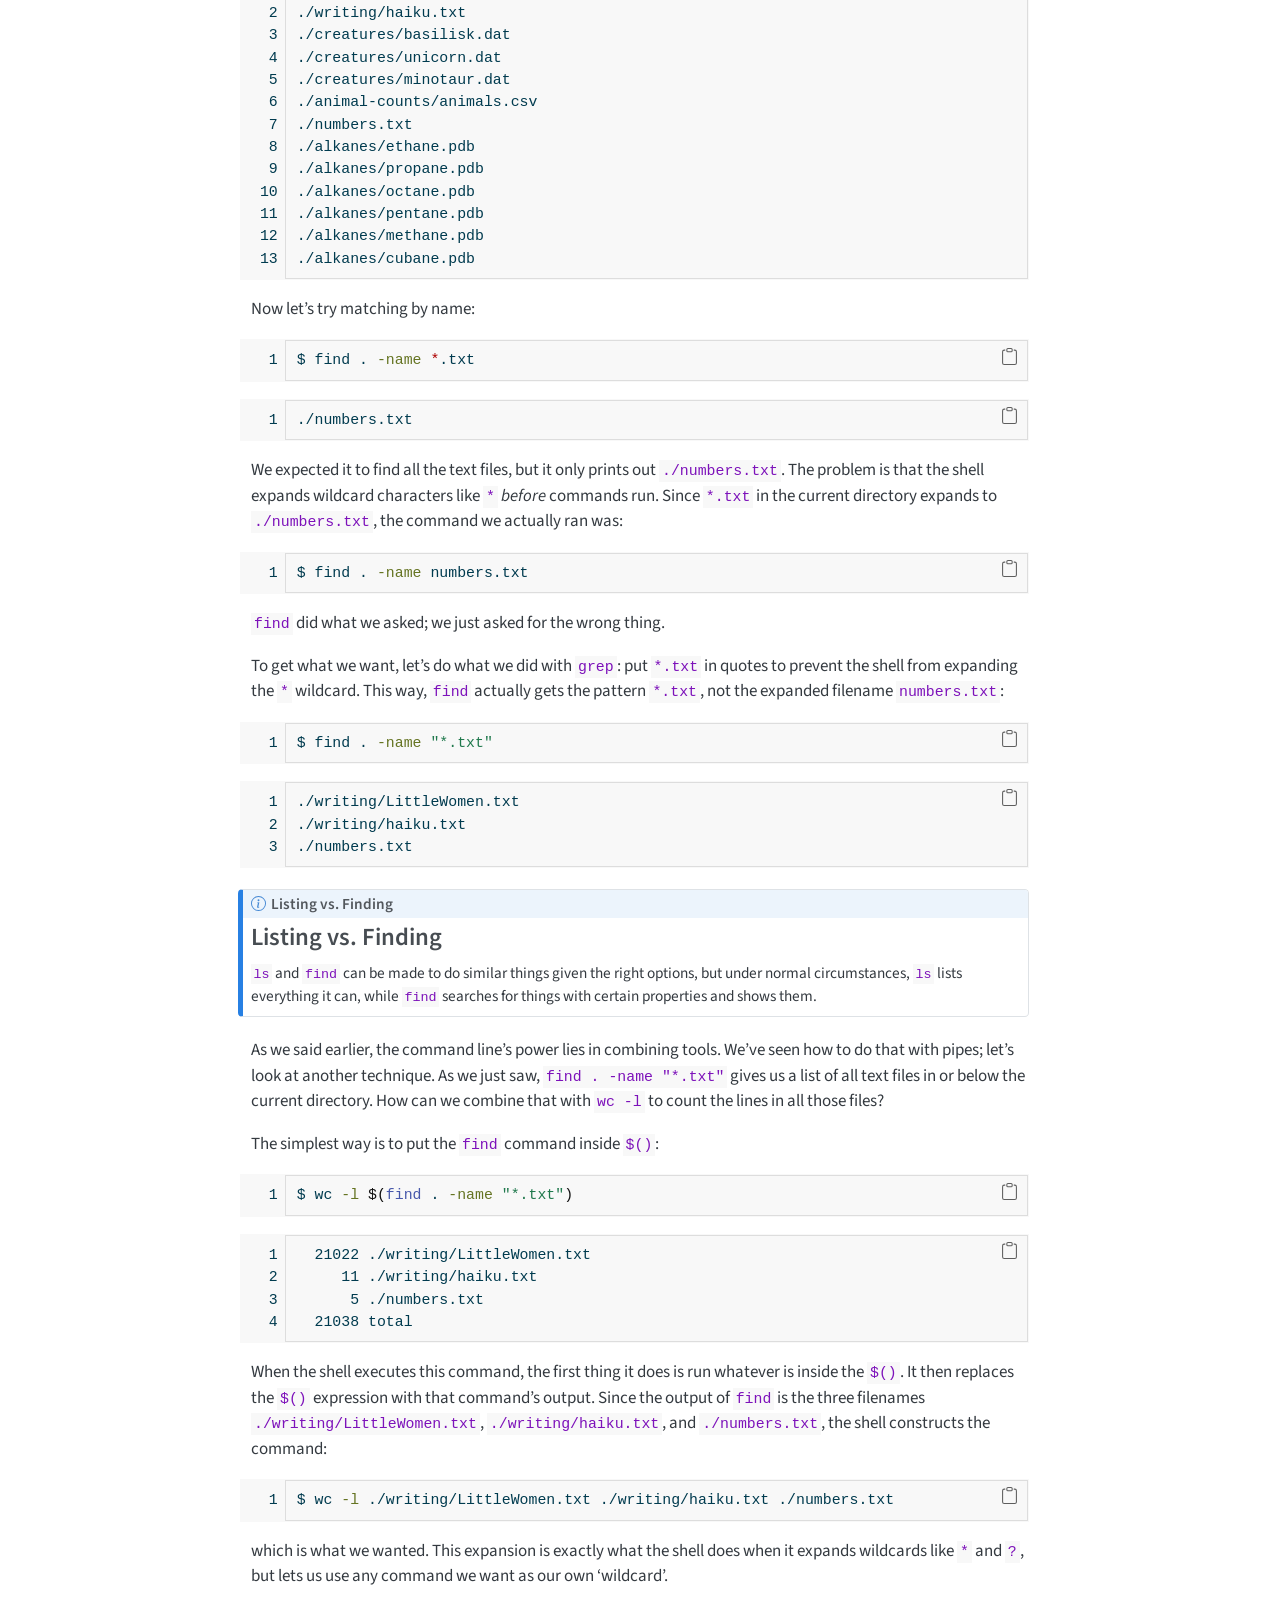
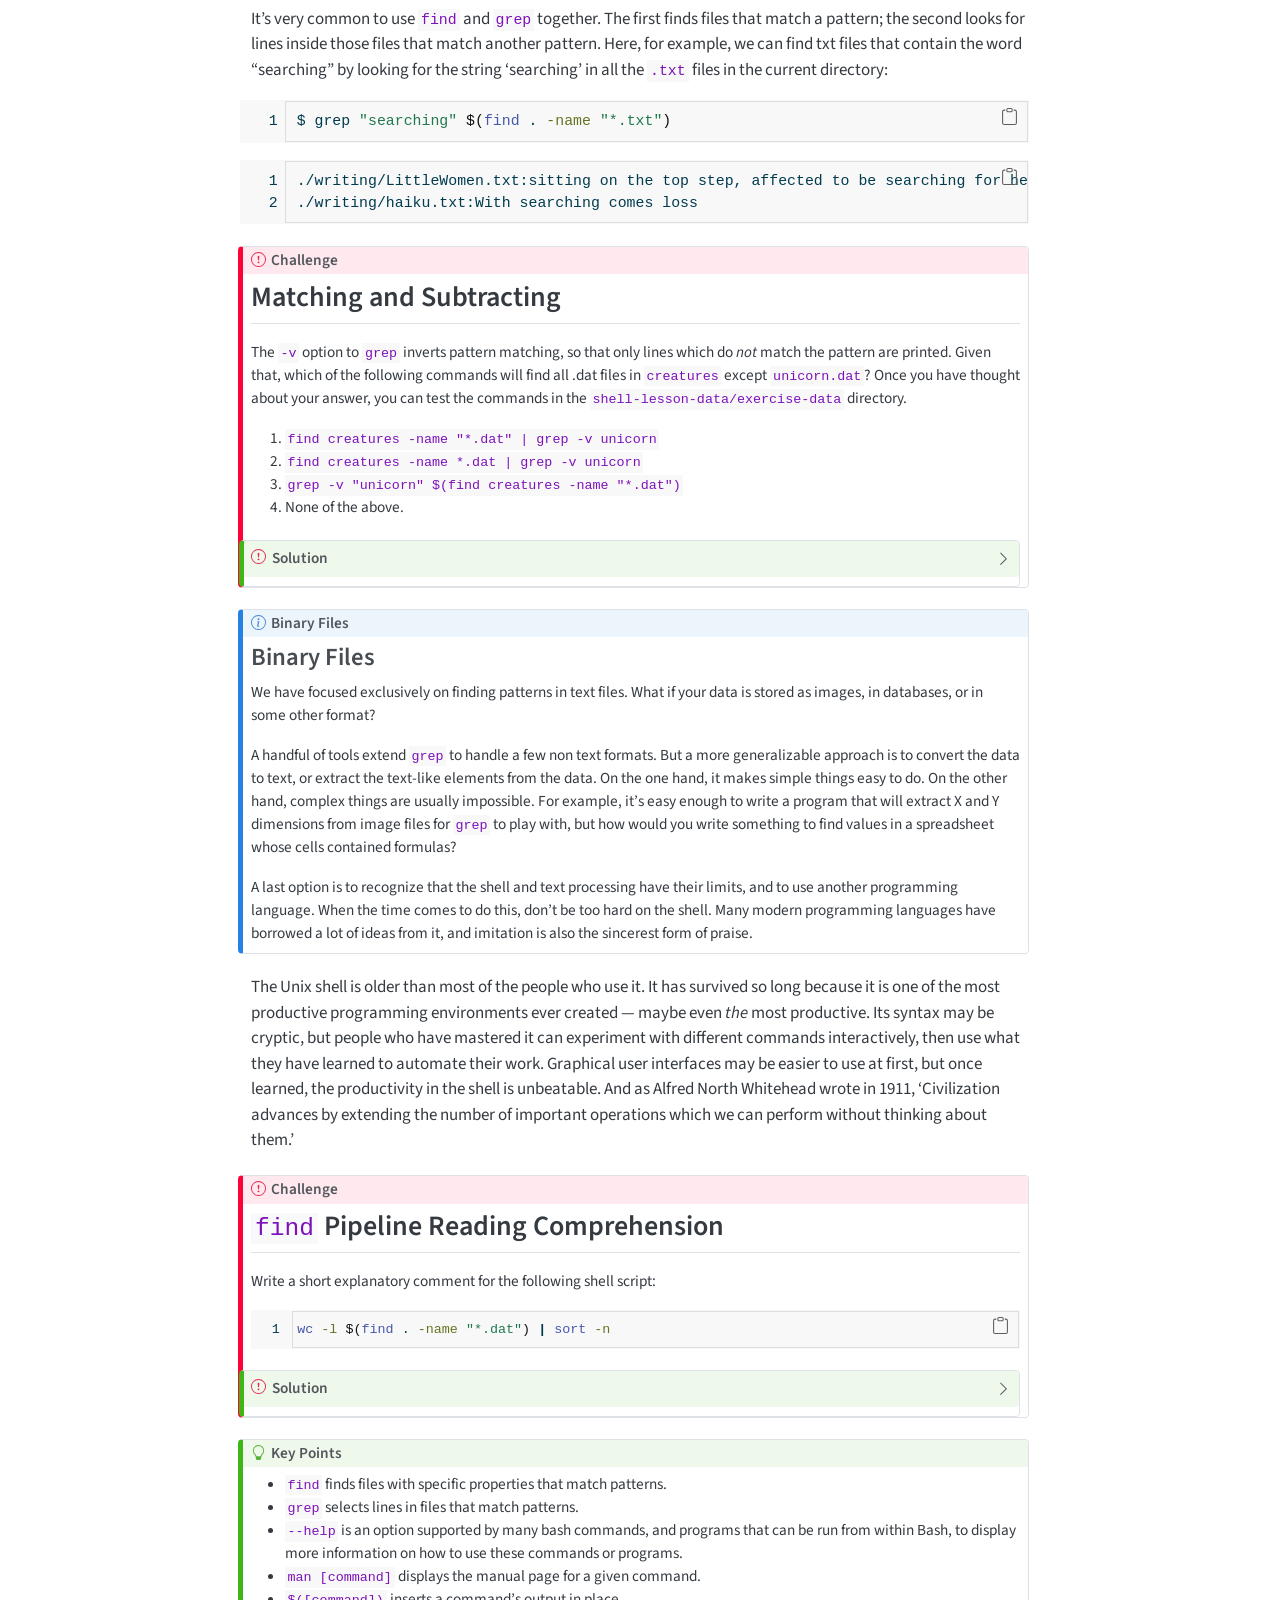
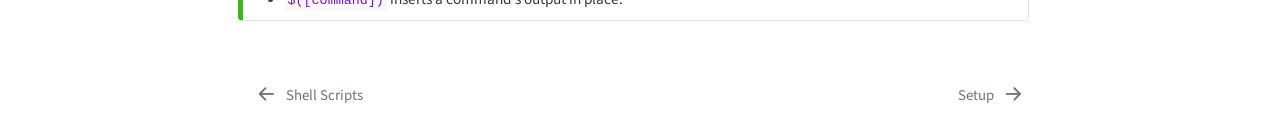
<file: docs/07-find.html>
<!DOCTYPE html>
<html xmlns="http://www.w3.org/1999/xhtml" lang="en" xml:lang="en"><head>

<meta charset="utf-8">
<meta name="generator" content="quarto-1.9.38">

<meta name="viewport" content="width=device-width, initial-scale=1.0, user-scalable=yes">


<title>Finding Things – The Unix Shell</title>
<style>
/* Default styles provided by pandoc.
** See https://pandoc.org/MANUAL.html#variables-for-html for config info.
*/
code{white-space: pre-wrap;}
span.smallcaps{font-variant: small-caps;}
div.columns{display: flex; gap: min(4vw, 1.5em);}
div.column{flex: auto; overflow-x: auto;}
div.hanging-indent{margin-left: 1.5em; text-indent: -1.5em;}
ul.task-list{list-style: none;}
ul.task-list li input[type="checkbox"] {
  width: 0.8em;
  margin: 0 0.8em 0.2em -1em; /* quarto-specific, see https://github.com/quarto-dev/quarto-cli/issues/4556 */ 
  vertical-align: middle;
}
/* CSS for syntax highlighting */
html { -webkit-text-size-adjust: 100%; }
pre > code.sourceCode { white-space: pre; position: relative; }
pre > code.sourceCode > span { display: inline-block; line-height: 1.25; }
pre > code.sourceCode > span:empty { height: 1.2em; }
.sourceCode { overflow: visible; }
code.sourceCode > span { color: inherit; text-decoration: inherit; }
div.sourceCode { margin: 1em 0; }
pre.sourceCode { margin: 0; }
@media screen {
div.sourceCode { overflow: auto; }
}
@media print {
pre > code.sourceCode { white-space: pre-wrap; }
pre > code.sourceCode > span { text-indent: -5em; padding-left: 5em; }
}
pre.numberSource code
  { counter-reset: source-line 0; }
pre.numberSource code > span
  { position: relative; left: -4em; counter-increment: source-line; }
pre.numberSource code > span > a:first-child::before
  { content: counter(source-line);
    position: relative; left: -1em; text-align: right; vertical-align: baseline;
    border: none; display: inline-block;
    -webkit-touch-callout: none; -webkit-user-select: none;
    -khtml-user-select: none; -moz-user-select: none;
    -ms-user-select: none; user-select: none;
    padding: 0 4px; width: 4em;
  }
pre.numberSource { margin-left: 3em;  padding-left: 4px; }
div.sourceCode
  {   }
@media screen {
pre > code.sourceCode > span > a:first-child::before { text-decoration: underline; }
}
</style>


<script src="site_libs/quarto-nav/quarto-nav.js"></script>
<script src="site_libs/quarto-nav/headroom.min.js"></script>
<script src="site_libs/clipboard/clipboard.min.js"></script>
<script src="site_libs/quarto-search/autocomplete.umd.js"></script>
<script src="site_libs/quarto-search/fuse.min.js"></script>
<script src="site_libs/quarto-search/quarto-search.js"></script>
<meta name="quarto:offset" content="./">
<link href="./setup.html" rel="next">
<link href="./06-script.html" rel="prev">
<script src="site_libs/quarto-html/quarto.js" type="module"></script>
<script src="site_libs/quarto-html/tabsets/tabsets.js" type="module"></script>
<script src="site_libs/quarto-html/popper.min.js"></script>
<script src="site_libs/quarto-html/tippy.umd.min.js"></script>
<script src="site_libs/quarto-html/anchor.min.js"></script>
<link href="site_libs/quarto-html/tippy.css" rel="stylesheet">
<link href="site_libs/quarto-html/quarto-syntax-highlighting-15634bcf2e68342d4ad2dfa704d543f6.css" rel="stylesheet" id="quarto-text-highlighting-styles">
<script src="site_libs/bootstrap/bootstrap.min.js"></script>
<link href="site_libs/bootstrap/bootstrap-icons.css" rel="stylesheet">
<link href="site_libs/bootstrap/bootstrap-d099bbf68dda2fcb8e51eb793c421ddb.min.css" rel="stylesheet" append-hash="true" id="quarto-bootstrap" data-mode="light">
<script id="quarto-search-options" type="application/json">{
  "location": "sidebar",
  "copy-button": false,
  "collapse-after": 3,
  "panel-placement": "start",
  "type": "textbox",
  "limit": 50,
  "keyboard-shortcut": [
    "f",
    "/",
    "s"
  ],
  "show-item-context": false,
  "language": {
    "search-no-results-text": "No results",
    "search-matching-documents-text": "matching documents",
    "search-copy-link-title": "Copy link to search",
    "search-hide-matches-text": "Hide additional matches",
    "search-more-match-text": "more match in this document",
    "search-more-matches-text": "more matches in this document",
    "search-clear-button-title": "Clear",
    "search-text-placeholder": "",
    "search-detached-cancel-button-title": "Cancel",
    "search-submit-button-title": "Submit",
    "search-label": "Search"
  }
}</script>


</head>

<body class="nav-sidebar docked quarto-light">

<div id="quarto-search-results"></div>
  <header id="quarto-header" class="headroom fixed-top">
  <nav class="quarto-secondary-nav">
    <div class="container-fluid d-flex">
      <button type="button" class="quarto-btn-toggle btn" data-bs-toggle="collapse" role="button" data-bs-target=".quarto-sidebar-collapse-item" aria-controls="quarto-sidebar" aria-expanded="false" aria-label="Toggle sidebar navigation" onclick="if (window.quartoToggleHeadroom) { window.quartoToggleHeadroom(); }">
        <i class="bi bi-layout-text-sidebar-reverse"></i>
      </button>
        <nav class="quarto-page-breadcrumbs" aria-label="breadcrumb"><ol class="breadcrumb"><li class="breadcrumb-item"><a href="./07-find.html"><span class="chapter-title">Finding Things</span></a></li></ol></nav>
        <a class="flex-grow-1" role="navigation" data-bs-toggle="collapse" data-bs-target=".quarto-sidebar-collapse-item" aria-controls="quarto-sidebar" aria-expanded="false" aria-label="Toggle sidebar navigation" onclick="if (window.quartoToggleHeadroom) { window.quartoToggleHeadroom(); }">      
        </a>
      <button type="button" class="btn quarto-search-button" aria-label="Search" onclick="window.quartoOpenSearch();">
        <i class="bi bi-search"></i>
      </button>
    </div>
  </nav>
</header>
<!-- content -->
<div id="quarto-content" class="quarto-container page-columns page-rows-contents page-layout-article">
<!-- sidebar -->
  <nav id="quarto-sidebar" class="sidebar collapse collapse-horizontal quarto-sidebar-collapse-item sidebar-navigation docked overflow-auto">
    <div class="pt-lg-2 mt-2 text-left sidebar-header">
    <div class="sidebar-title mb-0 py-0">
      <a href="./">The Unix Shell</a> 
        <div class="sidebar-tools-main">
    <a href="https://github.com/swcarpentry/shell-novice" title="" class="quarto-navigation-tool px-1" aria-label=""><i class="bi bi-github"></i></a>
    <a href="https://github.com/swcarpentry/shell-novice" title="Source Code" class="quarto-navigation-tool px-1" aria-label="Source Code"><i class="bi bi-github"></i></a>
</div>
    </div>
      </div>
        <div class="mt-2 flex-shrink-0 align-items-center">
        <div class="sidebar-search">
        <div id="quarto-search" class="" title="Search"></div>
        </div>
        </div>
    <div class="sidebar-menu-container"> 
    <ul class="list-unstyled mt-1">
        <li class="sidebar-item">
  <div class="sidebar-item-container"> 
  <a href="./index.html" class="sidebar-item-text sidebar-link"><span class="chapter-title">The Unix Shell</span></a>
  </div>
</li>
        <li class="sidebar-item">
  <div class="sidebar-item-container"> 
  <a href="./01-intro.html" class="sidebar-item-text sidebar-link"><span class="chapter-title">Introducing the Shell</span></a>
  </div>
</li>
        <li class="sidebar-item">
  <div class="sidebar-item-container"> 
  <a href="./02-filedir.html" class="sidebar-item-text sidebar-link"><span class="chapter-title">Navigating Files and Directories</span></a>
  </div>
</li>
        <li class="sidebar-item">
  <div class="sidebar-item-container"> 
  <a href="./03-create.html" class="sidebar-item-text sidebar-link"><span class="chapter-title">Working With Files and Directories</span></a>
  </div>
</li>
        <li class="sidebar-item">
  <div class="sidebar-item-container"> 
  <a href="./04-pipefilter.html" class="sidebar-item-text sidebar-link"><span class="chapter-title">Pipes and Filters</span></a>
  </div>
</li>
        <li class="sidebar-item">
  <div class="sidebar-item-container"> 
  <a href="./05-loop.html" class="sidebar-item-text sidebar-link"><span class="chapter-title">Loops</span></a>
  </div>
</li>
        <li class="sidebar-item">
  <div class="sidebar-item-container"> 
  <a href="./06-script.html" class="sidebar-item-text sidebar-link"><span class="chapter-title">Shell Scripts</span></a>
  </div>
</li>
        <li class="sidebar-item">
  <div class="sidebar-item-container"> 
  <a href="./07-find.html" class="sidebar-item-text sidebar-link active"><span class="chapter-title">Finding Things</span></a>
  </div>
</li>
        <li class="sidebar-item">
  <div class="sidebar-item-container"> 
  <a href="./setup.html" class="sidebar-item-text sidebar-link"><span class="chapter-title">Setup</span></a>
  </div>
</li>
        <li class="sidebar-item">
  <div class="sidebar-item-container"> 
  <a href="./reference.html" class="sidebar-item-text sidebar-link"><span class="chapter-title">Summary of Basic Commands</span></a>
  </div>
</li>
        <li class="sidebar-item">
  <div class="sidebar-item-container"> 
  <a href="./discuss.html" class="sidebar-item-text sidebar-link"><span class="chapter-title">Discussion</span></a>
  </div>
</li>
        <li class="sidebar-item">
  <div class="sidebar-item-container"> 
  <a href="./instructor-notes.html" class="sidebar-item-text sidebar-link"><span class="chapter-title">Instructor Notes</span></a>
  </div>
</li>
        <li class="sidebar-item">
  <div class="sidebar-item-container"> 
  <a href="./learner-profiles.html" class="sidebar-item-text sidebar-link"><span class="chapter-title">Learner Profiles</span></a>
  </div>
</li>
    </ul>
    </div>
</nav>
<div id="quarto-sidebar-glass" class="quarto-sidebar-collapse-item" data-bs-toggle="collapse" data-bs-target=".quarto-sidebar-collapse-item"></div>
<!-- margin-sidebar -->
    <div id="quarto-margin-sidebar" class="sidebar margin-sidebar zindex-bottom">
        
    </div>
<!-- main -->
<main class="content" id="quarto-document-content">

<header id="title-block-header" class="quarto-title-block default">
<div class="quarto-title">
<h1 class="title"><span class="chapter-title">Finding Things</span></h1>
<p class="subtitle lead">Episode 7</p>
</div>



<div class="quarto-title-meta">

    
  
    
  </div>
  


</header>


<div class="episode-meta">
<p>Teaching: 25 min  |  Exercises: 20 min</p>
</div>
<div class="callout callout-style-default callout-tip callout-titled" title="Objectives">
<div class="callout-header d-flex align-content-center">
<div class="callout-icon-container">
<i class="callout-icon"></i>
</div>
<div class="callout-title-container flex-fill">
<span class="screen-reader-only">Tip</span>Objectives
</div>
</div>
<div class="callout-body-container callout-body">
<ul>
<li>Use <code>grep</code> to select lines from text files that match simple patterns.</li>
<li>Use <code>find</code> to find files and directories whose names match simple patterns.</li>
<li>Use the output of one command as the command-line argument(s) to another command.</li>
<li>Explain what is meant by ‘text’ and ‘binary’ files, and why many common tools don’t handle the latter well.</li>
</ul>
</div>
</div>
<div class="callout callout-style-default callout-note callout-titled" title="Questions">
<div class="callout-header d-flex align-content-center">
<div class="callout-icon-container">
<i class="callout-icon"></i>
</div>
<div class="callout-title-container flex-fill">
<span class="screen-reader-only">Note</span>Questions
</div>
</div>
<div class="callout-body-container callout-body">
<ul>
<li>How can I find files?</li>
<li>How can I find things in files?</li>
</ul>
</div>
</div>
<p>In the same way that many of us now use ‘Google’ as a verb meaning ‘to find’, Unix programmers often use the word ‘grep’. ‘grep’ is a contraction of ‘global/regular expression/print’, a common sequence of operations in early Unix text editors. It is also the name of a very useful command-line program.</p>
<p><code>grep</code> finds and prints lines in files that match a pattern. For our examples, we will use a file that contains three haiku taken from a <a href="https://web.archive.org/web/19991201042211/http://salon.com/21st/chal/1998/01/26chal.html">1998 competition</a> in <em>Salon</em> magazine (Credit to authors Bill Torcaso, Howard Korder, and Margaret Segall, respectively. See Haiku Error Messages archived <a href="https://web.archive.org/web/20000310061355/http://www.salon.com/21st/chal/1998/02/10chal2.html">Page 1</a> and <a href="https://web.archive.org/web/20000229135138/http://www.salon.com/21st/chal/1998/02/10chal3.html">Page 2</a> .). For this set of examples, we’re going to be working in the writing subdirectory:</p>
<div class="code-copy-outer-scaffold"><div class="sourceCode" id="cb1"><pre class="sourceCode numberSource bash number-lines code-with-copy"><code class="sourceCode bash"><span id="cb1-1"><a href="#cb1-1"></a><span class="ex">$</span> cd</span>
<span id="cb1-2"><a href="#cb1-2"></a><span class="ex">$</span> cd Desktop/shell-lesson-data/exercise-data/writing</span>
<span id="cb1-3"><a href="#cb1-3"></a><span class="ex">$</span> cat haiku.txt</span></code></pre></div><button title="Copy to Clipboard" class="code-copy-button"><i class="bi"></i></button></div>
<div class="code-copy-outer-scaffold"><div class="sourceCode" id="cb2"><pre class="sourceCode numberSource output number-lines code-with-copy"><code class="sourceCode"><span id="cb2-1"><a href="#cb2-1"></a>The Tao that is seen</span>
<span id="cb2-2"><a href="#cb2-2"></a>Is not the true Tao, until</span>
<span id="cb2-3"><a href="#cb2-3"></a>You bring fresh toner.</span>
<span id="cb2-4"><a href="#cb2-4"></a></span>
<span id="cb2-5"><a href="#cb2-5"></a>With searching comes loss</span>
<span id="cb2-6"><a href="#cb2-6"></a>and the presence of absence:</span>
<span id="cb2-7"><a href="#cb2-7"></a>"My Thesis" not found.</span>
<span id="cb2-8"><a href="#cb2-8"></a></span>
<span id="cb2-9"><a href="#cb2-9"></a>Yesterday it worked</span>
<span id="cb2-10"><a href="#cb2-10"></a>Today it is not working</span>
<span id="cb2-11"><a href="#cb2-11"></a>Software is like that.</span></code></pre></div><button title="Copy to Clipboard" class="code-copy-button"><i class="bi"></i></button></div>
<p>Let’s find lines that contain the word ‘not’:</p>
<div class="code-copy-outer-scaffold"><div class="sourceCode" id="cb3"><pre class="sourceCode numberSource bash number-lines code-with-copy"><code class="sourceCode bash"><span id="cb3-1"><a href="#cb3-1"></a><span class="ex">$</span> grep not haiku.txt</span></code></pre></div><button title="Copy to Clipboard" class="code-copy-button"><i class="bi"></i></button></div>
<div class="code-copy-outer-scaffold"><div class="sourceCode" id="cb4"><pre class="sourceCode numberSource output number-lines code-with-copy"><code class="sourceCode"><span id="cb4-1"><a href="#cb4-1"></a>Is not the true Tao, until</span>
<span id="cb4-2"><a href="#cb4-2"></a>"My Thesis" not found</span>
<span id="cb4-3"><a href="#cb4-3"></a>Today it is not working</span></code></pre></div><button title="Copy to Clipboard" class="code-copy-button"><i class="bi"></i></button></div>
<p>Here, <code>not</code> is the pattern we’re searching for. The grep command searches through the file, looking for matches to the pattern specified. To use it type <code>grep</code>, then the pattern we’re searching for and finally the name of the file (or files) we’re searching in.</p>
<p>The output is the three lines in the file that contain the letters ‘not’.</p>
<p>By default, grep searches for a pattern in a case-sensitive way. In addition, the search pattern we have selected does not have to form a complete word, as we will see in the next example.</p>
<p>Let’s search for the pattern: ‘The’.</p>
<div class="code-copy-outer-scaffold"><div class="sourceCode" id="cb5"><pre class="sourceCode numberSource bash number-lines code-with-copy"><code class="sourceCode bash"><span id="cb5-1"><a href="#cb5-1"></a><span class="ex">$</span> grep The haiku.txt</span></code></pre></div><button title="Copy to Clipboard" class="code-copy-button"><i class="bi"></i></button></div>
<div class="code-copy-outer-scaffold"><div class="sourceCode" id="cb6"><pre class="sourceCode numberSource output number-lines code-with-copy"><code class="sourceCode"><span id="cb6-1"><a href="#cb6-1"></a>The Tao that is seen</span>
<span id="cb6-2"><a href="#cb6-2"></a>"My Thesis" not found.</span></code></pre></div><button title="Copy to Clipboard" class="code-copy-button"><i class="bi"></i></button></div>
<p>This time, two lines that include the letters ‘The’ are outputted, one of which contained our search pattern within a larger word, ‘Thesis’.</p>
<p>To restrict matches to lines containing the word ‘The’ on its own, we can give <code>grep</code> the <code>-w</code> option. This will limit matches to word boundaries.</p>
<p>Later in this lesson, we will also see how we can change the search behavior of grep with respect to its case sensitivity.</p>
<div class="code-copy-outer-scaffold"><div class="sourceCode" id="cb7"><pre class="sourceCode numberSource bash number-lines code-with-copy"><code class="sourceCode bash"><span id="cb7-1"><a href="#cb7-1"></a><span class="ex">$</span> grep <span class="at">-w</span> The haiku.txt</span></code></pre></div><button title="Copy to Clipboard" class="code-copy-button"><i class="bi"></i></button></div>
<div class="code-copy-outer-scaffold"><div class="sourceCode" id="cb8"><pre class="sourceCode numberSource output number-lines code-with-copy"><code class="sourceCode"><span id="cb8-1"><a href="#cb8-1"></a>The Tao that is seen</span></code></pre></div><button title="Copy to Clipboard" class="code-copy-button"><i class="bi"></i></button></div>
<p>Note that a ‘word boundary’ includes the start and end of a line, so not just letters surrounded by spaces. Sometimes we don’t want to search for a single word, but a phrase. We can also do this with <code>grep</code> by putting the phrase in quotes.</p>
<div class="code-copy-outer-scaffold"><div class="sourceCode" id="cb9"><pre class="sourceCode numberSource bash number-lines code-with-copy"><code class="sourceCode bash"><span id="cb9-1"><a href="#cb9-1"></a><span class="ex">$</span> grep <span class="at">-w</span> <span class="st">"is not"</span> haiku.txt</span></code></pre></div><button title="Copy to Clipboard" class="code-copy-button"><i class="bi"></i></button></div>
<div class="code-copy-outer-scaffold"><div class="sourceCode" id="cb10"><pre class="sourceCode numberSource output number-lines code-with-copy"><code class="sourceCode"><span id="cb10-1"><a href="#cb10-1"></a>Today it is not working</span></code></pre></div><button title="Copy to Clipboard" class="code-copy-button"><i class="bi"></i></button></div>
<p>We’ve now seen that you don’t have to have quotes around single words, but it is useful to use quotes when searching for multiple words. It also helps to make it easier to distinguish between the search term or phrase and the file being searched. We will use quotes in the remaining examples.</p>
<p>Another useful option is <code>-n</code>, which numbers the lines that match:</p>
<div class="code-copy-outer-scaffold"><div class="sourceCode" id="cb11"><pre class="sourceCode numberSource bash number-lines code-with-copy"><code class="sourceCode bash"><span id="cb11-1"><a href="#cb11-1"></a><span class="ex">$</span> grep <span class="at">-n</span> <span class="st">"it"</span> haiku.txt</span></code></pre></div><button title="Copy to Clipboard" class="code-copy-button"><i class="bi"></i></button></div>
<div class="code-copy-outer-scaffold"><div class="sourceCode" id="cb12"><pre class="sourceCode numberSource output number-lines code-with-copy"><code class="sourceCode"><span id="cb12-1"><a href="#cb12-1"></a>5:With searching comes loss</span>
<span id="cb12-2"><a href="#cb12-2"></a>9:Yesterday it worked</span>
<span id="cb12-3"><a href="#cb12-3"></a>10:Today it is not working</span></code></pre></div><button title="Copy to Clipboard" class="code-copy-button"><i class="bi"></i></button></div>
<p>Here, we can see that lines 5, 9, and 10 contain the letters ‘it’.</p>
<p>We can combine options (i.e.&nbsp;flags) as we do with other Unix commands. For example, let’s find the lines that contain the word ‘the’. We can combine the option <code>-w</code> to find the lines that contain the word ‘the’ and <code>-n</code> to number the lines that match:</p>
<div class="code-copy-outer-scaffold"><div class="sourceCode" id="cb13"><pre class="sourceCode numberSource bash number-lines code-with-copy"><code class="sourceCode bash"><span id="cb13-1"><a href="#cb13-1"></a><span class="ex">$</span> grep <span class="at">-n</span> <span class="at">-w</span> <span class="st">"the"</span> haiku.txt</span></code></pre></div><button title="Copy to Clipboard" class="code-copy-button"><i class="bi"></i></button></div>
<div class="code-copy-outer-scaffold"><div class="sourceCode" id="cb14"><pre class="sourceCode numberSource output number-lines code-with-copy"><code class="sourceCode"><span id="cb14-1"><a href="#cb14-1"></a>2:Is not the true Tao, until</span>
<span id="cb14-2"><a href="#cb14-2"></a>6:and the presence of absence:</span></code></pre></div><button title="Copy to Clipboard" class="code-copy-button"><i class="bi"></i></button></div>
<p>Now we want to use the option <code>-i</code> to make our search case-insensitive:</p>
<div class="code-copy-outer-scaffold"><div class="sourceCode" id="cb15"><pre class="sourceCode numberSource bash number-lines code-with-copy"><code class="sourceCode bash"><span id="cb15-1"><a href="#cb15-1"></a><span class="ex">$</span> grep <span class="at">-n</span> <span class="at">-w</span> <span class="at">-i</span> <span class="st">"the"</span> haiku.txt</span></code></pre></div><button title="Copy to Clipboard" class="code-copy-button"><i class="bi"></i></button></div>
<div class="code-copy-outer-scaffold"><div class="sourceCode" id="cb16"><pre class="sourceCode numberSource output number-lines code-with-copy"><code class="sourceCode"><span id="cb16-1"><a href="#cb16-1"></a>1:The Tao that is seen</span>
<span id="cb16-2"><a href="#cb16-2"></a>2:Is not the true Tao, until</span>
<span id="cb16-3"><a href="#cb16-3"></a>6:and the presence of absence:</span></code></pre></div><button title="Copy to Clipboard" class="code-copy-button"><i class="bi"></i></button></div>
<p>Now, we want to use the option <code>-v</code> to invert our search, i.e., we want to output the lines that do not contain the word ‘the’.</p>
<div class="code-copy-outer-scaffold"><div class="sourceCode" id="cb17"><pre class="sourceCode numberSource bash number-lines code-with-copy"><code class="sourceCode bash"><span id="cb17-1"><a href="#cb17-1"></a><span class="ex">$</span> grep <span class="at">-n</span> <span class="at">-w</span> <span class="at">-v</span> <span class="st">"the"</span> haiku.txt</span></code></pre></div><button title="Copy to Clipboard" class="code-copy-button"><i class="bi"></i></button></div>
<div class="code-copy-outer-scaffold"><div class="sourceCode" id="cb18"><pre class="sourceCode numberSource output number-lines code-with-copy"><code class="sourceCode"><span id="cb18-1"><a href="#cb18-1"></a>1:The Tao that is seen</span>
<span id="cb18-2"><a href="#cb18-2"></a>3:You bring fresh toner.</span>
<span id="cb18-3"><a href="#cb18-3"></a>4:</span>
<span id="cb18-4"><a href="#cb18-4"></a>5:With searching comes loss</span>
<span id="cb18-5"><a href="#cb18-5"></a>7:"My Thesis" not found.</span>
<span id="cb18-6"><a href="#cb18-6"></a>8:</span>
<span id="cb18-7"><a href="#cb18-7"></a>9:Yesterday it worked</span>
<span id="cb18-8"><a href="#cb18-8"></a>10:Today it is not working</span>
<span id="cb18-9"><a href="#cb18-9"></a>11:Software is like that.</span></code></pre></div><button title="Copy to Clipboard" class="code-copy-button"><i class="bi"></i></button></div>
<p>Similar to how the <code>-r</code> option applies <code>cp</code> to an entire directory’s contents, we can add <code>-r</code> (recursive) to our <code>grep</code> command to search for a pattern through all the files in a directory and its subdirectories.</p>
<p>Let’s search for <code>Yesterday</code> in the <code>shell-lesson-data/exercise-data/writing</code> directory:</p>
<div class="code-copy-outer-scaffold"><div class="sourceCode" id="cb19"><pre class="sourceCode numberSource bash number-lines code-with-copy"><code class="sourceCode bash"><span id="cb19-1"><a href="#cb19-1"></a><span class="ex">$</span> grep <span class="at">-r</span> Yesterday .</span></code></pre></div><button title="Copy to Clipboard" class="code-copy-button"><i class="bi"></i></button></div>
<div class="code-copy-outer-scaffold"><div class="sourceCode" id="cb20"><pre class="sourceCode numberSource output number-lines code-with-copy"><code class="sourceCode"><span id="cb20-1"><a href="#cb20-1"></a>./LittleWomen.txt:"Yesterday, when Aunt was asleep and I was trying to be as still as a</span>
<span id="cb20-2"><a href="#cb20-2"></a>./LittleWomen.txt:Yesterday at dinner, when an Austrian officer stared at us and then</span>
<span id="cb20-3"><a href="#cb20-3"></a>./LittleWomen.txt:Yesterday was a quiet day spent in teaching, sewing, and writing in my</span>
<span id="cb20-4"><a href="#cb20-4"></a>./haiku.txt:Yesterday it worked</span></code></pre></div><button title="Copy to Clipboard" class="code-copy-button"><i class="bi"></i></button></div>
<p><code>grep</code> has lots of other options. To find out what they are, we can type:</p>
<div class="code-copy-outer-scaffold"><div class="sourceCode" id="cb21"><pre class="sourceCode numberSource bash number-lines code-with-copy"><code class="sourceCode bash"><span id="cb21-1"><a href="#cb21-1"></a><span class="ex">$</span> grep <span class="at">--help</span></span></code></pre></div><button title="Copy to Clipboard" class="code-copy-button"><i class="bi"></i></button></div>
<div class="code-copy-outer-scaffold"><div class="sourceCode" id="cb22"><pre class="sourceCode numberSource output number-lines code-with-copy"><code class="sourceCode"><span id="cb22-1"><a href="#cb22-1"></a>Usage: grep [OPTION]... PATTERN [FILE]...</span>
<span id="cb22-2"><a href="#cb22-2"></a>Search for PATTERN in each FILE or standard input.</span>
<span id="cb22-3"><a href="#cb22-3"></a>PATTERN is, by default, a basic regular expression (BRE).</span>
<span id="cb22-4"><a href="#cb22-4"></a>Example: grep -i 'hello world' menu.h main.c</span>
<span id="cb22-5"><a href="#cb22-5"></a></span>
<span id="cb22-6"><a href="#cb22-6"></a>Regexp selection and interpretation:</span>
<span id="cb22-7"><a href="#cb22-7"></a>  -E, --extended-regexp     PATTERN is an extended regular expression (ERE)</span>
<span id="cb22-8"><a href="#cb22-8"></a>  -F, --fixed-strings       PATTERN is a set of newline-separated fixed strings</span>
<span id="cb22-9"><a href="#cb22-9"></a>  -G, --basic-regexp        PATTERN is a basic regular expression (BRE)</span>
<span id="cb22-10"><a href="#cb22-10"></a>  -P, --perl-regexp         PATTERN is a Perl regular expression</span>
<span id="cb22-11"><a href="#cb22-11"></a>  -e, --regexp=PATTERN      use PATTERN for matching</span>
<span id="cb22-12"><a href="#cb22-12"></a>  -f, --file=FILE           obtain PATTERN from FILE</span>
<span id="cb22-13"><a href="#cb22-13"></a>  -i, --ignore-case         ignore case distinctions</span>
<span id="cb22-14"><a href="#cb22-14"></a>  -w, --word-regexp         force PATTERN to match only whole words</span>
<span id="cb22-15"><a href="#cb22-15"></a>  -x, --line-regexp         force PATTERN to match only whole lines</span>
<span id="cb22-16"><a href="#cb22-16"></a>  -z, --null-data           a data line ends in 0 byte, not newline</span>
<span id="cb22-17"><a href="#cb22-17"></a></span>
<span id="cb22-18"><a href="#cb22-18"></a>Miscellaneous:</span>
<span id="cb22-19"><a href="#cb22-19"></a>...        ...        ...</span></code></pre></div><button title="Copy to Clipboard" class="code-copy-button"><i class="bi"></i></button></div>
<div class="callout callout-style-default callout-important callout-titled" title="Challenge">
<div class="callout-header d-flex align-content-center">
<div class="callout-icon-container">
<i class="callout-icon"></i>
</div>
<div class="callout-title-container flex-fill">
<span class="screen-reader-only">Important</span>Challenge
</div>
</div>
<section id="using-grep" class="level2 callout-body-container callout-body">
<h2 class="anchored" data-anchor-id="using-grep">Using <code>grep</code></h2>
<p>Which command would result in the following output:</p>
<div class="code-copy-outer-scaffold"><div class="sourceCode" id="cb23"><pre class="sourceCode numberSource output number-lines code-with-copy"><code class="sourceCode"><span id="cb23-1"><a href="#cb23-1"></a>and the presence of absence:</span></code></pre></div><button title="Copy to Clipboard" class="code-copy-button"><i class="bi"></i></button></div>
<ol type="1">
<li><code>grep "of" haiku.txt</code></li>
<li><code>grep -E "of" haiku.txt</code></li>
<li><code>grep -w "of" haiku.txt</code></li>
<li><code>grep -i "of" haiku.txt</code></li>
</ol>
<div class="callout callout-style-default callout-tip callout-titled" title="Solution">
<div class="callout-header d-flex align-content-center collapsed" data-bs-toggle="collapse" data-bs-target=".callout-3-contents" aria-controls="callout-3" aria-expanded="false" aria-label="Toggle callout">
<div class="callout-icon-container">
<i class="callout-icon"></i>
</div>
<div class="callout-title-container flex-fill">
<span class="screen-reader-only">Tip</span>Solution
</div>
<div class="callout-btn-toggle d-inline-block border-0 py-1 ps-1 pe-0 float-end"><i class="callout-toggle"></i></div>
</div>
<div id="callout-3" class="callout-3-contents callout-collapse collapse">
<section id="solution" class="level2 callout-body-container callout-body">
<h2 class="anchored" data-anchor-id="solution">Solution</h2>
<p>The correct answer is 3, because the <code>-w</code> option looks only for whole-word matches. The other options will also match ‘of’ when part of another word.</p>
</section>
</div>
</div>
</section>
</div>
<div class="callout callout-style-default callout-note callout-titled" title="Wildcards">
<div class="callout-header d-flex align-content-center">
<div class="callout-icon-container">
<i class="callout-icon"></i>
</div>
<div class="callout-title-container flex-fill">
<span class="screen-reader-only">Note</span>Wildcards
</div>
</div>
<section id="wildcards" class="level3 callout-body-container callout-body">
<h3 class="anchored" data-anchor-id="wildcards">Wildcards</h3>
<p><code>grep</code>‘s real power doesn’t come from its options, though; it comes from the fact that patterns can include wildcards. (The technical name for these is <strong>regular expressions</strong>, which is what the ’re’ in ‘grep’ stands for.) Regular expressions are both complex and powerful; if you want to do complex searches, please look at the lesson on <a href="https://librarycarpentry.org/lc-data-intro/01-regular-expressions.html">our website</a>. As a taster, we can find lines that have an ‘o’ in the second position like this:</p>
<div class="code-copy-outer-scaffold"><div class="sourceCode" id="cb24"><pre class="sourceCode numberSource bash number-lines code-with-copy"><code class="sourceCode bash"><span id="cb24-1"><a href="#cb24-1"></a><span class="ex">$</span> grep <span class="at">-E</span> <span class="st">"^.o"</span> haiku.txt</span></code></pre></div><button title="Copy to Clipboard" class="code-copy-button"><i class="bi"></i></button></div>
<div class="code-copy-outer-scaffold"><div class="sourceCode" id="cb25"><pre class="sourceCode numberSource output number-lines code-with-copy"><code class="sourceCode"><span id="cb25-1"><a href="#cb25-1"></a>You bring fresh toner.</span>
<span id="cb25-2"><a href="#cb25-2"></a>Today it is not working</span>
<span id="cb25-3"><a href="#cb25-3"></a>Software is like that.</span></code></pre></div><button title="Copy to Clipboard" class="code-copy-button"><i class="bi"></i></button></div>
<p>We use the <code>-E</code> option and put the pattern in quotes to prevent the shell from trying to interpret it. (If the pattern contained a <code>*</code>, for example, the shell would try to expand it before running <code>grep</code>.) The <code>^</code> in the pattern anchors the match to the start of the line. The <code>.</code> matches a single character (just like <code>?</code> in the shell), while the <code>o</code> matches an actual ‘o’.</p>
</section>
</div>
<div class="callout callout-style-default callout-important callout-titled" title="Challenge">
<div class="callout-header d-flex align-content-center">
<div class="callout-icon-container">
<i class="callout-icon"></i>
</div>
<div class="callout-title-container flex-fill">
<span class="screen-reader-only">Important</span>Challenge
</div>
</div>
<section id="tracking-a-species" class="level2 callout-body-container callout-body">
<h2 class="anchored" data-anchor-id="tracking-a-species">Tracking a Species</h2>
<p>Leah has several hundred data files saved in one directory, each of which is formatted like this:</p>
<div class="code-copy-outer-scaffold"><div class="sourceCode" id="cb26"><pre class="sourceCode numberSource source number-lines code-with-copy"><code class="sourceCode"><span id="cb26-1"><a href="#cb26-1"></a>2012-11-05,deer,5</span>
<span id="cb26-2"><a href="#cb26-2"></a>2012-11-05,rabbit,22</span>
<span id="cb26-3"><a href="#cb26-3"></a>2012-11-05,raccoon,7</span>
<span id="cb26-4"><a href="#cb26-4"></a>2012-11-06,rabbit,19</span>
<span id="cb26-5"><a href="#cb26-5"></a>2012-11-06,deer,2</span>
<span id="cb26-6"><a href="#cb26-6"></a>2012-11-06,fox,4</span>
<span id="cb26-7"><a href="#cb26-7"></a>2012-11-07,rabbit,16</span>
<span id="cb26-8"><a href="#cb26-8"></a>2012-11-07,bear,1</span></code></pre></div><button title="Copy to Clipboard" class="code-copy-button"><i class="bi"></i></button></div>
<p>She wants to write a shell script that takes a species as the first command-line argument and a directory as the second argument. The script should return one file called <code>&lt;species&gt;.txt</code> containing a list of dates and the number of that species seen on each date. For example using the data shown above, <code>rabbit.txt</code> would contain:</p>
<div class="code-copy-outer-scaffold"><div class="sourceCode" id="cb27"><pre class="sourceCode numberSource source number-lines code-with-copy"><code class="sourceCode"><span id="cb27-1"><a href="#cb27-1"></a>2012-11-05,22</span>
<span id="cb27-2"><a href="#cb27-2"></a>2012-11-06,19</span>
<span id="cb27-3"><a href="#cb27-3"></a>2012-11-07,16</span></code></pre></div><button title="Copy to Clipboard" class="code-copy-button"><i class="bi"></i></button></div>
<p>Below, each line contains an individual command, or pipe. Arrange their sequence in one command in order to achieve Leah’s goal:</p>
<div class="code-copy-outer-scaffold"><div class="sourceCode" id="cb28"><pre class="sourceCode numberSource bash number-lines code-with-copy"><code class="sourceCode bash"><span id="cb28-1"><a href="#cb28-1"></a><span class="fu">cut</span> <span class="at">-d</span> : <span class="at">-f</span> 2</span>
<span id="cb28-2"><a href="#cb28-2"></a><span class="op">&gt;</span></span>
<span id="cb28-3"><a href="#cb28-3"></a><span class="kw">|</span></span>
<span id="cb28-4"><a href="#cb28-4"></a><span class="fu">grep</span> <span class="at">-w</span> <span class="va">$1</span> <span class="at">-r</span> <span class="va">$2</span></span>
<span id="cb28-5"><a href="#cb28-5"></a><span class="kw">|</span></span>
<span id="cb28-6"><a href="#cb28-6"></a><span class="va">$1</span><span class="ex">.txt</span></span>
<span id="cb28-7"><a href="#cb28-7"></a><span class="fu">cut</span> <span class="at">-d</span> , <span class="at">-f</span> 1,3</span></code></pre></div><button title="Copy to Clipboard" class="code-copy-button"><i class="bi"></i></button></div>
<p>Hint: use <code>man grep</code> to remind ourselves how to find text in a directory recursively (meaning include all subdirectories in the search) and <code>man cut</code> to select more than one field in a line.</p>
<p>An example of such a file is provided in <code>shell-lesson-data/exercise-data/animal-counts/animals.csv</code></p>
<div class="callout callout-style-default callout-tip callout-titled" title="Solution">
<div class="callout-header d-flex align-content-center collapsed" data-bs-toggle="collapse" data-bs-target=".callout-6-contents" aria-controls="callout-6" aria-expanded="false" aria-label="Toggle callout">
<div class="callout-icon-container">
<i class="callout-icon"></i>
</div>
<div class="callout-title-container flex-fill">
<span class="screen-reader-only">Tip</span>Solution
</div>
<div class="callout-btn-toggle d-inline-block border-0 py-1 ps-1 pe-0 float-end"><i class="callout-toggle"></i></div>
</div>
<div id="callout-6" class="callout-6-contents callout-collapse collapse">
<section id="solution-1" class="level2 callout-body-container callout-body">
<h2 class="anchored" data-anchor-id="solution-1">Solution</h2>
<div class="code-copy-outer-scaffold"><div class="sourceCode" id="cb29"><pre class="sourceCode numberSource source number-lines code-with-copy"><code class="sourceCode"><span id="cb29-1"><a href="#cb29-1"></a>grep -w $1 -r $2 | cut -d : -f 2 | cut -d , -f 1,3 &gt; $1.txt</span></code></pre></div><button title="Copy to Clipboard" class="code-copy-button"><i class="bi"></i></button></div>
<p>Actually, you can swap the order of the two cut commands and it still works. At the command line, try changing the order of the cut commands, and have a look at the output from each step to see why this is the case.</p>
<p>You would call the script above like this:</p>
<div class="code-copy-outer-scaffold"><div class="sourceCode" id="cb30"><pre class="sourceCode numberSource bash number-lines code-with-copy"><code class="sourceCode bash"><span id="cb30-1"><a href="#cb30-1"></a><span class="ex">$</span> bash count-species.sh bear .</span></code></pre></div><button title="Copy to Clipboard" class="code-copy-button"><i class="bi"></i></button></div>
</section>
</div>
</div>
</section>
</div>
<div class="callout callout-style-default callout-important callout-titled" title="Challenge">
<div class="callout-header d-flex align-content-center">
<div class="callout-icon-container">
<i class="callout-icon"></i>
</div>
<div class="callout-title-container flex-fill">
<span class="screen-reader-only">Important</span>Challenge
</div>
</div>
<section id="little-women" class="level2 callout-body-container callout-body">
<h2 class="anchored" data-anchor-id="little-women">Little Women</h2>
<p>You and your friend, having just finished reading <em>Little Women</em> by Louisa May Alcott, are in an argument. Of the four sisters in the book, Jo, Meg, Beth, and Amy, your friend thinks that Jo was the most mentioned. You, however, are certain it was Amy. Luckily, you have a file <code>LittleWomen.txt</code> containing the full text of the novel (<code>shell-lesson-data/exercise-data/writing/LittleWomen.txt</code>). Using a <code>for</code> loop, how would you tabulate the number of times each of the four sisters is mentioned?</p>
<p>Hint: one solution might employ the commands <code>grep</code> and <code>wc</code> and a <code>|</code>, while another might utilize <code>grep</code> options. There is often more than one way to solve a programming task, so a particular solution is usually chosen based on a combination of yielding the correct result, elegance, readability, and speed.</p>
<div class="callout callout-style-default callout-tip callout-titled" title="Solution">
<div class="callout-header d-flex align-content-center collapsed" data-bs-toggle="collapse" data-bs-target=".callout-8-contents" aria-controls="callout-8" aria-expanded="false" aria-label="Toggle callout">
<div class="callout-icon-container">
<i class="callout-icon"></i>
</div>
<div class="callout-title-container flex-fill">
<span class="screen-reader-only">Tip</span>Solution
</div>
<div class="callout-btn-toggle d-inline-block border-0 py-1 ps-1 pe-0 float-end"><i class="callout-toggle"></i></div>
</div>
<div id="callout-8" class="callout-8-contents callout-collapse collapse">
<section id="solutions" class="level2 callout-body-container callout-body">
<h2 class="anchored" data-anchor-id="solutions">Solutions</h2>
<div class="code-copy-outer-scaffold"><div class="sourceCode" id="cb31"><pre class="sourceCode numberSource source number-lines code-with-copy"><code class="sourceCode"><span id="cb31-1"><a href="#cb31-1"></a>for sis in Jo Meg Beth Amy</span>
<span id="cb31-2"><a href="#cb31-2"></a>do</span>
<span id="cb31-3"><a href="#cb31-3"></a>    echo $sis:</span>
<span id="cb31-4"><a href="#cb31-4"></a>    grep -ow $sis LittleWomen.txt | wc -l</span>
<span id="cb31-5"><a href="#cb31-5"></a>done</span></code></pre></div><button title="Copy to Clipboard" class="code-copy-button"><i class="bi"></i></button></div>
<p>Alternative, slightly inferior solution:</p>
<div class="code-copy-outer-scaffold"><div class="sourceCode" id="cb32"><pre class="sourceCode numberSource source number-lines code-with-copy"><code class="sourceCode"><span id="cb32-1"><a href="#cb32-1"></a>for sis in Jo Meg Beth Amy</span>
<span id="cb32-2"><a href="#cb32-2"></a>do</span>
<span id="cb32-3"><a href="#cb32-3"></a>    echo $sis:</span>
<span id="cb32-4"><a href="#cb32-4"></a>    grep -ocw $sis LittleWomen.txt</span>
<span id="cb32-5"><a href="#cb32-5"></a>done</span></code></pre></div><button title="Copy to Clipboard" class="code-copy-button"><i class="bi"></i></button></div>
<p>This solution is inferior because <code>grep -c</code> only reports the number of lines matched. The total number of matches reported by this method will be lower if there is more than one match per line.</p>
<p>Perceptive observers may have noticed that character names sometimes appear in all-uppercase in chapter titles (e.g.&nbsp;‘MEG GOES TO VANITY FAIR’). If you wanted to count these as well, you could add the <code>-i</code> option for case-insensitivity (though in this case, it doesn’t affect the answer to which sister is mentioned most frequently).</p>
</section>
</div>
</div>
</section>
</div>
<p>While <code>grep</code> finds lines in files, the <code>find</code> command finds files themselves. Again, it has a lot of options; to show how the simplest ones work, we’ll use the <code>shell-lesson-data/exercise-data</code> directory tree shown below.</p>
<div class="code-copy-outer-scaffold"><div class="sourceCode" id="cb33"><pre class="sourceCode numberSource output number-lines code-with-copy"><code class="sourceCode"><span id="cb33-1"><a href="#cb33-1"></a>.</span>
<span id="cb33-2"><a href="#cb33-2"></a>├── animal-counts/</span>
<span id="cb33-3"><a href="#cb33-3"></a>│&nbsp;&nbsp; └── animals.csv</span>
<span id="cb33-4"><a href="#cb33-4"></a>├── creatures/</span>
<span id="cb33-5"><a href="#cb33-5"></a>│&nbsp;&nbsp; ├── basilisk.dat</span>
<span id="cb33-6"><a href="#cb33-6"></a>│&nbsp;&nbsp; ├── minotaur.dat</span>
<span id="cb33-7"><a href="#cb33-7"></a>│&nbsp;&nbsp; └── unicorn.dat</span>
<span id="cb33-8"><a href="#cb33-8"></a>├── numbers.txt</span>
<span id="cb33-9"><a href="#cb33-9"></a>├── alkanes/</span>
<span id="cb33-10"><a href="#cb33-10"></a>│&nbsp;&nbsp; ├── cubane.pdb</span>
<span id="cb33-11"><a href="#cb33-11"></a>│&nbsp;&nbsp; ├── ethane.pdb</span>
<span id="cb33-12"><a href="#cb33-12"></a>│&nbsp;&nbsp; ├── methane.pdb</span>
<span id="cb33-13"><a href="#cb33-13"></a>│&nbsp;&nbsp; ├── octane.pdb</span>
<span id="cb33-14"><a href="#cb33-14"></a>│&nbsp;&nbsp; ├── pentane.pdb</span>
<span id="cb33-15"><a href="#cb33-15"></a>│&nbsp;&nbsp; └── propane.pdb</span>
<span id="cb33-16"><a href="#cb33-16"></a>└── writing/</span>
<span id="cb33-17"><a href="#cb33-17"></a>    ├── haiku.txt</span>
<span id="cb33-18"><a href="#cb33-18"></a>    └── LittleWomen.txt</span></code></pre></div><button title="Copy to Clipboard" class="code-copy-button"><i class="bi"></i></button></div>
<p>The <code>exercise-data</code> directory contains one file, <code>numbers.txt</code> and four directories: <code>animal-counts</code>, <code>creatures</code>, <code>alkanes</code> and <code>writing</code> containing various files.</p>
<p>For our first command, let’s run <code>find .</code> (remember to run this command from the <code>shell-lesson-data/exercise-data</code> folder).</p>
<div class="code-copy-outer-scaffold"><div class="sourceCode" id="cb34"><pre class="sourceCode numberSource bash number-lines code-with-copy"><code class="sourceCode bash"><span id="cb34-1"><a href="#cb34-1"></a><span class="ex">$</span> find .</span></code></pre></div><button title="Copy to Clipboard" class="code-copy-button"><i class="bi"></i></button></div>
<div class="code-copy-outer-scaffold"><div class="sourceCode" id="cb35"><pre class="sourceCode numberSource output number-lines code-with-copy"><code class="sourceCode"><span id="cb35-1"><a href="#cb35-1"></a>.</span>
<span id="cb35-2"><a href="#cb35-2"></a>./writing</span>
<span id="cb35-3"><a href="#cb35-3"></a>./writing/LittleWomen.txt</span>
<span id="cb35-4"><a href="#cb35-4"></a>./writing/haiku.txt</span>
<span id="cb35-5"><a href="#cb35-5"></a>./creatures</span>
<span id="cb35-6"><a href="#cb35-6"></a>./creatures/basilisk.dat</span>
<span id="cb35-7"><a href="#cb35-7"></a>./creatures/unicorn.dat</span>
<span id="cb35-8"><a href="#cb35-8"></a>./creatures/minotaur.dat</span>
<span id="cb35-9"><a href="#cb35-9"></a>./animal-counts</span>
<span id="cb35-10"><a href="#cb35-10"></a>./animal-counts/animals.csv</span>
<span id="cb35-11"><a href="#cb35-11"></a>./numbers.txt</span>
<span id="cb35-12"><a href="#cb35-12"></a>./alkanes</span>
<span id="cb35-13"><a href="#cb35-13"></a>./alkanes/ethane.pdb</span>
<span id="cb35-14"><a href="#cb35-14"></a>./alkanes/propane.pdb</span>
<span id="cb35-15"><a href="#cb35-15"></a>./alkanes/octane.pdb</span>
<span id="cb35-16"><a href="#cb35-16"></a>./alkanes/pentane.pdb</span>
<span id="cb35-17"><a href="#cb35-17"></a>./alkanes/methane.pdb</span>
<span id="cb35-18"><a href="#cb35-18"></a>./alkanes/cubane.pdb</span></code></pre></div><button title="Copy to Clipboard" class="code-copy-button"><i class="bi"></i></button></div>
<p>As always, the <code>.</code> on its own means the current working directory, which is where we want our search to start. <code>find</code>’s output is the names of every file <strong>and</strong> directory under the current working directory. This can seem useless at first but <code>find</code> has many options to filter the output and in this lesson we will discover some of them.</p>
<p>The first option in our list is <code>-type d</code> that means ‘things that are directories’. Sure enough, <code>find</code>’s output is the names of the five directories (including <code>.</code>):</p>
<div class="code-copy-outer-scaffold"><div class="sourceCode" id="cb36"><pre class="sourceCode numberSource bash number-lines code-with-copy"><code class="sourceCode bash"><span id="cb36-1"><a href="#cb36-1"></a><span class="ex">$</span> find . <span class="at">-type</span> d</span></code></pre></div><button title="Copy to Clipboard" class="code-copy-button"><i class="bi"></i></button></div>
<div class="code-copy-outer-scaffold"><div class="sourceCode" id="cb37"><pre class="sourceCode numberSource output number-lines code-with-copy"><code class="sourceCode"><span id="cb37-1"><a href="#cb37-1"></a>.</span>
<span id="cb37-2"><a href="#cb37-2"></a>./writing</span>
<span id="cb37-3"><a href="#cb37-3"></a>./creatures</span>
<span id="cb37-4"><a href="#cb37-4"></a>./animal-counts</span>
<span id="cb37-5"><a href="#cb37-5"></a>./alkanes</span></code></pre></div><button title="Copy to Clipboard" class="code-copy-button"><i class="bi"></i></button></div>
<p>Notice that the objects <code>find</code> finds are not listed in any particular order. If we change <code>-type d</code> to <code>-type f</code>, we get a listing of all the files instead:</p>
<div class="code-copy-outer-scaffold"><div class="sourceCode" id="cb38"><pre class="sourceCode numberSource bash number-lines code-with-copy"><code class="sourceCode bash"><span id="cb38-1"><a href="#cb38-1"></a><span class="ex">$</span> find . <span class="at">-type</span> f</span></code></pre></div><button title="Copy to Clipboard" class="code-copy-button"><i class="bi"></i></button></div>
<div class="code-copy-outer-scaffold"><div class="sourceCode" id="cb39"><pre class="sourceCode numberSource output number-lines code-with-copy"><code class="sourceCode"><span id="cb39-1"><a href="#cb39-1"></a>./writing/LittleWomen.txt</span>
<span id="cb39-2"><a href="#cb39-2"></a>./writing/haiku.txt</span>
<span id="cb39-3"><a href="#cb39-3"></a>./creatures/basilisk.dat</span>
<span id="cb39-4"><a href="#cb39-4"></a>./creatures/unicorn.dat</span>
<span id="cb39-5"><a href="#cb39-5"></a>./creatures/minotaur.dat</span>
<span id="cb39-6"><a href="#cb39-6"></a>./animal-counts/animals.csv</span>
<span id="cb39-7"><a href="#cb39-7"></a>./numbers.txt</span>
<span id="cb39-8"><a href="#cb39-8"></a>./alkanes/ethane.pdb</span>
<span id="cb39-9"><a href="#cb39-9"></a>./alkanes/propane.pdb</span>
<span id="cb39-10"><a href="#cb39-10"></a>./alkanes/octane.pdb</span>
<span id="cb39-11"><a href="#cb39-11"></a>./alkanes/pentane.pdb</span>
<span id="cb39-12"><a href="#cb39-12"></a>./alkanes/methane.pdb</span>
<span id="cb39-13"><a href="#cb39-13"></a>./alkanes/cubane.pdb</span></code></pre></div><button title="Copy to Clipboard" class="code-copy-button"><i class="bi"></i></button></div>
<p>Now let’s try matching by name:</p>
<div class="code-copy-outer-scaffold"><div class="sourceCode" id="cb40"><pre class="sourceCode numberSource bash number-lines code-with-copy"><code class="sourceCode bash"><span id="cb40-1"><a href="#cb40-1"></a><span class="ex">$</span> find . <span class="at">-name</span> <span class="pp">*</span>.txt</span></code></pre></div><button title="Copy to Clipboard" class="code-copy-button"><i class="bi"></i></button></div>
<div class="code-copy-outer-scaffold"><div class="sourceCode" id="cb41"><pre class="sourceCode numberSource output number-lines code-with-copy"><code class="sourceCode"><span id="cb41-1"><a href="#cb41-1"></a>./numbers.txt</span></code></pre></div><button title="Copy to Clipboard" class="code-copy-button"><i class="bi"></i></button></div>
<p>We expected it to find all the text files, but it only prints out <code>./numbers.txt</code>. The problem is that the shell expands wildcard characters like <code>*</code> <em>before</em> commands run. Since <code>*.txt</code> in the current directory expands to <code>./numbers.txt</code>, the command we actually ran was:</p>
<div class="code-copy-outer-scaffold"><div class="sourceCode" id="cb42"><pre class="sourceCode numberSource bash number-lines code-with-copy"><code class="sourceCode bash"><span id="cb42-1"><a href="#cb42-1"></a><span class="ex">$</span> find . <span class="at">-name</span> numbers.txt</span></code></pre></div><button title="Copy to Clipboard" class="code-copy-button"><i class="bi"></i></button></div>
<p><code>find</code> did what we asked; we just asked for the wrong thing.</p>
<p>To get what we want, let’s do what we did with <code>grep</code>: put <code>*.txt</code> in quotes to prevent the shell from expanding the <code>*</code> wildcard. This way, <code>find</code> actually gets the pattern <code>*.txt</code>, not the expanded filename <code>numbers.txt</code>:</p>
<div class="code-copy-outer-scaffold"><div class="sourceCode" id="cb43"><pre class="sourceCode numberSource bash number-lines code-with-copy"><code class="sourceCode bash"><span id="cb43-1"><a href="#cb43-1"></a><span class="ex">$</span> find . <span class="at">-name</span> <span class="st">"*.txt"</span></span></code></pre></div><button title="Copy to Clipboard" class="code-copy-button"><i class="bi"></i></button></div>
<div class="code-copy-outer-scaffold"><div class="sourceCode" id="cb44"><pre class="sourceCode numberSource output number-lines code-with-copy"><code class="sourceCode"><span id="cb44-1"><a href="#cb44-1"></a>./writing/LittleWomen.txt</span>
<span id="cb44-2"><a href="#cb44-2"></a>./writing/haiku.txt</span>
<span id="cb44-3"><a href="#cb44-3"></a>./numbers.txt</span></code></pre></div><button title="Copy to Clipboard" class="code-copy-button"><i class="bi"></i></button></div>
<div class="callout callout-style-default callout-note callout-titled" title="Listing vs. Finding">
<div class="callout-header d-flex align-content-center">
<div class="callout-icon-container">
<i class="callout-icon"></i>
</div>
<div class="callout-title-container flex-fill">
<span class="screen-reader-only">Note</span>Listing vs.&nbsp;Finding
</div>
</div>
<section id="listing-vs.-finding" class="level3 callout-body-container callout-body">
<h3 class="anchored" data-anchor-id="listing-vs.-finding">Listing vs.&nbsp;Finding</h3>
<p><code>ls</code> and <code>find</code> can be made to do similar things given the right options, but under normal circumstances, <code>ls</code> lists everything it can, while <code>find</code> searches for things with certain properties and shows them.</p>
</section>
</div>
<p>As we said earlier, the command line’s power lies in combining tools. We’ve seen how to do that with pipes; let’s look at another technique. As we just saw, <code>find . -name "*.txt"</code> gives us a list of all text files in or below the current directory. How can we combine that with <code>wc -l</code> to count the lines in all those files?</p>
<p>The simplest way is to put the <code>find</code> command inside <code>$()</code>:</p>
<div class="code-copy-outer-scaffold"><div class="sourceCode" id="cb45"><pre class="sourceCode numberSource bash number-lines code-with-copy"><code class="sourceCode bash"><span id="cb45-1"><a href="#cb45-1"></a><span class="ex">$</span> wc <span class="at">-l</span> <span class="va">$(</span><span class="fu">find</span> . <span class="at">-name</span> <span class="st">"*.txt"</span><span class="va">)</span></span></code></pre></div><button title="Copy to Clipboard" class="code-copy-button"><i class="bi"></i></button></div>
<div class="code-copy-outer-scaffold"><div class="sourceCode" id="cb46"><pre class="sourceCode numberSource output number-lines code-with-copy"><code class="sourceCode"><span id="cb46-1"><a href="#cb46-1"></a>  21022 ./writing/LittleWomen.txt</span>
<span id="cb46-2"><a href="#cb46-2"></a>     11 ./writing/haiku.txt</span>
<span id="cb46-3"><a href="#cb46-3"></a>      5 ./numbers.txt</span>
<span id="cb46-4"><a href="#cb46-4"></a>  21038 total</span></code></pre></div><button title="Copy to Clipboard" class="code-copy-button"><i class="bi"></i></button></div>
<p>When the shell executes this command, the first thing it does is run whatever is inside the <code>$()</code>. It then replaces the <code>$()</code> expression with that command’s output. Since the output of <code>find</code> is the three filenames <code>./writing/LittleWomen.txt</code>, <code>./writing/haiku.txt</code>, and <code>./numbers.txt</code>, the shell constructs the command:</p>
<div class="code-copy-outer-scaffold"><div class="sourceCode" id="cb47"><pre class="sourceCode numberSource bash number-lines code-with-copy"><code class="sourceCode bash"><span id="cb47-1"><a href="#cb47-1"></a><span class="ex">$</span> wc <span class="at">-l</span> ./writing/LittleWomen.txt ./writing/haiku.txt ./numbers.txt</span></code></pre></div><button title="Copy to Clipboard" class="code-copy-button"><i class="bi"></i></button></div>
<p>which is what we wanted. This expansion is exactly what the shell does when it expands wildcards like <code>*</code> and <code>?</code>, but lets us use any command we want as our own ‘wildcard’.</p>
<p>It’s very common to use <code>find</code> and <code>grep</code> together. The first finds files that match a pattern; the second looks for lines inside those files that match another pattern. Here, for example, we can find txt files that contain the word “searching” by looking for the string ‘searching’ in all the <code>.txt</code> files in the current directory:</p>
<div class="code-copy-outer-scaffold"><div class="sourceCode" id="cb48"><pre class="sourceCode numberSource bash number-lines code-with-copy"><code class="sourceCode bash"><span id="cb48-1"><a href="#cb48-1"></a><span class="ex">$</span> grep <span class="st">"searching"</span> <span class="va">$(</span><span class="fu">find</span> . <span class="at">-name</span> <span class="st">"*.txt"</span><span class="va">)</span></span></code></pre></div><button title="Copy to Clipboard" class="code-copy-button"><i class="bi"></i></button></div>
<div class="code-copy-outer-scaffold"><div class="sourceCode" id="cb49"><pre class="sourceCode numberSource output number-lines code-with-copy"><code class="sourceCode"><span id="cb49-1"><a href="#cb49-1"></a>./writing/LittleWomen.txt:sitting on the top step, affected to be searching for her book, but was</span>
<span id="cb49-2"><a href="#cb49-2"></a>./writing/haiku.txt:With searching comes loss</span></code></pre></div><button title="Copy to Clipboard" class="code-copy-button"><i class="bi"></i></button></div>
<div class="callout callout-style-default callout-important callout-titled" title="Challenge">
<div class="callout-header d-flex align-content-center">
<div class="callout-icon-container">
<i class="callout-icon"></i>
</div>
<div class="callout-title-container flex-fill">
<span class="screen-reader-only">Important</span>Challenge
</div>
</div>
<section id="matching-and-subtracting" class="level2 callout-body-container callout-body">
<h2 class="anchored" data-anchor-id="matching-and-subtracting">Matching and Subtracting</h2>
<p>The <code>-v</code> option to <code>grep</code> inverts pattern matching, so that only lines which do <em>not</em> match the pattern are printed. Given that, which of the following commands will find all .dat files in <code>creatures</code> except <code>unicorn.dat</code>? Once you have thought about your answer, you can test the commands in the <code>shell-lesson-data/exercise-data</code> directory.</p>
<ol type="1">
<li><code>find creatures -name "*.dat" | grep -v unicorn</code></li>
<li><code>find creatures -name *.dat | grep -v unicorn</code></li>
<li><code>grep -v "unicorn" $(find creatures -name "*.dat")</code></li>
<li>None of the above.</li>
</ol>
<div class="callout callout-style-default callout-tip callout-titled" title="Solution">
<div class="callout-header d-flex align-content-center collapsed" data-bs-toggle="collapse" data-bs-target=".callout-11-contents" aria-controls="callout-11" aria-expanded="false" aria-label="Toggle callout">
<div class="callout-icon-container">
<i class="callout-icon"></i>
</div>
<div class="callout-title-container flex-fill">
<span class="screen-reader-only">Tip</span>Solution
</div>
<div class="callout-btn-toggle d-inline-block border-0 py-1 ps-1 pe-0 float-end"><i class="callout-toggle"></i></div>
</div>
<div id="callout-11" class="callout-11-contents callout-collapse collapse">
<section id="solution-2" class="level2 callout-body-container callout-body">
<h2 class="anchored" data-anchor-id="solution-2">Solution</h2>
<p>Option 1 is correct. Putting the match expression in quotes prevents the shell expanding it, so it gets passed to the <code>find</code> command.</p>
<p>Option 2 also works in this instance because the shell tries to expand <code>*.dat</code> but there are no <code>*.dat</code> files in the current directory, so the wildcard expression gets passed to <code>find</code>. We first encountered this in <a href="./03-create.html">episode 3</a>.</p>
<p>Option 3 is incorrect because it searches the contents of the files for lines which do not match ‘unicorn’, rather than searching the file names.</p>
</section>
</div>
</div>
</section>
</div>
<div class="callout callout-style-default callout-note callout-titled" title="Binary Files">
<div class="callout-header d-flex align-content-center">
<div class="callout-icon-container">
<i class="callout-icon"></i>
</div>
<div class="callout-title-container flex-fill">
<span class="screen-reader-only">Note</span>Binary Files
</div>
</div>
<section id="binary-files" class="level3 callout-body-container callout-body">
<h3 class="anchored" data-anchor-id="binary-files">Binary Files</h3>
<p>We have focused exclusively on finding patterns in text files. What if your data is stored as images, in databases, or in some other format?</p>
<p>A handful of tools extend <code>grep</code> to handle a few non text formats. But a more generalizable approach is to convert the data to text, or extract the text-like elements from the data. On the one hand, it makes simple things easy to do. On the other hand, complex things are usually impossible. For example, it’s easy enough to write a program that will extract X and Y dimensions from image files for <code>grep</code> to play with, but how would you write something to find values in a spreadsheet whose cells contained formulas?</p>
<p>A last option is to recognize that the shell and text processing have their limits, and to use another programming language. When the time comes to do this, don’t be too hard on the shell. Many modern programming languages have borrowed a lot of ideas from it, and imitation is also the sincerest form of praise.</p>
</section>
</div>
<p>The Unix shell is older than most of the people who use it. It has survived so long because it is one of the most productive programming environments ever created — maybe even <em>the</em> most productive. Its syntax may be cryptic, but people who have mastered it can experiment with different commands interactively, then use what they have learned to automate their work. Graphical user interfaces may be easier to use at first, but once learned, the productivity in the shell is unbeatable. And as Alfred North Whitehead wrote in 1911, ‘Civilization advances by extending the number of important operations which we can perform without thinking about them.’</p>
<div class="callout callout-style-default callout-important callout-titled" title="Challenge">
<div class="callout-header d-flex align-content-center">
<div class="callout-icon-container">
<i class="callout-icon"></i>
</div>
<div class="callout-title-container flex-fill">
<span class="screen-reader-only">Important</span>Challenge
</div>
</div>
<section id="find-pipeline-reading-comprehension" class="level2 callout-body-container callout-body">
<h2 class="anchored" data-anchor-id="find-pipeline-reading-comprehension"><code>find</code> Pipeline Reading Comprehension</h2>
<p>Write a short explanatory comment for the following shell script:</p>
<div class="code-copy-outer-scaffold"><div class="sourceCode" id="cb50"><pre class="sourceCode numberSource bash number-lines code-with-copy"><code class="sourceCode bash"><span id="cb50-1"><a href="#cb50-1"></a><span class="fu">wc</span> <span class="at">-l</span> <span class="va">$(</span><span class="fu">find</span> . <span class="at">-name</span> <span class="st">"*.dat"</span><span class="va">)</span> <span class="kw">|</span> <span class="fu">sort</span> <span class="at">-n</span></span></code></pre></div><button title="Copy to Clipboard" class="code-copy-button"><i class="bi"></i></button></div>
<div class="callout callout-style-default callout-tip callout-titled" title="Solution">
<div class="callout-header d-flex align-content-center collapsed" data-bs-toggle="collapse" data-bs-target=".callout-14-contents" aria-controls="callout-14" aria-expanded="false" aria-label="Toggle callout">
<div class="callout-icon-container">
<i class="callout-icon"></i>
</div>
<div class="callout-title-container flex-fill">
<span class="screen-reader-only">Tip</span>Solution
</div>
<div class="callout-btn-toggle d-inline-block border-0 py-1 ps-1 pe-0 float-end"><i class="callout-toggle"></i></div>
</div>
<div id="callout-14" class="callout-14-contents callout-collapse collapse">
<section id="solution-3" class="level2 callout-body-container callout-body">
<h2 class="anchored" data-anchor-id="solution-3">Solution</h2>
<ol type="1">
<li>Find all files with a <code>.dat</code> extension recursively from the current directory</li>
<li>Count the number of lines each of these files contains</li>
<li>Sort the output from step 2. numerically</li>
</ol>
</section>
</div>
</div>
</section>
</div>
<div class="callout callout-style-default callout-tip callout-titled" title="Key Points">
<div class="callout-header d-flex align-content-center">
<div class="callout-icon-container">
<i class="callout-icon"></i>
</div>
<div class="callout-title-container flex-fill">
<span class="screen-reader-only">Tip</span>Key Points
</div>
</div>
<div class="callout-body-container callout-body">
<ul>
<li><code>find</code> finds files with specific properties that match patterns.</li>
<li><code>grep</code> selects lines in files that match patterns.</li>
<li><code>--help</code> is an option supported by many bash commands, and programs that can be run from within Bash, to display more information on how to use these commands or programs.</li>
<li><code>man [command]</code> displays the manual page for a given command.</li>
<li><code>$([command])</code> inserts a command’s output in place.</li>
</ul>
</div>
</div>



</main> <!-- /main -->
<script id="quarto-html-after-body" type="application/javascript">
  window.document.addEventListener("DOMContentLoaded", function (event) {
    const icon = "";
    const anchorJS = new window.AnchorJS();
    anchorJS.options = {
      placement: 'right',
      icon: icon
    };
    anchorJS.add('.anchored');
    const isCodeAnnotation = (el) => {
      for (const clz of el.classList) {
        if (clz.startsWith('code-annotation-')) {                     
          return true;
        }
      }
      return false;
    }
    const onCopySuccess = function(e) {
      // button target
      const button = e.trigger;
      // don't keep focus
      button.blur();
      // flash "checked"
      button.classList.add('code-copy-button-checked');
      var currentTitle = button.getAttribute("title");
      button.setAttribute("title", "Copied!");
      let tooltip;
      if (window.bootstrap) {
        button.setAttribute("data-bs-toggle", "tooltip");
        button.setAttribute("data-bs-placement", "left");
        button.setAttribute("data-bs-title", "Copied!");
        tooltip = new bootstrap.Tooltip(button, 
          { trigger: "manual", 
            customClass: "code-copy-button-tooltip",
            offset: [0, -8]});
        tooltip.show();    
      }
      setTimeout(function() {
        if (tooltip) {
          tooltip.hide();
          button.removeAttribute("data-bs-title");
          button.removeAttribute("data-bs-toggle");
          button.removeAttribute("data-bs-placement");
        }
        button.setAttribute("title", currentTitle);
        button.classList.remove('code-copy-button-checked');
      }, 1000);
      // clear code selection
      e.clearSelection();
    }
    const getTextToCopy = function(trigger) {
      const outerScaffold = trigger.parentElement.cloneNode(true);
      const codeEl = outerScaffold.querySelector('code');
      for (const childEl of codeEl.children) {
        if (isCodeAnnotation(childEl)) {
          childEl.remove();
        }
      }
      return codeEl.innerText;
    }
    const clipboard = new window.ClipboardJS('.code-copy-button:not([data-in-quarto-modal])', {
      text: getTextToCopy
    });
    clipboard.on('success', onCopySuccess);
    if (window.document.getElementById('quarto-embedded-source-code-modal')) {
      const clipboardModal = new window.ClipboardJS('.code-copy-button[data-in-quarto-modal]', {
        text: getTextToCopy,
        container: window.document.getElementById('quarto-embedded-source-code-modal')
      });
      clipboardModal.on('success', onCopySuccess);
    }
      var localhostRegex = new RegExp(/^(?:http|https):\/\/localhost\:?[0-9]*\//);
      var mailtoRegex = new RegExp(/^mailto:/);
        var filterRegex = new RegExp('/' + window.location.host + '/');
      var isInternal = (href) => {
          return filterRegex.test(href) || localhostRegex.test(href) || mailtoRegex.test(href);
      }
      // Inspect non-navigation links and adorn them if external
     var links = window.document.querySelectorAll('a[href]:not(.nav-link):not(.navbar-brand):not(.toc-action):not(.sidebar-link):not(.sidebar-item-toggle):not(.pagination-link):not(.no-external):not([aria-hidden]):not(.dropdown-item):not(.quarto-navigation-tool):not(.about-link)');
      for (var i=0; i<links.length; i++) {
        const link = links[i];
        if (!isInternal(link.href)) {
          // undo the damage that might have been done by quarto-nav.js in the case of
          // links that we want to consider external
          if (link.dataset.originalHref !== undefined) {
            link.href = link.dataset.originalHref;
          }
        }
      }
    function tippyHover(el, contentFn, onTriggerFn, onUntriggerFn) {
      const config = {
        allowHTML: true,
        maxWidth: 500,
        delay: 100,
        arrow: false,
        appendTo: function(el) {
            return el.parentElement;
        },
        interactive: true,
        interactiveBorder: 10,
        theme: 'quarto',
        placement: 'bottom-start',
      };
      if (contentFn) {
        config.content = contentFn;
      }
      if (onTriggerFn) {
        config.onTrigger = onTriggerFn;
      }
      if (onUntriggerFn) {
        config.onUntrigger = onUntriggerFn;
      }
      window.tippy(el, config); 
    }
    const noterefs = window.document.querySelectorAll('a[role="doc-noteref"]');
    for (var i=0; i<noterefs.length; i++) {
      const ref = noterefs[i];
      tippyHover(ref, function() {
        // use id or data attribute instead here
        let href = ref.getAttribute('data-footnote-href') || ref.getAttribute('href');
        try { href = new URL(href).hash; } catch {}
        const id = href.replace(/^#\/?/, "");
        const note = window.document.getElementById(id);
        if (note) {
          return note.innerHTML;
        } else {
          return "";
        }
      });
    }
    const xrefs = window.document.querySelectorAll('a.quarto-xref');
    const processXRef = (id, note) => {
      // Strip column container classes
      const stripColumnClz = (el) => {
        el.classList.remove("page-full", "page-columns");
        if (el.children) {
          for (const child of el.children) {
            stripColumnClz(child);
          }
        }
      }
      stripColumnClz(note)
      if (id === null || id.startsWith('sec-')) {
        // Special case sections, only their first couple elements
        const container = document.createElement("div");
        if (note.children && note.children.length > 2) {
          container.appendChild(note.children[0].cloneNode(true));
          for (let i = 1; i < note.children.length; i++) {
            const child = note.children[i];
            if (child.tagName === "P" && child.innerText === "") {
              continue;
            } else {
              container.appendChild(child.cloneNode(true));
              break;
            }
          }
          if (window.Quarto?.typesetMath) {
            window.Quarto.typesetMath(container);
          }
          return container.innerHTML
        } else {
          if (window.Quarto?.typesetMath) {
            window.Quarto.typesetMath(note);
          }
          return note.innerHTML;
        }
      } else {
        // Remove any anchor links if they are present
        const anchorLink = note.querySelector('a.anchorjs-link');
        if (anchorLink) {
          anchorLink.remove();
        }
        if (window.Quarto?.typesetMath) {
          window.Quarto.typesetMath(note);
        }
        if (note.classList.contains("callout")) {
          return note.outerHTML;
        } else {
          return note.innerHTML;
        }
      }
    }
    for (var i=0; i<xrefs.length; i++) {
      const xref = xrefs[i];
      tippyHover(xref, undefined, function(instance) {
        instance.disable();
        let url = xref.getAttribute('href');
        let hash = undefined; 
        if (url.startsWith('#')) {
          hash = url;
        } else {
          try { hash = new URL(url).hash; } catch {}
        }
        if (hash) {
          const id = hash.replace(/^#\/?/, "");
          const note = window.document.getElementById(id);
          if (note !== null) {
            try {
              const html = processXRef(id, note.cloneNode(true));
              instance.setContent(html);
            } finally {
              instance.enable();
              instance.show();
            }
          } else {
            // See if we can fetch this
            fetch(url.split('#')[0])
            .then(res => res.text())
            .then(html => {
              const parser = new DOMParser();
              const htmlDoc = parser.parseFromString(html, "text/html");
              const note = htmlDoc.getElementById(id);
              if (note !== null) {
                const html = processXRef(id, note);
                instance.setContent(html);
              } 
            }).finally(() => {
              instance.enable();
              instance.show();
            });
          }
        } else {
          // See if we can fetch a full url (with no hash to target)
          // This is a special case and we should probably do some content thinning / targeting
          fetch(url)
          .then(res => res.text())
          .then(html => {
            const parser = new DOMParser();
            const htmlDoc = parser.parseFromString(html, "text/html");
            const note = htmlDoc.querySelector('main.content');
            if (note !== null) {
              // This should only happen for chapter cross references
              // (since there is no id in the URL)
              // remove the first header
              if (note.children.length > 0 && note.children[0].tagName === "HEADER") {
                note.children[0].remove();
              }
              const html = processXRef(null, note);
              instance.setContent(html);
            } 
          }).finally(() => {
            instance.enable();
            instance.show();
          });
        }
      }, function(instance) {
      });
    }
        let selectedAnnoteEl;
        const selectorForAnnotation = ( cell, annotation) => {
          let cellAttr = 'data-code-cell="' + cell + '"';
          let lineAttr = 'data-code-annotation="' +  annotation + '"';
          const selector = 'span[' + cellAttr + '][' + lineAttr + ']';
          return selector;
        }
        const selectCodeLines = (annoteEl) => {
          const doc = window.document;
          const targetCell = annoteEl.getAttribute("data-target-cell");
          const targetAnnotation = annoteEl.getAttribute("data-target-annotation");
          const annoteSpan = window.document.querySelector(selectorForAnnotation(targetCell, targetAnnotation));
          const lines = annoteSpan.getAttribute("data-code-lines").split(",");
          const lineIds = lines.map((line) => {
            return targetCell + "-" + line;
          })
          let top = null;
          let height = null;
          let parent = null;
          if (lineIds.length > 0) {
              //compute the position of the single el (top and bottom and make a div)
              const el = window.document.getElementById(lineIds[0]);
              top = el.offsetTop;
              height = el.offsetHeight;
              parent = el.parentElement.parentElement;
            if (lineIds.length > 1) {
              const lastEl = window.document.getElementById(lineIds[lineIds.length - 1]);
              const bottom = lastEl.offsetTop + lastEl.offsetHeight;
              height = bottom - top;
            }
            if (top !== null && height !== null && parent !== null) {
              // cook up a div (if necessary) and position it 
              let div = window.document.getElementById("code-annotation-line-highlight");
              if (div === null) {
                div = window.document.createElement("div");
                div.setAttribute("id", "code-annotation-line-highlight");
                div.style.position = 'absolute';
                parent.appendChild(div);
              }
              div.style.top = top - 2 + "px";
              div.style.height = height + 4 + "px";
              div.style.left = 0;
              let gutterDiv = window.document.getElementById("code-annotation-line-highlight-gutter");
              if (gutterDiv === null) {
                gutterDiv = window.document.createElement("div");
                gutterDiv.setAttribute("id", "code-annotation-line-highlight-gutter");
                gutterDiv.style.position = 'absolute';
                const codeCell = window.document.getElementById(targetCell);
                const gutter = codeCell.querySelector('.code-annotation-gutter');
                gutter.appendChild(gutterDiv);
              }
              gutterDiv.style.top = top - 2 + "px";
              gutterDiv.style.height = height + 4 + "px";
            }
            selectedAnnoteEl = annoteEl;
          }
        };
        const unselectCodeLines = () => {
          const elementsIds = ["code-annotation-line-highlight", "code-annotation-line-highlight-gutter"];
          elementsIds.forEach((elId) => {
            const div = window.document.getElementById(elId);
            if (div) {
              div.remove();
            }
          });
          selectedAnnoteEl = undefined;
        };
          // Handle positioning of the toggle
      window.addEventListener(
        "resize",
        throttle(() => {
          elRect = undefined;
          if (selectedAnnoteEl) {
            selectCodeLines(selectedAnnoteEl);
          }
        }, 10)
      );
      function throttle(fn, ms) {
      let throttle = false;
      let timer;
        return (...args) => {
          if(!throttle) { // first call gets through
              fn.apply(this, args);
              throttle = true;
          } else { // all the others get throttled
              if(timer) clearTimeout(timer); // cancel #2
              timer = setTimeout(() => {
                fn.apply(this, args);
                timer = throttle = false;
              }, ms);
          }
        };
      }
        // Attach click handler to the DT
        const annoteDls = window.document.querySelectorAll('dt[data-target-cell]');
        for (const annoteDlNode of annoteDls) {
          annoteDlNode.addEventListener('click', (event) => {
            const clickedEl = event.target;
            if (clickedEl !== selectedAnnoteEl) {
              unselectCodeLines();
              const activeEl = window.document.querySelector('dt[data-target-cell].code-annotation-active');
              if (activeEl) {
                activeEl.classList.remove('code-annotation-active');
              }
              selectCodeLines(clickedEl);
              clickedEl.classList.add('code-annotation-active');
            } else {
              // Unselect the line
              unselectCodeLines();
              clickedEl.classList.remove('code-annotation-active');
            }
          });
        }
    const findCites = (el) => {
      const parentEl = el.parentElement;
      if (parentEl) {
        const cites = parentEl.dataset.cites;
        if (cites) {
          return {
            el,
            cites: cites.split(' ')
          };
        } else {
          return findCites(el.parentElement)
        }
      } else {
        return undefined;
      }
    };
    var bibliorefs = window.document.querySelectorAll('a[role="doc-biblioref"]');
    for (var i=0; i<bibliorefs.length; i++) {
      const ref = bibliorefs[i];
      const citeInfo = findCites(ref);
      if (citeInfo) {
        tippyHover(citeInfo.el, function() {
          var popup = window.document.createElement('div');
          citeInfo.cites.forEach(function(cite) {
            var citeDiv = window.document.createElement('div');
            citeDiv.classList.add('hanging-indent');
            citeDiv.classList.add('csl-entry');
            var biblioDiv = window.document.getElementById('ref-' + cite);
            if (biblioDiv) {
              citeDiv.innerHTML = biblioDiv.innerHTML;
            }
            popup.appendChild(citeDiv);
          });
          return popup.innerHTML;
        });
      }
    }
  });
  </script>
<nav class="page-navigation">
  <div class="nav-page nav-page-previous">
      <a href="./06-script.html" class="pagination-link" aria-label="Shell Scripts">
        <i class="bi bi-arrow-left-short"></i> <span class="nav-page-text"><span class="chapter-title">Shell Scripts</span></span>
      </a>          
  </div>
  <div class="nav-page nav-page-next">
      <a href="./setup.html" class="pagination-link" aria-label="Setup">
        <span class="nav-page-text"><span class="chapter-title">Setup</span></span> <i class="bi bi-arrow-right-short"></i>
      </a>
  </div>
</nav>
</div> <!-- /content -->




</body></html>
</file>
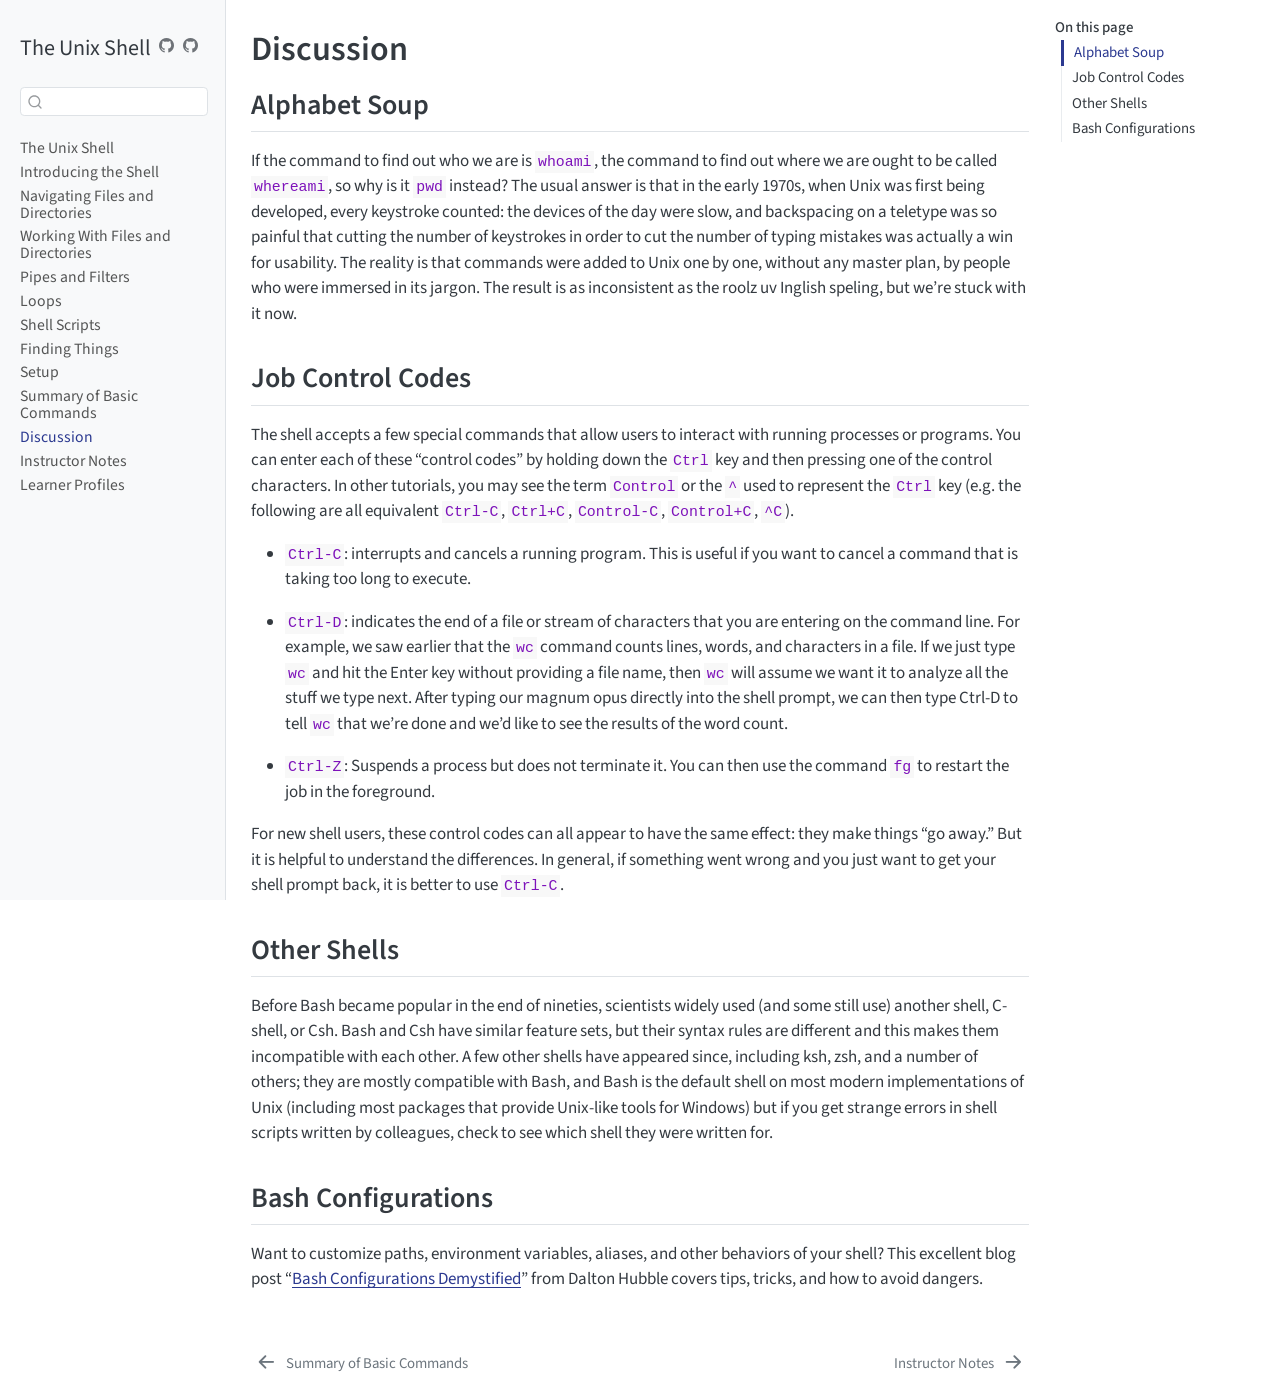
<file: docs/discuss.html>
<!DOCTYPE html>
<html xmlns="http://www.w3.org/1999/xhtml" lang="en" xml:lang="en"><head>

<meta charset="utf-8">
<meta name="generator" content="quarto-1.9.38">

<meta name="viewport" content="width=device-width, initial-scale=1.0, user-scalable=yes">


<title>Discussion – The Unix Shell</title>
<style>
/* Default styles provided by pandoc.
** See https://pandoc.org/MANUAL.html#variables-for-html for config info.
*/
code{white-space: pre-wrap;}
span.smallcaps{font-variant: small-caps;}
div.columns{display: flex; gap: min(4vw, 1.5em);}
div.column{flex: auto; overflow-x: auto;}
div.hanging-indent{margin-left: 1.5em; text-indent: -1.5em;}
ul.task-list{list-style: none;}
ul.task-list li input[type="checkbox"] {
  width: 0.8em;
  margin: 0 0.8em 0.2em -1em; /* quarto-specific, see https://github.com/quarto-dev/quarto-cli/issues/4556 */ 
  vertical-align: middle;
}
</style>


<script src="site_libs/quarto-nav/quarto-nav.js"></script>
<script src="site_libs/quarto-nav/headroom.min.js"></script>
<script src="site_libs/clipboard/clipboard.min.js"></script>
<script src="site_libs/quarto-search/autocomplete.umd.js"></script>
<script src="site_libs/quarto-search/fuse.min.js"></script>
<script src="site_libs/quarto-search/quarto-search.js"></script>
<meta name="quarto:offset" content="./">
<link href="./instructor-notes.html" rel="next">
<link href="./reference.html" rel="prev">
<script src="site_libs/quarto-html/quarto.js" type="module"></script>
<script src="site_libs/quarto-html/tabsets/tabsets.js" type="module"></script>
<script src="site_libs/quarto-html/popper.min.js"></script>
<script src="site_libs/quarto-html/tippy.umd.min.js"></script>
<script src="site_libs/quarto-html/anchor.min.js"></script>
<link href="site_libs/quarto-html/tippy.css" rel="stylesheet">
<link href="site_libs/quarto-html/quarto-syntax-highlighting-15634bcf2e68342d4ad2dfa704d543f6.css" rel="stylesheet" id="quarto-text-highlighting-styles">
<script src="site_libs/bootstrap/bootstrap.min.js"></script>
<link href="site_libs/bootstrap/bootstrap-icons.css" rel="stylesheet">
<link href="site_libs/bootstrap/bootstrap-d099bbf68dda2fcb8e51eb793c421ddb.min.css" rel="stylesheet" append-hash="true" id="quarto-bootstrap" data-mode="light">
<script id="quarto-search-options" type="application/json">{
  "location": "sidebar",
  "copy-button": false,
  "collapse-after": 3,
  "panel-placement": "start",
  "type": "textbox",
  "limit": 50,
  "keyboard-shortcut": [
    "f",
    "/",
    "s"
  ],
  "show-item-context": false,
  "language": {
    "search-no-results-text": "No results",
    "search-matching-documents-text": "matching documents",
    "search-copy-link-title": "Copy link to search",
    "search-hide-matches-text": "Hide additional matches",
    "search-more-match-text": "more match in this document",
    "search-more-matches-text": "more matches in this document",
    "search-clear-button-title": "Clear",
    "search-text-placeholder": "",
    "search-detached-cancel-button-title": "Cancel",
    "search-submit-button-title": "Submit",
    "search-label": "Search"
  }
}</script>


</head>

<body class="nav-sidebar docked quarto-light">

<div id="quarto-search-results"></div>
  <header id="quarto-header" class="headroom fixed-top">
  <nav class="quarto-secondary-nav">
    <div class="container-fluid d-flex">
      <button type="button" class="quarto-btn-toggle btn" data-bs-toggle="collapse" role="button" data-bs-target=".quarto-sidebar-collapse-item" aria-controls="quarto-sidebar" aria-expanded="false" aria-label="Toggle sidebar navigation" onclick="if (window.quartoToggleHeadroom) { window.quartoToggleHeadroom(); }">
        <i class="bi bi-layout-text-sidebar-reverse"></i>
      </button>
        <nav class="quarto-page-breadcrumbs" aria-label="breadcrumb"><ol class="breadcrumb"><li class="breadcrumb-item"><a href="./discuss.html"><span class="chapter-title">Discussion</span></a></li></ol></nav>
        <a class="flex-grow-1" role="navigation" data-bs-toggle="collapse" data-bs-target=".quarto-sidebar-collapse-item" aria-controls="quarto-sidebar" aria-expanded="false" aria-label="Toggle sidebar navigation" onclick="if (window.quartoToggleHeadroom) { window.quartoToggleHeadroom(); }">      
        </a>
      <button type="button" class="btn quarto-search-button" aria-label="Search" onclick="window.quartoOpenSearch();">
        <i class="bi bi-search"></i>
      </button>
    </div>
  </nav>
</header>
<!-- content -->
<div id="quarto-content" class="quarto-container page-columns page-rows-contents page-layout-article">
<!-- sidebar -->
  <nav id="quarto-sidebar" class="sidebar collapse collapse-horizontal quarto-sidebar-collapse-item sidebar-navigation docked overflow-auto">
    <div class="pt-lg-2 mt-2 text-left sidebar-header">
    <div class="sidebar-title mb-0 py-0">
      <a href="./">The Unix Shell</a> 
        <div class="sidebar-tools-main">
    <a href="https://github.com/swcarpentry/shell-novice" title="" class="quarto-navigation-tool px-1" aria-label=""><i class="bi bi-github"></i></a>
    <a href="https://github.com/swcarpentry/shell-novice" title="Source Code" class="quarto-navigation-tool px-1" aria-label="Source Code"><i class="bi bi-github"></i></a>
</div>
    </div>
      </div>
        <div class="mt-2 flex-shrink-0 align-items-center">
        <div class="sidebar-search">
        <div id="quarto-search" class="" title="Search"></div>
        </div>
        </div>
    <div class="sidebar-menu-container"> 
    <ul class="list-unstyled mt-1">
        <li class="sidebar-item">
  <div class="sidebar-item-container"> 
  <a href="./index.html" class="sidebar-item-text sidebar-link"><span class="chapter-title">The Unix Shell</span></a>
  </div>
</li>
        <li class="sidebar-item">
  <div class="sidebar-item-container"> 
  <a href="./01-intro.html" class="sidebar-item-text sidebar-link"><span class="chapter-title">Introducing the Shell</span></a>
  </div>
</li>
        <li class="sidebar-item">
  <div class="sidebar-item-container"> 
  <a href="./02-filedir.html" class="sidebar-item-text sidebar-link"><span class="chapter-title">Navigating Files and Directories</span></a>
  </div>
</li>
        <li class="sidebar-item">
  <div class="sidebar-item-container"> 
  <a href="./03-create.html" class="sidebar-item-text sidebar-link"><span class="chapter-title">Working With Files and Directories</span></a>
  </div>
</li>
        <li class="sidebar-item">
  <div class="sidebar-item-container"> 
  <a href="./04-pipefilter.html" class="sidebar-item-text sidebar-link"><span class="chapter-title">Pipes and Filters</span></a>
  </div>
</li>
        <li class="sidebar-item">
  <div class="sidebar-item-container"> 
  <a href="./05-loop.html" class="sidebar-item-text sidebar-link"><span class="chapter-title">Loops</span></a>
  </div>
</li>
        <li class="sidebar-item">
  <div class="sidebar-item-container"> 
  <a href="./06-script.html" class="sidebar-item-text sidebar-link"><span class="chapter-title">Shell Scripts</span></a>
  </div>
</li>
        <li class="sidebar-item">
  <div class="sidebar-item-container"> 
  <a href="./07-find.html" class="sidebar-item-text sidebar-link"><span class="chapter-title">Finding Things</span></a>
  </div>
</li>
        <li class="sidebar-item">
  <div class="sidebar-item-container"> 
  <a href="./setup.html" class="sidebar-item-text sidebar-link"><span class="chapter-title">Setup</span></a>
  </div>
</li>
        <li class="sidebar-item">
  <div class="sidebar-item-container"> 
  <a href="./reference.html" class="sidebar-item-text sidebar-link"><span class="chapter-title">Summary of Basic Commands</span></a>
  </div>
</li>
        <li class="sidebar-item">
  <div class="sidebar-item-container"> 
  <a href="./discuss.html" class="sidebar-item-text sidebar-link active"><span class="chapter-title">Discussion</span></a>
  </div>
</li>
        <li class="sidebar-item">
  <div class="sidebar-item-container"> 
  <a href="./instructor-notes.html" class="sidebar-item-text sidebar-link"><span class="chapter-title">Instructor Notes</span></a>
  </div>
</li>
        <li class="sidebar-item">
  <div class="sidebar-item-container"> 
  <a href="./learner-profiles.html" class="sidebar-item-text sidebar-link"><span class="chapter-title">Learner Profiles</span></a>
  </div>
</li>
    </ul>
    </div>
</nav>
<div id="quarto-sidebar-glass" class="quarto-sidebar-collapse-item" data-bs-toggle="collapse" data-bs-target=".quarto-sidebar-collapse-item"></div>
<!-- margin-sidebar -->
    <div id="quarto-margin-sidebar" class="sidebar margin-sidebar">
        <nav id="TOC" role="doc-toc" class="toc-active">
    <h2 id="toc-title">On this page</h2>
   
  <ul>
  <li><a href="#alphabet-soup" id="toc-alphabet-soup" class="nav-link active" data-scroll-target="#alphabet-soup">Alphabet Soup</a></li>
  <li><a href="#job-control-codes" id="toc-job-control-codes" class="nav-link" data-scroll-target="#job-control-codes">Job Control Codes</a></li>
  <li><a href="#other-shells" id="toc-other-shells" class="nav-link" data-scroll-target="#other-shells">Other Shells</a></li>
  <li><a href="#bash-configurations" id="toc-bash-configurations" class="nav-link" data-scroll-target="#bash-configurations">Bash Configurations</a></li>
  </ul>
</nav>
    </div>
<!-- main -->
<main class="content" id="quarto-document-content">

<header id="title-block-header" class="quarto-title-block default">
<div class="quarto-title">
<h1 class="title"><span class="chapter-title">Discussion</span></h1>
</div>



<div class="quarto-title-meta">

    
  
    
  </div>
  


</header>


<section id="alphabet-soup" class="level2">
<h2 class="anchored" data-anchor-id="alphabet-soup">Alphabet Soup</h2>
<p>If the command to find out who we are is <code>whoami</code>, the command to find out where we are ought to be called <code>whereami</code>, so why is it <code>pwd</code> instead? The usual answer is that in the early 1970s, when Unix was first being developed, every keystroke counted: the devices of the day were slow, and backspacing on a teletype was so painful that cutting the number of keystrokes in order to cut the number of typing mistakes was actually a win for usability. The reality is that commands were added to Unix one by one, without any master plan, by people who were immersed in its jargon. The result is as inconsistent as the roolz uv Inglish speling, but we’re stuck with it now.</p>
</section>
<section id="job-control-codes" class="level2">
<h2 class="anchored" data-anchor-id="job-control-codes">Job Control Codes</h2>
<p>The shell accepts a few special commands that allow users to interact with running processes or programs. You can enter each of these “control codes” by holding down the <code>Ctrl</code> key and then pressing one of the control characters. In other tutorials, you may see the term <code>Control</code> or the <code>^</code> used to represent the <code>Ctrl</code> key (e.g.&nbsp;the following are all equivalent <code>Ctrl-C</code>, <code>Ctrl+C</code>, <code>Control-C</code>, <code>Control+C</code>, <code>^C</code>).</p>
<ul>
<li><p><code>Ctrl-C</code>: interrupts and cancels a running program. This is useful if you want to cancel a command that is taking too long to execute.</p></li>
<li><p><code>Ctrl-D</code>: indicates the end of a file or stream of characters that you are entering on the command line. For example, we saw earlier that the <code>wc</code> command counts lines, words, and characters in a file. If we just type <code>wc</code> and hit the Enter key without providing a file name, then <code>wc</code> will assume we want it to analyze all the stuff we type next. After typing our magnum opus directly into the shell prompt, we can then type Ctrl-D to tell <code>wc</code> that we’re done and we’d like to see the results of the word count.</p></li>
<li><p><code>Ctrl-Z</code>: Suspends a process but does not terminate it. You can then use the command <code>fg</code> to restart the job in the foreground.</p></li>
</ul>
<p>For new shell users, these control codes can all appear to have the same effect: they make things “go away.” But it is helpful to understand the differences. In general, if something went wrong and you just want to get your shell prompt back, it is better to use <code>Ctrl-C</code>.</p>
</section>
<section id="other-shells" class="level2">
<h2 class="anchored" data-anchor-id="other-shells">Other Shells</h2>
<p>Before Bash became popular in the end of nineties, scientists widely used (and some still use) another shell, C-shell, or Csh. Bash and Csh have similar feature sets, but their syntax rules are different and this makes them incompatible with each other. A few other shells have appeared since, including ksh, zsh, and a number of others; they are mostly compatible with Bash, and Bash is the default shell on most modern implementations of Unix (including most packages that provide Unix-like tools for Windows) but if you get strange errors in shell scripts written by colleagues, check to see which shell they were written for.</p>
</section>
<section id="bash-configurations" class="level2">
<h2 class="anchored" data-anchor-id="bash-configurations">Bash Configurations</h2>
<p>Want to customize paths, environment variables, aliases, and other behaviors of your shell? This excellent blog post “<a href="https://blog.dghubble.io/posts/.bashprofile-.profile-and-.bashrc-conventions/">Bash Configurations Demystified</a>” from Dalton Hubble covers tips, tricks, and how to avoid dangers.</p>


</section>

</main> <!-- /main -->
<script id="quarto-html-after-body" type="application/javascript">
  window.document.addEventListener("DOMContentLoaded", function (event) {
    const icon = "";
    const anchorJS = new window.AnchorJS();
    anchorJS.options = {
      placement: 'right',
      icon: icon
    };
    anchorJS.add('.anchored');
    const isCodeAnnotation = (el) => {
      for (const clz of el.classList) {
        if (clz.startsWith('code-annotation-')) {                     
          return true;
        }
      }
      return false;
    }
    const onCopySuccess = function(e) {
      // button target
      const button = e.trigger;
      // don't keep focus
      button.blur();
      // flash "checked"
      button.classList.add('code-copy-button-checked');
      var currentTitle = button.getAttribute("title");
      button.setAttribute("title", "Copied!");
      let tooltip;
      if (window.bootstrap) {
        button.setAttribute("data-bs-toggle", "tooltip");
        button.setAttribute("data-bs-placement", "left");
        button.setAttribute("data-bs-title", "Copied!");
        tooltip = new bootstrap.Tooltip(button, 
          { trigger: "manual", 
            customClass: "code-copy-button-tooltip",
            offset: [0, -8]});
        tooltip.show();    
      }
      setTimeout(function() {
        if (tooltip) {
          tooltip.hide();
          button.removeAttribute("data-bs-title");
          button.removeAttribute("data-bs-toggle");
          button.removeAttribute("data-bs-placement");
        }
        button.setAttribute("title", currentTitle);
        button.classList.remove('code-copy-button-checked');
      }, 1000);
      // clear code selection
      e.clearSelection();
    }
    const getTextToCopy = function(trigger) {
      const outerScaffold = trigger.parentElement.cloneNode(true);
      const codeEl = outerScaffold.querySelector('code');
      for (const childEl of codeEl.children) {
        if (isCodeAnnotation(childEl)) {
          childEl.remove();
        }
      }
      return codeEl.innerText;
    }
    const clipboard = new window.ClipboardJS('.code-copy-button:not([data-in-quarto-modal])', {
      text: getTextToCopy
    });
    clipboard.on('success', onCopySuccess);
    if (window.document.getElementById('quarto-embedded-source-code-modal')) {
      const clipboardModal = new window.ClipboardJS('.code-copy-button[data-in-quarto-modal]', {
        text: getTextToCopy,
        container: window.document.getElementById('quarto-embedded-source-code-modal')
      });
      clipboardModal.on('success', onCopySuccess);
    }
      var localhostRegex = new RegExp(/^(?:http|https):\/\/localhost\:?[0-9]*\//);
      var mailtoRegex = new RegExp(/^mailto:/);
        var filterRegex = new RegExp('/' + window.location.host + '/');
      var isInternal = (href) => {
          return filterRegex.test(href) || localhostRegex.test(href) || mailtoRegex.test(href);
      }
      // Inspect non-navigation links and adorn them if external
     var links = window.document.querySelectorAll('a[href]:not(.nav-link):not(.navbar-brand):not(.toc-action):not(.sidebar-link):not(.sidebar-item-toggle):not(.pagination-link):not(.no-external):not([aria-hidden]):not(.dropdown-item):not(.quarto-navigation-tool):not(.about-link)');
      for (var i=0; i<links.length; i++) {
        const link = links[i];
        if (!isInternal(link.href)) {
          // undo the damage that might have been done by quarto-nav.js in the case of
          // links that we want to consider external
          if (link.dataset.originalHref !== undefined) {
            link.href = link.dataset.originalHref;
          }
        }
      }
    function tippyHover(el, contentFn, onTriggerFn, onUntriggerFn) {
      const config = {
        allowHTML: true,
        maxWidth: 500,
        delay: 100,
        arrow: false,
        appendTo: function(el) {
            return el.parentElement;
        },
        interactive: true,
        interactiveBorder: 10,
        theme: 'quarto',
        placement: 'bottom-start',
      };
      if (contentFn) {
        config.content = contentFn;
      }
      if (onTriggerFn) {
        config.onTrigger = onTriggerFn;
      }
      if (onUntriggerFn) {
        config.onUntrigger = onUntriggerFn;
      }
      window.tippy(el, config); 
    }
    const noterefs = window.document.querySelectorAll('a[role="doc-noteref"]');
    for (var i=0; i<noterefs.length; i++) {
      const ref = noterefs[i];
      tippyHover(ref, function() {
        // use id or data attribute instead here
        let href = ref.getAttribute('data-footnote-href') || ref.getAttribute('href');
        try { href = new URL(href).hash; } catch {}
        const id = href.replace(/^#\/?/, "");
        const note = window.document.getElementById(id);
        if (note) {
          return note.innerHTML;
        } else {
          return "";
        }
      });
    }
    const xrefs = window.document.querySelectorAll('a.quarto-xref');
    const processXRef = (id, note) => {
      // Strip column container classes
      const stripColumnClz = (el) => {
        el.classList.remove("page-full", "page-columns");
        if (el.children) {
          for (const child of el.children) {
            stripColumnClz(child);
          }
        }
      }
      stripColumnClz(note)
      if (id === null || id.startsWith('sec-')) {
        // Special case sections, only their first couple elements
        const container = document.createElement("div");
        if (note.children && note.children.length > 2) {
          container.appendChild(note.children[0].cloneNode(true));
          for (let i = 1; i < note.children.length; i++) {
            const child = note.children[i];
            if (child.tagName === "P" && child.innerText === "") {
              continue;
            } else {
              container.appendChild(child.cloneNode(true));
              break;
            }
          }
          if (window.Quarto?.typesetMath) {
            window.Quarto.typesetMath(container);
          }
          return container.innerHTML
        } else {
          if (window.Quarto?.typesetMath) {
            window.Quarto.typesetMath(note);
          }
          return note.innerHTML;
        }
      } else {
        // Remove any anchor links if they are present
        const anchorLink = note.querySelector('a.anchorjs-link');
        if (anchorLink) {
          anchorLink.remove();
        }
        if (window.Quarto?.typesetMath) {
          window.Quarto.typesetMath(note);
        }
        if (note.classList.contains("callout")) {
          return note.outerHTML;
        } else {
          return note.innerHTML;
        }
      }
    }
    for (var i=0; i<xrefs.length; i++) {
      const xref = xrefs[i];
      tippyHover(xref, undefined, function(instance) {
        instance.disable();
        let url = xref.getAttribute('href');
        let hash = undefined; 
        if (url.startsWith('#')) {
          hash = url;
        } else {
          try { hash = new URL(url).hash; } catch {}
        }
        if (hash) {
          const id = hash.replace(/^#\/?/, "");
          const note = window.document.getElementById(id);
          if (note !== null) {
            try {
              const html = processXRef(id, note.cloneNode(true));
              instance.setContent(html);
            } finally {
              instance.enable();
              instance.show();
            }
          } else {
            // See if we can fetch this
            fetch(url.split('#')[0])
            .then(res => res.text())
            .then(html => {
              const parser = new DOMParser();
              const htmlDoc = parser.parseFromString(html, "text/html");
              const note = htmlDoc.getElementById(id);
              if (note !== null) {
                const html = processXRef(id, note);
                instance.setContent(html);
              } 
            }).finally(() => {
              instance.enable();
              instance.show();
            });
          }
        } else {
          // See if we can fetch a full url (with no hash to target)
          // This is a special case and we should probably do some content thinning / targeting
          fetch(url)
          .then(res => res.text())
          .then(html => {
            const parser = new DOMParser();
            const htmlDoc = parser.parseFromString(html, "text/html");
            const note = htmlDoc.querySelector('main.content');
            if (note !== null) {
              // This should only happen for chapter cross references
              // (since there is no id in the URL)
              // remove the first header
              if (note.children.length > 0 && note.children[0].tagName === "HEADER") {
                note.children[0].remove();
              }
              const html = processXRef(null, note);
              instance.setContent(html);
            } 
          }).finally(() => {
            instance.enable();
            instance.show();
          });
        }
      }, function(instance) {
      });
    }
        let selectedAnnoteEl;
        const selectorForAnnotation = ( cell, annotation) => {
          let cellAttr = 'data-code-cell="' + cell + '"';
          let lineAttr = 'data-code-annotation="' +  annotation + '"';
          const selector = 'span[' + cellAttr + '][' + lineAttr + ']';
          return selector;
        }
        const selectCodeLines = (annoteEl) => {
          const doc = window.document;
          const targetCell = annoteEl.getAttribute("data-target-cell");
          const targetAnnotation = annoteEl.getAttribute("data-target-annotation");
          const annoteSpan = window.document.querySelector(selectorForAnnotation(targetCell, targetAnnotation));
          const lines = annoteSpan.getAttribute("data-code-lines").split(",");
          const lineIds = lines.map((line) => {
            return targetCell + "-" + line;
          })
          let top = null;
          let height = null;
          let parent = null;
          if (lineIds.length > 0) {
              //compute the position of the single el (top and bottom and make a div)
              const el = window.document.getElementById(lineIds[0]);
              top = el.offsetTop;
              height = el.offsetHeight;
              parent = el.parentElement.parentElement;
            if (lineIds.length > 1) {
              const lastEl = window.document.getElementById(lineIds[lineIds.length - 1]);
              const bottom = lastEl.offsetTop + lastEl.offsetHeight;
              height = bottom - top;
            }
            if (top !== null && height !== null && parent !== null) {
              // cook up a div (if necessary) and position it 
              let div = window.document.getElementById("code-annotation-line-highlight");
              if (div === null) {
                div = window.document.createElement("div");
                div.setAttribute("id", "code-annotation-line-highlight");
                div.style.position = 'absolute';
                parent.appendChild(div);
              }
              div.style.top = top - 2 + "px";
              div.style.height = height + 4 + "px";
              div.style.left = 0;
              let gutterDiv = window.document.getElementById("code-annotation-line-highlight-gutter");
              if (gutterDiv === null) {
                gutterDiv = window.document.createElement("div");
                gutterDiv.setAttribute("id", "code-annotation-line-highlight-gutter");
                gutterDiv.style.position = 'absolute';
                const codeCell = window.document.getElementById(targetCell);
                const gutter = codeCell.querySelector('.code-annotation-gutter');
                gutter.appendChild(gutterDiv);
              }
              gutterDiv.style.top = top - 2 + "px";
              gutterDiv.style.height = height + 4 + "px";
            }
            selectedAnnoteEl = annoteEl;
          }
        };
        const unselectCodeLines = () => {
          const elementsIds = ["code-annotation-line-highlight", "code-annotation-line-highlight-gutter"];
          elementsIds.forEach((elId) => {
            const div = window.document.getElementById(elId);
            if (div) {
              div.remove();
            }
          });
          selectedAnnoteEl = undefined;
        };
          // Handle positioning of the toggle
      window.addEventListener(
        "resize",
        throttle(() => {
          elRect = undefined;
          if (selectedAnnoteEl) {
            selectCodeLines(selectedAnnoteEl);
          }
        }, 10)
      );
      function throttle(fn, ms) {
      let throttle = false;
      let timer;
        return (...args) => {
          if(!throttle) { // first call gets through
              fn.apply(this, args);
              throttle = true;
          } else { // all the others get throttled
              if(timer) clearTimeout(timer); // cancel #2
              timer = setTimeout(() => {
                fn.apply(this, args);
                timer = throttle = false;
              }, ms);
          }
        };
      }
        // Attach click handler to the DT
        const annoteDls = window.document.querySelectorAll('dt[data-target-cell]');
        for (const annoteDlNode of annoteDls) {
          annoteDlNode.addEventListener('click', (event) => {
            const clickedEl = event.target;
            if (clickedEl !== selectedAnnoteEl) {
              unselectCodeLines();
              const activeEl = window.document.querySelector('dt[data-target-cell].code-annotation-active');
              if (activeEl) {
                activeEl.classList.remove('code-annotation-active');
              }
              selectCodeLines(clickedEl);
              clickedEl.classList.add('code-annotation-active');
            } else {
              // Unselect the line
              unselectCodeLines();
              clickedEl.classList.remove('code-annotation-active');
            }
          });
        }
    const findCites = (el) => {
      const parentEl = el.parentElement;
      if (parentEl) {
        const cites = parentEl.dataset.cites;
        if (cites) {
          return {
            el,
            cites: cites.split(' ')
          };
        } else {
          return findCites(el.parentElement)
        }
      } else {
        return undefined;
      }
    };
    var bibliorefs = window.document.querySelectorAll('a[role="doc-biblioref"]');
    for (var i=0; i<bibliorefs.length; i++) {
      const ref = bibliorefs[i];
      const citeInfo = findCites(ref);
      if (citeInfo) {
        tippyHover(citeInfo.el, function() {
          var popup = window.document.createElement('div');
          citeInfo.cites.forEach(function(cite) {
            var citeDiv = window.document.createElement('div');
            citeDiv.classList.add('hanging-indent');
            citeDiv.classList.add('csl-entry');
            var biblioDiv = window.document.getElementById('ref-' + cite);
            if (biblioDiv) {
              citeDiv.innerHTML = biblioDiv.innerHTML;
            }
            popup.appendChild(citeDiv);
          });
          return popup.innerHTML;
        });
      }
    }
  });
  </script>
<nav class="page-navigation">
  <div class="nav-page nav-page-previous">
      <a href="./reference.html" class="pagination-link" aria-label="Summary of Basic Commands">
        <i class="bi bi-arrow-left-short"></i> <span class="nav-page-text"><span class="chapter-title">Summary of Basic Commands</span></span>
      </a>          
  </div>
  <div class="nav-page nav-page-next">
      <a href="./instructor-notes.html" class="pagination-link" aria-label="Instructor Notes">
        <span class="nav-page-text"><span class="chapter-title">Instructor Notes</span></span> <i class="bi bi-arrow-right-short"></i>
      </a>
  </div>
</nav>
</div> <!-- /content -->




</body></html>
</file>
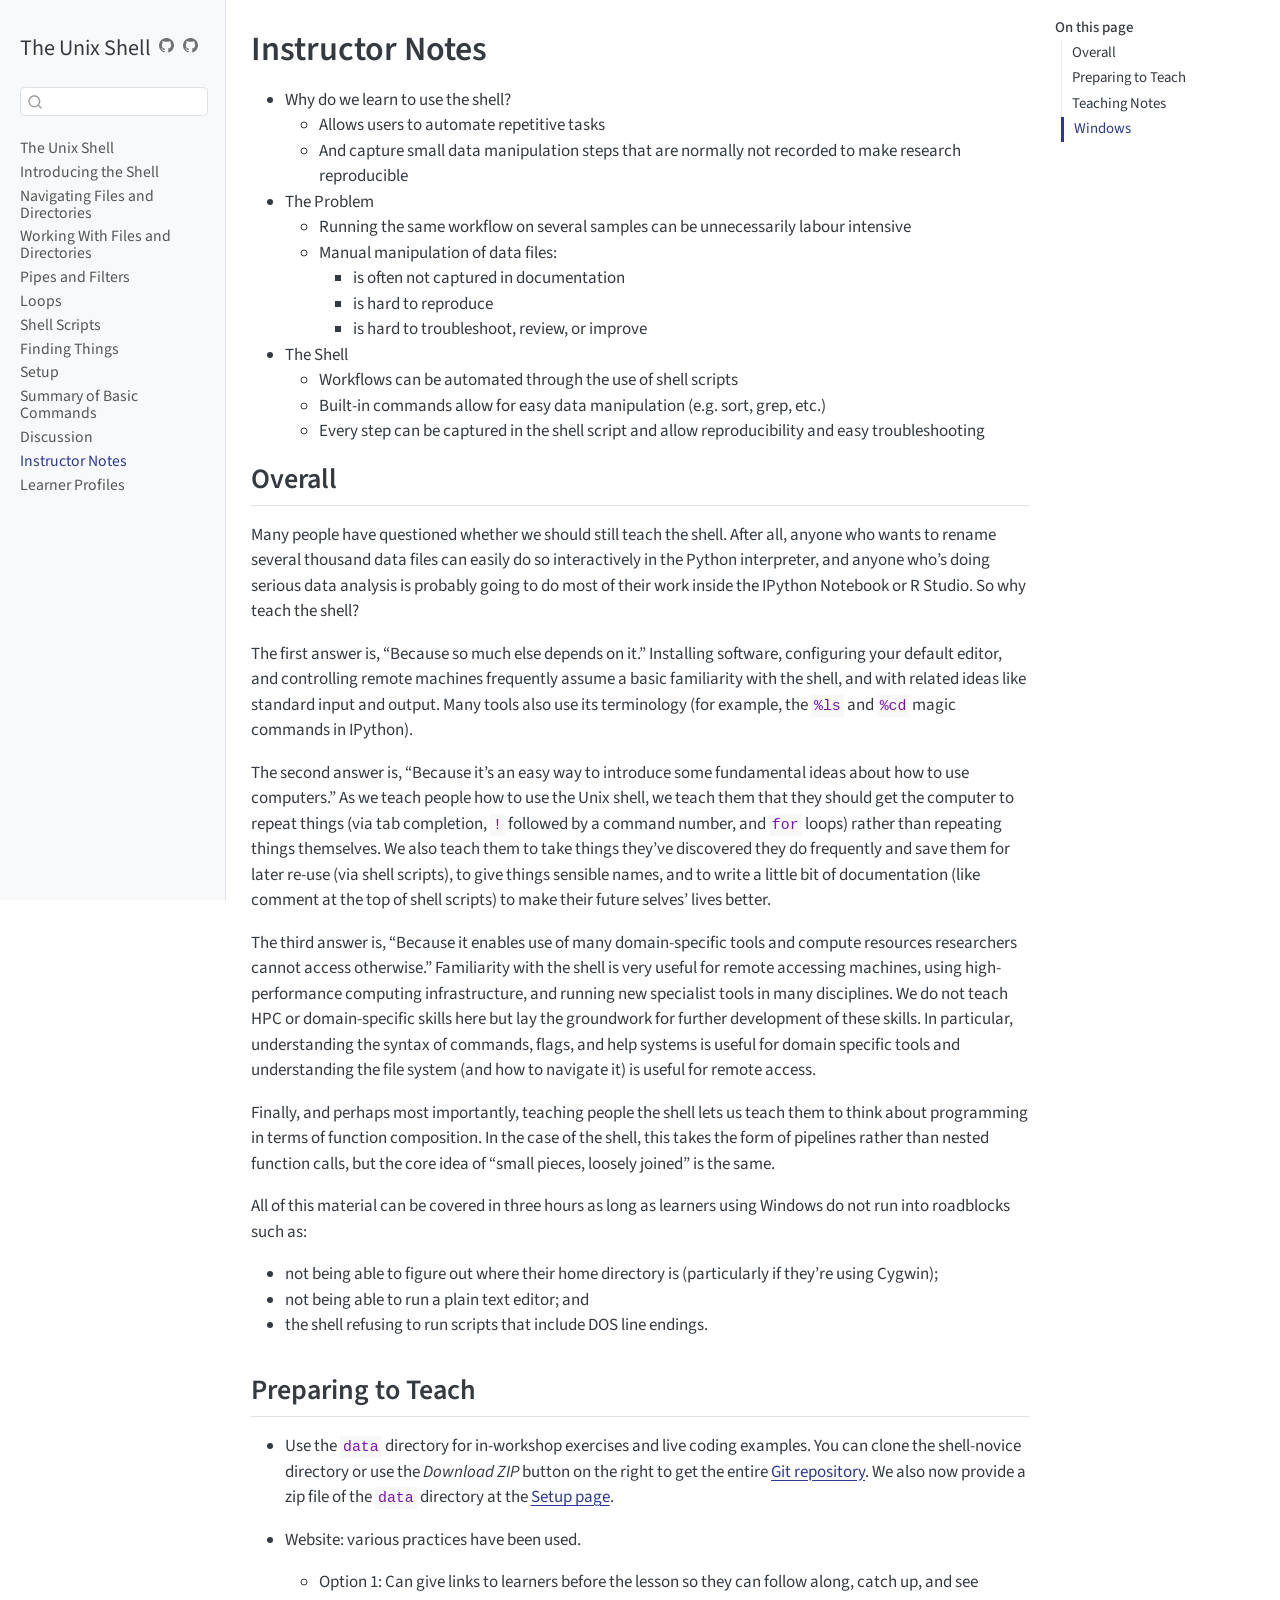
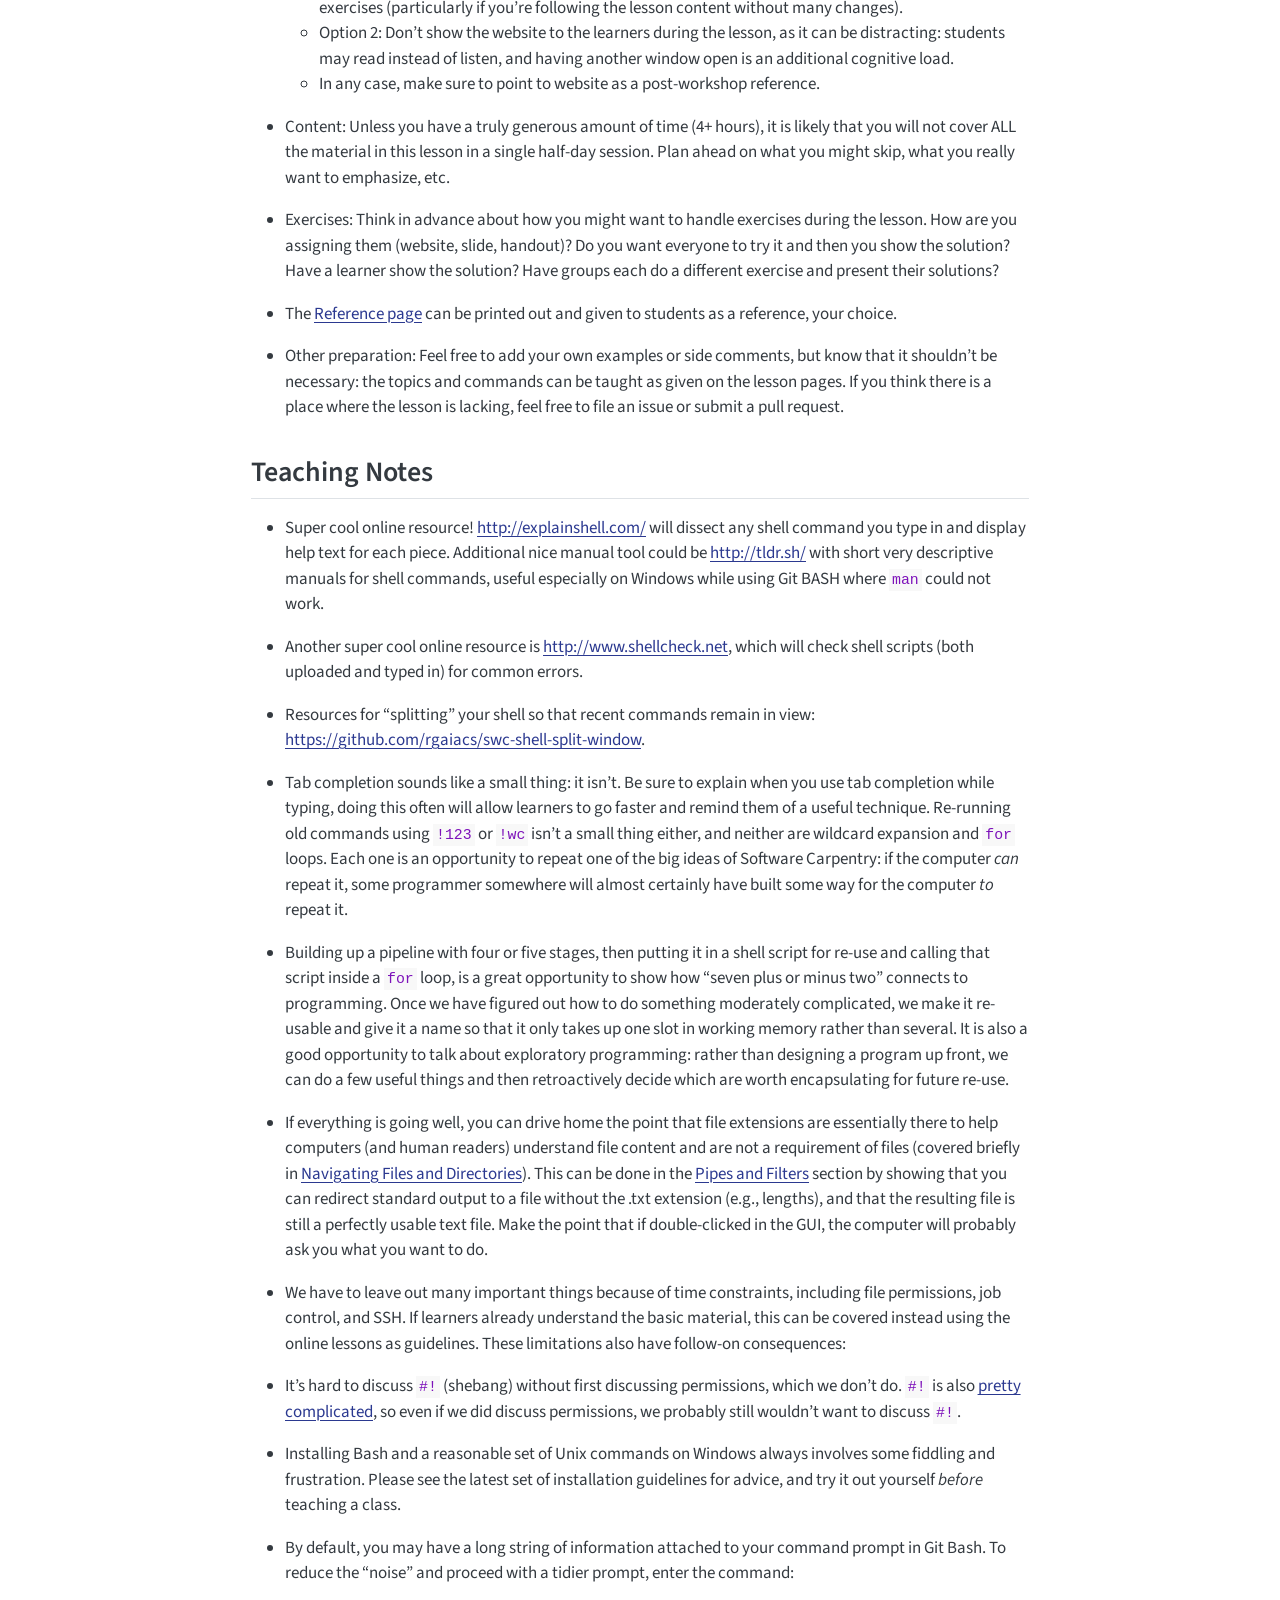
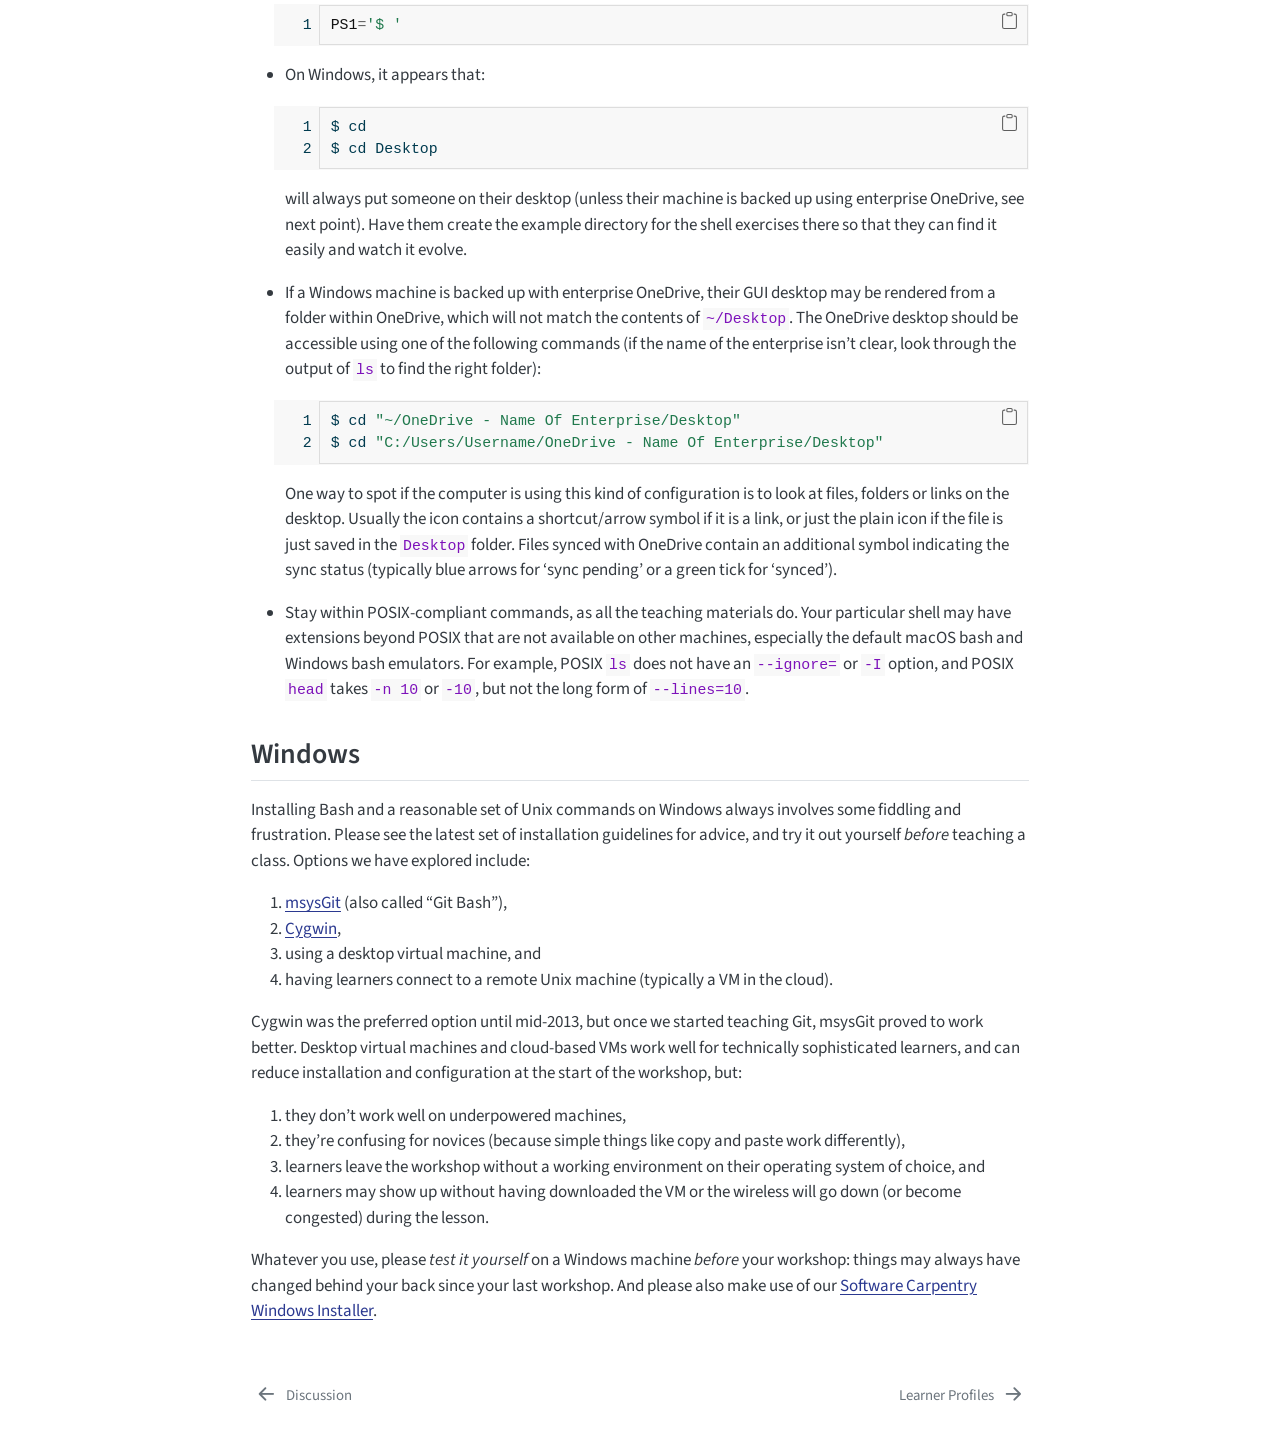
<file: docs/instructor-notes.html>
<!DOCTYPE html>
<html xmlns="http://www.w3.org/1999/xhtml" lang="en" xml:lang="en"><head>

<meta charset="utf-8">
<meta name="generator" content="quarto-1.9.38">

<meta name="viewport" content="width=device-width, initial-scale=1.0, user-scalable=yes">


<title>Instructor Notes – The Unix Shell</title>
<style>
/* Default styles provided by pandoc.
** See https://pandoc.org/MANUAL.html#variables-for-html for config info.
*/
code{white-space: pre-wrap;}
span.smallcaps{font-variant: small-caps;}
div.columns{display: flex; gap: min(4vw, 1.5em);}
div.column{flex: auto; overflow-x: auto;}
div.hanging-indent{margin-left: 1.5em; text-indent: -1.5em;}
ul.task-list{list-style: none;}
ul.task-list li input[type="checkbox"] {
  width: 0.8em;
  margin: 0 0.8em 0.2em -1em; /* quarto-specific, see https://github.com/quarto-dev/quarto-cli/issues/4556 */ 
  vertical-align: middle;
}
/* CSS for syntax highlighting */
html { -webkit-text-size-adjust: 100%; }
pre > code.sourceCode { white-space: pre; position: relative; }
pre > code.sourceCode > span { display: inline-block; line-height: 1.25; }
pre > code.sourceCode > span:empty { height: 1.2em; }
.sourceCode { overflow: visible; }
code.sourceCode > span { color: inherit; text-decoration: inherit; }
div.sourceCode { margin: 1em 0; }
pre.sourceCode { margin: 0; }
@media screen {
div.sourceCode { overflow: auto; }
}
@media print {
pre > code.sourceCode { white-space: pre-wrap; }
pre > code.sourceCode > span { text-indent: -5em; padding-left: 5em; }
}
pre.numberSource code
  { counter-reset: source-line 0; }
pre.numberSource code > span
  { position: relative; left: -4em; counter-increment: source-line; }
pre.numberSource code > span > a:first-child::before
  { content: counter(source-line);
    position: relative; left: -1em; text-align: right; vertical-align: baseline;
    border: none; display: inline-block;
    -webkit-touch-callout: none; -webkit-user-select: none;
    -khtml-user-select: none; -moz-user-select: none;
    -ms-user-select: none; user-select: none;
    padding: 0 4px; width: 4em;
  }
pre.numberSource { margin-left: 3em;  padding-left: 4px; }
div.sourceCode
  {   }
@media screen {
pre > code.sourceCode > span > a:first-child::before { text-decoration: underline; }
}
</style>


<script src="site_libs/quarto-nav/quarto-nav.js"></script>
<script src="site_libs/quarto-nav/headroom.min.js"></script>
<script src="site_libs/clipboard/clipboard.min.js"></script>
<script src="site_libs/quarto-search/autocomplete.umd.js"></script>
<script src="site_libs/quarto-search/fuse.min.js"></script>
<script src="site_libs/quarto-search/quarto-search.js"></script>
<meta name="quarto:offset" content="./">
<link href="./learner-profiles.html" rel="next">
<link href="./discuss.html" rel="prev">
<script src="site_libs/quarto-html/quarto.js" type="module"></script>
<script src="site_libs/quarto-html/tabsets/tabsets.js" type="module"></script>
<script src="site_libs/quarto-html/popper.min.js"></script>
<script src="site_libs/quarto-html/tippy.umd.min.js"></script>
<script src="site_libs/quarto-html/anchor.min.js"></script>
<link href="site_libs/quarto-html/tippy.css" rel="stylesheet">
<link href="site_libs/quarto-html/quarto-syntax-highlighting-15634bcf2e68342d4ad2dfa704d543f6.css" rel="stylesheet" id="quarto-text-highlighting-styles">
<script src="site_libs/bootstrap/bootstrap.min.js"></script>
<link href="site_libs/bootstrap/bootstrap-icons.css" rel="stylesheet">
<link href="site_libs/bootstrap/bootstrap-d099bbf68dda2fcb8e51eb793c421ddb.min.css" rel="stylesheet" append-hash="true" id="quarto-bootstrap" data-mode="light">
<script id="quarto-search-options" type="application/json">{
  "location": "sidebar",
  "copy-button": false,
  "collapse-after": 3,
  "panel-placement": "start",
  "type": "textbox",
  "limit": 50,
  "keyboard-shortcut": [
    "f",
    "/",
    "s"
  ],
  "show-item-context": false,
  "language": {
    "search-no-results-text": "No results",
    "search-matching-documents-text": "matching documents",
    "search-copy-link-title": "Copy link to search",
    "search-hide-matches-text": "Hide additional matches",
    "search-more-match-text": "more match in this document",
    "search-more-matches-text": "more matches in this document",
    "search-clear-button-title": "Clear",
    "search-text-placeholder": "",
    "search-detached-cancel-button-title": "Cancel",
    "search-submit-button-title": "Submit",
    "search-label": "Search"
  }
}</script>


</head>

<body class="nav-sidebar docked quarto-light">

<div id="quarto-search-results"></div>
  <header id="quarto-header" class="headroom fixed-top">
  <nav class="quarto-secondary-nav">
    <div class="container-fluid d-flex">
      <button type="button" class="quarto-btn-toggle btn" data-bs-toggle="collapse" role="button" data-bs-target=".quarto-sidebar-collapse-item" aria-controls="quarto-sidebar" aria-expanded="false" aria-label="Toggle sidebar navigation" onclick="if (window.quartoToggleHeadroom) { window.quartoToggleHeadroom(); }">
        <i class="bi bi-layout-text-sidebar-reverse"></i>
      </button>
        <nav class="quarto-page-breadcrumbs" aria-label="breadcrumb"><ol class="breadcrumb"><li class="breadcrumb-item"><a href="./instructor-notes.html"><span class="chapter-title">Instructor Notes</span></a></li></ol></nav>
        <a class="flex-grow-1" role="navigation" data-bs-toggle="collapse" data-bs-target=".quarto-sidebar-collapse-item" aria-controls="quarto-sidebar" aria-expanded="false" aria-label="Toggle sidebar navigation" onclick="if (window.quartoToggleHeadroom) { window.quartoToggleHeadroom(); }">      
        </a>
      <button type="button" class="btn quarto-search-button" aria-label="Search" onclick="window.quartoOpenSearch();">
        <i class="bi bi-search"></i>
      </button>
    </div>
  </nav>
</header>
<!-- content -->
<div id="quarto-content" class="quarto-container page-columns page-rows-contents page-layout-article">
<!-- sidebar -->
  <nav id="quarto-sidebar" class="sidebar collapse collapse-horizontal quarto-sidebar-collapse-item sidebar-navigation docked overflow-auto">
    <div class="pt-lg-2 mt-2 text-left sidebar-header">
    <div class="sidebar-title mb-0 py-0">
      <a href="./">The Unix Shell</a> 
        <div class="sidebar-tools-main">
    <a href="https://github.com/swcarpentry/shell-novice" title="" class="quarto-navigation-tool px-1" aria-label=""><i class="bi bi-github"></i></a>
    <a href="https://github.com/swcarpentry/shell-novice" title="Source Code" class="quarto-navigation-tool px-1" aria-label="Source Code"><i class="bi bi-github"></i></a>
</div>
    </div>
      </div>
        <div class="mt-2 flex-shrink-0 align-items-center">
        <div class="sidebar-search">
        <div id="quarto-search" class="" title="Search"></div>
        </div>
        </div>
    <div class="sidebar-menu-container"> 
    <ul class="list-unstyled mt-1">
        <li class="sidebar-item">
  <div class="sidebar-item-container"> 
  <a href="./index.html" class="sidebar-item-text sidebar-link"><span class="chapter-title">The Unix Shell</span></a>
  </div>
</li>
        <li class="sidebar-item">
  <div class="sidebar-item-container"> 
  <a href="./01-intro.html" class="sidebar-item-text sidebar-link"><span class="chapter-title">Introducing the Shell</span></a>
  </div>
</li>
        <li class="sidebar-item">
  <div class="sidebar-item-container"> 
  <a href="./02-filedir.html" class="sidebar-item-text sidebar-link"><span class="chapter-title">Navigating Files and Directories</span></a>
  </div>
</li>
        <li class="sidebar-item">
  <div class="sidebar-item-container"> 
  <a href="./03-create.html" class="sidebar-item-text sidebar-link"><span class="chapter-title">Working With Files and Directories</span></a>
  </div>
</li>
        <li class="sidebar-item">
  <div class="sidebar-item-container"> 
  <a href="./04-pipefilter.html" class="sidebar-item-text sidebar-link"><span class="chapter-title">Pipes and Filters</span></a>
  </div>
</li>
        <li class="sidebar-item">
  <div class="sidebar-item-container"> 
  <a href="./05-loop.html" class="sidebar-item-text sidebar-link"><span class="chapter-title">Loops</span></a>
  </div>
</li>
        <li class="sidebar-item">
  <div class="sidebar-item-container"> 
  <a href="./06-script.html" class="sidebar-item-text sidebar-link"><span class="chapter-title">Shell Scripts</span></a>
  </div>
</li>
        <li class="sidebar-item">
  <div class="sidebar-item-container"> 
  <a href="./07-find.html" class="sidebar-item-text sidebar-link"><span class="chapter-title">Finding Things</span></a>
  </div>
</li>
        <li class="sidebar-item">
  <div class="sidebar-item-container"> 
  <a href="./setup.html" class="sidebar-item-text sidebar-link"><span class="chapter-title">Setup</span></a>
  </div>
</li>
        <li class="sidebar-item">
  <div class="sidebar-item-container"> 
  <a href="./reference.html" class="sidebar-item-text sidebar-link"><span class="chapter-title">Summary of Basic Commands</span></a>
  </div>
</li>
        <li class="sidebar-item">
  <div class="sidebar-item-container"> 
  <a href="./discuss.html" class="sidebar-item-text sidebar-link"><span class="chapter-title">Discussion</span></a>
  </div>
</li>
        <li class="sidebar-item">
  <div class="sidebar-item-container"> 
  <a href="./instructor-notes.html" class="sidebar-item-text sidebar-link active"><span class="chapter-title">Instructor Notes</span></a>
  </div>
</li>
        <li class="sidebar-item">
  <div class="sidebar-item-container"> 
  <a href="./learner-profiles.html" class="sidebar-item-text sidebar-link"><span class="chapter-title">Learner Profiles</span></a>
  </div>
</li>
    </ul>
    </div>
</nav>
<div id="quarto-sidebar-glass" class="quarto-sidebar-collapse-item" data-bs-toggle="collapse" data-bs-target=".quarto-sidebar-collapse-item"></div>
<!-- margin-sidebar -->
    <div id="quarto-margin-sidebar" class="sidebar margin-sidebar">
        <nav id="TOC" role="doc-toc" class="toc-active">
    <h2 id="toc-title">On this page</h2>
   
  <ul>
  <li><a href="#overall" id="toc-overall" class="nav-link active" data-scroll-target="#overall">Overall</a></li>
  <li><a href="#preparing-to-teach" id="toc-preparing-to-teach" class="nav-link" data-scroll-target="#preparing-to-teach">Preparing to Teach</a></li>
  <li><a href="#teaching-notes" id="toc-teaching-notes" class="nav-link" data-scroll-target="#teaching-notes">Teaching Notes</a></li>
  <li><a href="#windows" id="toc-windows" class="nav-link" data-scroll-target="#windows">Windows</a></li>
  </ul>
</nav>
    </div>
<!-- main -->
<main class="content" id="quarto-document-content">

<header id="title-block-header" class="quarto-title-block default">
<div class="quarto-title">
<h1 class="title"><span class="chapter-title">Instructor Notes</span></h1>
</div>



<div class="quarto-title-meta">

    
  
    
  </div>
  


</header>


<ul>
<li>Why do we learn to use the shell?
<ul>
<li>Allows users to automate repetitive tasks</li>
<li>And capture small data manipulation steps that are normally not recorded to make research reproducible</li>
</ul></li>
<li>The Problem
<ul>
<li>Running the same workflow on several samples can be unnecessarily labour intensive</li>
<li>Manual manipulation of data files:
<ul>
<li>is often not captured in documentation</li>
<li>is hard to reproduce</li>
<li>is hard to troubleshoot, review, or improve</li>
</ul></li>
</ul></li>
<li>The Shell
<ul>
<li>Workflows can be automated through the use of shell scripts</li>
<li>Built-in commands allow for easy data manipulation (e.g.&nbsp;sort, grep, etc.)</li>
<li>Every step can be captured in the shell script and allow reproducibility and easy troubleshooting</li>
</ul></li>
</ul>
<section id="overall" class="level2">
<h2 class="anchored" data-anchor-id="overall">Overall</h2>
<p>Many people have questioned whether we should still teach the shell. After all, anyone who wants to rename several thousand data files can easily do so interactively in the Python interpreter, and anyone who’s doing serious data analysis is probably going to do most of their work inside the IPython Notebook or R Studio. So why teach the shell?</p>
<p>The first answer is, “Because so much else depends on it.” Installing software, configuring your default editor, and controlling remote machines frequently assume a basic familiarity with the shell, and with related ideas like standard input and output. Many tools also use its terminology (for example, the <code>%ls</code> and <code>%cd</code> magic commands in IPython).</p>
<p>The second answer is, “Because it’s an easy way to introduce some fundamental ideas about how to use computers.” As we teach people how to use the Unix shell, we teach them that they should get the computer to repeat things (via tab completion, <code>!</code> followed by a command number, and <code>for</code> loops) rather than repeating things themselves. We also teach them to take things they’ve discovered they do frequently and save them for later re-use (via shell scripts), to give things sensible names, and to write a little bit of documentation (like comment at the top of shell scripts) to make their future selves’ lives better.</p>
<p>The third answer is, “Because it enables use of many domain-specific tools and compute resources researchers cannot access otherwise.” Familiarity with the shell is very useful for remote accessing machines, using high-performance computing infrastructure, and running new specialist tools in many disciplines. We do not teach HPC or domain-specific skills here but lay the groundwork for further development of these skills. In particular, understanding the syntax of commands, flags, and help systems is useful for domain specific tools and understanding the file system (and how to navigate it) is useful for remote access.</p>
<p>Finally, and perhaps most importantly, teaching people the shell lets us teach them to think about programming in terms of function composition. In the case of the shell, this takes the form of pipelines rather than nested function calls, but the core idea of “small pieces, loosely joined” is the same.</p>
<p>All of this material can be covered in three hours as long as learners using Windows do not run into roadblocks such as:</p>
<ul>
<li>not being able to figure out where their home directory is (particularly if they’re using Cygwin);</li>
<li>not being able to run a plain text editor; and</li>
<li>the shell refusing to run scripts that include DOS line endings.</li>
</ul>
</section>
<section id="preparing-to-teach" class="level2">
<h2 class="anchored" data-anchor-id="preparing-to-teach">Preparing to Teach</h2>
<ul>
<li><p>Use the <code>data</code> directory for in-workshop exercises and live coding examples. You can clone the shell-novice directory or use the <em>Download ZIP</em> button on the right to get the entire <a href="https://github.com/swcarpentry/shell-novice">Git repository</a>. We also now provide a zip file of the <code>data</code> directory at the <a href="./setup.html">Setup page</a>.</p></li>
<li><p>Website: various practices have been used.</p>
<ul>
<li>Option 1: Can give links to learners before the lesson so they can follow along, catch up, and see exercises (particularly if you’re following the lesson content without many changes).</li>
<li>Option 2: Don’t show the website to the learners during the lesson, as it can be distracting: students may read instead of listen, and having another window open is an additional cognitive load.</li>
<li>In any case, make sure to point to website as a post-workshop reference.</li>
</ul></li>
<li><p>Content: Unless you have a truly generous amount of time (4+ hours), it is likely that you will not cover ALL the material in this lesson in a single half-day session. Plan ahead on what you might skip, what you really want to emphasize, etc.</p></li>
<li><p>Exercises: Think in advance about how you might want to handle exercises during the lesson. How are you assigning them (website, slide, handout)? Do you want everyone to try it and then you show the solution? Have a learner show the solution? Have groups each do a different exercise and present their solutions?</p></li>
<li><p>The <a href="./reference.html">Reference page</a> can be printed out and given to students as a reference, your choice.</p></li>
<li><p>Other preparation: Feel free to add your own examples or side comments, but know that it shouldn’t be necessary: the topics and commands can be taught as given on the lesson pages. If you think there is a place where the lesson is lacking, feel free to file an issue or submit a pull request.</p></li>
</ul>
</section>
<section id="teaching-notes" class="level2">
<h2 class="anchored" data-anchor-id="teaching-notes">Teaching Notes</h2>
<ul>
<li><p>Super cool online resource! <a href="https://explainshell.com/">http://explainshell.com/</a> will dissect any shell command you type in and display help text for each piece. Additional nice manual tool could be <a href="https://tldr.sh/">http://tldr.sh/</a> with short very descriptive manuals for shell commands, useful especially on Windows while using Git BASH where <code>man</code> could not work.</p></li>
<li><p>Another super cool online resource is <a href="https://www.shellcheck.net">http://www.shellcheck.net</a>, which will check shell scripts (both uploaded and typed in) for common errors.</p></li>
<li><p>Resources for “splitting” your shell so that recent commands remain in view: <a href="https://github.com/rgaiacs/swc-shell-split-window">https://github.com/rgaiacs/swc-shell-split-window</a>.</p></li>
<li><p>Tab completion sounds like a small thing: it isn’t. Be sure to explain when you use tab completion while typing, doing this often will allow learners to go faster and remind them of a useful technique. Re-running old commands using <code>!123</code> or <code>!wc</code> isn’t a small thing either, and neither are wildcard expansion and <code>for</code> loops. Each one is an opportunity to repeat one of the big ideas of Software Carpentry: if the computer <em>can</em> repeat it, some programmer somewhere will almost certainly have built some way for the computer <em>to</em> repeat it.</p></li>
<li><p>Building up a pipeline with four or five stages, then putting it in a shell script for re-use and calling that script inside a <code>for</code> loop, is a great opportunity to show how “seven plus or minus two” connects to programming. Once we have figured out how to do something moderately complicated, we make it re-usable and give it a name so that it only takes up one slot in working memory rather than several. It is also a good opportunity to talk about exploratory programming: rather than designing a program up front, we can do a few useful things and then retroactively decide which are worth encapsulating for future re-use.</p></li>
<li><p>If everything is going well, you can drive home the point that file extensions are essentially there to help computers (and human readers) understand file content and are not a requirement of files (covered briefly in <a href="./02-filedir.html">Navigating Files and Directories</a>). This can be done in the <a href="./04-pipefilter.html">Pipes and Filters</a> section by showing that you can redirect standard output to a file without the .txt extension (e.g., lengths), and that the resulting file is still a perfectly usable text file. Make the point that if double-clicked in the GUI, the computer will probably ask you what you want to do.</p></li>
<li><p>We have to leave out many important things because of time constraints, including file permissions, job control, and SSH. If learners already understand the basic material, this can be covered instead using the online lessons as guidelines. These limitations also have follow-on consequences:</p></li>
<li><p>It’s hard to discuss <code>#!</code> (shebang) without first discussing permissions, which we don’t do. <code>#!</code> is also <a href="https://www.in-ulm.de/~mascheck/various/shebang/">pretty complicated</a>, so even if we did discuss permissions, we probably still wouldn’t want to discuss <code>#!</code>.</p></li>
<li><p>Installing Bash and a reasonable set of Unix commands on Windows always involves some fiddling and frustration. Please see the latest set of installation guidelines for advice, and try it out yourself <em>before</em> teaching a class.</p></li>
<li><p>By default, you may have a long string of information attached to your command prompt in Git Bash. To reduce the “noise” and proceed with a tidier prompt, enter the command:</p>
<div class="code-copy-outer-scaffold"><div class="sourceCode" id="cb1"><pre class="sourceCode numberSource bash number-lines code-with-copy"><code class="sourceCode bash"><span id="cb1-1"><a href="#cb1-1"></a><span class="va">PS1</span><span class="op">=</span><span class="st">'$ '</span></span></code></pre></div><button title="Copy to Clipboard" class="code-copy-button"><i class="bi"></i></button></div></li>
<li><p>On Windows, it appears that:</p>
<div class="code-copy-outer-scaffold"><div class="sourceCode" id="cb2"><pre class="sourceCode numberSource bash number-lines code-with-copy"><code class="sourceCode bash"><span id="cb2-1"><a href="#cb2-1"></a><span class="ex">$</span> cd</span>
<span id="cb2-2"><a href="#cb2-2"></a><span class="ex">$</span> cd Desktop</span></code></pre></div><button title="Copy to Clipboard" class="code-copy-button"><i class="bi"></i></button></div>
<p>will always put someone on their desktop (unless their machine is backed up using enterprise OneDrive, see next point). Have them create the example directory for the shell exercises there so that they can find it easily and watch it evolve.</p></li>
<li><p>If a Windows machine is backed up with enterprise OneDrive, their GUI desktop may be rendered from a folder within OneDrive, which will not match the contents of <code>~/Desktop</code>. The OneDrive desktop should be accessible using one of the following commands (if the name of the enterprise isn’t clear, look through the output of <code>ls</code> to find the right folder):</p>
<div class="code-copy-outer-scaffold"><div class="sourceCode" id="cb3"><pre class="sourceCode numberSource bash number-lines code-with-copy"><code class="sourceCode bash"><span id="cb3-1"><a href="#cb3-1"></a><span class="ex">$</span> cd <span class="st">"~/OneDrive - Name Of Enterprise/Desktop"</span></span>
<span id="cb3-2"><a href="#cb3-2"></a><span class="ex">$</span> cd <span class="st">"C:/Users/Username/OneDrive - Name Of Enterprise/Desktop"</span></span></code></pre></div><button title="Copy to Clipboard" class="code-copy-button"><i class="bi"></i></button></div>
<p>One way to spot if the computer is using this kind of configuration is to look at files, folders or links on the desktop. Usually the icon contains a shortcut/arrow symbol if it is a link, or just the plain icon if the file is just saved in the <code>Desktop</code> folder. Files synced with OneDrive contain an additional symbol indicating the sync status (typically blue arrows for ‘sync pending’ or a green tick for ‘synced’).</p></li>
<li><p>Stay within POSIX-compliant commands, as all the teaching materials do. Your particular shell may have extensions beyond POSIX that are not available on other machines, especially the default macOS bash and Windows bash emulators. For example, POSIX <code>ls</code> does not have an <code>--ignore=</code> or <code>-I</code> option, and POSIX <code>head</code> takes <code>-n 10</code> or <code>-10</code>, but not the long form of <code>--lines=10</code>.</p></li>
</ul>
</section>
<section id="windows" class="level2">
<h2 class="anchored" data-anchor-id="windows">Windows</h2>
<p>Installing Bash and a reasonable set of Unix commands on Windows always involves some fiddling and frustration. Please see the latest set of installation guidelines for advice, and try it out yourself <em>before</em> teaching a class. Options we have explored include:</p>
<ol type="1">
<li><a href="https://msysgit.github.io/">msysGit</a> (also called “Git Bash”),</li>
<li><a href="https://www.cygwin.com/">Cygwin</a>,</li>
<li>using a desktop virtual machine, and</li>
<li>having learners connect to a remote Unix machine (typically a VM in the cloud).</li>
</ol>
<p>Cygwin was the preferred option until mid-2013, but once we started teaching Git, msysGit proved to work better. Desktop virtual machines and cloud-based VMs work well for technically sophisticated learners, and can reduce installation and configuration at the start of the workshop, but:</p>
<ol type="1">
<li>they don’t work well on underpowered machines,</li>
<li>they’re confusing for novices (because simple things like copy and paste work differently),</li>
<li>learners leave the workshop without a working environment on their operating system of choice, and</li>
<li>learners may show up without having downloaded the VM or the wireless will go down (or become congested) during the lesson.</li>
</ol>
<p>Whatever you use, please <em>test it yourself</em> on a Windows machine <em>before</em> your workshop: things may always have changed behind your back since your last workshop. And please also make use of our <a href="https://github.com/swcarpentry/windows-installer">Software Carpentry Windows Installer</a>.</p>


</section>

</main> <!-- /main -->
<script id="quarto-html-after-body" type="application/javascript">
  window.document.addEventListener("DOMContentLoaded", function (event) {
    const icon = "";
    const anchorJS = new window.AnchorJS();
    anchorJS.options = {
      placement: 'right',
      icon: icon
    };
    anchorJS.add('.anchored');
    const isCodeAnnotation = (el) => {
      for (const clz of el.classList) {
        if (clz.startsWith('code-annotation-')) {                     
          return true;
        }
      }
      return false;
    }
    const onCopySuccess = function(e) {
      // button target
      const button = e.trigger;
      // don't keep focus
      button.blur();
      // flash "checked"
      button.classList.add('code-copy-button-checked');
      var currentTitle = button.getAttribute("title");
      button.setAttribute("title", "Copied!");
      let tooltip;
      if (window.bootstrap) {
        button.setAttribute("data-bs-toggle", "tooltip");
        button.setAttribute("data-bs-placement", "left");
        button.setAttribute("data-bs-title", "Copied!");
        tooltip = new bootstrap.Tooltip(button, 
          { trigger: "manual", 
            customClass: "code-copy-button-tooltip",
            offset: [0, -8]});
        tooltip.show();    
      }
      setTimeout(function() {
        if (tooltip) {
          tooltip.hide();
          button.removeAttribute("data-bs-title");
          button.removeAttribute("data-bs-toggle");
          button.removeAttribute("data-bs-placement");
        }
        button.setAttribute("title", currentTitle);
        button.classList.remove('code-copy-button-checked');
      }, 1000);
      // clear code selection
      e.clearSelection();
    }
    const getTextToCopy = function(trigger) {
      const outerScaffold = trigger.parentElement.cloneNode(true);
      const codeEl = outerScaffold.querySelector('code');
      for (const childEl of codeEl.children) {
        if (isCodeAnnotation(childEl)) {
          childEl.remove();
        }
      }
      return codeEl.innerText;
    }
    const clipboard = new window.ClipboardJS('.code-copy-button:not([data-in-quarto-modal])', {
      text: getTextToCopy
    });
    clipboard.on('success', onCopySuccess);
    if (window.document.getElementById('quarto-embedded-source-code-modal')) {
      const clipboardModal = new window.ClipboardJS('.code-copy-button[data-in-quarto-modal]', {
        text: getTextToCopy,
        container: window.document.getElementById('quarto-embedded-source-code-modal')
      });
      clipboardModal.on('success', onCopySuccess);
    }
      var localhostRegex = new RegExp(/^(?:http|https):\/\/localhost\:?[0-9]*\//);
      var mailtoRegex = new RegExp(/^mailto:/);
        var filterRegex = new RegExp('/' + window.location.host + '/');
      var isInternal = (href) => {
          return filterRegex.test(href) || localhostRegex.test(href) || mailtoRegex.test(href);
      }
      // Inspect non-navigation links and adorn them if external
     var links = window.document.querySelectorAll('a[href]:not(.nav-link):not(.navbar-brand):not(.toc-action):not(.sidebar-link):not(.sidebar-item-toggle):not(.pagination-link):not(.no-external):not([aria-hidden]):not(.dropdown-item):not(.quarto-navigation-tool):not(.about-link)');
      for (var i=0; i<links.length; i++) {
        const link = links[i];
        if (!isInternal(link.href)) {
          // undo the damage that might have been done by quarto-nav.js in the case of
          // links that we want to consider external
          if (link.dataset.originalHref !== undefined) {
            link.href = link.dataset.originalHref;
          }
        }
      }
    function tippyHover(el, contentFn, onTriggerFn, onUntriggerFn) {
      const config = {
        allowHTML: true,
        maxWidth: 500,
        delay: 100,
        arrow: false,
        appendTo: function(el) {
            return el.parentElement;
        },
        interactive: true,
        interactiveBorder: 10,
        theme: 'quarto',
        placement: 'bottom-start',
      };
      if (contentFn) {
        config.content = contentFn;
      }
      if (onTriggerFn) {
        config.onTrigger = onTriggerFn;
      }
      if (onUntriggerFn) {
        config.onUntrigger = onUntriggerFn;
      }
      window.tippy(el, config); 
    }
    const noterefs = window.document.querySelectorAll('a[role="doc-noteref"]');
    for (var i=0; i<noterefs.length; i++) {
      const ref = noterefs[i];
      tippyHover(ref, function() {
        // use id or data attribute instead here
        let href = ref.getAttribute('data-footnote-href') || ref.getAttribute('href');
        try { href = new URL(href).hash; } catch {}
        const id = href.replace(/^#\/?/, "");
        const note = window.document.getElementById(id);
        if (note) {
          return note.innerHTML;
        } else {
          return "";
        }
      });
    }
    const xrefs = window.document.querySelectorAll('a.quarto-xref');
    const processXRef = (id, note) => {
      // Strip column container classes
      const stripColumnClz = (el) => {
        el.classList.remove("page-full", "page-columns");
        if (el.children) {
          for (const child of el.children) {
            stripColumnClz(child);
          }
        }
      }
      stripColumnClz(note)
      if (id === null || id.startsWith('sec-')) {
        // Special case sections, only their first couple elements
        const container = document.createElement("div");
        if (note.children && note.children.length > 2) {
          container.appendChild(note.children[0].cloneNode(true));
          for (let i = 1; i < note.children.length; i++) {
            const child = note.children[i];
            if (child.tagName === "P" && child.innerText === "") {
              continue;
            } else {
              container.appendChild(child.cloneNode(true));
              break;
            }
          }
          if (window.Quarto?.typesetMath) {
            window.Quarto.typesetMath(container);
          }
          return container.innerHTML
        } else {
          if (window.Quarto?.typesetMath) {
            window.Quarto.typesetMath(note);
          }
          return note.innerHTML;
        }
      } else {
        // Remove any anchor links if they are present
        const anchorLink = note.querySelector('a.anchorjs-link');
        if (anchorLink) {
          anchorLink.remove();
        }
        if (window.Quarto?.typesetMath) {
          window.Quarto.typesetMath(note);
        }
        if (note.classList.contains("callout")) {
          return note.outerHTML;
        } else {
          return note.innerHTML;
        }
      }
    }
    for (var i=0; i<xrefs.length; i++) {
      const xref = xrefs[i];
      tippyHover(xref, undefined, function(instance) {
        instance.disable();
        let url = xref.getAttribute('href');
        let hash = undefined; 
        if (url.startsWith('#')) {
          hash = url;
        } else {
          try { hash = new URL(url).hash; } catch {}
        }
        if (hash) {
          const id = hash.replace(/^#\/?/, "");
          const note = window.document.getElementById(id);
          if (note !== null) {
            try {
              const html = processXRef(id, note.cloneNode(true));
              instance.setContent(html);
            } finally {
              instance.enable();
              instance.show();
            }
          } else {
            // See if we can fetch this
            fetch(url.split('#')[0])
            .then(res => res.text())
            .then(html => {
              const parser = new DOMParser();
              const htmlDoc = parser.parseFromString(html, "text/html");
              const note = htmlDoc.getElementById(id);
              if (note !== null) {
                const html = processXRef(id, note);
                instance.setContent(html);
              } 
            }).finally(() => {
              instance.enable();
              instance.show();
            });
          }
        } else {
          // See if we can fetch a full url (with no hash to target)
          // This is a special case and we should probably do some content thinning / targeting
          fetch(url)
          .then(res => res.text())
          .then(html => {
            const parser = new DOMParser();
            const htmlDoc = parser.parseFromString(html, "text/html");
            const note = htmlDoc.querySelector('main.content');
            if (note !== null) {
              // This should only happen for chapter cross references
              // (since there is no id in the URL)
              // remove the first header
              if (note.children.length > 0 && note.children[0].tagName === "HEADER") {
                note.children[0].remove();
              }
              const html = processXRef(null, note);
              instance.setContent(html);
            } 
          }).finally(() => {
            instance.enable();
            instance.show();
          });
        }
      }, function(instance) {
      });
    }
        let selectedAnnoteEl;
        const selectorForAnnotation = ( cell, annotation) => {
          let cellAttr = 'data-code-cell="' + cell + '"';
          let lineAttr = 'data-code-annotation="' +  annotation + '"';
          const selector = 'span[' + cellAttr + '][' + lineAttr + ']';
          return selector;
        }
        const selectCodeLines = (annoteEl) => {
          const doc = window.document;
          const targetCell = annoteEl.getAttribute("data-target-cell");
          const targetAnnotation = annoteEl.getAttribute("data-target-annotation");
          const annoteSpan = window.document.querySelector(selectorForAnnotation(targetCell, targetAnnotation));
          const lines = annoteSpan.getAttribute("data-code-lines").split(",");
          const lineIds = lines.map((line) => {
            return targetCell + "-" + line;
          })
          let top = null;
          let height = null;
          let parent = null;
          if (lineIds.length > 0) {
              //compute the position of the single el (top and bottom and make a div)
              const el = window.document.getElementById(lineIds[0]);
              top = el.offsetTop;
              height = el.offsetHeight;
              parent = el.parentElement.parentElement;
            if (lineIds.length > 1) {
              const lastEl = window.document.getElementById(lineIds[lineIds.length - 1]);
              const bottom = lastEl.offsetTop + lastEl.offsetHeight;
              height = bottom - top;
            }
            if (top !== null && height !== null && parent !== null) {
              // cook up a div (if necessary) and position it 
              let div = window.document.getElementById("code-annotation-line-highlight");
              if (div === null) {
                div = window.document.createElement("div");
                div.setAttribute("id", "code-annotation-line-highlight");
                div.style.position = 'absolute';
                parent.appendChild(div);
              }
              div.style.top = top - 2 + "px";
              div.style.height = height + 4 + "px";
              div.style.left = 0;
              let gutterDiv = window.document.getElementById("code-annotation-line-highlight-gutter");
              if (gutterDiv === null) {
                gutterDiv = window.document.createElement("div");
                gutterDiv.setAttribute("id", "code-annotation-line-highlight-gutter");
                gutterDiv.style.position = 'absolute';
                const codeCell = window.document.getElementById(targetCell);
                const gutter = codeCell.querySelector('.code-annotation-gutter');
                gutter.appendChild(gutterDiv);
              }
              gutterDiv.style.top = top - 2 + "px";
              gutterDiv.style.height = height + 4 + "px";
            }
            selectedAnnoteEl = annoteEl;
          }
        };
        const unselectCodeLines = () => {
          const elementsIds = ["code-annotation-line-highlight", "code-annotation-line-highlight-gutter"];
          elementsIds.forEach((elId) => {
            const div = window.document.getElementById(elId);
            if (div) {
              div.remove();
            }
          });
          selectedAnnoteEl = undefined;
        };
          // Handle positioning of the toggle
      window.addEventListener(
        "resize",
        throttle(() => {
          elRect = undefined;
          if (selectedAnnoteEl) {
            selectCodeLines(selectedAnnoteEl);
          }
        }, 10)
      );
      function throttle(fn, ms) {
      let throttle = false;
      let timer;
        return (...args) => {
          if(!throttle) { // first call gets through
              fn.apply(this, args);
              throttle = true;
          } else { // all the others get throttled
              if(timer) clearTimeout(timer); // cancel #2
              timer = setTimeout(() => {
                fn.apply(this, args);
                timer = throttle = false;
              }, ms);
          }
        };
      }
        // Attach click handler to the DT
        const annoteDls = window.document.querySelectorAll('dt[data-target-cell]');
        for (const annoteDlNode of annoteDls) {
          annoteDlNode.addEventListener('click', (event) => {
            const clickedEl = event.target;
            if (clickedEl !== selectedAnnoteEl) {
              unselectCodeLines();
              const activeEl = window.document.querySelector('dt[data-target-cell].code-annotation-active');
              if (activeEl) {
                activeEl.classList.remove('code-annotation-active');
              }
              selectCodeLines(clickedEl);
              clickedEl.classList.add('code-annotation-active');
            } else {
              // Unselect the line
              unselectCodeLines();
              clickedEl.classList.remove('code-annotation-active');
            }
          });
        }
    const findCites = (el) => {
      const parentEl = el.parentElement;
      if (parentEl) {
        const cites = parentEl.dataset.cites;
        if (cites) {
          return {
            el,
            cites: cites.split(' ')
          };
        } else {
          return findCites(el.parentElement)
        }
      } else {
        return undefined;
      }
    };
    var bibliorefs = window.document.querySelectorAll('a[role="doc-biblioref"]');
    for (var i=0; i<bibliorefs.length; i++) {
      const ref = bibliorefs[i];
      const citeInfo = findCites(ref);
      if (citeInfo) {
        tippyHover(citeInfo.el, function() {
          var popup = window.document.createElement('div');
          citeInfo.cites.forEach(function(cite) {
            var citeDiv = window.document.createElement('div');
            citeDiv.classList.add('hanging-indent');
            citeDiv.classList.add('csl-entry');
            var biblioDiv = window.document.getElementById('ref-' + cite);
            if (biblioDiv) {
              citeDiv.innerHTML = biblioDiv.innerHTML;
            }
            popup.appendChild(citeDiv);
          });
          return popup.innerHTML;
        });
      }
    }
  });
  </script>
<nav class="page-navigation">
  <div class="nav-page nav-page-previous">
      <a href="./discuss.html" class="pagination-link" aria-label="Discussion">
        <i class="bi bi-arrow-left-short"></i> <span class="nav-page-text"><span class="chapter-title">Discussion</span></span>
      </a>          
  </div>
  <div class="nav-page nav-page-next">
      <a href="./learner-profiles.html" class="pagination-link" aria-label="Learner Profiles">
        <span class="nav-page-text"><span class="chapter-title">Learner Profiles</span></span> <i class="bi bi-arrow-right-short"></i>
      </a>
  </div>
</nav>
</div> <!-- /content -->




</body></html>
</file>
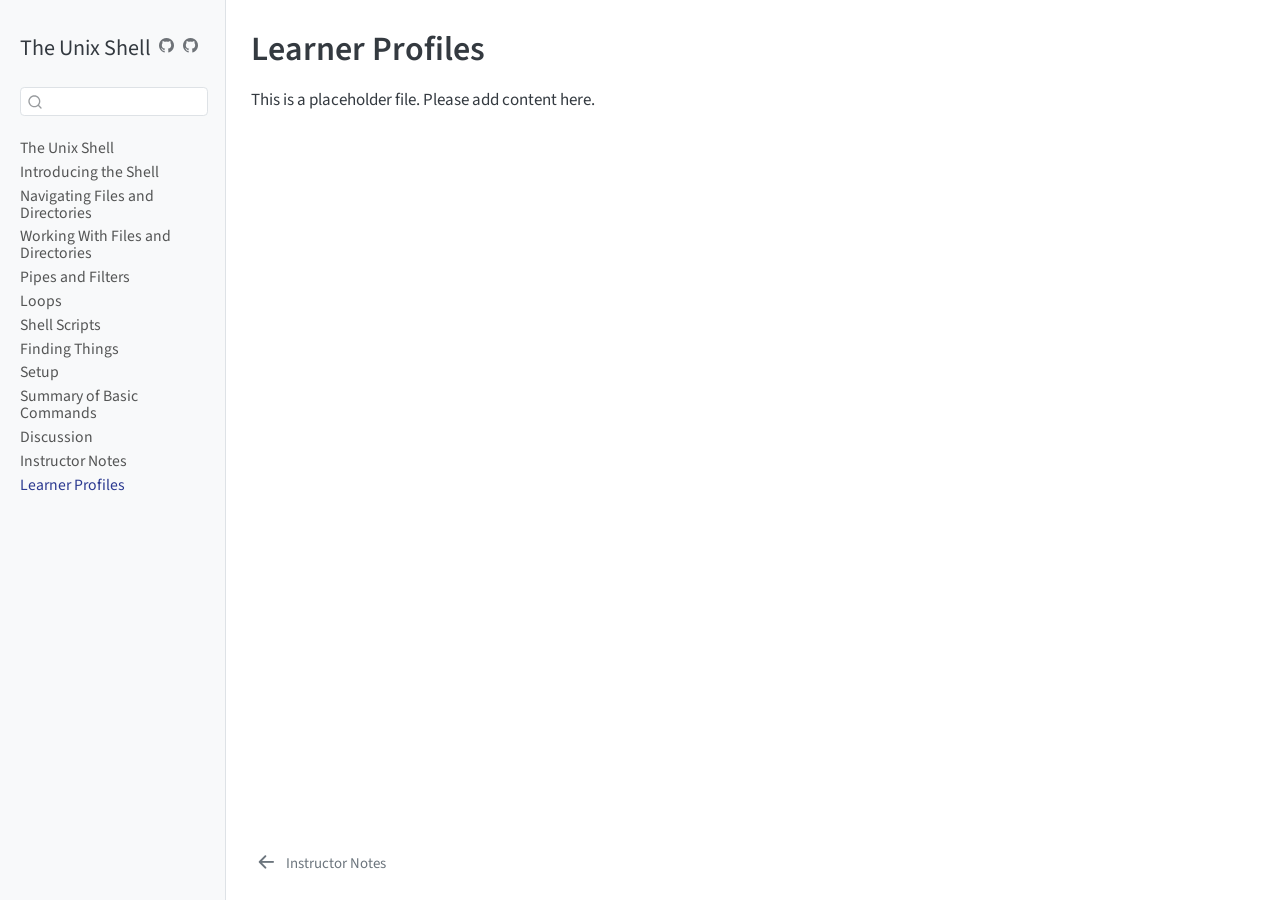
<file: docs/learner-profiles.html>
<!DOCTYPE html>
<html xmlns="http://www.w3.org/1999/xhtml" lang="en" xml:lang="en"><head>

<meta charset="utf-8">
<meta name="generator" content="quarto-1.9.38">

<meta name="viewport" content="width=device-width, initial-scale=1.0, user-scalable=yes">


<title>Learner Profiles – The Unix Shell</title>
<style>
/* Default styles provided by pandoc.
** See https://pandoc.org/MANUAL.html#variables-for-html for config info.
*/
code{white-space: pre-wrap;}
span.smallcaps{font-variant: small-caps;}
div.columns{display: flex; gap: min(4vw, 1.5em);}
div.column{flex: auto; overflow-x: auto;}
div.hanging-indent{margin-left: 1.5em; text-indent: -1.5em;}
ul.task-list{list-style: none;}
ul.task-list li input[type="checkbox"] {
  width: 0.8em;
  margin: 0 0.8em 0.2em -1em; /* quarto-specific, see https://github.com/quarto-dev/quarto-cli/issues/4556 */ 
  vertical-align: middle;
}
</style>


<script src="site_libs/quarto-nav/quarto-nav.js"></script>
<script src="site_libs/quarto-nav/headroom.min.js"></script>
<script src="site_libs/clipboard/clipboard.min.js"></script>
<script src="site_libs/quarto-search/autocomplete.umd.js"></script>
<script src="site_libs/quarto-search/fuse.min.js"></script>
<script src="site_libs/quarto-search/quarto-search.js"></script>
<meta name="quarto:offset" content="./">
<link href="./instructor-notes.html" rel="prev">
<script src="site_libs/quarto-html/quarto.js" type="module"></script>
<script src="site_libs/quarto-html/tabsets/tabsets.js" type="module"></script>
<script src="site_libs/quarto-html/popper.min.js"></script>
<script src="site_libs/quarto-html/tippy.umd.min.js"></script>
<script src="site_libs/quarto-html/anchor.min.js"></script>
<link href="site_libs/quarto-html/tippy.css" rel="stylesheet">
<link href="site_libs/quarto-html/quarto-syntax-highlighting-15634bcf2e68342d4ad2dfa704d543f6.css" rel="stylesheet" id="quarto-text-highlighting-styles">
<script src="site_libs/bootstrap/bootstrap.min.js"></script>
<link href="site_libs/bootstrap/bootstrap-icons.css" rel="stylesheet">
<link href="site_libs/bootstrap/bootstrap-d099bbf68dda2fcb8e51eb793c421ddb.min.css" rel="stylesheet" append-hash="true" id="quarto-bootstrap" data-mode="light">
<script id="quarto-search-options" type="application/json">{
  "location": "sidebar",
  "copy-button": false,
  "collapse-after": 3,
  "panel-placement": "start",
  "type": "textbox",
  "limit": 50,
  "keyboard-shortcut": [
    "f",
    "/",
    "s"
  ],
  "show-item-context": false,
  "language": {
    "search-no-results-text": "No results",
    "search-matching-documents-text": "matching documents",
    "search-copy-link-title": "Copy link to search",
    "search-hide-matches-text": "Hide additional matches",
    "search-more-match-text": "more match in this document",
    "search-more-matches-text": "more matches in this document",
    "search-clear-button-title": "Clear",
    "search-text-placeholder": "",
    "search-detached-cancel-button-title": "Cancel",
    "search-submit-button-title": "Submit",
    "search-label": "Search"
  }
}</script>


</head>

<body class="nav-sidebar docked quarto-light">

<div id="quarto-search-results"></div>
  <header id="quarto-header" class="headroom fixed-top">
  <nav class="quarto-secondary-nav">
    <div class="container-fluid d-flex">
      <button type="button" class="quarto-btn-toggle btn" data-bs-toggle="collapse" role="button" data-bs-target=".quarto-sidebar-collapse-item" aria-controls="quarto-sidebar" aria-expanded="false" aria-label="Toggle sidebar navigation" onclick="if (window.quartoToggleHeadroom) { window.quartoToggleHeadroom(); }">
        <i class="bi bi-layout-text-sidebar-reverse"></i>
      </button>
        <nav class="quarto-page-breadcrumbs" aria-label="breadcrumb"><ol class="breadcrumb"><li class="breadcrumb-item"><a href="./learner-profiles.html"><span class="chapter-title">Learner Profiles</span></a></li></ol></nav>
        <a class="flex-grow-1" role="navigation" data-bs-toggle="collapse" data-bs-target=".quarto-sidebar-collapse-item" aria-controls="quarto-sidebar" aria-expanded="false" aria-label="Toggle sidebar navigation" onclick="if (window.quartoToggleHeadroom) { window.quartoToggleHeadroom(); }">      
        </a>
      <button type="button" class="btn quarto-search-button" aria-label="Search" onclick="window.quartoOpenSearch();">
        <i class="bi bi-search"></i>
      </button>
    </div>
  </nav>
</header>
<!-- content -->
<div id="quarto-content" class="quarto-container page-columns page-rows-contents page-layout-article">
<!-- sidebar -->
  <nav id="quarto-sidebar" class="sidebar collapse collapse-horizontal quarto-sidebar-collapse-item sidebar-navigation docked overflow-auto">
    <div class="pt-lg-2 mt-2 text-left sidebar-header">
    <div class="sidebar-title mb-0 py-0">
      <a href="./">The Unix Shell</a> 
        <div class="sidebar-tools-main">
    <a href="https://github.com/swcarpentry/shell-novice" title="" class="quarto-navigation-tool px-1" aria-label=""><i class="bi bi-github"></i></a>
    <a href="https://github.com/swcarpentry/shell-novice" title="Source Code" class="quarto-navigation-tool px-1" aria-label="Source Code"><i class="bi bi-github"></i></a>
</div>
    </div>
      </div>
        <div class="mt-2 flex-shrink-0 align-items-center">
        <div class="sidebar-search">
        <div id="quarto-search" class="" title="Search"></div>
        </div>
        </div>
    <div class="sidebar-menu-container"> 
    <ul class="list-unstyled mt-1">
        <li class="sidebar-item">
  <div class="sidebar-item-container"> 
  <a href="./index.html" class="sidebar-item-text sidebar-link"><span class="chapter-title">The Unix Shell</span></a>
  </div>
</li>
        <li class="sidebar-item">
  <div class="sidebar-item-container"> 
  <a href="./01-intro.html" class="sidebar-item-text sidebar-link"><span class="chapter-title">Introducing the Shell</span></a>
  </div>
</li>
        <li class="sidebar-item">
  <div class="sidebar-item-container"> 
  <a href="./02-filedir.html" class="sidebar-item-text sidebar-link"><span class="chapter-title">Navigating Files and Directories</span></a>
  </div>
</li>
        <li class="sidebar-item">
  <div class="sidebar-item-container"> 
  <a href="./03-create.html" class="sidebar-item-text sidebar-link"><span class="chapter-title">Working With Files and Directories</span></a>
  </div>
</li>
        <li class="sidebar-item">
  <div class="sidebar-item-container"> 
  <a href="./04-pipefilter.html" class="sidebar-item-text sidebar-link"><span class="chapter-title">Pipes and Filters</span></a>
  </div>
</li>
        <li class="sidebar-item">
  <div class="sidebar-item-container"> 
  <a href="./05-loop.html" class="sidebar-item-text sidebar-link"><span class="chapter-title">Loops</span></a>
  </div>
</li>
        <li class="sidebar-item">
  <div class="sidebar-item-container"> 
  <a href="./06-script.html" class="sidebar-item-text sidebar-link"><span class="chapter-title">Shell Scripts</span></a>
  </div>
</li>
        <li class="sidebar-item">
  <div class="sidebar-item-container"> 
  <a href="./07-find.html" class="sidebar-item-text sidebar-link"><span class="chapter-title">Finding Things</span></a>
  </div>
</li>
        <li class="sidebar-item">
  <div class="sidebar-item-container"> 
  <a href="./setup.html" class="sidebar-item-text sidebar-link"><span class="chapter-title">Setup</span></a>
  </div>
</li>
        <li class="sidebar-item">
  <div class="sidebar-item-container"> 
  <a href="./reference.html" class="sidebar-item-text sidebar-link"><span class="chapter-title">Summary of Basic Commands</span></a>
  </div>
</li>
        <li class="sidebar-item">
  <div class="sidebar-item-container"> 
  <a href="./discuss.html" class="sidebar-item-text sidebar-link"><span class="chapter-title">Discussion</span></a>
  </div>
</li>
        <li class="sidebar-item">
  <div class="sidebar-item-container"> 
  <a href="./instructor-notes.html" class="sidebar-item-text sidebar-link"><span class="chapter-title">Instructor Notes</span></a>
  </div>
</li>
        <li class="sidebar-item">
  <div class="sidebar-item-container"> 
  <a href="./learner-profiles.html" class="sidebar-item-text sidebar-link active"><span class="chapter-title">Learner Profiles</span></a>
  </div>
</li>
    </ul>
    </div>
</nav>
<div id="quarto-sidebar-glass" class="quarto-sidebar-collapse-item" data-bs-toggle="collapse" data-bs-target=".quarto-sidebar-collapse-item"></div>
<!-- margin-sidebar -->
    <div id="quarto-margin-sidebar" class="sidebar margin-sidebar zindex-bottom">
        
    </div>
<!-- main -->
<main class="content" id="quarto-document-content">

<header id="title-block-header" class="quarto-title-block default">
<div class="quarto-title">
<h1 class="title"><span class="chapter-title">Learner Profiles</span></h1>
</div>



<div class="quarto-title-meta">

    
  
    
  </div>
  


</header>


<p>This is a placeholder file. Please add content here.</p>



</main> <!-- /main -->
<script id="quarto-html-after-body" type="application/javascript">
  window.document.addEventListener("DOMContentLoaded", function (event) {
    const icon = "";
    const anchorJS = new window.AnchorJS();
    anchorJS.options = {
      placement: 'right',
      icon: icon
    };
    anchorJS.add('.anchored');
    const isCodeAnnotation = (el) => {
      for (const clz of el.classList) {
        if (clz.startsWith('code-annotation-')) {                     
          return true;
        }
      }
      return false;
    }
    const onCopySuccess = function(e) {
      // button target
      const button = e.trigger;
      // don't keep focus
      button.blur();
      // flash "checked"
      button.classList.add('code-copy-button-checked');
      var currentTitle = button.getAttribute("title");
      button.setAttribute("title", "Copied!");
      let tooltip;
      if (window.bootstrap) {
        button.setAttribute("data-bs-toggle", "tooltip");
        button.setAttribute("data-bs-placement", "left");
        button.setAttribute("data-bs-title", "Copied!");
        tooltip = new bootstrap.Tooltip(button, 
          { trigger: "manual", 
            customClass: "code-copy-button-tooltip",
            offset: [0, -8]});
        tooltip.show();    
      }
      setTimeout(function() {
        if (tooltip) {
          tooltip.hide();
          button.removeAttribute("data-bs-title");
          button.removeAttribute("data-bs-toggle");
          button.removeAttribute("data-bs-placement");
        }
        button.setAttribute("title", currentTitle);
        button.classList.remove('code-copy-button-checked');
      }, 1000);
      // clear code selection
      e.clearSelection();
    }
    const getTextToCopy = function(trigger) {
      const outerScaffold = trigger.parentElement.cloneNode(true);
      const codeEl = outerScaffold.querySelector('code');
      for (const childEl of codeEl.children) {
        if (isCodeAnnotation(childEl)) {
          childEl.remove();
        }
      }
      return codeEl.innerText;
    }
    const clipboard = new window.ClipboardJS('.code-copy-button:not([data-in-quarto-modal])', {
      text: getTextToCopy
    });
    clipboard.on('success', onCopySuccess);
    if (window.document.getElementById('quarto-embedded-source-code-modal')) {
      const clipboardModal = new window.ClipboardJS('.code-copy-button[data-in-quarto-modal]', {
        text: getTextToCopy,
        container: window.document.getElementById('quarto-embedded-source-code-modal')
      });
      clipboardModal.on('success', onCopySuccess);
    }
      var localhostRegex = new RegExp(/^(?:http|https):\/\/localhost\:?[0-9]*\//);
      var mailtoRegex = new RegExp(/^mailto:/);
        var filterRegex = new RegExp('/' + window.location.host + '/');
      var isInternal = (href) => {
          return filterRegex.test(href) || localhostRegex.test(href) || mailtoRegex.test(href);
      }
      // Inspect non-navigation links and adorn them if external
     var links = window.document.querySelectorAll('a[href]:not(.nav-link):not(.navbar-brand):not(.toc-action):not(.sidebar-link):not(.sidebar-item-toggle):not(.pagination-link):not(.no-external):not([aria-hidden]):not(.dropdown-item):not(.quarto-navigation-tool):not(.about-link)');
      for (var i=0; i<links.length; i++) {
        const link = links[i];
        if (!isInternal(link.href)) {
          // undo the damage that might have been done by quarto-nav.js in the case of
          // links that we want to consider external
          if (link.dataset.originalHref !== undefined) {
            link.href = link.dataset.originalHref;
          }
        }
      }
    function tippyHover(el, contentFn, onTriggerFn, onUntriggerFn) {
      const config = {
        allowHTML: true,
        maxWidth: 500,
        delay: 100,
        arrow: false,
        appendTo: function(el) {
            return el.parentElement;
        },
        interactive: true,
        interactiveBorder: 10,
        theme: 'quarto',
        placement: 'bottom-start',
      };
      if (contentFn) {
        config.content = contentFn;
      }
      if (onTriggerFn) {
        config.onTrigger = onTriggerFn;
      }
      if (onUntriggerFn) {
        config.onUntrigger = onUntriggerFn;
      }
      window.tippy(el, config); 
    }
    const noterefs = window.document.querySelectorAll('a[role="doc-noteref"]');
    for (var i=0; i<noterefs.length; i++) {
      const ref = noterefs[i];
      tippyHover(ref, function() {
        // use id or data attribute instead here
        let href = ref.getAttribute('data-footnote-href') || ref.getAttribute('href');
        try { href = new URL(href).hash; } catch {}
        const id = href.replace(/^#\/?/, "");
        const note = window.document.getElementById(id);
        if (note) {
          return note.innerHTML;
        } else {
          return "";
        }
      });
    }
    const xrefs = window.document.querySelectorAll('a.quarto-xref');
    const processXRef = (id, note) => {
      // Strip column container classes
      const stripColumnClz = (el) => {
        el.classList.remove("page-full", "page-columns");
        if (el.children) {
          for (const child of el.children) {
            stripColumnClz(child);
          }
        }
      }
      stripColumnClz(note)
      if (id === null || id.startsWith('sec-')) {
        // Special case sections, only their first couple elements
        const container = document.createElement("div");
        if (note.children && note.children.length > 2) {
          container.appendChild(note.children[0].cloneNode(true));
          for (let i = 1; i < note.children.length; i++) {
            const child = note.children[i];
            if (child.tagName === "P" && child.innerText === "") {
              continue;
            } else {
              container.appendChild(child.cloneNode(true));
              break;
            }
          }
          if (window.Quarto?.typesetMath) {
            window.Quarto.typesetMath(container);
          }
          return container.innerHTML
        } else {
          if (window.Quarto?.typesetMath) {
            window.Quarto.typesetMath(note);
          }
          return note.innerHTML;
        }
      } else {
        // Remove any anchor links if they are present
        const anchorLink = note.querySelector('a.anchorjs-link');
        if (anchorLink) {
          anchorLink.remove();
        }
        if (window.Quarto?.typesetMath) {
          window.Quarto.typesetMath(note);
        }
        if (note.classList.contains("callout")) {
          return note.outerHTML;
        } else {
          return note.innerHTML;
        }
      }
    }
    for (var i=0; i<xrefs.length; i++) {
      const xref = xrefs[i];
      tippyHover(xref, undefined, function(instance) {
        instance.disable();
        let url = xref.getAttribute('href');
        let hash = undefined; 
        if (url.startsWith('#')) {
          hash = url;
        } else {
          try { hash = new URL(url).hash; } catch {}
        }
        if (hash) {
          const id = hash.replace(/^#\/?/, "");
          const note = window.document.getElementById(id);
          if (note !== null) {
            try {
              const html = processXRef(id, note.cloneNode(true));
              instance.setContent(html);
            } finally {
              instance.enable();
              instance.show();
            }
          } else {
            // See if we can fetch this
            fetch(url.split('#')[0])
            .then(res => res.text())
            .then(html => {
              const parser = new DOMParser();
              const htmlDoc = parser.parseFromString(html, "text/html");
              const note = htmlDoc.getElementById(id);
              if (note !== null) {
                const html = processXRef(id, note);
                instance.setContent(html);
              } 
            }).finally(() => {
              instance.enable();
              instance.show();
            });
          }
        } else {
          // See if we can fetch a full url (with no hash to target)
          // This is a special case and we should probably do some content thinning / targeting
          fetch(url)
          .then(res => res.text())
          .then(html => {
            const parser = new DOMParser();
            const htmlDoc = parser.parseFromString(html, "text/html");
            const note = htmlDoc.querySelector('main.content');
            if (note !== null) {
              // This should only happen for chapter cross references
              // (since there is no id in the URL)
              // remove the first header
              if (note.children.length > 0 && note.children[0].tagName === "HEADER") {
                note.children[0].remove();
              }
              const html = processXRef(null, note);
              instance.setContent(html);
            } 
          }).finally(() => {
            instance.enable();
            instance.show();
          });
        }
      }, function(instance) {
      });
    }
        let selectedAnnoteEl;
        const selectorForAnnotation = ( cell, annotation) => {
          let cellAttr = 'data-code-cell="' + cell + '"';
          let lineAttr = 'data-code-annotation="' +  annotation + '"';
          const selector = 'span[' + cellAttr + '][' + lineAttr + ']';
          return selector;
        }
        const selectCodeLines = (annoteEl) => {
          const doc = window.document;
          const targetCell = annoteEl.getAttribute("data-target-cell");
          const targetAnnotation = annoteEl.getAttribute("data-target-annotation");
          const annoteSpan = window.document.querySelector(selectorForAnnotation(targetCell, targetAnnotation));
          const lines = annoteSpan.getAttribute("data-code-lines").split(",");
          const lineIds = lines.map((line) => {
            return targetCell + "-" + line;
          })
          let top = null;
          let height = null;
          let parent = null;
          if (lineIds.length > 0) {
              //compute the position of the single el (top and bottom and make a div)
              const el = window.document.getElementById(lineIds[0]);
              top = el.offsetTop;
              height = el.offsetHeight;
              parent = el.parentElement.parentElement;
            if (lineIds.length > 1) {
              const lastEl = window.document.getElementById(lineIds[lineIds.length - 1]);
              const bottom = lastEl.offsetTop + lastEl.offsetHeight;
              height = bottom - top;
            }
            if (top !== null && height !== null && parent !== null) {
              // cook up a div (if necessary) and position it 
              let div = window.document.getElementById("code-annotation-line-highlight");
              if (div === null) {
                div = window.document.createElement("div");
                div.setAttribute("id", "code-annotation-line-highlight");
                div.style.position = 'absolute';
                parent.appendChild(div);
              }
              div.style.top = top - 2 + "px";
              div.style.height = height + 4 + "px";
              div.style.left = 0;
              let gutterDiv = window.document.getElementById("code-annotation-line-highlight-gutter");
              if (gutterDiv === null) {
                gutterDiv = window.document.createElement("div");
                gutterDiv.setAttribute("id", "code-annotation-line-highlight-gutter");
                gutterDiv.style.position = 'absolute';
                const codeCell = window.document.getElementById(targetCell);
                const gutter = codeCell.querySelector('.code-annotation-gutter');
                gutter.appendChild(gutterDiv);
              }
              gutterDiv.style.top = top - 2 + "px";
              gutterDiv.style.height = height + 4 + "px";
            }
            selectedAnnoteEl = annoteEl;
          }
        };
        const unselectCodeLines = () => {
          const elementsIds = ["code-annotation-line-highlight", "code-annotation-line-highlight-gutter"];
          elementsIds.forEach((elId) => {
            const div = window.document.getElementById(elId);
            if (div) {
              div.remove();
            }
          });
          selectedAnnoteEl = undefined;
        };
          // Handle positioning of the toggle
      window.addEventListener(
        "resize",
        throttle(() => {
          elRect = undefined;
          if (selectedAnnoteEl) {
            selectCodeLines(selectedAnnoteEl);
          }
        }, 10)
      );
      function throttle(fn, ms) {
      let throttle = false;
      let timer;
        return (...args) => {
          if(!throttle) { // first call gets through
              fn.apply(this, args);
              throttle = true;
          } else { // all the others get throttled
              if(timer) clearTimeout(timer); // cancel #2
              timer = setTimeout(() => {
                fn.apply(this, args);
                timer = throttle = false;
              }, ms);
          }
        };
      }
        // Attach click handler to the DT
        const annoteDls = window.document.querySelectorAll('dt[data-target-cell]');
        for (const annoteDlNode of annoteDls) {
          annoteDlNode.addEventListener('click', (event) => {
            const clickedEl = event.target;
            if (clickedEl !== selectedAnnoteEl) {
              unselectCodeLines();
              const activeEl = window.document.querySelector('dt[data-target-cell].code-annotation-active');
              if (activeEl) {
                activeEl.classList.remove('code-annotation-active');
              }
              selectCodeLines(clickedEl);
              clickedEl.classList.add('code-annotation-active');
            } else {
              // Unselect the line
              unselectCodeLines();
              clickedEl.classList.remove('code-annotation-active');
            }
          });
        }
    const findCites = (el) => {
      const parentEl = el.parentElement;
      if (parentEl) {
        const cites = parentEl.dataset.cites;
        if (cites) {
          return {
            el,
            cites: cites.split(' ')
          };
        } else {
          return findCites(el.parentElement)
        }
      } else {
        return undefined;
      }
    };
    var bibliorefs = window.document.querySelectorAll('a[role="doc-biblioref"]');
    for (var i=0; i<bibliorefs.length; i++) {
      const ref = bibliorefs[i];
      const citeInfo = findCites(ref);
      if (citeInfo) {
        tippyHover(citeInfo.el, function() {
          var popup = window.document.createElement('div');
          citeInfo.cites.forEach(function(cite) {
            var citeDiv = window.document.createElement('div');
            citeDiv.classList.add('hanging-indent');
            citeDiv.classList.add('csl-entry');
            var biblioDiv = window.document.getElementById('ref-' + cite);
            if (biblioDiv) {
              citeDiv.innerHTML = biblioDiv.innerHTML;
            }
            popup.appendChild(citeDiv);
          });
          return popup.innerHTML;
        });
      }
    }
  });
  </script>
<nav class="page-navigation">
  <div class="nav-page nav-page-previous">
      <a href="./instructor-notes.html" class="pagination-link" aria-label="Instructor Notes">
        <i class="bi bi-arrow-left-short"></i> <span class="nav-page-text"><span class="chapter-title">Instructor Notes</span></span>
      </a>          
  </div>
  <div class="nav-page nav-page-next">
  </div>
</nav>
</div> <!-- /content -->




</body></html>
</file>
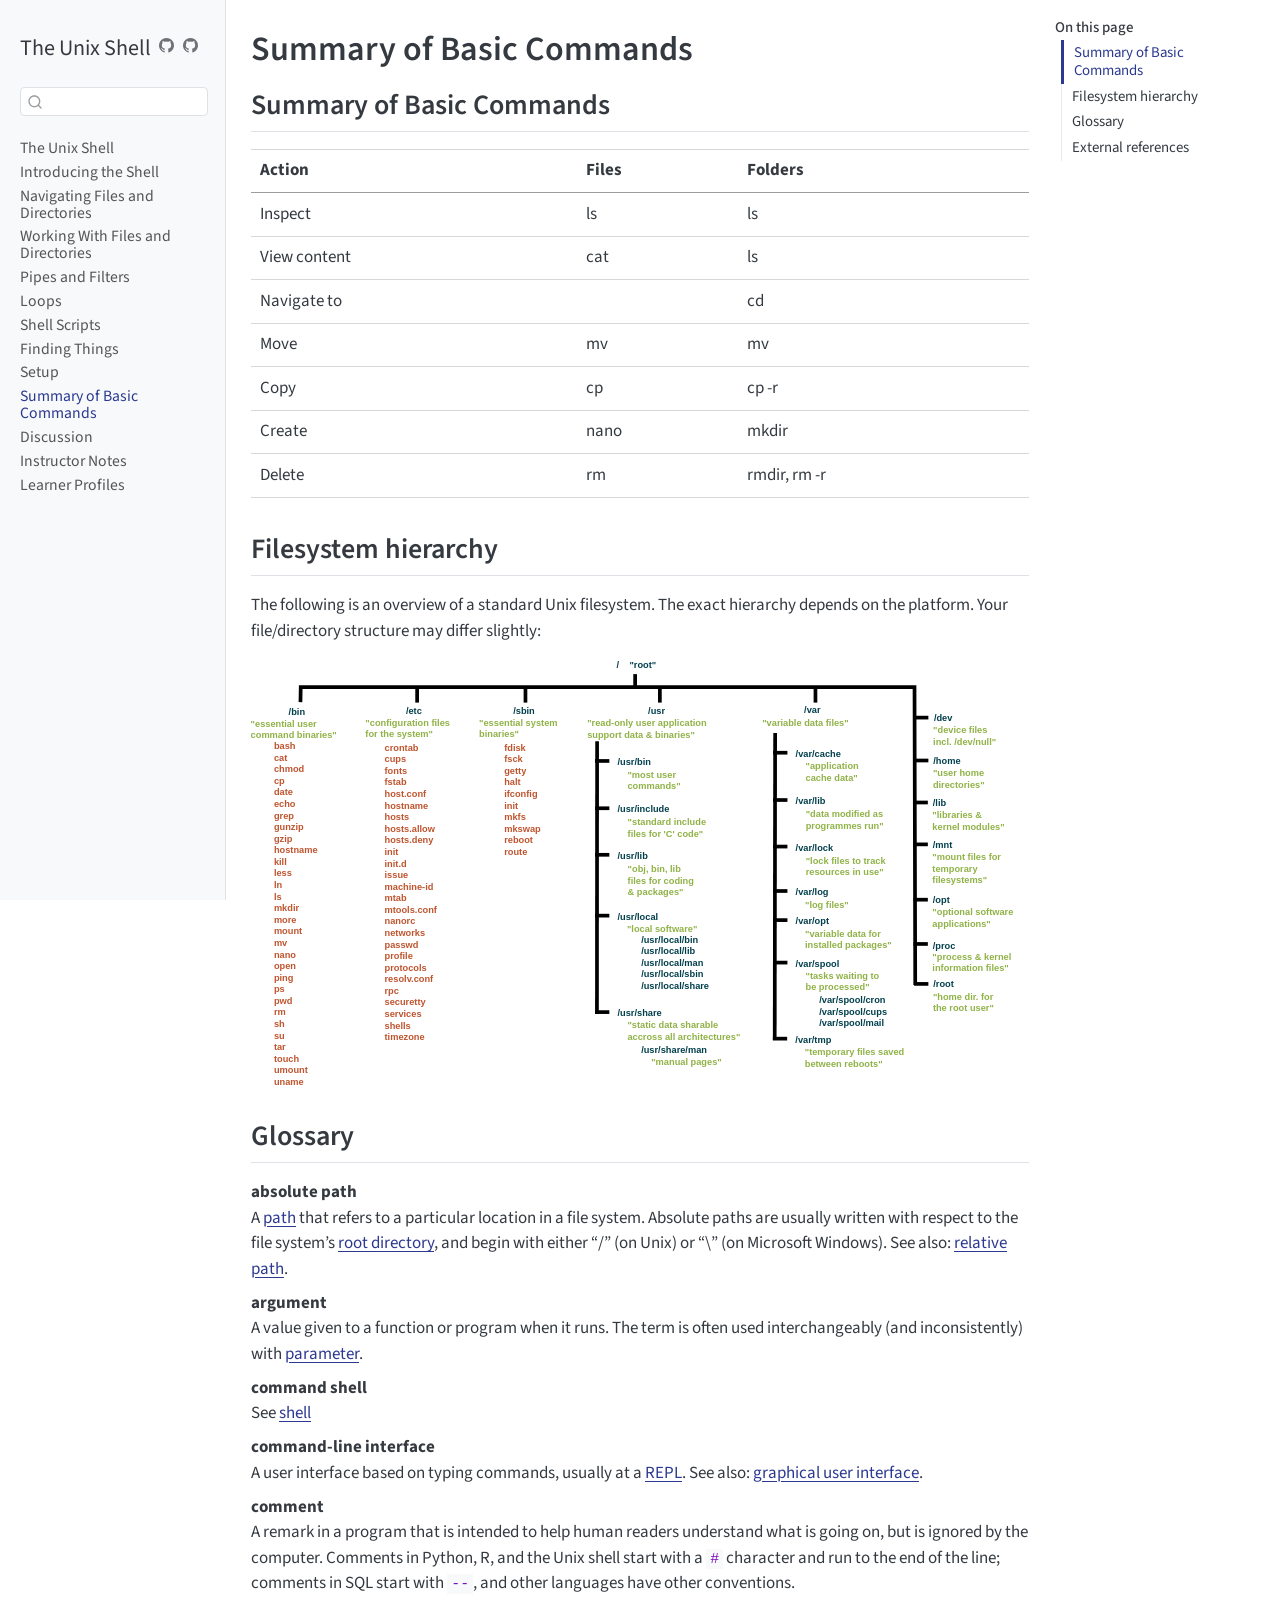
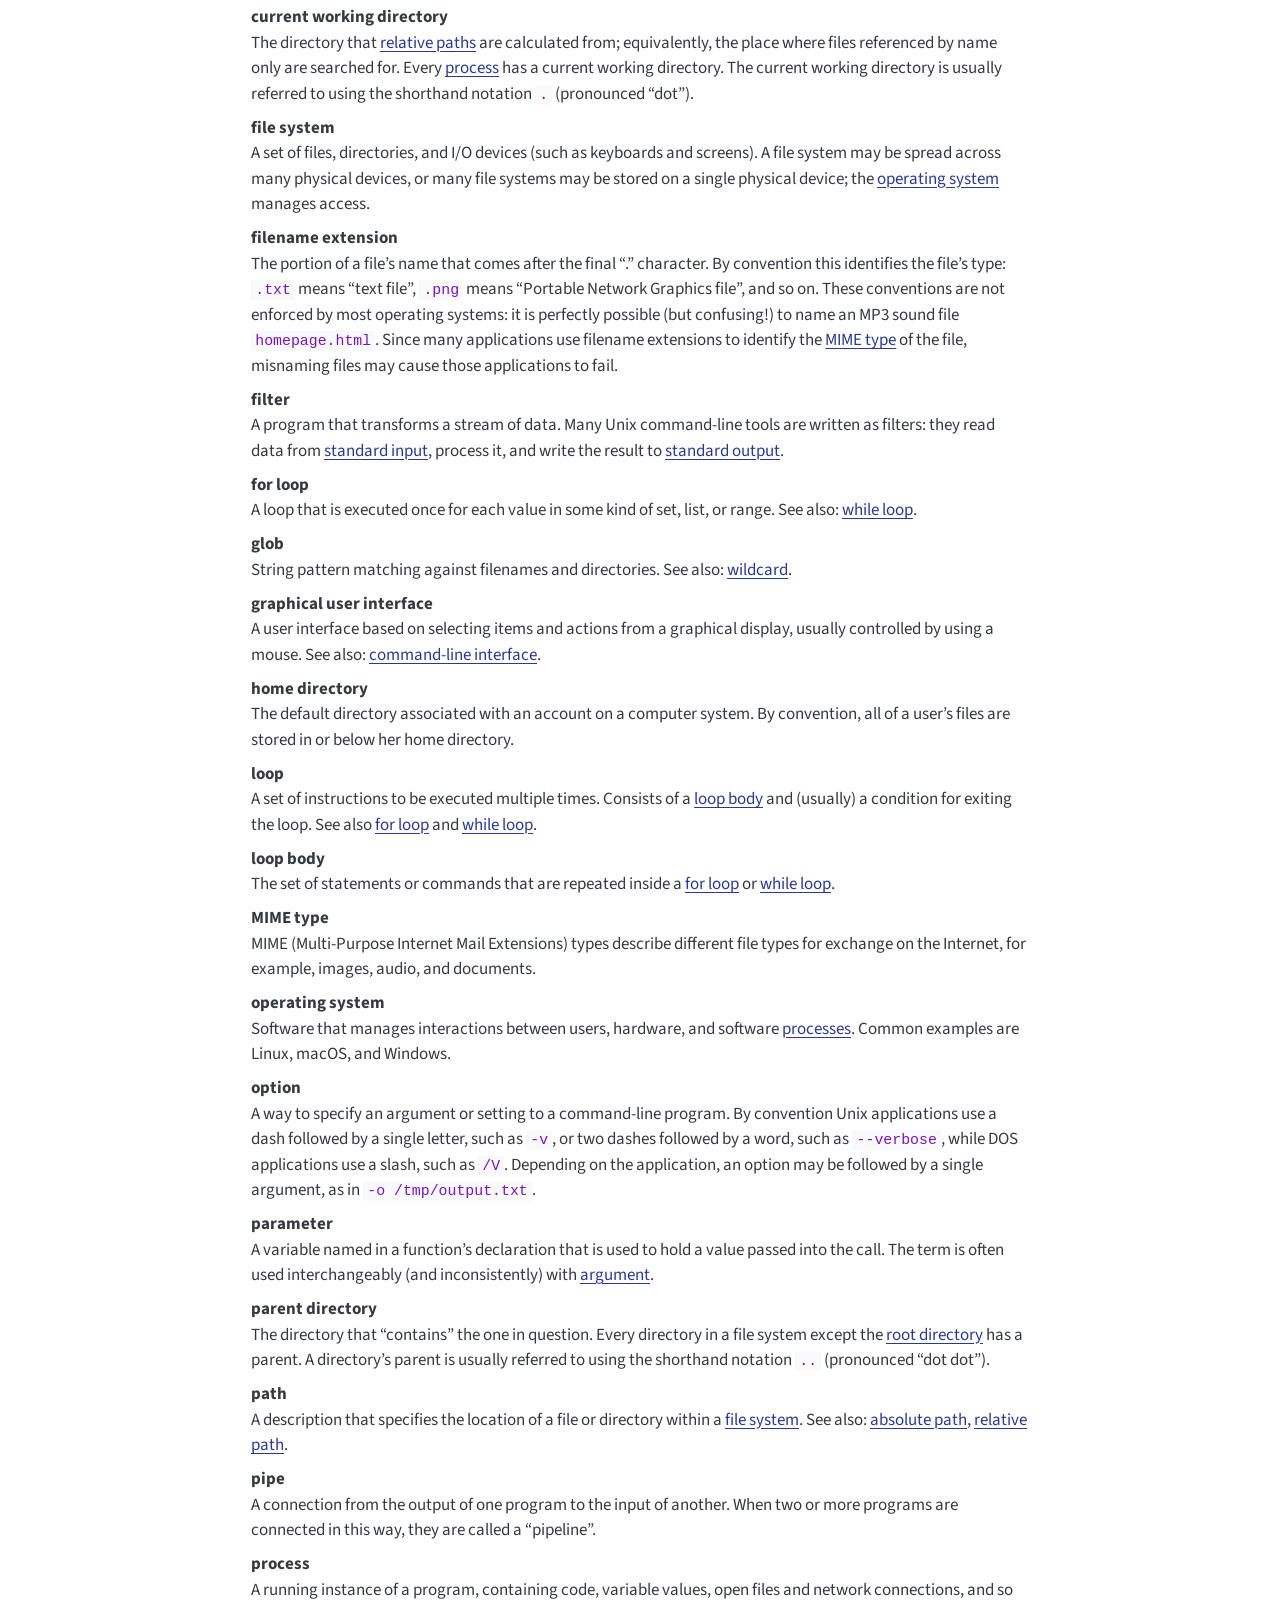
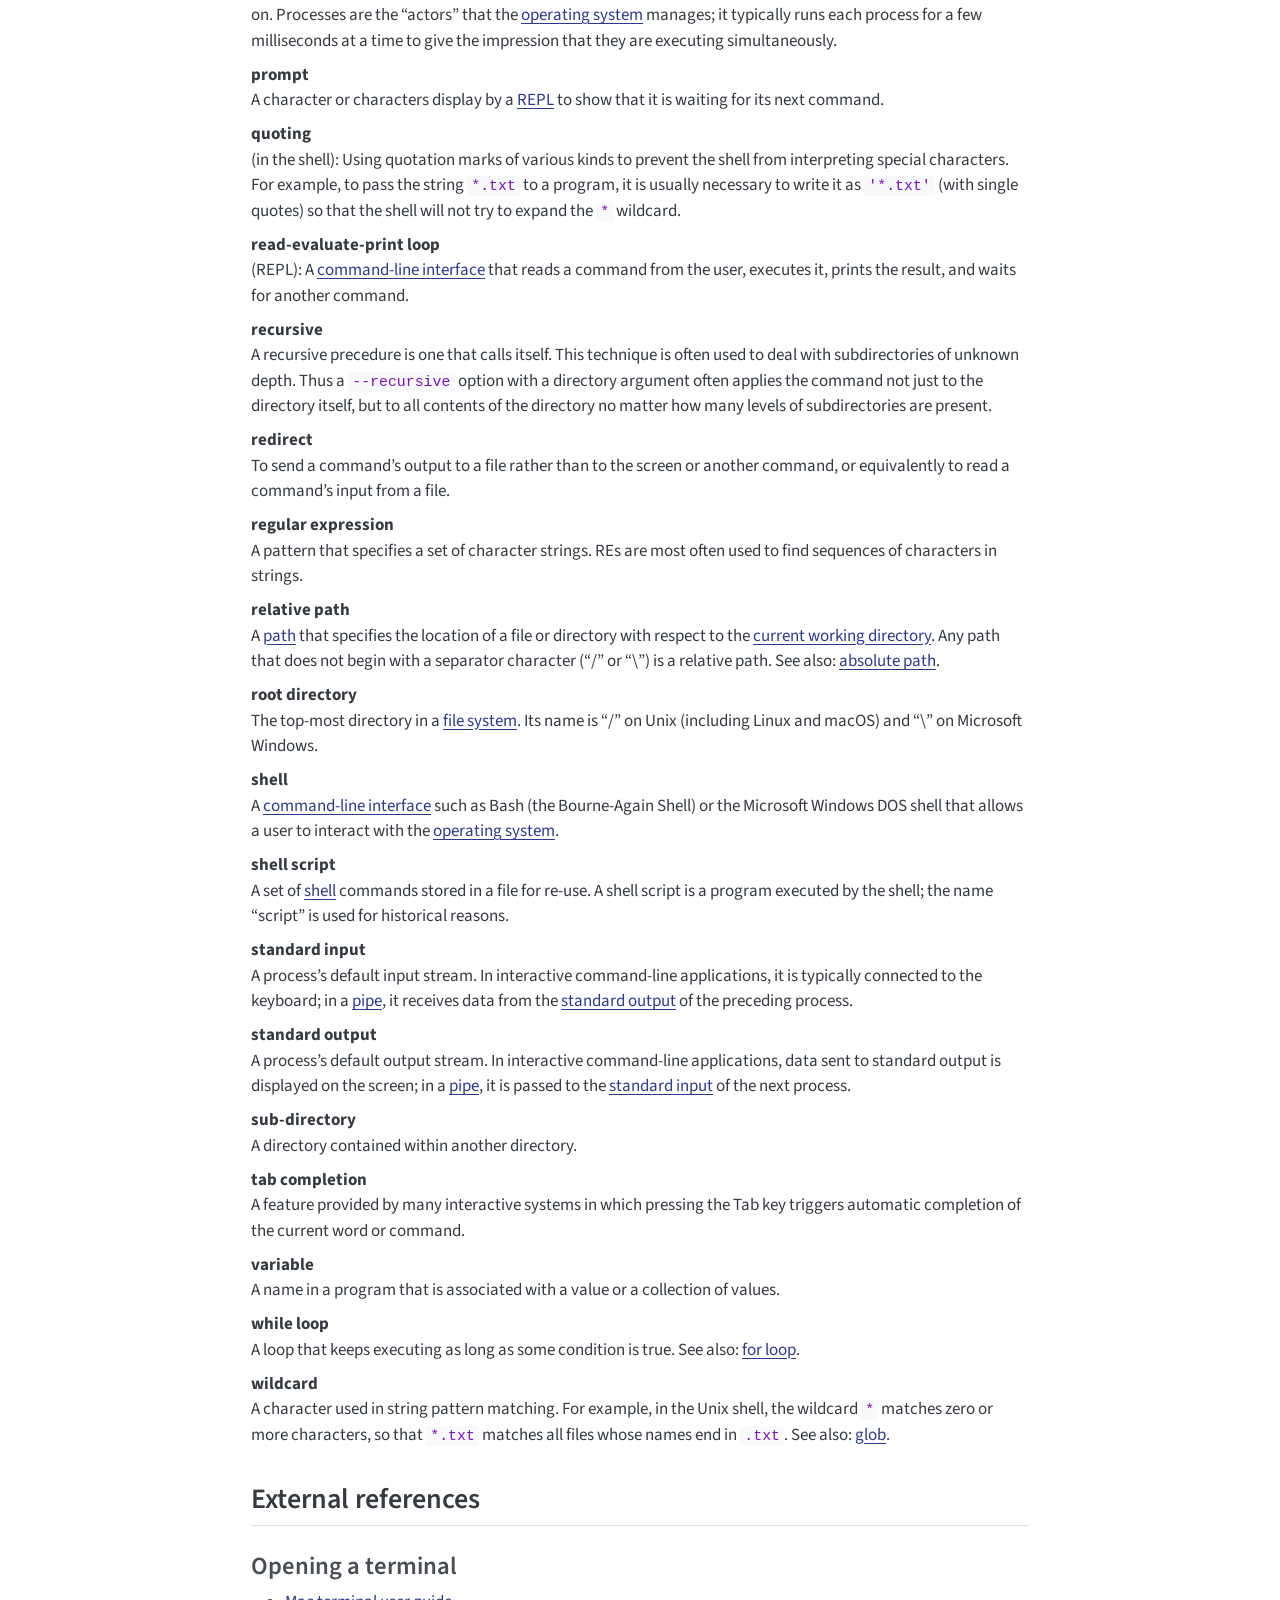
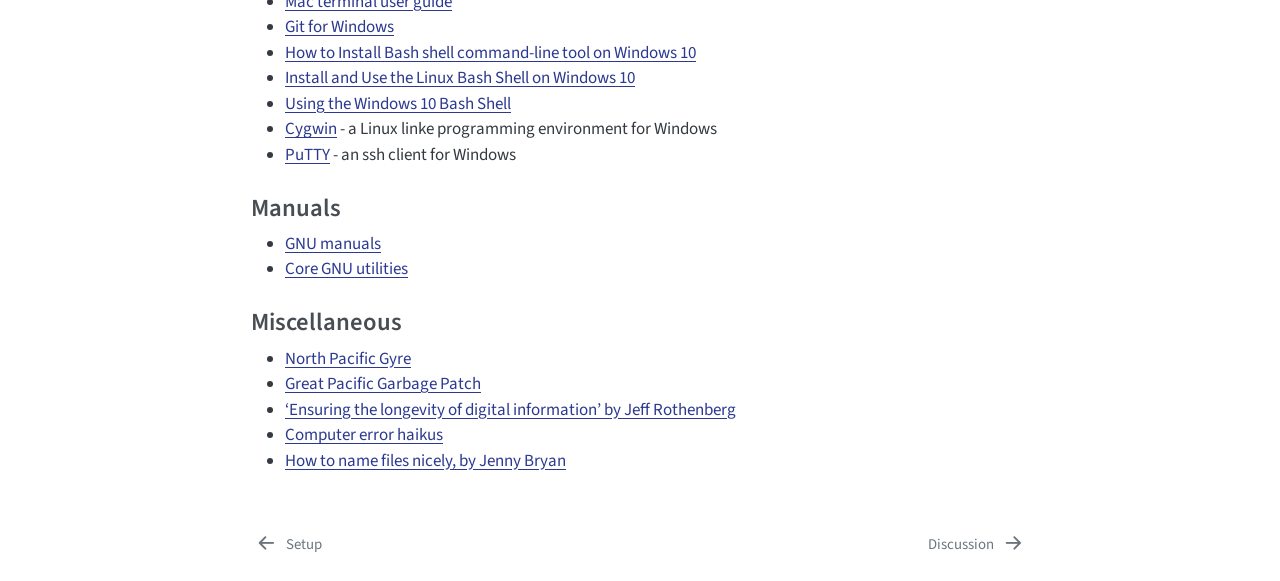
<file: docs/reference.html>
<!DOCTYPE html>
<html xmlns="http://www.w3.org/1999/xhtml" lang="en" xml:lang="en"><head>

<meta charset="utf-8">
<meta name="generator" content="quarto-1.9.38">

<meta name="viewport" content="width=device-width, initial-scale=1.0, user-scalable=yes">


<title>Summary of Basic Commands – The Unix Shell</title>
<style>
/* Default styles provided by pandoc.
** See https://pandoc.org/MANUAL.html#variables-for-html for config info.
*/
code{white-space: pre-wrap;}
span.smallcaps{font-variant: small-caps;}
div.columns{display: flex; gap: min(4vw, 1.5em);}
div.column{flex: auto; overflow-x: auto;}
div.hanging-indent{margin-left: 1.5em; text-indent: -1.5em;}
ul.task-list{list-style: none;}
ul.task-list li input[type="checkbox"] {
  width: 0.8em;
  margin: 0 0.8em 0.2em -1em; /* quarto-specific, see https://github.com/quarto-dev/quarto-cli/issues/4556 */ 
  vertical-align: middle;
}
</style>


<script src="site_libs/quarto-nav/quarto-nav.js"></script>
<script src="site_libs/quarto-nav/headroom.min.js"></script>
<script src="site_libs/clipboard/clipboard.min.js"></script>
<script src="site_libs/quarto-search/autocomplete.umd.js"></script>
<script src="site_libs/quarto-search/fuse.min.js"></script>
<script src="site_libs/quarto-search/quarto-search.js"></script>
<meta name="quarto:offset" content="./">
<link href="./discuss.html" rel="next">
<link href="./setup.html" rel="prev">
<script src="site_libs/quarto-html/quarto.js" type="module"></script>
<script src="site_libs/quarto-html/tabsets/tabsets.js" type="module"></script>
<script src="site_libs/quarto-html/popper.min.js"></script>
<script src="site_libs/quarto-html/tippy.umd.min.js"></script>
<script src="site_libs/quarto-html/anchor.min.js"></script>
<link href="site_libs/quarto-html/tippy.css" rel="stylesheet">
<link href="site_libs/quarto-html/quarto-syntax-highlighting-15634bcf2e68342d4ad2dfa704d543f6.css" rel="stylesheet" id="quarto-text-highlighting-styles">
<script src="site_libs/bootstrap/bootstrap.min.js"></script>
<link href="site_libs/bootstrap/bootstrap-icons.css" rel="stylesheet">
<link href="site_libs/bootstrap/bootstrap-d099bbf68dda2fcb8e51eb793c421ddb.min.css" rel="stylesheet" append-hash="true" id="quarto-bootstrap" data-mode="light">
<script id="quarto-search-options" type="application/json">{
  "location": "sidebar",
  "copy-button": false,
  "collapse-after": 3,
  "panel-placement": "start",
  "type": "textbox",
  "limit": 50,
  "keyboard-shortcut": [
    "f",
    "/",
    "s"
  ],
  "show-item-context": false,
  "language": {
    "search-no-results-text": "No results",
    "search-matching-documents-text": "matching documents",
    "search-copy-link-title": "Copy link to search",
    "search-hide-matches-text": "Hide additional matches",
    "search-more-match-text": "more match in this document",
    "search-more-matches-text": "more matches in this document",
    "search-clear-button-title": "Clear",
    "search-text-placeholder": "",
    "search-detached-cancel-button-title": "Cancel",
    "search-submit-button-title": "Submit",
    "search-label": "Search"
  }
}</script>


</head>

<body class="nav-sidebar docked quarto-light">

<div id="quarto-search-results"></div>
  <header id="quarto-header" class="headroom fixed-top">
  <nav class="quarto-secondary-nav">
    <div class="container-fluid d-flex">
      <button type="button" class="quarto-btn-toggle btn" data-bs-toggle="collapse" role="button" data-bs-target=".quarto-sidebar-collapse-item" aria-controls="quarto-sidebar" aria-expanded="false" aria-label="Toggle sidebar navigation" onclick="if (window.quartoToggleHeadroom) { window.quartoToggleHeadroom(); }">
        <i class="bi bi-layout-text-sidebar-reverse"></i>
      </button>
        <nav class="quarto-page-breadcrumbs" aria-label="breadcrumb"><ol class="breadcrumb"><li class="breadcrumb-item"><a href="./reference.html"><span class="chapter-title">Summary of Basic Commands</span></a></li></ol></nav>
        <a class="flex-grow-1" role="navigation" data-bs-toggle="collapse" data-bs-target=".quarto-sidebar-collapse-item" aria-controls="quarto-sidebar" aria-expanded="false" aria-label="Toggle sidebar navigation" onclick="if (window.quartoToggleHeadroom) { window.quartoToggleHeadroom(); }">      
        </a>
      <button type="button" class="btn quarto-search-button" aria-label="Search" onclick="window.quartoOpenSearch();">
        <i class="bi bi-search"></i>
      </button>
    </div>
  </nav>
</header>
<!-- content -->
<div id="quarto-content" class="quarto-container page-columns page-rows-contents page-layout-article">
<!-- sidebar -->
  <nav id="quarto-sidebar" class="sidebar collapse collapse-horizontal quarto-sidebar-collapse-item sidebar-navigation docked overflow-auto">
    <div class="pt-lg-2 mt-2 text-left sidebar-header">
    <div class="sidebar-title mb-0 py-0">
      <a href="./">The Unix Shell</a> 
        <div class="sidebar-tools-main">
    <a href="https://github.com/swcarpentry/shell-novice" title="" class="quarto-navigation-tool px-1" aria-label=""><i class="bi bi-github"></i></a>
    <a href="https://github.com/swcarpentry/shell-novice" title="Source Code" class="quarto-navigation-tool px-1" aria-label="Source Code"><i class="bi bi-github"></i></a>
</div>
    </div>
      </div>
        <div class="mt-2 flex-shrink-0 align-items-center">
        <div class="sidebar-search">
        <div id="quarto-search" class="" title="Search"></div>
        </div>
        </div>
    <div class="sidebar-menu-container"> 
    <ul class="list-unstyled mt-1">
        <li class="sidebar-item">
  <div class="sidebar-item-container"> 
  <a href="./index.html" class="sidebar-item-text sidebar-link"><span class="chapter-title">The Unix Shell</span></a>
  </div>
</li>
        <li class="sidebar-item">
  <div class="sidebar-item-container"> 
  <a href="./01-intro.html" class="sidebar-item-text sidebar-link"><span class="chapter-title">Introducing the Shell</span></a>
  </div>
</li>
        <li class="sidebar-item">
  <div class="sidebar-item-container"> 
  <a href="./02-filedir.html" class="sidebar-item-text sidebar-link"><span class="chapter-title">Navigating Files and Directories</span></a>
  </div>
</li>
        <li class="sidebar-item">
  <div class="sidebar-item-container"> 
  <a href="./03-create.html" class="sidebar-item-text sidebar-link"><span class="chapter-title">Working With Files and Directories</span></a>
  </div>
</li>
        <li class="sidebar-item">
  <div class="sidebar-item-container"> 
  <a href="./04-pipefilter.html" class="sidebar-item-text sidebar-link"><span class="chapter-title">Pipes and Filters</span></a>
  </div>
</li>
        <li class="sidebar-item">
  <div class="sidebar-item-container"> 
  <a href="./05-loop.html" class="sidebar-item-text sidebar-link"><span class="chapter-title">Loops</span></a>
  </div>
</li>
        <li class="sidebar-item">
  <div class="sidebar-item-container"> 
  <a href="./06-script.html" class="sidebar-item-text sidebar-link"><span class="chapter-title">Shell Scripts</span></a>
  </div>
</li>
        <li class="sidebar-item">
  <div class="sidebar-item-container"> 
  <a href="./07-find.html" class="sidebar-item-text sidebar-link"><span class="chapter-title">Finding Things</span></a>
  </div>
</li>
        <li class="sidebar-item">
  <div class="sidebar-item-container"> 
  <a href="./setup.html" class="sidebar-item-text sidebar-link"><span class="chapter-title">Setup</span></a>
  </div>
</li>
        <li class="sidebar-item">
  <div class="sidebar-item-container"> 
  <a href="./reference.html" class="sidebar-item-text sidebar-link active"><span class="chapter-title">Summary of Basic Commands</span></a>
  </div>
</li>
        <li class="sidebar-item">
  <div class="sidebar-item-container"> 
  <a href="./discuss.html" class="sidebar-item-text sidebar-link"><span class="chapter-title">Discussion</span></a>
  </div>
</li>
        <li class="sidebar-item">
  <div class="sidebar-item-container"> 
  <a href="./instructor-notes.html" class="sidebar-item-text sidebar-link"><span class="chapter-title">Instructor Notes</span></a>
  </div>
</li>
        <li class="sidebar-item">
  <div class="sidebar-item-container"> 
  <a href="./learner-profiles.html" class="sidebar-item-text sidebar-link"><span class="chapter-title">Learner Profiles</span></a>
  </div>
</li>
    </ul>
    </div>
</nav>
<div id="quarto-sidebar-glass" class="quarto-sidebar-collapse-item" data-bs-toggle="collapse" data-bs-target=".quarto-sidebar-collapse-item"></div>
<!-- margin-sidebar -->
    <div id="quarto-margin-sidebar" class="sidebar margin-sidebar">
        <nav id="TOC" role="doc-toc" class="toc-active">
    <h2 id="toc-title">On this page</h2>
   
  <ul>
  <li><a href="#summary-of-basic-commands" id="toc-summary-of-basic-commands" class="nav-link active" data-scroll-target="#summary-of-basic-commands">Summary of Basic Commands</a></li>
  <li><a href="#filesystem-hierarchy" id="toc-filesystem-hierarchy" class="nav-link" data-scroll-target="#filesystem-hierarchy">Filesystem hierarchy</a></li>
  <li><a href="#glossary" id="toc-glossary" class="nav-link" data-scroll-target="#glossary">Glossary</a></li>
  <li><a href="#external-references" id="toc-external-references" class="nav-link" data-scroll-target="#external-references">External references</a>
  <ul class="collapse">
  <li><a href="#opening-a-terminal" id="toc-opening-a-terminal" class="nav-link" data-scroll-target="#opening-a-terminal">Opening a terminal</a></li>
  <li><a href="#manuals" id="toc-manuals" class="nav-link" data-scroll-target="#manuals">Manuals</a></li>
  <li><a href="#miscellaneous" id="toc-miscellaneous" class="nav-link" data-scroll-target="#miscellaneous">Miscellaneous</a></li>
  </ul></li>
  </ul>
</nav>
    </div>
<!-- main -->
<main class="content" id="quarto-document-content">

<header id="title-block-header" class="quarto-title-block default">
<div class="quarto-title">
<h1 class="title"><span class="chapter-title">Summary of Basic Commands</span></h1>
</div>



<div class="quarto-title-meta">

    
  
    
  </div>
  


</header>


<section id="summary-of-basic-commands" class="level2">
<h2 class="anchored" data-anchor-id="summary-of-basic-commands">Summary of Basic Commands</h2>
<table class="caption-top table">
<thead>
<tr class="header">
<th>Action</th>
<th>Files</th>
<th>Folders</th>
</tr>
</thead>
<tbody>
<tr class="odd">
<td>Inspect</td>
<td>ls</td>
<td>ls</td>
</tr>
<tr class="even">
<td>View content</td>
<td>cat</td>
<td>ls</td>
</tr>
<tr class="odd">
<td>Navigate to</td>
<td></td>
<td>cd</td>
</tr>
<tr class="even">
<td>Move</td>
<td>mv</td>
<td>mv</td>
</tr>
<tr class="odd">
<td>Copy</td>
<td>cp</td>
<td>cp -r</td>
</tr>
<tr class="even">
<td>Create</td>
<td>nano</td>
<td>mkdir</td>
</tr>
<tr class="odd">
<td>Delete</td>
<td>rm</td>
<td>rmdir, rm -r</td>
</tr>
</tbody>
</table>
</section>
<section id="filesystem-hierarchy" class="level2">
<h2 class="anchored" data-anchor-id="filesystem-hierarchy">Filesystem hierarchy</h2>
<p>The following is an overview of a standard Unix filesystem. The exact hierarchy depends on the platform. Your file/directory structure may differ slightly:</p>
<p><img src="episodes/fig/standard-filesystem-hierarchy.svg" class="img-fluid" alt="Linux filesystem hierarchy"></p>
</section>
<section id="glossary" class="level2">
<h2 class="anchored" data-anchor-id="glossary">Glossary</h2>
<dl>
<dt><span id="absolute-path">absolute path</span></dt>
<dd>
A <a href="#path">path</a> that refers to a particular location in a file system. Absolute paths are usually written with respect to the file system’s <a href="#root-directory">root directory</a>, and begin with either “/” (on Unix) or “\” (on Microsoft Windows). See also: <a href="#relative-path">relative path</a>.
</dd>
<dt><span id="argument">argument</span></dt>
<dd>
A value given to a function or program when it runs. The term is often used interchangeably (and inconsistently) with <a href="#parameter">parameter</a>.
</dd>
<dt><span id="command-shell">command shell</span></dt>
<dd>
See <a href="#shell">shell</a>
</dd>
<dt><span id="command-line-interface">command-line interface</span></dt>
<dd>
A user interface based on typing commands, usually at a <a href="#read-evaluate-print-loop">REPL</a>. See also: <a href="#graphical-user-interface">graphical user interface</a>.
</dd>
<dt><span id="comment">comment</span></dt>
<dd>
A remark in a program that is intended to help human readers understand what is going on, but is ignored by the computer. Comments in Python, R, and the Unix shell start with a <code>#</code> character and run to the end of the line; comments in SQL start with <code>--</code>, and other languages have other conventions.
</dd>
<dt><span id="current-working-directory">current working directory</span></dt>
<dd>
The directory that <a href="#relative-path">relative paths</a> are calculated from; equivalently, the place where files referenced by name only are searched for. Every <a href="#process">process</a> has a current working directory. The current working directory is usually referred to using the shorthand notation <code>.</code> (pronounced “dot”).
</dd>
<dt><span id="file-system">file system</span></dt>
<dd>
A set of files, directories, and I/O devices (such as keyboards and screens). A file system may be spread across many physical devices, or many file systems may be stored on a single physical device; the <a href="#operating-system">operating system</a> manages access.
</dd>
<dt><span id="filename-extension">filename extension</span></dt>
<dd>
The portion of a file’s name that comes after the final “.” character. By convention this identifies the file’s type: <code>.txt</code> means “text file”, <code>.png</code> means “Portable Network Graphics file”, and so on. These conventions are not enforced by most operating systems: it is perfectly possible (but confusing!) to name an MP3 sound file <code>homepage.html</code>. Since many applications use filename extensions to identify the <a href="#mime-type">MIME type</a> of the file, misnaming files may cause those applications to fail.
</dd>
<dt><span id="filter">filter</span></dt>
<dd>
A program that transforms a stream of data. Many Unix command-line tools are written as filters: they read data from <a href="#standard-input">standard input</a>, process it, and write the result to <a href="#standard-output">standard output</a>.
</dd>
<dt><span id="for-loop">for loop</span></dt>
<dd>
A loop that is executed once for each value in some kind of set, list, or range. See also: <a href="#while-loop">while loop</a>.
</dd>
<dt><span id="glob">glob</span></dt>
<dd>
String pattern matching against filenames and directories. See also: <a href="#wildcard">wildcard</a>.
</dd>
<dt><span id="graphical-user-interface">graphical user interface</span></dt>
<dd>
A user interface based on selecting items and actions from a graphical display, usually controlled by using a mouse. See also: <a href="#command-line-interface">command-line interface</a>.
</dd>
<dt><span id="home-directory">home directory</span></dt>
<dd>
The default directory associated with an account on a computer system. By convention, all of a user’s files are stored in or below her home directory.
</dd>
<dt><span id="loop">loop</span></dt>
<dd>
A set of instructions to be executed multiple times. Consists of a <a href="#loop-body">loop body</a> and (usually) a condition for exiting the loop. See also <a href="#for-loop">for loop</a> and <a href="#while-loop">while loop</a>.
</dd>
<dt><span id="loop-body">loop body</span></dt>
<dd>
The set of statements or commands that are repeated inside a <a href="#for-loop">for loop</a> or <a href="#while-loop">while loop</a>.
</dd>
<dt><span id="mime-type">MIME type</span></dt>
<dd>
MIME (Multi-Purpose Internet Mail Extensions) types describe different file types for exchange on the Internet, for example, images, audio, and documents.
</dd>
<dt><span id="operating-system">operating system</span></dt>
<dd>
Software that manages interactions between users, hardware, and software <a href="#process">processes</a>. Common examples are Linux, macOS, and Windows.
</dd>
<dt><span id="option">option</span></dt>
<dd>
A way to specify an argument or setting to a command-line program. By convention Unix applications use a dash followed by a single letter, such as <code>-v</code>, or two dashes followed by a word, such as <code>--verbose</code>, while DOS applications use a slash, such as <code>/V</code>. Depending on the application, an option may be followed by a single argument, as in <code>-o /tmp/output.txt</code>.
</dd>
<dt><span id="parameter">parameter</span></dt>
<dd>
A variable named in a function’s declaration that is used to hold a value passed into the call. The term is often used interchangeably (and inconsistently) with <a href="#argument">argument</a>.
</dd>
<dt><span id="parent-directory">parent directory</span></dt>
<dd>
The directory that “contains” the one in question. Every directory in a file system except the <a href="#root-directory">root directory</a> has a parent. A directory’s parent is usually referred to using the shorthand notation <code>..</code> (pronounced “dot dot”).
</dd>
<dt><span id="path">path</span></dt>
<dd>
A description that specifies the location of a file or directory within a <a href="#file-system">file system</a>. See also: <a href="#absolute-path">absolute path</a>, <a href="#relative-path">relative path</a>.
</dd>
<dt><span id="pipe">pipe</span></dt>
<dd>
A connection from the output of one program to the input of another. When two or more programs are connected in this way, they are called a “pipeline”.
</dd>
<dt><span id="process">process</span></dt>
<dd>
A running instance of a program, containing code, variable values, open files and network connections, and so on. Processes are the “actors” that the <a href="#operating-system">operating system</a> manages; it typically runs each process for a few milliseconds at a time to give the impression that they are executing simultaneously.
</dd>
<dt><span id="prompt">prompt</span></dt>
<dd>
A character or characters display by a <a href="#read-evaluate-print-loop">REPL</a> to show that it is waiting for its next command.
</dd>
<dt><span id="quoting">quoting</span></dt>
<dd>
(in the shell): Using quotation marks of various kinds to prevent the shell from interpreting special characters. For example, to pass the string <code>*.txt</code> to a program, it is usually necessary to write it as <code>'*.txt'</code> (with single quotes) so that the shell will not try to expand the <code>*</code> wildcard.
</dd>
<dt><span id="read-evaluate-print-loop">read-evaluate-print loop</span></dt>
<dd>
(REPL): A <a href="#command-line-interface">command-line interface</a> that reads a command from the user, executes it, prints the result, and waits for another command.
</dd>
<dt><span id="recursive">recursive</span></dt>
<dd>
A recursive precedure is one that calls itself. This technique is often used to deal with subdirectories of unknown depth. Thus a <code>--recursive</code> option with a directory argument often applies the command not just to the directory itself, but to all contents of the directory no matter how many levels of subdirectories are present.
</dd>
<dt><span id="redirect">redirect</span></dt>
<dd>
To send a command’s output to a file rather than to the screen or another command, or equivalently to read a command’s input from a file.
</dd>
<dt><span id="regular-expression">regular expression</span></dt>
<dd>
A pattern that specifies a set of character strings. REs are most often used to find sequences of characters in strings.
</dd>
<dt><span id="relative-path">relative path</span></dt>
<dd>
A <a href="#path">path</a> that specifies the location of a file or directory with respect to the <a href="#current-working-directory">current working directory</a>. Any path that does not begin with a separator character (“/” or “\”) is a relative path. See also: <a href="#absolute-path">absolute path</a>.
</dd>
<dt><span id="root-directory">root directory</span></dt>
<dd>
The top-most directory in a <a href="#file-system">file system</a>. Its name is “/” on Unix (including Linux and macOS) and “\” on Microsoft Windows.
</dd>
<dt><span id="shell">shell</span></dt>
<dd>
A <a href="#command-line-interface">command-line interface</a> such as Bash (the Bourne-Again Shell) or the Microsoft Windows DOS shell that allows a user to interact with the <a href="#operating-system">operating system</a>.
</dd>
<dt><span id="shell-script">shell script</span></dt>
<dd>
A set of <a href="#shell">shell</a> commands stored in a file for re-use. A shell script is a program executed by the shell; the name “script” is used for historical reasons.
</dd>
<dt><span id="standard-input">standard input</span></dt>
<dd>
A process’s default input stream. In interactive command-line applications, it is typically connected to the keyboard; in a <a href="#pipe">pipe</a>, it receives data from the <a href="#standard-output">standard output</a> of the preceding process.
</dd>
<dt><span id="standard-output">standard output</span></dt>
<dd>
A process’s default output stream. In interactive command-line applications, data sent to standard output is displayed on the screen; in a <a href="#pipe">pipe</a>, it is passed to the <a href="#standard-input">standard input</a> of the next process.
</dd>
<dt><span id="sub-directory">sub-directory</span></dt>
<dd>
A directory contained within another directory.
</dd>
<dt><span id="tab-completion">tab completion</span></dt>
<dd>
A feature provided by many interactive systems in which pressing the Tab key triggers automatic completion of the current word or command.
</dd>
<dt><span id="variable">variable</span></dt>
<dd>
A name in a program that is associated with a value or a collection of values.
</dd>
<dt><span id="while-loop">while loop</span></dt>
<dd>
A loop that keeps executing as long as some condition is true. See also: <a href="#for-loop">for loop</a>.
</dd>
<dt><span id="wildcard">wildcard</span></dt>
<dd>
A character used in string pattern matching. For example, in the Unix shell, the wildcard <code>*</code> matches zero or more characters, so that <code>*.txt</code> matches all files whose names end in <code>.txt</code>. See also: <a href="#glob">glob</a>.
</dd>
</dl>
</section>
<section id="external-references" class="level2">
<h2 class="anchored" data-anchor-id="external-references">External references</h2>
<section id="opening-a-terminal" class="level3">
<h3 class="anchored" data-anchor-id="opening-a-terminal">Opening a terminal</h3>
<ul>
<li><a href="https://support.apple.com/en-ke/guide/terminal/welcome/mac">Mac terminal user guide</a></li>
<li><a href="https://git-for-windows.github.io/">Git for Windows</a></li>
<li><a href="https://www.windowscentral.com/how-install-bash-shell-command-line-windows-10">How to Install Bash shell command-line tool on Windows 10</a></li>
<li><a href="https://www.howtogeek.com/249966/how-to-install-and-use-the-linux-bash-shell-on-windows-10/">Install and Use the Linux Bash Shell on Windows 10</a></li>
<li><a href="https://www.howtogeek.com/265900/everything-you-can-do-with-windows-10s-new-bash-shell/">Using the Windows 10 Bash Shell</a></li>
<li><a href="https://cygwin.com/">Cygwin</a> - a Linux linke programming environment for Windows</li>
<li><a href="https://www.chiark.greenend.org.uk/~sgtatham/putty/">PuTTY</a> - an ssh client for Windows</li>
</ul>
</section>
<section id="manuals" class="level3">
<h3 class="anchored" data-anchor-id="manuals">Manuals</h3>
<ul>
<li><a href="https://www.gnu.org/manual/manual.html">GNU manuals</a></li>
<li><a href="https://www.gnu.org/software/coreutils/manual/coreutils.html">Core GNU utilities</a></li>
</ul>
</section>
<section id="miscellaneous" class="level3">
<h3 class="anchored" data-anchor-id="miscellaneous">Miscellaneous</h3>
<ul>
<li><a href="https://en.wikipedia.org/wiki/North_Pacific_Gyre">North Pacific Gyre</a></li>
<li><a href="https://en.wikipedia.org/wiki/Great_Pacific_Garbage_Patch">Great Pacific Garbage Patch</a></li>
<li><a href="https://www.clir.org/pubs/archives/ensuring.pdf">‘Ensuring the longevity of digital information’ by Jeff Rothenberg</a></li>
<li><a href="https://wiki.c2.com/?ComputerErrorHaiku">Computer error haikus</a></li>
<li><a href="https://speakerdeck.com/jennybc/how-to-name-files">How to name files nicely, by Jenny Bryan</a></li>
</ul>


</section>
</section>

</main> <!-- /main -->
<script id="quarto-html-after-body" type="application/javascript">
  window.document.addEventListener("DOMContentLoaded", function (event) {
    const icon = "";
    const anchorJS = new window.AnchorJS();
    anchorJS.options = {
      placement: 'right',
      icon: icon
    };
    anchorJS.add('.anchored');
    const isCodeAnnotation = (el) => {
      for (const clz of el.classList) {
        if (clz.startsWith('code-annotation-')) {                     
          return true;
        }
      }
      return false;
    }
    const onCopySuccess = function(e) {
      // button target
      const button = e.trigger;
      // don't keep focus
      button.blur();
      // flash "checked"
      button.classList.add('code-copy-button-checked');
      var currentTitle = button.getAttribute("title");
      button.setAttribute("title", "Copied!");
      let tooltip;
      if (window.bootstrap) {
        button.setAttribute("data-bs-toggle", "tooltip");
        button.setAttribute("data-bs-placement", "left");
        button.setAttribute("data-bs-title", "Copied!");
        tooltip = new bootstrap.Tooltip(button, 
          { trigger: "manual", 
            customClass: "code-copy-button-tooltip",
            offset: [0, -8]});
        tooltip.show();    
      }
      setTimeout(function() {
        if (tooltip) {
          tooltip.hide();
          button.removeAttribute("data-bs-title");
          button.removeAttribute("data-bs-toggle");
          button.removeAttribute("data-bs-placement");
        }
        button.setAttribute("title", currentTitle);
        button.classList.remove('code-copy-button-checked');
      }, 1000);
      // clear code selection
      e.clearSelection();
    }
    const getTextToCopy = function(trigger) {
      const outerScaffold = trigger.parentElement.cloneNode(true);
      const codeEl = outerScaffold.querySelector('code');
      for (const childEl of codeEl.children) {
        if (isCodeAnnotation(childEl)) {
          childEl.remove();
        }
      }
      return codeEl.innerText;
    }
    const clipboard = new window.ClipboardJS('.code-copy-button:not([data-in-quarto-modal])', {
      text: getTextToCopy
    });
    clipboard.on('success', onCopySuccess);
    if (window.document.getElementById('quarto-embedded-source-code-modal')) {
      const clipboardModal = new window.ClipboardJS('.code-copy-button[data-in-quarto-modal]', {
        text: getTextToCopy,
        container: window.document.getElementById('quarto-embedded-source-code-modal')
      });
      clipboardModal.on('success', onCopySuccess);
    }
      var localhostRegex = new RegExp(/^(?:http|https):\/\/localhost\:?[0-9]*\//);
      var mailtoRegex = new RegExp(/^mailto:/);
        var filterRegex = new RegExp('/' + window.location.host + '/');
      var isInternal = (href) => {
          return filterRegex.test(href) || localhostRegex.test(href) || mailtoRegex.test(href);
      }
      // Inspect non-navigation links and adorn them if external
     var links = window.document.querySelectorAll('a[href]:not(.nav-link):not(.navbar-brand):not(.toc-action):not(.sidebar-link):not(.sidebar-item-toggle):not(.pagination-link):not(.no-external):not([aria-hidden]):not(.dropdown-item):not(.quarto-navigation-tool):not(.about-link)');
      for (var i=0; i<links.length; i++) {
        const link = links[i];
        if (!isInternal(link.href)) {
          // undo the damage that might have been done by quarto-nav.js in the case of
          // links that we want to consider external
          if (link.dataset.originalHref !== undefined) {
            link.href = link.dataset.originalHref;
          }
        }
      }
    function tippyHover(el, contentFn, onTriggerFn, onUntriggerFn) {
      const config = {
        allowHTML: true,
        maxWidth: 500,
        delay: 100,
        arrow: false,
        appendTo: function(el) {
            return el.parentElement;
        },
        interactive: true,
        interactiveBorder: 10,
        theme: 'quarto',
        placement: 'bottom-start',
      };
      if (contentFn) {
        config.content = contentFn;
      }
      if (onTriggerFn) {
        config.onTrigger = onTriggerFn;
      }
      if (onUntriggerFn) {
        config.onUntrigger = onUntriggerFn;
      }
      window.tippy(el, config); 
    }
    const noterefs = window.document.querySelectorAll('a[role="doc-noteref"]');
    for (var i=0; i<noterefs.length; i++) {
      const ref = noterefs[i];
      tippyHover(ref, function() {
        // use id or data attribute instead here
        let href = ref.getAttribute('data-footnote-href') || ref.getAttribute('href');
        try { href = new URL(href).hash; } catch {}
        const id = href.replace(/^#\/?/, "");
        const note = window.document.getElementById(id);
        if (note) {
          return note.innerHTML;
        } else {
          return "";
        }
      });
    }
    const xrefs = window.document.querySelectorAll('a.quarto-xref');
    const processXRef = (id, note) => {
      // Strip column container classes
      const stripColumnClz = (el) => {
        el.classList.remove("page-full", "page-columns");
        if (el.children) {
          for (const child of el.children) {
            stripColumnClz(child);
          }
        }
      }
      stripColumnClz(note)
      if (id === null || id.startsWith('sec-')) {
        // Special case sections, only their first couple elements
        const container = document.createElement("div");
        if (note.children && note.children.length > 2) {
          container.appendChild(note.children[0].cloneNode(true));
          for (let i = 1; i < note.children.length; i++) {
            const child = note.children[i];
            if (child.tagName === "P" && child.innerText === "") {
              continue;
            } else {
              container.appendChild(child.cloneNode(true));
              break;
            }
          }
          if (window.Quarto?.typesetMath) {
            window.Quarto.typesetMath(container);
          }
          return container.innerHTML
        } else {
          if (window.Quarto?.typesetMath) {
            window.Quarto.typesetMath(note);
          }
          return note.innerHTML;
        }
      } else {
        // Remove any anchor links if they are present
        const anchorLink = note.querySelector('a.anchorjs-link');
        if (anchorLink) {
          anchorLink.remove();
        }
        if (window.Quarto?.typesetMath) {
          window.Quarto.typesetMath(note);
        }
        if (note.classList.contains("callout")) {
          return note.outerHTML;
        } else {
          return note.innerHTML;
        }
      }
    }
    for (var i=0; i<xrefs.length; i++) {
      const xref = xrefs[i];
      tippyHover(xref, undefined, function(instance) {
        instance.disable();
        let url = xref.getAttribute('href');
        let hash = undefined; 
        if (url.startsWith('#')) {
          hash = url;
        } else {
          try { hash = new URL(url).hash; } catch {}
        }
        if (hash) {
          const id = hash.replace(/^#\/?/, "");
          const note = window.document.getElementById(id);
          if (note !== null) {
            try {
              const html = processXRef(id, note.cloneNode(true));
              instance.setContent(html);
            } finally {
              instance.enable();
              instance.show();
            }
          } else {
            // See if we can fetch this
            fetch(url.split('#')[0])
            .then(res => res.text())
            .then(html => {
              const parser = new DOMParser();
              const htmlDoc = parser.parseFromString(html, "text/html");
              const note = htmlDoc.getElementById(id);
              if (note !== null) {
                const html = processXRef(id, note);
                instance.setContent(html);
              } 
            }).finally(() => {
              instance.enable();
              instance.show();
            });
          }
        } else {
          // See if we can fetch a full url (with no hash to target)
          // This is a special case and we should probably do some content thinning / targeting
          fetch(url)
          .then(res => res.text())
          .then(html => {
            const parser = new DOMParser();
            const htmlDoc = parser.parseFromString(html, "text/html");
            const note = htmlDoc.querySelector('main.content');
            if (note !== null) {
              // This should only happen for chapter cross references
              // (since there is no id in the URL)
              // remove the first header
              if (note.children.length > 0 && note.children[0].tagName === "HEADER") {
                note.children[0].remove();
              }
              const html = processXRef(null, note);
              instance.setContent(html);
            } 
          }).finally(() => {
            instance.enable();
            instance.show();
          });
        }
      }, function(instance) {
      });
    }
        let selectedAnnoteEl;
        const selectorForAnnotation = ( cell, annotation) => {
          let cellAttr = 'data-code-cell="' + cell + '"';
          let lineAttr = 'data-code-annotation="' +  annotation + '"';
          const selector = 'span[' + cellAttr + '][' + lineAttr + ']';
          return selector;
        }
        const selectCodeLines = (annoteEl) => {
          const doc = window.document;
          const targetCell = annoteEl.getAttribute("data-target-cell");
          const targetAnnotation = annoteEl.getAttribute("data-target-annotation");
          const annoteSpan = window.document.querySelector(selectorForAnnotation(targetCell, targetAnnotation));
          const lines = annoteSpan.getAttribute("data-code-lines").split(",");
          const lineIds = lines.map((line) => {
            return targetCell + "-" + line;
          })
          let top = null;
          let height = null;
          let parent = null;
          if (lineIds.length > 0) {
              //compute the position of the single el (top and bottom and make a div)
              const el = window.document.getElementById(lineIds[0]);
              top = el.offsetTop;
              height = el.offsetHeight;
              parent = el.parentElement.parentElement;
            if (lineIds.length > 1) {
              const lastEl = window.document.getElementById(lineIds[lineIds.length - 1]);
              const bottom = lastEl.offsetTop + lastEl.offsetHeight;
              height = bottom - top;
            }
            if (top !== null && height !== null && parent !== null) {
              // cook up a div (if necessary) and position it 
              let div = window.document.getElementById("code-annotation-line-highlight");
              if (div === null) {
                div = window.document.createElement("div");
                div.setAttribute("id", "code-annotation-line-highlight");
                div.style.position = 'absolute';
                parent.appendChild(div);
              }
              div.style.top = top - 2 + "px";
              div.style.height = height + 4 + "px";
              div.style.left = 0;
              let gutterDiv = window.document.getElementById("code-annotation-line-highlight-gutter");
              if (gutterDiv === null) {
                gutterDiv = window.document.createElement("div");
                gutterDiv.setAttribute("id", "code-annotation-line-highlight-gutter");
                gutterDiv.style.position = 'absolute';
                const codeCell = window.document.getElementById(targetCell);
                const gutter = codeCell.querySelector('.code-annotation-gutter');
                gutter.appendChild(gutterDiv);
              }
              gutterDiv.style.top = top - 2 + "px";
              gutterDiv.style.height = height + 4 + "px";
            }
            selectedAnnoteEl = annoteEl;
          }
        };
        const unselectCodeLines = () => {
          const elementsIds = ["code-annotation-line-highlight", "code-annotation-line-highlight-gutter"];
          elementsIds.forEach((elId) => {
            const div = window.document.getElementById(elId);
            if (div) {
              div.remove();
            }
          });
          selectedAnnoteEl = undefined;
        };
          // Handle positioning of the toggle
      window.addEventListener(
        "resize",
        throttle(() => {
          elRect = undefined;
          if (selectedAnnoteEl) {
            selectCodeLines(selectedAnnoteEl);
          }
        }, 10)
      );
      function throttle(fn, ms) {
      let throttle = false;
      let timer;
        return (...args) => {
          if(!throttle) { // first call gets through
              fn.apply(this, args);
              throttle = true;
          } else { // all the others get throttled
              if(timer) clearTimeout(timer); // cancel #2
              timer = setTimeout(() => {
                fn.apply(this, args);
                timer = throttle = false;
              }, ms);
          }
        };
      }
        // Attach click handler to the DT
        const annoteDls = window.document.querySelectorAll('dt[data-target-cell]');
        for (const annoteDlNode of annoteDls) {
          annoteDlNode.addEventListener('click', (event) => {
            const clickedEl = event.target;
            if (clickedEl !== selectedAnnoteEl) {
              unselectCodeLines();
              const activeEl = window.document.querySelector('dt[data-target-cell].code-annotation-active');
              if (activeEl) {
                activeEl.classList.remove('code-annotation-active');
              }
              selectCodeLines(clickedEl);
              clickedEl.classList.add('code-annotation-active');
            } else {
              // Unselect the line
              unselectCodeLines();
              clickedEl.classList.remove('code-annotation-active');
            }
          });
        }
    const findCites = (el) => {
      const parentEl = el.parentElement;
      if (parentEl) {
        const cites = parentEl.dataset.cites;
        if (cites) {
          return {
            el,
            cites: cites.split(' ')
          };
        } else {
          return findCites(el.parentElement)
        }
      } else {
        return undefined;
      }
    };
    var bibliorefs = window.document.querySelectorAll('a[role="doc-biblioref"]');
    for (var i=0; i<bibliorefs.length; i++) {
      const ref = bibliorefs[i];
      const citeInfo = findCites(ref);
      if (citeInfo) {
        tippyHover(citeInfo.el, function() {
          var popup = window.document.createElement('div');
          citeInfo.cites.forEach(function(cite) {
            var citeDiv = window.document.createElement('div');
            citeDiv.classList.add('hanging-indent');
            citeDiv.classList.add('csl-entry');
            var biblioDiv = window.document.getElementById('ref-' + cite);
            if (biblioDiv) {
              citeDiv.innerHTML = biblioDiv.innerHTML;
            }
            popup.appendChild(citeDiv);
          });
          return popup.innerHTML;
        });
      }
    }
  });
  </script>
<nav class="page-navigation">
  <div class="nav-page nav-page-previous">
      <a href="./setup.html" class="pagination-link" aria-label="Setup">
        <i class="bi bi-arrow-left-short"></i> <span class="nav-page-text"><span class="chapter-title">Setup</span></span>
      </a>          
  </div>
  <div class="nav-page nav-page-next">
      <a href="./discuss.html" class="pagination-link" aria-label="Discussion">
        <span class="nav-page-text"><span class="chapter-title">Discussion</span></span> <i class="bi bi-arrow-right-short"></i>
      </a>
  </div>
</nav>
</div> <!-- /content -->




</body></html>
</file>
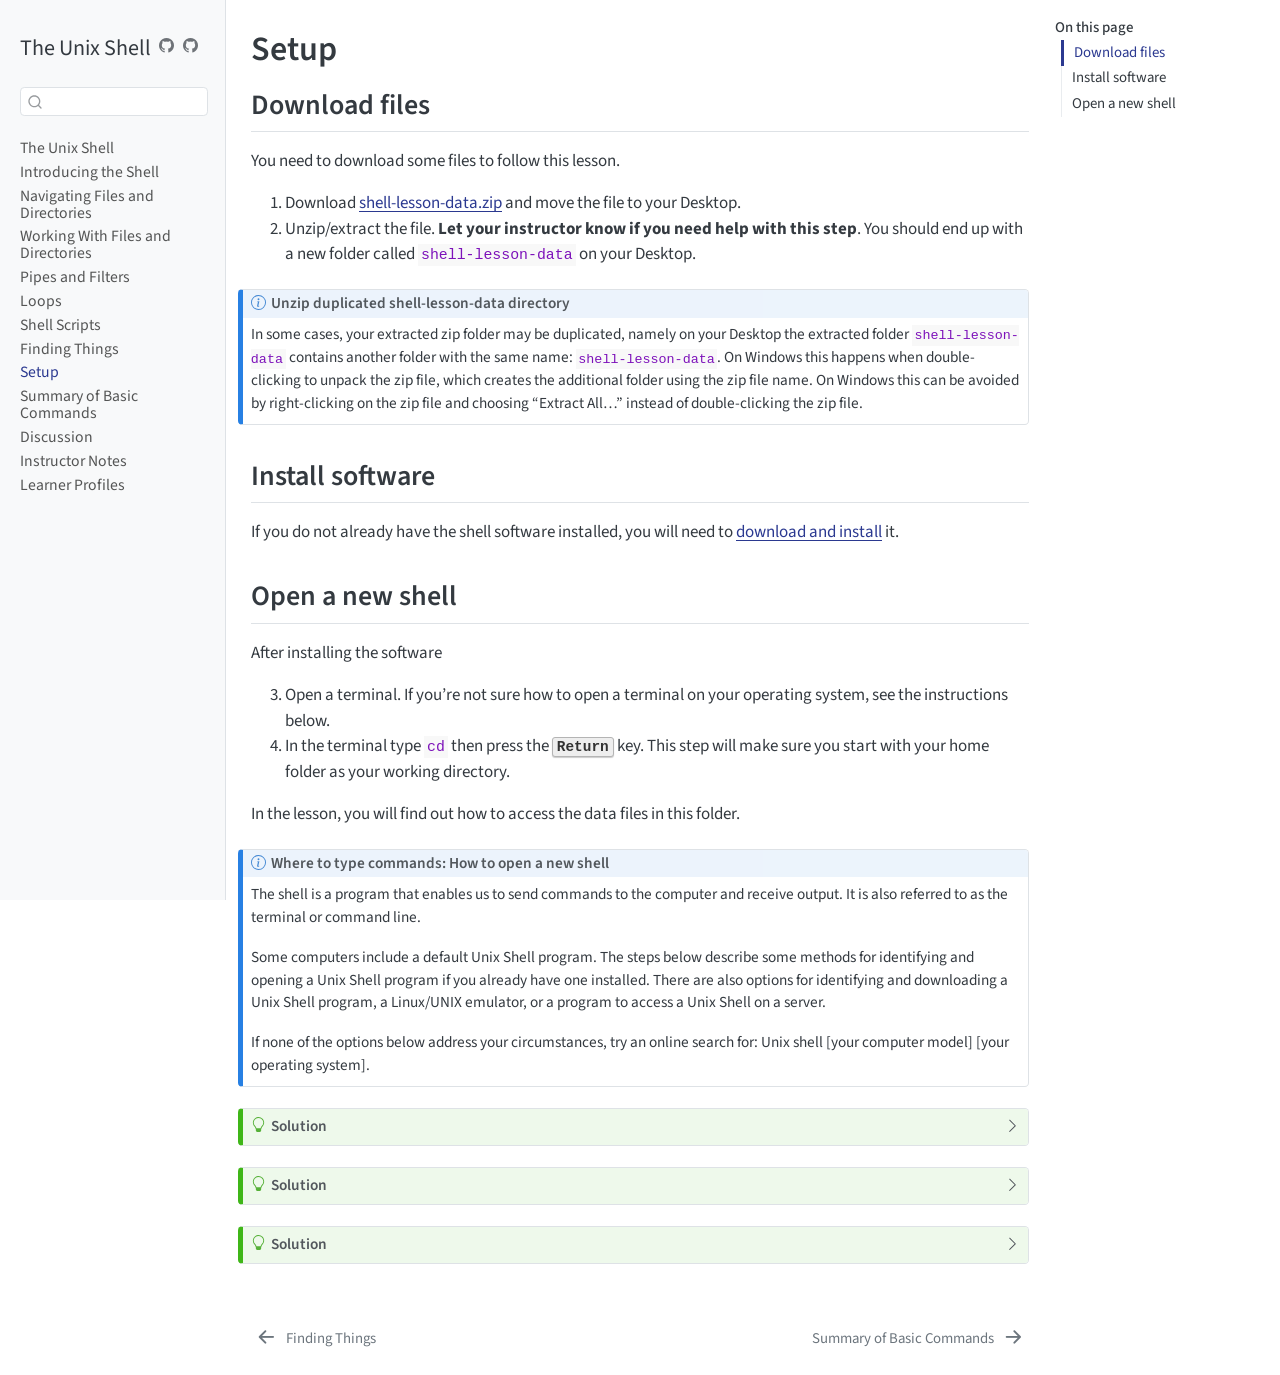
<file: docs/setup.html>
<!DOCTYPE html>
<html xmlns="http://www.w3.org/1999/xhtml" lang="en" xml:lang="en"><head>

<meta charset="utf-8">
<meta name="generator" content="quarto-1.9.38">

<meta name="viewport" content="width=device-width, initial-scale=1.0, user-scalable=yes">


<title>Setup – The Unix Shell</title>
<style>
/* Default styles provided by pandoc.
** See https://pandoc.org/MANUAL.html#variables-for-html for config info.
*/
code{white-space: pre-wrap;}
span.smallcaps{font-variant: small-caps;}
div.columns{display: flex; gap: min(4vw, 1.5em);}
div.column{flex: auto; overflow-x: auto;}
div.hanging-indent{margin-left: 1.5em; text-indent: -1.5em;}
ul.task-list{list-style: none;}
ul.task-list li input[type="checkbox"] {
  width: 0.8em;
  margin: 0 0.8em 0.2em -1em; /* quarto-specific, see https://github.com/quarto-dev/quarto-cli/issues/4556 */ 
  vertical-align: middle;
}
</style>


<script src="site_libs/quarto-nav/quarto-nav.js"></script>
<script src="site_libs/quarto-nav/headroom.min.js"></script>
<script src="site_libs/clipboard/clipboard.min.js"></script>
<script src="site_libs/quarto-search/autocomplete.umd.js"></script>
<script src="site_libs/quarto-search/fuse.min.js"></script>
<script src="site_libs/quarto-search/quarto-search.js"></script>
<meta name="quarto:offset" content="./">
<link href="./reference.html" rel="next">
<link href="./07-find.html" rel="prev">
<script src="site_libs/quarto-html/quarto.js" type="module"></script>
<script src="site_libs/quarto-html/tabsets/tabsets.js" type="module"></script>
<script src="site_libs/quarto-html/popper.min.js"></script>
<script src="site_libs/quarto-html/tippy.umd.min.js"></script>
<script src="site_libs/quarto-html/anchor.min.js"></script>
<link href="site_libs/quarto-html/tippy.css" rel="stylesheet">
<link href="site_libs/quarto-html/quarto-syntax-highlighting-15634bcf2e68342d4ad2dfa704d543f6.css" rel="stylesheet" id="quarto-text-highlighting-styles">
<script src="site_libs/bootstrap/bootstrap.min.js"></script>
<link href="site_libs/bootstrap/bootstrap-icons.css" rel="stylesheet">
<link href="site_libs/bootstrap/bootstrap-d099bbf68dda2fcb8e51eb793c421ddb.min.css" rel="stylesheet" append-hash="true" id="quarto-bootstrap" data-mode="light">
<script id="quarto-search-options" type="application/json">{
  "location": "sidebar",
  "copy-button": false,
  "collapse-after": 3,
  "panel-placement": "start",
  "type": "textbox",
  "limit": 50,
  "keyboard-shortcut": [
    "f",
    "/",
    "s"
  ],
  "show-item-context": false,
  "language": {
    "search-no-results-text": "No results",
    "search-matching-documents-text": "matching documents",
    "search-copy-link-title": "Copy link to search",
    "search-hide-matches-text": "Hide additional matches",
    "search-more-match-text": "more match in this document",
    "search-more-matches-text": "more matches in this document",
    "search-clear-button-title": "Clear",
    "search-text-placeholder": "",
    "search-detached-cancel-button-title": "Cancel",
    "search-submit-button-title": "Submit",
    "search-label": "Search"
  }
}</script>


</head>

<body class="nav-sidebar docked quarto-light">

<div id="quarto-search-results"></div>
  <header id="quarto-header" class="headroom fixed-top">
  <nav class="quarto-secondary-nav">
    <div class="container-fluid d-flex">
      <button type="button" class="quarto-btn-toggle btn" data-bs-toggle="collapse" role="button" data-bs-target=".quarto-sidebar-collapse-item" aria-controls="quarto-sidebar" aria-expanded="false" aria-label="Toggle sidebar navigation" onclick="if (window.quartoToggleHeadroom) { window.quartoToggleHeadroom(); }">
        <i class="bi bi-layout-text-sidebar-reverse"></i>
      </button>
        <nav class="quarto-page-breadcrumbs" aria-label="breadcrumb"><ol class="breadcrumb"><li class="breadcrumb-item"><a href="./setup.html"><span class="chapter-title">Setup</span></a></li></ol></nav>
        <a class="flex-grow-1" role="navigation" data-bs-toggle="collapse" data-bs-target=".quarto-sidebar-collapse-item" aria-controls="quarto-sidebar" aria-expanded="false" aria-label="Toggle sidebar navigation" onclick="if (window.quartoToggleHeadroom) { window.quartoToggleHeadroom(); }">      
        </a>
      <button type="button" class="btn quarto-search-button" aria-label="Search" onclick="window.quartoOpenSearch();">
        <i class="bi bi-search"></i>
      </button>
    </div>
  </nav>
</header>
<!-- content -->
<div id="quarto-content" class="quarto-container page-columns page-rows-contents page-layout-article">
<!-- sidebar -->
  <nav id="quarto-sidebar" class="sidebar collapse collapse-horizontal quarto-sidebar-collapse-item sidebar-navigation docked overflow-auto">
    <div class="pt-lg-2 mt-2 text-left sidebar-header">
    <div class="sidebar-title mb-0 py-0">
      <a href="./">The Unix Shell</a> 
        <div class="sidebar-tools-main">
    <a href="https://github.com/swcarpentry/shell-novice" title="" class="quarto-navigation-tool px-1" aria-label=""><i class="bi bi-github"></i></a>
    <a href="https://github.com/swcarpentry/shell-novice" title="Source Code" class="quarto-navigation-tool px-1" aria-label="Source Code"><i class="bi bi-github"></i></a>
</div>
    </div>
      </div>
        <div class="mt-2 flex-shrink-0 align-items-center">
        <div class="sidebar-search">
        <div id="quarto-search" class="" title="Search"></div>
        </div>
        </div>
    <div class="sidebar-menu-container"> 
    <ul class="list-unstyled mt-1">
        <li class="sidebar-item">
  <div class="sidebar-item-container"> 
  <a href="./index.html" class="sidebar-item-text sidebar-link"><span class="chapter-title">The Unix Shell</span></a>
  </div>
</li>
        <li class="sidebar-item">
  <div class="sidebar-item-container"> 
  <a href="./01-intro.html" class="sidebar-item-text sidebar-link"><span class="chapter-title">Introducing the Shell</span></a>
  </div>
</li>
        <li class="sidebar-item">
  <div class="sidebar-item-container"> 
  <a href="./02-filedir.html" class="sidebar-item-text sidebar-link"><span class="chapter-title">Navigating Files and Directories</span></a>
  </div>
</li>
        <li class="sidebar-item">
  <div class="sidebar-item-container"> 
  <a href="./03-create.html" class="sidebar-item-text sidebar-link"><span class="chapter-title">Working With Files and Directories</span></a>
  </div>
</li>
        <li class="sidebar-item">
  <div class="sidebar-item-container"> 
  <a href="./04-pipefilter.html" class="sidebar-item-text sidebar-link"><span class="chapter-title">Pipes and Filters</span></a>
  </div>
</li>
        <li class="sidebar-item">
  <div class="sidebar-item-container"> 
  <a href="./05-loop.html" class="sidebar-item-text sidebar-link"><span class="chapter-title">Loops</span></a>
  </div>
</li>
        <li class="sidebar-item">
  <div class="sidebar-item-container"> 
  <a href="./06-script.html" class="sidebar-item-text sidebar-link"><span class="chapter-title">Shell Scripts</span></a>
  </div>
</li>
        <li class="sidebar-item">
  <div class="sidebar-item-container"> 
  <a href="./07-find.html" class="sidebar-item-text sidebar-link"><span class="chapter-title">Finding Things</span></a>
  </div>
</li>
        <li class="sidebar-item">
  <div class="sidebar-item-container"> 
  <a href="./setup.html" class="sidebar-item-text sidebar-link active"><span class="chapter-title">Setup</span></a>
  </div>
</li>
        <li class="sidebar-item">
  <div class="sidebar-item-container"> 
  <a href="./reference.html" class="sidebar-item-text sidebar-link"><span class="chapter-title">Summary of Basic Commands</span></a>
  </div>
</li>
        <li class="sidebar-item">
  <div class="sidebar-item-container"> 
  <a href="./discuss.html" class="sidebar-item-text sidebar-link"><span class="chapter-title">Discussion</span></a>
  </div>
</li>
        <li class="sidebar-item">
  <div class="sidebar-item-container"> 
  <a href="./instructor-notes.html" class="sidebar-item-text sidebar-link"><span class="chapter-title">Instructor Notes</span></a>
  </div>
</li>
        <li class="sidebar-item">
  <div class="sidebar-item-container"> 
  <a href="./learner-profiles.html" class="sidebar-item-text sidebar-link"><span class="chapter-title">Learner Profiles</span></a>
  </div>
</li>
    </ul>
    </div>
</nav>
<div id="quarto-sidebar-glass" class="quarto-sidebar-collapse-item" data-bs-toggle="collapse" data-bs-target=".quarto-sidebar-collapse-item"></div>
<!-- margin-sidebar -->
    <div id="quarto-margin-sidebar" class="sidebar margin-sidebar">
        <nav id="TOC" role="doc-toc" class="toc-active">
    <h2 id="toc-title">On this page</h2>
   
  <ul>
  <li><a href="#download-files" id="toc-download-files" class="nav-link active" data-scroll-target="#download-files">Download files</a></li>
  <li><a href="#install-software" id="toc-install-software" class="nav-link" data-scroll-target="#install-software">Install software</a></li>
  <li><a href="#open-a-new-shell" id="toc-open-a-new-shell" class="nav-link" data-scroll-target="#open-a-new-shell">Open a new shell</a></li>
  </ul>
</nav>
    </div>
<!-- main -->
<main class="content" id="quarto-document-content">

<header id="title-block-header" class="quarto-title-block default">
<div class="quarto-title">
<h1 class="title"><span class="chapter-title">Setup</span></h1>
</div>



<div class="quarto-title-meta">

    
  
    
  </div>
  


</header>


<section id="download-files" class="level2">
<h2 class="anchored" data-anchor-id="download-files">Download files</h2>
<p>You need to download some files to follow this lesson.</p>
<ol type="1">
<li>Download <a href="data/shell-lesson-data.zip">shell-lesson-data.zip</a> and move the file to your Desktop.</li>
<li>Unzip/extract the file. <strong>Let your instructor know if you need help with this step</strong>. You should end up with a new folder called <strong><code>shell-lesson-data</code></strong> on your Desktop.</li>
</ol>
<div class="callout callout-style-default callout-note callout-titled">
<div class="callout-header d-flex align-content-center">
<div class="callout-icon-container">
<i class="callout-icon"></i>
</div>
<div class="callout-title-container flex-fill">
<span class="screen-reader-only">Note</span>Unzip duplicated shell-lesson-data directory
</div>
</div>
<div class="callout-body-container callout-body">
<p>In some cases, your extracted zip folder may be duplicated, namely on your Desktop the extracted folder <strong><code>shell-lesson-data</code></strong> contains another folder with the same name: <strong><code>shell-lesson-data</code></strong>. On Windows this happens when double-clicking to unpack the zip file, which creates the additional folder using the zip file name. On Windows this can be avoided by right-clicking on the zip file and choosing “Extract All…” instead of double-clicking the zip file.</p>
</div>
</div>
</section>
<section id="install-software" class="level2">
<h2 class="anchored" data-anchor-id="install-software">Install software</h2>
<p>If you do not already have the shell software installed, you will need to <a href="https://carpentries.github.io/workshop-template/install_instructions/#shell">download and install</a> it.</p>
</section>
<section id="open-a-new-shell" class="level2">
<h2 class="anchored" data-anchor-id="open-a-new-shell">Open a new shell</h2>
<p>After installing the software</p>
<ol start="3" type="1">
<li>Open a terminal. If you’re not sure how to open a terminal on your operating system, see the instructions below.</li>
<li>In the terminal type <code>cd</code> then press the <kbd>Return</kbd> key. This step will make sure you start with your home folder as your working directory.</li>
</ol>
<p>In the lesson, you will find out how to access the data files in this folder.</p>
<div class="callout callout-style-default callout-note callout-titled">
<div class="callout-header d-flex align-content-center">
<div class="callout-icon-container">
<i class="callout-icon"></i>
</div>
<div class="callout-title-container flex-fill">
<span class="screen-reader-only">Note</span>Where to type commands: How to open a new shell
</div>
</div>
<div class="callout-body-container callout-body">
<p>The shell is a program that enables us to send commands to the computer and receive output. It is also referred to as the terminal or command line.</p>
<p>Some computers include a default Unix Shell program. The steps below describe some methods for identifying and opening a Unix Shell program if you already have one installed. There are also options for identifying and downloading a Unix Shell program, a Linux/UNIX emulator, or a program to access a Unix Shell on a server.</p>
<p>If none of the options below address your circumstances, try an online search for: Unix shell [your computer model] [your operating system].</p>
</div>
</div>
<div class="callout callout-style-default callout-tip callout-titled" title="Solution">
<div class="callout-header d-flex align-content-center collapsed" data-bs-toggle="collapse" data-bs-target=".callout-3-contents" aria-controls="callout-3" aria-expanded="false" aria-label="Toggle callout">
<div class="callout-icon-container">
<i class="callout-icon"></i>
</div>
<div class="callout-title-container flex-fill">
<span class="screen-reader-only">Tip</span>Solution
</div>
<div class="callout-btn-toggle d-inline-block border-0 py-1 ps-1 pe-0 float-end"><i class="callout-toggle"></i></div>
</div>
<div id="callout-3" class="callout-3-contents callout-collapse collapse">
<section id="windows" class="level3 callout-body-container callout-body">
<h3 class="anchored" data-anchor-id="windows">Windows</h3>
<p>Computers with Windows operating systems do not automatically have a Unix Shell program installed. In this lesson, we encourage you to use an emulator included in <a href="https://carpentries.github.io/workshop-template/install_instructions/#shell">Git for Windows</a>, which gives you access to both Bash shell commands and Git.</p>
<p>Once installed, you can open a terminal by running the program Git Bash from the Windows start menu.</p>
<p><strong>For advanced users:</strong></p>
<p>As an alternative to Git for Windows you may wish to <a href="https://learn.microsoft.com/en-us/windows/wsl/install">Install the Windows Subsystem for Linux</a> which gives access to a Bash shell command-line tool in Windows 10 and above.</p>
<p>Please note that commands in the Windows Subsystem for Linux (WSL) may differ slightly from those shown in the lesson or presented in the workshop.</p>
</section>
</div>
</div>
<div class="callout callout-style-default callout-tip callout-titled" title="Solution">
<div class="callout-header d-flex align-content-center collapsed" data-bs-toggle="collapse" data-bs-target=".callout-4-contents" aria-controls="callout-4" aria-expanded="false" aria-label="Toggle callout">
<div class="callout-icon-container">
<i class="callout-icon"></i>
</div>
<div class="callout-title-container flex-fill">
<span class="screen-reader-only">Tip</span>Solution
</div>
<div class="callout-btn-toggle d-inline-block border-0 py-1 ps-1 pe-0 float-end"><i class="callout-toggle"></i></div>
</div>
<div id="callout-4" class="callout-4-contents callout-collapse collapse">
<section id="macos" class="level3 callout-body-container callout-body">
<h3 class="anchored" data-anchor-id="macos">MacOS</h3>
<p>For a Mac computer running macOS Mojave or earlier releases, the default Unix Shell is Bash. For a Mac computer running macOS Catalina or later releases, the default Unix Shell is Zsh. Your default shell is available via the Terminal program within your Utilities folder.</p>
<p>To open Terminal, try one or both of the following:</p>
<ul>
<li>In Finder, select the Go menu, then select Utilities. Locate Terminal in the Utilities folder and open it.</li>
<li>Use the Mac ‘Spotlight’ computer search function. Search for: <code>Terminal</code> and press <kbd>Return</kbd>.</li>
</ul>
<p>To check if your machine is set up to use something other than Bash, type <code>echo $SHELL</code> in your terminal window.</p>
<p>If your machine is set up to use something other than Bash, you can run it by opening a terminal and typing <code>bash</code>.</p>
<p><a href="https://support.apple.com/en-ke/guide/terminal/welcome/mac">How to Use Terminal on a Mac</a></p>
</section>
</div>
</div>
<div class="callout callout-style-default callout-tip callout-titled" title="Solution">
<div class="callout-header d-flex align-content-center collapsed" data-bs-toggle="collapse" data-bs-target=".callout-5-contents" aria-controls="callout-5" aria-expanded="false" aria-label="Toggle callout">
<div class="callout-icon-container">
<i class="callout-icon"></i>
</div>
<div class="callout-title-container flex-fill">
<span class="screen-reader-only">Tip</span>Solution
</div>
<div class="callout-btn-toggle d-inline-block border-0 py-1 ps-1 pe-0 float-end"><i class="callout-toggle"></i></div>
</div>
<div id="callout-5" class="callout-5-contents callout-collapse collapse">
<section id="linux" class="level3 callout-body-container callout-body">
<h3 class="anchored" data-anchor-id="linux">Linux</h3>
<p>The default Unix Shell for Linux operating systems is usually Bash. On most versions of Linux, it is accessible by running the <a href="https://help.gnome.org/users/gnome-terminal/stable/">Gnome Terminal</a> or <a href="https://konsole.kde.org/">KDE Konsole</a> or <a href="https://en.wikipedia.org/wiki/Xterm">xterm</a>, which can be found via the applications menu or the search bar. If your machine is set up to use something other than Bash, you can run it by opening a terminal and typing <code>bash</code>.</p>
</section>
</div>
</div>


</section>

</main> <!-- /main -->
<script id="quarto-html-after-body" type="application/javascript">
  window.document.addEventListener("DOMContentLoaded", function (event) {
    const icon = "";
    const anchorJS = new window.AnchorJS();
    anchorJS.options = {
      placement: 'right',
      icon: icon
    };
    anchorJS.add('.anchored');
    const isCodeAnnotation = (el) => {
      for (const clz of el.classList) {
        if (clz.startsWith('code-annotation-')) {                     
          return true;
        }
      }
      return false;
    }
    const onCopySuccess = function(e) {
      // button target
      const button = e.trigger;
      // don't keep focus
      button.blur();
      // flash "checked"
      button.classList.add('code-copy-button-checked');
      var currentTitle = button.getAttribute("title");
      button.setAttribute("title", "Copied!");
      let tooltip;
      if (window.bootstrap) {
        button.setAttribute("data-bs-toggle", "tooltip");
        button.setAttribute("data-bs-placement", "left");
        button.setAttribute("data-bs-title", "Copied!");
        tooltip = new bootstrap.Tooltip(button, 
          { trigger: "manual", 
            customClass: "code-copy-button-tooltip",
            offset: [0, -8]});
        tooltip.show();    
      }
      setTimeout(function() {
        if (tooltip) {
          tooltip.hide();
          button.removeAttribute("data-bs-title");
          button.removeAttribute("data-bs-toggle");
          button.removeAttribute("data-bs-placement");
        }
        button.setAttribute("title", currentTitle);
        button.classList.remove('code-copy-button-checked');
      }, 1000);
      // clear code selection
      e.clearSelection();
    }
    const getTextToCopy = function(trigger) {
      const outerScaffold = trigger.parentElement.cloneNode(true);
      const codeEl = outerScaffold.querySelector('code');
      for (const childEl of codeEl.children) {
        if (isCodeAnnotation(childEl)) {
          childEl.remove();
        }
      }
      return codeEl.innerText;
    }
    const clipboard = new window.ClipboardJS('.code-copy-button:not([data-in-quarto-modal])', {
      text: getTextToCopy
    });
    clipboard.on('success', onCopySuccess);
    if (window.document.getElementById('quarto-embedded-source-code-modal')) {
      const clipboardModal = new window.ClipboardJS('.code-copy-button[data-in-quarto-modal]', {
        text: getTextToCopy,
        container: window.document.getElementById('quarto-embedded-source-code-modal')
      });
      clipboardModal.on('success', onCopySuccess);
    }
      var localhostRegex = new RegExp(/^(?:http|https):\/\/localhost\:?[0-9]*\//);
      var mailtoRegex = new RegExp(/^mailto:/);
        var filterRegex = new RegExp('/' + window.location.host + '/');
      var isInternal = (href) => {
          return filterRegex.test(href) || localhostRegex.test(href) || mailtoRegex.test(href);
      }
      // Inspect non-navigation links and adorn them if external
     var links = window.document.querySelectorAll('a[href]:not(.nav-link):not(.navbar-brand):not(.toc-action):not(.sidebar-link):not(.sidebar-item-toggle):not(.pagination-link):not(.no-external):not([aria-hidden]):not(.dropdown-item):not(.quarto-navigation-tool):not(.about-link)');
      for (var i=0; i<links.length; i++) {
        const link = links[i];
        if (!isInternal(link.href)) {
          // undo the damage that might have been done by quarto-nav.js in the case of
          // links that we want to consider external
          if (link.dataset.originalHref !== undefined) {
            link.href = link.dataset.originalHref;
          }
        }
      }
    function tippyHover(el, contentFn, onTriggerFn, onUntriggerFn) {
      const config = {
        allowHTML: true,
        maxWidth: 500,
        delay: 100,
        arrow: false,
        appendTo: function(el) {
            return el.parentElement;
        },
        interactive: true,
        interactiveBorder: 10,
        theme: 'quarto',
        placement: 'bottom-start',
      };
      if (contentFn) {
        config.content = contentFn;
      }
      if (onTriggerFn) {
        config.onTrigger = onTriggerFn;
      }
      if (onUntriggerFn) {
        config.onUntrigger = onUntriggerFn;
      }
      window.tippy(el, config); 
    }
    const noterefs = window.document.querySelectorAll('a[role="doc-noteref"]');
    for (var i=0; i<noterefs.length; i++) {
      const ref = noterefs[i];
      tippyHover(ref, function() {
        // use id or data attribute instead here
        let href = ref.getAttribute('data-footnote-href') || ref.getAttribute('href');
        try { href = new URL(href).hash; } catch {}
        const id = href.replace(/^#\/?/, "");
        const note = window.document.getElementById(id);
        if (note) {
          return note.innerHTML;
        } else {
          return "";
        }
      });
    }
    const xrefs = window.document.querySelectorAll('a.quarto-xref');
    const processXRef = (id, note) => {
      // Strip column container classes
      const stripColumnClz = (el) => {
        el.classList.remove("page-full", "page-columns");
        if (el.children) {
          for (const child of el.children) {
            stripColumnClz(child);
          }
        }
      }
      stripColumnClz(note)
      if (id === null || id.startsWith('sec-')) {
        // Special case sections, only their first couple elements
        const container = document.createElement("div");
        if (note.children && note.children.length > 2) {
          container.appendChild(note.children[0].cloneNode(true));
          for (let i = 1; i < note.children.length; i++) {
            const child = note.children[i];
            if (child.tagName === "P" && child.innerText === "") {
              continue;
            } else {
              container.appendChild(child.cloneNode(true));
              break;
            }
          }
          if (window.Quarto?.typesetMath) {
            window.Quarto.typesetMath(container);
          }
          return container.innerHTML
        } else {
          if (window.Quarto?.typesetMath) {
            window.Quarto.typesetMath(note);
          }
          return note.innerHTML;
        }
      } else {
        // Remove any anchor links if they are present
        const anchorLink = note.querySelector('a.anchorjs-link');
        if (anchorLink) {
          anchorLink.remove();
        }
        if (window.Quarto?.typesetMath) {
          window.Quarto.typesetMath(note);
        }
        if (note.classList.contains("callout")) {
          return note.outerHTML;
        } else {
          return note.innerHTML;
        }
      }
    }
    for (var i=0; i<xrefs.length; i++) {
      const xref = xrefs[i];
      tippyHover(xref, undefined, function(instance) {
        instance.disable();
        let url = xref.getAttribute('href');
        let hash = undefined; 
        if (url.startsWith('#')) {
          hash = url;
        } else {
          try { hash = new URL(url).hash; } catch {}
        }
        if (hash) {
          const id = hash.replace(/^#\/?/, "");
          const note = window.document.getElementById(id);
          if (note !== null) {
            try {
              const html = processXRef(id, note.cloneNode(true));
              instance.setContent(html);
            } finally {
              instance.enable();
              instance.show();
            }
          } else {
            // See if we can fetch this
            fetch(url.split('#')[0])
            .then(res => res.text())
            .then(html => {
              const parser = new DOMParser();
              const htmlDoc = parser.parseFromString(html, "text/html");
              const note = htmlDoc.getElementById(id);
              if (note !== null) {
                const html = processXRef(id, note);
                instance.setContent(html);
              } 
            }).finally(() => {
              instance.enable();
              instance.show();
            });
          }
        } else {
          // See if we can fetch a full url (with no hash to target)
          // This is a special case and we should probably do some content thinning / targeting
          fetch(url)
          .then(res => res.text())
          .then(html => {
            const parser = new DOMParser();
            const htmlDoc = parser.parseFromString(html, "text/html");
            const note = htmlDoc.querySelector('main.content');
            if (note !== null) {
              // This should only happen for chapter cross references
              // (since there is no id in the URL)
              // remove the first header
              if (note.children.length > 0 && note.children[0].tagName === "HEADER") {
                note.children[0].remove();
              }
              const html = processXRef(null, note);
              instance.setContent(html);
            } 
          }).finally(() => {
            instance.enable();
            instance.show();
          });
        }
      }, function(instance) {
      });
    }
        let selectedAnnoteEl;
        const selectorForAnnotation = ( cell, annotation) => {
          let cellAttr = 'data-code-cell="' + cell + '"';
          let lineAttr = 'data-code-annotation="' +  annotation + '"';
          const selector = 'span[' + cellAttr + '][' + lineAttr + ']';
          return selector;
        }
        const selectCodeLines = (annoteEl) => {
          const doc = window.document;
          const targetCell = annoteEl.getAttribute("data-target-cell");
          const targetAnnotation = annoteEl.getAttribute("data-target-annotation");
          const annoteSpan = window.document.querySelector(selectorForAnnotation(targetCell, targetAnnotation));
          const lines = annoteSpan.getAttribute("data-code-lines").split(",");
          const lineIds = lines.map((line) => {
            return targetCell + "-" + line;
          })
          let top = null;
          let height = null;
          let parent = null;
          if (lineIds.length > 0) {
              //compute the position of the single el (top and bottom and make a div)
              const el = window.document.getElementById(lineIds[0]);
              top = el.offsetTop;
              height = el.offsetHeight;
              parent = el.parentElement.parentElement;
            if (lineIds.length > 1) {
              const lastEl = window.document.getElementById(lineIds[lineIds.length - 1]);
              const bottom = lastEl.offsetTop + lastEl.offsetHeight;
              height = bottom - top;
            }
            if (top !== null && height !== null && parent !== null) {
              // cook up a div (if necessary) and position it 
              let div = window.document.getElementById("code-annotation-line-highlight");
              if (div === null) {
                div = window.document.createElement("div");
                div.setAttribute("id", "code-annotation-line-highlight");
                div.style.position = 'absolute';
                parent.appendChild(div);
              }
              div.style.top = top - 2 + "px";
              div.style.height = height + 4 + "px";
              div.style.left = 0;
              let gutterDiv = window.document.getElementById("code-annotation-line-highlight-gutter");
              if (gutterDiv === null) {
                gutterDiv = window.document.createElement("div");
                gutterDiv.setAttribute("id", "code-annotation-line-highlight-gutter");
                gutterDiv.style.position = 'absolute';
                const codeCell = window.document.getElementById(targetCell);
                const gutter = codeCell.querySelector('.code-annotation-gutter');
                gutter.appendChild(gutterDiv);
              }
              gutterDiv.style.top = top - 2 + "px";
              gutterDiv.style.height = height + 4 + "px";
            }
            selectedAnnoteEl = annoteEl;
          }
        };
        const unselectCodeLines = () => {
          const elementsIds = ["code-annotation-line-highlight", "code-annotation-line-highlight-gutter"];
          elementsIds.forEach((elId) => {
            const div = window.document.getElementById(elId);
            if (div) {
              div.remove();
            }
          });
          selectedAnnoteEl = undefined;
        };
          // Handle positioning of the toggle
      window.addEventListener(
        "resize",
        throttle(() => {
          elRect = undefined;
          if (selectedAnnoteEl) {
            selectCodeLines(selectedAnnoteEl);
          }
        }, 10)
      );
      function throttle(fn, ms) {
      let throttle = false;
      let timer;
        return (...args) => {
          if(!throttle) { // first call gets through
              fn.apply(this, args);
              throttle = true;
          } else { // all the others get throttled
              if(timer) clearTimeout(timer); // cancel #2
              timer = setTimeout(() => {
                fn.apply(this, args);
                timer = throttle = false;
              }, ms);
          }
        };
      }
        // Attach click handler to the DT
        const annoteDls = window.document.querySelectorAll('dt[data-target-cell]');
        for (const annoteDlNode of annoteDls) {
          annoteDlNode.addEventListener('click', (event) => {
            const clickedEl = event.target;
            if (clickedEl !== selectedAnnoteEl) {
              unselectCodeLines();
              const activeEl = window.document.querySelector('dt[data-target-cell].code-annotation-active');
              if (activeEl) {
                activeEl.classList.remove('code-annotation-active');
              }
              selectCodeLines(clickedEl);
              clickedEl.classList.add('code-annotation-active');
            } else {
              // Unselect the line
              unselectCodeLines();
              clickedEl.classList.remove('code-annotation-active');
            }
          });
        }
    const findCites = (el) => {
      const parentEl = el.parentElement;
      if (parentEl) {
        const cites = parentEl.dataset.cites;
        if (cites) {
          return {
            el,
            cites: cites.split(' ')
          };
        } else {
          return findCites(el.parentElement)
        }
      } else {
        return undefined;
      }
    };
    var bibliorefs = window.document.querySelectorAll('a[role="doc-biblioref"]');
    for (var i=0; i<bibliorefs.length; i++) {
      const ref = bibliorefs[i];
      const citeInfo = findCites(ref);
      if (citeInfo) {
        tippyHover(citeInfo.el, function() {
          var popup = window.document.createElement('div');
          citeInfo.cites.forEach(function(cite) {
            var citeDiv = window.document.createElement('div');
            citeDiv.classList.add('hanging-indent');
            citeDiv.classList.add('csl-entry');
            var biblioDiv = window.document.getElementById('ref-' + cite);
            if (biblioDiv) {
              citeDiv.innerHTML = biblioDiv.innerHTML;
            }
            popup.appendChild(citeDiv);
          });
          return popup.innerHTML;
        });
      }
    }
  });
  </script>
<nav class="page-navigation">
  <div class="nav-page nav-page-previous">
      <a href="./07-find.html" class="pagination-link" aria-label="Finding Things">
        <i class="bi bi-arrow-left-short"></i> <span class="nav-page-text"><span class="chapter-title">Finding Things</span></span>
      </a>          
  </div>
  <div class="nav-page nav-page-next">
      <a href="./reference.html" class="pagination-link" aria-label="Summary of Basic Commands">
        <span class="nav-page-text"><span class="chapter-title">Summary of Basic Commands</span></span> <i class="bi bi-arrow-right-short"></i>
      </a>
  </div>
</nav>
</div> <!-- /content -->




</body></html>
</file>
<file: docs/site_libs/quarto-html/tippy.css>
.tippy-box[data-animation=fade][data-state=hidden]{opacity:0}[data-tippy-root]{max-width:calc(100vw - 10px)}.tippy-box{position:relative;background-color:#333;color:#fff;border-radius:4px;font-size:14px;line-height:1.4;white-space:normal;outline:0;transition-property:transform,visibility,opacity}.tippy-box[data-placement^=top]>.tippy-arrow{bottom:0}.tippy-box[data-placement^=top]>.tippy-arrow:before{bottom:-7px;left:0;border-width:8px 8px 0;border-top-color:initial;transform-origin:center top}.tippy-box[data-placement^=bottom]>.tippy-arrow{top:0}.tippy-box[data-placement^=bottom]>.tippy-arrow:before{top:-7px;left:0;border-width:0 8px 8px;border-bottom-color:initial;transform-origin:center bottom}.tippy-box[data-placement^=left]>.tippy-arrow{right:0}.tippy-box[data-placement^=left]>.tippy-arrow:before{border-width:8px 0 8px 8px;border-left-color:initial;right:-7px;transform-origin:center left}.tippy-box[data-placement^=right]>.tippy-arrow{left:0}.tippy-box[data-placement^=right]>.tippy-arrow:before{left:-7px;border-width:8px 8px 8px 0;border-right-color:initial;transform-origin:center right}.tippy-box[data-inertia][data-state=visible]{transition-timing-function:cubic-bezier(.54,1.5,.38,1.11)}.tippy-arrow{width:16px;height:16px;color:#333}.tippy-arrow:before{content:"";position:absolute;border-color:transparent;border-style:solid}.tippy-content{position:relative;padding:5px 9px;z-index:1}
</file>
<file: docs/site_libs/quarto-html/quarto-syntax-highlighting-15634bcf2e68342d4ad2dfa704d543f6.css>
/* quarto syntax highlight colors */
:root {
  --quarto-hl-ot-color: #003B4F;
  --quarto-hl-at-color: #657422;
  --quarto-hl-ss-color: #20794D;
  --quarto-hl-an-color: #5E5E5E;
  --quarto-hl-fu-color: #4758AB;
  --quarto-hl-st-color: #20794D;
  --quarto-hl-cf-color: #003B4F;
  --quarto-hl-op-color: #5E5E5E;
  --quarto-hl-er-color: #AD0000;
  --quarto-hl-bn-color: #AD0000;
  --quarto-hl-al-color: #AD0000;
  --quarto-hl-va-color: #111111;
  --quarto-hl-bu-color: inherit;
  --quarto-hl-ex-color: inherit;
  --quarto-hl-pp-color: #AD0000;
  --quarto-hl-in-color: #5E5E5E;
  --quarto-hl-vs-color: #20794D;
  --quarto-hl-wa-color: #5E5E5E;
  --quarto-hl-do-color: #5E5E5E;
  --quarto-hl-im-color: #00769E;
  --quarto-hl-ch-color: #20794D;
  --quarto-hl-dt-color: #AD0000;
  --quarto-hl-fl-color: #AD0000;
  --quarto-hl-co-color: #5E5E5E;
  --quarto-hl-cv-color: #5E5E5E;
  --quarto-hl-cn-color: #8f5902;
  --quarto-hl-sc-color: #5E5E5E;
  --quarto-hl-dv-color: #AD0000;
  --quarto-hl-kw-color: #003B4F;
}

/* other quarto variables */
:root {
  --quarto-font-monospace: SFMono-Regular, Menlo, Monaco, Consolas, "Liberation Mono", "Courier New", monospace;
}

/* syntax highlight based on Pandoc's rules */
pre > code.sourceCode > span {
  color: #003B4F;
}

code.sourceCode > span {
  color: #003B4F;
}

div.sourceCode,
div.sourceCode pre.sourceCode {
  color: #003B4F;
}

/* Normal */
code span {
  color: #003B4F;
}

/* Alert */
code span.al {
  color: #AD0000;
  font-style: inherit;
}

/* Annotation */
code span.an {
  color: #5E5E5E;
  font-style: inherit;
}

/* Attribute */
code span.at {
  color: #657422;
  font-style: inherit;
}

/* BaseN */
code span.bn {
  color: #AD0000;
  font-style: inherit;
}

/* BuiltIn */
code span.bu {
  font-style: inherit;
}

/* ControlFlow */
code span.cf {
  color: #003B4F;
  font-weight: bold;
  font-style: inherit;
}

/* Char */
code span.ch {
  color: #20794D;
  font-style: inherit;
}

/* Constant */
code span.cn {
  color: #8f5902;
  font-style: inherit;
}

/* Comment */
code span.co {
  color: #5E5E5E;
  font-style: inherit;
}

/* CommentVar */
code span.cv {
  color: #5E5E5E;
  font-style: italic;
}

/* Documentation */
code span.do {
  color: #5E5E5E;
  font-style: italic;
}

/* DataType */
code span.dt {
  color: #AD0000;
  font-style: inherit;
}

/* DecVal */
code span.dv {
  color: #AD0000;
  font-style: inherit;
}

/* Error */
code span.er {
  color: #AD0000;
  font-style: inherit;
}

/* Extension */
code span.ex {
  font-style: inherit;
}

/* Float */
code span.fl {
  color: #AD0000;
  font-style: inherit;
}

/* Function */
code span.fu {
  color: #4758AB;
  font-style: inherit;
}

/* Import */
code span.im {
  color: #00769E;
  font-style: inherit;
}

/* Information */
code span.in {
  color: #5E5E5E;
  font-style: inherit;
}

/* Keyword */
code span.kw {
  color: #003B4F;
  font-weight: bold;
  font-style: inherit;
}

/* Operator */
code span.op {
  color: #5E5E5E;
  font-style: inherit;
}

/* Other */
code span.ot {
  color: #003B4F;
  font-style: inherit;
}

/* Preprocessor */
code span.pp {
  color: #AD0000;
  font-style: inherit;
}

/* SpecialChar */
code span.sc {
  color: #5E5E5E;
  font-style: inherit;
}

/* SpecialString */
code span.ss {
  color: #20794D;
  font-style: inherit;
}

/* String */
code span.st {
  color: #20794D;
  font-style: inherit;
}

/* Variable */
code span.va {
  color: #111111;
  font-style: inherit;
}

/* VerbatimString */
code span.vs {
  color: #20794D;
  font-style: inherit;
}

/* Warning */
code span.wa {
  color: #5E5E5E;
  font-style: italic;
}

.prevent-inlining {
  content: "</";
}

/*# sourceMappingURL=f23921c56f73e400b49028c9186a1aa0.css.map */
</file>
